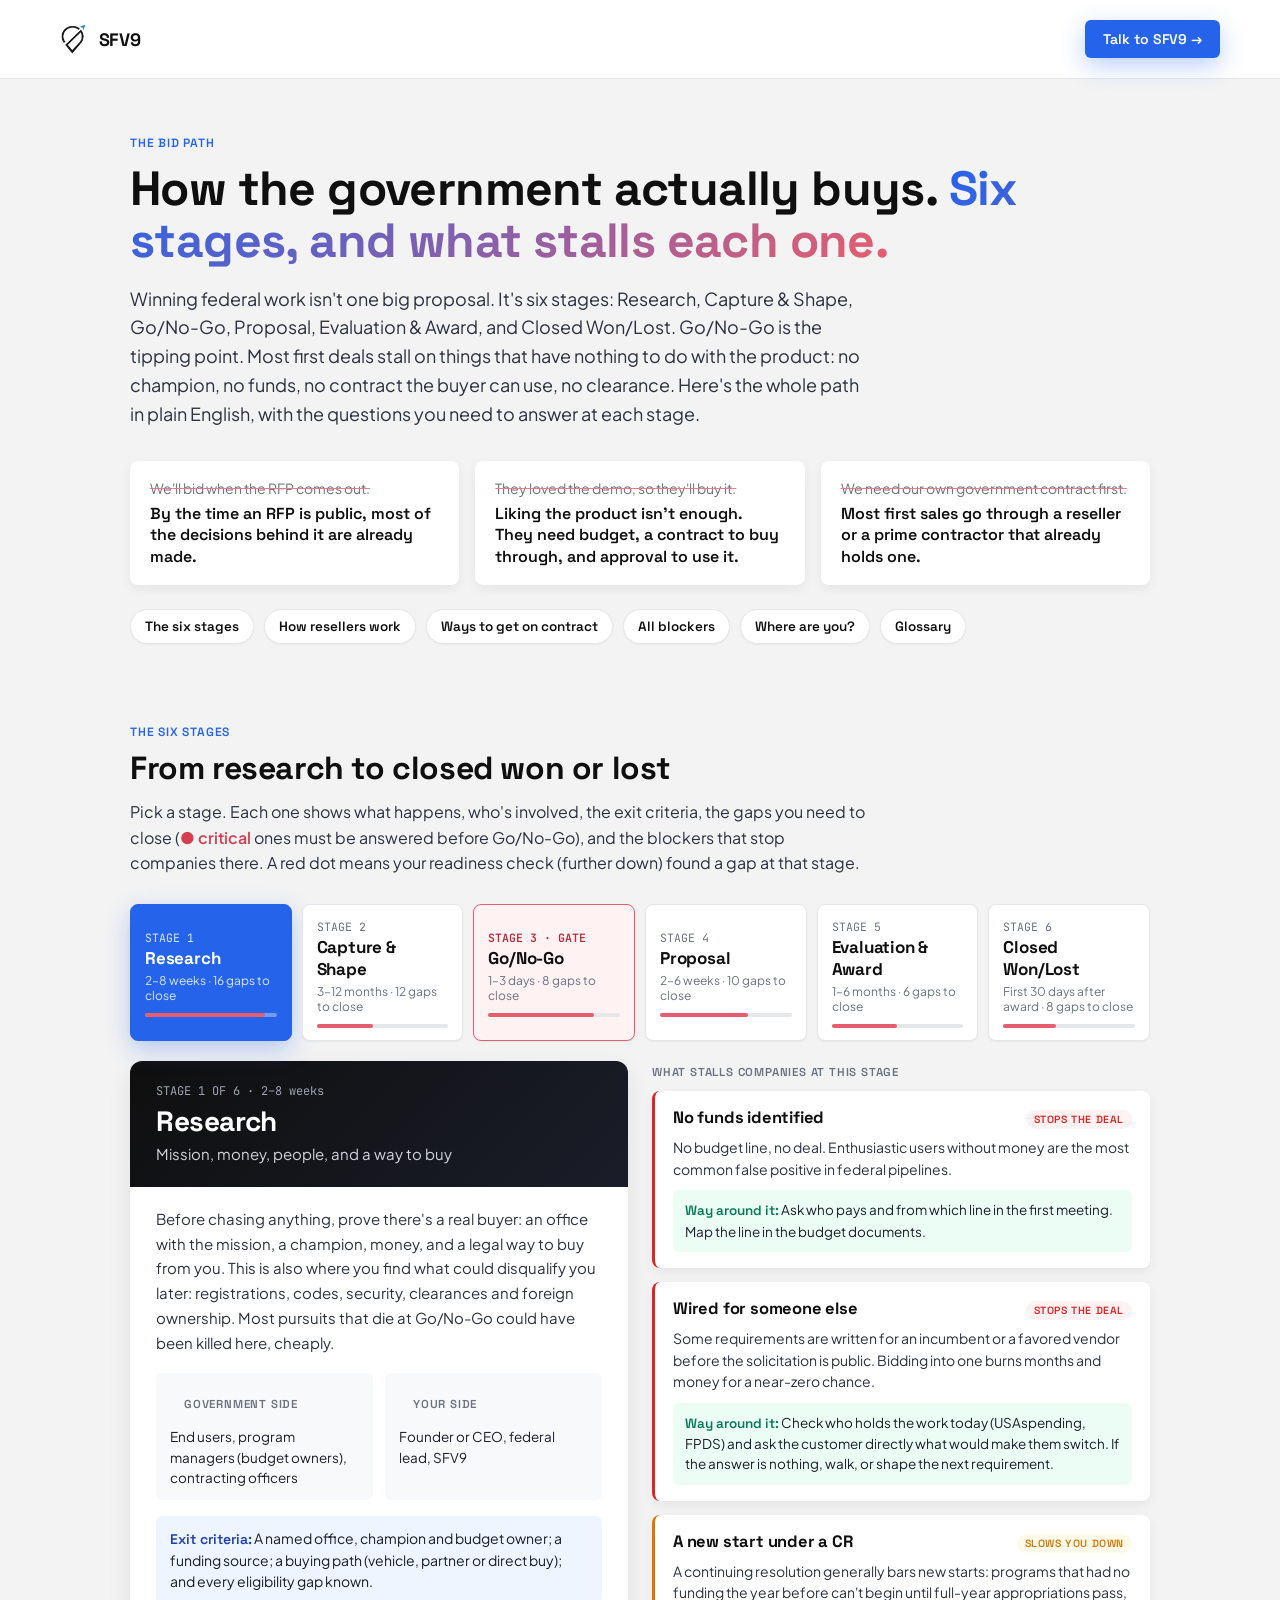
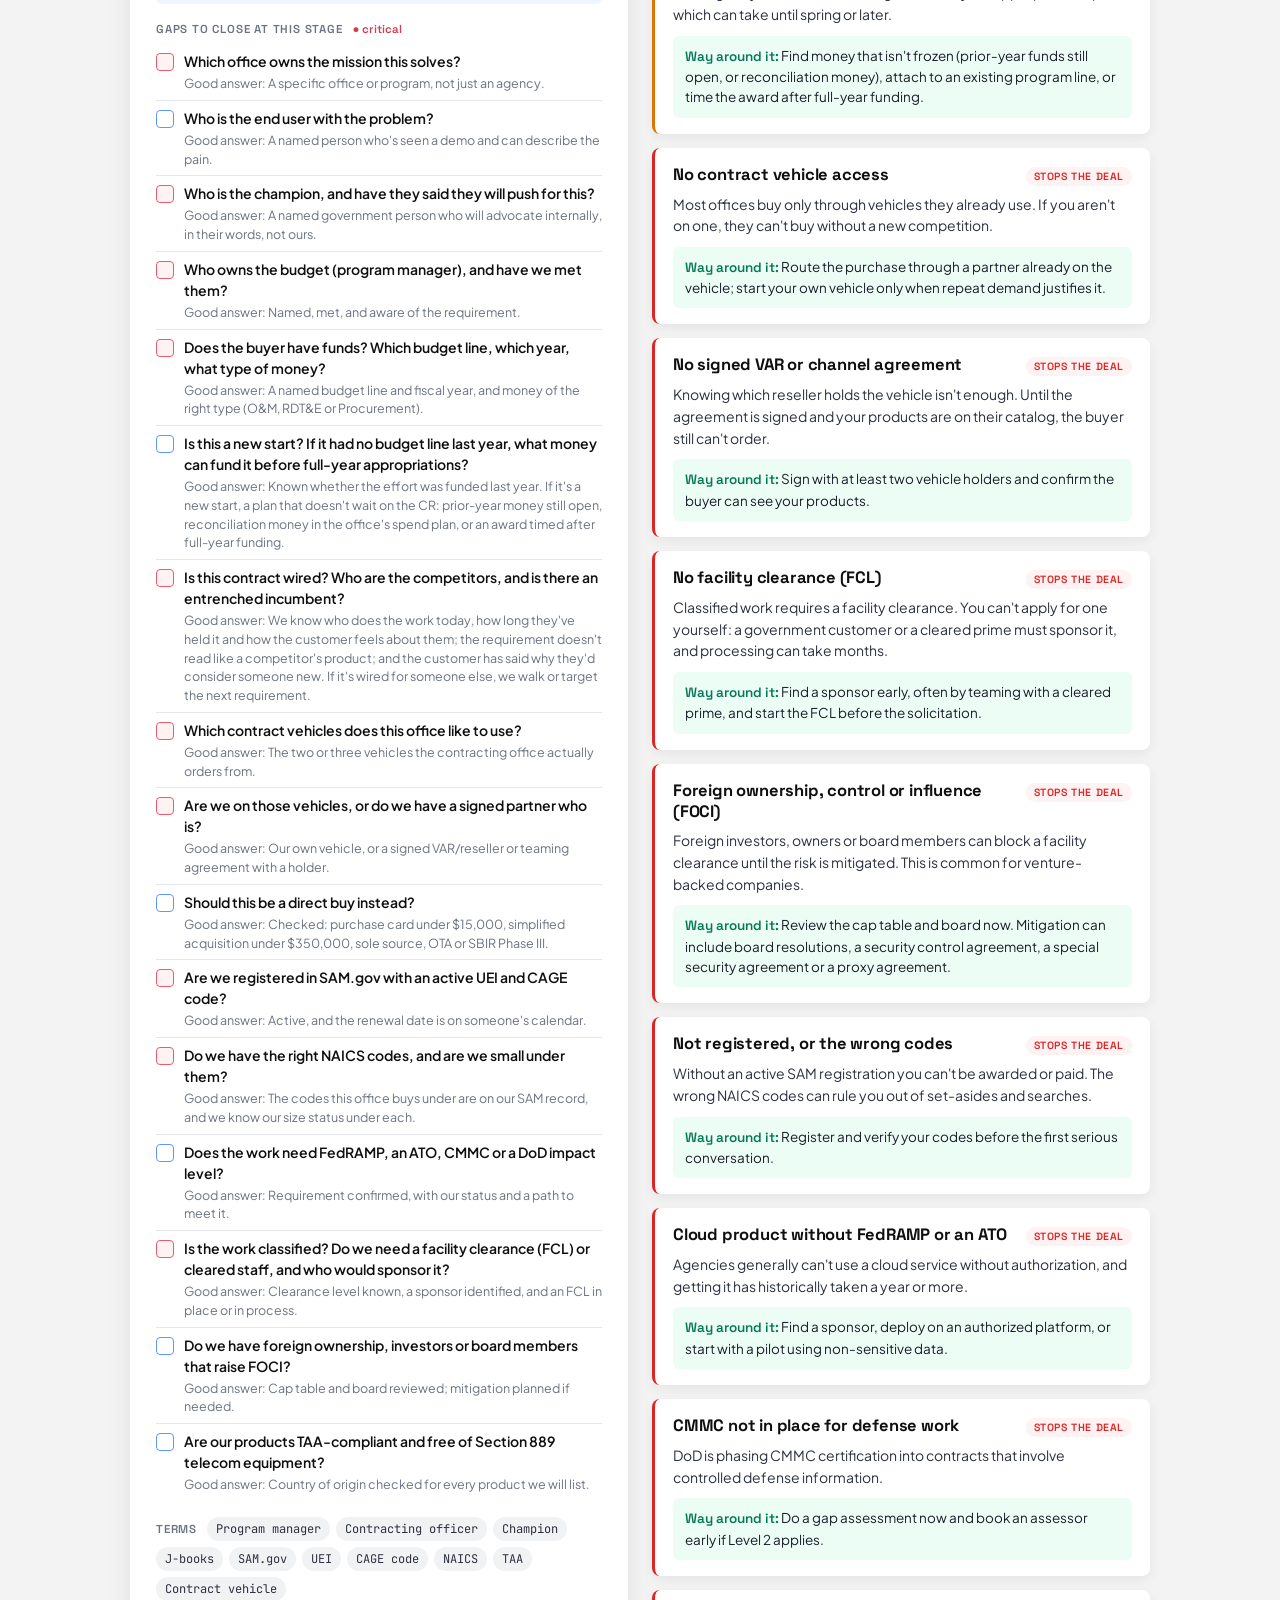
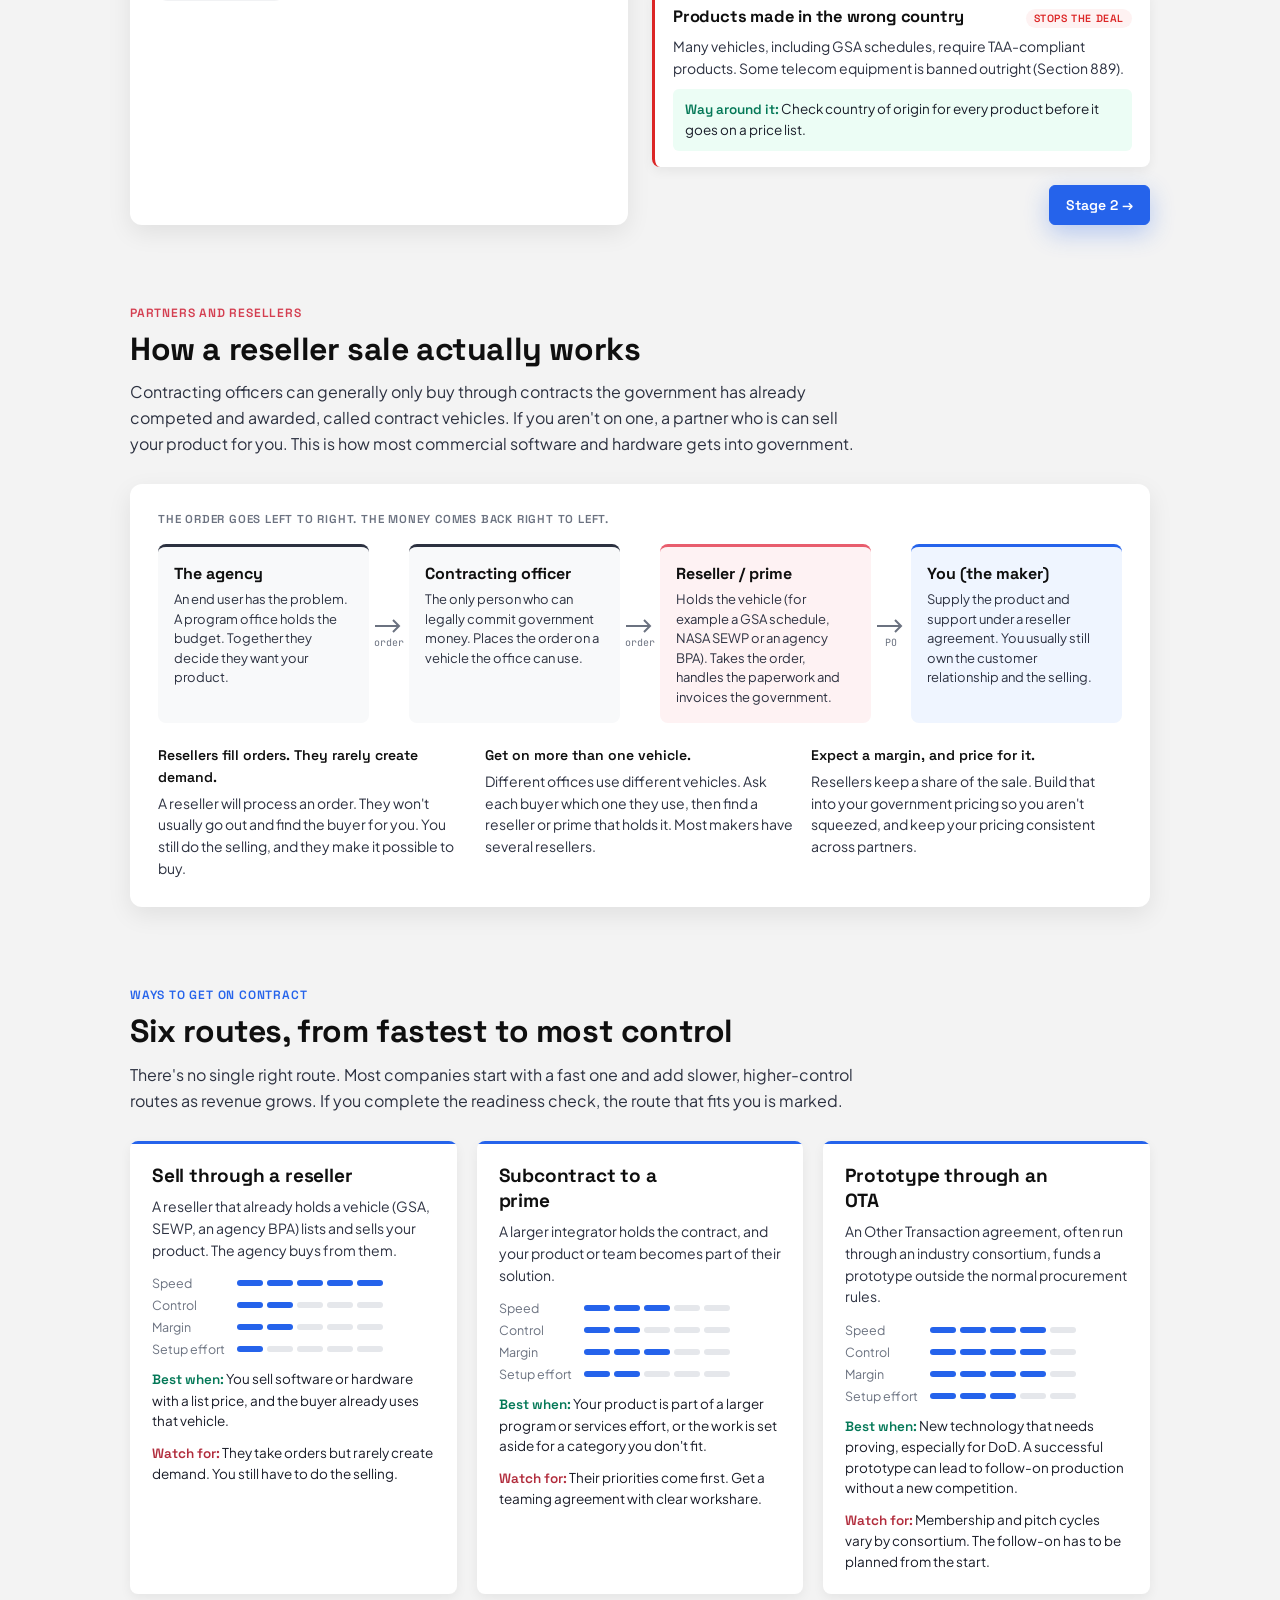
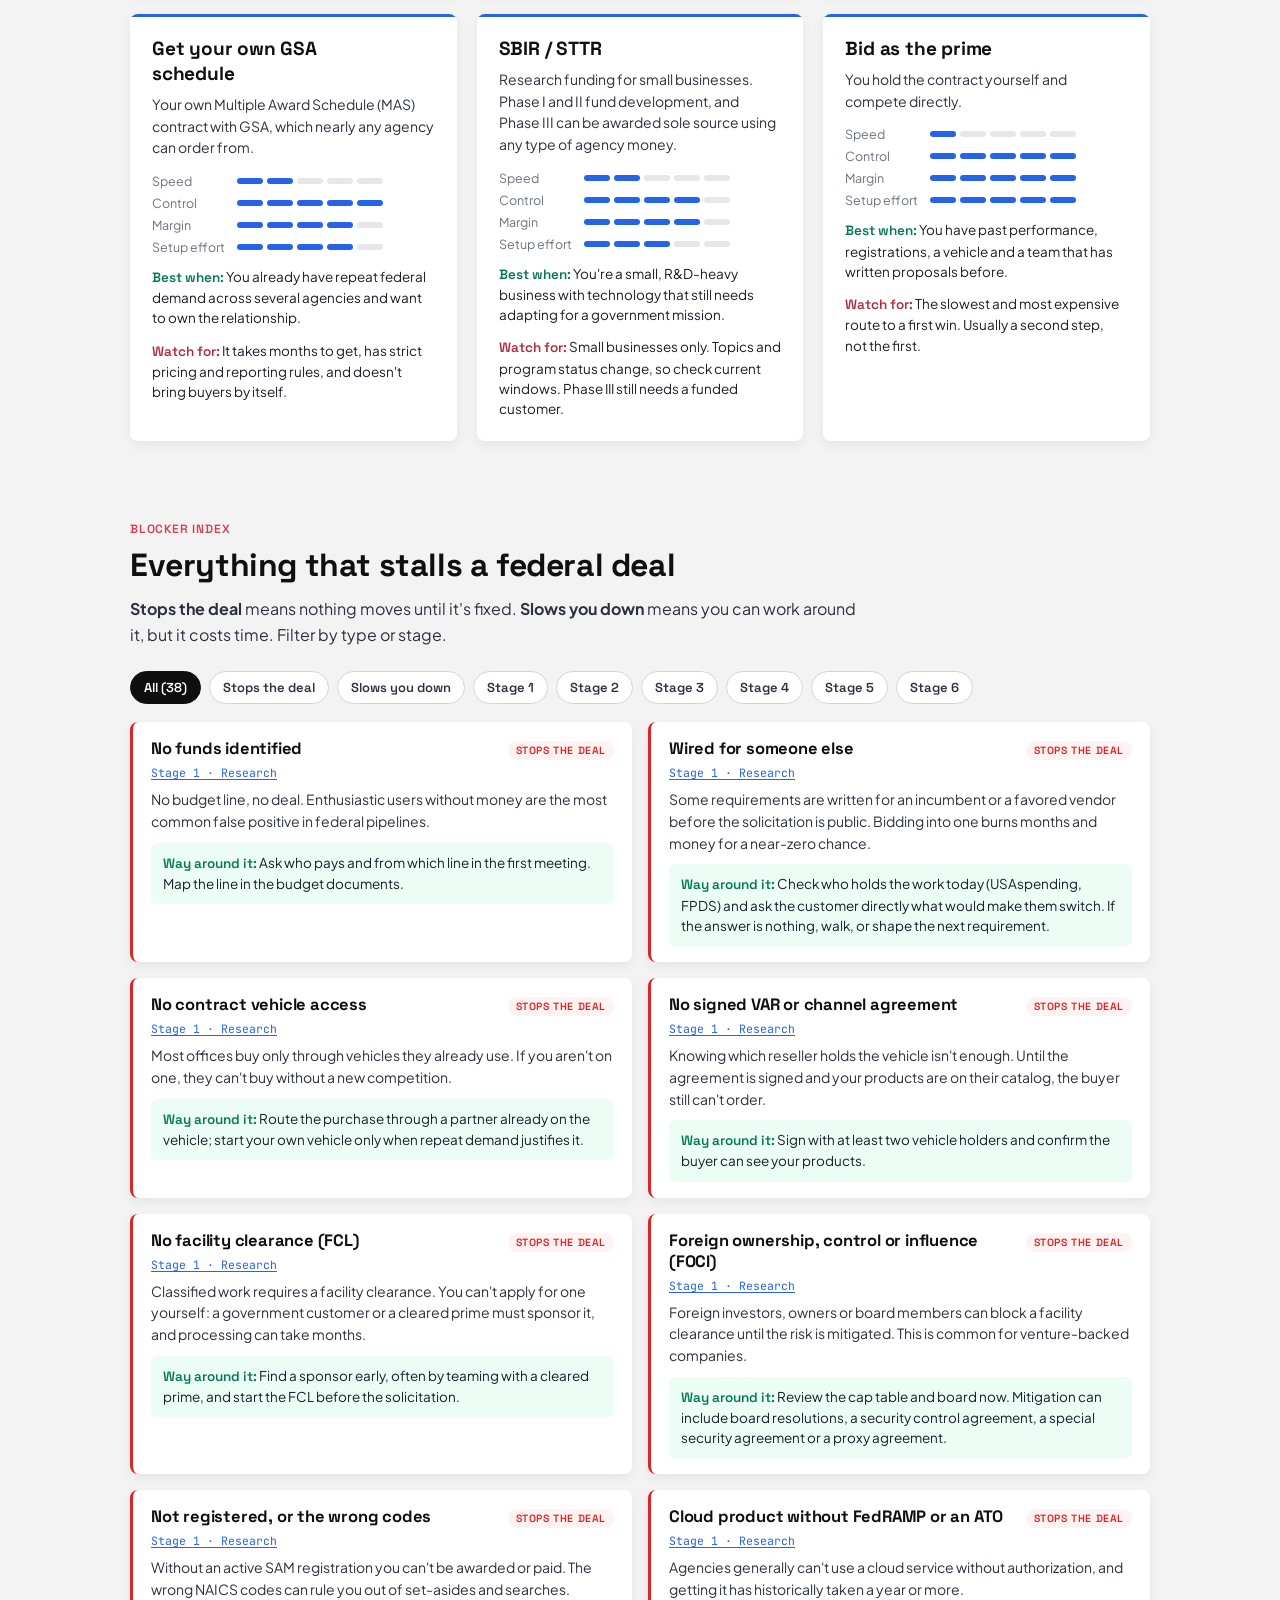
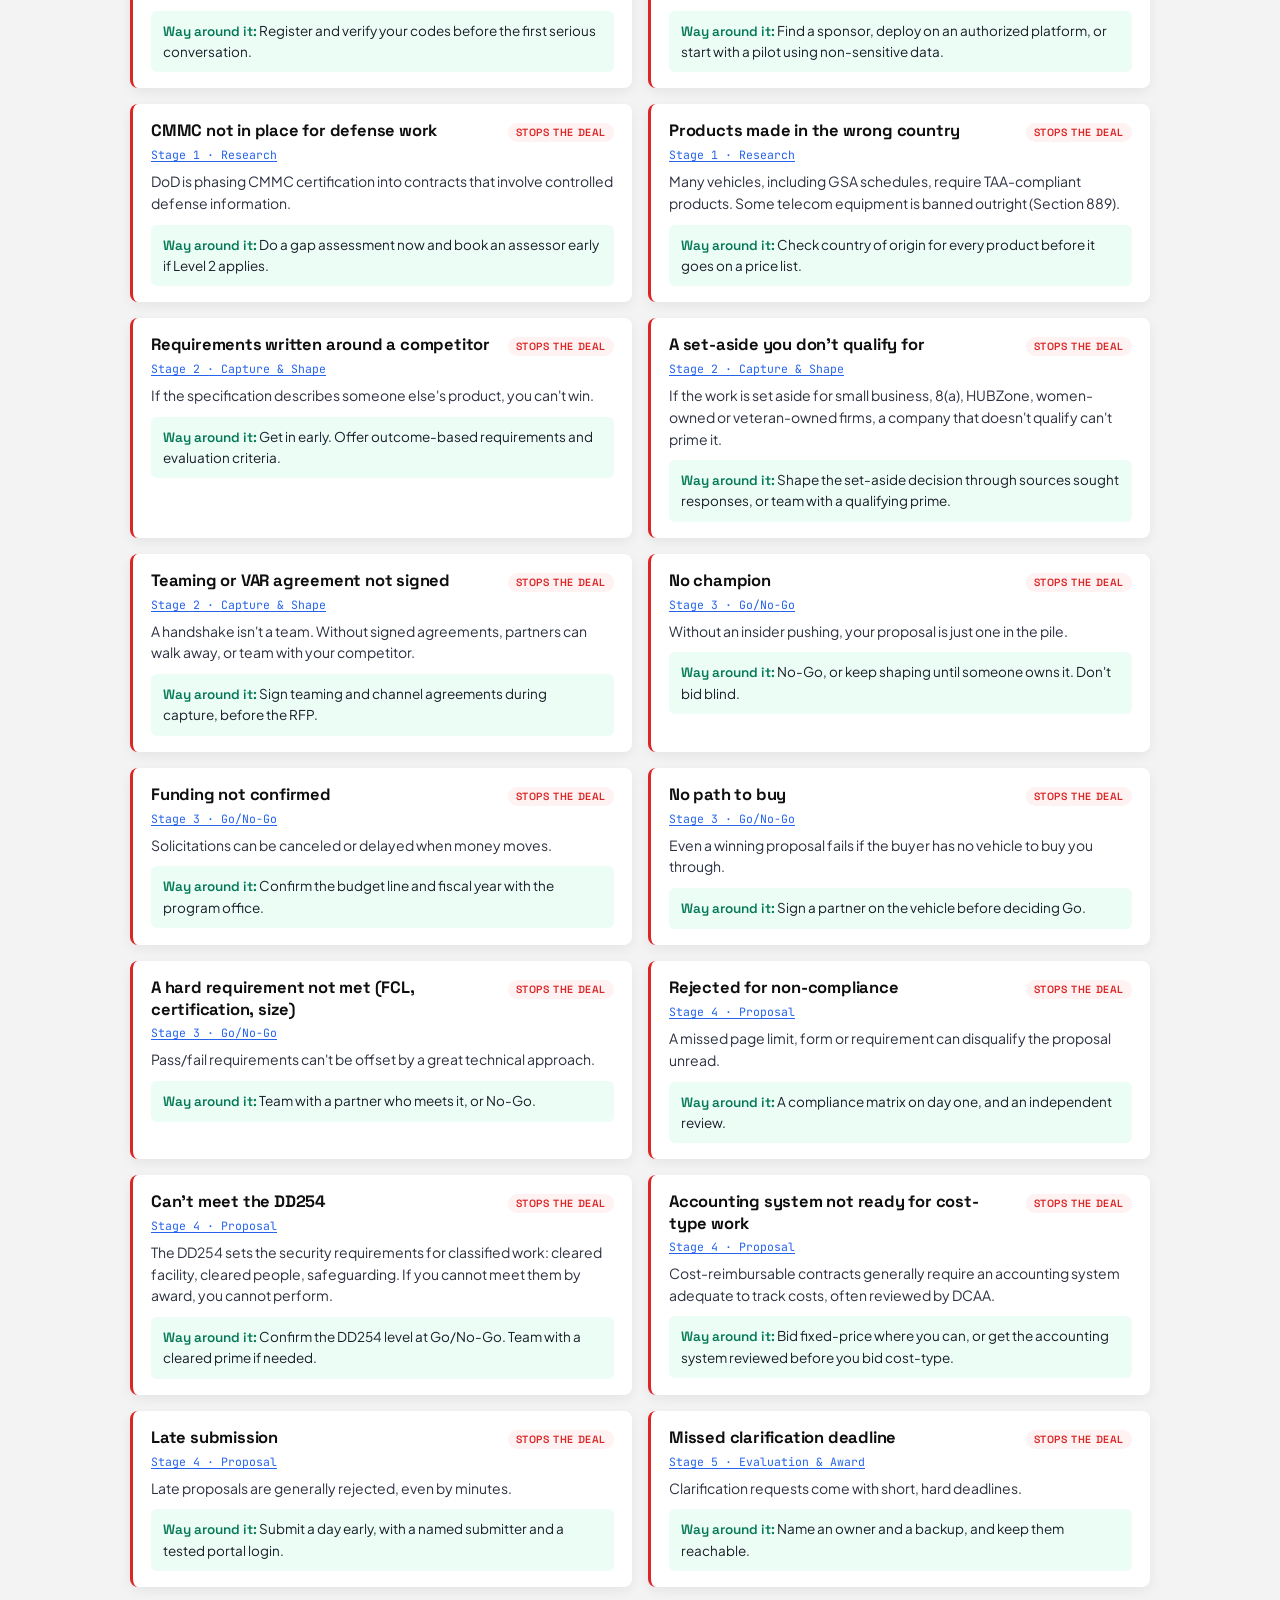
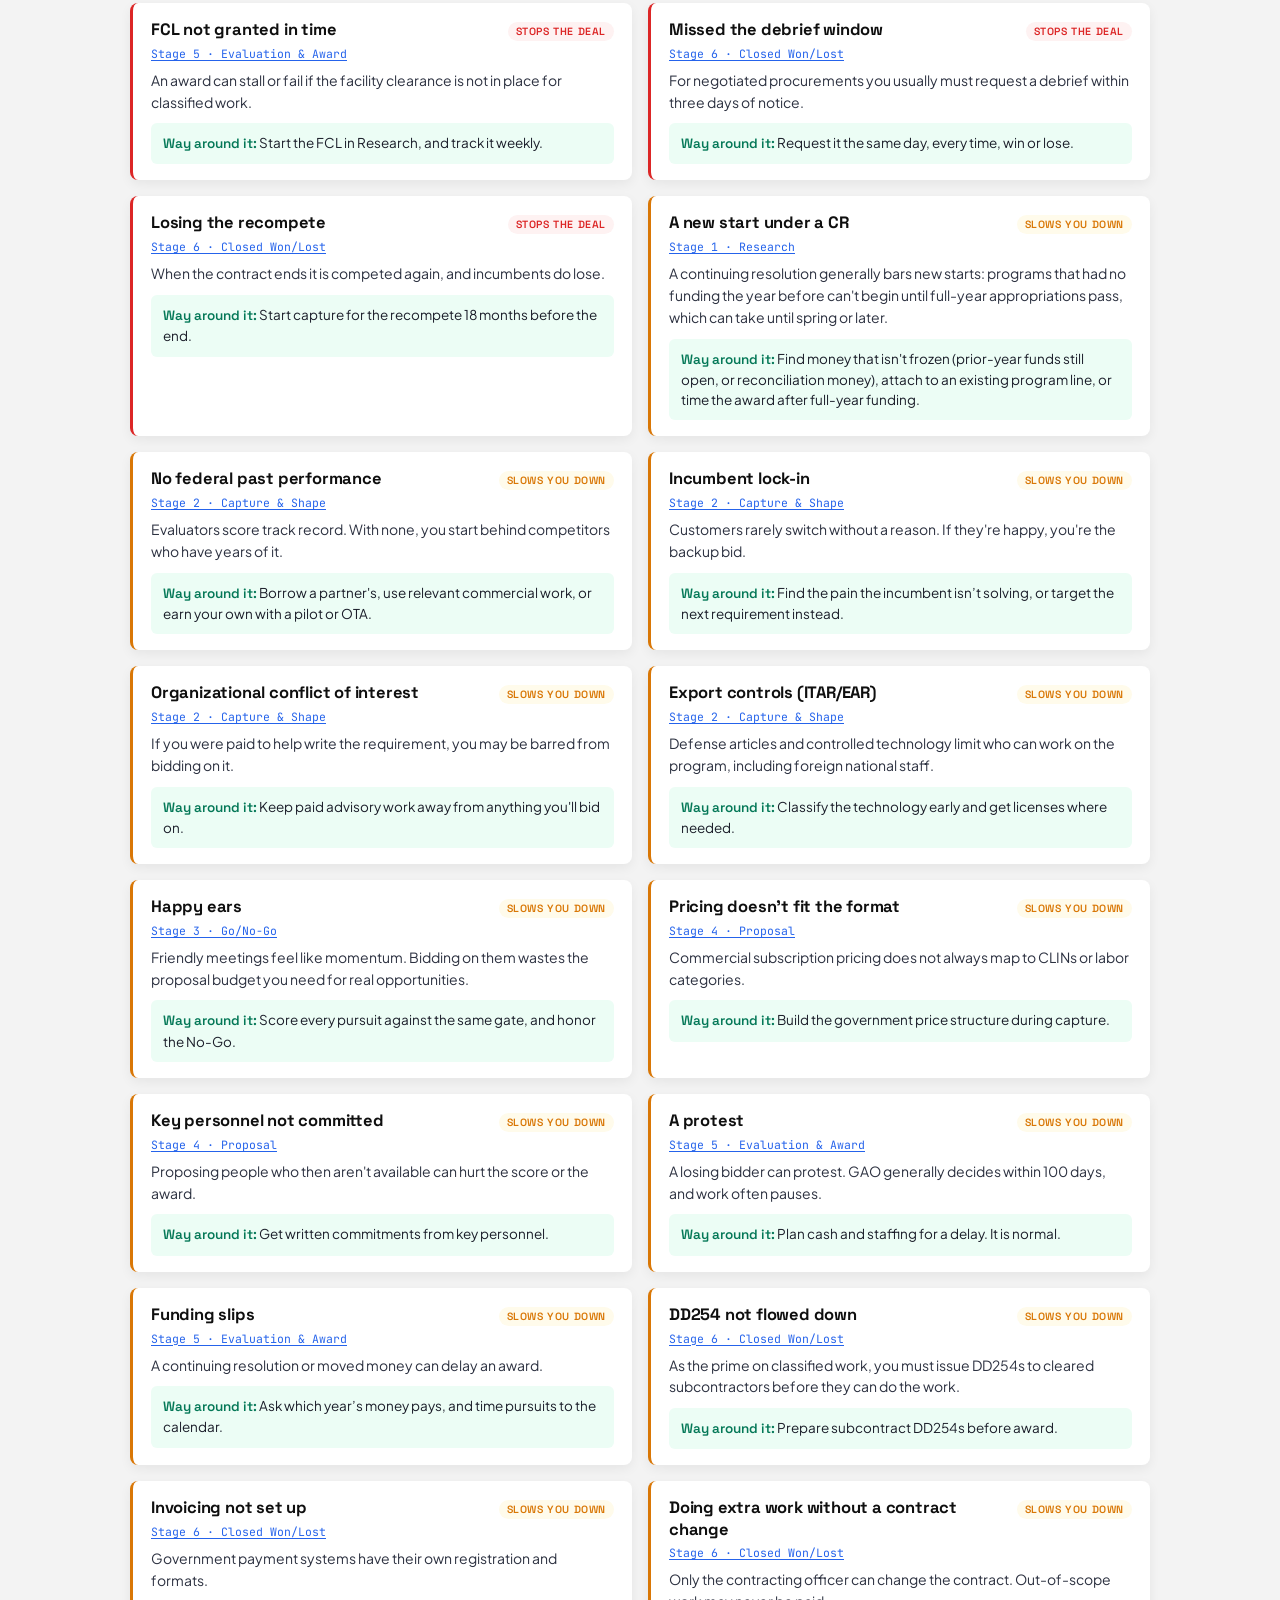
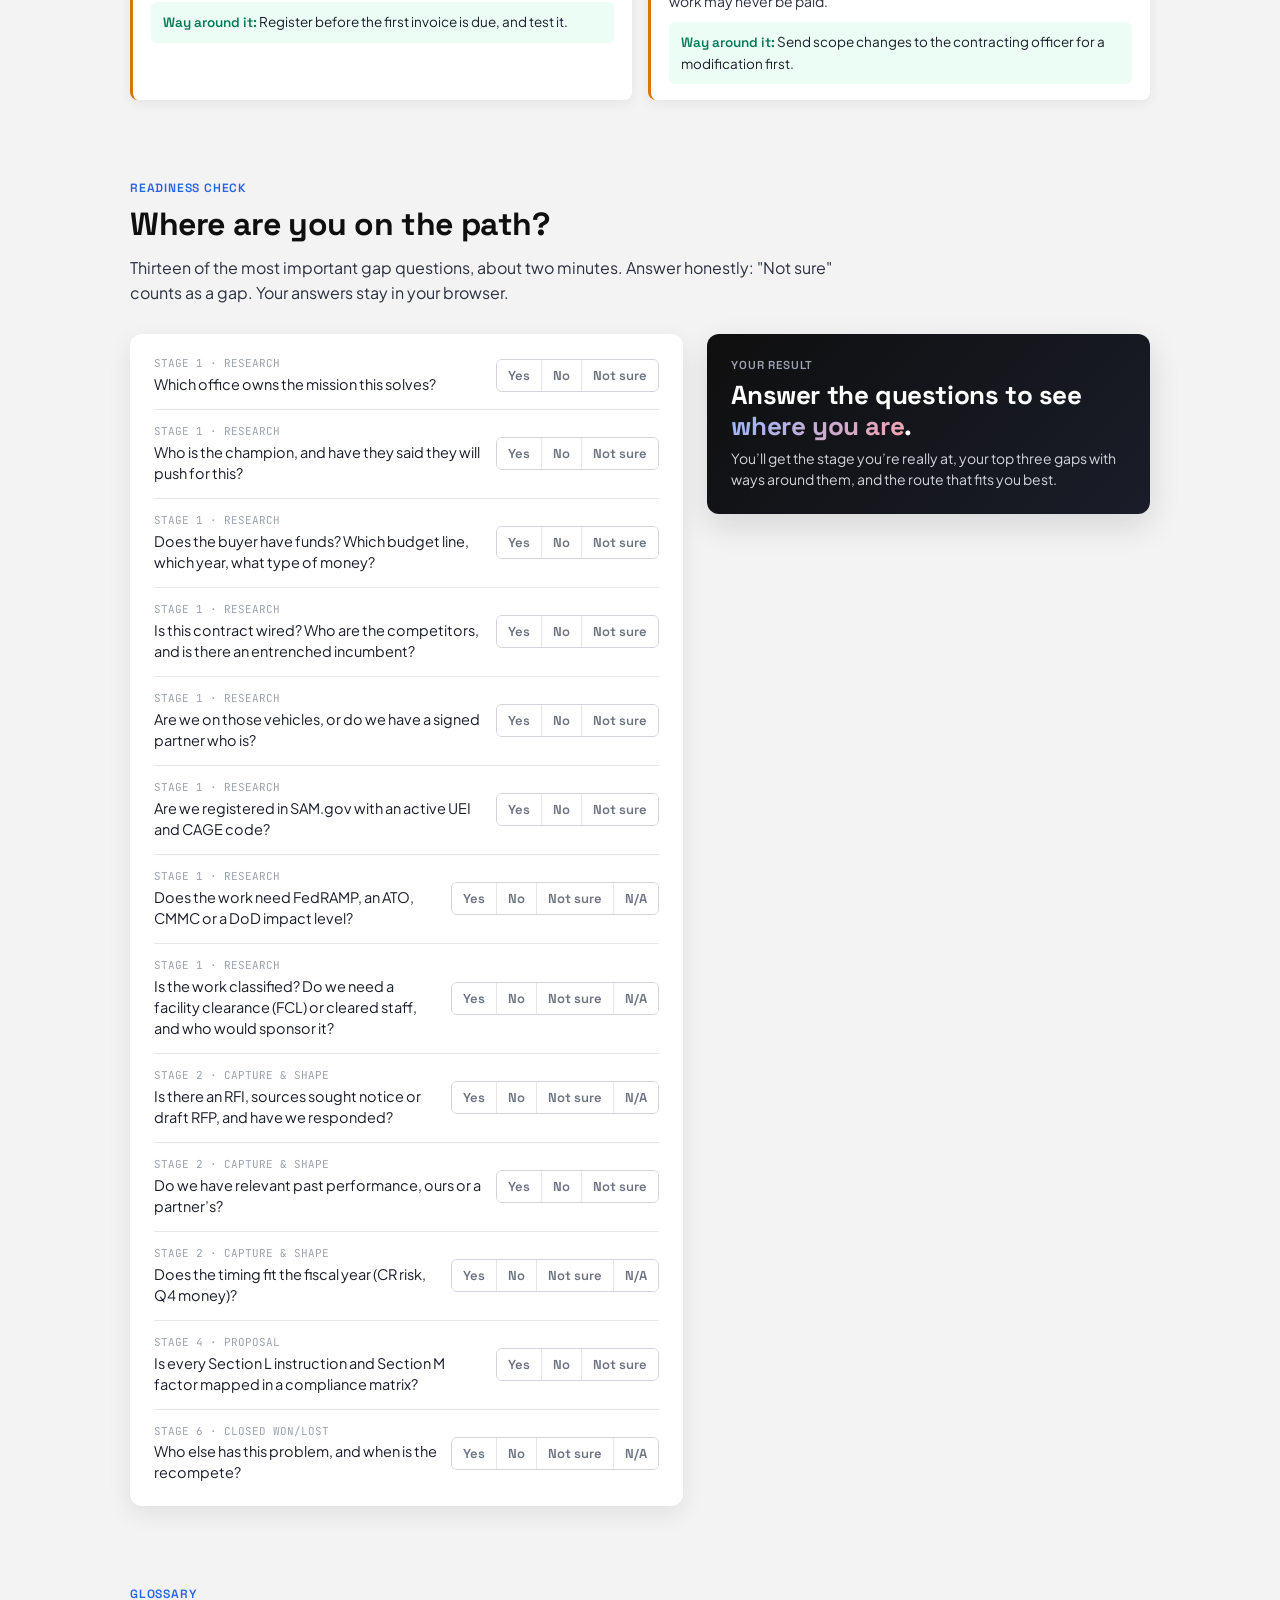
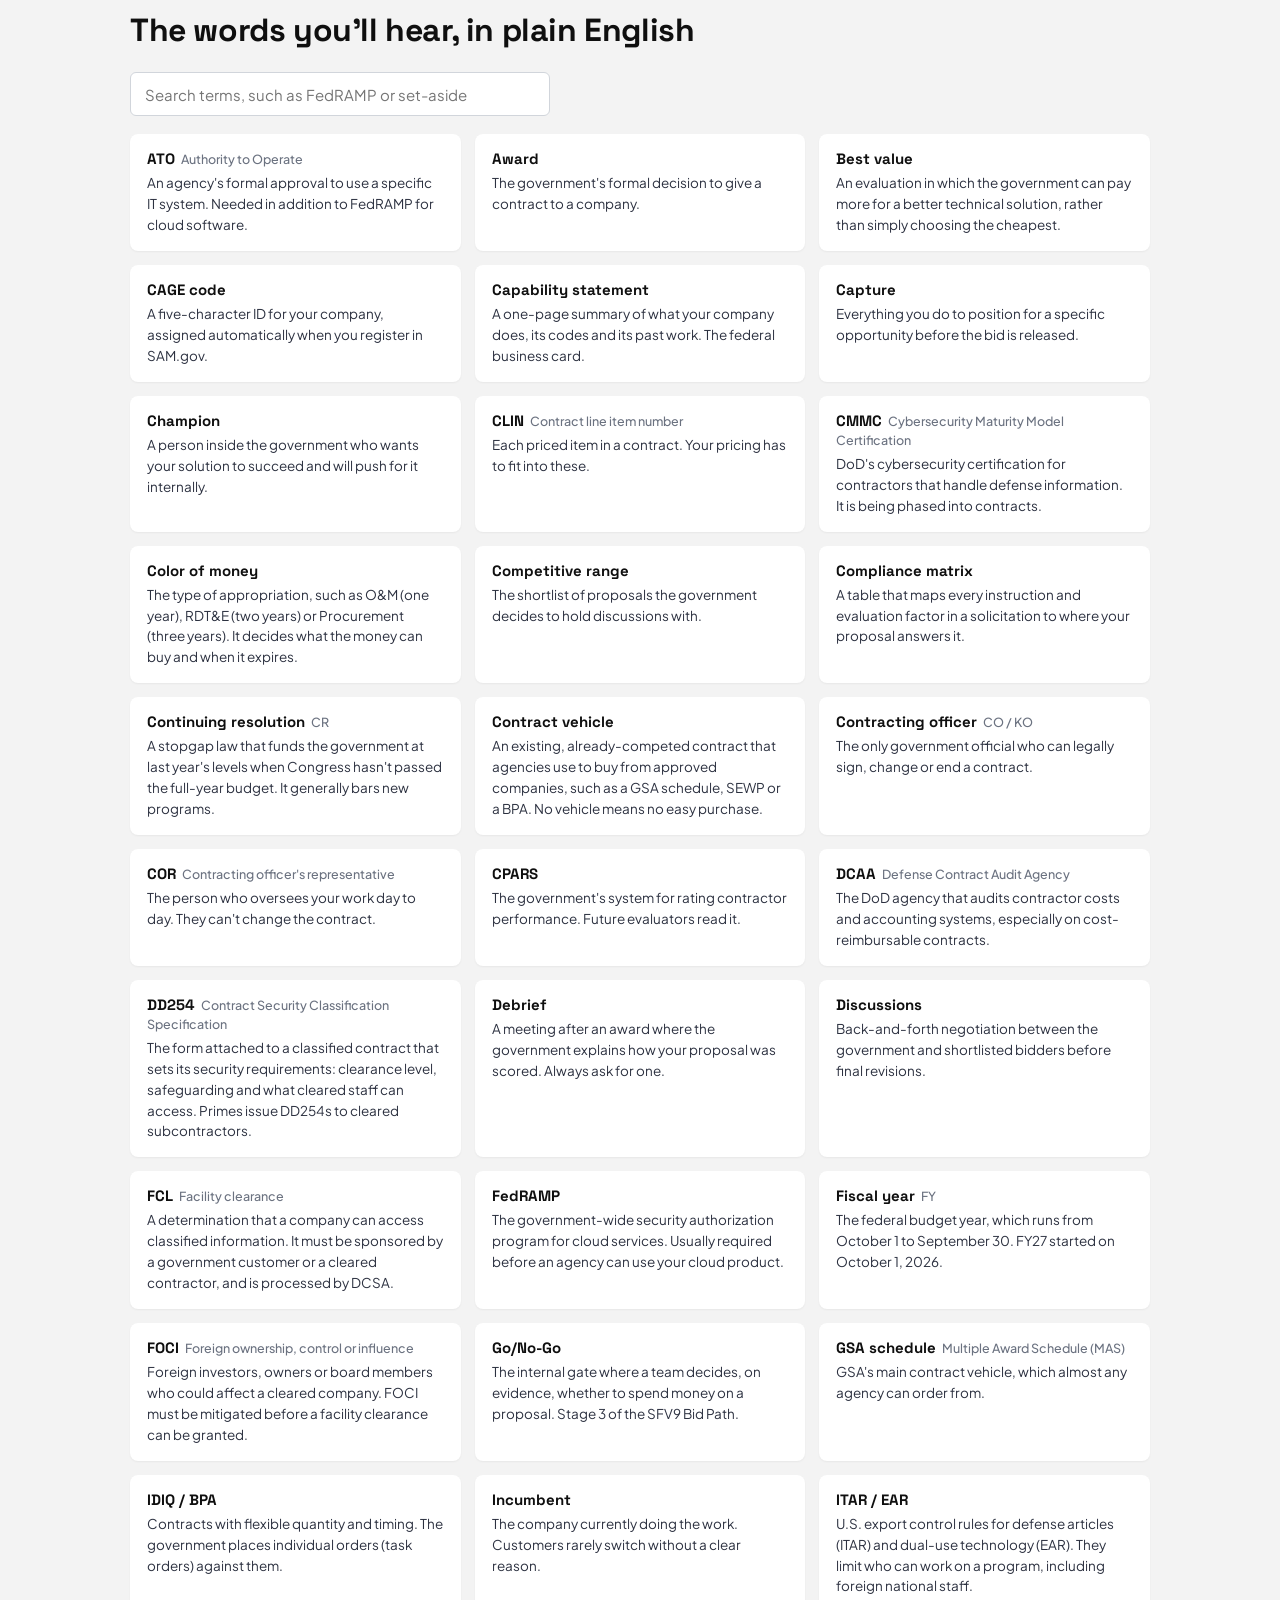
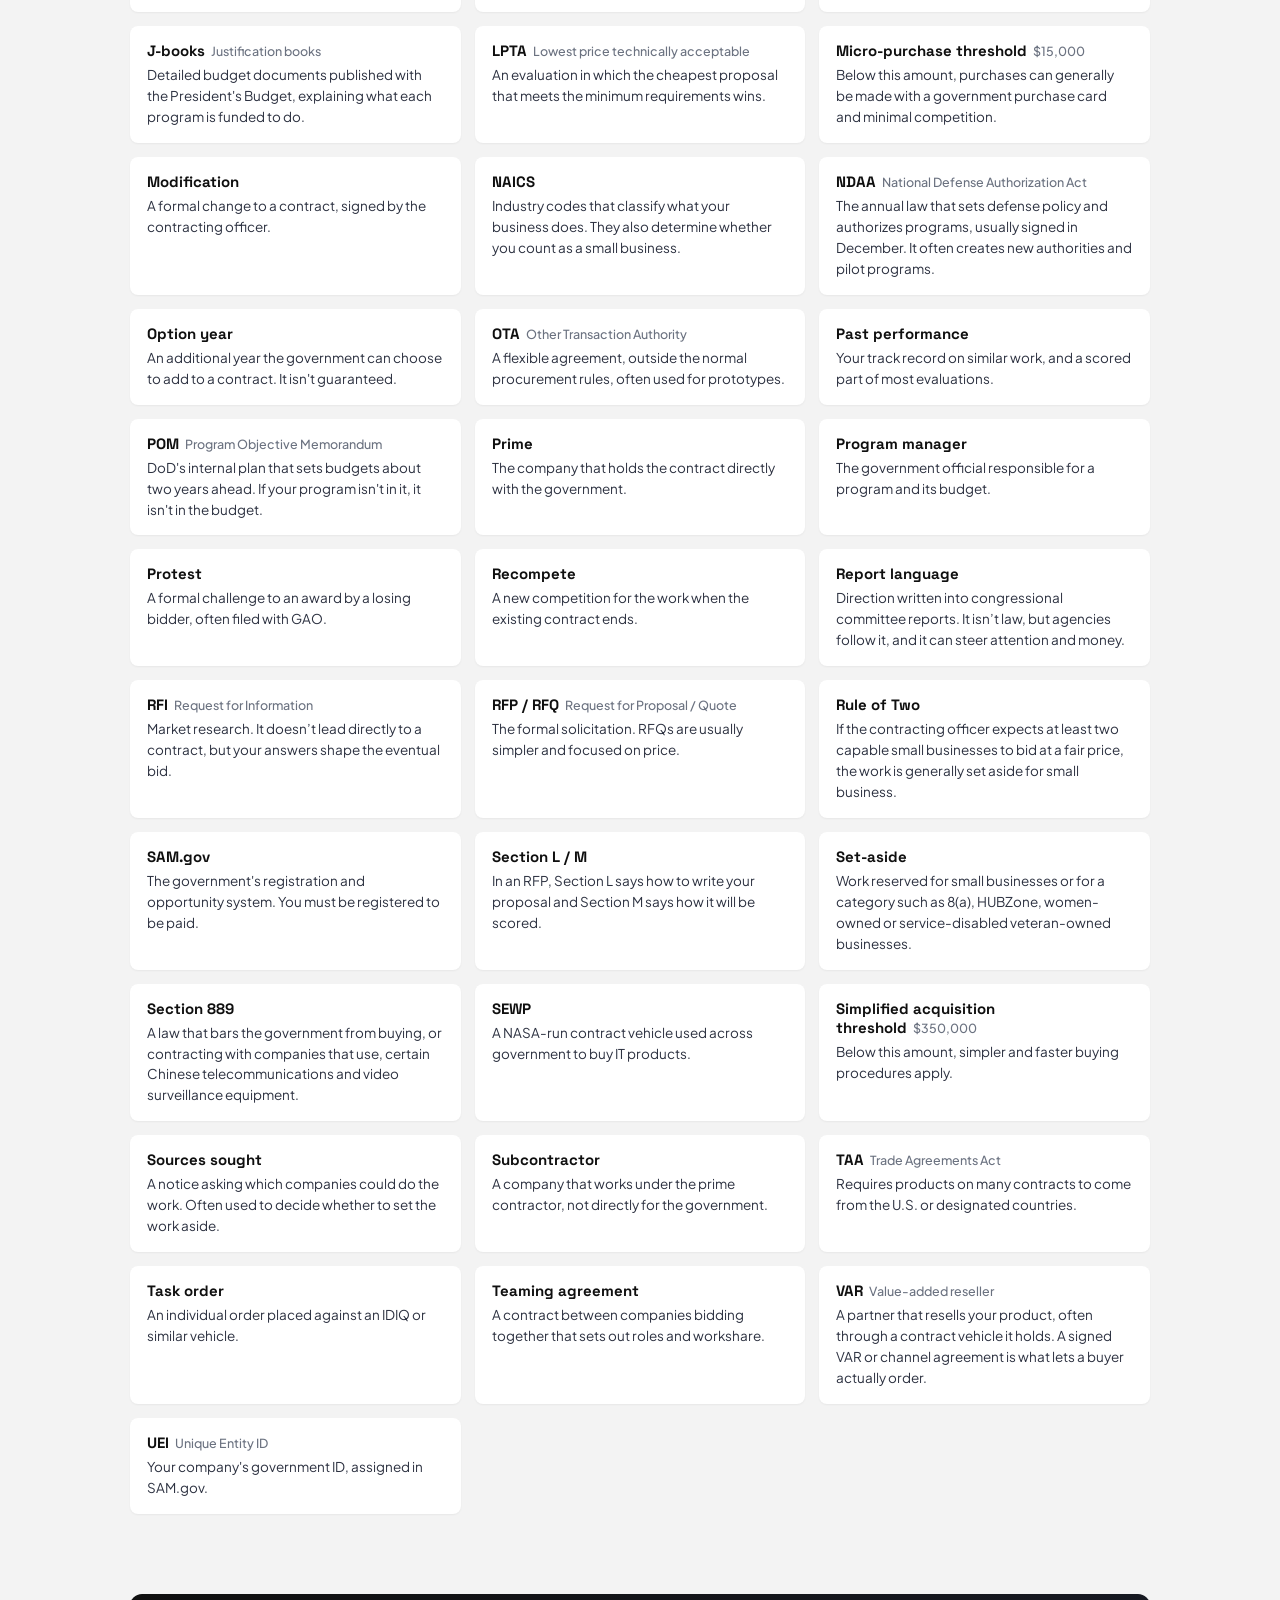
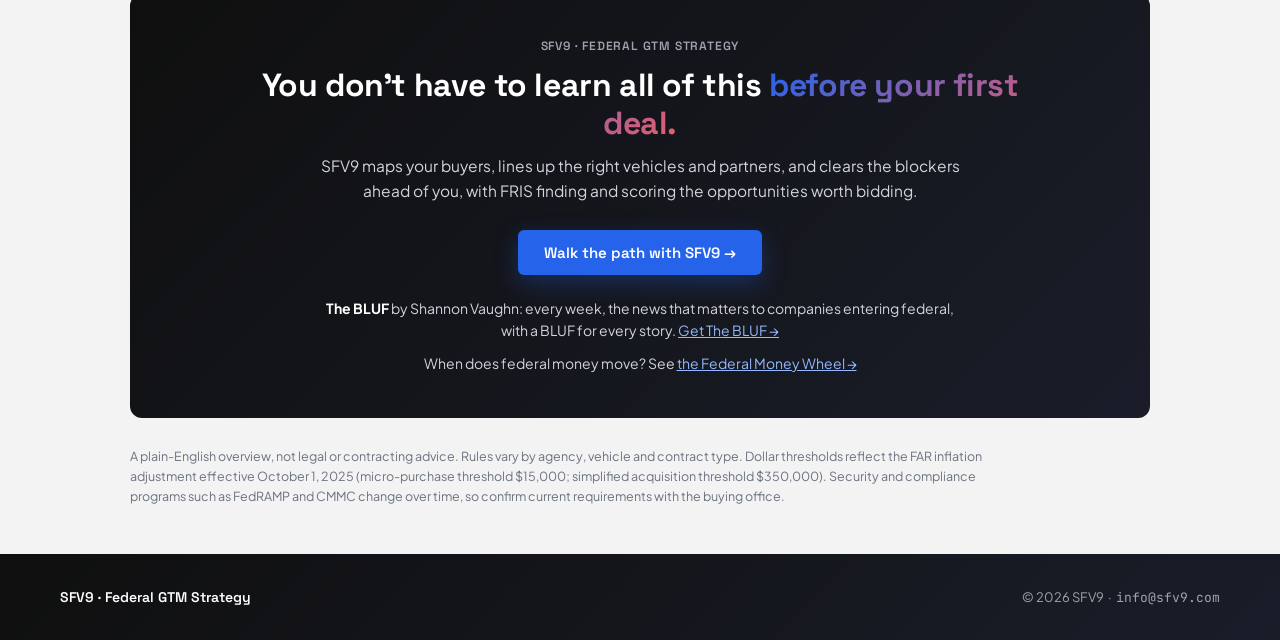
<file: bidpath/index.html>
<!DOCTYPE html><html lang="en"><head>
<meta charset="utf-8"><meta name="viewport" content="width=device-width, initial-scale=1.0">
<meta name="robots" content="noindex, nofollow">
<title>SFV9 — The Bid Path</title>
<meta name="description" content="The Bid Path — how the U.S. government actually buys, in six plain-English stages, with the blockers that stall first deals (contract vehicles, resellers, FedRAMP, CMMC, past performance) and how to get around them.">
<link rel="icon" type="image/png" sizes="32x32" href="/favicon-32.png">
<link rel="icon" type="image/png" sizes="16x16" href="/favicon-16.png">
<link rel="icon" type="image/png" href="/favicon.png">
<link rel="apple-touch-icon" sizes="180x180" href="/apple-touch-icon.png">
<link rel="stylesheet" href="/_ds/sfv9-design-system-6362146f-437f-41dc-b194-b18b08ce9086/tokens/fonts.css?v=1">
<link rel="stylesheet" href="/_ds/sfv9-design-system-6362146f-437f-41dc-b194-b18b08ce9086/tokens/colors.css?v=1">
<link rel="stylesheet" href="/_ds/sfv9-design-system-6362146f-437f-41dc-b194-b18b08ce9086/tokens/typography.css?v=1">
<link rel="stylesheet" href="/_ds/sfv9-design-system-6362146f-437f-41dc-b194-b18b08ce9086/tokens/spacing.css?v=1">
<link rel="stylesheet" href="/_ds/sfv9-design-system-6362146f-437f-41dc-b194-b18b08ce9086/tokens/effects.css?v=1">
<style>
  *{box-sizing:border-box;}
  html{color-scheme:light;scroll-behavior:smooth;}
  body{margin:0;font-family:var(--font-body);background:var(--ground);color:var(--text-strong);-webkit-font-smoothing:antialiased;}
  a{color:inherit;}
  h1,h2,h3,h4{font-family:var(--font-display);margin:0;}
  button,select,input{font:inherit;}

  /* ---- Header ---- */
  .site-header{display:flex;justify-content:space-between;align-items:center;padding:20px 60px;background:var(--paper);border-bottom:1px solid var(--border-subtle);position:sticky;top:0;z-index:10;}
  .brand{display:inline-flex;align-items:center;gap:12px;text-decoration:none;color:inherit;}
  .brand img{height:32px;width:auto;display:block;}
  .brand b{font-family:var(--font-display);font-weight:700;font-size:18px;letter-spacing:-0.3px;}
  .header-cta{font-family:var(--font-display);font-weight:600;font-size:14px;color:#fff;background:var(--accent);padding:10px 18px;border-radius:var(--radius-md);text-decoration:none;box-shadow:var(--shadow-blue);transition:transform var(--dur-normal) var(--ease-out),box-shadow var(--dur-normal);}
  .header-cta:hover{transform:var(--lift-sm);box-shadow:var(--shadow-blue-lg);}

  /* ---- Layout ---- */
  .wrap{max-width:1140px;margin:0 auto;padding:0 60px;}
  section{margin-top:80px;scroll-margin-top:90px;}
  .eyebrow{font-family:var(--font-display);font-weight:600;font-size:12px;text-transform:uppercase;letter-spacing:var(--ls-eyebrow);color:var(--accent);}
  .eyebrow.signal{color:var(--signal-hover);}
  .sec-title{font-weight:700;font-size:32px;line-height:1.15;letter-spacing:-0.4px;margin:10px 0 0;}
  .sec-lead{font-size:16px;line-height:1.6;color:var(--text-body);margin:12px 0 0;max-width:740px;}
  .grad{background:var(--gradient-brand);-webkit-background-clip:text;background-clip:text;-webkit-text-fill-color:transparent;}
  .lbl{font-family:var(--font-display);font-weight:600;font-size:11.5px;text-transform:uppercase;letter-spacing:var(--ls-eyebrow);color:var(--text-muted);}

  /* ---- Hero ---- */
  .hero{margin-top:0;padding-top:56px;}
  .hero h1{font-weight:700;font-size:48px;line-height:1.08;letter-spacing:-0.6px;margin:12px 0 0;max-width:920px;}
  .hero .lead{font-size:18px;line-height:1.6;color:var(--text-body);margin:18px 0 0;max-width:740px;}
  .myths{display:grid;grid-template-columns:repeat(3,1fr);gap:16px;margin-top:32px;}
  .myth{background:var(--paper);border-radius:var(--radius-lg);box-shadow:var(--shadow-sm);padding:18px 20px;}
  .myth .no{font-size:14px;color:var(--text-muted);text-decoration:line-through;text-decoration-color:var(--coral-400);}
  .myth .yes{font-family:var(--font-display);font-weight:600;font-size:16px;line-height:1.35;margin-top:6px;}
  .jump{display:flex;flex-wrap:wrap;gap:10px;margin-top:24px;}
  .jump a{font-family:var(--font-display);font-weight:600;font-size:13.5px;text-decoration:none;padding:8px 14px;border-radius:var(--radius-pill);background:var(--paper);box-shadow:var(--shadow-xs);border:1px solid var(--border-subtle);}
  .jump a:hover{border-color:var(--accent);color:var(--accent);}

  /* ---- Stepper ---- */
  .stepper{display:grid;grid-template-columns:repeat(6,1fr);gap:10px;margin-top:28px;position:relative;}
  .step{position:relative;text-align:left;background:var(--paper);border:1px solid var(--border-subtle);border-radius:var(--radius-lg);padding:14px 14px 12px;cursor:pointer;box-shadow:var(--shadow-xs);transition:transform var(--dur-fast),box-shadow var(--dur-fast),border-color var(--dur-fast);color:inherit;}
  .step:hover{transform:var(--lift-sm);box-shadow:var(--shadow-sm);}
  .step:focus-visible{outline:none;box-shadow:var(--focus-ring);}
  .step .num{font-family:var(--font-mono);font-size:11.5px;color:var(--text-muted);}
  .step .nm{font-family:var(--font-display);font-weight:700;font-size:17px;letter-spacing:-0.2px;margin-top:2px;}
  .step .tm{font-size:12px;color:var(--text-muted);margin-top:4px;}
  .step .bar{height:4px;border-radius:2px;background:var(--ink-200);margin-top:10px;}
  .step.on{border-color:var(--accent);box-shadow:var(--shadow-blue);background:var(--accent);color:#fff;}
  .step.on .num,.step.on .tm{color:var(--blue-100);}
  .step.on .bar{background:rgba(255,255,255,0.35);}
  .step .bar i{display:block;height:100%;border-radius:2px;background:var(--signal);}
  .step.gate{border-color:var(--signal);background:var(--signal-soft);}
  .step.gate .num{color:var(--coral-700);font-weight:600;}
  .step.gate.on{background:var(--signal);border-color:var(--signal);box-shadow:var(--shadow-coral);}
  .step.gate.on .num{color:#fff;}
  .exitc{margin-top:16px;padding:12px 14px;background:var(--accent-soft);border-radius:var(--radius-md);font-size:14px;line-height:1.5;color:var(--ink-800);}
  .exitc b{font-family:var(--font-display);font-weight:600;color:var(--accent-press);}
  .need li b{display:block;font-weight:600;color:var(--ink-900);}
  .need li small{display:block;font-size:12.5px;color:var(--text-muted);margin-top:2px;}
  .need li.crit::before{border-color:var(--signal);background:var(--signal-soft);}
  .crit-key{color:var(--signal-hover);text-transform:none;letter-spacing:0;font-weight:600;margin-left:6px;}
  .step .flagdot{position:absolute;top:10px;right:10px;width:9px;height:9px;border-radius:50%;background:var(--signal);display:none;}
  .step.blocked .flagdot{display:block;}

  .stage{display:grid;grid-template-columns:minmax(0,1fr) minmax(0,1fr);gap:24px;margin-top:20px;}
  .card{background:var(--paper);border-radius:var(--radius-xl);box-shadow:var(--shadow-md);overflow:hidden;}
  .stage-head{background:var(--gradient-ink);color:#fff;padding:22px 26px;}
  .stage-head .k{font-family:var(--font-mono);font-size:12px;color:var(--text-on-dark-dim);}
  .stage-head h3{font-size:28px;font-weight:700;letter-spacing:-0.4px;margin-top:4px;}
  .stage-head .sub{font-size:15px;color:var(--ink-300);margin-top:4px;line-height:1.45;}
  .stage-body{padding:20px 26px 24px;}
  .stage-body > p{margin:0;font-size:15px;line-height:1.65;color:var(--text-body);}
  .who{display:grid;grid-template-columns:1fr 1fr;gap:12px;margin-top:18px;}
  .who div{background:var(--surface-sunken);border-radius:var(--radius-md);padding:12px 14px;}
  .who p{margin:4px 0 0;font-size:13.5px;line-height:1.5;color:var(--ink-800);}
  .need{margin-top:18px;}
  .need ul{list-style:none;margin:8px 0 0;padding:0;}
  .need li{display:flex;gap:10px;align-items:flex-start;font-size:14px;line-height:1.5;color:var(--ink-800);padding:7px 0;border-bottom:1px solid var(--border-subtle);}
  .need li:last-child{border-bottom:none;}
  .need li::before{content:"";flex:none;width:16px;height:16px;border:1.5px solid var(--blue-400);border-radius:4px;margin-top:2px;}
  .asks{margin-top:18px;background:var(--accent-soft);border-left:3px solid var(--accent);border-radius:var(--radius-lg);padding:14px 18px;}
  .asks .lbl{color:var(--accent-press);}
  .asks ul{margin:8px 0 0;padding:0 0 0 18px;}
  .asks li{font-size:14px;line-height:1.5;color:var(--ink-800);margin-bottom:5px;}
  .terms{display:flex;flex-wrap:wrap;gap:6px;margin-top:16px;}
  .term{font-family:var(--font-mono);font-size:12px;padding:4px 9px;border-radius:var(--radius-pill);background:var(--ink-100);border:none;color:var(--ink-700);cursor:pointer;}
  .term:hover{background:var(--blue-100);color:var(--blue-800);}

  .blk-col{display:flex;flex-direction:column;gap:14px;}
  .blk-col > .lbl{margin:4px 0 -2px;}
  .blocker{background:var(--paper);border-radius:var(--radius-lg);box-shadow:var(--shadow-sm);padding:16px 18px;border-left:3px solid var(--warning-fg);}
  .blocker.stop{border-left-color:var(--danger-fg);}
  .blocker .top{display:flex;justify-content:space-between;gap:10px;align-items:baseline;}
  .blocker h4{font-size:16.5px;font-weight:700;letter-spacing:-0.2px;line-height:1.3;}
  .sev{flex:none;font-family:var(--font-display);font-weight:600;font-size:10.5px;letter-spacing:0.6px;text-transform:uppercase;padding:3px 8px;border-radius:var(--radius-pill);background:var(--warning-bg);color:var(--warning-fg);white-space:nowrap;}
  .sev.stop{background:var(--danger-bg);color:var(--danger-fg);}
  .blocker p{margin:8px 0 0;font-size:14px;line-height:1.55;color:var(--text-body);}
  .blocker .fix{margin-top:10px;padding:10px 12px;background:var(--success-bg);border-radius:var(--radius-md);font-size:13.5px;line-height:1.5;color:var(--ink-800);}
  .blocker .fix b{color:var(--success-fg);font-family:var(--font-display);font-weight:600;}
  .stage-nav{display:flex;justify-content:space-between;gap:10px;margin-top:4px;}
  .btn{font-family:var(--font-display);font-weight:600;font-size:14px;padding:10px 16px;border-radius:var(--radius-md);border:1px solid var(--border-default);background:var(--paper);color:var(--text-strong);cursor:pointer;}
  .btn:hover{border-color:var(--accent);color:var(--accent);}
  .btn.primary{background:var(--accent);border-color:var(--accent);color:#fff;box-shadow:var(--shadow-blue);}
  .btn.primary:hover{color:#fff;background:var(--accent-hover);}
  .btn:disabled{opacity:0.4;cursor:default;}

  /* ---- Reseller flow ---- */
  .flow{background:var(--paper);border-radius:var(--radius-xl);box-shadow:var(--shadow-md);padding:28px;margin-top:28px;}
  .flow-row{display:grid;grid-template-columns:1fr 40px 1fr 40px 1fr 40px 1fr;align-items:stretch;margin-top:18px;}
  .node{border-radius:var(--radius-lg);padding:16px;background:var(--surface-sunken);border-top:3px solid var(--ink-700);}
  .node.you{background:var(--accent-soft);border-top-color:var(--accent);}
  .node.res{background:var(--signal-soft);border-top-color:var(--signal);}
  .node .who-n{font-family:var(--font-display);font-weight:700;font-size:16px;}
  .node .role{font-size:13px;line-height:1.5;color:var(--text-body);margin-top:6px;}
  .arrow{display:flex;flex-direction:column;align-items:center;justify-content:center;gap:2px;font-size:10px;color:var(--text-muted);font-family:var(--font-mono);}
  .arrow svg{width:28px;height:16px;}
  .flow-notes{display:grid;grid-template-columns:repeat(3,1fr);gap:16px;margin-top:22px;}
  .flow-notes div{font-size:14px;line-height:1.55;color:var(--text-body);}
  .flow-notes b{display:block;font-family:var(--font-display);font-weight:600;color:var(--text-strong);margin-bottom:4px;}

  /* ---- Routes ---- */
  .routes{display:grid;grid-template-columns:repeat(3,1fr);gap:20px;margin-top:28px;}
  .route{background:var(--paper);border-radius:var(--radius-lg);box-shadow:var(--shadow-sm);padding:22px;display:flex;flex-direction:column;position:relative;overflow:hidden;transition:transform var(--dur-normal) var(--ease-out),box-shadow var(--dur-normal);}
  .route:hover{transform:var(--lift);box-shadow:var(--shadow-lg);}
  .route::before{content:"";position:absolute;top:0;left:0;right:0;height:3px;background:var(--accent);}
  .route.rec::before{background:var(--signal);height:4px;}
  .route .rec-tag{display:none;position:absolute;top:14px;right:14px;font-family:var(--font-display);font-weight:600;font-size:10.5px;letter-spacing:0.6px;text-transform:uppercase;background:var(--signal);color:#fff;padding:3px 8px;border-radius:var(--radius-pill);}
  .route.rec .rec-tag{display:block;}
  .route h4{font-size:19px;font-weight:700;letter-spacing:-0.2px;padding-right:80px;}
  .route .what{font-size:14px;line-height:1.55;color:var(--text-body);margin:8px 0 0;}
  .meters{display:grid;grid-template-columns:auto 1fr;gap:6px 12px;align-items:center;margin-top:14px;font-size:12.5px;color:var(--text-muted);}
  .dots{display:flex;gap:4px;}
  .dots i{width:100%;max-width:26px;height:6px;border-radius:3px;background:var(--ink-200);flex:1;}
  .dots i.on{background:var(--accent);}
  .route .best,.route .watch{font-size:13.5px;line-height:1.5;margin:12px 0 0;color:var(--ink-800);}
  .route .best b{color:var(--success-fg);font-family:var(--font-display);font-weight:600;}
  .route .watch b{color:var(--coral-700);font-family:var(--font-display);font-weight:600;}

  /* ---- Blocker index ---- */
  .filters{display:flex;flex-wrap:wrap;gap:8px;margin-top:24px;}
  .chip{font-family:var(--font-display);font-weight:600;font-size:13px;padding:7px 13px;border-radius:var(--radius-pill);border:1px solid var(--border-default);background:var(--paper);cursor:pointer;color:var(--text-body);}
  .chip.on{background:var(--ink-900);border-color:var(--ink-900);color:#fff;}
  .bindex{display:grid;grid-template-columns:repeat(2,1fr);gap:16px;margin-top:18px;}
  .bindex .blocker .stagetag{font-family:var(--font-mono);font-size:11.5px;color:var(--accent);background:none;border:none;padding:0;cursor:pointer;text-decoration:underline;text-underline-offset:2px;}

  /* ---- Readiness ---- */
  .ready{display:grid;grid-template-columns:minmax(0,1.25fr) minmax(0,1fr);gap:24px;margin-top:28px;align-items:start;}
  .qs{background:var(--paper);border-radius:var(--radius-xl);box-shadow:var(--shadow-md);padding:8px 24px;}
  .q{display:grid;grid-template-columns:1fr auto;gap:12px;align-items:center;padding:14px 0;border-bottom:1px solid var(--border-subtle);}
  .q:last-child{border-bottom:none;}
  .q .qt{font-size:14.5px;line-height:1.45;color:var(--ink-800);}
  .q .qt small{display:block;font-family:var(--font-mono);font-size:11px;color:var(--text-faint);margin-bottom:2px;}
  .seg{display:inline-flex;border:1px solid var(--border-default);border-radius:var(--radius-md);overflow:hidden;}
  .seg button{border:none;background:var(--paper);padding:7px 11px;font-size:13px;font-family:var(--font-display);font-weight:600;color:var(--text-muted);cursor:pointer;border-left:1px solid var(--border-subtle);}
  .seg button:first-child{border-left:none;}
  .seg button[aria-pressed="true"][data-v="y"]{background:var(--success-fg);color:#fff;}
  .seg button[aria-pressed="true"][data-v="n"]{background:var(--danger-fg);color:#fff;}
  .seg button[aria-pressed="true"][data-v="u"]{background:var(--warning-fg);color:#fff;}
  .seg button[aria-pressed="true"][data-v="x"]{background:var(--ink-600);color:#fff;}
  .result{position:sticky;top:96px;background:var(--gradient-ink);border-radius:var(--radius-xl);padding:24px;color:#fff;box-shadow:var(--shadow-lg);}
  .result .lbl{color:var(--text-on-dark-dim);}
  .result .big{font-family:var(--font-display);font-weight:700;font-size:26px;line-height:1.2;letter-spacing:-0.4px;margin-top:8px;}
  .result .big .grad{background:linear-gradient(135deg,var(--blue-300),var(--coral-300));-webkit-background-clip:text;background-clip:text;-webkit-text-fill-color:transparent;}
  .result .sm{font-size:14px;line-height:1.5;color:var(--ink-300);margin-top:6px;}
  .bars{display:grid;gap:8px;margin-top:18px;}
  .bars .r{display:grid;grid-template-columns:96px 1fr 36px;gap:10px;align-items:center;font-size:12.5px;color:var(--ink-300);}
  .bars .t{height:8px;border-radius:4px;background:rgba(255,255,255,0.1);overflow:hidden;}
  .bars .t i{display:block;height:100%;border-radius:4px;background:var(--gradient-brand);transition:width var(--dur-normal) var(--ease-out);}
  .todo{margin-top:20px;}
  .todo ol{margin:8px 0 0;padding:0 0 0 20px;}
  .todo li{font-size:14px;line-height:1.5;color:#fff;margin-bottom:10px;}
  .todo li span{display:block;color:var(--ink-300);font-size:13px;margin-top:2px;}
  .result .route-pick{margin-top:16px;padding:12px 14px;border-radius:var(--radius-md);background:rgba(255,255,255,0.07);font-size:14px;line-height:1.5;}
  .result .route-pick b{font-family:var(--font-display);}
  .result .send{display:block;text-align:center;margin-top:16px;font-family:var(--font-display);font-weight:600;font-size:15px;color:#fff;background:var(--accent);padding:12px 16px;border-radius:var(--radius-md);text-decoration:none;box-shadow:var(--shadow-blue);}
  .result .send:hover{background:var(--accent-hover);}
  .result .send-note{font-size:12.5px;color:var(--ink-400);margin-top:8px;line-height:1.45;text-align:center;}
  .result .reset{margin-top:14px;background:none;border:none;color:var(--ink-400);font-size:13px;cursor:pointer;text-decoration:underline;padding:0;}

  /* ---- Glossary ---- */
  .gsearch{margin-top:24px;width:100%;max-width:420px;height:44px;border:1px solid var(--border-default);border-radius:var(--radius-md);padding:0 14px;background:var(--paper);font-size:15px;}
  .gsearch:focus{outline:none;border-color:var(--accent);box-shadow:var(--focus-ring);}
  .gloss{display:grid;grid-template-columns:repeat(3,1fr);gap:14px;margin-top:18px;}
  .g{background:var(--paper);border-radius:var(--radius-lg);box-shadow:var(--shadow-xs);padding:14px 16px;border:1px solid transparent;transition:border-color var(--dur-normal),box-shadow var(--dur-normal);}
  .g.hl{border-color:var(--accent);box-shadow:var(--shadow-blue);}
  .g dt{font-family:var(--font-display);font-weight:700;font-size:15px;}
  .g dt small{font-family:var(--font-body);font-weight:500;font-size:12.5px;color:var(--text-muted);margin-left:6px;}
  .g dd{margin:5px 0 0;font-size:13.5px;line-height:1.55;color:var(--text-body);}
  .empty{color:var(--text-muted);font-size:14px;margin-top:12px;}

  /* ---- CTA / footer ---- */
  .positioning{margin:80px 0 8px;text-align:center;padding:44px 24px;background:var(--gradient-ink);border-radius:var(--radius-xl);}
  .positioning .label{font-family:var(--font-display);font-weight:600;font-size:12px;letter-spacing:var(--ls-eyebrow);text-transform:uppercase;color:var(--text-on-dark-dim);}
  .positioning .line{font-family:var(--font-display);font-weight:700;font-size:32px;line-height:1.2;letter-spacing:-0.4px;color:#fff;margin:12px auto 12px;max-width:760px;}
  .positioning .sub{color:var(--ink-300);font-size:15.5px;line-height:1.6;max-width:640px;margin:0 auto 26px;}
  .positioning .cta{display:inline-block;font-family:var(--font-display);font-weight:600;font-size:15px;color:#fff;background:var(--accent);padding:13px 26px;border-radius:var(--radius-md);text-decoration:none;box-shadow:var(--shadow-blue);transition:transform var(--dur-normal) var(--ease-out),box-shadow var(--dur-normal);}
  .positioning .cta:hover{transform:var(--lift-sm);box-shadow:var(--shadow-blue-lg);}
  .fine{font-size:12.5px;line-height:1.6;color:var(--text-muted);margin:28px 0 48px;max-width:880px;}
  .site-footer{background:var(--gradient-ink);color:var(--text-on-dark-dim);padding:34px 60px;display:flex;flex-wrap:wrap;gap:12px;justify-content:space-between;align-items:center;font-size:13px;}
  .site-footer .org{font-family:var(--font-display);font-weight:600;color:#fff;font-size:14px;}
  .site-footer a{color:var(--text-on-dark-dim);text-decoration:none;font-family:var(--font-mono);}
  .site-footer a:hover{color:#fff;}

  @media (max-width:1000px){
    .stepper{grid-template-columns:repeat(3,1fr);}
    .stage,.ready{grid-template-columns:1fr;}
    .result{position:static;}
    .routes,.gloss{grid-template-columns:1fr 1fr;}
    .flow-row{grid-template-columns:1fr;gap:0;}
    .arrow{height:36px;flex-direction:row;}
    .arrow svg{transform:rotate(90deg);}
    .flow-notes{grid-template-columns:1fr;}
  }
  @media (max-width:640px){
    .site-header{padding:14px 16px;}
    .wrap{padding:0 16px;}
    section{margin-top:60px;}
    .hero{padding-top:36px;}
    .hero h1{font-size:34px;}
    .sec-title{font-size:26px;}
    .myths,.routes,.gloss,.bindex,.who{grid-template-columns:1fr;}
    .stepper{grid-template-columns:1fr 1fr;}
    .stage-head,.stage-body{padding-left:18px;padding-right:18px;}
    .flow{padding:20px 16px;}
    .qs{padding:4px 16px;}
    .q{grid-template-columns:1fr;gap:8px;}
    .positioning .line{font-size:24px;}
    .site-footer{padding:28px 16px;}
  }
  @media print{
    .site-header{position:static;} .header-cta,.jump,.filters,.gsearch,.stage-nav{display:none;}
    .card,.route,.blocker,.qs,.flow,.myth{box-shadow:none;border:1px solid var(--border-subtle);}
  }
</style>
</head>
<body>

<header class="site-header">
  <a class="brand" href="/" aria-label="SFV9 — home">
    <img src="/assets/logo-mark.png" alt="SFV9">
    <b>SFV9</b>
  </a>
  <a class="header-cta" href="mailto:info@sfv9.com?subject=The%20Bid%20Path%20%E2%80%94%20let%27s%20talk">Talk to SFV9 →</a>
</header>

<main class="wrap">

  <section class="hero">
    <div class="eyebrow">The Bid Path</div>
    <h1>How the government actually buys. <span class="grad">Six stages, and what stalls each one.</span></h1>
    <p class="lead">Winning federal work isn't one big proposal. It's six stages: Research, Capture &amp; Shape, Go/No-Go, Proposal, Evaluation &amp; Award, and Closed Won/Lost. Go/No-Go is the tipping point. Most first deals stall on things that have nothing to do with the product: no champion, no funds, no contract the buyer can use, no clearance. Here's the whole path in plain English, with the questions you need to answer at each stage.</p>

    <div class="myths">
      <div class="myth"><div class="no">We'll bid when the RFP comes out.</div><div class="yes">By the time an RFP is public, most of the decisions behind it are already made.</div></div>
      <div class="myth"><div class="no">They loved the demo, so they'll buy it.</div><div class="yes">Liking the product isn't enough. They need budget, a contract to buy through, and approval to use it.</div></div>
      <div class="myth"><div class="no">We need our own government contract first.</div><div class="yes">Most first sales go through a reseller or a prime contractor that already holds one.</div></div>
    </div>

    <nav class="jump" aria-label="On this page">
      <a href="#stages">The six stages</a>
      <a href="#resellers">How resellers work</a>
      <a href="#routes">Ways to get on contract</a>
      <a href="#blockers">All blockers</a>
      <a href="#check">Where are you?</a>
      <a href="#glossary">Glossary</a>
    </nav>
  </section>

  <section id="stages">
    <div class="eyebrow">The six stages</div>
    <h2 class="sec-title">From research to closed won or lost</h2>
    <p class="sec-lead">Pick a stage. Each one shows what happens, who's involved, the exit criteria, the gaps you need to close (<span style="color:var(--signal-hover);font-weight:600">● critical</span> ones must be answered before Go/No-Go), and the blockers that stop companies there. A red dot means your readiness check (further down) found a gap at that stage.</p>
    <div class="stepper" id="stepper" role="tablist" aria-label="Bid stages"></div>
    <div class="stage" id="stage"></div>
  </section>

  <section id="resellers">
    <div class="eyebrow signal">Partners and resellers</div>
    <h2 class="sec-title">How a reseller sale actually works</h2>
    <p class="sec-lead">Contracting officers can generally only buy through contracts the government has already competed and awarded, called contract vehicles. If you aren't on one, a partner who is can sell your product for you. This is how most commercial software and hardware gets into government.</p>
    <div class="flow">
      <div class="lbl">The order goes left to right. The money comes back right to left.</div>
      <div class="flow-row">
        <div class="node"><div class="who-n">The agency</div><div class="role">An end user has the problem. A program office holds the budget. Together they decide they want your product.</div></div>
        <div class="arrow"><svg viewBox="0 0 28 16" aria-hidden="true"><path d="M0 8h24M18 2l6 6-6 6" fill="none" stroke="currentColor" stroke-width="2"/></svg>order</div>
        <div class="node"><div class="who-n">Contracting officer</div><div class="role">The only person who can legally commit government money. Places the order on a vehicle the office can use.</div></div>
        <div class="arrow"><svg viewBox="0 0 28 16" aria-hidden="true"><path d="M0 8h24M18 2l6 6-6 6" fill="none" stroke="currentColor" stroke-width="2"/></svg>order</div>
        <div class="node res"><div class="who-n">Reseller / prime</div><div class="role">Holds the vehicle (for example a GSA schedule, NASA SEWP or an agency BPA). Takes the order, handles the paperwork and invoices the government.</div></div>
        <div class="arrow"><svg viewBox="0 0 28 16" aria-hidden="true"><path d="M0 8h24M18 2l6 6-6 6" fill="none" stroke="currentColor" stroke-width="2"/></svg>PO</div>
        <div class="node you"><div class="who-n">You (the maker)</div><div class="role">Supply the product and support under a reseller agreement. You usually still own the customer relationship and the selling.</div></div>
      </div>
      <div class="flow-notes">
        <div><b>Resellers fill orders. They rarely create demand.</b>A reseller will process an order. They won't usually go out and find the buyer for you. You still do the selling, and they make it possible to buy.</div>
        <div><b>Get on more than one vehicle.</b>Different offices use different vehicles. Ask each buyer which one they use, then find a reseller or prime that holds it. Most makers have several resellers.</div>
        <div><b>Expect a margin, and price for it.</b>Resellers keep a share of the sale. Build that into your government pricing so you aren't squeezed, and keep your pricing consistent across partners.</div>
      </div>
    </div>
  </section>

  <section id="routes">
    <div class="eyebrow">Ways to get on contract</div>
    <h2 class="sec-title">Six routes, from fastest to most control</h2>
    <p class="sec-lead">There's no single right route. Most companies start with a fast one and add slower, higher-control routes as revenue grows. If you complete the readiness check, the route that fits you is marked.</p>
    <div class="routes" id="routesGrid"></div>
  </section>

  <section id="blockers">
    <div class="eyebrow signal">Blocker index</div>
    <h2 class="sec-title">Everything that stalls a federal deal</h2>
    <p class="sec-lead"><b>Stops the deal</b> means nothing moves until it's fixed. <b>Slows you down</b> means you can work around it, but it costs time. Filter by type or stage.</p>
    <div class="filters" id="filters"></div>
    <div class="bindex" id="bindex"></div>
  </section>

  <section id="check">
    <div class="eyebrow">Readiness check</div>
    <h2 class="sec-title">Where are you on the path?</h2>
    <p class="sec-lead">Thirteen of the most important gap questions, about two minutes. Answer honestly: "Not sure" counts as a gap. Your answers stay in your browser.</p>
    <div class="ready">
      <div class="qs" id="qs"></div>
      <aside class="result" id="result" aria-live="polite"></aside>
    </div>
  </section>

  <section id="glossary">
    <div class="eyebrow">Glossary</div>
    <h2 class="sec-title">The words you'll hear, in plain English</h2>
    <input class="gsearch" id="gsearch" type="search" placeholder="Search terms, such as FedRAMP or set-aside" aria-label="Search glossary">
    <dl class="gloss" id="gloss"></dl>
    <p class="empty" id="gempty" hidden>No matching terms.</p>
  </section>

  <div class="positioning">
    <div class="label">SFV9 · Federal GTM Strategy</div>
    <div class="line">You don't have to learn all of this <span class="grad">before your first deal.</span></div>
    <p class="sub">SFV9 maps your buyers, lines up the right vehicles and partners, and clears the blockers ahead of you, with FRIS finding and scoring the opportunities worth bidding.</p>
    <a class="cta" href="mailto:info@sfv9.com?subject=Walk%20us%20through%20the%20bid%20path">Walk the path with SFV9 →</a>
    <p class="sub" style="margin:22px auto 0;font-size:14px"><b style="color:#fff">The BLUF</b> by Shannon Vaughn: every week, the news that matters to companies entering federal, with a BLUF for every story. <a href="/thebluf/" style="color:var(--blue-300)">Get The BLUF →</a></p>
    <p class="sub" style="margin:10px auto 0;font-size:14px">When does federal money move? See <a href="/fedyear/" style="color:var(--blue-300)">the Federal Money Wheel →</a></p>
  </div>

  <p class="fine">A plain-English overview, not legal or contracting advice. Rules vary by agency, vehicle and contract type. Dollar thresholds reflect the FAR inflation adjustment effective October 1, 2025 (micro-purchase threshold $15,000; simplified acquisition threshold $350,000). Security and compliance programs such as FedRAMP and CMMC change over time, so confirm current requirements with the buying office.</p>
</main>

<footer class="site-footer">
  <span class="org">SFV9 · Federal GTM Strategy</span>
  <span>© <span id="yr"></span> SFV9 &nbsp;·&nbsp; <a href="mailto:info@sfv9.com">info@sfv9.com</a></span>
</footer>

<script>
(function(){
"use strict";

/* Stage content below is generated from FRIS src/lib/playbooks; edit there and regenerate.
   ------------------------------------------------------------------
   Content. sev: "stop" = stops the deal, "slow" = slows you down.
   ------------------------------------------------------------------ */
var STAGES = [
 {
  "id": 1,
  "name": "Research",
  "time": "2–8 weeks",
  "title": "Mission, money, people, and a way to buy",
  "what": "Before chasing anything, prove there's a real buyer: an office with the mission, a champion, money, and a legal way to buy from you. This is also where you find what could disqualify you later: registrations, codes, security, clearances and foreign ownership. Most pursuits that die at Go/No-Go could have been killed here, cheaply.",
  "exit": "A named office, champion and budget owner; a funding source; a buying path (vehicle, partner or direct buy); and every eligibility gap known.",
  "gov": "End users, program managers (budget owners), contracting officers",
  "you": "Founder or CEO, federal lead, SFV9",
  "questions": [
   {
    "q": "Which office owns the mission this solves?",
    "good": "A specific office or program, not just an agency.",
    "critical": true
   },
   {
    "q": "Who is the end user with the problem?",
    "good": "A named person who's seen a demo and can describe the pain.",
    "critical": false
   },
   {
    "q": "Who is the champion, and have they said they will push for this?",
    "good": "A named government person who will advocate internally, in their words, not ours.",
    "critical": true
   },
   {
    "q": "Who owns the budget (program manager), and have we met them?",
    "good": "Named, met, and aware of the requirement.",
    "critical": true
   },
   {
    "q": "Does the buyer have funds? Which budget line, which year, what type of money?",
    "good": "A named budget line and fiscal year, and money of the right type (O&M, RDT&E or Procurement).",
    "critical": true
   },
   {
    "q": "Is this a new start? If it had no budget line last year, what money can fund it before full-year appropriations?",
    "good": "Known whether the effort was funded last year. If it's a new start, a plan that doesn't wait on the CR: prior-year money still open, reconciliation money in the office's spend plan, or an award timed after full-year funding.",
    "critical": false
   },
   {
    "q": "Is this contract wired? Who are the competitors, and is there an entrenched incumbent?",
    "good": "We know who does the work today, how long they've held it and how the customer feels about them; the requirement doesn't read like a competitor's product; and the customer has said why they'd consider someone new. If it's wired for someone else, we walk or target the next requirement.",
    "critical": true
   },
   {
    "q": "Which contract vehicles does this office like to use?",
    "good": "The two or three vehicles the contracting office actually orders from.",
    "critical": true
   },
   {
    "q": "Are we on those vehicles, or do we have a signed partner who is?",
    "good": "Our own vehicle, or a signed VAR/reseller or teaming agreement with a holder.",
    "critical": true
   },
   {
    "q": "Should this be a direct buy instead?",
    "good": "Checked: purchase card under $15,000, simplified acquisition under $350,000, sole source, OTA or SBIR Phase III.",
    "critical": false
   },
   {
    "q": "Are we registered in SAM.gov with an active UEI and CAGE code?",
    "good": "Active, and the renewal date is on someone's calendar.",
    "critical": true
   },
   {
    "q": "Do we have the right NAICS codes, and are we small under them?",
    "good": "The codes this office buys under are on our SAM record, and we know our size status under each.",
    "critical": true
   },
   {
    "q": "Does the work need FedRAMP, an ATO, CMMC or a DoD impact level?",
    "good": "Requirement confirmed, with our status and a path to meet it.",
    "critical": false
   },
   {
    "q": "Is the work classified? Do we need a facility clearance (FCL) or cleared staff, and who would sponsor it?",
    "good": "Clearance level known, a sponsor identified, and an FCL in place or in process.",
    "critical": true
   },
   {
    "q": "Do we have foreign ownership, investors or board members that raise FOCI?",
    "good": "Cap table and board reviewed; mitigation planned if needed.",
    "critical": false
   },
   {
    "q": "Are our products TAA-compliant and free of Section 889 telecom equipment?",
    "good": "Country of origin checked for every product we will list.",
    "critical": false
   }
  ],
  "terms": [
   "Program manager",
   "Contracting officer",
   "Champion",
   "J-books",
   "SAM.gov",
   "UEI",
   "CAGE code",
   "NAICS",
   "TAA",
   "Contract vehicle"
  ],
  "blockers": [
   {
    "t": "No funds identified",
    "sev": "stop",
    "why": "No budget line, no deal. Enthusiastic users without money are the most common false positive in federal pipelines.",
    "fix": "Ask who pays and from which line in the first meeting. Map the line in the budget documents."
   },
   {
    "t": "Wired for someone else",
    "sev": "stop",
    "why": "Some requirements are written for an incumbent or a favored vendor before the solicitation is public. Bidding into one burns months and money for a near-zero chance.",
    "fix": "Check who holds the work today (USAspending, FPDS) and ask the customer directly what would make them switch. If the answer is nothing, walk, or shape the next requirement."
   },
   {
    "t": "A new start under a CR",
    "sev": "slow",
    "why": "A continuing resolution generally bars new starts: programs that had no funding the year before can't begin until full-year appropriations pass, which can take until spring or later.",
    "fix": "Find money that isn't frozen (prior-year funds still open, or reconciliation money), attach to an existing program line, or time the award after full-year funding."
   },
   {
    "t": "No contract vehicle access",
    "sev": "stop",
    "why": "Most offices buy only through vehicles they already use. If you aren't on one, they can't buy without a new competition.",
    "fix": "Route the purchase through a partner already on the vehicle; start your own vehicle only when repeat demand justifies it."
   },
   {
    "t": "No signed VAR or channel agreement",
    "sev": "stop",
    "why": "Knowing which reseller holds the vehicle isn't enough. Until the agreement is signed and your products are on their catalog, the buyer still can't order.",
    "fix": "Sign with at least two vehicle holders and confirm the buyer can see your products."
   },
   {
    "t": "No facility clearance (FCL)",
    "sev": "stop",
    "why": "Classified work requires a facility clearance. You can't apply for one yourself: a government customer or a cleared prime must sponsor it, and processing can take months.",
    "fix": "Find a sponsor early, often by teaming with a cleared prime, and start the FCL before the solicitation."
   },
   {
    "t": "Foreign ownership, control or influence (FOCI)",
    "sev": "stop",
    "why": "Foreign investors, owners or board members can block a facility clearance until the risk is mitigated. This is common for venture-backed companies.",
    "fix": "Review the cap table and board now. Mitigation can include board resolutions, a security control agreement, a special security agreement or a proxy agreement."
   },
   {
    "t": "Not registered, or the wrong codes",
    "sev": "stop",
    "why": "Without an active SAM registration you can't be awarded or paid. The wrong NAICS codes can rule you out of set-asides and searches.",
    "fix": "Register and verify your codes before the first serious conversation."
   },
   {
    "t": "Cloud product without FedRAMP or an ATO",
    "sev": "stop",
    "why": "Agencies generally can't use a cloud service without authorization, and getting it has historically taken a year or more.",
    "fix": "Find a sponsor, deploy on an authorized platform, or start with a pilot using non-sensitive data."
   },
   {
    "t": "CMMC not in place for defense work",
    "sev": "stop",
    "why": "DoD is phasing CMMC certification into contracts that involve controlled defense information.",
    "fix": "Do a gap assessment now and book an assessor early if Level 2 applies."
   },
   {
    "t": "Products made in the wrong country",
    "sev": "stop",
    "why": "Many vehicles, including GSA schedules, require TAA-compliant products. Some telecom equipment is banned outright (Section 889).",
    "fix": "Check country of origin for every product before it goes on a price list."
   }
  ]
 },
 {
  "id": 2,
  "name": "Capture & Shape",
  "time": "3–12 months",
  "title": "Shape the requirement and build the team",
  "what": "Influence the requirement before it is written, learn the competition, and assemble everything a win needs: the right partners, signed agreements, past performance and a clear reason the customer should choose you. Everything you learn here feeds the Go/No-Go decision.",
  "exit": "Requirement shaped, competition known, set-aside decision understood, team signed, and past performance in hand.",
  "gov": "Program office, requirement writers, contracting officer (market research)",
  "you": "Capture lead, solutions engineer, partners, SFV9",
  "questions": [
   {
    "q": "Is there an RFI, sources sought notice or draft RFP, and have we responded?",
    "good": "Every relevant notice answered on time, with our language offered.",
    "critical": false
   },
   {
    "q": "Have we briefed the contracting officer as well as the users?",
    "good": "The contracting officer knows us and our vehicle path.",
    "critical": false
   },
   {
    "q": "Will it be a set-aside, and do we qualify?",
    "good": "Set-aside approach known. If we don't qualify, a qualifying prime is lined up.",
    "critical": true
   },
   {
    "q": "Who is the incumbent, and why would the customer switch?",
    "good": "Incumbent named, with a specific reason to change that the customer has said out loud.",
    "critical": true
   },
   {
    "q": "Who else is competing, and what will they offer?",
    "good": "Two or three likely competitors with their probable approach and price.",
    "critical": false
   },
   {
    "q": "How will it be evaluated: best value or lowest price technically acceptable?",
    "good": "Evaluation approach and the factors that matter most.",
    "critical": false
   },
   {
    "q": "Do we need a prime? Is the teaming agreement signed, with workshare?",
    "good": "Signed before the RFP, with workshare and exclusivity in writing.",
    "critical": true
   },
   {
    "q": "Is our VAR or channel agreement signed with the vehicle holder, and are our products on their catalog?",
    "good": "Signed agreement, products and pricing live on the vehicle.",
    "critical": true
   },
   {
    "q": "Do we have relevant past performance, ours or a partner’s?",
    "good": "Two or three similar efforts with references who will take the call.",
    "critical": true
   },
   {
    "q": "Has the customer seen a demo, pilot or technical exchange?",
    "good": "The customer has seen it working on their problem.",
    "critical": false
   },
   {
    "q": "Does the timing fit the fiscal year (CR risk, Q4 money)?",
    "good": "Award timing mapped to the federal calendar, with CR risk accounted for.",
    "critical": false
   },
   {
    "q": "Do export controls (ITAR or EAR) apply to the work or our team?",
    "good": "Checked, and any foreign national staff are covered.",
    "critical": false
   }
  ],
  "terms": [
   "Contract vehicle",
   "Prime",
   "SEWP",
   "J-books",
   "Program manager",
   "Fiscal year",
   "RFI",
   "Sources sought",
   "Set-aside",
   "Rule of Two"
  ],
  "blockers": [
   {
    "t": "Requirements written around a competitor",
    "sev": "stop",
    "why": "If the specification describes someone else's product, you can't win.",
    "fix": "Get in early. Offer outcome-based requirements and evaluation criteria."
   },
   {
    "t": "A set-aside you don't qualify for",
    "sev": "stop",
    "why": "If the work is set aside for small business, 8(a), HUBZone, women-owned or veteran-owned firms, a company that doesn't qualify can't prime it.",
    "fix": "Shape the set-aside decision through sources sought responses, or team with a qualifying prime."
   },
   {
    "t": "Teaming or VAR agreement not signed",
    "sev": "stop",
    "why": "A handshake isn't a team. Without signed agreements, partners can walk away, or team with your competitor.",
    "fix": "Sign teaming and channel agreements during capture, before the RFP."
   },
   {
    "t": "No federal past performance",
    "sev": "slow",
    "why": "Evaluators score track record. With none, you start behind competitors who have years of it.",
    "fix": "Borrow a partner's, use relevant commercial work, or earn your own with a pilot or OTA."
   },
   {
    "t": "Incumbent lock-in",
    "sev": "slow",
    "why": "Customers rarely switch without a reason. If they're happy, you're the backup bid.",
    "fix": "Find the pain the incumbent isn’t solving, or target the next requirement instead."
   },
   {
    "t": "Organizational conflict of interest",
    "sev": "slow",
    "why": "If you were paid to help write the requirement, you may be barred from bidding on it.",
    "fix": "Keep paid advisory work away from anything you'll bid on."
   },
   {
    "t": "Export controls (ITAR/EAR)",
    "sev": "slow",
    "why": "Defense articles and controlled technology limit who can work on the program, including foreign national staff.",
    "fix": "Classify the technology early and get licenses where needed."
   }
  ]
 },
 {
  "id": 3,
  "name": "Go/No-Go",
  "time": "1–3 days",
  "title": "The tipping point: commit, or walk away",
  "what": "The tipping point. Before anyone spends money on a proposal, the team decides, on the evidence, whether this pursuit can be won. Every critical question from Research and Capture has to be answered. A disciplined No-Go is a win: it frees people and money for pursuits you can actually win.",
  "exit": "A written Go or No-Go decision, with the reasons, and proposal resources committed if it is a Go.",
  "gov": "— (internal decision)",
  "you": "CEO or GM, capture lead, finance, SFV9",
  "questions": [
   {
    "q": "Is there a named champion who will advocate for us internally?",
    "good": "Yes, and they have done something for us already (a meeting, an introduction, a document).",
    "critical": true
   },
   {
    "q": "Is funding confirmed for the fiscal year of award?",
    "good": "Budget line confirmed by the program office, not assumed.",
    "critical": true
   },
   {
    "q": "Do we have a legal way to be bought: our vehicle, a signed partner, or a direct buy?",
    "good": "At least one path that is signed and live, and a backup.",
    "critical": true
   },
   {
    "q": "Do we meet every hard requirement: size status, FCL, certifications, security?",
    "good": "Every pass/fail requirement met, or certain to be met by award.",
    "critical": true
   },
   {
    "q": "Can we win? Do we have a relationship, a discriminator and a competitive price?",
    "good": "All three, with evidence for each, not hope.",
    "critical": true
   },
   {
    "q": "Do we have the people, partners and budget to write a winning proposal?",
    "good": "Proposal manager, writers, pricing and reviewers named and available.",
    "critical": true
   },
   {
    "q": "Is it worth it: deal size, margin, strategic value, follow-on work?",
    "good": "Clear value beyond this award, such as a foothold, a vehicle or past performance.",
    "critical": false
   },
   {
    "q": "What's our honest probability of winning?",
    "good": "A number the whole team agrees on, written down with the reasons.",
    "critical": false
   }
  ],
  "terms": [
   "Contract vehicle",
   "GSA schedule",
   "SEWP",
   "IDIQ / BPA",
   "Prime",
   "Subcontractor",
   "Teaming agreement",
   "Past performance",
   "Go/No-Go",
   "Champion"
  ],
  "blockers": [
   {
    "t": "No champion",
    "sev": "stop",
    "why": "Without an insider pushing, your proposal is just one in the pile.",
    "fix": "No-Go, or keep shaping until someone owns it. Don't bid blind."
   },
   {
    "t": "Funding not confirmed",
    "sev": "stop",
    "why": "Solicitations can be canceled or delayed when money moves.",
    "fix": "Confirm the budget line and fiscal year with the program office."
   },
   {
    "t": "No path to buy",
    "sev": "stop",
    "why": "Even a winning proposal fails if the buyer has no vehicle to buy you through.",
    "fix": "Sign a partner on the vehicle before deciding Go."
   },
   {
    "t": "A hard requirement not met (FCL, certification, size)",
    "sev": "stop",
    "why": "Pass/fail requirements can't be offset by a great technical approach.",
    "fix": "Team with a partner who meets it, or No-Go."
   },
   {
    "t": "Happy ears",
    "sev": "slow",
    "why": "Friendly meetings feel like momentum. Bidding on them wastes the proposal budget you need for real opportunities.",
    "fix": "Score every pursuit against the same gate, and honor the No-Go."
   }
  ]
 },
 {
  "id": 4,
  "name": "Proposal",
  "time": "2–6 weeks",
  "title": "Write it compliant, price it to win, submit on time",
  "what": "The solicitation is out, either public on SAM.gov or only to the companies on a vehicle. Build the compliance matrix, write to the evaluation criteria, price in the required format and submit on time. Proposals are rejected for breaking format rules before anyone reads them, so compliance comes first.",
  "exit": "A compliant, reviewed proposal submitted before the deadline.",
  "gov": "Contracting officer (questions and answers)",
  "you": "Proposal manager, writers, pricing lead, partners, reviewers",
  "questions": [
   {
    "q": "When is it due, how is it submitted, and who presses submit?",
    "good": "Deadline, portal and a named submitter, with a dry run done.",
    "critical": true
   },
   {
    "q": "Is every Section L instruction and Section M factor mapped in a compliance matrix?",
    "good": "A complete matrix, checked by someone outside the writing team.",
    "critical": true
   },
   {
    "q": "Have we submitted our questions before the Q&A deadline?",
    "good": "Questions in, and the answers reviewed for changes.",
    "critical": false
   },
   {
    "q": "Is pricing built in the solicitation’s format (line items, labor categories)?",
    "good": "Priced to the CLIN structure and checked against past awards.",
    "critical": true
   },
   {
    "q": "Are teaming workshare and partner pricing final?",
    "good": "Partner pricing and commitments received in writing.",
    "critical": false
   },
   {
    "q": "Are past performance write-ups and key personnel resumes ready?",
    "good": "References confirmed; key people committed in writing.",
    "critical": false
   },
   {
    "q": "If the work is classified, can we meet the DD254 security requirements?",
    "good": "Cleared facility, cleared staff and safeguarding confirmed for the required level.",
    "critical": true
   },
   {
    "q": "If the contract is cost-type, is our accounting system adequate?",
    "good": "Accounting system can segregate costs and stand up to a DCAA review.",
    "critical": false
   },
   {
    "q": "Are our representations and certifications current in SAM?",
    "good": "Reviewed and current.",
    "critical": true
   },
   {
    "q": "Has an independent team scored the draft like an evaluator?",
    "good": "Review done, with fixes made before final production.",
    "critical": false
   }
  ],
  "terms": [
   "FCL",
   "DD254",
   "FOCI",
   "RFP / RFQ",
   "Section L / M",
   "Compliance matrix",
   "Best value",
   "LPTA",
   "Award",
   "Contract vehicle"
  ],
  "blockers": [
   {
    "t": "Rejected for non-compliance",
    "sev": "stop",
    "why": "A missed page limit, form or requirement can disqualify the proposal unread.",
    "fix": "A compliance matrix on day one, and an independent review."
   },
   {
    "t": "Can't meet the DD254",
    "sev": "stop",
    "why": "The DD254 sets the security requirements for classified work: cleared facility, cleared people, safeguarding. If you cannot meet them by award, you cannot perform.",
    "fix": "Confirm the DD254 level at Go/No-Go. Team with a cleared prime if needed."
   },
   {
    "t": "Accounting system not ready for cost-type work",
    "sev": "stop",
    "why": "Cost-reimbursable contracts generally require an accounting system adequate to track costs, often reviewed by DCAA.",
    "fix": "Bid fixed-price where you can, or get the accounting system reviewed before you bid cost-type."
   },
   {
    "t": "Late submission",
    "sev": "stop",
    "why": "Late proposals are generally rejected, even by minutes.",
    "fix": "Submit a day early, with a named submitter and a tested portal login."
   },
   {
    "t": "Pricing doesn't fit the format",
    "sev": "slow",
    "why": "Commercial subscription pricing does not always map to CLINs or labor categories.",
    "fix": "Build the government price structure during capture."
   },
   {
    "t": "Key personnel not committed",
    "sev": "slow",
    "why": "Proposing people who then aren't available can hurt the score or the award.",
    "fix": "Get written commitments from key personnel."
   }
  ]
 },
 {
  "id": 5,
  "name": "Evaluation & Award",
  "time": "1–6 months",
  "title": "Clarifications, discussions and the award decision",
  "what": "The government scores the proposals. Expect clarification questions with short deadlines, possibly discussions and final revisions. Use this time to get ready to start: staffing, security and invoicing.",
  "exit": "Award decision received, and ready to perform on day one if you won.",
  "gov": "Evaluation board, contracting officer, legal",
  "you": "Proposal manager, executives, delivery lead",
  "questions": [
   {
    "q": "Who answers clarification questions, and are they reachable?",
    "good": "A named owner and backup, with response times agreed.",
    "critical": true
   },
   {
    "q": "Are we in the competitive range? Are discussions expected?",
    "good": "Status known; a final revision plan ready.",
    "critical": false
   },
   {
    "q": "Is the funding still in place (CR, reprogramming)?",
    "good": "Checked with the program office this month.",
    "critical": false
   },
   {
    "q": "Are we ready to start on award day: staff, kickoff, subcontracts?",
    "good": "Kickoff plan and staff on standby; subcontracts ready to sign.",
    "critical": false
   },
   {
    "q": "If the work is classified, is our FCL active, and are cleared staff ready for the DD254?",
    "good": "FCL active and staff cleared to the required level.",
    "critical": true
   },
   {
    "q": "Are we registered in the invoicing system the agency uses?",
    "good": "Registered and tested (for DoD, PIEE/WAWF).",
    "critical": false
   }
  ],
  "terms": [
   "Fiscal year",
   "Continuing resolution",
   "Color of money",
   "Award",
   "Contract vehicle"
  ],
  "blockers": [
   {
    "t": "Missed clarification deadline",
    "sev": "stop",
    "why": "Clarification requests come with short, hard deadlines.",
    "fix": "Name an owner and a backup, and keep them reachable."
   },
   {
    "t": "FCL not granted in time",
    "sev": "stop",
    "why": "An award can stall or fail if the facility clearance is not in place for classified work.",
    "fix": "Start the FCL in Research, and track it weekly."
   },
   {
    "t": "A protest",
    "sev": "slow",
    "why": "A losing bidder can protest. GAO generally decides within 100 days, and work often pauses.",
    "fix": "Plan cash and staffing for a delay. It is normal."
   },
   {
    "t": "Funding slips",
    "sev": "slow",
    "why": "A continuing resolution or moved money can delay an award.",
    "fix": "Ask which year’s money pays, and time pursuits to the calendar."
   }
  ]
 },
 {
  "id": 6,
  "name": "Closed Won/Lost",
  "time": "First 30 days after award",
  "title": "Debrief, kickoff or protest, and the next pursuit",
  "what": "Won or lost, close the loop. Always request a debrief. If you won: sign, receive the DD254 for classified work, kick off and set up invoicing, then plan expansion and the recompete. If you lost: decide on a protest on the facts, log the lessons and line up the next opportunity with this customer.",
  "exit": "Debrief done and lessons logged. If won: kicked off, invoicing working and an expansion plan. If lost: the next pursuit named.",
  "gov": "Contracting officer, COR, end users",
  "you": "Executives, delivery lead, finance, capture lead",
  "questions": [
   {
    "q": "Did we request a debrief in writing within three days?",
    "good": "Requested the same day as the notice.",
    "critical": true
   },
   {
    "q": "Are the lessons logged and fed into the next pursuit?",
    "good": "Lessons written up within a week and shared with the team.",
    "critical": false
   },
   {
    "q": "If we lost: should we protest?",
    "good": "A decision made on the facts and the customer relationship, inside the deadline.",
    "critical": false
   },
   {
    "q": "If we won classified work: has the DD254 been received and flowed down to cleared subs?",
    "good": "DD254 in hand and issued to subcontractors that need it.",
    "critical": false
   },
   {
    "q": "If we won: is kickoff scheduled with success criteria agreed with the COR?",
    "good": "Kickoff held within two weeks, with success written down.",
    "critical": false
   },
   {
    "q": "Is invoicing set up and the first invoice tested?",
    "good": "First invoice accepted.",
    "critical": false
   },
   {
    "q": "Who else has this problem, and when is the recompete?",
    "good": "Two expansion targets named; recompete date on the calendar.",
    "critical": false
   },
   {
    "q": "If we lost: what is the next opportunity with this customer?",
    "good": "Next pursuit named, and the relationship kept warm.",
    "critical": false
   }
  ],
  "terms": [
   "FCL",
   "DD254",
   "FOCI",
   "Debrief",
   "Protest",
   "Competitive range",
   "Discussions",
   "CPARS",
   "COR",
   "Option year"
  ],
  "blockers": [
   {
    "t": "Missed the debrief window",
    "sev": "stop",
    "why": "For negotiated procurements you usually must request a debrief within three days of notice.",
    "fix": "Request it the same day, every time, win or lose."
   },
   {
    "t": "DD254 not flowed down",
    "sev": "slow",
    "why": "As the prime on classified work, you must issue DD254s to cleared subcontractors before they can do the work.",
    "fix": "Prepare subcontract DD254s before award."
   },
   {
    "t": "Invoicing not set up",
    "sev": "slow",
    "why": "Government payment systems have their own registration and formats.",
    "fix": "Register before the first invoice is due, and test it."
   },
   {
    "t": "Doing extra work without a contract change",
    "sev": "slow",
    "why": "Only the contracting officer can change the contract. Out-of-scope work may never be paid.",
    "fix": "Send scope changes to the contracting officer for a modification first."
   },
   {
    "t": "Losing the recompete",
    "sev": "stop",
    "why": "When the contract ends it is competed again, and incumbents do lose.",
    "fix": "Start capture for the recompete 18 months before the end."
   }
  ]
 }
];

var ROUTES = [
  { k:"reseller", h:"Sell through a reseller", w:"A reseller that already holds a vehicle (GSA, SEWP, an agency BPA) lists and sells your product. The agency buys from them.", sp:5, ct:2, mg:2, ef:1, best:"You sell software or hardware with a list price, and the buyer already uses that vehicle.", watch:"They take orders but rarely create demand. You still have to do the selling." },
  { k:"prime", h:"Subcontract to a prime", w:"A larger integrator holds the contract, and your product or team becomes part of their solution.", sp:3, ct:2, mg:3, ef:2, best:"Your product is part of a larger program or services effort, or the work is set aside for a category you don't fit.", watch:"Their priorities come first. Get a teaming agreement with clear workshare." },
  { k:"ota", h:"Prototype through an OTA", w:"An Other Transaction agreement, often run through an industry consortium, funds a prototype outside the normal procurement rules.", sp:4, ct:4, mg:4, ef:3, best:"New technology that needs proving, especially for DoD. A successful prototype can lead to follow-on production without a new competition.", watch:"Membership and pitch cycles vary by consortium. The follow-on has to be planned from the start." },
  { k:"gsa", h:"Get your own GSA schedule", w:"Your own Multiple Award Schedule (MAS) contract with GSA, which nearly any agency can order from.", sp:2, ct:5, mg:4, ef:4, best:"You already have repeat federal demand across several agencies and want to own the relationship.", watch:"It takes months to get, has strict pricing and reporting rules, and doesn't bring buyers by itself." },
  { k:"sbir", h:"SBIR / STTR", w:"Research funding for small businesses. Phase I and II fund development, and Phase III can be awarded sole source using any type of agency money.", sp:2, ct:4, mg:4, ef:3, best:"You're a small, R&D-heavy business with technology that still needs adapting for a government mission.", watch:"Small businesses only. Topics and program status change, so check current windows. Phase III still needs a funded customer." },
  { k:"direct", h:"Bid as the prime", w:"You hold the contract yourself and compete directly.", sp:1, ct:5, mg:5, ef:5, best:"You have past performance, registrations, a vehicle and a team that has written proposals before.", watch:"The slowest and most expensive route to a first win. Usually a second step, not the first." }
];

var QUESTIONS = [
  {"s":1,"q":"Which office owns the mission this solves?","fix":"Good answer: A specific office or program, not just an agency."},
  {"s":1,"q":"Who is the champion, and have they said they will push for this?","fix":"Good answer: A named government person who will advocate internally, in their words, not ours."},
  {"s":1,"q":"Does the buyer have funds? Which budget line, which year, what type of money?","fix":"Good answer: A named budget line and fiscal year, and money of the right type (O&M, RDT&E or Procurement)."},
  {"s":1,"q":"Is this contract wired? Who are the competitors, and is there an entrenched incumbent?","fix":"Good answer: We know who does the work today, how long they've held it and how the customer feels about them; the requirement doesn't read like a competitor's product; and the customer has said why they'd consider someone new. If it's wired for someone else, we walk or target the next requirement."},
  {"s":1,"q":"Are we on those vehicles, or do we have a signed partner who is?","fix":"Good answer: Our own vehicle, or a signed VAR/reseller or teaming agreement with a holder.","key":"vehicle"},
  {"s":1,"q":"Are we registered in SAM.gov with an active UEI and CAGE code?","fix":"Good answer: Active, and the renewal date is on someone's calendar."},
  {"s":1,"q":"Does the work need FedRAMP, an ATO, CMMC or a DoD impact level?","fix":"Good answer: Requirement confirmed, with our status and a path to meet it.","key":"fedramp","na":true},
  {"s":1,"q":"Is the work classified? Do we need a facility clearance (FCL) or cleared staff, and who would sponsor it?","fix":"Good answer: Clearance level known, a sponsor identified, and an FCL in place or in process.","key":"fcl","na":true},
  {"s":2,"q":"Is there an RFI, sources sought notice or draft RFP, and have we responded?","fix":"Good answer: Every relevant notice answered on time, with our language offered.","na":true},
  {"s":2,"q":"Do we have relevant past performance, ours or a partner’s?","fix":"Good answer: Two or three similar efforts with references who will take the call.","key":"pastperf"},
  {"s":2,"q":"Does the timing fit the fiscal year (CR risk, Q4 money)?","fix":"Good answer: Award timing mapped to the federal calendar, with CR risk accounted for.","na":true},
  {"s":4,"q":"Is every Section L instruction and Section M factor mapped in a compliance matrix?","fix":"Good answer: A complete matrix, checked by someone outside the writing team."},
  {"s":6,"q":"Who else has this problem, and when is the recompete?","fix":"Good answer: Two expansion targets named; recompete date on the calendar.","na":true}
];

var GLOSSARY = [
  ["ATO","Authority to Operate","An agency's formal approval to use a specific IT system. Needed in addition to FedRAMP for cloud software."],
  ["Award","","The government's formal decision to give a contract to a company."],
  ["Best value","","An evaluation in which the government can pay more for a better technical solution, rather than simply choosing the cheapest."],
  ["CAGE code","","A five-character ID for your company, assigned automatically when you register in SAM.gov."],
  ["Capability statement","","A one-page summary of what your company does, its codes and its past work. The federal business card."],
  ["Capture","","Everything you do to position for a specific opportunity before the bid is released."],
  ["Champion","","A person inside the government who wants your solution to succeed and will push for it internally."],
  ["CLIN","Contract line item number","Each priced item in a contract. Your pricing has to fit into these."],
  ["CMMC","Cybersecurity Maturity Model Certification","DoD's cybersecurity certification for contractors that handle defense information. It is being phased into contracts."],
  ["Color of money","","The type of appropriation, such as O&M (one year), RDT&E (two years) or Procurement (three years). It decides what the money can buy and when it expires."],
  ["Competitive range","","The shortlist of proposals the government decides to hold discussions with."],
  ["Compliance matrix","","A table that maps every instruction and evaluation factor in a solicitation to where your proposal answers it."],
  ["Continuing resolution","CR","A stopgap law that funds the government at last year's levels when Congress hasn't passed the full-year budget. It generally bars new programs."],
  ["Contract vehicle","","An existing, already-competed contract that agencies use to buy from approved companies, such as a GSA schedule, SEWP or a BPA. No vehicle means no easy purchase."],
  ["Contracting officer","CO / KO","The only government official who can legally sign, change or end a contract."],
  ["COR","Contracting officer's representative","The person who oversees your work day to day. They can't change the contract."],
  ["CPARS","","The government's system for rating contractor performance. Future evaluators read it."],
  ["DCAA","Defense Contract Audit Agency","The DoD agency that audits contractor costs and accounting systems, especially on cost-reimbursable contracts."],
  ["DD254","Contract Security Classification Specification","The form attached to a classified contract that sets its security requirements: clearance level, safeguarding and what cleared staff can access. Primes issue DD254s to cleared subcontractors."],
  ["Debrief","","A meeting after an award where the government explains how your proposal was scored. Always ask for one."],
  ["Discussions","","Back-and-forth negotiation between the government and shortlisted bidders before final revisions."],
  ["FCL","Facility clearance","A determination that a company can access classified information. It must be sponsored by a government customer or a cleared contractor, and is processed by DCSA."],
  ["FedRAMP","","The government-wide security authorization program for cloud services. Usually required before an agency can use your cloud product."],
  ["Fiscal year","FY","The federal budget year, which runs from October 1 to September 30. FY27 started on October 1, 2026."],
  ["FOCI","Foreign ownership, control or influence","Foreign investors, owners or board members who could affect a cleared company. FOCI must be mitigated before a facility clearance can be granted."],
  ["Go/No-Go","","The internal gate where a team decides, on evidence, whether to spend money on a proposal. Stage 3 of the SFV9 Bid Path."],
  ["GSA schedule","Multiple Award Schedule (MAS)","GSA's main contract vehicle, which almost any agency can order from."],
  ["IDIQ / BPA","","Contracts with flexible quantity and timing. The government places individual orders (task orders) against them."],
  ["Incumbent","","The company currently doing the work. Customers rarely switch without a clear reason."],
  ["ITAR / EAR","","U.S. export control rules for defense articles (ITAR) and dual-use technology (EAR). They limit who can work on a program, including foreign national staff."],
  ["J-books","Justification books","Detailed budget documents published with the President's Budget, explaining what each program is funded to do."],
  ["LPTA","Lowest price technically acceptable","An evaluation in which the cheapest proposal that meets the minimum requirements wins."],
  ["Micro-purchase threshold","$15,000","Below this amount, purchases can generally be made with a government purchase card and minimal competition."],
  ["Modification","","A formal change to a contract, signed by the contracting officer."],
  ["NAICS","","Industry codes that classify what your business does. They also determine whether you count as a small business."],
  ["NDAA","National Defense Authorization Act","The annual law that sets defense policy and authorizes programs, usually signed in December. It often creates new authorities and pilot programs."],
  ["Option year","","An additional year the government can choose to add to a contract. It isn't guaranteed."],
  ["OTA","Other Transaction Authority","A flexible agreement, outside the normal procurement rules, often used for prototypes."],
  ["Past performance","","Your track record on similar work, and a scored part of most evaluations."],
  ["POM","Program Objective Memorandum","DoD's internal plan that sets budgets about two years ahead. If your program isn't in it, it isn't in the budget."],
  ["Prime","","The company that holds the contract directly with the government."],
  ["Program manager","","The government official responsible for a program and its budget."],
  ["Protest","","A formal challenge to an award by a losing bidder, often filed with GAO."],
  ["Recompete","","A new competition for the work when the existing contract ends."],
  ["Report language","","Direction written into congressional committee reports. It isn’t law, but agencies follow it, and it can steer attention and money."],
  ["RFI","Request for Information","Market research. It doesn’t lead directly to a contract, but your answers shape the eventual bid."],
  ["RFP / RFQ","Request for Proposal / Quote","The formal solicitation. RFQs are usually simpler and focused on price."],
  ["Rule of Two","","If the contracting officer expects at least two capable small businesses to bid at a fair price, the work is generally set aside for small business."],
  ["SAM.gov","","The government's registration and opportunity system. You must be registered to be paid."],
  ["Section L / M","","In an RFP, Section L says how to write your proposal and Section M says how it will be scored."],
  ["Set-aside","","Work reserved for small businesses or for a category such as 8(a), HUBZone, women-owned or service-disabled veteran-owned businesses."],
  ["Section 889","","A law that bars the government from buying, or contracting with companies that use, certain Chinese telecommunications and video surveillance equipment."],
  ["SEWP","","A NASA-run contract vehicle used across government to buy IT products."],
  ["Simplified acquisition threshold","$350,000","Below this amount, simpler and faster buying procedures apply."],
  ["Sources sought","","A notice asking which companies could do the work. Often used to decide whether to set the work aside."],
  ["Subcontractor","","A company that works under the prime contractor, not directly for the government."],
  ["TAA","Trade Agreements Act","Requires products on many contracts to come from the U.S. or designated countries."],
  ["Task order","","An individual order placed against an IDIQ or similar vehicle."],
  ["Teaming agreement","","A contract between companies bidding together that sets out roles and workshare."],
  ["VAR","Value-added reseller","A partner that resells your product, often through a contract vehicle it holds. A signed VAR or channel agreement is what lets a buyer actually order."],
  ["UEI","Unique Entity ID","Your company's government ID, assigned in SAM.gov."]
];

/* ------------------------------------------------------------------ */
function esc(s){ return String(s).replace(/[&<>"]/g,function(c){return {"&":"&amp;","<":"&lt;",">":"&gt;","\"":"&quot;"}[c];}); }
function cap(s){ return s.charAt(0).toUpperCase()+s.slice(1); }
function $(id){ return document.getElementById(id); }
$("yr").textContent = new Date().getFullYear();
var SEV = { stop:"Stops the deal", slow:"Slows you down" };

function blockerHTML(b, stageTag){
  return '<div class="blocker '+(b.sev==="stop"?"stop":"")+'"><div class="top"><h4>'+esc(b.t)+'</h4><span class="sev '+(b.sev==="stop"?"stop":"")+'">'+SEV[b.sev]+'</span></div>'+
    (stageTag?'<button class="stagetag" data-stage="'+stageTag+'">Stage '+stageTag+' · '+esc(STAGES[stageTag-1].name)+'</button>':'')+
    '<p>'+esc(b.why)+'</p><div class="fix"><b>Way around it:</b> '+esc(b.fix)+'</div></div>';
}

/* ---------------- Stages ---------------- */
var curStage = 0, gaps = {};
function renderStepper(){
  $("stepper").innerHTML = STAGES.map(function(s,i){
    var stops = s.blockers.filter(function(b){return b.sev==="stop";}).length;
    return '<button class="step'+(i===curStage?" on":"")+(s.id===3?" gate":"")+(gaps[s.id]?" blocked":"")+'" role="tab" aria-selected="'+(i===curStage)+'" data-i="'+i+'">'+
      '<span class="flagdot" title="Gap found in your readiness check"></span>'+
      '<div class="num">STAGE '+s.id+(s.id===3?' · GATE':'')+'</div><div class="nm">'+esc(s.name)+'</div><div class="tm">'+esc(s.time)+' · '+s.questions.length+' gaps to close</div>'+
      '<div class="bar"><i style="width:'+Math.round(stops/s.blockers.length*100)+'%"></i></div></button>';
  }).join("");
  $("stepper").querySelectorAll(".step").forEach(function(b){ b.addEventListener("click",function(){ showStage(Number(b.dataset.i)); }); });
}
function showStage(i, scroll){
  curStage = i; var s = STAGES[i];
  renderStepper();
  $("stage").innerHTML =
    '<article class="card"><div class="stage-head"><div class="k">STAGE '+s.id+' OF 6 · '+esc(s.time)+'</div><h3>'+esc(s.name)+'</h3><div class="sub">'+esc(s.title)+'</div></div>'+
    '<div class="stage-body"><p>'+esc(s.what)+'</p>'+
    '<div class="who"><div><div class="lbl">Government side</div><p>'+esc(s.gov)+'</p></div><div><div class="lbl">Your side</div><p>'+esc(s.you)+'</p></div></div>'+
    '<div class="exitc"><b>Exit criteria:</b> '+esc(s.exit)+'</div>'+
    '<div class="need"><div class="lbl">Gaps to close at this stage <span class="crit-key">● critical</span></div><ul>'+s.questions.map(function(q){return '<li class="'+(q.critical?"crit":"")+'"><span><b>'+esc(q.q)+'</b><small>Good answer: '+esc(q.good)+'</small></span></li>';}).join("")+'</ul></div>'+
    '<div class="terms"><span class="lbl" style="align-self:center;margin-right:4px">Terms</span>'+s.terms.map(function(t){return '<button class="term" data-term="'+esc(t)+'">'+esc(t)+'</button>';}).join("")+'</div>'+
    '</div></article>'+
    '<div class="blk-col"><div class="lbl">What stalls companies at this stage</div>'+s.blockers.map(function(b){return blockerHTML(b);}).join("")+
    '<div class="stage-nav"><button class="btn" data-go="-1"'+(i===0?' style="visibility:hidden"':"")+'>← Stage '+(i)+'</button><button class="btn primary" data-go="1"'+(i===5?" disabled":"")+'>Stage '+(i+2)+' →</button></div></div>';
  $("stage").querySelectorAll("[data-go]").forEach(function(b){ b.addEventListener("click",function(){ showStage(curStage+Number(b.dataset.go), true); }); });
  $("stage").querySelectorAll(".term").forEach(function(b){ b.addEventListener("click",function(){ goTerm(b.dataset.term); }); });
  if (scroll) $("stages").scrollIntoView({behavior:"smooth"});
}

/* ---------------- Routes ---------------- */
var recRoute = null;
function dots(n){ var h=""; for (var i=0;i<5;i++) h+='<i class="'+(i<n?"on":"")+'"></i>'; return '<span class="dots">'+h+'</span>'; }
function renderRoutes(){
  $("routesGrid").innerHTML = ROUTES.map(function(r){
    return '<article class="route'+(r.k===recRoute?" rec":"")+'"><span class="rec-tag">Fits you</span><h4>'+esc(r.h)+'</h4><p class="what">'+esc(r.w)+'</p>'+
      '<div class="meters"><span>Speed</span>'+dots(r.sp)+'<span>Control</span>'+dots(r.ct)+'<span>Margin</span>'+dots(r.mg)+'<span>Setup effort</span>'+dots(r.ef)+'</div>'+
      '<p class="best"><b>Best when:</b> '+esc(r.best)+'</p><p class="watch"><b>Watch for:</b> '+esc(r.watch)+'</p></article>';
  }).join("");
}

/* ---------------- Blocker index ---------------- */
var ALL = []; STAGES.forEach(function(s){ s.blockers.forEach(function(b){ ALL.push({b:b,s:s.id}); }); });
var filt = "all";
var FILTERS = [["all","All ("+ALL.length+")"],["stop","Stops the deal"],["slow","Slows you down"]].concat(STAGES.map(function(s){return ["s"+s.id,"Stage "+s.id];}));
function renderIndex(){
  $("filters").innerHTML = FILTERS.map(function(f){ return '<button class="chip'+(f[0]===filt?" on":"")+'" data-f="'+f[0]+'">'+esc(f[1])+'</button>'; }).join("");
  $("filters").querySelectorAll(".chip").forEach(function(c){ c.addEventListener("click",function(){ filt=c.dataset.f; renderIndex(); }); });
  var list = ALL.filter(function(x){ return filt==="all" || x.b.sev===filt || ("s"+x.s)===filt; });
  list.sort(function(a,b){ return (a.b.sev===b.b.sev?0:(a.b.sev==="stop"?-1:1)) || a.s-b.s; });
  $("bindex").innerHTML = list.map(function(x){ return blockerHTML(x.b, x.s); }).join("");
  $("bindex").querySelectorAll(".stagetag").forEach(function(b){ b.addEventListener("click",function(){ showStage(Number(b.dataset.stage)-1, true); }); });
}

/* ---------------- Readiness check ---------------- */
var KEY = "sfv9-bidpath-answers-v2", ans = {};
try { ans = JSON.parse(localStorage.getItem(KEY)||"{}") || {}; } catch(e){ ans = {}; }
function save(){ try { localStorage.setItem(KEY, JSON.stringify(ans)); } catch(e){} }
function renderQs(){
  $("qs").innerHTML = QUESTIONS.map(function(q,i){
    var opts = [["y","Yes"],["n","No"],["u","Not sure"]]; if (q.na) opts.push(["x","N/A"]);
    return '<div class="q"><div class="qt"><small>STAGE '+q.s+' · '+esc(STAGES[q.s-1].name.toUpperCase())+'</small>'+esc(q.q)+'</div>'+
      '<div class="seg" role="group" aria-label="Answer">'+opts.map(function(o){ return '<button type="button" data-i="'+i+'" data-v="'+o[0]+'" aria-pressed="'+(ans[i]===o[0])+'">'+o[1]+'</button>'; }).join("")+'</div></div>';
  }).join("");
  $("qs").querySelectorAll(".seg button").forEach(function(b){ b.addEventListener("click",function(){
    var i=b.dataset.i; ans[i] = ans[i]===b.dataset.v ? undefined : b.dataset.v; if (!ans[i]) delete ans[i]; save(); renderQs(); renderResult();
  }); });
}
/* A pre-filled email with the visitor's results: every lead arrives qualified. */
function resultsMailto(stuck, todo, answered){
  var lines = ["Hi Shannon,", "", "Here are my Bid Path readiness results.", ""];
  lines.push(stuck ? "Where I'm stuck: Stage "+stuck+", "+STAGES[stuck-1].name+"." : "No gaps found so far ("+answered+" of "+QUESTIONS.length+" answered).");
  if (todo.length){ lines.push("", "My gaps:"); todo.forEach(function(t){ lines.push("- "+t.q.q+(t.a==="u"?" (not sure)":"")); }); }
  if (recRoute){ var R = ROUTES.filter(function(x){return x.k===recRoute;})[0]; if (R) lines.push("", "Suggested route: "+R.h+"."); }
  lines.push("", "Company:", "What we sell:", "Target agency or office:", "", "Thanks,");
  return "mailto:info@sfv9.com?subject="+encodeURIComponent("Bid Path readiness results")+"&body="+encodeURIComponent(lines.join("\n"));
}
function renderResult(){
  var answered = Object.keys(ans).length, per = {}, todo = [];
  STAGES.forEach(function(s){ per[s.id] = {y:0,t:0}; });
  gaps = {};
  QUESTIONS.forEach(function(q,i){
    var a = ans[i]; if (a==="x") return;
    per[q.s].t++;
    if (a==="y") per[q.s].y++;
    else if (a==="n" || a==="u"){ todo.push({q:q, a:a}); gaps[q.s] = true; }
  });
  var r = $("result");
  if (!answered){
    r.innerHTML = '<div class="lbl">Your result</div><div class="big">Answer the questions to see <span class="grad">where you are</span>.</div><div class="sm">You’ll get the stage you’re really at, your top three gaps with ways around them, and the route that fits you best.</div>';
    recRoute = null; renderRoutes(); renderStepper(); return;
  }
  var stuck = 0; for (var s=1;s<=6;s++){ if (gaps[s]){ stuck = s; break; } }
  var big = stuck ? 'Your next work is in <span class="grad">Stage '+stuck+': '+esc(STAGES[stuck-1].name)+'</span>.' : (answered>=QUESTIONS.length-2 ? 'Ready for your <span class="grad">Go/No-Go</span>.' : 'No gaps <span class="grad">so far</span>.');
  var sm = stuck ? (stuck<=2 ? "Close these before your Go/No-Go decision. An unanswered question counts as a gap." : "You’re through Stage "+(stuck-1)+". Fix the gaps below before pushing further.") : "Keep going. Answer the rest of the gap questions at each stage above before you commit to a proposal.";
  var html = '<div class="lbl">Your result · '+answered+' of '+QUESTIONS.length+' answered</div><div class="big">'+big+'</div><div class="sm">'+sm+'</div><div class="bars">';
  STAGES.filter(function(s){ return per[s.id].t>0; }).forEach(function(s){ var p = per[s.id].t ? Math.round(per[s.id].y/per[s.id].t*100) : 0; html += '<div class="r"><span>'+s.id+' · '+esc(s.name)+'</span><span class="t"><i style="width:'+p+'%"></i></span><span>'+p+'%</span></div>'; });
  html += '</div>';
  if (todo.length){
    todo.sort(function(a,b){ return a.q.s-b.q.s || (a.a===b.a?0:(a.a==="n"?-1:1)) || QUESTIONS.indexOf(a.q)-QUESTIONS.indexOf(b.q); });
    html += '<div class="todo"><div class="lbl">Your top '+Math.min(3,todo.length)+' gaps</div><ol>'+todo.slice(0,3).map(function(t){ return '<li>'+esc(cap(t.q.q.replace(/^If [^:]+: /,"").replace(/\?$/,"")))+(t.a==="u"?" (not sure)":"")+'<span>'+esc(t.q.fix)+'</span></li>'; }).join("")+'</ol></div>';
  }
  // Route recommendation
  var idx = {}; QUESTIONS.forEach(function(q,i){ if (q.key) idx[q.key]=ans[i]; });
  var gap = function(k){ return idx[k]==="n" || idx[k]==="u"; };
  if (gap("vehicle") || gap("fedramp") || gap("fcl")) recRoute = (gap("fedramp") || gap("fcl")) ? "prime" : "reseller";
  else if (gap("pastperf") || gap("setaside")) recRoute = "prime";
  else if (!todo.length && answered>=QUESTIONS.length-2) recRoute = "direct";
  else recRoute = "reseller";
  var R = ROUTES.filter(function(x){return x.k===recRoute;})[0];
  html += '<div class="route-pick">Route that fits you: <b>'+esc(R.h)+'</b>. '+esc(R.best)+' <a href="#routes" style="color:var(--blue-300)">Compare routes</a></div>';
  html += '<a class="send" id="send" href="'+resultsMailto(stuck, todo, answered)+'">Send my results to SFV9 →</a>';
  html += '<div class="send-note">Opens an email with your answers filled in. Add your company and we\u2019ll reply with the plays that close your gaps.</div>';
  html += '<button class="reset" id="reset">Clear my answers</button>';
  r.innerHTML = html;
  $("reset").addEventListener("click",function(){ ans={}; save(); renderQs(); renderResult(); });
  renderRoutes(); renderStepper();
}

/* ---------------- Glossary ---------------- */
function renderGloss(q){
  q = (q||"").toLowerCase().trim();
  var list = GLOSSARY.filter(function(g){ return !q || (g[0]+" "+g[1]+" "+g[2]).toLowerCase().indexOf(q)>=0; });
  $("gloss").innerHTML = list.map(function(g){ return '<div class="g" data-t="'+esc(g[0])+'"><dt>'+esc(g[0])+(g[1]?'<small>'+esc(g[1])+'</small>':'')+'</dt><dd>'+esc(g[2])+'</dd></div>'; }).join("");
  $("gempty").hidden = list.length>0;
}
function goTerm(t){
  var find = function(fn){ return GLOSSARY.filter(fn)[0]; };
  var match = find(function(g){ return g[0]===t; }) || find(function(g){ return g[0].indexOf(t)===0; }) || find(function(g){ return g[0].indexOf(t)>=0; });
  $("gsearch").value = ""; renderGloss("");
  var key = match ? match[0] : t;
  var elx = Array.prototype.filter.call(document.querySelectorAll(".g"), function(x){ return x.dataset.t===key; })[0];
  if (!elx) return;
  elx.scrollIntoView({behavior:"smooth", block:"center"});
  elx.classList.add("hl"); setTimeout(function(){ elx.classList.remove("hl"); }, 2200);
}
$("gsearch").addEventListener("input", function(e){ renderGloss(e.target.value); });

renderRoutes(); renderIndex(); renderQs(); renderGloss(""); renderResult(); showStage(0);
})();
</script>
</body></html>
</file>
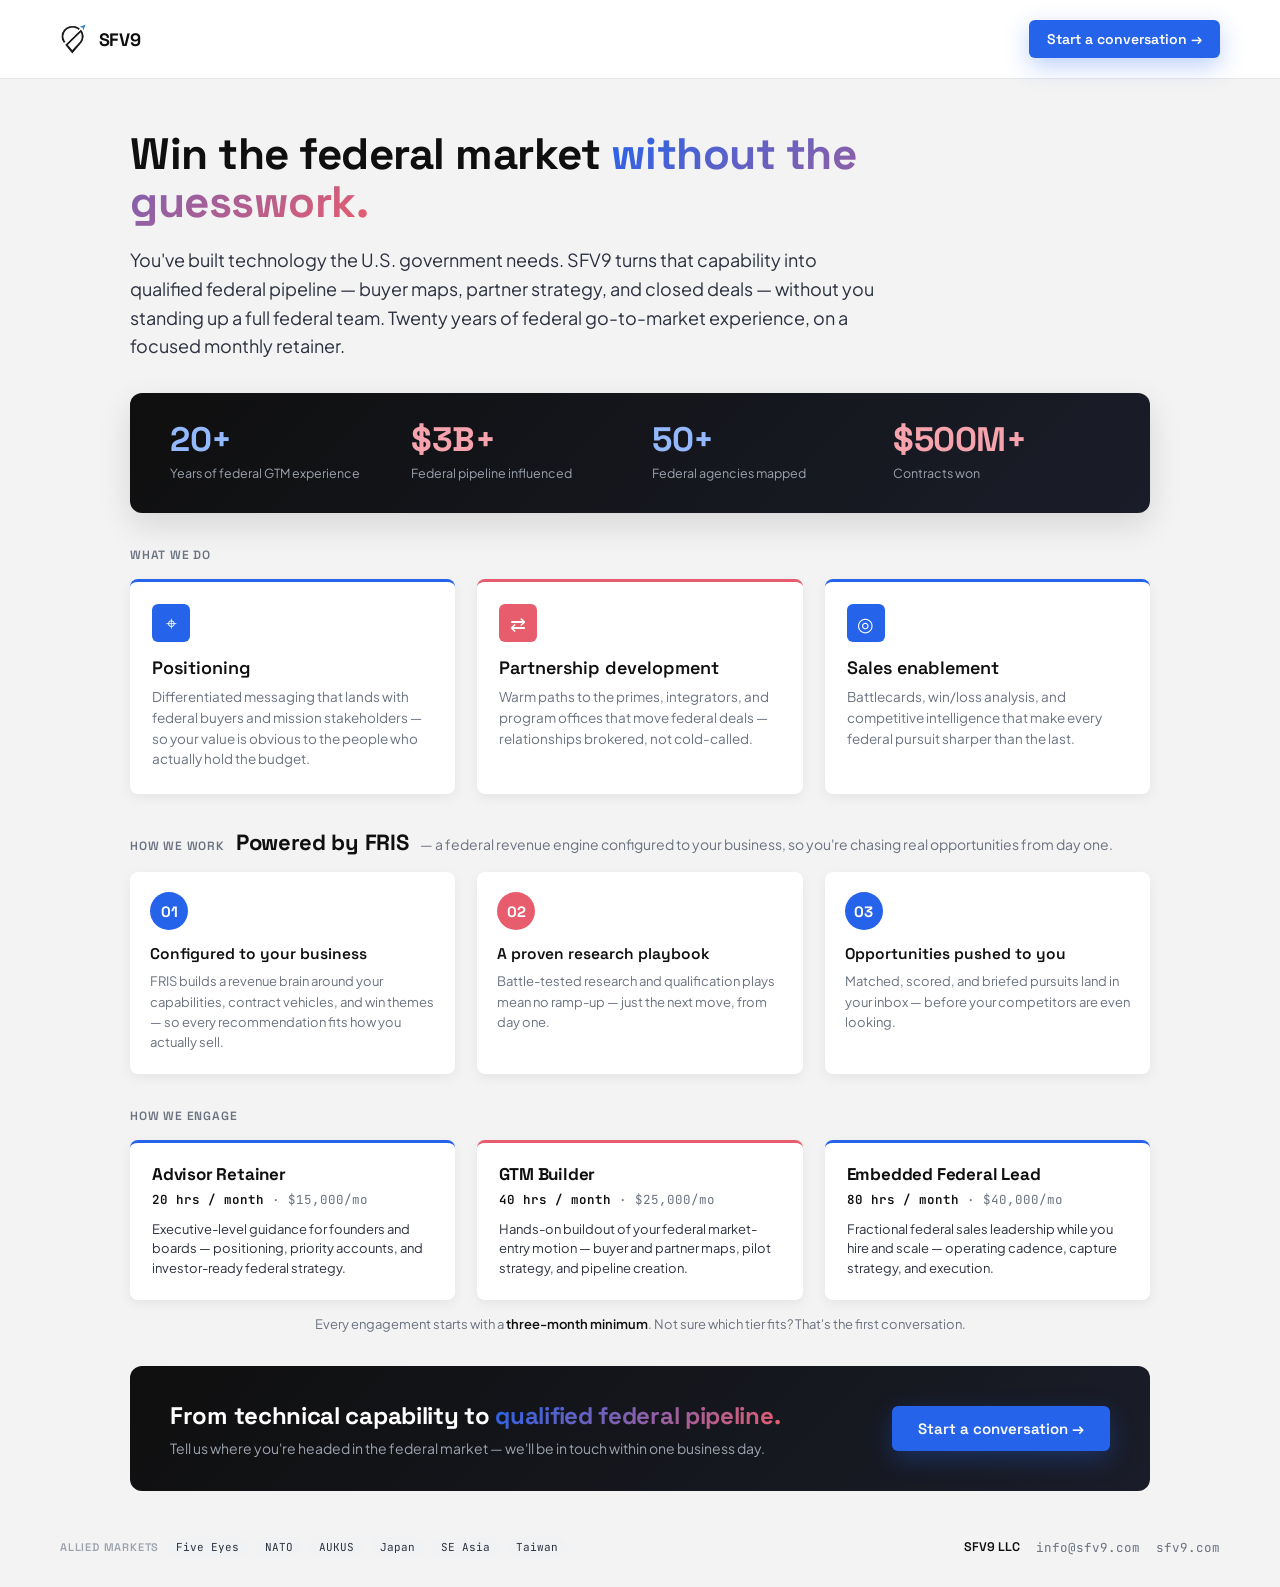
<file: capabilities/index.html>
<!DOCTYPE html><html lang="en"><head>
<meta charset="utf-8"><meta name="viewport" content="width=device-width, initial-scale=1.0">
<meta name="robots" content="noindex, nofollow">
<title>SFV9 — Federal GTM for Venture-Backed Companies</title>
<meta name="description" content="SFV9 turns technical capability into qualified U.S. federal pipeline for venture-backed product companies — positioning, partnerships, and sales enablement, powered by FRIS.">
<link rel="icon" type="image/png" sizes="32x32" href="/favicon-32.png">
<link rel="icon" type="image/png" sizes="16x16" href="/favicon-16.png">
<link rel="icon" type="image/png" href="/favicon.png">
<link rel="apple-touch-icon" sizes="180x180" href="/apple-touch-icon.png">
<link rel="stylesheet" href="/_ds/sfv9-design-system-6362146f-437f-41dc-b194-b18b08ce9086/tokens/fonts.css?v=1">
<link rel="stylesheet" href="/_ds/sfv9-design-system-6362146f-437f-41dc-b194-b18b08ce9086/tokens/colors.css?v=1">
<link rel="stylesheet" href="/_ds/sfv9-design-system-6362146f-437f-41dc-b194-b18b08ce9086/tokens/typography.css?v=1">
<link rel="stylesheet" href="/_ds/sfv9-design-system-6362146f-437f-41dc-b194-b18b08ce9086/tokens/spacing.css?v=1">
<link rel="stylesheet" href="/_ds/sfv9-design-system-6362146f-437f-41dc-b194-b18b08ce9086/tokens/effects.css?v=1">
<style>
  *{box-sizing:border-box;}
  body{margin:0;font-family:var(--font-body);background:var(--ground);color:var(--text-strong);-webkit-font-smoothing:antialiased;}
  a{color:inherit;}
  h1,h2,h3,h4{font-family:var(--font-display);margin:0;}

  /* ---- Header ---- */
  .site-header{display:flex;justify-content:space-between;align-items:center;padding:20px 60px;background:var(--paper);border-bottom:1px solid var(--border-subtle);position:sticky;top:0;z-index:10;}
  .brand{display:inline-flex;align-items:center;gap:12px;text-decoration:none;color:inherit;}
  .brand img{height:32px;width:auto;display:block;}
  .brand b{font-family:var(--font-display);font-weight:700;font-size:18px;letter-spacing:-0.3px;}
  .header-cta{font-family:var(--font-display);font-weight:600;font-size:14px;color:#fff;background:var(--accent);padding:10px 18px;border-radius:var(--radius-md);text-decoration:none;box-shadow:var(--shadow-blue);transition:transform var(--dur-normal) var(--ease-out),box-shadow var(--dur-normal);}
  .header-cta:hover{transform:var(--lift-sm);box-shadow:var(--shadow-blue-lg);}

  /* ---- Layout ---- */
  .wrap{max-width:1140px;margin:0 auto;padding:0 60px;}
  .sheet{padding-top:52px;padding-bottom:24px;}
  .eyebrow{font-family:var(--font-display);font-weight:600;font-size:12px;text-transform:uppercase;letter-spacing:var(--ls-eyebrow);color:var(--accent);}
  .section-label{font-family:var(--font-display);font-weight:600;font-size:12px;text-transform:uppercase;letter-spacing:var(--ls-eyebrow);color:var(--text-muted);margin:0 0 16px;}

  /* ---- Hero ---- */
  .hero h1{font-weight:700;font-size:44px;line-height:1.08;letter-spacing:-0.5px;margin:0;max-width:900px;}
  .hero h1 .grad{background:var(--gradient-brand);-webkit-background-clip:text;background-clip:text;-webkit-text-fill-color:transparent;}
  .hero .lead{font-size:18px;line-height:1.6;color:var(--text-body);margin:20px 0 0;max-width:760px;}

  /* ---- Stat strip (proof) ---- */
  .stats{margin-top:32px;background:var(--gradient-ink);border-radius:var(--radius-xl);padding:30px 40px;display:grid;grid-template-columns:repeat(4,1fr);gap:24px;box-shadow:var(--shadow-lg);}
  .stat{text-align:left;}
  .stat .n{font-family:var(--font-display);font-weight:700;font-size:34px;letter-spacing:-0.5px;line-height:1;}
  .stat.blue .n{color:var(--blue-300);}
  .stat.coral .n{color:var(--coral-300);}
  .stat .l{font-family:var(--font-body);font-size:12.5px;color:var(--text-on-dark-dim);margin-top:8px;line-height:1.4;}

  /* ---- Section spacing ---- */
  .block{margin-top:34px;}

  /* ---- 3-up service cards ---- */
  .grid3{display:grid;grid-template-columns:repeat(3,1fr);gap:22px;}
  .svc{background:var(--paper);border-radius:var(--radius-lg);box-shadow:var(--shadow-sm);padding:22px 22px 24px;border-top:3px solid var(--accent);}
  .svc.coral{border-top-color:var(--signal);}
  .svc .chip{width:38px;height:38px;border-radius:var(--radius-md);display:flex;align-items:center;justify-content:center;font-size:19px;color:#fff;background:var(--accent);margin-bottom:14px;}
  .svc.coral .chip{background:var(--signal);}
  .svc h3{font-size:18px;font-weight:600;margin:0 0 8px;}
  .svc p{font-size:13.5px;line-height:1.55;color:var(--text-muted);margin:0;}

  /* ---- FRIS steps ---- */
  .fris .head{display:flex;align-items:baseline;gap:12px;flex-wrap:wrap;margin-bottom:16px;}
  .fris .head h2{font-size:22px;font-weight:700;letter-spacing:-0.3px;}
  .fris .head span{font-size:14px;color:var(--text-muted);}
  .step{background:var(--paper);border-radius:var(--radius-lg);box-shadow:var(--shadow-sm);padding:20px 20px 22px;}
  .step .num{width:38px;height:38px;border-radius:50%;display:flex;align-items:center;justify-content:center;font-family:var(--font-display);font-weight:700;font-size:15px;color:#fff;background:var(--accent);margin-bottom:14px;}
  .step.coral .num{background:var(--signal);}
  .step h3{font-size:15.5px;font-weight:600;margin:0 0 7px;}
  .step p{font-size:13px;line-height:1.55;color:var(--text-muted);margin:0;}

  /* ---- Engagement tiers ---- */
  .tiers{display:grid;grid-template-columns:repeat(3,1fr);gap:22px;}
  .tier{background:var(--paper);border-radius:var(--radius-lg);box-shadow:var(--shadow-sm);padding:20px 22px 22px;border-top:3px solid var(--accent);}
  .tier.coral{border-top-color:var(--signal);}
  .tier .name{font-family:var(--font-display);font-weight:700;font-size:17px;letter-spacing:-0.2px;margin:0;}
  .tier .meta{font-family:var(--font-mono);font-size:12.5px;color:var(--text-muted);margin:6px 0 10px;}
  .tier .meta b{color:var(--text-strong);font-weight:600;}
  .tier p{font-size:13px;line-height:1.5;color:var(--text-body);margin:0;}
  .engage-note{text-align:center;font-size:13px;color:var(--text-muted);margin:16px 0 0;}
  .engage-note b{color:var(--text-strong);font-weight:600;}

  /* ---- CTA band ---- */
  .cta{margin-top:34px;background:var(--gradient-ink);border-radius:var(--radius-xl);padding:34px 40px;display:flex;align-items:center;justify-content:space-between;gap:24px;flex-wrap:wrap;}
  .cta .msg h2{font-size:24px;font-weight:700;letter-spacing:-0.3px;color:#fff;margin:0;}
  .cta .msg h2 .grad{background:var(--gradient-brand);-webkit-background-clip:text;background-clip:text;-webkit-text-fill-color:transparent;}
  .cta .msg p{font-size:14px;color:var(--text-on-dark-dim);margin:8px 0 0;}
  .cta .act{display:inline-block;font-family:var(--font-display);font-weight:600;font-size:15px;color:#fff;background:var(--accent);padding:13px 26px;border-radius:var(--radius-md);text-decoration:none;white-space:nowrap;box-shadow:var(--shadow-blue);transition:transform var(--dur-normal) var(--ease-out),box-shadow var(--dur-normal);}
  .cta .act:hover{transform:var(--lift-sm);box-shadow:var(--shadow-blue-lg);}

  /* ---- Footer ---- */
  .site-footer{padding:22px 60px 30px;display:flex;flex-wrap:wrap;gap:12px 20px;justify-content:space-between;align-items:center;font-size:12.5px;color:var(--text-muted);}
  .site-footer .allied{display:flex;flex-wrap:wrap;align-items:center;gap:8px;}
  .site-footer .allied .k{font-family:var(--font-display);font-weight:600;text-transform:uppercase;letter-spacing:var(--ls-eyebrow);font-size:11px;color:var(--text-faint);}
  .site-footer .allied .chip{font-family:var(--font-mono);font-size:11px;background:var(--ink-100);color:var(--text-body);padding:3px 9px;border-radius:var(--radius-pill);}
  .site-footer .org{font-family:var(--font-display);font-weight:600;color:var(--text-strong);}
  .site-footer a{font-family:var(--font-mono);text-decoration:none;}
  .site-footer a:hover{color:var(--accent);}

  /* ---- Responsive ---- */
  @media (max-width:860px){
    .site-header{padding:14px 20px;}
    .wrap{padding:0 20px;}
    .sheet{padding-top:34px;padding-bottom:16px;}
    .hero h1{font-size:32px;}
    .stats{grid-template-columns:repeat(2,1fr);gap:22px 16px;padding:26px 24px;}
    .grid3,.tiers{grid-template-columns:1fr;}
    .cta{flex-direction:column;align-items:flex-start;}
    .site-footer{padding:20px 20px 26px;}
  }

  /* ---- Print: single page ---- */
  @page{size:A4 portrait;margin:9mm;}
  @media print{
    body{background:#fff;}
    .site-header{position:static;border:none;padding:0 0 14px;}
    .header-cta{display:none;}
    .wrap{max-width:none;padding:0;}
    .stats{grid-template-columns:repeat(4,1fr);}
    .grid3,.tiers{grid-template-columns:repeat(3,1fr);}
    .cta{flex-direction:row;align-items:center;}
    .sheet{padding-top:10px;padding-bottom:0;}
    .hero h1{font-size:26px;}
    /* Gradient-clipped text renders as a boxed block in the PDF engine — use a solid brand color in print. */
    .hero h1 .grad{background:none;-webkit-text-fill-color:var(--accent);color:var(--accent);}
    .cta .msg h2 .grad{background:none;-webkit-text-fill-color:var(--blue-300);color:var(--blue-300);}
    .hero .lead{font-size:12px;line-height:1.55;margin-top:10px;}
    .stats{margin-top:18px;padding:17px 28px;gap:16px;}
    .stat .n{font-size:25px;}
    .stat .l{font-size:10.5px;margin-top:5px;}
    .block{margin-top:18px;}
    .section-label{margin-bottom:12px;}
    .grid3,.tiers{gap:16px;}
    .svc,.step,.tier{box-shadow:none;border:1px solid var(--border-subtle);}
    .svc{padding:15px 17px 16px;}
    .svc .chip,.step .num{width:33px;height:33px;font-size:16px;margin-bottom:11px;}
    .svc h3{font-size:15.5px;}
    .svc p,.step p,.tier p{font-size:11.8px;line-height:1.5;}
    .fris .head{margin-bottom:12px;}
    .fris .head h2{font-size:18px;}
    .fris .head span{font-size:11.5px;}
    .step{padding:14px 16px 15px;}
    .step h3{font-size:13.5px;}
    .tier{padding:14px 17px 15px;}
    .tier .name{font-size:15px;}
    .tier .meta{font-size:11.5px;margin:5px 0 8px;}
    .engage-note{margin-top:12px;font-size:11.8px;}
    .cta{margin-top:18px;padding:20px 30px;break-inside:avoid;}
    .cta .msg h2{font-size:18px;}
    .cta .msg p{font-size:11.5px;margin-top:6px;}
    .cta .act{display:none;}
    .svc,.step,.tier,.stats,.cta{-webkit-print-color-adjust:exact;print-color-adjust:exact;}
    .site-footer{padding:13px 0 0;margin-top:16px;border-top:1px solid var(--border-subtle);font-size:11.5px;}
    .site-footer .allied .chip{-webkit-print-color-adjust:exact;print-color-adjust:exact;}
  }
</style>
</head>
<body>

<header class="site-header">
  <a class="brand" href="/" aria-label="SFV9 — home">
    <img src="/assets/logo-mark.png" alt="SFV9">
    <b>SFV9</b>
  </a>
  <a class="header-cta" href="mailto:info@sfv9.com?subject=Federal%20GTM%20conversation">Start a conversation →</a>
</header>

<main class="wrap sheet">

  <section class="hero">
    <h1>Win the federal market <span class="grad">without the guesswork.</span></h1>
    <p class="lead">You've built technology the U.S. government needs. SFV9 turns that capability into qualified federal pipeline — buyer maps, partner strategy, and closed deals — without you standing up a full federal team. Twenty years of federal go-to-market experience, on a focused monthly retainer.</p>
  </section>

  <section class="stats" aria-label="Track record">
    <div class="stat blue"><div class="n">20+</div><div class="l">Years of federal GTM experience</div></div>
    <div class="stat coral"><div class="n">$3B+</div><div class="l">Federal pipeline influenced</div></div>
    <div class="stat blue"><div class="n">50+</div><div class="l">Federal agencies mapped</div></div>
    <div class="stat coral"><div class="n">$500M+</div><div class="l">Contracts won</div></div>
  </section>

  <section class="block">
    <p class="section-label">What we do</p>
    <div class="grid3">
      <article class="svc blue">
        <div class="chip">⌖</div>
        <h3>Positioning</h3>
        <p>Differentiated messaging that lands with federal buyers and mission stakeholders — so your value is obvious to the people who actually hold the budget.</p>
      </article>
      <article class="svc coral">
        <div class="chip">⇄</div>
        <h3>Partnership development</h3>
        <p>Warm paths to the primes, integrators, and program offices that move federal deals — relationships brokered, not cold-called.</p>
      </article>
      <article class="svc blue">
        <div class="chip">◎</div>
        <h3>Sales enablement</h3>
        <p>Battlecards, win/loss analysis, and competitive intelligence that make every federal pursuit sharper than the last.</p>
      </article>
    </div>
  </section>

  <section class="block fris">
    <div class="head">
      <p class="section-label" style="margin:0;">How we work</p>
      <h2>Powered by FRIS</h2>
      <span>— a federal revenue engine configured to your business, so you're chasing real opportunities from day one.</span>
    </div>
    <div class="grid3">
      <article class="step blue">
        <div class="num">01</div>
        <h3>Configured to your business</h3>
        <p>FRIS builds a revenue brain around your capabilities, contract vehicles, and win themes — so every recommendation fits how you actually sell.</p>
      </article>
      <article class="step coral">
        <div class="num">02</div>
        <h3>A proven research playbook</h3>
        <p>Battle-tested research and qualification plays mean no ramp-up — just the next move, from day one.</p>
      </article>
      <article class="step blue">
        <div class="num">03</div>
        <h3>Opportunities pushed to you</h3>
        <p>Matched, scored, and briefed pursuits land in your inbox — before your competitors are even looking.</p>
      </article>
    </div>
  </section>

  <section class="block">
    <p class="section-label">How we engage</p>
    <div class="tiers">
      <article class="tier blue">
        <h3 class="name">Advisor Retainer</h3>
        <p class="meta"><b>20 hrs / month</b> · $15,000/mo</p>
        <p>Executive-level guidance for founders and boards — positioning, priority accounts, and investor-ready federal strategy.</p>
      </article>
      <article class="tier coral">
        <h3 class="name">GTM Builder</h3>
        <p class="meta"><b>40 hrs / month</b> · $25,000/mo</p>
        <p>Hands-on buildout of your federal market-entry motion — buyer and partner maps, pilot strategy, and pipeline creation.</p>
      </article>
      <article class="tier blue">
        <h3 class="name">Embedded Federal Lead</h3>
        <p class="meta"><b>80 hrs / month</b> · $40,000/mo</p>
        <p>Fractional federal sales leadership while you hire and scale — operating cadence, capture strategy, and execution.</p>
      </article>
    </div>
    <p class="engage-note">Every engagement starts with a <b>three-month minimum</b>. Not sure which tier fits? That's the first conversation.</p>
  </section>

  <section class="cta">
    <div class="msg">
      <h2>From technical capability to <span class="grad">qualified federal pipeline.</span></h2>
      <p>Tell us where you're headed in the federal market — we'll be in touch within one business day.</p>
    </div>
    <a class="act" href="mailto:info@sfv9.com?subject=Federal%20GTM%20conversation">Start a conversation →</a>
  </section>

</main>

<footer class="site-footer">
  <span class="allied">
    <span class="k">Allied markets</span>
    <span class="chip">Five Eyes</span><span class="chip">NATO</span><span class="chip">AUKUS</span><span class="chip">Japan</span><span class="chip">SE Asia</span><span class="chip">Taiwan</span>
  </span>
  <span style="display:inline-flex;gap:16px;align-items:center;">
    <span class="org">SFV9 LLC</span>
    <a href="mailto:info@sfv9.com">info@sfv9.com</a>
    <a href="https://sfv9.com">sfv9.com</a>
  </span>
</footer>

</body></html>
</file>
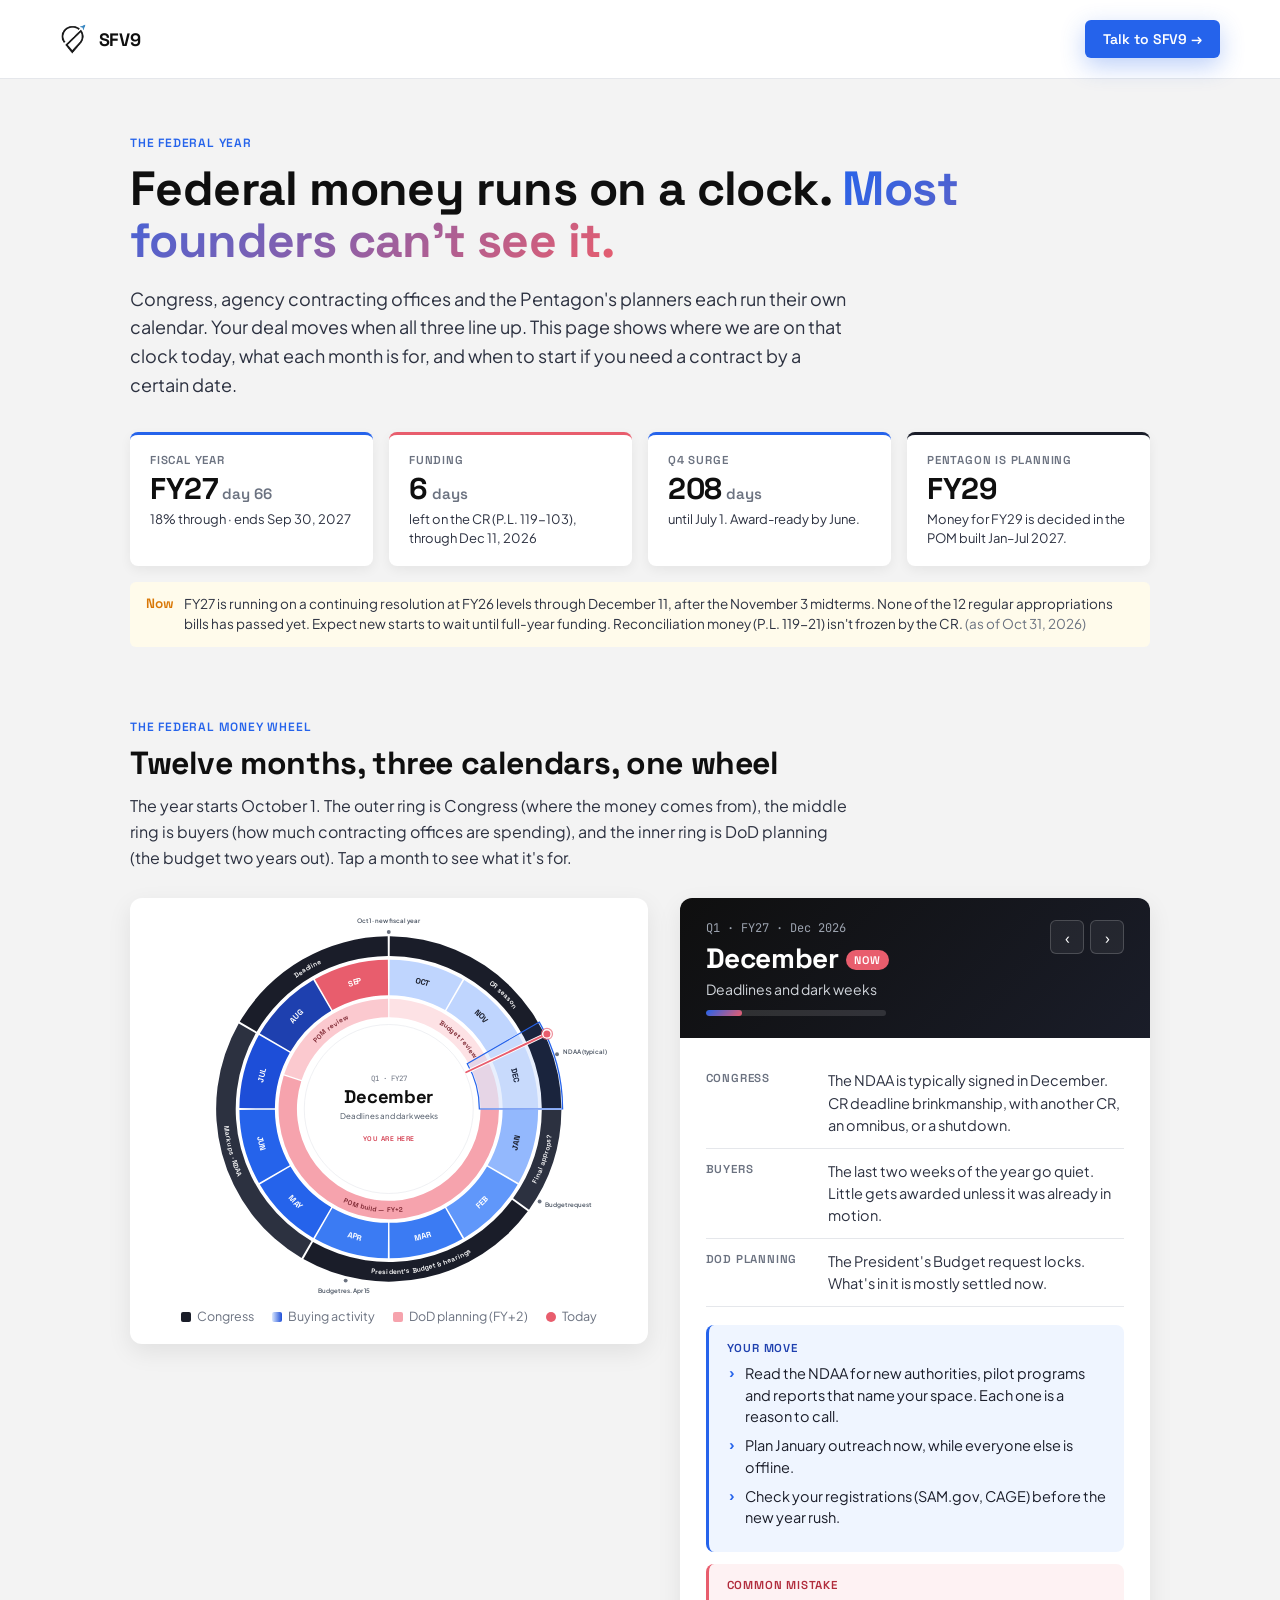
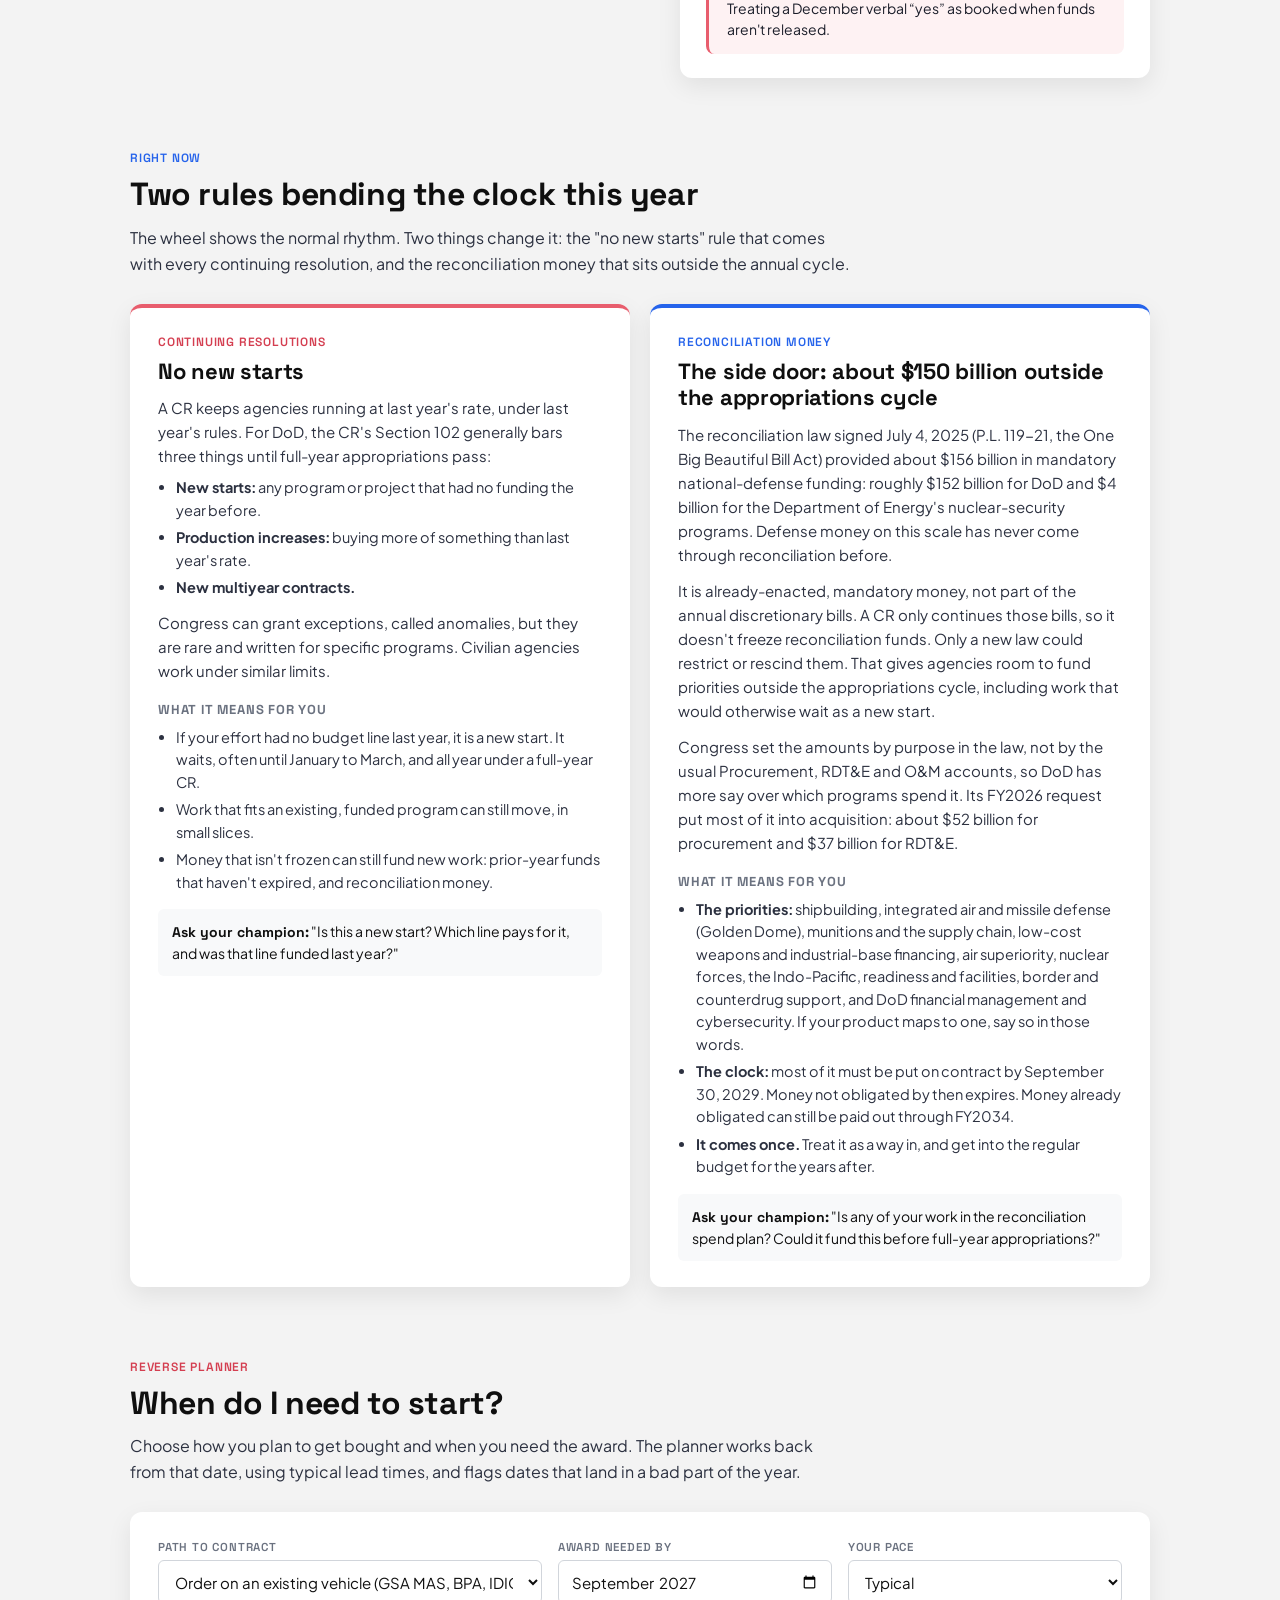
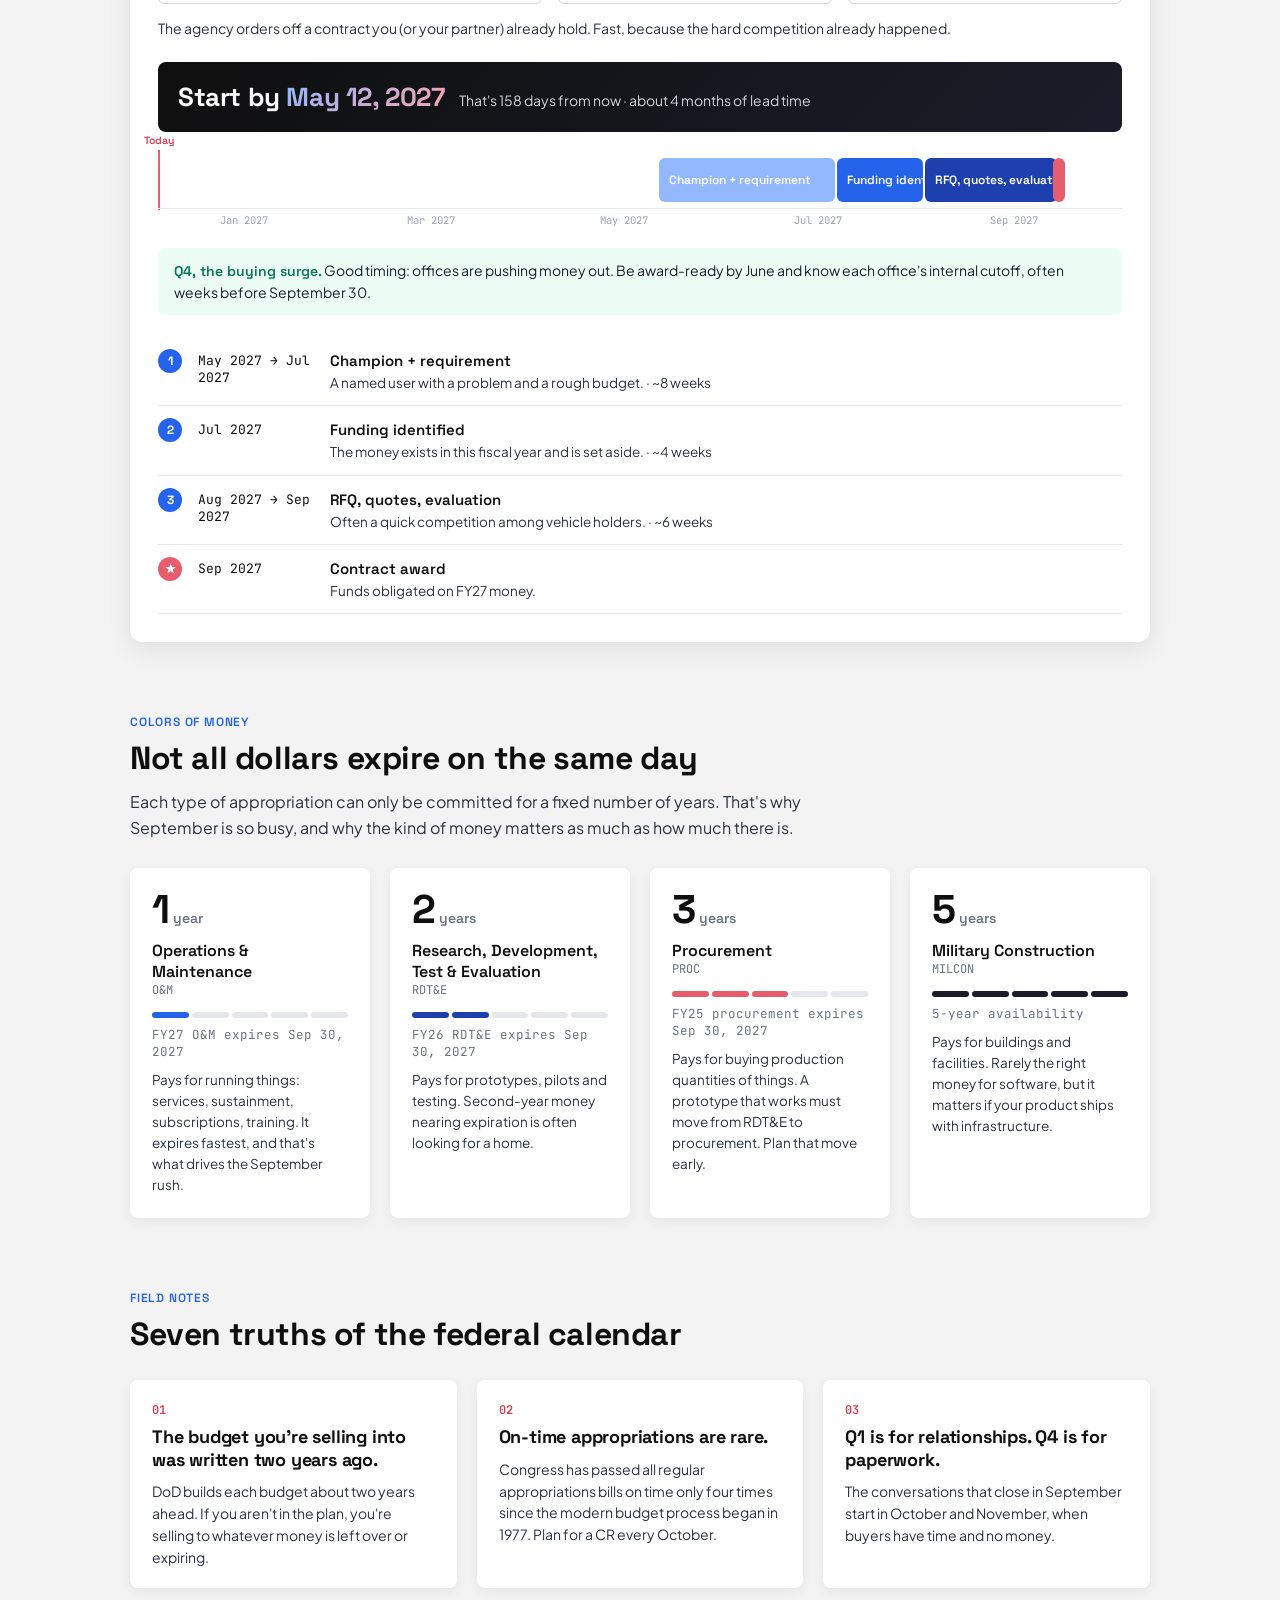
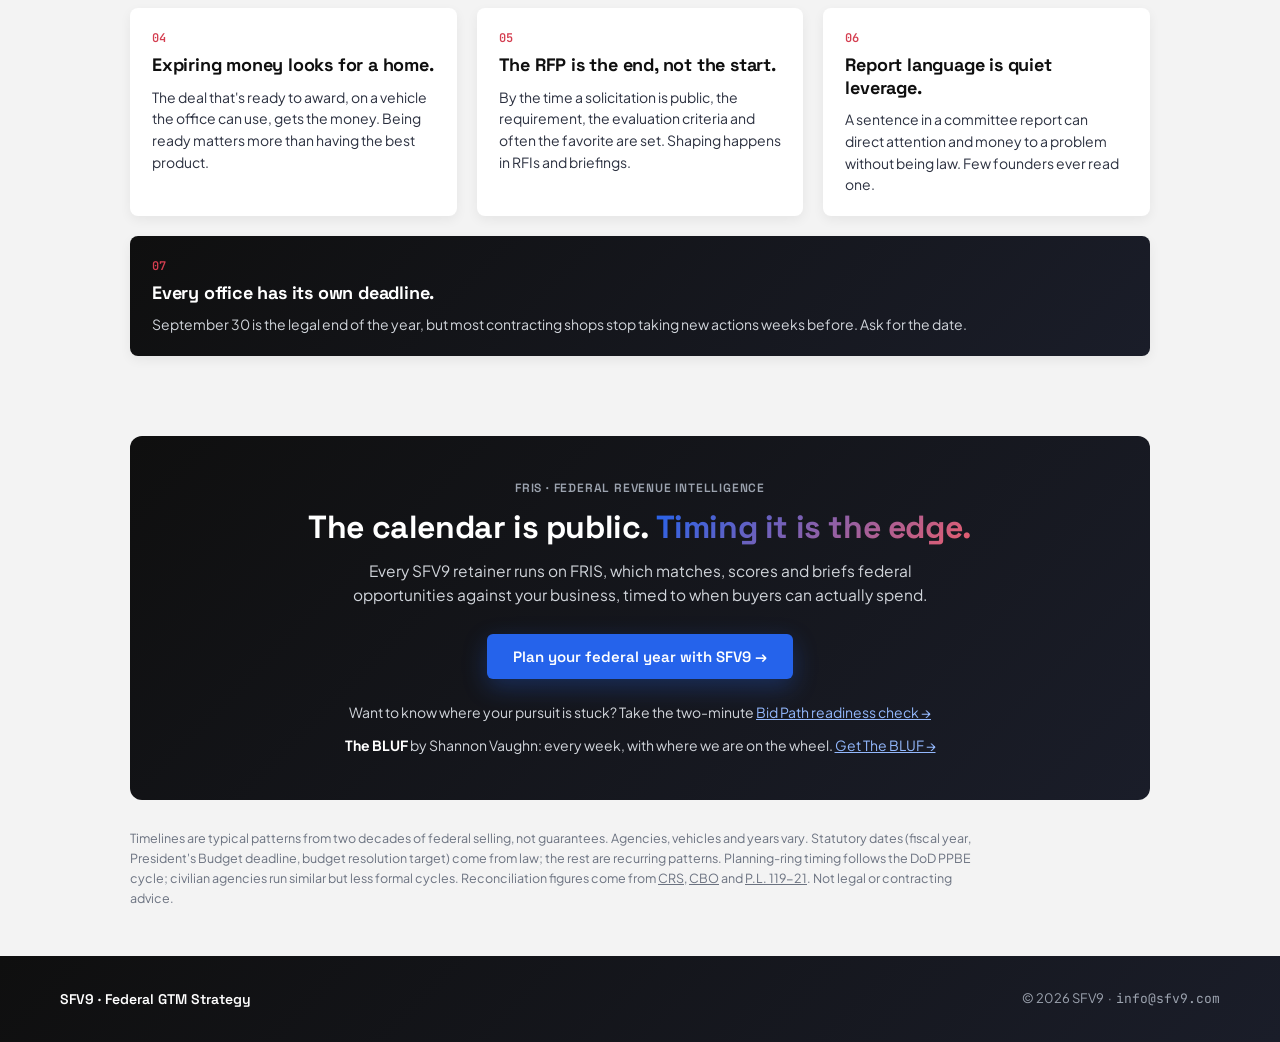
<file: fedyear/index.html>
<!DOCTYPE html><html lang="en"><head>
<meta charset="utf-8"><meta name="viewport" content="width=device-width, initial-scale=1.0">
<meta name="robots" content="noindex, nofollow">
<title>SFV9 — The Federal Money Wheel</title>
<meta name="description" content="The Federal Year — a live map of the U.S. federal fiscal calendar for venture-backed founders: where the money is, what buyers are doing, and when to start if you want a contract by a given date.">
<link rel="icon" type="image/png" sizes="32x32" href="/favicon-32.png">
<link rel="icon" type="image/png" sizes="16x16" href="/favicon-16.png">
<link rel="icon" type="image/png" href="/favicon.png">
<link rel="apple-touch-icon" sizes="180x180" href="/apple-touch-icon.png">
<link rel="stylesheet" href="/_ds/sfv9-design-system-6362146f-437f-41dc-b194-b18b08ce9086/tokens/fonts.css?v=1">
<link rel="stylesheet" href="/_ds/sfv9-design-system-6362146f-437f-41dc-b194-b18b08ce9086/tokens/colors.css?v=1">
<link rel="stylesheet" href="/_ds/sfv9-design-system-6362146f-437f-41dc-b194-b18b08ce9086/tokens/typography.css?v=1">
<link rel="stylesheet" href="/_ds/sfv9-design-system-6362146f-437f-41dc-b194-b18b08ce9086/tokens/spacing.css?v=1">
<link rel="stylesheet" href="/_ds/sfv9-design-system-6362146f-437f-41dc-b194-b18b08ce9086/tokens/effects.css?v=1">
<style>
  *{box-sizing:border-box;}
  html{color-scheme:light;}
  body{margin:0;font-family:var(--font-body);background:var(--ground);color:var(--text-strong);-webkit-font-smoothing:antialiased;}
  a{color:inherit;}
  h1,h2,h3,h4{font-family:var(--font-display);margin:0;}
  button,select,input{font:inherit;}

  /* ---- Header ---- */
  .site-header{display:flex;justify-content:space-between;align-items:center;padding:20px 60px;background:var(--paper);border-bottom:1px solid var(--border-subtle);position:sticky;top:0;z-index:10;}
  .brand{display:inline-flex;align-items:center;gap:12px;text-decoration:none;color:inherit;}
  .brand img{height:32px;width:auto;display:block;}
  .brand b{font-family:var(--font-display);font-weight:700;font-size:18px;letter-spacing:-0.3px;}
  .header-cta{font-family:var(--font-display);font-weight:600;font-size:14px;color:#fff;background:var(--accent);padding:10px 18px;border-radius:var(--radius-md);text-decoration:none;box-shadow:var(--shadow-blue);transition:transform var(--dur-normal) var(--ease-out),box-shadow var(--dur-normal);}
  .header-cta:hover{transform:var(--lift-sm);box-shadow:var(--shadow-blue-lg);}

  /* ---- Layout ---- */
  .wrap{max-width:1140px;margin:0 auto;padding:0 60px;}
  section{margin-top:72px;}
  .eyebrow{font-family:var(--font-display);font-weight:600;font-size:12px;text-transform:uppercase;letter-spacing:var(--ls-eyebrow);color:var(--accent);}
  .eyebrow.signal{color:var(--signal-hover);}
  .sec-title{font-weight:700;font-size:32px;line-height:1.15;letter-spacing:-0.4px;margin:10px 0 0;}
  .sec-lead{font-size:16px;line-height:1.6;color:var(--text-body);margin:12px 0 0;max-width:720px;}
  .grad{background:var(--gradient-brand);-webkit-background-clip:text;background-clip:text;-webkit-text-fill-color:transparent;}

  /* ---- Hero ---- */
  .hero{margin-top:0;padding-top:56px;}
  .hero h1{font-weight:700;font-size:48px;line-height:1.08;letter-spacing:-0.6px;margin:12px 0 0;max-width:900px;}
  .hero .lead{font-size:18px;line-height:1.6;color:var(--text-body);margin:18px 0 0;max-width:720px;}

  /* ---- Live status strip ---- */
  .status{display:grid;grid-template-columns:repeat(4,1fr);gap:16px;margin-top:32px;}
  .stat{background:var(--paper);border-radius:var(--radius-lg);box-shadow:var(--shadow-sm);padding:18px 20px;border-top:3px solid var(--accent);}
  .stat.signal{border-top-color:var(--signal);}
  .stat.ink{border-top-color:var(--ink-800);}
  .stat .k{font-family:var(--font-display);font-weight:600;font-size:11.5px;text-transform:uppercase;letter-spacing:var(--ls-eyebrow);color:var(--text-muted);}
  .stat .v{font-family:var(--font-display);font-weight:700;font-size:30px;letter-spacing:-0.5px;margin-top:6px;line-height:1.05;}
  .stat .v small{font-size:15px;font-weight:600;color:var(--text-muted);letter-spacing:0;margin-left:4px;}
  .stat .d{font-size:13px;line-height:1.45;color:var(--text-body);margin-top:6px;}
  .note{display:flex;gap:10px;align-items:flex-start;margin-top:16px;padding:12px 16px;background:var(--warning-bg);border-radius:var(--radius-md);font-size:13.5px;line-height:1.5;color:var(--ink-700);}
  .note b{color:var(--warning-fg);font-family:var(--font-display);font-weight:600;}

  /* ---- Wheel + month panel ---- */
  .clock{display:grid;grid-template-columns:minmax(0,1.1fr) minmax(0,1fr);gap:32px;align-items:start;margin-top:28px;}
  .wheel-card{background:var(--paper);border-radius:var(--radius-xl);box-shadow:var(--shadow-md);padding:20px;position:relative;}
  .wheel-card svg{display:block;width:100%;height:auto;user-select:none;}
  .legend{display:flex;flex-wrap:wrap;gap:8px 18px;justify-content:center;margin-top:8px;font-size:12.5px;color:var(--text-muted);}
  .legend i{display:inline-block;width:10px;height:10px;border-radius:2px;margin-right:6px;vertical-align:-1px;}
  .wedge{cursor:pointer;fill:transparent;transition:fill var(--dur-fast);}
  .wedge:hover{fill:rgba(37,99,235,0.07);}
  .wedge.sel{fill:rgba(37,99,235,0.10);stroke:var(--accent);stroke-width:2;}
  .wedge:focus{outline:none;stroke:var(--accent);stroke-width:2;}
  .ring-label{font-family:var(--font-display);font-weight:600;font-size:11px;letter-spacing:0.3px;pointer-events:none;}
  .mon-label{font-family:var(--font-display);font-weight:700;font-size:13px;pointer-events:none;}
  .marker-label{font-family:var(--font-body);font-weight:600;font-size:10px;fill:var(--ink-600);pointer-events:none;}

  .month{background:var(--paper);border-radius:var(--radius-xl);box-shadow:var(--shadow-md);overflow:hidden;}
  .month-head{background:var(--gradient-ink);color:#fff;padding:22px 26px;display:flex;justify-content:space-between;align-items:flex-start;gap:12px;}
  .month-head .q{font-family:var(--font-mono);font-size:12px;color:var(--text-on-dark-dim);}
  .month-head h3{font-size:28px;font-weight:700;letter-spacing:-0.4px;margin-top:4px;}
  .month-head .mood{font-size:14px;color:var(--ink-300);margin-top:4px;}
  .month-nav{display:flex;gap:6px;}
  .month-nav button{width:34px;height:34px;border-radius:var(--radius-md);border:1px solid rgba(255,255,255,0.18);background:rgba(255,255,255,0.06);color:#fff;cursor:pointer;font-size:16px;}
  .month-nav button:hover{background:rgba(255,255,255,0.14);}
  .meter{height:6px;background:rgba(255,255,255,0.12);border-radius:99px;margin-top:12px;width:180px;overflow:hidden;}
  .meter span{display:block;height:100%;background:var(--gradient-brand);border-radius:99px;transition:width var(--dur-normal) var(--ease-out);}
  .month-body{padding:20px 26px 24px;}
  .row{display:grid;grid-template-columns:110px 1fr;gap:12px;padding:11px 0;border-bottom:1px solid var(--border-subtle);}
  .row .lbl{font-family:var(--font-display);font-weight:600;font-size:11.5px;text-transform:uppercase;letter-spacing:var(--ls-eyebrow);color:var(--text-muted);padding-top:2px;}
  .row p{margin:0;font-size:14.5px;line-height:1.55;color:var(--text-body);}
  .move{margin-top:18px;background:var(--accent-soft);border-radius:var(--radius-lg);padding:16px 18px;border-left:3px solid var(--accent);}
  .move .lbl,.trap .lbl{font-family:var(--font-display);font-weight:600;font-size:11.5px;text-transform:uppercase;letter-spacing:var(--ls-eyebrow);color:var(--accent-press);}
  .move ul{list-style:none;margin:8px 0 0;padding:0;}
  .move li{position:relative;padding-left:18px;font-size:14.5px;line-height:1.5;color:var(--ink-800);margin-bottom:7px;}
  .move li::before{content:"›";position:absolute;left:2px;top:-1px;color:var(--accent);font-weight:700;}
  .trap{margin-top:12px;background:var(--signal-soft);border-radius:var(--radius-lg);padding:14px 18px;border-left:3px solid var(--signal);}
  .trap .lbl{color:var(--coral-700);}
  .trap p{margin:6px 0 0;font-size:14px;line-height:1.5;color:var(--ink-800);}
  .now-pill{display:inline-block;font-family:var(--font-display);font-weight:600;font-size:11px;letter-spacing:var(--ls-eyebrow);text-transform:uppercase;background:var(--signal);color:#fff;padding:3px 8px;border-radius:var(--radius-pill);margin-left:8px;vertical-align:4px;}

  /* ---- Reverse planner ---- */
  .planner{background:var(--paper);border-radius:var(--radius-xl);box-shadow:var(--shadow-md);padding:28px;margin-top:28px;}
  .controls{display:grid;grid-template-columns:1.4fr 1fr 1fr;gap:16px;}
  .field label{display:block;font-family:var(--font-display);font-weight:600;font-size:11.5px;text-transform:uppercase;letter-spacing:var(--ls-eyebrow);color:var(--text-muted);margin-bottom:6px;}
  .field select,.field input{width:100%;height:44px;border:1px solid var(--border-default);border-radius:var(--radius-md);padding:0 12px;background:var(--paper);color:var(--text-strong);font-size:15px;}
  .field select:focus,.field input:focus{outline:none;border-color:var(--accent);box-shadow:var(--focus-ring);}
  .path-desc{font-size:14px;line-height:1.55;color:var(--text-body);margin:14px 0 0;}
  .verdict{display:flex;flex-wrap:wrap;align-items:baseline;gap:6px 14px;margin-top:22px;padding:18px 20px;background:var(--gradient-ink);border-radius:var(--radius-lg);color:#fff;}
  .verdict .big{font-family:var(--font-display);font-weight:700;font-size:26px;letter-spacing:-0.4px;}
  .verdict .big .grad{background:linear-gradient(135deg,var(--blue-300),var(--coral-300));-webkit-background-clip:text;background-clip:text;-webkit-text-fill-color:transparent;}
  .verdict .sub{font-size:14px;color:var(--ink-300);}
  .track{position:relative;margin-top:26px;height:44px;}
  .track .seg{position:absolute;top:0;height:44px;border-radius:6px;display:flex;align-items:center;padding:0 10px;font-family:var(--font-display);font-weight:600;font-size:12px;color:#fff;overflow:hidden;white-space:nowrap;text-overflow:ellipsis;}
  .track .today{position:absolute;top:-8px;bottom:-8px;width:2px;background:var(--signal);}
  .track .today::after{content:"Today";position:absolute;top:-16px;left:-14px;font-family:var(--font-display);font-size:10.5px;font-weight:600;color:var(--signal-hover);}
  .axis{position:relative;height:22px;margin-top:6px;border-top:1px solid var(--border-subtle);}
  .axis span{position:absolute;top:4px;font-family:var(--font-mono);font-size:10.5px;color:var(--text-faint);transform:translateX(-50%);white-space:nowrap;}
  .steps{list-style:none;margin:22px 0 0;padding:0;counter-reset:s;}
  .steps li{display:grid;grid-template-columns:28px 120px 1fr;gap:12px;padding:12px 0;border-bottom:1px solid var(--border-subtle);align-items:start;}
  .steps li::before{counter-increment:s;content:counter(s);width:24px;height:24px;border-radius:50%;background:var(--accent);color:#fff;font-family:var(--font-display);font-weight:700;font-size:12px;display:flex;align-items:center;justify-content:center;}
  .steps li.award::before{content:"★";background:var(--signal);}
  .steps .when{font-family:var(--font-mono);font-size:13px;color:var(--text-strong);padding-top:3px;}
  .steps .when.past{color:var(--danger-fg);}
  .steps b{font-family:var(--font-display);font-weight:600;font-size:15px;}
  .steps p{margin:3px 0 0;font-size:13.5px;line-height:1.5;color:var(--text-body);}
  .flags{display:grid;gap:10px;margin-top:18px;}
  .flag{padding:12px 16px;border-radius:var(--radius-md);font-size:14px;line-height:1.5;}
  .flag b{font-family:var(--font-display);font-weight:600;}
  .flag.warn{background:var(--warning-bg);color:var(--ink-800);} .flag.warn b{color:var(--warning-fg);}
  .flag.bad{background:var(--danger-bg);color:var(--ink-800);} .flag.bad b{color:var(--danger-fg);}
  .flag.good{background:var(--success-bg);color:var(--ink-800);} .flag.good b{color:var(--success-fg);}
  .flag.info{background:var(--info-bg);color:var(--ink-800);} .flag.info b{color:var(--info-fg);}

  /* ---- Colors of money ---- */
  .money{display:grid;grid-template-columns:repeat(4,1fr);gap:20px;margin-top:28px;}
  .coin{background:var(--paper);border-radius:var(--radius-lg);box-shadow:var(--shadow-sm);padding:22px;position:relative;overflow:hidden;}
  .coin .yrs{font-family:var(--font-display);font-weight:700;font-size:40px;letter-spacing:-1px;line-height:1;}
  .coin .yrs small{font-size:14px;font-weight:600;color:var(--text-muted);letter-spacing:0;margin-left:4px;}
  .coin h4{font-size:16px;font-weight:600;margin:10px 0 0;}
  .coin .abbr{font-family:var(--font-mono);font-size:12px;color:var(--text-muted);}
  .coin p{font-size:13.5px;line-height:1.55;color:var(--text-body);margin:10px 0 0;}
  .coin .bars{display:flex;gap:3px;margin-top:14px;}
  .coin .bars span{flex:1;height:6px;border-radius:3px;background:var(--ink-200);}
  .coin .bars span.on{background:var(--accent);}
  .coin.c2 .bars span.on{background:var(--blue-700);} .coin.c3 .bars span.on{background:var(--signal);} .coin.c4 .bars span.on{background:var(--ink-800);}
  .coin .exp{font-size:12.5px;color:var(--text-muted);margin-top:8px;font-family:var(--font-mono);}

  /* ---- Rules bending the clock ---- */
  .rules{display:grid;grid-template-columns:1fr 1fr;gap:20px;margin-top:28px;}
  .rule{background:var(--paper);border-radius:var(--radius-xl);box-shadow:var(--shadow-md);padding:26px 28px;border-top:4px solid var(--signal);}
  .rule.blue{border-top-color:var(--accent);}
  .rule .tag{font-family:var(--font-display);font-weight:600;font-size:12px;text-transform:uppercase;letter-spacing:var(--ls-eyebrow);color:var(--signal-hover);}
  .rule.blue .tag{color:var(--accent);}
  .rule h3{font-size:22px;font-weight:700;letter-spacing:-0.3px;line-height:1.2;margin:8px 0 0;}
  .rule p{font-size:15px;line-height:1.6;color:var(--text-body);margin:12px 0 0;}
  .rule h4{font-family:var(--font-display);font-size:13px;font-weight:700;text-transform:uppercase;letter-spacing:var(--ls-eyebrow);color:var(--text-muted);margin:18px 0 0;}
  .rule ul{margin:8px 0 0;padding-left:18px;font-size:14.5px;line-height:1.55;color:var(--text-body);}
  .rule li{margin:5px 0;}
  .rule .ask{margin-top:16px;background:var(--surface-sunken);border-radius:var(--radius-md);padding:12px 14px;font-size:14px;line-height:1.5;}
  .rule .ask b{font-family:var(--font-display);}

  /* ---- Truths ---- */
  .truths{display:grid;grid-template-columns:repeat(3,1fr);gap:20px;margin-top:28px;}
  .truth{background:var(--paper);border-radius:var(--radius-lg);box-shadow:var(--shadow-sm);padding:22px 22px 20px;transition:transform var(--dur-normal) var(--ease-out),box-shadow var(--dur-normal);}
  .truth:last-child{grid-column:1/-1;background:var(--gradient-ink);}
  .truth:last-child h4{color:#fff;} .truth:last-child p{color:var(--ink-300);}
  .truth:hover{transform:var(--lift);box-shadow:var(--shadow-lg);}
  .truth .n{font-family:var(--font-mono);font-size:12px;color:var(--signal-hover);font-weight:600;}
  .truth h4{font-size:18px;font-weight:700;letter-spacing:-0.2px;line-height:1.25;margin:8px 0 0;}
  .truth p{font-size:14px;line-height:1.55;color:var(--text-body);margin:10px 0 0;}

  /* ---- Positioning ---- */
  .positioning{margin:80px 0 8px;text-align:center;padding:44px 24px;background:var(--gradient-ink);border-radius:var(--radius-xl);}
  .positioning .label{font-family:var(--font-display);font-weight:600;font-size:12px;letter-spacing:var(--ls-eyebrow);text-transform:uppercase;color:var(--text-on-dark-dim);}
  .positioning .line{font-family:var(--font-display);font-weight:700;font-size:32px;line-height:1.2;letter-spacing:-0.4px;color:#fff;margin:12px auto 12px;max-width:760px;}
  .positioning .sub{color:var(--ink-300);font-size:15.5px;line-height:1.6;max-width:640px;margin:0 auto 26px;}
  .positioning .cta{display:inline-block;font-family:var(--font-display);font-weight:600;font-size:15px;color:#fff;background:var(--accent);padding:13px 26px;border-radius:var(--radius-md);text-decoration:none;box-shadow:var(--shadow-blue);transition:transform var(--dur-normal) var(--ease-out),box-shadow var(--dur-normal);}
  .positioning .cta:hover{transform:var(--lift-sm);box-shadow:var(--shadow-blue-lg);}
  .fine{font-size:12.5px;line-height:1.6;color:var(--text-muted);margin:28px 0 48px;max-width:860px;}

  .site-footer{background:var(--gradient-ink);color:var(--text-on-dark-dim);padding:34px 60px;display:flex;flex-wrap:wrap;gap:12px;justify-content:space-between;align-items:center;font-size:13px;}
  .site-footer .org{font-family:var(--font-display);font-weight:600;color:#fff;font-size:14px;}
  .site-footer a{color:var(--text-on-dark-dim);text-decoration:none;font-family:var(--font-mono);}
  .site-footer a:hover{color:#fff;}

  @media (max-width:980px){
    .clock{grid-template-columns:1fr;}
    .status,.money{grid-template-columns:repeat(2,1fr);}
    .truths{grid-template-columns:1fr 1fr;}
    .rules{grid-template-columns:1fr;}
  }
  @media (max-width:640px){
    .site-header{padding:14px 16px;}
    .wrap{padding:0 16px;}
    section{margin-top:56px;}
    .hero{padding-top:36px;}
    .hero h1{font-size:34px;}
    .sec-title{font-size:26px;}
    .status{grid-template-columns:1fr 1fr;gap:12px;}
    .stat{padding:14px 14px;}
    .stat .v{font-size:24px;}
    .money,.truths,.controls{grid-template-columns:1fr;}
    .wheel-card{padding:8px;}
    .row{grid-template-columns:1fr;gap:4px;}
    .month-head,.month-body{padding-left:18px;padding-right:18px;}
    .planner{padding:20px 16px;}
    .rule{padding:22px 18px;}
    .steps li{grid-template-columns:28px 1fr;}
    .steps li > div{grid-column:2;}
    .positioning .line{font-size:24px;}
    .site-footer{padding:28px 16px;}
  }
  @media print{
    .site-header{position:static;} .header-cta,.month-nav{display:none;}
    .wheel-card,.month,.planner,.coin,.truth,.stat,.rule{box-shadow:none;border:1px solid var(--border-subtle);}
  }
</style>
</head>
<body>

<header class="site-header">
  <a class="brand" href="/" aria-label="SFV9 — home">
    <img src="/assets/logo-mark.png" alt="SFV9">
    <b>SFV9</b>
  </a>
  <a class="header-cta" href="mailto:info@sfv9.com?subject=The%20Federal%20Year%20%E2%80%94%20let%27s%20talk">Talk to SFV9 →</a>
</header>

<main class="wrap">

  <section class="hero">
    <div class="eyebrow">The Federal Year</div>
    <h1>Federal money runs on a clock. <span class="grad">Most founders can't see it.</span></h1>
    <p class="lead">Congress, agency contracting offices and the Pentagon's planners each run their own calendar. Your deal moves when all three line up. This page shows where we are on that clock today, what each month is for, and when to start if you need a contract by a certain date.</p>

    <div class="status" id="status" aria-live="polite"></div>
    <div class="note" id="note" hidden></div>
  </section>

  <section>
    <div class="eyebrow">The Federal Money Wheel</div>
    <h2 class="sec-title">Twelve months, three calendars, one wheel</h2>
    <p class="sec-lead">The year starts October 1. The outer ring is Congress (where the money comes from), the middle ring is buyers (how much contracting offices are spending), and the inner ring is DoD planning (the budget two years out). Tap a month to see what it's for.</p>

    <div class="clock">
      <div class="wheel-card">
        <svg id="wheel" viewBox="-390 -312 780 624" role="group" aria-label="The Federal Money Wheel: the federal fiscal year"></svg>
        <div class="legend">
          <span><i style="background:var(--ink-800)"></i>Congress</span>
          <span><i style="background:linear-gradient(90deg,var(--blue-100),var(--blue-600))"></i>Buying activity</span>
          <span><i style="background:var(--coral-300)"></i>DoD planning (FY+2)</span>
          <span><i style="background:var(--signal);border-radius:50%"></i>Today</span>
        </div>
      </div>
      <article class="month" id="month" aria-live="polite"></article>
    </div>
  </section>

  <section id="rules">
    <div class="eyebrow">Right now</div>
    <h2 class="sec-title">Two rules bending the clock this year</h2>
    <p class="sec-lead">The wheel shows the normal rhythm. Two things change it: the "no new starts" rule that comes with every continuing resolution, and the reconciliation money that sits outside the annual cycle.</p>
    <div class="rules">
      <article class="rule" id="new-starts">
        <div class="tag">Continuing resolutions</div>
        <h3>No new starts</h3>
        <p>A CR keeps agencies running at last year's rate, under last year's rules. For DoD, the CR's Section 102 generally bars three things until full-year appropriations pass:</p>
        <ul>
          <li><b>New starts:</b> any program or project that had no funding the year before.</li>
          <li><b>Production increases:</b> buying more of something than last year's rate.</li>
          <li><b>New multiyear contracts.</b></li>
        </ul>
        <p>Congress can grant exceptions, called anomalies, but they are rare and written for specific programs. Civilian agencies work under similar limits.</p>
        <h4>What it means for you</h4>
        <ul>
          <li>If your effort had no budget line last year, it is a new start. It waits, often until January to March, and all year under a full-year CR.</li>
          <li>Work that fits an existing, funded program can still move, in small slices.</li>
          <li>Money that isn't frozen can still fund new work: prior-year funds that haven't expired, and reconciliation money.</li>
        </ul>
        <div class="ask"><b>Ask your champion:</b> "Is this a new start? Which line pays for it, and was that line funded last year?"</div>
      </article>
      <article class="rule blue" id="reconciliation">
        <div class="tag">Reconciliation money</div>
        <h3>The side door: about $150 billion outside the appropriations cycle</h3>
        <p>The reconciliation law signed July 4, 2025 (P.L. 119-21, the One Big Beautiful Bill Act) provided about $156 billion in mandatory national-defense funding: roughly $152 billion for DoD and $4 billion for the Department of Energy's nuclear-security programs. Defense money on this scale has never come through reconciliation before.</p>
        <p>It is already-enacted, mandatory money, not part of the annual discretionary bills. A CR only continues those bills, so it doesn't freeze reconciliation funds. Only a new law could restrict or rescind them. That gives agencies room to fund priorities outside the appropriations cycle, including work that would otherwise wait as a new start.</p>
        <p>Congress set the amounts by purpose in the law, not by the usual Procurement, RDT&amp;E and O&amp;M accounts, so DoD has more say over which programs spend it. Its FY2026 request put most of it into acquisition: about $52 billion for procurement and $37 billion for RDT&amp;E.</p>
        <h4>What it means for you</h4>
        <ul>
          <li><b>The priorities:</b> shipbuilding, integrated air and missile defense (Golden Dome), munitions and the supply chain, low-cost weapons and industrial-base financing, air superiority, nuclear forces, the Indo-Pacific, readiness and facilities, border and counterdrug support, and DoD financial management and cybersecurity. If your product maps to one, say so in those words.</li>
          <li><b>The clock:</b> most of it must be put on contract by September 30, 2029. Money not obligated by then expires. Money already obligated can still be paid out through FY2034.</li>
          <li><b>It comes once.</b> Treat it as a way in, and get into the regular budget for the years after.</li>
        </ul>
        <div class="ask"><b>Ask your champion:</b> "Is any of your work in the reconciliation spend plan? Could it fund this before full-year appropriations?"</div>
      </article>
    </div>
  </section>

  <section>
    <div class="eyebrow signal">Reverse planner</div>
    <h2 class="sec-title">When do I need to start?</h2>
    <p class="sec-lead">Choose how you plan to get bought and when you need the award. The planner works back from that date, using typical lead times, and flags dates that land in a bad part of the year.</p>

    <div class="planner">
      <div class="controls">
        <div class="field">
          <label for="path">Path to contract</label>
          <select id="path"></select>
        </div>
        <div class="field">
          <label for="target">Award needed by</label>
          <input type="month" id="target">
        </div>
        <div class="field">
          <label for="pace">Your pace</label>
          <select id="pace">
            <option value="0.8">Fast — warm champion already</option>
            <option value="1" selected>Typical</option>
            <option value="1.35">Cautious — new to this agency</option>
          </select>
        </div>
      </div>
      <p class="path-desc" id="pathDesc"></p>
      <div class="verdict" id="verdict"></div>
      <div class="track" id="track" aria-hidden="true"></div>
      <div class="axis" id="axis" aria-hidden="true"></div>
      <div class="flags" id="flags"></div>
      <ol class="steps" id="steps"></ol>
    </div>
  </section>

  <section>
    <div class="eyebrow">Colors of money</div>
    <h2 class="sec-title">Not all dollars expire on the same day</h2>
    <p class="sec-lead">Each type of appropriation can only be committed for a fixed number of years. That's why September is so busy, and why the kind of money matters as much as how much there is.</p>
    <div class="money" id="money"></div>
  </section>

  <section>
    <div class="eyebrow">Field notes</div>
    <h2 class="sec-title">Seven truths of the federal calendar</h2>
    <div class="truths" id="truths"></div>
  </section>

  <div class="positioning">
    <div class="label">FRIS · Federal Revenue Intelligence</div>
    <div class="line">The calendar is public. <span class="grad">Timing it is the edge.</span></div>
    <p class="sub">Every SFV9 retainer runs on FRIS, which matches, scores and briefs federal opportunities against your business, timed to when buyers can actually spend.</p>
    <a class="cta" href="mailto:info@sfv9.com?subject=Timing%20our%20federal%20pipeline">Plan your federal year with SFV9 →</a>
    <p class="sub" style="margin:22px auto 0;font-size:14px">Want to know where your pursuit is stuck? Take the two-minute <a href="/bidpath/#check" style="color:var(--blue-300)">Bid Path readiness check →</a></p>
    <p class="sub" style="margin:10px auto 0;font-size:14px"><b style="color:#fff">The BLUF</b> by Shannon Vaughn: every week, with where we are on the wheel. <a href="/thebluf/" style="color:var(--blue-300)">Get The BLUF →</a></p>
  </div>

  <p class="fine">Timelines are typical patterns from two decades of federal selling, not guarantees. Agencies, vehicles and years vary. Statutory dates (fiscal year, President's Budget deadline, budget resolution target) come from law; the rest are recurring patterns. Planning-ring timing follows the DoD PPBE cycle; civilian agencies run similar but less formal cycles. Reconciliation figures come from <a href="https://www.congress.gov/crs_external_products/IN/PDF/IN12580/IN12580.2.pdf">CRS</a>, <a href="https://www.cbo.gov/publication/62396">CBO</a> and <a href="https://www.congress.gov/119/plaws/publ21/PLAW-119publ21.pdf">P.L. 119-21</a>. Not legal or contracting advice.</p>
</main>

<footer class="site-footer">
  <span class="org">SFV9 · Federal GTM Strategy</span>
  <span>© <span id="yr"></span> SFV9 &nbsp;·&nbsp; <a href="mailto:info@sfv9.com">info@sfv9.com</a></span>
</footer>

<script>
(function(){
"use strict";

/* ------------------------------------------------------------------
   CURRENT STATUS — the only part that needs updating by hand.
   Edit when Congress acts. If `cr.through` has passed, the CR card
   falls back to a generic message.
   ------------------------------------------------------------------ */
var STATUS = {
  fy: 2027,
  asOf: "2026-10-31",
  cr: { through: "2026-12-11", law: "P.L. 119-103" },
  note: "FY27 is running on a continuing resolution at FY26 levels through December 11, after the November 3 midterms. None of the 12 regular appropriations bills has passed yet. Expect new starts to wait until full-year funding. Reconciliation money (P.L. 119-21) isn't frozen by the CR."
};

/* ------------------------------------------------------------------
   Months, October first.
   buy: illustrative 1–10 index of contracting activity.
   ------------------------------------------------------------------ */
var MONTHS = [
  { m:"October", s:"Oct", buy:3, mood:"New year, old money",
    congress:"Fiscal year begins October 1, usually under a continuing resolution (CR). A CR funds last year's activities at last year's levels and generally bars new starts (see below).",
    buyers:"Contracting offices are closing out September's awards. New-year money arrives in small slices, so spending is thin.",
    dod:"Program and budget review: the Pentagon's budget office scrubs the services' plans into next year's President's Budget request.",
    move:["Book meetings, not deals. Program offices have time to talk and nothing to spend.","Ask: “What's in your next budget request, and what got cut?” The cut list is your opening.","Line up the contract vehicles you'll need in the spring.","If yours is a new start, ask whether reconciliation money can fund it while the CR holds."],
    trap:"Putting Q1 revenue in your forecast from a buyer who is on a CR." },
  { m:"November", s:"Nov", buy:3, mood:"Talk season",
    congress:"CR extensions and end-of-year negotiations. The NDAA conference works out House and Senate differences.",
    buyers:"Still slow, and the holidays start eating the calendar. A good month for technical exchanges and demos.",
    dod:"Budget review continues; issue papers decide what survives into the request.",
    move:["Turn October's meetings into a one-page problem statement your champion can forward internally.","Offer a no-cost demo or a short technical exchange while people have time.","Map who signs, who pays and who uses. They are rarely the same person."],
    trap:"Mistaking a friendly meeting for a funded requirement." },
  { m:"December", s:"Dec", buy:2, mood:"Deadlines and dark weeks",
    congress:"The NDAA is typically signed in December. CR deadline brinkmanship, with another CR, an omnibus, or a shutdown.",
    buyers:"The last two weeks of the year go quiet. Little gets awarded unless it was already in motion.",
    dod:"The President's Budget request locks. What's in it is mostly settled now.",
    move:["Read the NDAA for new authorities, pilot programs and reports that name your space. Each one is a reason to call.","Plan January outreach now, while everyone else is offline.","Check your registrations (SAM.gov, CAGE) before the new year rush."],
    trap:"Treating a December verbal “yes” as booked when funds aren't released." },
  { m:"January", s:"Jan", buy:4, mood:"Doors start opening",
    congress:"Full-year appropriations often land between January and March, unless Congress settles for a full-year CR.",
    buyers:"Once appropriations pass, agencies build spend plans and new starts unlock.",
    dod:"POM build kicks off: the services start shaping programs for the budget two years out.",
    move:["This is the window to get into the budget two years out. Give your champion a sized, costed requirement.","Ask program offices what they can fund this year once appropriations clear.","Line up your prime and partner conversations for the spring solicitations."],
    trap:"Waiting for the RFP. By the time it's public, the requirement was written months ago." },
  { m:"February", s:"Feb", buy:5, mood:"The budget drops",
    congress:"The President's Budget request is due by law on the first Monday in February (it is often late). Posture hearings begin.",
    buyers:"Q2 planning. With the budget come the justification books (J-books), the most useful public documents in federal sales.",
    dod:"Budget released; the POM build for two years out is in full swing.",
    move:["Read the J-books. Find program lines where your capability fits and the funding is growing.","Brief champions on how your offer maps to specific budget lines.","Watch posture testimony for the problems leaders say out loud."],
    trap:"Pitching a capability without naming the budget line that pays for it." },
  { m:"March", s:"Mar", buy:6, mood:"Spend plans go live",
    congress:"Posture hearings continue. Member offices collect programmatic and report-language requests, typically due in spring.",
    buyers:"Spend plans are approved and solicitations start flowing.",
    dod:"POM build continues; the services decide trades between programs.",
    move:["Engage Hill staff where you have a district or state footprint. Requests close soon.","Respond to every relevant RFI. That's how you shape the requirement.","Schedule capability briefs with contracting officers, not just users."],
    trap:"Skipping RFIs because they aren't a real opportunity yet." },
  { m:"April", s:"Apr", buy:6, mood:"Planning for September",
    congress:"The budget resolution is due April 15, a target Congress rarely meets.",
    buyers:"Q3 begins. Acquisition plans for end-of-year awards take shape now.",
    dod:"POM issues are argued and settled.",
    move:["Ask contracting officers what they plan to award in Q4 and on which vehicle, then get onto that vehicle.","Pair with a prime or a small-business partner if you lack the vehicle.","Put a September close plan in writing with your champion."],
    trap:"Assuming you'll be eligible for an award without the right vehicle." },
  { m:"May", s:"May", buy:7, mood:"Markup season",
    congress:"House NDAA and appropriations markups begin. This is where report language gets written.",
    buyers:"Solicitations for Q4 awards are out. Proposal season.",
    dod:"POM nearly final; reprogramming discussions start.",
    move:["A line of report language can legitimize a whole program. Work with your champion and the Hill.","Write proposals now for awards you want in September.","Price to the vehicle's labor categories before you're asked."],
    trap:"Ignoring markups because they aren't law yet. Report language steers money anyway." },
  { m:"June", s:"Jun", buy:7, mood:"Get ready-to-award",
    congress:"Appropriations markups and NDAA floor action.",
    buyers:"Mid-year reviews find money that hasn't been spent. Some gets moved (reprogrammed) to programs that can spend it fast.",
    dod:"The Pentagon's mid-year reprogramming request goes to Congress.",
    move:["Have a ready-to-award package: draft statement of work, pricing, vehicle, points of contact.","Tell your champion you can absorb unspent money if it frees up.","Make sure finance and legal can sign quickly in Q4."],
    trap:"Arriving in August with a slide deck instead of a priced, award-ready package." },
  { m:"July", s:"Jul", buy:8, mood:"The surge begins",
    congress:"Senate markups. The August recess looms, and CR talk starts.",
    buyers:"Q4 begins and so does the buying surge. Contracting offices prioritize whatever is easiest to award.",
    dod:"The POM goes to the Secretary's office for review.",
    move:["Be easy to buy. Quote fast and use whatever vehicle they already have.","Follow up weekly on every live opportunity.","Check that everyone on your side knows the award paperwork."],
    trap:"Insisting on your own contract terms in a quarter when speed wins." },
  { m:"August", s:"Aug", buy:9, mood:"Peak workload",
    congress:"Recess. Back home, members hear from constituents and the CR plan forms.",
    buyers:"Contracting offices are at peak workload. Many cut off new actions in late August or early September.",
    dod:"Program review of the POM begins.",
    move:["Help, don't burden. Offer the facts the contracting officer needs: market research answers, sole-source rationale, capability statements.","Ask about each office's internal cutoff date for new actions.","Line up a backup vehicle in case the first one stalls."],
    trap:"Missing the office's internal cutoff, which comes weeks before September 30." },
  { m:"September", s:"Sep", buy:10, mood:"Use it or lose it",
    congress:"Funding deadline September 30: a CR, an appropriations deal, or a shutdown.",
    buyers:"Typically the biggest month of the year for contract obligations. One-year money expires at midnight September 30.",
    dod:"Expiring money gets swept into anything ready to go.",
    move:["Answer your phone on September 29.","Have an order-ready quote on every vehicle you hold.","Know which of your deals use expiring money, and follow those hardest."],
    trap:"Assuming a September yes carries into October if the paperwork isn't done." }
];

var RING_CONGRESS = [
  { a:0, b:3, t:"CR season" },
  { a:3, b:4.2, t:"Final approps?" },
  { a:4.2, b:7, t:"President's Budget & hearings" },
  { a:7, b:10, t:"Markups · NDAA" },
  { a:10, b:12, t:"Deadline" }
];
var RING_DOD = [
  { a:0, b:3, t:"Budget review" },
  { a:3, b:9.6, t:"POM build — FY+2" },
  { a:9.6, b:12, t:"POM review" }
];
var MARKERS = [
  { at:0, t:"Oct 1 · new fiscal year" },
  { at:2.4, t:"NDAA (typical)" },
  { at:4.05, t:"Budget request" },
  { at:6.47, t:"Budget res. Apr 15" }
];

/* ------------------------------------------------------------------
   Paths to contract. Phases in weeks before the award (typical pace).
   ------------------------------------------------------------------ */
var PATHS = {
  micro: { name:"Micro-purchase (government purchase card)", color:"var(--blue-400)",
    desc:"A user with a purchase card buys under the micro-purchase threshold. Fastest path, small dollars, and a good first proof point.",
    phases:[ ["Find a card holder with a need",4,"Usually an end user or a lab, not a program office."], ["Quote, approval, swipe",2,"Simple quote; pricing that's easy to justify."] ] },
  vehicle: { name:"Order on an existing vehicle (GSA MAS, BPA, IDIQ)", color:"var(--blue-500)",
    desc:"The agency orders off a contract you (or your partner) already hold. Fast, because the hard competition already happened.",
    phases:[ ["Champion + requirement",8,"A named user with a problem and a rough budget."], ["Funding identified",4,"The money exists in this fiscal year and is set aside."], ["RFQ, quotes, evaluation",6,"Often a quick competition among vehicle holders."] ] },
  ota: { name:"OTA prototype (via a consortium)", color:"var(--blue-700)",
    desc:"An Other Transaction agreement for a prototype, often through a consortium. Flexible and fast by federal standards, and can lead to follow-on production.",
    phases:[ ["Frame the problem with a sponsor",8,"A government sponsor who owns the problem."], ["White paper → pitch",8,"Consortium call for solutions, white paper, then a pitch."], ["Proposal & negotiation",10,"Prototype proposal, technical evaluation, agreement."] ] },
  sbir: { name:"SBIR/STTR Phase III (sole source)", color:"var(--coral-500)",
    desc:"Builds on a prior SBIR/STTR award covering the technology. Phase III can be awarded sole source, using any type of agency money.",
    phases:[ ["Champion + requirement",8,"The prior SBIR work has to be tied to a current need."], ["Funding identified",8,"Find this-year money, often program money, not SBIR money."], ["Paperwork & negotiation",8,"Contracting office confirms Phase III status and negotiates."] ] },
  rfp: { name:"Competitive RFP (full & open)", color:"var(--ink-700)",
    desc:"A formal competition. The longest standard path. Most of it happens before the solicitation is public.",
    phases:[ ["Shape the requirement",26,"RFIs, industry days, capability briefs. This is where competitions are won."], ["Draft → final RFP",12,"Comment on the draft; line up teammates and past performance."], ["Write the proposal",6,"Typically 30–45 days from release to due date."], ["Evaluation & award",16,"Evaluations, discussions, possible protest window."] ] },
  pom: { name:"New program of record (budget line)", color:"var(--coral-700)",
    desc:"Getting your capability its own line in the budget. Takes the longest and pays off the most. The money for any fiscal year gets set two years earlier.",
    phases:null }
};

var DAY = 86400000;
function d(y,m,dd){ return new Date(y,m,dd); }
function fyOf(dt){ return dt.getMonth()>=9 ? dt.getFullYear()+1 : dt.getFullYear(); }
function fyStart(fy){ return d(fy-1,9,1); }
function fyIdx(dt){ return (dt.getMonth()+3)%12; }
function fmt(dt){ return dt.toLocaleDateString("en-US",{month:"short",day:"numeric",year:"numeric"}); }
function fmtMY(dt){ return dt.toLocaleDateString("en-US",{month:"short",year:"numeric"}); }
function daysBetween(a,b){ return Math.round((b-a)/DAY); }
function esc(s){ return String(s).replace(/[&<>"]/g,function(c){return {"&":"&amp;","<":"&lt;",">":"&gt;","\"":"&quot;"}[c];}); }

var today = new Date(); today.setHours(0,0,0,0);
var FY = fyOf(today);
var start = fyStart(FY), end = fyStart(FY+1);
var dayOfFY = daysBetween(start,today)+1;
var fyLen = daysBetween(start,end);
var frac = (dayOfFY-0.5)/fyLen;

document.getElementById("yr").textContent = today.getFullYear();

/* ---------------- Status strip ---------------- */
(function(){
  var q4 = d(FY,6,1); // July 1: start of Q4
  var toQ4 = daysBetween(today,q4);
  var cards = [];
  cards.push({k:"Fiscal year", v:"FY"+String(FY).slice(2)+"<small>day "+dayOfFY+"</small>", d:Math.round(dayOfFY/fyLen*100)+"% through · ends Sep 30, "+FY, c:""});
  var crThrough = STATUS.cr && new Date(STATUS.cr.through+"T00:00:00");
  if (STATUS.fy===FY && crThrough && crThrough>=today){
    cards.push({k:"Funding", v:daysBetween(today,crThrough)+"<small>days</small>", d:"left on the CR ("+STATUS.cr.law+"), through "+fmt(crThrough), c:"signal"});
  } else {
    cards.push({k:"Funding", v:fyIdx(today)<4?"CR season":"Check status", d:"Most fiscal years start on a continuing resolution", c:"signal"});
  }
  cards.push(toQ4>0
    ? {k:"Q4 surge", v:toQ4+"<small>days</small>", d:"until July 1. Award-ready by June.", c:""}
    : {k:"Q4 surge", v:"Live", d:daysBetween(today,end)+" days until one-year money expires", c:"signal"});
  cards.push({k:"Pentagon is planning", v:"FY"+String(FY+2).slice(2), d:"Money for FY"+String(FY+2).slice(2)+" is decided in the POM built Jan–Jul "+(FY)+".", c:"ink"});
  document.getElementById("status").innerHTML = cards.map(function(c){
    return '<div class="stat '+c.c+'"><div class="k">'+c.k+'</div><div class="v">'+c.v+'</div><div class="d">'+esc(c.d)+'</div></div>';
  }).join("");
  if (STATUS.fy===FY && STATUS.note){
    var n = document.getElementById("note");
    n.hidden = false;
    n.innerHTML = '<b>Now</b><span>'+esc(STATUS.note)+' <span style="color:var(--text-muted)">(as of '+fmt(new Date(STATUS.asOf+"T00:00:00"))+')</span></span>';
  }
})();

/* ---------------- Wheel ---------------- */
var NS = "http://www.w3.org/2000/svg";
var svg = document.getElementById("wheel");
function el(tag, attrs, parent){ var e=document.createElementNS(NS,tag); for (var k in attrs) e.setAttribute(k,attrs[k]); (parent||svg).appendChild(e); return e; }
function ang(i){ return (i/12)*2*Math.PI - Math.PI/2; }
function pt(r,a){ return [r*Math.cos(a), r*Math.sin(a)]; }
function annulus(r0,r1,a0,a1){
  var p0=pt(r1,a0),p1=pt(r1,a1),p2=pt(r0,a1),p3=pt(r0,a0),large=(a1-a0)>Math.PI?1:0;
  return "M"+p0+"A"+r1+","+r1+" 0 "+large+" 1 "+p1+"L"+p2+"A"+r0+","+r0+" 0 "+large+" 0 "+p3+"Z";
}
function arcPath(r,a0,a1){
  // Text reads left-to-right: reverse direction on the lower half.
  var mid=(a0+a1)/2, lower=Math.sin(mid)>0.15, large=(a1-a0)>Math.PI?1:0;
  if (lower){ var s=pt(r,a1), e=pt(r,a0); return "M"+s+"A"+r+","+r+" 0 "+large+" 0 "+e; }
  var s2=pt(r,a0), e2=pt(r,a1); return "M"+s2+"A"+r+","+r+" 0 "+large+" 1 "+e2;
}
var R = { cO1:282, cO0:250, b1:244, b0:186, p1:180, p0:150, hub:138 };
var defs = el("defs",{});
var gapA = 0.006;

// Congress ring
RING_CONGRESS.forEach(function(s,i){
  el("path",{d:annulus(R.cO0,R.cO1,ang(s.a)+gapA,ang(s.b)-gapA), fill: i%2?"var(--ink-700)":"var(--ink-800)"});
  var id="cg"+i; el("path",{id:id,d:arcPath((R.cO0+R.cO1)/2-(Math.sin(ang((s.a+s.b)/2))>0.15?-4:4),ang(s.a),ang(s.b)),fill:"none"},defs);
  var t=el("text",{"class":"ring-label",fill:"#fff"}); var tp=el("textPath",{href:"#"+id,startOffset:"50%","text-anchor":"middle"},t); tp.textContent=s.t;
});
// Buyer ring: heat by month
function heat(v){ var c=["#EFF5FF","#DBE8FE","#BFD5FE","#93B8FD","#6097FA","#3B7BF3","#2563EB","#1D4ED8","#1E40AF","#E85D6D"]; return c[Math.max(0,Math.min(9,v-1))]; }
MONTHS.forEach(function(mo,i){
  el("path",{d:annulus(R.b0,R.b1,ang(i)+gapA,ang(i+1)-gapA), fill:heat(mo.buy)});
  var id="mb"+i; el("path",{id:id,d:arcPath((R.b0+R.b1)/2-(Math.sin(ang(i+0.5))>0.15?-5:5),ang(i),ang(i+1)),fill:"none"},defs);
  var t=el("text",{"class":"mon-label",fill: mo.buy>=5?"#fff":"var(--ink-800)"}); var tp=el("textPath",{href:"#"+id,startOffset:"50%","text-anchor":"middle"},t); tp.textContent=mo.s.toUpperCase();
});
// DoD planning ring
RING_DOD.forEach(function(s,i){
  el("path",{d:annulus(R.p0,R.p1,ang(s.a)+gapA,ang(s.b)-gapA), fill:["var(--coral-100)","var(--coral-300)","var(--coral-200)"][i]});
  var id="pd"+i; el("path",{id:id,d:arcPath((R.p0+R.p1)/2-(Math.sin(ang((s.a+s.b)/2))>0.15?-4:4),ang(s.a),ang(s.b)),fill:"none"},defs);
  var t=el("text",{"class":"ring-label",fill:"var(--coral-900)"}); var tp=el("textPath",{href:"#"+id,startOffset:"50%","text-anchor":"middle"},t); tp.textContent=s.t;
});
// Markers
MARKERS.forEach(function(mk,i){
  var a=ang(mk.at), p=pt(R.cO1+7,a), lp=pt(R.cO1+18,a);
  el("circle",{cx:p[0],cy:p[1],r:3.2,fill:"var(--ink-500)"});
  var anchor = Math.cos(a)>0.25?"start":(Math.cos(a)<-0.25?"end":"middle");
  var t=el("text",{"class":"marker-label",x:lp[0],y:lp[1]+(Math.sin(a)<-0.9?-4:(Math.sin(a)>0.9?10:3)),"text-anchor":anchor}); t.textContent=mk.t;
});
// Hub
el("circle",{r:R.hub,fill:"var(--paper)",stroke:"var(--border-subtle)"});
var hubQ = el("text",{y:-46,"text-anchor":"middle",style:"font-family:var(--font-mono);font-size:12px;fill:var(--ink-500)"});
var hubM = el("text",{y:-10,"text-anchor":"middle",style:"font-family:var(--font-display);font-weight:700;font-size:30px;fill:var(--ink-900);letter-spacing:-0.5px"});
var hubS = el("text",{y:16,"text-anchor":"middle",style:"font-family:var(--font-body);font-size:13px;fill:var(--ink-600)"});
var hubN = el("text",{y:52,"text-anchor":"middle",style:"font-family:var(--font-display);font-weight:600;font-size:11px;letter-spacing:0.8px;fill:var(--coral-600)"});
// Hit wedges
var wedges = MONTHS.map(function(mo,i){
  var w = el("path",{d:annulus(R.p0-2,R.cO1+2,ang(i),ang(i+1)),"class":"wedge",tabindex:0,role:"button","aria-label":mo.m});
  w.addEventListener("click",function(){ select(i); });
  w.addEventListener("keydown",function(e){ if(e.key==="Enter"||e.key===" "){ e.preventDefault(); select(i);} if(e.key==="ArrowRight"){select((i+1)%12); wedges[(i+1)%12].focus();} if(e.key==="ArrowLeft"){select((i+11)%12); wedges[(i+11)%12].focus();} });
  return w;
});
// Today needle
(function(){
  var a = frac*2*Math.PI - Math.PI/2, p0=pt(R.hub+2,a), p1=pt(R.cO1+4,a);
  var g = el("g",{style:"pointer-events:none"});
  el("line",{x1:p0[0],y1:p0[1],x2:p1[0],y2:p1[1],stroke:"var(--paper)","stroke-width":6,"stroke-linecap":"round"},g);
  el("line",{x1:p0[0],y1:p0[1],x2:p1[0],y2:p1[1],stroke:"var(--signal)","stroke-width":3,"stroke-linecap":"round"},g);
  var dot = el("circle",{cx:p1[0],cy:p1[1],r:7,fill:"var(--signal)",stroke:"#fff","stroke-width":2.5},g);
  var pulse = el("circle",{cx:p1[0],cy:p1[1],r:7,fill:"none",stroke:"var(--signal)","stroke-width":2},g);
  if (!window.matchMedia || !window.matchMedia("(prefers-reduced-motion: reduce)").matches){
    el("animate",{attributeName:"r",from:"7",to:"20",dur:"2s",repeatCount:"indefinite"},pulse);
    el("animate",{attributeName:"opacity",from:"0.8",to:"0",dur:"2s",repeatCount:"indefinite"},pulse);
  }
})();

/* ---------------- Month panel ---------------- */
var cur = fyIdx(today), sel = cur;
function select(i){
  sel = i; var mo = MONTHS[i];
  wedges.forEach(function(w,j){ w.classList.toggle("sel", j===i); });
  var calY = i<3 ? FY-1 : FY;
  hubQ.textContent = "Q"+(Math.floor(i/3)+1)+" · FY"+String(FY).slice(2);
  hubM.textContent = mo.m;
  hubS.textContent = mo.mood;
  hubN.textContent = i===cur ? "YOU ARE HERE" : (i<cur ? "EARLIER THIS FY" : "COMING UP");
  var h = '<div class="month-head"><div><div class="q">Q'+(Math.floor(i/3)+1)+' · FY'+String(FY).slice(2)+' · '+mo.s+' '+calY+'</div>'+
    '<h3>'+mo.m+(i===cur?'<span class="now-pill">Now</span>':'')+'</h3><div class="mood">'+esc(mo.mood)+'</div>'+
    '<div class="meter" title="Typical buying activity"><span style="width:'+(mo.buy*10)+'%"></span></div></div>'+
    '<div class="month-nav"><button type="button" aria-label="Previous month" data-d="-1">‹</button><button type="button" aria-label="Next month" data-d="1">›</button></div></div>'+
    '<div class="month-body">'+
    '<div class="row"><div class="lbl">Congress</div><p>'+esc(mo.congress)+'</p></div>'+
    '<div class="row"><div class="lbl">Buyers</div><p>'+esc(mo.buyers)+'</p></div>'+
    '<div class="row"><div class="lbl">DoD planning</div><p>'+esc(mo.dod)+'</p></div>'+
    '<div class="move"><div class="lbl">Your move</div><ul>'+mo.move.map(function(x){return "<li>"+esc(x)+"</li>";}).join("")+'</ul></div>'+
    '<div class="trap"><div class="lbl">Common mistake</div><p>'+esc(mo.trap)+'</p></div></div>';
  var box = document.getElementById("month"); box.innerHTML = h;
  box.querySelectorAll(".month-nav button").forEach(function(b){ b.addEventListener("click",function(){ select((sel+Number(b.dataset.d)+12)%12); }); });
}
select(cur);

/* ---------------- Reverse planner ---------------- */
var pathSel = document.getElementById("path"), tgt = document.getElementById("target"), pace = document.getElementById("pace");
Object.keys(PATHS).forEach(function(k){ var o=document.createElement("option"); o.value=k; o.textContent=PATHS[k].name; pathSel.appendChild(o); });
pathSel.value = "vehicle";
// Default target: September of the current FY (or next FY if we're already in Q4)
var defT = d(FY,8,1);
if (defT < today) defT = d(FY+1,8,1);
tgt.value = defT.getFullYear()+"-"+String(defT.getMonth()+1).padStart(2,"0");

function planFor(key, award, k){
  var p = PATHS[key], steps = [];
  if (key==="pom"){
    var F = fyOf(award);
    var pbDate = d(F-1,1,1), pomStart = d(F-2,0,1), pomEnd = d(F-2,6,15), champ = new Date(pomStart.getTime()-Math.round(26*k)*7*DAY), apprDate = d(F-1,9,1);
    steps.push({t:"Find and arm a program champion", s:champ, e:pomStart, c:"var(--coral-300)", n:"A service sponsor who will put a costed requirement into the POM. Bring the problem, the cost and the evidence."});
    steps.push({t:"POM build for FY"+String(F).slice(2), s:pomStart, e:pomEnd, c:"var(--coral-500)", n:"Your requirement competes for a line in the service's FY"+String(F).slice(2)+"–"+String(F+4).slice(2)+" program."});
    steps.push({t:"Budget review → President's Budget", s:pomEnd, e:pbDate, c:"var(--coral-700)", n:"Defend it through OSD review. It shows up publicly in the FY"+String(F).slice(2)+" request in February "+(F-1)+"."});
    steps.push({t:"Congress marks and appropriates", s:pbDate, e:apprDate, c:"var(--ink-700)", n:"Hill engagement protects the line through markups. Expect a CR at the start of FY"+String(F).slice(2)+"."});
    steps.push({t:"Contract award", s:award, e:award, c:"var(--signal)", award:true, n:"Funds flow once FY"+String(F).slice(2)+" appropriations pass. Award timing still follows the buying calendar."});
    return steps;
  }
  var tWeeks = 0; p.phases.forEach(function(ph){ tWeeks += Math.round(ph[1]*k); });
  var cursor = new Date(award.getTime() - tWeeks*7*DAY);
  var shades = { micro:["var(--blue-300)","var(--blue-500)"], vehicle:["var(--blue-300)","var(--blue-500)","var(--blue-700)"], ota:["var(--blue-300)","var(--blue-500)","var(--blue-800)"], sbir:["var(--coral-300)","var(--coral-500)","var(--coral-700)"], rfp:["var(--ink-400)","var(--ink-600)","var(--blue-600)","var(--ink-800)"] }[key];
  p.phases.forEach(function(ph,i){
    var w = Math.round(ph[1]*k), e = new Date(cursor.getTime()+w*7*DAY);
    steps.push({t:ph[0], s:new Date(cursor), e:e, c:shades[i], n:ph[2]+" · ~"+w+" weeks", w:w});
    cursor = e;
  });
  steps.push({t:"Contract award", s:award, e:award, c:"var(--signal)", award:true, n:"Funds obligated on FY"+String(fyOf(award)).slice(2)+" money."});
  return steps;
}

function renderPlan(){
  var key = pathSel.value, k = Number(pace.value);
  var parts = (tgt.value||"").split("-");
  if (parts.length<2) return;
  var award = d(Number(parts[0]), Number(parts[1])-1, 15);
  var steps = planFor(key, award, k);
  var startD = steps[0].s, lead = daysBetween(startD, award), toStart = daysBetween(today, startD);
  document.getElementById("pathDesc").textContent = PATHS[key].desc;

  var big, sub;
  if (award < today){ big = "That date has passed."; sub = "Pick a future month."; }
  else if (toStart > 14){ big = 'Start by <span class="grad">'+fmt(startD)+'</span>'; sub = "That's "+toStart+" days from now · about "+Math.round(lead/30.4)+" months of lead time"; }
  else if (toStart >= -14){ big = 'Start <span class="grad">now</span>.'; sub = "About "+Math.round(lead/30.4)+" months of lead time, and it starts this week."; }
  else { big = 'You’re <span class="grad">'+Math.round(-toStart/7)+' weeks</span> behind.'; sub = "A typical start would have been "+fmt(startD)+". Compress, pick a faster path, or move the date."; }
  document.getElementById("verdict").innerHTML = '<div class="big">'+big+'</div><div class="sub">'+sub+'</div>';

  // Track
  var t0 = Math.min(startD, today), t1 = Math.max(award.getTime()+20*DAY, today.getTime()+20*DAY), span = t1-t0;
  var pos = function(t){ return ((t-t0)/span*100); };
  var tr = document.getElementById("track"), html="";
  steps.forEach(function(s){ if (s.award) return; var L=pos(s.s), W=Math.max(pos(s.e)-L,0.6); html+='<div class="seg" style="left:'+L+'%;width:calc('+W+'% - 2px);background:'+s.c+'" title="'+esc(s.t)+'">'+(W>9?esc(s.t):"")+'</div>'; });
  html += '<div class="seg" style="left:calc('+pos(award)+'% - 6px);width:12px;padding:0;background:var(--signal)"></div>';
  if (today>=t0 && today<=t1) html += '<div class="today" style="left:'+pos(today)+'%"></div>';
  tr.innerHTML = html;
  var ax = document.getElementById("axis"), ah = "", months = span/DAY/30.4, stepM = months>30?6:(months>14?3:(months>6?2:1));
  var m = new Date(t0); m = d(m.getFullYear(), m.getMonth()+1, 1);
  while (m.getTime() < t1){ var pp=pos(m); if (pp>3 && pp<97) ah += '<span style="left:'+pp+'%">'+fmtMY(m)+'</span>'; m = d(m.getFullYear(), m.getMonth()+stepM, 1); }
  ax.innerHTML = ah;

  // Steps
  document.getElementById("steps").innerHTML = steps.map(function(s){
    var past = !s.award && s.e < today;
    var when = s.award ? fmtMY(s.s) : fmtMY(s.s)+(daysBetween(s.s,s.e)>40?" → "+fmtMY(s.e):"");
    return '<li class="'+(s.award?"award":"")+'"><span class="when'+(past?" past":"")+'">'+when+'</span><div><b>'+esc(s.t)+'</b><p>'+esc(s.n)+'</p></div></li>';
  }).join("");

  // Flags
  var f = [], ai = fyIdx(award), afy = fyOf(award);
  if (award >= today){
    if (ai<=2) f.push(["bad","Q1 award, under a likely CR.","Most fiscal years start on a continuing resolution, and CRs generally bar new starts. Unless this effort was funded the year before, aim for September of FY"+String(afy-1).slice(2)+" (expiring money) or March or later in FY"+String(afy).slice(2)+", or find money a CR doesn't freeze, such as reconciliation funds."]);
    else if (ai<=4) f.push(["warn","Early in the year.","If full-year appropriations haven't passed, new work may still be waiting. Confirm the money is actually released, not just budgeted."]);
    else if (ai>=9) f.push(["good","Q4, the buying surge.","Good timing: offices are pushing money out. Be award-ready by June and know each office's internal cutoff, often weeks before September 30."]);
    else f.push(["info","Mid-year.","Spend plans are live. Solid timing for orders on existing vehicles."]);
    if (key==="pom") f.push(["info","Two years out is the norm.","Money for FY"+String(afy).slice(2)+" gets decided in the POM built January–July "+(afy-2)+". If that's already past, the earliest new line is FY"+String(Math.max(afy, fyOf(today)+2)).slice(2)+". Bridge with an OTA or an order on an existing vehicle."]);
    if (key==="rfp" && lead > 0 && toStart < 0) f.push(["warn","The RFP is probably being shaped without you.","If a solicitation is coming soon, consider teaming with a prime who's already engaged."]);
    if (key==="sbir") f.push(["info","Requires a prior SBIR/STTR award.","Phase III must derive from, extend or complete earlier SBIR/STTR work. Make that link explicit in every conversation."]);
    if (key==="micro") f.push(["info","Small dollars, big signal.","A card purchase is a proof point. It puts your product on a government network and gives you a reference."]);
  }
  document.getElementById("flags").innerHTML = f.map(function(x){ return '<div class="flag '+x[0]+'"><b>'+esc(x[1])+'</b> '+esc(x[2])+'</div>'; }).join("");
}
[pathSel,tgt,pace].forEach(function(e){ e.addEventListener("change",renderPlan); e.addEventListener("input",renderPlan); });
renderPlan();

/* ---------------- Colors of money ---------------- */
var MONEY = [
  { y:1, h:"Operations & Maintenance", a:"O&M", c:"c1", p:"Pays for running things: services, sustainment, subscriptions, training. It expires fastest, and that's what drives the September rush.", ex:"FY"+String(FY).slice(2)+" O&M expires Sep 30, "+FY },
  { y:2, h:"Research, Development, Test & Evaluation", a:"RDT&E", c:"c2", p:"Pays for prototypes, pilots and testing. Second-year money nearing expiration is often looking for a home.", ex:"FY"+String(FY-1).slice(2)+" RDT&E expires Sep 30, "+FY },
  { y:3, h:"Procurement", a:"PROC", c:"c3", p:"Pays for buying production quantities of things. A prototype that works must move from RDT&E to procurement. Plan that move early.", ex:"FY"+String(FY-2).slice(2)+" procurement expires Sep 30, "+FY },
  { y:5, h:"Military Construction", a:"MILCON", c:"c4", p:"Pays for buildings and facilities. Rarely the right money for software, but it matters if your product ships with infrastructure.", ex:"5-year availability" }
];
document.getElementById("money").innerHTML = MONEY.map(function(m){
  var bars=""; for (var i=0;i<5;i++) bars += '<span class="'+(i<m.y?"on":"")+'"></span>';
  return '<div class="coin '+m.c+'"><div class="yrs">'+m.y+'<small>'+(m.y===1?"year":"years")+'</small></div><h4>'+esc(m.h)+'</h4><div class="abbr">'+esc(m.a)+'</div><div class="bars">'+bars+'</div><div class="exp">'+esc(m.ex)+'</div><p>'+esc(m.p)+'</p></div>';
}).join("");

/* ---------------- Truths ---------------- */
var TRUTHS = [
  ["The budget you're selling into was written two years ago.","DoD builds each budget about two years ahead. If you aren't in the plan, you're selling to whatever money is left over or expiring."],
  ["On-time appropriations are rare.","Congress has passed all regular appropriations bills on time only four times since the modern budget process began in 1977. Plan for a CR every October."],
  ["Q1 is for relationships. Q4 is for paperwork.","The conversations that close in September start in October and November, when buyers have time and no money."],
  ["Expiring money looks for a home.","The deal that's ready to award, on a vehicle the office can use, gets the money. Being ready matters more than having the best product."],
  ["The RFP is the end, not the start.","By the time a solicitation is public, the requirement, the evaluation criteria and often the favorite are set. Shaping happens in RFIs and briefings."],
  ["Report language is quiet leverage.","A sentence in a committee report can direct attention and money to a problem without being law. Few founders ever read one."],
  ["Every office has its own deadline.","September 30 is the legal end of the year, but most contracting shops stop taking new actions weeks before. Ask for the date."]
];
document.getElementById("truths").innerHTML = TRUTHS.map(function(t,i){
  return '<div class="truth"><div class="n">0'+(i+1)+'</div><h4>'+esc(t[0])+'</h4><p>'+esc(t[1])+'</p></div>';
}).join("");
})();
</script>
</body></html>
</file>
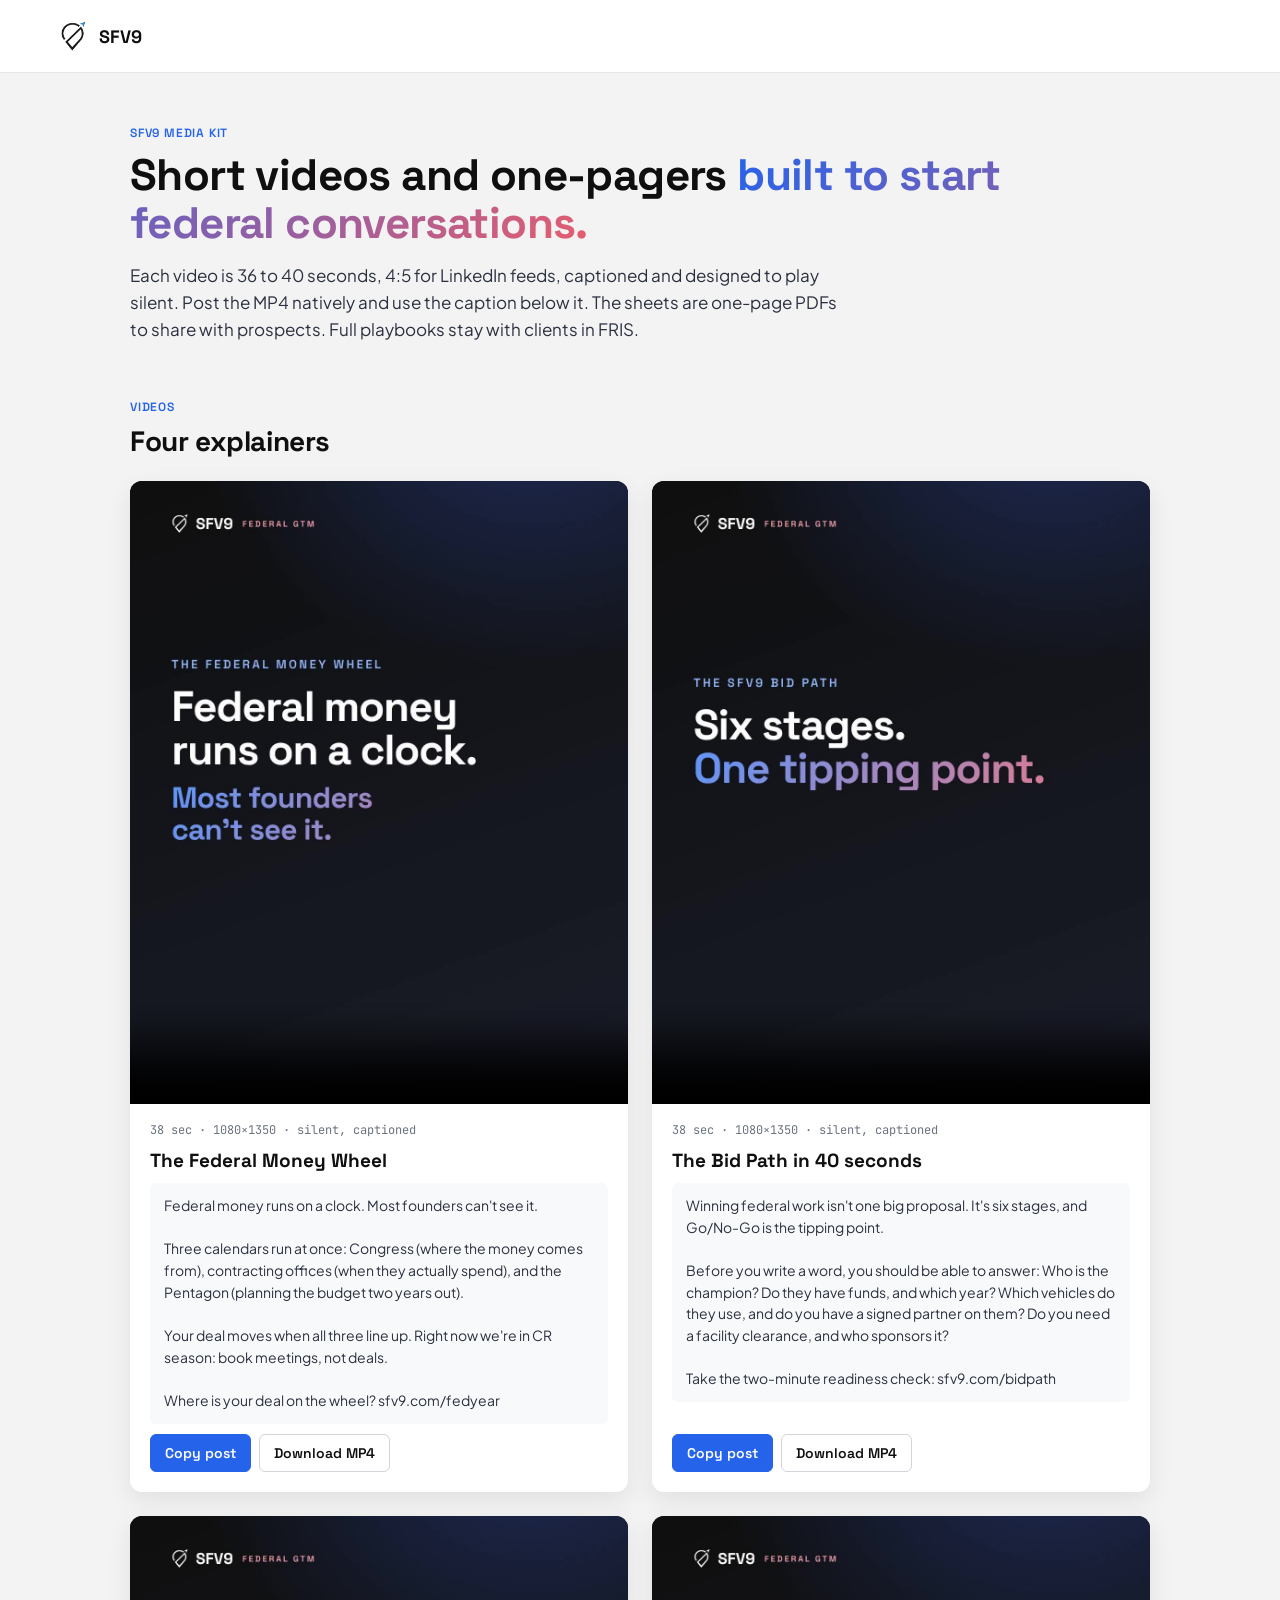
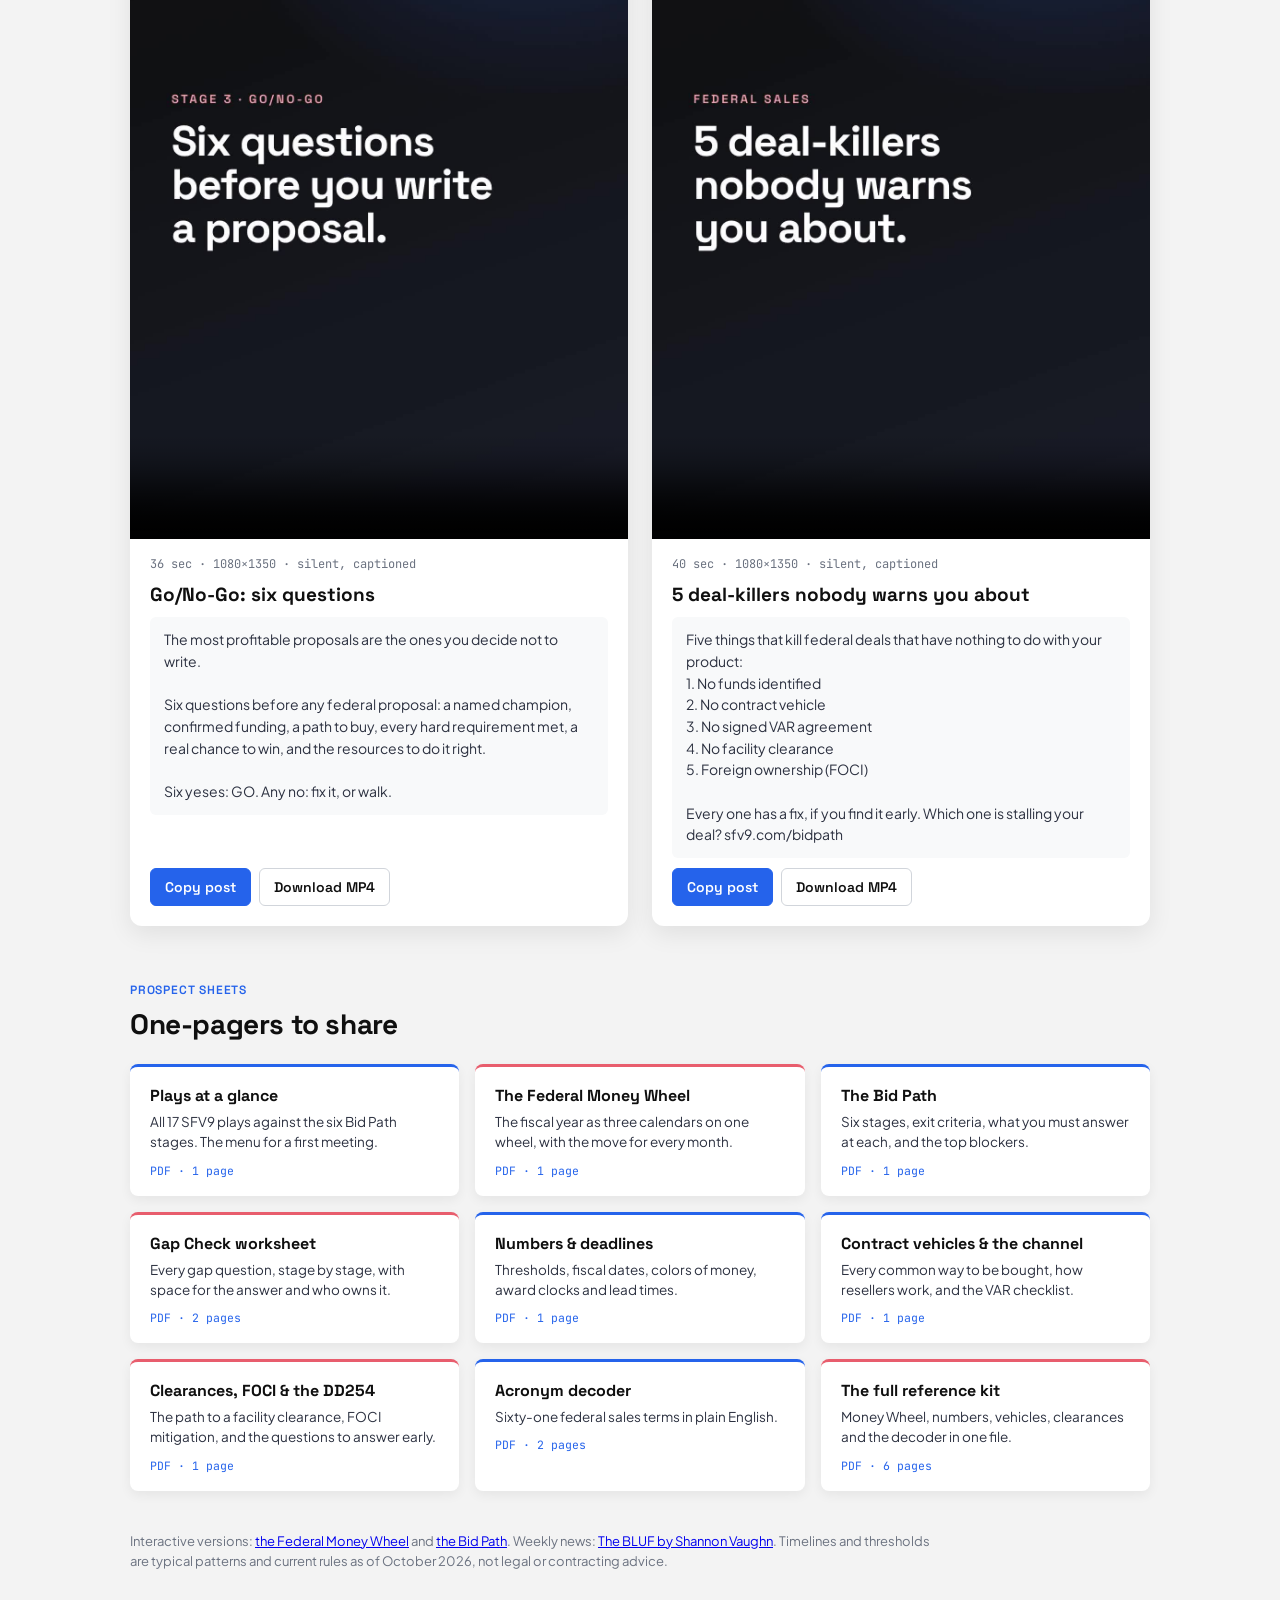
<file: kit/index.html>
<!DOCTYPE html><html lang="en"><head>
<meta charset="utf-8"><meta name="viewport" content="width=device-width, initial-scale=1.0">
<meta name="robots" content="noindex, nofollow">
<title>SFV9 — Media Kit</title>
<meta name="description" content="SFV9 media kit: short explainer videos with ready-to-post captions, and one-page federal GTM reference sheets to share with prospects.">
<link rel="icon" type="image/png" sizes="32x32" href="/favicon-32.png">
<link rel="icon" type="image/png" href="/favicon.png">
<link rel="apple-touch-icon" sizes="180x180" href="/apple-touch-icon.png">
<link rel="stylesheet" href="/_ds/sfv9-design-system-6362146f-437f-41dc-b194-b18b08ce9086/tokens/fonts.css?v=1">
<link rel="stylesheet" href="/_ds/sfv9-design-system-6362146f-437f-41dc-b194-b18b08ce9086/tokens/colors.css?v=1">
<link rel="stylesheet" href="/_ds/sfv9-design-system-6362146f-437f-41dc-b194-b18b08ce9086/tokens/typography.css?v=1">
<link rel="stylesheet" href="/_ds/sfv9-design-system-6362146f-437f-41dc-b194-b18b08ce9086/tokens/spacing.css?v=1">
<link rel="stylesheet" href="/_ds/sfv9-design-system-6362146f-437f-41dc-b194-b18b08ce9086/tokens/effects.css?v=1">
<style>
  *{box-sizing:border-box;}
  html{color-scheme:light;}
  body{margin:0;font-family:var(--font-body);background:var(--ground);color:var(--text-strong);-webkit-font-smoothing:antialiased;}
  h1,h2,h3{font-family:var(--font-display);margin:0;}
  .site-header{display:flex;justify-content:space-between;align-items:center;padding:20px 60px;background:var(--paper);border-bottom:1px solid var(--border-subtle);}
  .brand{display:inline-flex;align-items:center;gap:12px;text-decoration:none;color:inherit;}
  .brand img{height:32px;}
  .brand b{font-family:var(--font-display);font-weight:700;font-size:18px;}
  .wrap{max-width:1140px;margin:0 auto;padding:0 60px 60px;}
  .eyebrow{font-family:var(--font-display);font-weight:600;font-size:12px;text-transform:uppercase;letter-spacing:var(--ls-eyebrow);color:var(--accent);}
  .hero{padding-top:52px;}
  .hero h1{font-size:44px;line-height:1.1;letter-spacing:-0.6px;margin-top:10px;}
  .grad{background:var(--gradient-brand);-webkit-background-clip:text;background-clip:text;-webkit-text-fill-color:transparent;}
  .lead{font-size:17px;line-height:1.6;color:var(--text-body);max-width:720px;margin:14px 0 0;}
  section{margin-top:56px;}
  .sec-title{font-size:28px;letter-spacing:-0.4px;margin-top:8px;}
  .videos{display:grid;grid-template-columns:repeat(2,1fr);gap:24px;margin-top:22px;}
  .vid{background:var(--paper);border-radius:var(--radius-xl);box-shadow:var(--shadow-md);overflow:hidden;display:flex;flex-direction:column;}
  .vid video{width:100%;aspect-ratio:4/5;background:#0F0F0F;display:block;}
  .vid .body{padding:18px 20px 20px;display:flex;flex-direction:column;gap:10px;flex:1;}
  .vid h3{font-size:19px;}
  .vid .meta{font-family:var(--font-mono);font-size:12px;color:var(--text-muted);}
  .vid pre{white-space:pre-wrap;font-family:var(--font-body);font-size:14px;line-height:1.55;color:var(--ink-700);background:var(--surface-sunken);border-radius:var(--radius-md);padding:12px 14px;margin:0;}
  .row{display:flex;gap:8px;flex-wrap:wrap;margin-top:auto;}
  .btn{font-family:var(--font-display);font-weight:600;font-size:14px;padding:9px 14px;border-radius:var(--radius-md);border:1px solid var(--border-default);background:var(--paper);color:var(--text-strong);text-decoration:none;cursor:pointer;}
  .btn.primary{background:var(--accent);border-color:var(--accent);color:#fff;}
  .sheets{display:grid;grid-template-columns:repeat(3,1fr);gap:16px;margin-top:22px;}
  .sheet{background:var(--paper);border-radius:var(--radius-lg);box-shadow:var(--shadow-sm);padding:18px 20px;text-decoration:none;color:inherit;border-top:3px solid var(--accent);transition:transform var(--dur-normal) var(--ease-out),box-shadow var(--dur-normal);}
  .sheet:hover{transform:var(--lift-sm);box-shadow:var(--shadow-md);}
  .sheet.signal{border-top-color:var(--signal);}
  .sheet h3{font-size:16px;}
  .sheet p{font-size:13.5px;line-height:1.5;color:var(--text-body);margin:6px 0 0;}
  .sheet span{display:block;font-family:var(--font-mono);font-size:11.5px;color:var(--accent);margin-top:10px;}
  .note{margin-top:40px;font-size:13px;color:var(--text-muted);line-height:1.6;max-width:820px;}
  @media (max-width:860px){.site-header{padding:14px 16px;}.wrap{padding:0 16px 40px;}.videos,.sheets{grid-template-columns:1fr;}.hero h1{font-size:32px;}}
</style>
</head>
<body>
<header class="site-header">
  <a class="brand" href="/"><img src="/assets/logo-mark.png" alt="SFV9"><b>SFV9</b></a>
</header>
<main class="wrap">
  <section class="hero" style="margin-top:0">
    <div class="eyebrow">SFV9 media kit</div>
    <h1>Short videos and one-pagers <span class="grad">built to start federal conversations.</span></h1>
    <p class="lead">Each video is 36 to 40 seconds, 4:5 for LinkedIn feeds, captioned and designed to play silent. Post the MP4 natively and use the caption below it. The sheets are one-page PDFs to share with prospects. Full playbooks stay with clients in FRIS.</p>
  </section>

  <section>
    <div class="eyebrow">Videos</div>
    <h2 class="sec-title">Four explainers</h2>
    <div class="videos" id="videos"></div>
  </section>

  <section>
    <div class="eyebrow">Prospect sheets</div>
    <h2 class="sec-title">One-pagers to share</h2>
    <div class="sheets">
      <a class="sheet" href="/kit/sheets/SFV9-Plays-at-a-Glance.pdf" target="_blank" rel="noopener"><h3>Plays at a glance</h3><p>All 17 SFV9 plays against the six Bid Path stages. The menu for a first meeting.</p><span>PDF · 1 page</span></a>
      <a class="sheet signal" href="/kit/sheets/SFV9-Federal-Money-Wheel.pdf" target="_blank" rel="noopener"><h3>The Federal Money Wheel</h3><p>The fiscal year as three calendars on one wheel, with the move for every month.</p><span>PDF · 1 page</span></a>
      <a class="sheet" href="/kit/sheets/SFV9-Bid-Path.pdf" target="_blank" rel="noopener"><h3>The Bid Path</h3><p>Six stages, exit criteria, what you must answer at each, and the top blockers.</p><span>PDF · 1 page</span></a>
      <a class="sheet signal" href="/kit/sheets/SFV9-Gap-Check-Worksheet.pdf" target="_blank" rel="noopener"><h3>Gap Check worksheet</h3><p>Every gap question, stage by stage, with space for the answer and who owns it.</p><span>PDF · 2 pages</span></a>
      <a class="sheet" href="/kit/sheets/SFV9-Numbers-and-Deadlines.pdf" target="_blank" rel="noopener"><h3>Numbers &amp; deadlines</h3><p>Thresholds, fiscal dates, colors of money, award clocks and lead times.</p><span>PDF · 1 page</span></a>
      <a class="sheet" href="/kit/sheets/SFV9-Contract-Vehicles-and-Channel.pdf" target="_blank" rel="noopener"><h3>Contract vehicles &amp; the channel</h3><p>Every common way to be bought, how resellers work, and the VAR checklist.</p><span>PDF · 1 page</span></a>
      <a class="sheet signal" href="/kit/sheets/SFV9-Clearances-FOCI-DD254.pdf" target="_blank" rel="noopener"><h3>Clearances, FOCI &amp; the DD254</h3><p>The path to a facility clearance, FOCI mitigation, and the questions to answer early.</p><span>PDF · 1 page</span></a>
      <a class="sheet" href="/kit/sheets/SFV9-Acronym-Decoder.pdf" target="_blank" rel="noopener"><h3>Acronym decoder</h3><p>Sixty-one federal sales terms in plain English.</p><span>PDF · 2 pages</span></a>
      <a class="sheet signal" href="/kit/sheets/SFV9-Reference-Kit.pdf" target="_blank" rel="noopener"><h3>The full reference kit</h3><p>Money Wheel, numbers, vehicles, clearances and the decoder in one file.</p><span>PDF · 6 pages</span></a>
    </div>
  </section>

  <p class="note">Interactive versions: <a href="/fedyear/">the Federal Money Wheel</a> and <a href="/bidpath/">the Bid Path</a>. Weekly news: <a href="/thebluf/">The BLUF by Shannon Vaughn</a>. Timelines and thresholds are typical patterns and current rules as of October 2026, not legal or contracting advice.</p>
</main>
<script>
var VIDEOS = [
  { file:"SFV9-Federal-Money-Wheel", title:"The Federal Money Wheel", len:"38 sec",
    post:"Federal money runs on a clock. Most founders can't see it.\n\nThree calendars run at once: Congress (where the money comes from), contracting offices (when they actually spend), and the Pentagon (planning the budget two years out).\n\nYour deal moves when all three line up. Right now we're in CR season: book meetings, not deals.\n\nWhere is your deal on the wheel? sfv9.com/fedyear" },
  { file:"SFV9-Bid-Path-in-40-Seconds", title:"The Bid Path in 40 seconds", len:"38 sec",
    post:"Winning federal work isn't one big proposal. It's six stages, and Go/No-Go is the tipping point.\n\nBefore you write a word, you should be able to answer: Who is the champion? Do they have funds, and which year? Which vehicles do they use, and do you have a signed partner on them? Do you need a facility clearance, and who sponsors it?\n\nTake the two-minute readiness check: sfv9.com/bidpath" },
  { file:"SFV9-Go-No-Go-Six-Questions", title:"Go/No-Go: six questions", len:"36 sec",
    post:"The most profitable proposals are the ones you decide not to write.\n\nSix questions before any federal proposal: a named champion, confirmed funding, a path to buy, every hard requirement met, a real chance to win, and the resources to do it right.\n\nSix yeses: GO. Any no: fix it, or walk." },
  { file:"SFV9-Five-Deal-Killers", title:"5 deal-killers nobody warns you about", len:"40 sec",
    post:"Five things that kill federal deals that have nothing to do with your product:\n1. No funds identified\n2. No contract vehicle\n3. No signed VAR agreement\n4. No facility clearance\n5. Foreign ownership (FOCI)\n\nEvery one has a fix, if you find it early. Which one is stalling your deal? sfv9.com/bidpath" }
];
var box = document.getElementById("videos");
VIDEOS.forEach(function(v, i){
  var el = document.createElement("article"); el.className = "vid";
  el.innerHTML = '<video controls playsinline preload="metadata" poster="/kit/videos/'+v.file+'-cover.jpg" src="/kit/videos/'+v.file+'.mp4"></video>'+
    '<div class="body"><div class="meta">'+v.len+' · 1080×1350 · silent, captioned</div><h3></h3><pre></pre>'+
    '<div class="row"><button class="btn primary" type="button">Copy post</button><a class="btn" download href="/kit/videos/'+v.file+'.mp4">Download MP4</a></div></div>';
  el.querySelector("h3").textContent = v.title;
  el.querySelector("pre").textContent = v.post;
  var b = el.querySelector("button");
  b.addEventListener("click", function(){
    var done = function(){ b.textContent = "Copied ✓"; setTimeout(function(){ b.textContent = "Copy post"; }, 1800); };
    try { navigator.clipboard.writeText(v.post).then(done, function(){}); } catch (e) {}
  });
  box.appendChild(el);
});
</script>
</body></html>
</file>
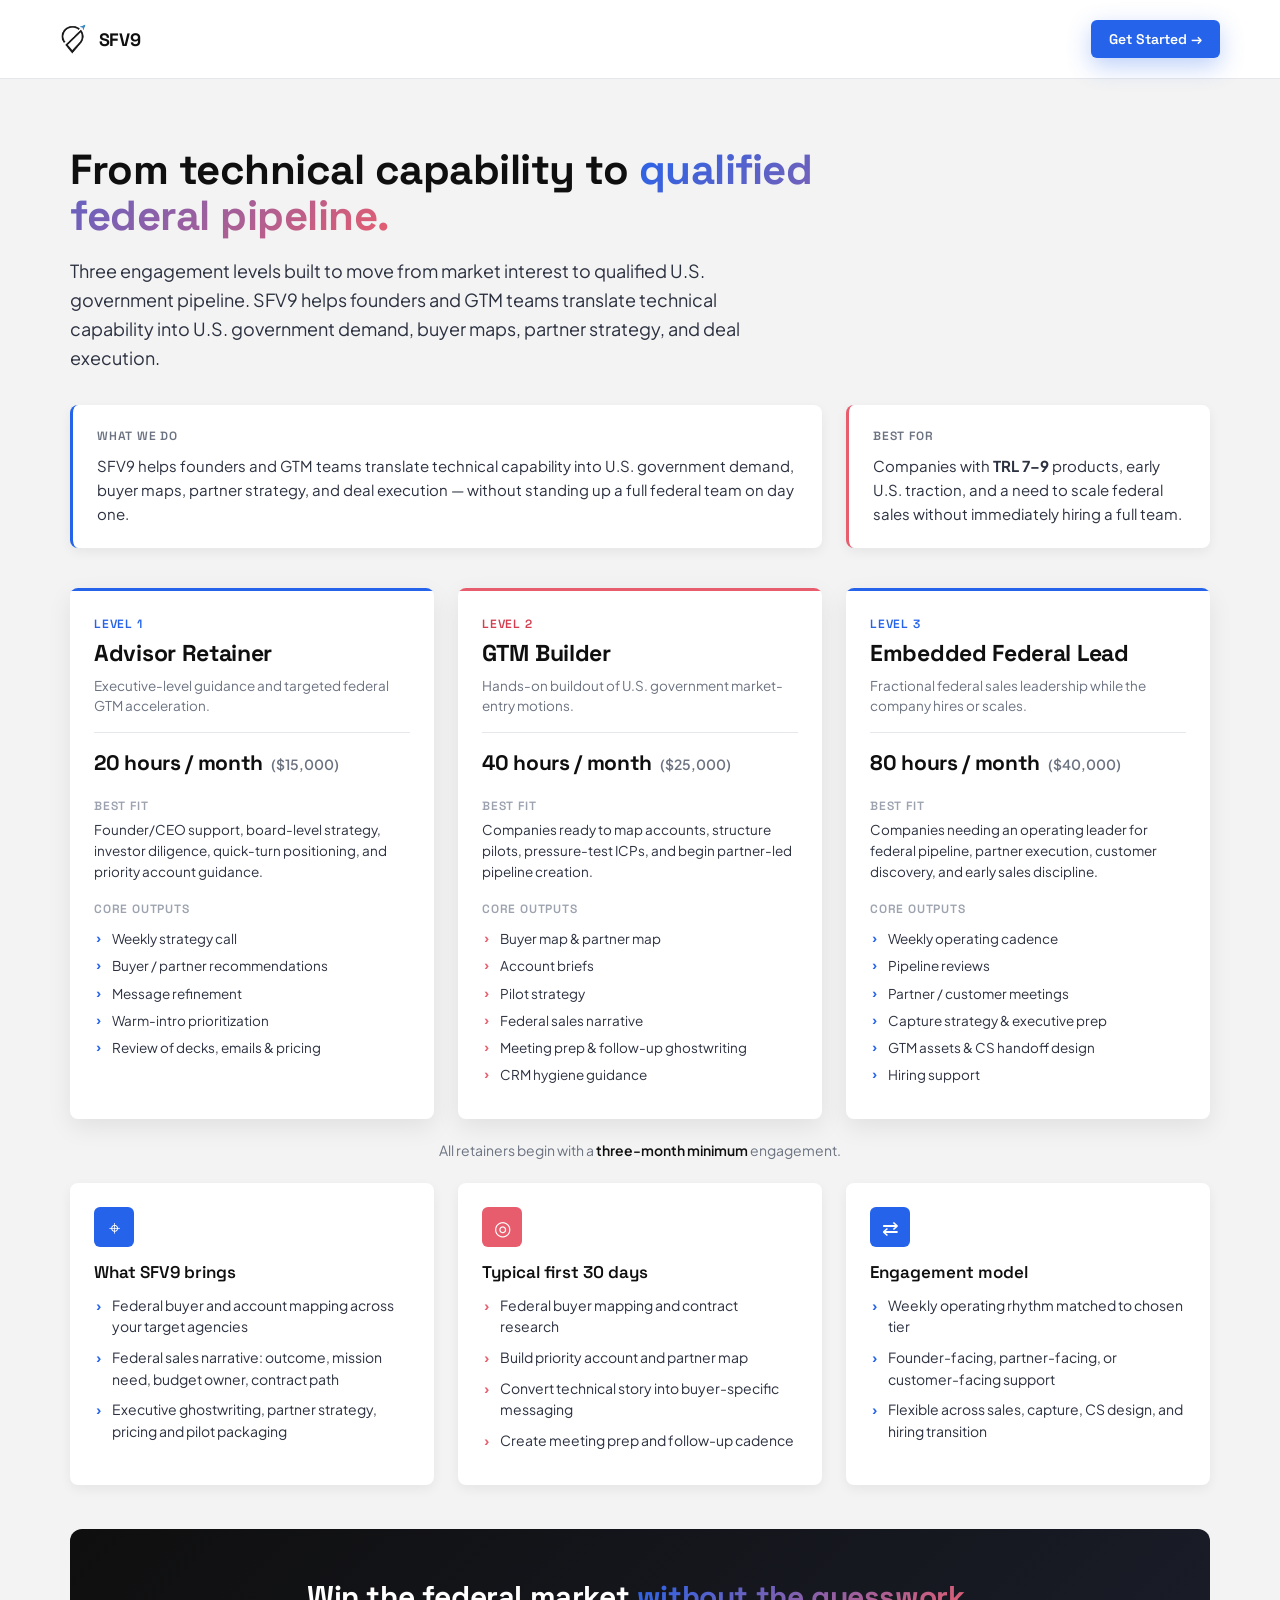
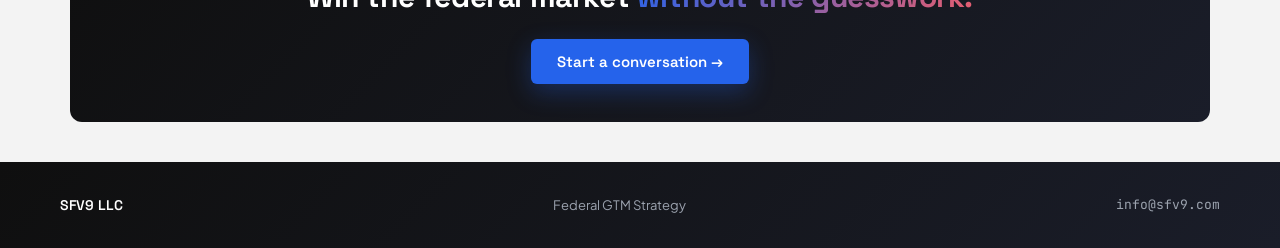
<file: retainers/index.html>
<!DOCTYPE html><html lang="en"><head>
<meta charset="utf-8"><meta name="viewport" content="width=device-width, initial-scale=1.0">
<meta name="robots" content="noindex, nofollow">
<title>SFV9 — Federal GTM Retainers</title>
<meta name="description" content="SFV9 Federal GTM Retainers — three engagement levels that move venture-backed product companies from market interest to qualified U.S. government pipeline.">
<link rel="icon" type="image/png" sizes="32x32" href="/favicon-32.png">
<link rel="icon" type="image/png" sizes="16x16" href="/favicon-16.png">
<link rel="icon" type="image/png" href="/favicon.png">
<link rel="apple-touch-icon" sizes="180x180" href="/apple-touch-icon.png">
<link rel="stylesheet" href="/_ds/sfv9-design-system-6362146f-437f-41dc-b194-b18b08ce9086/tokens/fonts.css?v=1">
<link rel="stylesheet" href="/_ds/sfv9-design-system-6362146f-437f-41dc-b194-b18b08ce9086/tokens/colors.css?v=1">
<link rel="stylesheet" href="/_ds/sfv9-design-system-6362146f-437f-41dc-b194-b18b08ce9086/tokens/typography.css?v=1">
<link rel="stylesheet" href="/_ds/sfv9-design-system-6362146f-437f-41dc-b194-b18b08ce9086/tokens/spacing.css?v=1">
<link rel="stylesheet" href="/_ds/sfv9-design-system-6362146f-437f-41dc-b194-b18b08ce9086/tokens/effects.css?v=1">
<style>
  *{box-sizing:border-box;}
  body{margin:0;font-family:var(--font-body);background:var(--ground);color:var(--text-strong);-webkit-font-smoothing:antialiased;}
  a{color:inherit;}
  h1,h2,h3,h4{font-family:var(--font-display);margin:0;}

  /* ---- Header ---- */
  .site-header{display:flex;justify-content:space-between;align-items:center;padding:20px 60px;background:var(--paper);border-bottom:1px solid var(--border-subtle);position:sticky;top:0;z-index:10;}
  .brand{display:inline-flex;align-items:center;gap:12px;text-decoration:none;color:inherit;}
  .brand img{height:32px;width:auto;display:block;}
  .brand b{font-family:var(--font-display);font-weight:700;font-size:18px;letter-spacing:-0.3px;}
  .header-cta{font-family:var(--font-display);font-weight:600;font-size:14px;color:#fff;background:var(--accent);padding:10px 18px;border-radius:var(--radius-md);text-decoration:none;box-shadow:var(--shadow-blue);transition:transform var(--dur-normal) var(--ease-out),box-shadow var(--dur-normal);}
  .header-cta:hover{transform:var(--lift-sm);box-shadow:var(--shadow-blue-lg);}

  /* ---- Layout ---- */
  .wrap{max-width:1140px;margin:0 auto;padding:0 60px;}
  .sheet{padding:56px 0 24px;}

  /* ---- Hero ---- */
  .eyebrow{font-family:var(--font-display);font-weight:600;font-size:12px;text-transform:uppercase;letter-spacing:var(--ls-eyebrow);color:var(--accent);}
  .hero h1{font-weight:700;font-size:42px;line-height:1.1;letter-spacing:-0.5px;margin:12px 0 0;max-width:880px;}
  .hero h1 .grad{background:var(--gradient-brand);-webkit-background-clip:text;background-clip:text;-webkit-text-fill-color:transparent;}
  .hero .lead{font-size:18px;line-height:1.6;color:var(--text-body);margin:18px 0 0;max-width:720px;}

  /* ---- Offer / best-for band ---- */
  .band{display:grid;grid-template-columns:repeat(3,1fr);gap:24px;margin-top:32px;}
  .band .panel.wide{grid-column:span 2;}
  .band .panel{background:var(--paper);border-radius:var(--radius-lg);box-shadow:var(--shadow-sm);padding:22px 24px;border-left:3px solid var(--accent);}
  .band .panel.signal{border-left-color:var(--signal);}
  .band .label{font-family:var(--font-display);font-weight:600;font-size:12px;text-transform:uppercase;letter-spacing:var(--ls-eyebrow);color:var(--text-muted);margin:0 0 8px;}
  .band p{margin:0;font-size:15px;line-height:1.6;color:var(--text-body);}

  /* ---- Tier cards ---- */
  .tiers{display:grid;grid-template-columns:repeat(3,1fr);gap:24px;margin-top:40px;}
  .tier{position:relative;background:var(--paper);border-radius:var(--radius-lg);box-shadow:var(--shadow-md);padding:28px 24px 26px;overflow:hidden;display:flex;flex-direction:column;transition:transform var(--dur-normal) var(--ease-out),box-shadow var(--dur-normal);}
  .tier:hover{transform:var(--lift);box-shadow:var(--shadow-lg);}
  .tier::before{content:"";position:absolute;top:0;left:0;right:0;height:3px;background:var(--accent);}
  .tier.coral::before{background:var(--signal);}
  .tier .lvl{font-family:var(--font-display);font-weight:600;font-size:12px;letter-spacing:var(--ls-eyebrow);text-transform:uppercase;color:var(--text-muted);}
  .tier.coral .lvl{color:var(--signal-hover);}
  .tier.blue .lvl{color:var(--accent);}
  .tier h3{font-size:23px;font-weight:700;letter-spacing:-0.3px;margin:6px 0 0;}
  .tier .tag{font-size:13.5px;color:var(--text-muted);line-height:1.5;margin:8px 0 0;min-height:40px;}
  .tier .meta{display:flex;align-items:baseline;flex-wrap:wrap;gap:8px;margin:16px 0 4px;padding-top:16px;border-top:1px solid var(--border-subtle);}
  .tier .price{font-family:var(--font-display);font-weight:700;font-size:21px;letter-spacing:-0.3px;}
  .tier .per{font-family:var(--font-body);font-size:14px;color:var(--text-muted);font-weight:600;}
  .tier .sub{font-family:var(--font-display);font-weight:600;font-size:12px;letter-spacing:var(--ls-eyebrow);text-transform:uppercase;color:var(--text-faint);margin:18px 0 6px;}
  .tier .fit{font-size:13.5px;line-height:1.55;color:var(--text-body);margin:0;}
  .tier ul{list-style:none;margin:6px 0 0;padding:0;}
  .tier li{position:relative;padding-left:18px;font-size:13.5px;line-height:1.5;color:var(--text-body);margin-bottom:7px;}
  .tier li::before{content:"›";position:absolute;left:2px;top:-1px;color:var(--accent);font-weight:700;}
  .tier.coral li::before{color:var(--signal);}
  .tier .spacer{flex:1;}

  /* ---- Terms note ---- */
  .terms{text-align:center;margin:22px 0 0;font-family:var(--font-body);font-size:14px;color:var(--text-muted);}
  .terms strong{color:var(--text-strong);font-weight:600;}

  /* ---- Three info panels ---- */
  .info{display:grid;grid-template-columns:repeat(3,1fr);gap:24px;margin-top:24px;}
  .info .card{background:var(--paper);border-radius:var(--radius-lg);box-shadow:var(--shadow-sm);padding:24px;}
  .info .chip{width:40px;height:40px;border-radius:var(--radius-md);display:flex;align-items:center;justify-content:center;font-size:20px;color:#fff;margin-bottom:14px;background:var(--accent);}
  .info .card.s2 .chip{background:var(--signal);}
  .info h4{font-size:17px;font-weight:600;margin:0 0 12px;}
  .info ul{list-style:none;margin:0;padding:0;}
  .info li{position:relative;padding-left:18px;font-size:14px;line-height:1.55;color:var(--text-body);margin-bottom:9px;}
  .info li::before{content:"›";position:absolute;left:2px;top:0;color:var(--accent);font-weight:700;}
  .info .card.s2 li::before{color:var(--signal);}

  /* ---- Positioning line ---- */
  .positioning{margin:44px 0 8px;text-align:center;padding:38px 24px;background:var(--gradient-ink);border-radius:var(--radius-xl);}
  .positioning .label{font-family:var(--font-display);font-weight:600;font-size:12px;letter-spacing:var(--ls-eyebrow);text-transform:uppercase;color:var(--text-on-dark-dim);}
  .positioning .line{font-family:var(--font-display);font-weight:700;font-size:30px;line-height:1.2;letter-spacing:-0.4px;color:#fff;margin:12px 0 24px;}
  .positioning .line .grad{background:var(--gradient-brand);-webkit-background-clip:text;background-clip:text;-webkit-text-fill-color:transparent;}
  .positioning .cta{display:inline-block;font-family:var(--font-display);font-weight:600;font-size:15px;color:#fff;background:var(--accent);padding:13px 26px;border-radius:var(--radius-md);text-decoration:none;box-shadow:var(--shadow-blue);transition:transform var(--dur-normal) var(--ease-out),box-shadow var(--dur-normal);}
  .positioning .cta:hover{transform:var(--lift-sm);box-shadow:var(--shadow-blue-lg);}

  /* ---- Footer ---- */
  .site-footer{background:var(--gradient-ink);color:var(--text-on-dark-dim);padding:34px 60px;margin-top:8px;display:flex;flex-wrap:wrap;gap:12px;justify-content:space-between;align-items:center;font-size:13px;}
  .site-footer .org{font-family:var(--font-display);font-weight:600;color:#fff;font-size:14px;}
  .site-footer a{color:var(--text-on-dark-dim);text-decoration:none;font-family:var(--font-mono);}
  .site-footer a:hover{color:#fff;}

  /* ---- Responsive ---- */
  @media (max-width:860px){
    .site-header{padding:14px 20px;}
    .wrap{padding:0 20px;}
    .sheet{padding-top:36px;padding-bottom:16px;}
    .hero h1{font-size:32px;}
    .band,.tiers,.info{grid-template-columns:1fr;}
    .band .panel.wide{grid-column:auto;}
    .positioning .line{font-size:24px;}
    .site-footer{padding:28px 20px;}
  }

  /* ---- Print: true one-pager ---- */
  @page{size:A4 portrait;margin:9mm;}
  @media print{
    body{background:#fff;}
    .band{grid-template-columns:repeat(3,1fr);}
    .band .panel.wide{grid-column:span 2;}
    .tiers,.info{grid-template-columns:repeat(3,1fr);}
    .tier:hover{transform:none;box-shadow:none;}
    .site-header{position:static;border:none;padding:0 0 10px;}
    .header-cta{display:none;}
    .wrap{max-width:none;padding:0;}
    .sheet{padding:10px 0 0;}
    .hero h1{font-size:23px;}
    .hero .lead{font-size:11.5px;margin-top:6px;}
    .eyebrow{font-size:10px;}
    .band{margin-top:11px;gap:12px;}
    .band .panel{padding:13px 16px;}
    .band .label{margin-bottom:5px;}
    .band p{font-size:11px;}
    .tiers{margin-top:12px;gap:12px;}
    .tier{box-shadow:none;border:1px solid var(--border-subtle);padding:13px 13px 11px;}
    .tier h3{font-size:16px;}
    .tier .price{font-size:15px;}
    .tier .per{font-size:11px;}
    .tier .tag{min-height:0;font-size:11px;margin-top:5px;}
    .tier .fit,.tier li,.info li,.info ul{font-size:10.5px;}
    .tier li{margin-bottom:5px;}
    .tier .meta{margin:8px 0 2px;padding-top:8px;}
    .tier .sub{margin:8px 0 4px;}
    .terms{margin:10px 0 0;font-size:10.5px;}
    .info{margin-top:10px;gap:12px;}
    .info .card{box-shadow:none;border:1px solid var(--border-subtle);padding:12px;}
    .info .chip{width:26px;height:26px;font-size:14px;box-shadow:none;margin-bottom:7px;}
    .info h4{font-size:12.5px;margin-bottom:7px;}
    .info li{margin-bottom:6px;}
    .positioning{margin:12px 0 0;padding:16px;break-inside:avoid;}
    .positioning .line{font-size:17px;margin:7px 0 0;}
    .positioning .cta{display:none;}
    .site-footer{padding:12px 0 0;margin-top:14px;background:none;color:var(--text-muted);}
    .site-footer .org{color:var(--text-strong);}
    .tier,.info .card,.band .panel{-webkit-print-color-adjust:exact;print-color-adjust:exact;}
  }
</style>
</head>
<body>

<header class="site-header">
  <a class="brand" href="/" aria-label="SFV9 — home">
    <img src="/assets/logo-mark.png" alt="SFV9">
    <b>SFV9</b>
  </a>
  <a class="header-cta" href="mailto:info@sfv9.com?subject=Federal%20GTM%20retainer%20inquiry">Get Started →</a>
</header>

<main class="wrap sheet">

  <section class="hero">
    <h1>From technical capability to <span class="grad">qualified federal pipeline.</span></h1>
    <p class="lead">Three engagement levels built to move from market interest to qualified U.S. government pipeline. SFV9 helps founders and GTM teams translate technical capability into U.S. government demand, buyer maps, partner strategy, and deal execution.</p>
  </section>

  <section class="band">
    <div class="panel wide">
      <p class="label">What we do</p>
      <p>SFV9 helps founders and GTM teams translate technical capability into U.S. government demand, buyer maps, partner strategy, and deal execution — without standing up a full federal team on day one.</p>
    </div>
    <div class="panel signal">
      <p class="label">Best for</p>
      <p>Companies with <strong>TRL 7–9</strong> products, early U.S. traction, and a need to scale federal sales without immediately hiring a full team.</p>
    </div>
  </section>

  <section class="tiers">

    <article class="tier blue">
      <span class="lvl">Level 1</span>
      <h3>Advisor Retainer</h3>
      <p class="tag">Executive-level guidance and targeted federal GTM acceleration.</p>
      <div class="meta">
        <span class="price">20 hours / month</span><span class="per">($15,000)</span>
      </div>
      <p class="sub">Best fit</p>
      <p class="fit">Founder/CEO support, board-level strategy, investor diligence, quick-turn positioning, and priority account guidance.</p>
      <p class="sub">Core outputs</p>
      <ul>
        <li>Weekly strategy call</li>
        <li>Buyer / partner recommendations</li>
        <li>Message refinement</li>
        <li>Warm-intro prioritization</li>
        <li>Review of decks, emails &amp; pricing</li>
      </ul>
      <div class="spacer"></div>
    </article>

    <article class="tier coral">
      <span class="lvl">Level 2</span>
      <h3>GTM Builder</h3>
      <p class="tag">Hands-on buildout of U.S. government market-entry motions.</p>
      <div class="meta">
        <span class="price">40 hours / month</span><span class="per">($25,000)</span>
      </div>
      <p class="sub">Best fit</p>
      <p class="fit">Companies ready to map accounts, structure pilots, pressure-test ICPs, and begin partner-led pipeline creation.</p>
      <p class="sub">Core outputs</p>
      <ul>
        <li>Buyer map &amp; partner map</li>
        <li>Account briefs</li>
        <li>Pilot strategy</li>
        <li>Federal sales narrative</li>
        <li>Meeting prep &amp; follow-up ghostwriting</li>
        <li>CRM hygiene guidance</li>
      </ul>
      <div class="spacer"></div>
    </article>

    <article class="tier blue">
      <span class="lvl">Level 3</span>
      <h3>Embedded Federal Lead</h3>
      <p class="tag">Fractional federal sales leadership while the company hires or scales.</p>
      <div class="meta">
        <span class="price">80 hours / month</span><span class="per">($40,000)</span>
      </div>
      <p class="sub">Best fit</p>
      <p class="fit">Companies needing an operating leader for federal pipeline, partner execution, customer discovery, and early sales discipline.</p>
      <p class="sub">Core outputs</p>
      <ul>
        <li>Weekly operating cadence</li>
        <li>Pipeline reviews</li>
        <li>Partner / customer meetings</li>
        <li>Capture strategy &amp; executive prep</li>
        <li>GTM assets &amp; CS handoff design</li>
        <li>Hiring support</li>
      </ul>
      <div class="spacer"></div>
    </article>

  </section>

  <p class="terms">All retainers begin with a <strong>three-month minimum</strong> engagement.</p>

  <section class="info">
    <div class="card s1">
      <div class="chip">⌖</div>
      <h4>What SFV9 brings</h4>
      <ul>
        <li>Federal buyer and account mapping across your target agencies</li>
        <li>Federal sales narrative: outcome, mission need, budget owner, contract path</li>
        <li>Executive ghostwriting, partner strategy, pricing and pilot packaging</li>
      </ul>
    </div>
    <div class="card s2">
      <div class="chip">◎</div>
      <h4>Typical first 30 days</h4>
      <ul>
        <li>Federal buyer mapping and contract research</li>
        <li>Build priority account and partner map</li>
        <li>Convert technical story into buyer-specific messaging</li>
        <li>Create meeting prep and follow-up cadence</li>
      </ul>
    </div>
    <div class="card s1">
      <div class="chip">⇄</div>
      <h4>Engagement model</h4>
      <ul>
        <li>Weekly operating rhythm matched to chosen tier</li>
        <li>Founder-facing, partner-facing, or customer-facing support</li>
        <li>Flexible across sales, capture, CS design, and hiring transition</li>
      </ul>
    </div>
  </section>

  <section class="positioning">
    <p class="line">Win the federal market <span class="grad">without the guesswork.</span></p>
    <a class="cta" href="mailto:info@sfv9.com?subject=Federal%20GTM%20retainer%20inquiry">Start a conversation →</a>
  </section>

</main>

<footer class="site-footer">
  <span class="org">SFV9 LLC</span>
  <span>Federal GTM Strategy</span>
  <a href="mailto:info@sfv9.com">info@sfv9.com</a>
</footer>

</body></html>
</file>
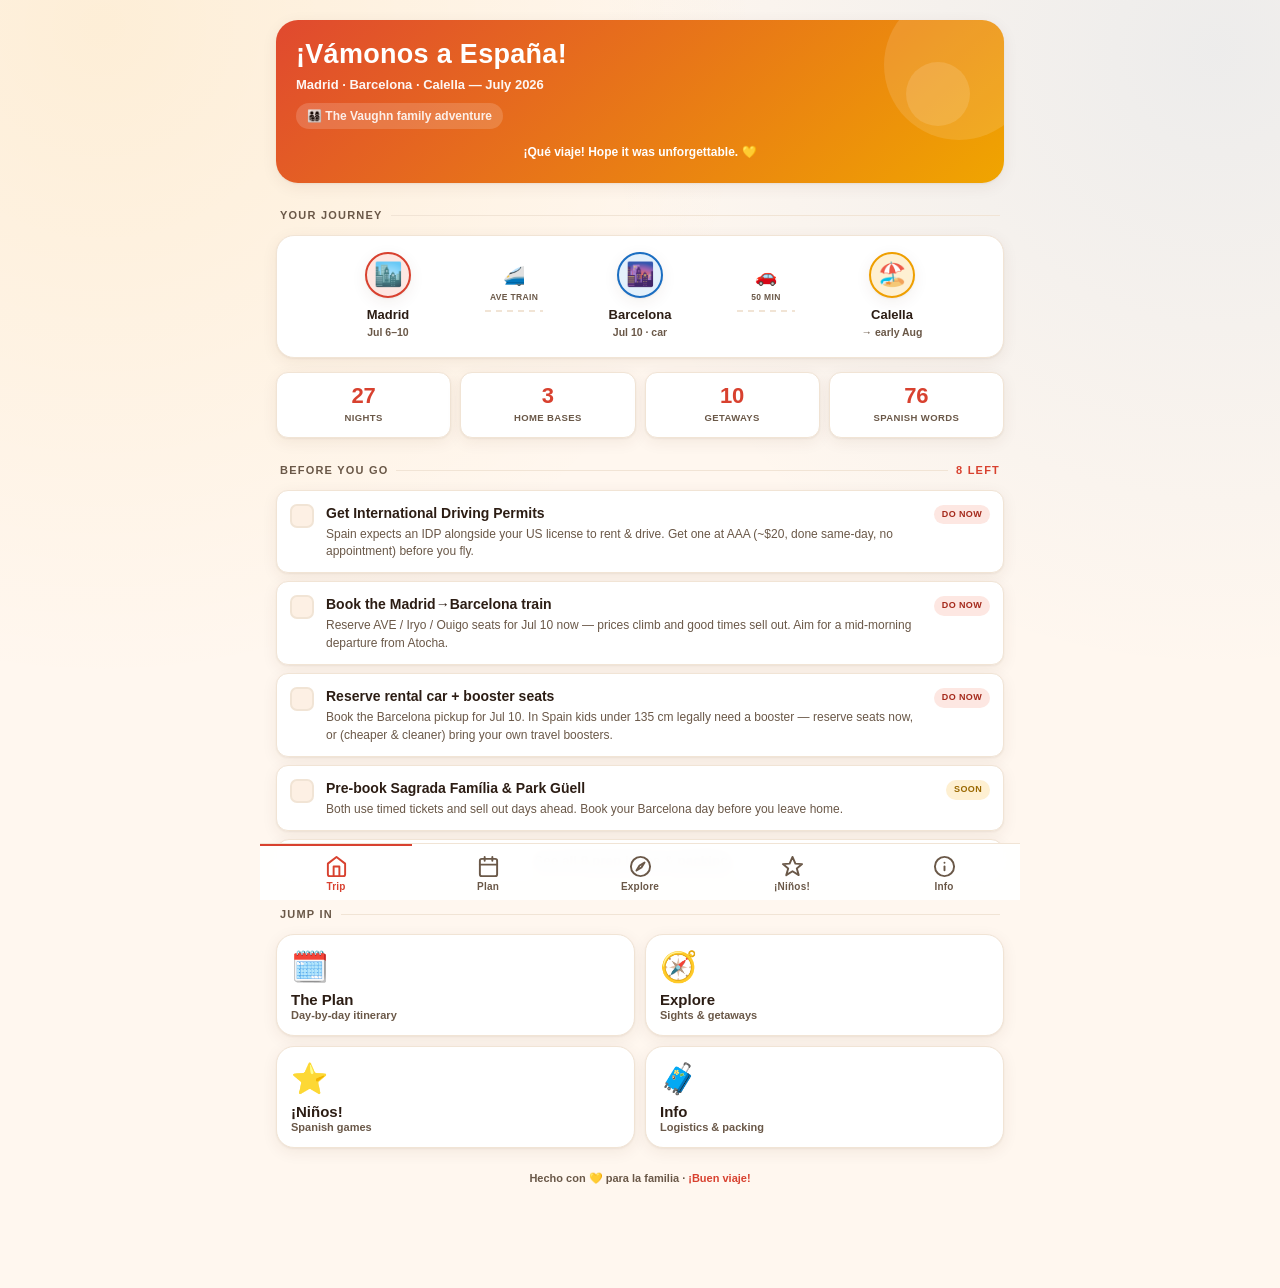
<file: spain/index.html>
<!DOCTYPE html>
<html lang="en">
<head>
<meta charset="UTF-8">
<meta name="viewport" content="width=device-width,initial-scale=1,viewport-fit=cover">
<title>¡Vámonos! · Familia España</title>
<link rel="manifest" href="manifest.json">
<meta name="apple-mobile-web-app-capable" content="yes">
<meta name="apple-mobile-web-app-status-bar-style" content="black-translucent">
<meta name="apple-mobile-web-app-title" content="España">
<meta name="theme-color" content="#d8412f">
<link rel="icon" href="./favicon.ico" sizes="any">
<link rel="icon" type="image/png" sizes="32x32" href="./favicon-32.png">
<link rel="icon" type="image/png" sizes="16x16" href="./favicon-16.png">
<link rel="apple-touch-icon" href="./apple-touch-icon.png">
<style>
*{box-sizing:border-box;margin:0;padding:0;-webkit-tap-highlight-color:transparent}
:root{
  --bg:#fff7ef; --surface:#ffffff; --surface2:#fdf0e4;
  --ink:#2c1d14; --muted:#6a5848; --line:#f1e4d5;
  --red:#d8412f; --red-soft:#fde7e2; --red-ink:#a52a1c;
  --blue:#1b6ec2; --blue-soft:#e3f0fb; --blue-ink:#155596;
  --gold:#ef9f00; --gold-soft:#fef0d2; --gold-ink:#9a6800;
  --green:#3a9d5d; --green-soft:#e3f5e9; --green-ink:#27764a;
  --purple:#7c5cd6; --purple-soft:#ede7fb;
  --shadow:0 1px 2px rgba(90,45,20,.06),0 4px 16px rgba(90,45,20,.07);
  --shadow-lg:0 14px 44px rgba(90,45,20,.20);
  --rad:18px; --rad-s:12px;
  --ui:-apple-system,BlinkMacSystemFont,"Segoe UI",Roboto,"Helvetica Neue",sans-serif;
  --disp:"Trebuchet MS","Segoe UI",sans-serif;
}
html{font-size:16px;-webkit-text-size-adjust:100%}
body{font-family:var(--ui);background:var(--bg);color:var(--ink);min-height:100vh;line-height:1.5;
  background-image:radial-gradient(circle at 8% 2%,rgba(239,159,0,.10),transparent 38%),radial-gradient(circle at 95% 4%,rgba(27,110,194,.08),transparent 36%);}
#app{max-width:760px;margin:0 auto;min-height:100vh}
button{font-family:inherit;cursor:pointer;border:none;background:none;color:inherit}
a{color:var(--blue-ink)}
.hide{display:none!important}
.main{padding:14px 16px 96px;}

/* ===== bottom nav ===== */
.nav{position:fixed;bottom:0;left:0;right:0;background:rgba(255,255,255,.94);backdrop-filter:saturate(1.4) blur(10px);
  border-top:1px solid var(--line);display:flex;z-index:100;padding-bottom:env(safe-area-inset-bottom);max-width:760px;margin:0 auto}
.nb{flex:1;display:flex;flex-direction:column;align-items:center;gap:3px;padding:9px 2px 8px;color:var(--muted);
  font-size:10px;font-weight:700;letter-spacing:.02em;transition:.15s;border-top:2px solid transparent}
.nb svg{width:23px;height:23px}
.nb.on{color:var(--red);border-top-color:var(--red)}

/* ===== hero / headers ===== */
.hero{background:linear-gradient(140deg,#e0492f,#f0a500);color:#fff;border-radius:22px;padding:20px 20px 22px;
  box-shadow:var(--shadow);position:relative;overflow:hidden;margin-top:6px}
.hero::after{content:"";position:absolute;right:-30px;top:-30px;width:150px;height:150px;border-radius:50%;background:rgba(255,255,255,.12)}
.hero::before{content:"";position:absolute;right:34px;top:42px;width:64px;height:64px;border-radius:50%;background:rgba(255,255,255,.13)}
.hero h1{font-family:var(--disp);font-size:27px;font-weight:800;letter-spacing:.3px;line-height:1.1}
.hero .sub{font-size:13px;opacity:.95;margin-top:5px;font-weight:600}
.hero .who{font-size:12px;opacity:.9;margin-top:9px;background:rgba(255,255,255,.18);display:inline-block;padding:4px 11px;border-radius:20px;font-weight:700}

.cd{display:flex;gap:8px;margin-top:16px;position:relative;z-index:1}
.cd .u{flex:1;background:rgba(255,255,255,.18);border:1px solid rgba(255,255,255,.25);border-radius:14px;padding:10px 4px;text-align:center}
.cd .u b{display:block;font-size:26px;font-weight:800;font-family:var(--disp);line-height:1}
.cd .u span{font-size:9.5px;letter-spacing:.1em;text-transform:uppercase;opacity:.9;font-weight:700}
.cd-note{text-align:center;font-size:12px;color:var(--muted);margin-top:10px;font-weight:600}

.sect-h{font-size:11px;letter-spacing:.11em;text-transform:uppercase;color:var(--muted);font-weight:800;margin:24px 4px 11px;display:flex;align-items:center;gap:8px}
.sect-h .ln{flex:1;height:1px;background:var(--line)}

/* ===== journey strip ===== */
.journey{background:var(--surface);border:1px solid var(--line);border-radius:var(--rad);padding:16px 14px;box-shadow:var(--shadow)}
.jrow{display:flex;align-items:stretch}
.jstop{flex:1;text-align:center;position:relative;min-width:0}
.jstop .dot{width:46px;height:46px;border-radius:50%;margin:0 auto;display:flex;align-items:center;justify-content:center;font-size:23px;
  background:var(--blue-soft);border:2px solid var(--blue);box-shadow:var(--shadow)}
.jstop.s0 .dot{background:var(--red-soft);border-color:var(--red)}
.jstop.s2 .dot{background:var(--gold-soft);border-color:var(--gold)}
.jstop .nm{font-size:13px;font-weight:800;margin-top:7px}
.jstop .mt{font-size:10.5px;color:var(--muted);margin-top:1px;font-weight:600}
.jlink{flex:0 0 58px;display:flex;flex-direction:column;align-items:center;justify-content:flex-start;padding-top:11px;color:var(--muted)}
.jlink .ic{font-size:18px}
.jlink .ds{font-size:8.5px;letter-spacing:.04em;text-transform:uppercase;font-weight:700;margin-top:2px;text-align:center;line-height:1.2}
.jlink .dl{width:100%;height:2px;background:repeating-linear-gradient(90deg,var(--line) 0 6px,transparent 6px 11px);margin-top:8px}

/* ===== stat chips ===== */
.stats{display:grid;grid-template-columns:repeat(4,1fr);gap:9px;margin-top:14px}
.stat{background:var(--surface);border:1px solid var(--line);border-radius:var(--rad-s);padding:12px 6px;text-align:center;box-shadow:var(--shadow)}
.stat b{display:block;font-size:22px;font-weight:800;font-family:var(--disp);line-height:1;color:var(--red)}
.stat span{font-size:9.5px;letter-spacing:.04em;text-transform:uppercase;color:var(--muted);font-weight:700;margin-top:4px;display:block}

/* ===== generic card ===== */
.card{background:var(--surface);border:1px solid var(--line);border-radius:var(--rad);padding:15px 16px;box-shadow:var(--shadow);margin-bottom:11px}
.card h3{font-size:16px;font-weight:800}
.lead{font-size:13.5px;color:var(--muted);font-weight:600}

/* ===== checklist ===== */
.chk{display:flex;align-items:flex-start;gap:12px;padding:12px 13px;background:var(--surface);border:1px solid var(--line);
  border-radius:var(--rad-s);box-shadow:var(--shadow);margin-bottom:8px;cursor:pointer;transition:.12s}
.chk:active{transform:scale(.99)}
.chk .box{width:24px;height:24px;border-radius:7px;border:2px solid var(--line);flex-shrink:0;display:flex;align-items:center;
  justify-content:center;font-size:14px;color:#fff;transition:.15s;margin-top:1px;background:var(--surface2)}
.chk.on .box{background:var(--green);border-color:var(--green)}
.chk .ct{flex:1;min-width:0}
.chk .ct b{font-size:14px;font-weight:700;display:block}
.chk.on .ct b{text-decoration:line-through;color:var(--muted)}
.chk .ct small{font-size:12px;color:var(--muted);display:block;margin-top:2px;line-height:1.45}
.chk .pr{flex-shrink:0;font-size:9px;font-weight:800;letter-spacing:.04em;text-transform:uppercase;padding:3px 8px;border-radius:20px;margin-top:2px}
.pr-now{background:var(--red-soft);color:var(--red-ink)}
.pr-soon{background:var(--gold-soft);color:var(--gold-ink)}

/* ===== leg tabs ===== */
.legtabs{display:flex;gap:7px;background:var(--surface2);border-radius:13px;padding:4px;margin:2px 0 14px;border:1px solid var(--line)}
.legtab{flex:1;text-align:center;padding:9px 4px;border-radius:10px;font-size:12.5px;font-weight:800;color:var(--muted);transition:.15s;line-height:1.15}
.legtab small{display:block;font-weight:600;font-size:10px;opacity:.85;margin-top:1px}
.legtab.on{background:var(--surface);color:var(--red);box-shadow:var(--shadow)}

/* ===== day cards ===== */
.day{background:var(--surface);border:1px solid var(--line);border-radius:var(--rad);box-shadow:var(--shadow);margin-bottom:11px;overflow:hidden}
.day .dh{display:flex;align-items:center;gap:12px;padding:13px 15px}
.day .demo{width:44px;height:44px;border-radius:12px;background:var(--blue-soft);display:flex;align-items:center;justify-content:center;font-size:23px;flex-shrink:0}
.day.travel .demo{background:var(--gold-soft)}
.day .dti{flex:1;min-width:0}
.day .ddate{font-size:10.5px;font-weight:800;letter-spacing:.05em;text-transform:uppercase;color:var(--red)}
.day .dttl{font-size:15px;font-weight:800;margin-top:1px}
.day .dsub{font-size:12px;color:var(--muted);font-weight:600;margin-top:1px}
.day .dbody{padding:0 15px 14px}
.tl{list-style:none;margin-top:2px}
.tl li{display:flex;gap:11px;padding:7px 0;font-size:13.5px;line-height:1.45}
.tl li .tm{flex:0 0 52px;font-size:11px;font-weight:800;color:var(--blue-ink);padding-top:2px}
.tl li .tx{flex:1}
.tl li .tx b{font-weight:700}
.tl li .tx em{font-style:normal;color:var(--muted);font-size:12px;display:block;margin-top:1px}

/* ===== place / getaway cards ===== */
.filters{display:flex;gap:7px;overflow-x:auto;padding:2px 0 12px;margin:0 -2px;-webkit-overflow-scrolling:touch}
.filters::-webkit-scrollbar{display:none}
.fchip{flex:0 0 auto;padding:7px 13px;border-radius:20px;font-size:12.5px;font-weight:700;background:var(--surface);
  border:1px solid var(--line);color:var(--muted);box-shadow:var(--shadow);white-space:nowrap}
.fchip.on{background:var(--red);color:#fff;border-color:var(--red)}
.place{background:var(--surface);border:1px solid var(--line);border-radius:var(--rad);box-shadow:var(--shadow);margin-bottom:11px;overflow:hidden}
.place .ph{display:flex;align-items:flex-start;gap:13px;padding:14px 15px}
.place .pemo{width:46px;height:46px;border-radius:13px;background:var(--surface2);display:flex;align-items:center;justify-content:center;font-size:25px;flex-shrink:0}
.place .pi{flex:1;min-width:0}
.place .pnm{font-size:15.5px;font-weight:800;line-height:1.2}
.place .pmeta{display:flex;flex-wrap:wrap;gap:6px;margin-top:6px}
.tag{font-size:10px;font-weight:800;letter-spacing:.02em;padding:3px 8px;border-radius:20px;background:var(--surface2);color:var(--muted)}
.tag.kid{background:var(--gold-soft);color:var(--gold-ink)}
.tag.drv{background:var(--blue-soft);color:var(--blue-ink)}
.tag.book{background:var(--red-soft);color:var(--red-ink)}
.place .pwhy{font-size:13px;color:var(--ink);padding:0 15px 4px;line-height:1.5}
.place .ptip{font-size:12.5px;color:var(--green-ink);background:var(--green-soft);margin:8px 15px 14px;padding:9px 11px;border-radius:10px;line-height:1.45}
.place .ptip b{color:var(--green-ink)}
.exp-toggle{font-size:12px;font-weight:800;color:var(--blue-ink);padding:0 15px 13px;display:flex;align-items:center;gap:5px}

/* ===== kids ===== */
.kidwrap{}
.kidhero{background:linear-gradient(135deg,#7c5cd6,#1b6ec2);color:#fff;border-radius:22px;padding:18px;box-shadow:var(--shadow);margin-top:6px;position:relative;overflow:hidden}
.kidhero::after{content:"⭐";position:absolute;right:14px;top:10px;font-size:60px;opacity:.18}
.kidhero h1{font-family:var(--disp);font-size:23px;font-weight:800}
.kidhero p{font-size:12.5px;opacity:.95;margin-top:3px;font-weight:600;max-width:30ch}
.rankbar{display:flex;align-items:center;gap:12px;margin-top:14px;background:rgba(255,255,255,.16);border-radius:14px;padding:11px 13px}
.rankbar .rk{font-size:30px}
.rankbar .ri{flex:1;min-width:0}
.rankbar .ri b{font-size:15px;font-weight:800;display:block}
.rankbar .ri .pmini{height:7px;background:rgba(255,255,255,.25);border-radius:5px;margin-top:6px;overflow:hidden}
.rankbar .ri .pmini i{display:block;height:100%;background:var(--gold);border-radius:5px;transition:.4s}
.rankbar .ri small{font-size:11px;opacity:.95;font-weight:600}
.rankbar .stars{text-align:center;flex-shrink:0}
.rankbar .stars b{font-size:24px;font-weight:800;display:block;line-height:1}
.rankbar .stars span{font-size:9px;letter-spacing:.06em;text-transform:uppercase;opacity:.9;font-weight:700}

.ageseg{display:flex;background:var(--surface2);border-radius:12px;padding:4px;border:1px solid var(--line);margin:14px 0 4px}
.ageseg button{flex:1;padding:9px 4px;border-radius:9px;font-size:12.5px;font-weight:800;color:var(--muted);line-height:1.15;transition:.15s}
.ageseg button small{display:block;font-weight:600;font-size:10px}
.ageseg button.on{background:var(--purple);color:#fff;box-shadow:var(--shadow)}

.passport{background:var(--surface);border:1px dashed var(--gold);border-radius:var(--rad);padding:14px;box-shadow:var(--shadow)}
.stampgrid{display:grid;grid-template-columns:repeat(4,1fr);gap:9px;margin-top:10px}
.stamp{aspect-ratio:1;border-radius:14px;background:var(--surface2);border:2px dashed var(--line);display:flex;flex-direction:column;
  align-items:center;justify-content:center;text-align:center;padding:4px;position:relative;transition:.2s}
.stamp .se{font-size:24px;filter:grayscale(1);opacity:.35;transition:.2s}
.stamp .sl{font-size:9px;font-weight:800;color:var(--muted);margin-top:3px;line-height:1.1}
.stamp.got{background:var(--gold-soft);border:2px solid var(--gold);transform:rotate(-3deg)}
.stamp.got .se{filter:none;opacity:1}
.stamp.got .sl{color:var(--gold-ink)}
.stamp.got::after{content:"✓";position:absolute;top:3px;right:5px;font-size:11px;font-weight:900;color:var(--green)}

.decks{display:grid;grid-template-columns:1fr 1fr;gap:10px;margin-top:2px}
.deck{background:var(--surface);border:1px solid var(--line);border-radius:var(--rad);padding:14px;box-shadow:var(--shadow);
  text-align:left;position:relative;transition:transform .12s,box-shadow .2s,border-color .2s;overflow:hidden}
.deck:active{transform:scale(.98)}
.deck .demo{font-size:30px}
.deck .dnm{font-size:15px;font-weight:800;margin-top:7px}
.deck .den{font-size:11px;color:var(--muted);font-weight:600;margin-top:1px}
.deck .dct{position:absolute;top:12px;right:12px;font-size:10px;font-weight:800;color:var(--purple);background:var(--purple-soft);padding:2px 8px;border-radius:20px}
.deck.mastered{border-color:var(--gold)}
.deck.mastered .dct{background:var(--gold-soft);color:var(--gold-ink)}

/* deck detail */
.gamebtns{display:flex;flex-direction:column;gap:9px;margin:4px 0 16px}
.gbtn{display:flex;align-items:center;gap:13px;background:var(--surface);border:1px solid var(--line);border-radius:var(--rad-s);
  padding:13px 15px;box-shadow:var(--shadow);text-align:left;transition:.12s}
.gbtn:active{transform:scale(.99)}
.gbtn .ge{width:42px;height:42px;border-radius:11px;background:var(--purple-soft);display:flex;align-items:center;justify-content:center;font-size:22px;flex-shrink:0}
.gbtn .gi{flex:1}
.gbtn .gi b{font-size:14.5px;font-weight:800;display:block}
.gbtn .gi small{font-size:12px;color:var(--muted);font-weight:600}
.gbtn .arr{color:var(--muted);font-size:18px}

.wordrow{display:flex;align-items:center;gap:13px;padding:11px 4px;border-bottom:1px solid var(--line)}
.wordrow:last-child{border-bottom:none}
.wordrow .we{font-size:28px;width:40px;text-align:center}
.wordrow .wi{flex:1}
.wordrow .wes{font-size:16px;font-weight:800;color:var(--red)}
.wordrow .wen{font-size:12px;color:var(--muted);font-weight:600}
.spk{width:40px;height:40px;border-radius:50%;background:var(--blue-soft);color:var(--blue-ink);display:flex;align-items:center;
  justify-content:center;font-size:18px;flex-shrink:0;border:1px solid var(--blue);box-shadow:var(--shadow)}
.spk:active{transform:scale(.9)}

/* flashcard */
.fc-wrap{display:flex;flex-direction:column;align-items:center;padding:8px 0}
.flashcard{width:100%;max-width:330px;aspect-ratio:3/3.6;perspective:1200px;margin:6px auto 4px}
.flashcard .inner{position:relative;width:100%;height:100%;transition:transform .5s cubic-bezier(.2,.7,.2,1);transform-style:preserve-3d;cursor:pointer}
.flashcard.flip .inner{transform:rotateY(180deg)}
.flashcard .face{position:absolute;inset:0;backface-visibility:hidden;-webkit-backface-visibility:hidden;border-radius:24px;
  display:flex;flex-direction:column;align-items:center;justify-content:center;box-shadow:var(--shadow-lg);padding:20px;text-align:center}
.flashcard .front{background:linear-gradient(150deg,#fff,var(--surface2));border:2px solid var(--gold)}
.flashcard .front .big{font-size:96px;line-height:1}
.flashcard .front .hint{font-size:13px;color:var(--muted);font-weight:700;margin-top:14px}
.flashcard .back{background:linear-gradient(150deg,var(--purple),var(--blue));color:#fff;transform:rotateY(180deg)}
.flashcard .back .es{font-size:38px;font-weight:800;font-family:var(--disp)}
.flashcard .back .en{font-size:17px;opacity:.95;margin-top:6px;font-weight:600}
.flashcard .back .sayit{margin-top:16px;background:rgba(255,255,255,.2);border-radius:20px;padding:8px 16px;font-size:13px;font-weight:800}
.fc-ctrls{display:flex;gap:10px;width:100%;max-width:330px;margin-top:12px}
.fc-ctrls button{flex:1;padding:13px;border-radius:13px;font-size:14px;font-weight:800;box-shadow:var(--shadow)}
.fc-nav{background:var(--surface);border:1px solid var(--line);color:var(--ink)}
.fc-know{background:var(--green);color:#fff}
.fc-count{font-size:12px;color:var(--muted);font-weight:700;margin-top:12px}

/* listen & match game */
.gtop{display:flex;align-items:center;gap:10px;margin-bottom:14px}
.gtop .gprog{flex:1}
.gtop .gprog .bar{height:9px;background:var(--surface2);border-radius:6px;overflow:hidden;border:1px solid var(--line)}
.gtop .gprog .bar i{display:block;height:100%;background:var(--green);border-radius:6px;transition:.3s}
.gtop .gprog small{font-size:11px;font-weight:700;color:var(--muted);margin-top:3px;display:block}
.gtop .gstar{background:var(--gold-soft);color:var(--gold-ink);font-weight:800;font-size:14px;padding:6px 12px;border-radius:20px;border:1px solid var(--gold)}
.bigplay{width:100%;background:linear-gradient(135deg,var(--blue),var(--purple));color:#fff;border-radius:18px;padding:22px;
  font-size:18px;font-weight:800;box-shadow:var(--shadow);display:flex;align-items:center;justify-content:center;gap:12px;margin-bottom:14px}
.bigplay .pic{font-size:30px}
.bigplay:active{transform:scale(.99)}
.opts4{display:grid;grid-template-columns:1fr 1fr;gap:11px}
.opt{aspect-ratio:1.35;background:var(--surface);border:2px solid var(--line);border-radius:18px;display:flex;flex-direction:column;
  align-items:center;justify-content:center;font-size:48px;box-shadow:var(--shadow);transition:.15s;position:relative}
.opt .ol{font-size:13px;font-weight:800;margin-top:4px;color:var(--ink)}
.opt:active{transform:scale(.96)}
.opt.right{border-color:var(--green);background:var(--green-soft);animation:pop .4s}
.opt.wrong{border-color:var(--red);background:var(--red-soft);opacity:.7}
@keyframes pop{0%{transform:scale(1)}45%{transform:scale(1.08)}100%{transform:scale(1)}}

/* match grid */
.matchgrid{display:grid;grid-template-columns:repeat(4,1fr);gap:9px;margin-top:4px}
.mcard{aspect-ratio:1/1.18;border-radius:14px;cursor:pointer;position:relative;transform-style:preserve-3d;transition:transform .4s}
.mcard.flip{transform:rotateY(180deg)}
.mcard .mf{position:absolute;inset:0;border-radius:14px;display:flex;align-items:center;justify-content:center;text-align:center;
  padding:5px;backface-visibility:hidden;-webkit-backface-visibility:hidden;box-shadow:var(--shadow)}
.mcard .cover{background:linear-gradient(150deg,var(--red),var(--gold));color:#fff;font-size:24px;border:2px solid rgba(255,255,255,.3)}
.mcard .reveal{transform:rotateY(180deg);background:var(--surface);border:2px solid var(--line)}
.mcard .reveal .em{font-size:34px}
.mcard .reveal .tx{font-size:11px;font-weight:800;color:var(--red);line-height:1.08;word-break:break-word;padding:2px}
.mcard.done .reveal{border-color:var(--green);background:var(--green-soft)}
.mcard.miss .reveal{border-color:var(--red)}

/* celebrate */
.celebrate{text-align:center;padding:30px 16px}
.celebrate .big{font-size:72px}
.celebrate h2{font-size:24px;font-weight:800;margin-top:6px;color:var(--red)}
.celebrate p{font-size:14px;color:var(--muted);font-weight:600;margin-top:6px}
.celebrate .got{font-size:14px;font-weight:800;color:var(--gold-ink);background:var(--gold-soft);display:inline-block;
  padding:8px 16px;border-radius:20px;margin-top:14px}

/* phrasebook / info */
.ph-item{display:flex;align-items:center;gap:12px;padding:12px 4px;border-bottom:1px solid var(--line)}
.ph-item:last-child{border-bottom:none}
.ph-item .pt{flex:1;min-width:0}
.ph-item .pes{font-size:15px;font-weight:800;color:var(--ink)}
.ph-item .pen{font-size:12.5px;color:var(--muted);font-weight:600;margin-top:1px}
.ph-item .pph{font-size:11px;color:var(--blue-ink);font-style:italic;margin-top:1px}
.info-card{background:var(--surface);border:1px solid var(--line);border-radius:var(--rad);box-shadow:var(--shadow);margin-bottom:11px;overflow:hidden}
.info-card .ih{display:flex;align-items:center;gap:12px;padding:14px 15px;border-bottom:1px solid var(--line)}
.info-card .iemo{width:42px;height:42px;border-radius:11px;background:var(--surface2);display:flex;align-items:center;justify-content:center;font-size:22px}
.info-card .ih b{font-size:15px;font-weight:800}
.info-card .ih small{font-size:11.5px;color:var(--muted);font-weight:600;display:block}
.info-card .ib{padding:13px 15px;font-size:13px;line-height:1.55}
.info-card .ib .kv{display:flex;gap:8px;padding:4px 0}
.info-card .ib .kv span{flex:0 0 86px;color:var(--muted);font-weight:700;font-size:12px}
.info-card .ib .kv b{flex:1;font-weight:700}
.btn-link{display:inline-flex;align-items:center;gap:7px;background:var(--blue);color:#fff;font-weight:800;font-size:13px;
  padding:10px 15px;border-radius:11px;margin-top:8px;box-shadow:var(--shadow)}
.btn-ghost{display:block;width:100%;text-align:center;background:var(--surface);border:1px solid var(--line);color:var(--ink);
  font-weight:800;font-size:13.5px;padding:13px;border-radius:13px;box-shadow:var(--shadow);margin-top:4px}

/* sub header (for game/deck screens) */
.subhdr{display:flex;align-items:center;gap:11px;padding:6px 0 12px}
.subhdr .bk{width:40px;height:40px;border-radius:50%;background:var(--surface);border:1px solid var(--line);display:flex;
  align-items:center;justify-content:center;font-size:20px;box-shadow:var(--shadow);flex-shrink:0}
.subhdr .bk:active{transform:scale(.92)}
.subhdr .st{flex:1;min-width:0}
.subhdr .st b{font-size:18px;font-weight:800;display:block;line-height:1.1}
.subhdr .st small{font-size:12px;color:var(--muted);font-weight:600}

.foot{text-align:center;font-size:11px;color:var(--muted);margin:22px 0 4px;line-height:1.6;font-weight:600}
.foot b{color:var(--red)}
.pill-note{font-size:12px;color:var(--muted);background:var(--surface2);border:1px solid var(--line);border-radius:11px;padding:10px 13px;margin-bottom:12px;line-height:1.5}
.confetti{position:fixed;top:-10px;width:10px;height:14px;z-index:300;pointer-events:none;border-radius:2px}
</style>
</head>
<body>
<div id="app"></div>
<script>
/* ════════════════════════════════════════════════════════════════════════
   ¡VÁMONOS! — Familia Vaughn · Spain, July–August 2026
   Single-file PWA · vanilla JS · mirrors the sfv9 "Spanish for Calella" app
   ════════════════════════════════════════════════════════════════════════ */

/* ─────────────── TRIP DATA ─────────────── */
const TRIP = {
  departISO: '2026-07-05',
  landISO:   '2026-07-06',
  trainISO:  '2026-07-10',
  endISO:    '2026-08-02',
  airbnb: 'C. de la Madera, 16, Centro, 28004 Madrid',
};

const DAYS = [
  { iso:'2026-07-05', city:'Travel', emoji:'✈️', cls:'travel', title:'Fly to Spain', sub:'Overnight flight — ¡buen viaje!',
    items:[
      {tm:'PM', tx:'<b>Depart for Madrid.</b> Overnight transatlantic — try to sleep on the plane to beat jet lag.', em:'Tablets loaded, snacks packed, kids in comfy clothes.'},
      {tm:'Tip', tx:'Have the kids start the <b>¡Niños! Spanish games</b> on the plane — “Saludos” and “Viaje” decks are perfect for the flight.'},
    ]},
  { iso:'2026-07-06', city:'Madrid', emoji:'🛬', title:'Land + gentle first day', sub:'Don’t over-plan — fight the jet lag with sun & a nap',
    items:[
      {tm:'AM', tx:'<b>Land in Madrid (MAD).</b> Taxi/Uber/Cabify to the Airbnb (~30 min, ~€33 fixed-rate taxi from airport to centre).', em:'Drop bags even if the room isn’t ready — ask the host to stash luggage.'},
      {tm:'Late AM', tx:'Walk your <b>Malasaña</b> neighborhood — you’re 3 min from Gran Vía. Grab a relaxed lunch + first churros.'},
      {tm:'PM', tx:'<b>Parque del Retiro</b> — rent a rowboat on the lake, let the kids run. Easy win for tired legs.', em:'Puppet shows (Teatro de Títeres) on summer weekends near the lake.'},
      {tm:'Eve', tx:'<b>Templo de Debod</b> at sunset — a real Egyptian temple with the best sunset in Madrid. Early dinner, early bed.'},
    ]},
  { iso:'2026-07-07', city:'Madrid', emoji:'👑', title:'Royal Madrid + churros', sub:'Palace, plazas & the famous chocolate',
    items:[
      {tm:'AM', tx:'<b>Palacio Real</b> (Royal Palace) — the Armory (Real Armería) full of knights’ armor is a 5 & 7-yo magnet. Changing of the guard outside on Weds.', em:'Buy tickets online to skip the line; go right at opening (10:00).'},
      {tm:'Noon', tx:'<b>Plaza Mayor</b> → <b>Mercado de San Miguel</b> for a graze-y tapas lunch (croquetas, jamón, fruit cups for the kids).'},
      {tm:'PM', tx:'<b>Chocolatería San Ginés</b> — churros con chocolate, open since 1894. A non-negotiable kid moment.', em:'Then wander Puerta del Sol — find the “Km 0” plaque and the bear-and-strawberry-tree statue (Madrid’s symbol!).'},
      {tm:'Eve', tx:'<b>Plaza de España</b> playground + a stroll. Dinner in Malasaña.'},
    ]},
  { iso:'2026-07-08', city:'Madrid', emoji:'🏰', title:'Castle day trip', sub:'Segovia (knights & a Disney-style castle) — 30 min by train',
    items:[
      {tm:'AM', tx:'<b>Day trip to Segovia</b> — 28 min on the Avant high-speed train from Chamartín. The <b>Alcázar de Segovia</b> looks like a fairy-tale castle (it helped inspire Disney’s).', em:'Climb the tower; the kids will love the moat, drawbridge & armor.'},
      {tm:'Noon', tx:'Walk under the giant <b>Roman Aqueduct</b> — 2,000 years old, no mortar. Great “whoa” moment for a 7-yo.'},
      {tm:'Lunch', tx:'Casual Castilian lunch (Segovia is famous for roast suckling pig — or just patatas + pollo for the peques).'},
      {tm:'Alt', tx:'Prefer dragons & swords? Swap Segovia for <b>Toledo</b> (33 min train) — medieval walled city, knights, marzipan.', em:'Pick one — both are easy half/full-day trips from Madrid.'},
    ]},
  { iso:'2026-07-09', city:'Madrid', emoji:'🦁', title:'Animals or art + last Madrid evening', sub:'Choose your adventure',
    items:[
      {tm:'Kids’ pick', tx:'<b>Zoo Aquarium de Madrid</b> or <b>Faunia</b> (nature park with a penguin house & dome ecosystems). A full, happy kid day in Casa de Campo.', em:'Reach the Zoo via the <b>Teleférico</b> cable car for extra fun.'},
      {tm:'Parents’ pick', tx:'<b>Museo del Prado</b> — do a short, kid-framed visit: hunt for animals & monsters in Bosch’s “Garden of Earthly Delights”. Free entry 18:00–20:00.'},
      {tm:'PM', tx:'Last <b>Retiro</b> run + ice cream. Pack tonight — early-ish start for the train tomorrow.'},
      {tm:'Tip', tx:'Confirm your <b>AVE/Iryo train</b> seats for tomorrow and screenshot the tickets.'},
    ]},
  { iso:'2026-07-10', city:'→ Barcelona → Calella', emoji:'🚄', cls:'travel', title:'High-speed train + pick up the car', sub:'Madrid → Barcelona (2h30) → drive to Calella',
    items:[
      {tm:'AM', tx:'Check out. <b>Atocha station → Barcelona-Sants</b> on the AVE / Iryo / Ouigo (~2h30, often the fastest 320 km/h trains in Europe).', em:'Kids love watching the speed on the carriage display hit 300+.'},
      {tm:'Midday', tx:'Optional first taste of <b>Barcelona</b> (drop bags / quick lunch near Sants) — or head straight to the car.'},
      {tm:'PM', tx:'<b>Pick up rental car.</b> Have your IDP + booster seats sorted (see Info → Rental car). Drive Barcelona → <b>Calella</b> (~50 min up the C-32 coast road).'},
      {tm:'Eve', tx:'Settle into Calella — your beach base camp for the next ~3 weeks. First gelato on the passeig. 🍦'},
    ]},
];

const MADRID_RECS = [
  { emoji:'🌳', nm:'Parque del Retiro', kid:5, tags:['Free','Boats','Playground'], why:'Madrid’s great green heart — rowboats on the lake, the glass Crystal Palace, peacocks, puppet shows, and endless room to run.', tip:'Rent a rowboat (≈€6, 45 min). Weekend mornings have free puppet theatre near the lake.' },
  { emoji:'🍫', nm:'Chocolatería San Ginés', kid:5, tags:['Churros','Iconic','Cheap'], why:'The legendary churros-con-chocolate spot since 1894, tucked down an alley near Sol. Thick dipping chocolate the kids will remember forever.', tip:'Open very late. Less crowded mid-afternoon than after dinner.' },
  { emoji:'👑', nm:'Palacio Real + Armería', kid:4, tags:['Tickets','Castle','Armor'], why:'Europe’s largest royal palace by floor area. The Royal Armory’s knight & horse armor is the highlight for kids.', tip:'Book timed tickets online. Changing of the Guard: Wednesdays (and first Wed = full ceremony).' },
  { emoji:'🏛️', nm:'Templo de Debod', kid:4, tags:['Free','Sunset'], why:'A genuine 2,200-year-old Egyptian temple gifted to Spain, reflecting in its pools. Madrid’s top sunset.', tip:'Go ~30 min before sunset. Free but timed-entry to go inside.' },
  { emoji:'🐧', nm:'Faunia', kid:5, tags:['Animals','Half-day'], why:'Nature park with themed biomes — a penguin house, polar dome, tropical jungle with free-flying birds. Less zoo, more immersion.', tip:'Buy tickets online; check the penguin & sea-lion feeding times when you arrive.' },
  { emoji:'🎢', nm:'Parque Warner / Zoo', kid:4, tags:['Big day','Optional'], why:'If you want one big theme-park day: Parque Warner (~30 min out) for rides, or Zoo Aquarium (in town, reachable by cable car).', tip:'Warner is a full day & gets hot — go early, bring swimsuits for the water zone in summer.' },
  { emoji:'🥘', nm:'Mercado de San Miguel', kid:3, tags:['Food','Tapas'], why:'A gorgeous iron-and-glass gourmet market by Plaza Mayor — graze tapas, fruit, croquetas. Great for picky-but-curious kids.', tip:'Busy & a bit pricey; go for the experience + a few bites, then sit-down dinner elsewhere.' },
];

const BCN_RECS = [
  { emoji:'⛪', nm:'Sagrada Família', kid:4, tags:['Tickets!','Gaudí'], why:'Gaudí’s still-unfinished basilica — like stepping inside a rainbow forest. Genuinely awe-inspiring for all ages.', tip:'BOOK timed tickets weeks ahead — it sells out. The tower lifts have a minimum age (~6).' },
  { emoji:'🦎', nm:'Park Güell', kid:5, tags:['Tickets','Mosaics'], why:'Gaudí’s candy-colored hilltop park — the mosaic dragon, wavy benches and gingerbread gatehouses feel made for kids.', tip:'Book the Monumental Zone online. The surrounding park is free; go early to beat heat & crowds.' },
  { emoji:'⛲', nm:'Magic Fountain of Montjuïc', kid:5, tags:['Free','Evening'], why:'A huge fountain that dances to music & light after dark. Spread out a blanket — pure free joy for kids.', tip:'Summer shows run select evenings (check the schedule). Arrive 20 min early for a good spot.' },
  { emoji:'🔬', nm:'CosmoCaixa Science Museum', kid:5, tags:['Hands-on','Indoor'], why:'Brilliant kids’ science museum with a real flooded Amazon rainforest inside (sloths, fish, storms). Perfect hot-day refuge.', tip:'The Flooded Forest & Planetarium can need a timed slot — grab them first.' },
  { emoji:'🏖️', nm:'Barceloneta Beach', kid:4, tags:['Free','Beach'], why:'City beach with a boardwalk, playgrounds and easy lunch spots — a relaxed half-day between sights.', tip:'Watch belongings; keep valuables minimal. Showers & toilets along the promenade.' },
  { emoji:'🎡', nm:'Tibidabo Amusement Park', kid:5, tags:['Rides','Views'], why:'Charming century-old mountaintop fair — gentle vintage rides for little ones plus the best view over Barcelona.', tip:'Check open days (mainly weekends/summer). The funicular up is half the fun.' },
];

const CALELLA = {
  intro: 'Your home base for ~3 weeks (Jul 10 – early Aug). A friendly Maresme-coast beach town: a long sandy beach, a pedestrian promenade, a lighthouse to hike to, and — crucially — the R1 train line straight into Barcelona plus quick highway access for getaways.',
  rhythm: [
    {emoji:'🌅', t:'Slow mornings', d:'Bakery + the beach before it gets hot. Spanish kids stay up late & nap — lean into it.'},
    {emoji:'🏖️', t:'Beach days', d:'Calella’s long sandy beach has lifeguards & rentals. Promenade for evening strolls & gelato.'},
    {emoji:'🚆', t:'Car-free Barcelona', d:'Hop the R1 “rodalies” train into the city (~1h) — no parking stress.'},
    {emoji:'🗺️', t:'Getaway days', d:'Use the rental car for the day trips in the Explore tab — Girona, Tossa, Montserrat, wine country & more.'},
    {emoji:'💧', t:'Water-park breaks', d:'Marineland (Palafolls, 15 min) & Illa Fantasia (25 min) for guaranteed kid-happiness on hot days.'},
    {emoji:'🌃', t:'Festa Major', d:'Look out for summer town festivals — fireworks, correfocs & gegants (giants) thrill kids. Ask your host what’s on.'},
  ],
};

const GETAWAYS = [
  { emoji:'🌈', nm:'Girona', cat:'culture', drive:'~45 min', kid:4, tags:['Old town','Easy'],
    why:'A jewel-box medieval city: rainbow houses over the river, a cathedral with the widest Gothic nave in the world (and Game-of-Thrones fame), and a walkable old town with ice-cream stops.',
    tip:'Walk the city walls (Passeig de la Muralla) — kids love the towers & views. Combine with Banyoles lake to cool off.' },
  { emoji:'🏖️', nm:'Tossa de Mar', cat:'beach', drive:'~30 min', kid:5, tags:['Castle','Coves'],
    why:'A walled medieval town wrapped around a turquoise cove — you can swim beneath the castle and explore the ramparts. The best “wow” beach day near Calella.',
    tip:'Take a glass-bottom boat to nearby coves. Parking fills early in summer — arrive before 10:30.' },
  { emoji:'⛪', nm:'Montserrat', cat:'mountains', drive:'~1h15', kid:4, tags:['Cable car','Monastery'],
    why:'A surreal saw-toothed mountain with a famous monastery clinging to it. The rack railway (cremallera) and cable car up are a thrill; short kid-friendly trails at the top.',
    tip:'Take the cremallera or cable car instead of driving the last bit. The boys’ choir (Escolania) usually sings around 13:00.' },
  { emoji:'🍇', nm:'Penedès wine country', cat:'wine', drive:'~1h', kid:3, tags:['Cava','Family tour'],
    why:'Spain’s sparkling-wine (cava) heartland around Sant Sadurní d’Anoia. Some bodegas are family-friendly — Codorníu’s Gaudí-era cellars even have a little train ride through the caves.',
    tip:'Book a family-oriented tour in advance; kids often get grape juice. Designate a driver — it’s the rental car.' },
  { emoji:'⛰️', nm:'Andorra', cat:'mountains', drive:'~2h45', kid:4, tags:['Overnight','Mountains'],
    why:'A tiny Pyrenees country of mountains, spa pools and summer adventure parks. Naturlandia has a 5km mountain toboggan run & animal park; Caldea is a giant thermal spa.',
    tip:'Too far for a comfortable day — do one overnight. Bring passports (it’s outside the EU, so there are customs checks & cheaper shopping).' },
  { emoji:'🎢', nm:'PortAventura World', cat:'theme', drive:'~1h30', kid:5, tags:['Theme park','Big day'],
    why:'One of Europe’s top theme parks, with a whole SésamoAventura kids’ land for the 5-yo plus bigger coasters and Ferrari Land for the 7-yo (and you).',
    tip:'Buy tickets online & arrive at opening. In peak summer add the adjacent Caribe Aquatic Park for the afternoon.' },
  { emoji:'🎨', nm:'Figueres — Dalí Museum', cat:'culture', drive:'~1h15', kid:4, tags:['Surreal','Quirky'],
    why:'Salvador Dalí’s wonderfully bizarre Theatre-Museum — giant eggs on the roof, a rainy Cadillac, melting faces. Kids find it gloriously weird and fun.',
    tip:'Combine with the pretty seaside town of Cadaqués / Cap de Creus if you want a coast + culture day.' },
  { emoji:'🌊', nm:'Calella de Palafrugell & Costa Brava coves', cat:'beach', drive:'~1h15', kid:4, tags:['Coves','Scenic'],
    why:'The postcard Costa Brava: tiny whitewashed fishing villages (Calella de Palafrugell, Llafranc, Tamariu) tucked into pine-fringed turquoise coves. Calm, shallow swimming.',
    tip:'Don’t confuse it with your Calella! This is the small Costa Brava namesake ~1h15 north — worth the drive for a dreamy beach day.' },
  { emoji:'🏰', nm:'Besalú', cat:'culture', drive:'~1h', kid:3, tags:['Medieval','Quick'],
    why:'A perfectly preserved medieval village entered across a dramatic fortified Romanesque bridge over the river. Small, atmospheric, easy to combine with Girona.',
    tip:'Great morning stop en route to/from the Pyrenees. Let the kids “defend the bridge.”' },
  { emoji:'💦', nm:'Marineland & water parks', cat:'theme', drive:'~15 min', kid:5, tags:['Water','Close'],
    why:'Closest guaranteed kid-win on a hot day: Marineland in Palafolls mixes water slides with dolphin & parrot shows; Illa Fantasia (25 min) is a big pure water park.',
    tip:'Bring water shoes, reef-safe sunscreen & a shaded base. Go on a forecast-hot day to maximize the splash payoff.' },
];

const EX_FILTERS = [
  {k:'all', l:'All'}, {k:'beach', l:'🏖️ Beach'}, {k:'mountains', l:'⛰️ Mountains'},
  {k:'culture', l:'🏰 Culture'}, {k:'wine', l:'🍇 Wine'}, {k:'theme', l:'🎢 Parks'},
];

/* ─────────────── KIDS SPANISH DECKS ─────────────── */
/* each word: [spanish, english, emoji] */
const DECKS = {
  saludos:{ emoji:'👋', nm:'Saludos', en:'Hello & manners', words:[
    ['hola','hello','👋'],['adiós','bye','✌️'],['buenos días','good morning','🌅'],['buenas noches','good night','🌙'],
    ['por favor','please','🙏'],['gracias','thank you','😊'],['sí','yes','✅'],['no','no','🚫'] ]},
  numeros:{ emoji:'🔢', nm:'Números', en:'Numbers 1–10', words:[
    ['uno','one','1️⃣'],['dos','two','2️⃣'],['tres','three','3️⃣'],['cuatro','four','4️⃣'],['cinco','five','5️⃣'],
    ['seis','six','6️⃣'],['siete','seven','7️⃣'],['ocho','eight','8️⃣'],['nueve','nine','9️⃣'],['diez','ten','🔟'] ]},
  colores:{ emoji:'🎨', nm:'Colores', en:'Colors', words:[
    ['rojo','red','🔴'],['azul','blue','🔵'],['amarillo','yellow','🟡'],['verde','green','🟢'],
    ['naranja','orange','🟠'],['morado','purple','🟣'],['rosa','pink','🌸'],['blanco','white','⚪'],['negro','black','⚫'] ]},
  comida:{ emoji:'🍦', nm:'Comida', en:'Food & drink', words:[
    ['helado','ice cream','🍦'],['agua','water','💧'],['pan','bread','🍞'],['leche','milk','🥛'],['pizza','pizza','🍕'],
    ['patatas','fries/potatoes','🍟'],['pollo','chicken','🍗'],['manzana','apple','🍎'],['zumo','juice','🧃'],['queso','cheese','🧀'] ]},
  animales:{ emoji:'🐶', nm:'Animales', en:'Animals', words:[
    ['perro','dog','🐶'],['gato','cat','🐱'],['pájaro','bird','🐦'],['pez','fish','🐟'],['caballo','horse','🐴'],
    ['vaca','cow','🐮'],['toro','bull','🐂'],['león','lion','🦁'],['oso','bear','🐻'] ]},
  playa:{ emoji:'🏖️', nm:'La Playa', en:'At the beach', words:[
    ['playa','beach','🏖️'],['sol','sun','☀️'],['mar','sea','🌊'],['arena','sand','🏝️'],['pelota','ball','⚽'],
    ['concha','shell','🐚'],['barco','boat','⛵'],['helado','ice cream','🍦'] ]},
  familia:{ emoji:'👨‍👩‍👧‍👦', nm:'Familia', en:'Family', words:[
    ['mamá','mom','👩'],['papá','dad','👨'],['hermano','brother','👦'],['hermana','sister','👧'],
    ['abuelo','grandpa','👴'],['abuela','grandma','👵'],['bebé','baby','👶'] ]},
  viaje:{ emoji:'✈️', nm:'Viaje', en:'Travel', words:[
    ['avión','airplane','✈️'],['tren','train','🚆'],['coche','car','🚗'],['maleta','suitcase','🧳'],
    ['mapa','map','🗺️'],['hotel','hotel','🏨'],['pasaporte','passport','🛂'],['playa','beach','🏖️'] ]},
  utiles:{ emoji:'⭐', nm:'¡Útiles!', en:'Handy words', words:[
    ['baño','bathroom','🚽'],['ayuda','help','🆘'],['tengo hambre','I’m hungry','😋'],['me gusta','I like it','❤️'],
    ['¿cuánto?','how much?','💶'],['uno más','one more','➕'],['vamos','let’s go','🏃'] ]},
};
const DECK_ORDER = ['saludos','numeros','colores','comida','animales','playa','familia','viaje','utiles'];

const KID_PHRASES = [
  ['¿Cómo te llamas?','What’s your name?'],['Me llamo…','My name is…'],['Tengo cinco años','I am five'],
  ['¡Qué guay!','How cool!'],['¿Dónde está el baño?','Where’s the bathroom?'],['Quiero un helado, por favor','I want an ice cream, please'],
  ['¡Mira!','Look!'],['Tengo sed','I’m thirsty'],['¡Vamos a la playa!','Let’s go to the beach!'],
];

const PASSPORT_PLACES = [
  {k:'madrid', emoji:'🐻', l:'Madrid'},
  {k:'segovia', emoji:'🏰', l:'Castle'},
  {k:'barcelona', emoji:'🦎', l:'Barcelona'},
  {k:'calella', emoji:'🏖️', l:'Calella'},
  {k:'girona', emoji:'🌈', l:'Girona'},
  {k:'tossa', emoji:'🌊', l:'Costa Brava'},
  {k:'montserrat', emoji:'⛪', l:'Montserrat'},
  {k:'andorra', emoji:'⛰️', l:'Andorra'},
];

/* ─────────────── PREP / PACKING / PHRASES / INFO ─────────────── */
const PREP = [
  {k:'idp', pr:'now', t:'Get International Driving Permits', d:'Spain expects an IDP alongside your US license to rent & drive. Get one at AAA (~$20, done same-day, no appointment) before you fly.'},
  {k:'ave', pr:'now', t:'Book the Madrid→Barcelona train', d:'Reserve AVE / Iryo / Ouigo seats for Jul 10 now — prices climb and good times sell out. Aim for a mid-morning departure from Atocha.'},
  {k:'car', pr:'now', t:'Reserve rental car + booster seats', d:'Book the Barcelona pickup for Jul 10. In Spain kids under 135 cm legally need a booster — reserve seats now, or (cheaper & cleaner) bring your own travel boosters.'},
  {k:'sagrada', pr:'soon', t:'Pre-book Sagrada Família & Park Güell', d:'Both use timed tickets and sell out days ahead. Book your Barcelona day before you leave home.'},
  {k:'esim', pr:'soon', t:'Sort phones / eSIM', d:'Add an EU eSIM (Airalo/Holafly) or confirm your carrier’s Europe pass so maps & tickets work the moment you land.'},
  {k:'docs', pr:'soon', t:'Passports + copies + cards', d:'Check everyone’s passport has 3+ months validity past Aug. Photo all passports to your phone. Tell your bank you’ll be in Spain.'},
  {k:'airbnb', pr:'soon', t:'Message the Madrid host', d:'Confirm the C. de la Madera check-in time & early bag drop (you land in the morning). Save the door/keypad instructions offline.'},
  {k:'meds', pr:'soon', t:'Kids’ meds & sun kit', d:'Pack child paracetamol/ibuprofen, any prescriptions, and high-SPF sunscreen + hats — July sun is strong.'},
];

const PACKING = {
  'Flight survival':['Tablets + headphones (kid splitter)','Chargers + battery pack','Snacks & empty water bottles','Comfort toy / blanket','Change of clothes in carry-on'],
  'Sun & beach':['SPF 50 sunscreen (×2)','Sun hats for everyone','Sunglasses','Swimsuits + rash guards','Water shoes (rocky coves)','Quick-dry towels','Goggles + a beach ball'],
  'Kids':['Travel booster seats (or reserve in car)','Reusable water bottles','Small backpack each','Wet wipes & hand sanitizer','A few familiar snacks for picky moments'],
  'Tech & docs':['EU plug adapters (Type C/F)','Passports + photocopies','IDP + driver license','Insurance / EHIC-equivalent info','Offline maps downloaded'],
  'Health':['Child paracetamol & ibuprofen','Band-aids + antiseptic','Motion-sickness tablets (mountain roads)','Any prescriptions + a copy'],
};

const PARENT_PHRASES = [
  ['Una mesa para cuatro, por favor','A table for four, please','OO-na MEH-sa PA-ra KWA-tro'],
  ['¿Tienen una trona?','Do you have a high chair?','TYEH-nen OO-na TRO-na'],
  ['La cuenta, por favor','The check, please','la KWEN-ta por fa-VOR'],
  ['¿Dónde está el baño?','Where is the bathroom?','DON-de es-TA el BA-nyo'],
  ['Sin frutos secos, es alérgico','No nuts, he’s allergic','seen FROO-tos SEH-kos'],
  ['¿Me ayuda, por favor?','Can you help me, please?','me a-YOO-da por fa-VOR'],
  ['Necesito una farmacia','I need a pharmacy','ne-se-SEE-to OO-na far-MA-sya'],
  ['¿Cuánto cuesta?','How much is it?','KWAN-to KWES-ta'],
  ['¿Acepta tarjeta?','Do you take card?','a-SEP-ta tar-HEH-ta'],
  ['Dos cafés con leche, por favor','Two coffees with milk, please','dos ka-FES kon LEH-che'],
];

const INFO_CARDS = [
  { emoji:'🏠', t:'Madrid Airbnb', sub:'Jul 6–10 · 4 nights', rows:[
      ['Address','C. de la Madera, 16, Centro, 28004 Madrid'],['Area','Malasaña — central, walkable, lively'],
      ['From MAD','~30 min by taxi (~€33 fixed) / Metro line 8 + transfer'],['Nearby','Gran Vía 3 min · Retiro ~15 min walk · Sol 8 min'] ],
      link:{u:'https://maps.google.com/?q=C.+de+la+Madera+16,+28004+Madrid', l:'Open in Maps'} },
  { emoji:'🚄', t:'Madrid → Barcelona train', sub:'Jul 10 · high-speed', rows:[
      ['From','Madrid–Puerta de Atocha'],['To','Barcelona-Sants'],['Time','~2h30 (AVE / Iryo / Ouigo)'],
      ['Booking','renfe.com, iryo.eu, ouigo.com — book early'],['With kids','Reserved seats; big luggage racks; bring snacks'] ],
      link:{u:'https://www.renfe.com/es/en', l:'Renfe tickets'} },
  { emoji:'🚗', t:'Rental car (Barcelona)', sub:'Pick up Jul 10', rows:[
      ['Need','US license + International Driving Permit (IDP)'],['Car seats','Under 135 cm = booster required by law'],
      ['Drive','BCN → Calella ~50 min (C-32 toll coast road)'],['Fuel','Mostly self-serve; diesel = “gasóleo/gasoil”'],
      ['Tolls','C-32 has tolls — keep a card handy'] ] },
  { emoji:'🏖️', t:'Calella base camp', sub:'Jul 10 – early Aug', rows:[
      ['Where','Maresme coast, ~50 km NE of Barcelona'],['Train','R1 rodalies → Barcelona ~1h (car-free days)'],
      ['Beach','Long sandy beach + promenade, lifeguards in summer'],['Getaways','See the Explore tab for day trips'] ] },
  { emoji:'🚑', t:'Emergencies & health', sub:'Save these offline', rows:[
      ['Emergency','112 (police / ambulance / fire — English spoken)'],['Pharmacy','“Farmacia” (green cross) — great for minor stuff'],
      ['US Embassy','Madrid: C. de Serrano 75 · +34 91 587 2200'],['Tap water','Safe to drink in Madrid, Barcelona & Calella'] ] },
];

/* ─────────────── STATE ─────────────── */
const LS = 'spain_trip_v1';
let ST = { view:'trip', leg:'madrid', exFilter:'all', age:'7',
           stars:0, mastered:{}, checks:{}, stamps:{}, packing:{}, expanded:{} };
function save(){
  try { localStorage.setItem(LS, JSON.stringify({
    stars:ST.stars, mastered:ST.mastered, checks:ST.checks, stamps:ST.stamps, packing:ST.packing, age:ST.age
  })); } catch(e){}
}
function load(){
  try { const d = JSON.parse(localStorage.getItem(LS)||'{}'); Object.assign(ST, d);
    ST.mastered=ST.mastered||{}; ST.checks=ST.checks||{}; ST.stamps=ST.stamps||{}; ST.packing=ST.packing||{}; ST.expanded={};
  } catch(e){}
}

/* ─────────────── TTS (es-ES) — mirrors the Calella app ─────────────── */
let ttsVoice = null;
function initTTS(){
  if(!window.speechSynthesis) return;
  function find(){ const vs=speechSynthesis.getVoices(); ttsVoice = vs.find(v=>v.lang && v.lang.startsWith('es')) || null; }
  find(); speechSynthesis.onvoiceschanged = find;
}
initTTS();
function speak(txt){
  if(!window.speechSynthesis) return;
  speechSynthesis.cancel();
  const u = new SpeechSynthesisUtterance(txt);
  u.lang='es-ES'; if(ttsVoice) u.voice=ttsVoice; u.rate=0.82; u.pitch=1.06;
  speechSynthesis.speak(u);
}

/* ─────────────── HELPERS ─────────────── */
function esc(s){ return String(s).replace(/&/g,'&amp;').replace(/</g,'&lt;').replace(/>/g,'&gt;').replace(/"/g,'&quot;').replace(/'/g,'&#39;'); }
function todayMid(){ const d=new Date(); d.setHours(0,0,0,0); return d; }
function parseISO(s){ const [y,m,d]=s.split('-').map(Number); return new Date(y,m-1,d); }
function fmtDate(iso){ return parseISO(iso).toLocaleDateString('en-US',{weekday:'long',month:'short',day:'numeric'}); }
function isoOf(d){ return d.getFullYear()+'-'+String(d.getMonth()+1).padStart(2,'0')+'-'+String(d.getDate()).padStart(2,'0'); }
function daysBetween(a,b){ return Math.round((parseISO(b)-a)/86400000); }
function nights(aIso,bIso){ return Math.round((parseISO(bIso)-parseISO(aIso))/86400000); }
function totalWords(){ return DECK_ORDER.reduce((a,k)=>a+DECKS[k].words.length,0); }
function masteredCount(){ return Object.values(ST.mastered).reduce((a,o)=>a+Object.keys(o||{}).length,0); }
function deckMastered(k){ const o=ST.mastered[k]||{}; return Object.keys(o).length>=DECKS[k].words.length; }
function rankFor(stars){
  if(stars>=120) return {e:'🏆', n:'¡Campeón!', next:null, base:120};
  if(stars>=60)  return {e:'🌟', n:'Viajero', next:120, base:60};
  if(stars>=20)  return {e:'🗺️', n:'Aventurero', next:60, base:20};
  return {e:'🧭', n:'Explorador', next:20, base:0};
}
function shuffle(a){ a=a.slice(); for(let i=a.length-1;i>0;i--){ const j=Math.floor(Math.random()*(i+1)); [a[i],a[j]]=[a[j],a[i]]; } return a; }
function addStars(n){ ST.stars+=n; save(); }
function masterWord(deck,wi){ ST.mastered[deck]=ST.mastered[deck]||{}; if(!ST.mastered[deck][wi]){ ST.mastered[deck][wi]=1; } save(); }

/* ─────────────── ICONS ─────────────── */
function ic(n){
  const s='<svg aria-hidden="true" focusable="false" viewBox="0 0 24 24" fill="none" stroke="currentColor" stroke-width="2" stroke-linecap="round" stroke-linejoin="round">';
  const I={
    trip:s+'<path d="M3 9l9-7 9 7v11a2 2 0 01-2 2H5a2 2 0 01-2-2z"/><polyline points="9 22 9 12 15 12 15 22"/></svg>',
    plan:s+'<rect x="3" y="4" width="18" height="18" rx="2"/><line x1="3" y1="10" x2="21" y2="10"/><line x1="8" y1="2" x2="8" y2="6"/><line x1="16" y1="2" x2="16" y2="6"/></svg>',
    explore:s+'<circle cx="12" cy="12" r="10"/><polygon points="16.2 7.8 13 13 7.8 16.2 11 11 16.2 7.8"/></svg>',
    kids:s+'<polygon points="12 2 15 9 22 9.5 16.5 14 18.5 21 12 17 5.5 21 7.5 14 2 9.5 9 9 12 2"/></svg>',
    info:s+'<circle cx="12" cy="12" r="10"/><line x1="12" y1="16" x2="12" y2="12"/><line x1="12" y1="8" x2="12.01" y2="8"/></svg>',
  };
  return I[n]||'';
}

/* ─────────────── BOTTOM NAV ─────────────── */
function navBar(){
  const items=[ ['trip','Trip'],['plan','Plan'],['explore','Explore'],['kids','¡Niños!'],['info','Info'] ];
  const map={ trip:'trip', plan:'plan', explore:'explore', kids:'kids', deck:'kids', game:'kids', info:'info' };
  const cur=map[ST.view]||'trip';
  return '<nav class="nav">'+items.map(([v,l])=>
    `<button class="nb${cur===v?' on':''}" onclick="goto('${v}')">${ic(v==='kids'?'kids':v)}<span>${l}</span></button>`
  ).join('')+'</nav>';
}

/* ═══════════════ VIEWS ═══════════════ */
function viewTrip(){
  const today=todayMid();
  const todayISO=isoOf(today);
  const totalNights=nights(TRIP.landISO,TRIP.endISO);
  // seed the countdown from the SAME 18:00 target the live ticker uses (no first-paint flash)
  const tgt=new Date(2026,6,5,18,0,0);
  let secs=Math.max(0,Math.floor((tgt-new Date())/1000));
  const pad2=n=>String(n).padStart(2,'0');
  const counter=`<div class="cd">
      <div class="u"><b id="cd-d">${Math.floor(secs/86400)}</b><span>days</span></div>
      <div class="u"><b id="cd-h">${pad2(Math.floor(secs%86400/3600))}</b><span>hours</span></div>
      <div class="u"><b id="cd-m">${pad2(Math.floor(secs%3600/60))}</b><span>min</span></div>
      <div class="u"><b id="cd-s">${pad2(secs%60)}</b><span>sec</span></div>
    </div>`;
  let cd;
  if(todayISO < TRIP.departISO){
    cd=counter+`<div class="cd-note">until you fly to España 🇪🇸</div>`;
  } else if(todayISO < TRIP.landISO){
    // departure day — in the air, landing Madrid mañana; keep the live countdown ticking
    cd=counter+`<div class="cd-note">✈️ En route to España — ¡Madrid por la mañana!</div>`;
  } else if(todayISO <= TRIP.endISO){
    const dayN=daysBetween(parseISO(TRIP.landISO),todayISO)+1;
    cd=`<div class="cd-note" style="color:#fff;font-size:14px;margin-top:14px">¡Ya estáis en España! Day ${dayN} of the adventure 🎉</div>`;
  } else {
    cd=`<div class="cd-note" style="color:#fff;margin-top:14px">¡Qué viaje! Hope it was unforgettable. 💛</div>`;
  }

  const journey=`
  <div class="journey">
    <div class="jrow">
      <div class="jstop s0"><div class="dot">🏙️</div><div class="nm">Madrid</div><div class="mt">Jul 6–10</div></div>
      <div class="jlink"><div class="ic">🚄</div><div class="ds">AVE train</div><div class="dl"></div></div>
      <div class="jstop s1"><div class="dot">🌆</div><div class="nm">Barcelona</div><div class="mt">Jul 10 · car</div></div>
      <div class="jlink"><div class="ic">🚗</div><div class="ds">50 min</div><div class="dl"></div></div>
      <div class="jstop s2"><div class="dot">🏖️</div><div class="nm">Calella</div><div class="mt">→ early Aug</div></div>
    </div>
  </div>`;

  const stats=`<div class="stats">
    <div class="stat"><b>${totalNights}</b><span>Nights</span></div>
    <div class="stat"><b>3</b><span>Home bases</span></div>
    <div class="stat"><b>${GETAWAYS.length}</b><span>Getaways</span></div>
    <div class="stat"><b>${totalWords()}</b><span>Spanish words</span></div>
  </div>`;

  const prepLeft=PREP.filter(p=>!ST.checks[p.k]).length;
  const prepCard=`
    <div class="sect-h">Before you go <span class="ln"></span><span style="color:var(--red)">${prepLeft} left</span></div>
    ${PREP.slice(0,4).map(p=>chkRow(p)).join('')}
    <button class="btn-ghost" onclick="goto('info')">See all ${PREP.length} prep items & packing →</button>`;

  return `<div class="main">
    <div class="hero">
      <h1>¡Vámonos a España!</h1>
      <div class="sub">Madrid · Barcelona · Calella — July 2026</div>
      <div class="who">👨‍👩‍👧‍👦 The Vaughn family adventure</div>
      ${cd}
    </div>
    <div class="sect-h">Your journey <span class="ln"></span></div>
    ${journey}
    ${stats}
    ${prepCard}
    <div class="sect-h">Jump in <span class="ln"></span></div>
    <div class="decks">
      <button class="deck" onclick="goto('plan')"><div class="demo">🗓️</div><div class="dnm">The Plan</div><div class="den">Day-by-day itinerary</div></button>
      <button class="deck" onclick="goto('explore')"><div class="demo">🧭</div><div class="dnm">Explore</div><div class="den">Sights & getaways</div></button>
      <button class="deck" onclick="goto('kids')"><div class="demo">⭐</div><div class="dnm">¡Niños!</div><div class="den">Spanish games</div></button>
      <button class="deck" onclick="goto('info')"><div class="demo">🧳</div><div class="dnm">Info</div><div class="den">Logistics & packing</div></button>
    </div>
    <div class="foot">Hecho con 💛 para la familia · <b>¡Buen viaje!</b></div>
  </div>`;
}

function chkRow(p){
  const on=!!ST.checks[p.k];
  const pr = p.pr==='now' ? '<span class="pr pr-now">do now</span>' : (p.pr==='soon'?'<span class="pr pr-soon">soon</span>':'');
  return `<div class="chk${on?' on':''}" role="checkbox" tabindex="0" aria-checked="${on}" onclick="toggleCheck('${p.k}')">
    <div class="box">${on?'✓':''}</div>
    <div class="ct"><b>${esc(p.t)}</b><small>${esc(p.d)}</small></div>
    ${pr}
  </div>`;
}

/* ── PLAN ── */
function viewPlan(){
  const legs=[ ['madrid','Madrid','Jul 6–10'],['barcelona','Barcelona','Jul 10'],['calella','Calella','→ Aug'] ];
  const tabs=`<div class="legtabs">${legs.map(([k,l,s])=>
    `<button class="legtab${ST.leg===k?' on':''}" onclick="setLeg('${k}')">${l}<small>${s}</small></button>`).join('')}</div>`;
  let body='';
  if(ST.leg==='madrid'){
    body=DAYS.filter(d=>['Madrid','Travel'].includes(d.city)).map(dayCard).join('');
  } else if(ST.leg==='barcelona'){
    body = dayCard(DAYS.find(d=>d.iso==='2026-07-10'))
      + `<div class="sect-h">Best of Barcelona <span class="ln"></span></div>`
      + `<div class="pill-note">📍 Barcelona is a quick R1 train from Calella too — spread these across a couple of day trips.</div>`
      + BCN_RECS.map((p,i)=>placeCard(p,'bcn'+i)).join('');
  } else {
    body = `<div class="card"><h3>🏖️ Calella — base camp</h3><p class="lead" style="margin-top:6px">${esc(CALELLA.intro)}</p></div>`
      + `<div class="sect-h">A good rhythm <span class="ln"></span></div>`
      + CALELLA.rhythm.map(r=>`<div class="chk" style="cursor:default"><div class="box" style="background:var(--surface2);border-color:var(--line);font-size:20px;color:var(--ink)">${r.emoji}</div><div class="ct"><b>${esc(r.t)}</b><small>${esc(r.d)}</small></div></div>`).join('')
      + `<button class="btn-ghost" onclick="goto('explore')">Plan your getaway days →</button>`;
  }
  return `<div class="main">
    <div class="hero" style="background:linear-gradient(140deg,#1b6ec2,#3a9d5d)"><h1>The Plan</h1><div class="sub">Your day-by-day itinerary</div></div>
    <div style="height:14px"></div>
    ${tabs}${body}
    <div class="foot">Tip: tap any sight in <b>Explore</b> for the why & a pro tip.</div>
  </div>`;
}
function dayCard(d){
  if(!d) return '';
  return `<div class="day ${d.cls||''}">
    <div class="dh"><div class="demo">${d.emoji}</div><div class="dti">
      <div class="ddate">${fmtDate(d.iso)}</div><div class="dttl">${esc(d.title)}</div><div class="dsub">${esc(d.sub)}</div>
    </div></div>
    <div class="dbody"><ul class="tl">${d.items.map(it=>
      `<li><span class="tm">${esc(it.tm)}</span><span class="tx">${it.tx}${it.em?`<em>${it.em}</em>`:''}</span></li>`).join('')}</ul></div>
  </div>`;
}

/* ── EXPLORE ── */
function viewExplore(){
  const filt=`<div class="filters">${EX_FILTERS.map(f=>
    `<button class="fchip${ST.exFilter===f.k?' on':''}" onclick="setFilter('${f.k}')">${f.l}</button>`).join('')}</div>`;
  const list=GETAWAYS.filter(g=>ST.exFilter==='all'||g.cat===ST.exFilter);
  const cards=list.map((g,i)=>placeCard(g,'gw'+i,true)).join('');
  return `<div class="main">
    <div class="hero" style="background:linear-gradient(140deg,#3a9d5d,#1b6ec2)"><h1>Explore</h1><div class="sub">Getaways from Calella — drive times & kid ratings</div></div>
    <div style="height:14px"></div>
    <div class="pill-note">🚗 Drive times are from <b>Calella</b>. ⭐ ratings are how much a 5 &amp; 7-yo will love it. Tap a card for the full scoop.</div>
    ${filt}
    ${cards || '<div class="card lead">Nothing in this filter — try “All”.</div>'}
    <div class="foot">Also great from Calella: <b>Barcelona</b> by R1 train, plus Vic, Banyoles &amp; the Pyrenees if you go far.</div>
  </div>`;
}
function placeCard(p,id,showDrive){
  const open=!!ST.expanded[id];
  const stars='⭐'.repeat(p.kid||0);
  const meta=[
    showDrive&&p.drive?`<span class="tag drv">🚗 ${p.drive}</span>`:'',
    p.kid?`<span class="tag kid">${stars} kids</span>`:'',
    ...(p.tags||[]).map(t=>`<span class="tag${/Tickets|Book/i.test(t)?' book':''}">${esc(t)}</span>`)
  ].filter(Boolean).join('');
  return `<div class="place">
    <div class="ph" role="button" tabindex="0" aria-expanded="${open}" onclick="toggleExp('${id}')">
      <div class="pemo">${p.emoji}</div>
      <div class="pi"><div class="pnm">${esc(p.nm)}</div><div class="pmeta">${meta}</div></div>
    </div>
    ${open?`<div class="pwhy">${esc(p.why)}</div><div class="ptip">💡 <b>Tip:</b> ${esc(p.tip)}</div>`:
      `<button class="exp-toggle" onclick="toggleExp('${id}')">Why go & pro tip ▾</button>`}
  </div>`;
}

/* ── KIDS ── */
function viewKids(){
  const rank=rankFor(ST.stars);
  const pct = rank.next ? Math.round((ST.stars-rank.base)/(rank.next-rank.base)*100) : 100;
  const mc=masteredCount();
  const skillStamps=DECK_ORDER.filter(deckMastered).length;

  const rankbar=`<div class="rankbar">
    <div class="rk">${rank.e}</div>
    <div class="ri"><b>${rank.n}</b>
      <div class="pmini"><i style="width:${Math.min(100,pct)}%"></i></div>
      <small>${rank.next?`${rank.next-ST.stars} stars to next rank`:'Top rank — ¡increíble!'}</small>
    </div>
    <div class="stars"><b>${ST.stars}</b><span>⭐ stars</span></div>
  </div>`;

  const age=`<div class="ageseg">
    <button class="${ST.age==='5'?'on':''}" onclick="setAge('5')">🧒 Peques<small>age 5 · listen & tap</small></button>
    <button class="${ST.age==='7'?'on':''}" onclick="setAge('7')">👦 Grandes<small>age 7 · read & match</small></button>
  </div>`;

  // passport: places (tap to stamp) + skills
  const placeStamps=PASSPORT_PLACES.map(s=>{
    const got=!!ST.stamps[s.k];
    return `<button class="stamp${got?' got':''}" onclick="toggleStamp('${s.k}')"><div class="se">${s.emoji}</div><div class="sl">${esc(s.l)}</div></button>`;
  }).join('');

  const phrase=KID_PHRASES[ (todayMid().getDate()) % KID_PHRASES.length ];

  const decks=DECK_ORDER.map(k=>{
    const d=DECKS[k]; const done=Object.keys(ST.mastered[k]||{}).length; const tot=d.words.length;
    const mast=deckMastered(k);
    return `<button class="deck${mast?' mastered':''}" onclick="openDeck('${k}')">
      <div class="dct">${mast?'★ done':done+'/'+tot}</div>
      <div class="demo">${d.emoji}</div><div class="dnm">${esc(d.nm)}</div><div class="den">${esc(d.en)}</div>
    </button>`;
  }).join('');

  return `<div class="main">
    <div class="kidhero">
      <h1>¡A jugar en español!</h1>
      <p>Tap, listen and play — earn stars and stamp your passport across Spain.</p>
      ${rankbar}
    </div>
    ${age}
    <div class="sect-h">🛂 Trip passport <span class="ln"></span><span style="color:var(--gold-ink)">${PASSPORT_PLACES.filter(s=>ST.stamps[s.k]).length}/${PASSPORT_PLACES.length} + ${skillStamps}★</span></div>
    <div class="passport">
      <div class="lead" style="font-size:12.5px">Tap a place when you’ve been there to stamp it! Word decks you master earn a ★ too.</div>
      <div class="stampgrid">${placeStamps}</div>
    </div>
    <div class="card" style="margin-top:14px;display:flex;align-items:center;gap:13px">
      <div style="font-size:30px">💬</div>
      <div style="flex:1"><div style="font-size:10px;font-weight:800;letter-spacing:.08em;text-transform:uppercase;color:var(--muted)">Phrase of the day</div>
        <div style="font-size:17px;font-weight:800;color:var(--red)">${esc(phrase[0])}</div>
        <div style="font-size:12.5px;color:var(--muted);font-weight:600">${esc(phrase[1])}</div></div>
      <button class="spk" aria-label="Escuchar" onclick="speak('${esc(phrase[0]).replace(/&#39;/g,"\\'")}')">🔊</button>
    </div>
    <div class="sect-h">Word decks <span class="ln"></span><span style="color:var(--purple)">${mc}/${totalWords()} learned</span></div>
    <div class="decks">${decks}</div>
    <div class="foot">Grown-ups: the full <b>Spanish for Calella</b> course lives in your other app.</div>
  </div>`;
}

/* deck detail */
function viewDeck(){
  const k=ST.deckKey, d=DECKS[k]; if(!d) return viewKids();
  const words=d.words.map((w,i)=>{
    const known=!!(ST.mastered[k]||{})[i];
    return `<div class="wordrow">
      <div class="we">${w[2]}</div>
      <div class="wi"><div class="wes">${esc(w[0])}${known?' <span style="color:var(--gold)">★</span>':''}</div><div class="wen">${esc(w[1])}</div></div>
      <button class="spk" aria-label="Escuchar" onclick="speak('${esc(w[0]).replace(/&#39;/g,"\\'")}')">🔊</button>
    </div>`;
  }).join('');
  const peque = ST.age==='5';
  return `<div class="main">
    <div class="subhdr"><button class="bk" aria-label="Atrás" onclick="goto('kids')">←</button>
      <div class="st"><b>${d.emoji} ${esc(d.nm)}</b><small>${esc(d.en)} · ${d.words.length} words</small></div></div>
    <div class="gamebtns">
      <button class="gbtn" onclick="startListen('${k}')"><div class="ge">👂</div><div class="gi"><b>Escucha y toca</b><small>Hear it, tap the picture ${peque?'· best for age 5':''}</small></div><div class="arr">›</div></button>
      ${!peque?`<button class="gbtn" onclick="startMatch('${k}')"><div class="ge">🃏</div><div class="gi"><b>Encuentra la pareja</b><small>Match word to picture (memory)</small></div><div class="arr">›</div></button>`:''}
      <button class="gbtn" onclick="startFlash('${k}')"><div class="ge">📖</div><div class="gi"><b>Mira las tarjetas</b><small>Flip cards & say each word</small></div><div class="arr">›</div></button>
    </div>
    <div class="card"><div style="font-size:10px;font-weight:800;letter-spacing:.08em;text-transform:uppercase;color:var(--muted);margin-bottom:4px">All the words</div>${words}</div>
  </div>`;
}

/* ═══════════════ GAMES ═══════════════ */
let GAME=null;

/* Flashcards */
function startFlash(k){ GAME={type:'flash',k,i:0,flip:false}; ST.view='game'; render(); }
function viewFlash(){
  const k=GAME.k, d=DECKS[k], w=d.words[GAME.i];
  return `<div class="main">
    <div class="subhdr"><button class="bk" aria-label="Atrás" onclick="openDeck('${k}')">←</button>
      <div class="st"><b>📖 ${esc(d.nm)}</b><small>Tap the card to flip</small></div></div>
    <div class="fc-wrap">
      <div class="flashcard${GAME.flip?' flip':''}" role="button" tabindex="0" aria-label="Flip card" onclick="flipCard()">
        <div class="inner">
          <div class="face front"><div class="big">${w[2]}</div><div class="hint">¿Qué es? Tap to see</div></div>
          <div class="face back"><div class="es">${esc(w[0])}</div><div class="en">${esc(w[1])}</div><div class="sayit">🔊 ¡Escucha!</div></div>
        </div>
      </div>
      <div class="fc-count">${GAME.i+1} / ${d.words.length}</div>
      <div class="fc-ctrls">
        <button class="fc-nav" onclick="flashNav(-1)">← Atrás</button>
        <button class="fc-know" onclick="flashKnow()">¡Lo sé! ⭐</button>
        <button class="fc-nav" onclick="flashNav(1)">Sig. →</button>
      </div>
    </div>
  </div>`;
}
function flipCard(){ GAME.flip=!GAME.flip; if(GAME.flip) speak(DECKS[GAME.k].words[GAME.i][0]); render(); }
function flashNav(dir){ const n=DECKS[GAME.k].words.length; GAME.i=(GAME.i+dir+n)%n; GAME.flip=false; render(); }
function flashKnow(){ masterWord(GAME.k,GAME.i); addStars(1); checkDeckStamp(GAME.k); const n=DECKS[GAME.k].words.length;
  if(GAME.i<n-1){ GAME.i++; GAME.flip=false; render(); } else { celebrate(GAME.k,'flash'); } }

/* Listen & Tap */
function startListen(k){
  const d=DECKS[k]; const order=shuffle(d.words.map((_,i)=>i)).slice(0,Math.min(6,d.words.length));
  GAME={type:'listen',k,order,round:0,score:0,answered:false};
  ST.view='game'; render(); setTimeout(()=>speak(d.words[order[0]][0]),420);
}
function viewListen(){
  const k=GAME.k, d=DECKS[k];
  const targetIdx=GAME.order[GAME.round]; const target=d.words[targetIdx];
  if(!GAME.opts){
    const others=shuffle(d.words.map((_,i)=>i).filter(i=>i!==targetIdx)).slice(0,3);
    GAME.opts=shuffle([targetIdx,...others]);
  }
  const total=GAME.order.length;
  const opts=GAME.opts.map(i=>{
    const w=d.words[i]; let cls='';
    if(GAME.answered){ if(i===targetIdx) cls=' right'; else if(i===GAME.picked) cls=' wrong'; }
    return `<button class="opt${cls}" onclick="pickListen(${i})">${w[2]}<div class="ol">${GAME.answered?esc(w[0]):'&nbsp;'}</div></button>`;
  }).join('');
  return `<div class="main">
    <div class="subhdr"><button class="bk" aria-label="Atrás" onclick="openDeck('${k}')">←</button>
      <div class="st"><b>👂 ${esc(d.nm)}</b><small>Listen, then tap the picture</small></div></div>
    <div class="gtop">
      <div class="gprog"><div class="bar"><i style="width:${Math.round(GAME.round/total*100)}%"></i></div><small>Round ${GAME.round+1} of ${total}</small></div>
      <div class="gstar">⭐ ${GAME.score}</div>
    </div>
    <button class="bigplay" onclick="speak('${esc(target[0]).replace(/&#39;/g,"\\'")}')"><span class="pic">🔊</span> ¡Escucha otra vez!</button>
    <div class="opts4">${opts}</div>
  </div>`;
}
function pickListen(i){
  if(GAME.answered) return;
  const k=GAME.k, d=DECKS[k]; const targetIdx=GAME.order[GAME.round];
  GAME.answered=true; GAME.picked=i;
  if(i===targetIdx){ GAME.score++; addStars(2); masterWord(k,targetIdx); confetti(8); speak(d.words[targetIdx][0]); }
  else { if(navigator.vibrate) navigator.vibrate(120); speak(d.words[targetIdx][0]); }
  render();
  setTimeout(()=>{
    GAME.round++; GAME.answered=false; GAME.picked=null; GAME.opts=null;
    if(GAME.round>=GAME.order.length){ checkDeckStamp(k); celebrate(k,'listen',GAME.score,GAME.order.length); }
    else { render(); setTimeout(()=>speak(DECKS[k].words[GAME.order[GAME.round]][0]),350); }
  },1150);
}

/* Match (memory) */
function startMatch(k){
  const d=DECKS[k]; const pick=shuffle(d.words.map((_,i)=>i)).slice(0,Math.min(6,d.words.length));
  let cards=[];
  pick.forEach(i=>{ cards.push({wi:i,kind:'es'}); cards.push({wi:i,kind:'emo'}); });
  cards=shuffle(cards).map((c,idx)=>({...c,id:idx,flip:false,done:false}));
  GAME={type:'match',k,cards,first:null,lock:false,matched:0,tries:0};
  ST.view='game'; render();
}
function viewMatch(){
  const k=GAME.k, d=DECKS[k];
  const grid=GAME.cards.map(c=>{
    const w=d.words[c.wi];
    const face = c.kind==='emo' ? `<div class="em">${w[2]}</div>` : `<div class="tx">${esc(w[0])}</div>`;
    const show = c.flip||c.done;
    return `<div class="mcard${show?' flip':''}${c.done?' done':''}" onclick="flipMatch(${c.id})">
      <div class="mf cover">?</div>
      <div class="mf reveal">${face}</div>
    </div>`;
  }).join('');
  const pairs=GAME.cards.length/2;
  return `<div class="main">
    <div class="subhdr"><button class="bk" aria-label="Atrás" onclick="openDeck('${k}')">←</button>
      <div class="st"><b>🃏 ${esc(d.nm)}</b><small>Find the word + picture pairs</small></div></div>
    <div class="gtop">
      <div class="gprog"><div class="bar"><i style="width:${Math.round(GAME.matched/pairs*100)}%"></i></div><small>${GAME.matched} / ${pairs} pairs · ${GAME.tries} tries</small></div>
      <div class="gstar">⭐ ${GAME.matched}</div>
    </div>
    <div class="matchgrid">${grid}</div>
  </div>`;
}
function flipMatch(id){
  if(GAME.lock) return;
  const c=GAME.cards.find(x=>x.id===id); if(!c||c.flip||c.done) return;
  c.flip=true;
  if(c.kind==='es') speak(DECKS[GAME.k].words[c.wi][0]);
  if(GAME.first===null){ GAME.first=id; render(); return; }
  const f=GAME.cards.find(x=>x.id===GAME.first); GAME.tries++;
  if(f.wi===c.wi){
    f.done=c.done=true; GAME.matched++; GAME.first=null; addStars(2); masterWord(GAME.k,c.wi); confetti(6);
    render();
    if(GAME.matched===GAME.cards.length/2){ checkDeckStamp(GAME.k); setTimeout(()=>celebrate(GAME.k,'match'),650); }
  } else {
    GAME.lock=true; render();
    setTimeout(()=>{ f.flip=c.flip=false; GAME.first=null; GAME.lock=false; render(); },950);
  }
}

/* deck stamp + celebration */
function checkDeckStamp(k){ if(deckMastered(k) && !ST.stamps['skill_'+k]){ ST.stamps['skill_'+k]=1; save(); } }
function celebrate(k,mode,score,total){
  const d=DECKS[k]; const gotStamp=deckMastered(k);
  let msg = mode==='listen' ? `You got ${score}/${total}! ` : (mode==='match'?'All pairs matched! ':'¡Bien hecho! ');
  GAME={type:'celebrate',k};
  document.getElementById('app').innerHTML = `<div class="main">
    <div class="celebrate">
      <div class="big">${gotStamp?'🏅':'🎉'}</div>
      <h2>¡Muy bien!</h2>
      <p>${esc(msg)}You earned stars for <b>${esc(d.nm)}</b>.</p>
      ${gotStamp?`<div class="got">🏅 Deck mastered — passport stamp earned!</div>`:''}
      <div style="display:flex;gap:10px;max-width:330px;margin:22px auto 0">
        <button class="fc-nav" style="flex:1;padding:13px;border-radius:13px;font-weight:800;border:1px solid var(--line);background:var(--surface)" onclick="openDeck('${k}')">Play again</button>
        <button class="fc-know" style="flex:1;padding:13px;border-radius:13px;font-weight:800;color:#fff" onclick="goto('kids')">¡Más juegos! →</button>
      </div>
    </div>${navBar()}</div>`;
  confetti(40);
}

function viewGame(){
  if(!GAME) return viewKids();
  if(GAME.type==='flash') return viewFlash();
  if(GAME.type==='listen') return viewListen();
  if(GAME.type==='match') return viewMatch();
  return viewKids();
}

/* ── INFO ── */
function viewInfo(){
  const cards=INFO_CARDS.map(c=>`
    <div class="info-card">
      <div class="ih"><div class="iemo">${c.emoji}</div><div><b>${esc(c.t)}</b><small>${esc(c.sub)}</small></div></div>
      <div class="ib">${c.rows.map(r=>`<div class="kv"><span>${esc(r[0])}</span><b>${esc(r[1])}</b></div>`).join('')}
        ${c.link?`<a class="btn-link" href="${c.link.u}" target="_blank" rel="noopener">🔗 ${esc(c.link.l)}</a>`:''}</div>
    </div>`).join('');

  const prep=PREP.map(p=>chkRow(p)).join('');

  const packing=Object.entries(PACKING).map(([cat,items])=>`
    <div class="info-card"><div class="ih"><div class="iemo">🎒</div><div><b>${esc(cat)}</b><small>${items.filter((_,i)=>ST.packing[cat+'_'+i]).length}/${items.length} packed</small></div></div>
      <div class="ib" style="padding-top:6px">${items.map((it,i)=>{
        const on=!!ST.packing[cat+'_'+i];
        return `<div class="chk" role="checkbox" tabindex="0" aria-checked="${on}" style="margin-bottom:6px" onclick="togglePack('${esc(cat).replace(/'/g,"\\'")}',${i})"><div class="box">${on?'✓':''}</div><div class="ct"><b style="${on?'text-decoration:line-through;color:var(--muted)':''}">${esc(it)}</b></div></div>`;
      }).join('')}</div></div>`).join('');

  const phrases=PARENT_PHRASES.map(p=>`
    <div class="ph-item"><div class="pt"><div class="pes">${esc(p[0])}</div><div class="pen">${esc(p[1])}</div><div class="pph">${esc(p[2])}</div></div>
      <button class="spk" aria-label="Escuchar" onclick="speak('${esc(p[0]).replace(/&#39;/g,"\\'")}')">🔊</button></div>`).join('');

  return `<div class="main">
    <div class="hero" style="background:linear-gradient(140deg,#7c5cd6,#1b6ec2)"><h1>Info & logistics</h1><div class="sub">Everything in one place</div></div>
    <div class="sect-h">Before you go <span class="ln"></span></div>
    ${prep}
    <div class="sect-h">Logistics <span class="ln"></span></div>
    ${cards}
    <div class="sect-h">Packing list <span class="ln"></span></div>
    ${packing}
    <div class="sect-h">Parent survival phrases <span class="ln"></span></div>
    <div class="info-card"><div class="ib">${phrases}
      <a class="btn-link" href="https://apps.sfv9.com/spanish/" target="_blank" rel="noopener">📚 Open your full “Spanish for Calella” course</a>
    </div></div>
    <div class="foot">112 = emergencies · Agua del grifo is safe to drink · <b>¡Buen viaje, familia!</b></div>
  </div>`;
}

/* ═══════════════ RENDER & ACTIONS ═══════════════ */
function render(){
  let html;
  switch(ST.view){
    case 'plan': html=viewPlan(); break;
    case 'explore': html=viewExplore(); break;
    case 'kids': html=viewKids(); break;
    case 'deck': html=viewDeck(); break;
    case 'game': html=viewGame(); break;
    case 'info': html=viewInfo(); break;
    default: html=viewTrip();
  }
  document.getElementById('app').innerHTML = html + navBar();
  if(ST.view==='trip') startCountdown();
  else if(cdTimer){ clearInterval(cdTimer); cdTimer=null; }
}
function goto(v){ if(window.speechSynthesis) speechSynthesis.cancel(); ST.view=v; save(); render(); window.scrollTo(0,0); }
function setLeg(k){ ST.leg=k; render(); window.scrollTo(0,0); }
function setFilter(k){ ST.exFilter=k; render(); }
function setAge(a){ ST.age=a; save(); render(); }
function toggleCheck(k){ ST.checks[k]=!ST.checks[k]; save(); render(); }
function togglePack(cat,i){ const key=cat+'_'+i; ST.packing[key]=!ST.packing[key]; save(); render(); }
function toggleExp(id){ ST.expanded[id]=!ST.expanded[id]; render(); }
function toggleStamp(k){ if(ST.stamps[k]) delete ST.stamps[k]; else { ST.stamps[k]=1; confetti(14); } save(); render(); }
function openDeck(k){ ST.deckKey=k; ST.view='deck'; GAME=null; save(); render(); window.scrollTo(0,0); }

/* countdown */
let cdTimer=null;
function startCountdown(){
  if(cdTimer) clearInterval(cdTimer);
  const elD=document.getElementById('cd-d'); if(!elD) return;
  function tick(){
    const now=new Date(); const target=new Date(2026,6,5,18,0,0); // Jul 5 2026, ~6pm departure
    let diff=Math.floor((target-now)/1000);
    if(diff<0){ clearInterval(cdTimer); return; }
    const d=Math.floor(diff/86400); diff-=d*86400;
    const h=Math.floor(diff/3600); diff-=h*3600;
    const m=Math.floor(diff/60); const s=diff-m*60;
    const set=(id,v)=>{ const e=document.getElementById(id); if(e) e.textContent=v; };
    set('cd-d',d); set('cd-h',h); set('cd-m',String(m).padStart(2,'0')); set('cd-s',String(s).padStart(2,'0'));
  }
  tick(); cdTimer=setInterval(tick,1000);
}

/* confetti */
function confetti(n){
  const colors=['#d8412f','#ef9f00','#1b6ec2','#3a9d5d','#7c5cd6','#f0a500'];
  for(let i=0;i<n;i++){
    const c=document.createElement('div'); c.className='confetti';
    c.style.left=Math.random()*100+'vw';
    c.style.background=colors[Math.floor(Math.random()*colors.length)];
    c.style.transform=`rotate(${Math.random()*360}deg)`;
    document.body.appendChild(c);
    const fall=600+Math.random()*900;
    c.animate([{transform:`translateY(-10px) rotate(0deg)`,opacity:1},
               {transform:`translateY(${window.innerHeight+40}px) rotate(${360+Math.random()*360}deg)`,opacity:.9}],
      {duration:fall,easing:'cubic-bezier(.3,.6,.6,1)'}).onfinish=()=>c.remove();
  }
}

/* ── INIT ── */
load();
render();

// keyboard a11y: Enter/Space activates the role=button / role=checkbox rows
document.addEventListener('keydown', e=>{
  if(e.key!=='Enter' && e.key!==' ') return;
  const el=e.target;
  if(el && el.matches && el.matches('[role="button"],[role="checkbox"]') && el.hasAttribute('onclick')){
    e.preventDefault(); el.click();
  }
});

if('serviceWorker' in navigator){
  let refreshing=false;
  const hadController=!!navigator.serviceWorker.controller;
  navigator.serviceWorker.addEventListener('controllerchange',()=>{
    if(refreshing) return; refreshing=true;
    if(hadController) location.reload();   // auto-reload on UPDATES, not on first install
  });
  window.addEventListener('load',()=>{
    navigator.serviceWorker.register('sw.js').then(reg=>{
      document.addEventListener('visibilitychange',()=>{ if(document.visibilityState==='visible') reg.update(); });
    }).catch(()=>{});
  });
}
</script>
</body>
</html>
</file>
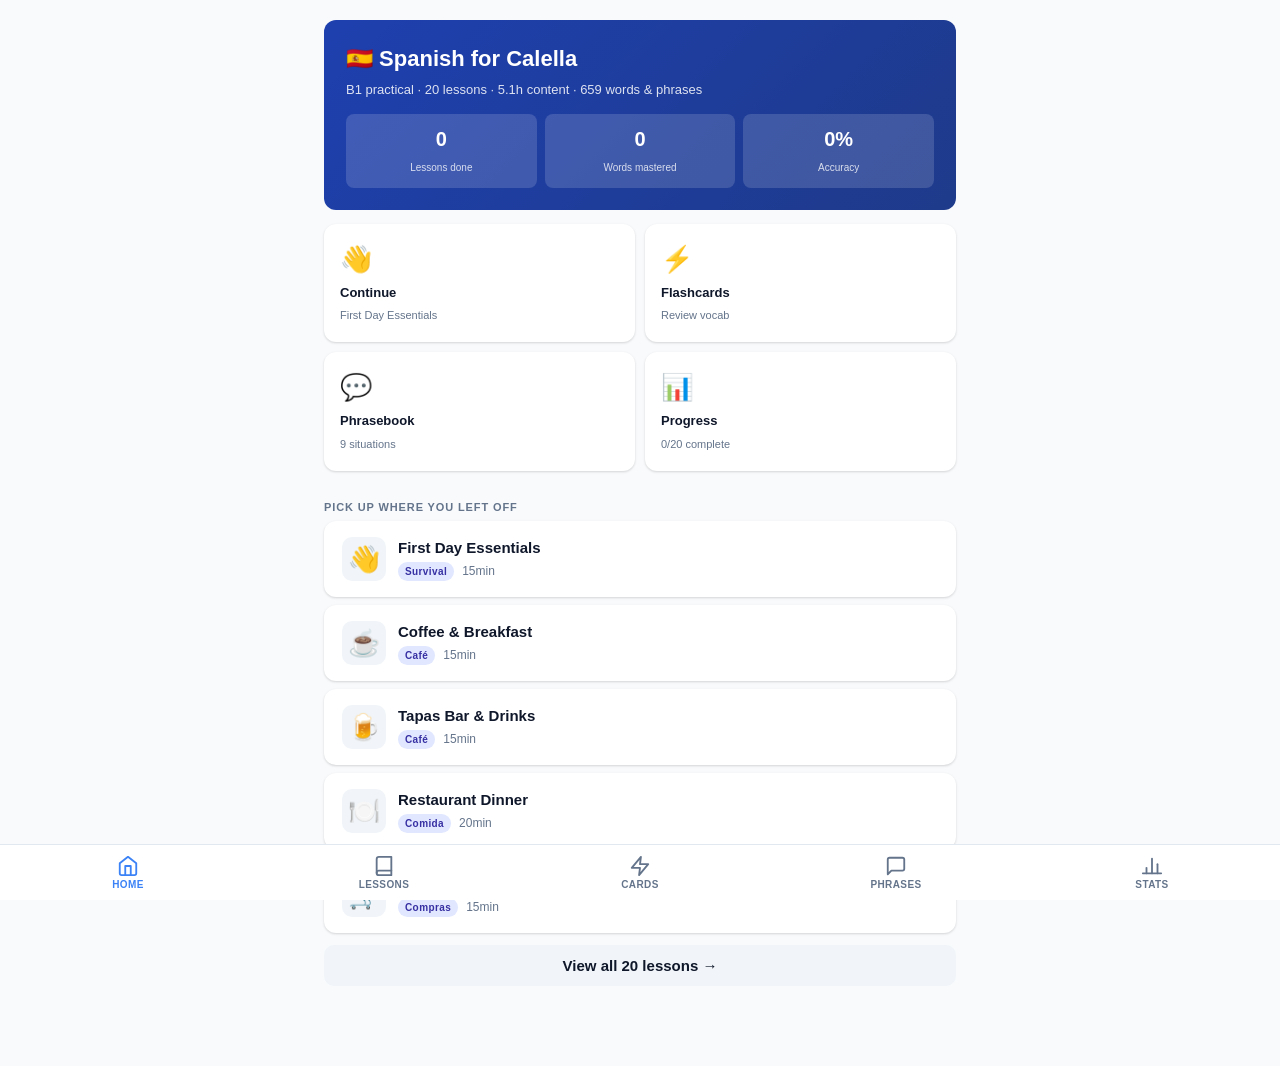
<file: spanish/index.html>
<!DOCTYPE html>
<html lang="en">
<head>
<meta charset="UTF-8">
<meta name="viewport" content="width=device-width,initial-scale=1,maximum-scale=1">
<title>Spanish Advanced</title>
<link rel="manifest" href="manifest.json">
<meta name="apple-mobile-web-app-capable" content="yes">
<meta name="theme-color" content="#1e40af">
<style>
*{box-sizing:border-box;margin:0;padding:0}
:root{--b:#1e40af;--b2:#3b82f6;--b3:#dbeafe;--g:#059669;--g2:#d1fae5;--r:#dc2626;--r2:#fee2e2;--a:#d97706;--a2:#fef3c7;--gy:#64748b;--gy2:#f1f5f9;--gy3:#e2e8f0;--tx:#0f172a;--mu:#475569;--wh:#fff;--bg:#f8fafc;--rad:12px;--rads:8px;--sh:0 1px 3px rgba(0,0,0,.1),0 1px 2px rgba(0,0,0,.06);--shm:0 4px 6px rgba(0,0,0,.07),0 2px 4px rgba(0,0,0,.06)}
html{font-size:16px;-webkit-text-size-adjust:100%}
body{font-family:-apple-system,BlinkMacSystemFont,'Segoe UI',Roboto,sans-serif;background:var(--bg);color:var(--tx);min-height:100vh;line-height:1.5}
#app{min-height:100vh}
.nav{position:fixed;bottom:0;left:0;right:0;background:var(--wh);border-top:1px solid var(--gy3);display:flex;z-index:100;padding-bottom:env(safe-area-inset-bottom)}
.nb{flex:1;display:flex;flex-direction:column;align-items:center;gap:2px;padding:10px 4px;cursor:pointer;color:var(--gy);border:none;background:none;font-size:10px;font-weight:600;transition:.15s;text-transform:uppercase;letter-spacing:.04em}
.nb.on{color:var(--b2)}
.nb svg{width:22px;height:22px}
.hdr{background:var(--wh);border-bottom:1px solid var(--gy3);padding:14px 16px;display:flex;align-items:center;gap:12px;position:sticky;top:0;z-index:50;min-height:60px}
.hbk{display:flex;align-items:center;justify-content:center;width:36px;height:36px;border-radius:50%;background:var(--gy2);cursor:pointer;border:none;color:var(--tx);flex-shrink:0;font-size:18px}
.htx{font-size:17px;font-weight:700;flex:1;white-space:nowrap;overflow:hidden;text-overflow:ellipsis}
.hsub{font-size:11px;color:var(--gy);margin-top:1px}
.main{padding:16px;padding-bottom:80px;max-width:680px;margin:0 auto}
.card{background:var(--wh);border-radius:var(--rad);box-shadow:var(--sh);padding:16px;margin-bottom:12px}
/* LESSON LIST */
.unit-lbl{padding:14px 0 6px;font-size:11px;font-weight:700;letter-spacing:.08em;color:var(--gy);text-transform:uppercase}
.lc{background:var(--wh);border-radius:var(--rad);box-shadow:var(--sh);padding:14px 16px;margin-bottom:8px;display:flex;align-items:center;gap:12px;cursor:pointer;transition:.15s;border:2px solid transparent}
.lc:hover{border-color:var(--b3);box-shadow:var(--shm)}
.lc.done{border-color:var(--g2)}
.le{font-size:26px;width:44px;height:44px;display:flex;align-items:center;justify-content:center;background:var(--gy2);border-radius:10px;flex-shrink:0}
.li{flex:1;min-width:0}
.lt{font-weight:600;font-size:15px;white-space:nowrap;overflow:hidden;text-overflow:ellipsis}
.lm{font-size:12px;color:var(--gy);margin-top:2px;display:flex;align-items:center;gap:8px}
.bdg{font-size:10px;font-weight:700;padding:2px 7px;border-radius:20px;letter-spacing:.04em}
.b1{background:#e0e7ff;color:#3730a3}.b2{background:#f3e8ff;color:#7e22ce}.gd{background:var(--g2);color:var(--g)}
.pm{height:3px;background:var(--gy3);border-radius:2px;margin-top:6px}
.pf{height:100%;background:var(--g);border-radius:2px;transition:.3s}
/* TABS */
.tabs{display:flex;background:var(--gy2);border-radius:10px;padding:3px;margin-bottom:16px}
.tab{flex:1;text-align:center;padding:8px 4px;border-radius:8px;font-size:13px;font-weight:600;cursor:pointer;color:var(--mu);transition:.15s;border:none;background:none}
.tab.on{background:var(--wh);color:var(--b);box-shadow:var(--sh)}
/* THEORY */
.th h3{font-size:16px;font-weight:700;margin:18px 0 8px;color:var(--b)}
.th h3:first-child{margin-top:0}
.th h4{font-size:14px;font-weight:600;margin:14px 0 6px}
.th p{font-size:14px;line-height:1.65;margin-bottom:10px;color:var(--tx)}
.th table{width:100%;border-collapse:collapse;margin:8px 0 14px;font-size:13px}
.th th{background:var(--b);color:white;padding:7px 10px;text-align:left;font-weight:600}
.th td{padding:7px 10px;border-bottom:1px solid var(--gy3)}
.th tr:nth-child(even) td{background:var(--gy2)}
.eg{background:var(--b3);border-left:3px solid var(--b2);padding:10px 12px;border-radius:0 var(--rads) var(--rads) 0;margin:8px 0;font-size:14px}
.eg em{display:block;color:var(--gy);font-style:normal;font-size:12px;margin-top:4px}
.note{background:var(--a2);border-left:3px solid var(--a);padding:10px 12px;border-radius:0 var(--rads) var(--rads) 0;margin:10px 0;font-size:13px}
.tip{background:var(--g2);border-left:3px solid var(--g);padding:10px 12px;border-radius:0 var(--rads) var(--rads) 0;margin:10px 0;font-size:13px}
/* VOCAB */
.vi{display:flex;align-items:flex-start;gap:10px;padding:11px 0;border-bottom:1px solid var(--gy3)}
.vi:last-child{border-bottom:none}
.ves{font-weight:700;font-size:15px}
.ven{font-size:12px;color:var(--mu);margin-top:1px}
.vex{font-size:12px;color:var(--gy);font-style:italic;margin-top:3px}
.vxt{font-size:11px;color:var(--mu);margin-top:2px}
.spk{background:none;border:none;cursor:pointer;color:var(--b2);padding:2px;flex-shrink:0;font-size:20px;margin-top:1px}
/* EXERCISES */
.exhdr{display:flex;align-items:center;margin-bottom:16px;gap:10px}
.excnt{font-size:12px;color:var(--gy);font-weight:500;white-space:nowrap}
.expb{flex:1;height:4px;background:var(--gy3);border-radius:2px}
.expf{height:100%;background:var(--b2);border-radius:2px;transition:.3s}
.excard{background:var(--wh);border-radius:var(--rad);box-shadow:var(--sh);padding:20px}
.extype{font-size:10px;font-weight:700;letter-spacing:.08em;color:var(--mu);text-transform:uppercase;margin-bottom:8px}
.exq{font-size:16px;font-weight:600;line-height:1.55;margin-bottom:16px}
.exq .bl{display:inline-block;min-width:70px;border-bottom:2px solid var(--b2);text-align:center}
.opt{display:block;width:100%;text-align:left;padding:11px 14px;border:2px solid var(--gy3);border-radius:10px;margin-bottom:8px;font-size:14px;cursor:pointer;background:white;transition:.15s;color:var(--tx);font-family:inherit}
.opt:hover:not(:disabled){border-color:var(--b2);background:var(--b3)}
.opt.ok{border-color:var(--g);background:var(--g2);color:var(--g)}
.opt.no{border-color:var(--r);background:var(--r2);color:var(--r)}
.opt:disabled{cursor:default}
.fi{width:100%;padding:11px 14px;border:2px solid var(--gy3);border-radius:10px;font-size:15px;outline:none;font-family:inherit;transition:.15s}
.fi:focus{border-color:var(--b2)}
.fi.ok{border-color:var(--g);background:var(--g2)}
.fi.no{border-color:var(--r);background:var(--r2)}
.fb{margin-top:12px;padding:11px 13px;border-radius:var(--rads);font-size:14px;font-weight:500}
.fb.ok{background:var(--g2);color:var(--g)}
.fb.no{background:var(--r2);color:var(--r)}
.btn{display:inline-flex;align-items:center;justify-content:center;gap:6px;padding:12px 20px;border-radius:10px;font-size:15px;font-weight:600;cursor:pointer;border:none;transition:.15s;font-family:inherit}
.bp{background:var(--b);color:white}.bp:hover{background:#1d3da8}
.bs{background:var(--gy2);color:var(--tx)}.bs:hover{background:var(--gy3)}
.bfw{width:100%}
.exact{display:flex;gap:10px;margin-top:16px}
/* FLASHCARDS */
.fcs{perspective:1200px;margin:16px 0;cursor:pointer}
.fcc{position:relative;height:220px;transform-style:preserve-3d;transition:transform .45s}
.fcc.fl{transform:rotateY(180deg)}
.fcf{position:absolute;inset:0;backface-visibility:hidden;border-radius:var(--rad);display:flex;flex-direction:column;align-items:center;justify-content:center;padding:20px;text-align:center;box-shadow:var(--shm)}
.fcfr{background:var(--b);color:white}
.fcbk{background:white;transform:rotateY(180deg)}
.fcw{font-size:26px;font-weight:800;margin-bottom:6px}
.fcs2{font-size:13px;opacity:.75}
.fchi{font-size:12px;color:var(--gy);margin-top:6px}
.fcct{text-align:center;font-size:12px;color:var(--gy);margin-bottom:6px}
.fcbtns{display:flex;gap:8px;margin-top:12px}
.fck{flex:1;background:var(--g);color:white;padding:12px;border-radius:10px;border:none;cursor:pointer;font-weight:700;font-size:14px;font-family:inherit}
.fcl{flex:1;background:var(--a);color:white;padding:12px;border-radius:10px;border:none;cursor:pointer;font-weight:700;font-size:14px;font-family:inherit}
.chips{display:flex;gap:8px;margin-bottom:12px;flex-wrap:wrap}
.chip{padding:6px 12px;border-radius:20px;font-size:12px;font-weight:600;cursor:pointer;border:2px solid var(--gy3);background:white;color:var(--gy);transition:.15s}
.chip.on{background:var(--b);color:white;border-color:var(--b)}
/* HOME */
.hero{background:linear-gradient(135deg,#1e40af 0%,#1e3a8a 100%);border-radius:var(--rad);padding:22px;color:white;margin-bottom:14px}
.hero h1{font-size:22px;font-weight:800;margin-bottom:5px}
.hero p{font-size:13px;opacity:.85;line-height:1.5}
.hstats{display:grid;grid-template-columns:repeat(3,1fr);gap:8px;margin-top:14px}
.hs{background:rgba(255,255,255,.15);border-radius:var(--rads);padding:10px;text-align:center}
.hs b{display:block;font-size:20px;font-weight:800}
.hs span{font-size:10px;opacity:.8}
.qa{display:grid;grid-template-columns:1fr 1fr;gap:10px;margin-bottom:14px}
.qac{background:var(--wh);border-radius:var(--rad);box-shadow:var(--sh);padding:14px;cursor:pointer;transition:.15s;border:2px solid transparent}
.qac:hover{border-color:var(--b3)}
.qac .ico{font-size:26px;margin-bottom:4px}
.qac strong{display:block;font-size:13px;font-weight:700}
.qac span{font-size:11px;color:var(--gy)}
/* PHRASEBOOK */
.pcat{font-size:11px;font-weight:700;letter-spacing:.08em;color:var(--gy);text-transform:uppercase;padding:12px 0 6px}
.pi{display:flex;align-items:flex-start;justify-content:space-between;gap:8px;padding:9px 0;border-bottom:1px solid var(--gy3)}
.pi:last-child{border-bottom:none}
.pes{font-weight:600;font-size:13px}
.pen{font-size:12px;color:var(--gy);margin-top:1px}
/* STATS */
.sg{display:grid;grid-template-columns:1fr 1fr;gap:10px;margin-bottom:14px}
.sc{background:var(--wh);border-radius:var(--rad);box-shadow:var(--sh);padding:14px;text-align:center}
.sn{font-size:30px;font-weight:800;color:var(--b)}
.sl{font-size:12px;color:var(--gy);margin-top:3px}
@media(min-width:600px){.main{padding:20px 24px 80px}}
</style>
</head>
<body>
<div id="app"></div>
<script>
'use strict';
const L=[
{id:1,unit:'Survival',lvl:'B1',dur:15,emoji:'👋',title:'First Day Essentials',desc:'Greetings, introductions and phrases you need in the first hour',
obj:['Greet people at different times of day','Introduce yourself and ask basic questions','Use polite survival phrases everywhere'],
theory:`<h3>Greetings that actually get used</h3>
<p>Spanish people greet everyone — in the lift, at the shop counter, passing on the street. A quick <strong>Buenos días</strong> goes a long way. Skip it and you seem rude.</p>
<table><tr><th>Time</th><th>Greeting</th></tr>
<tr><td>Morning</td><td>Buenos días</td></tr>
<tr><td>Afternoon</td><td>Buenas tardes</td></tr>
<tr><td>Evening/Night</td><td>Buenas noches</td></tr>
<tr><td>Any time (casual)</td><td>Buenas / Hola</td></tr>
</table>
<div class="note">In Catalonia you may also hear <strong>Bon dia</strong> (Catalan). Just smile and respond in Spanish — everyone understands.</div>
<h3>Introducing yourself</h3>
<p>Keep it simple. People don't need your life story — just name and where you're from.</p>
<div class="eg">Me llamo Sam. Soy de Inglaterra. Estoy aquí un mes.<em>My name is Sam. I'm from England. I'm here for a month.</em></div>
<h3>Key survival phrases</h3>
<p>These four phrases will get you through most awkward moments:</p>
<div class="eg">No hablo español muy bien.<em>I don't speak Spanish very well.</em></div>
<div class="eg">¿Habla inglés?<em>Do you speak English?</em></div>
<div class="eg">¿Puede hablar más despacio, por favor?<em>Can you speak more slowly, please?</em></div>
<div class="eg">No entiendo. ¿Puede repetir?<em>I don't understand. Can you repeat?</em></div>
<div class="tip">Saying "No hablo bien español" upfront makes locals patient with you. They appreciate the effort.</div>`,
vocab:[
{es:'Buenos días',en:'Good morning',ex:'Buenos días, ¿cómo está?',xt:'Good morning, how are you?'},
{es:'Buenas tardes',en:'Good afternoon',ex:'Buenas tardes, una mesa para dos.',xt:'Good afternoon, a table for two.'},
{es:'Buenas noches',en:'Good evening / Good night',ex:'Buenas noches, hasta mañana.',xt:'Good evening, see you tomorrow.'},
{es:'Hola',en:'Hello / Hi',ex:'Hola, ¿qué tal?',xt:'Hi, how are you?'},
{es:'Buenas',en:'Hi (any time, casual)',ex:'Buenas, ¿tiene pan?',xt:'Hi, do you have bread?'},
{es:'Adiós',en:'Goodbye',ex:'Adiós, hasta luego.',xt:'Goodbye, see you later.'},
{es:'Hasta luego',en:'See you later',ex:'Hasta luego, gracias.',xt:'See you later, thanks.'},
{es:'Hasta mañana',en:'See you tomorrow',ex:'Buenas noches, hasta mañana.',xt:'Good night, see you tomorrow.'},
{es:'Por favor',en:'Please',ex:'Un café, por favor.',xt:'A coffee, please.'},
{es:'Gracias',en:'Thank you',ex:'Gracias, muy amable.',xt:'Thank you, very kind.'},
{es:'De nada',en:'You\'re welcome',ex:'De nada, que lo disfrutes.',xt:'You\'re welcome, enjoy it.'},
{es:'Perdona / Perdone',en:'Excuse me / Sorry',ex:'Perdona, ¿dónde está el baño?',xt:'Excuse me, where is the bathroom?'},
{es:'Disculpe',en:'Excuse me (formal)',ex:'Disculpe, ¿puede ayudarme?',xt:'Excuse me, can you help me?'},
{es:'Me llamo...',en:'My name is...',ex:'Me llamo Sarah.',xt:'My name is Sarah.'},
{es:'Soy de...',en:'I\'m from...',ex:'Soy de Australia.',xt:'I\'m from Australia.'},
{es:'Estoy aquí de vacaciones',en:'I\'m here on holiday',ex:'Estoy aquí de vacaciones un mes.',xt:'I\'m here on holiday for a month.'},
{es:'¿Cómo se llama usted?',en:'What is your name? (formal)',ex:'¿Cómo se llama usted?',xt:'What is your name?'},
{es:'¿Cómo te llamas?',en:'What is your name? (casual)',ex:'Hola, ¿cómo te llamas?',xt:'Hi, what is your name?'},
{es:'Mucho gusto',en:'Nice to meet you',ex:'Mucho gusto, soy Tom.',xt:'Nice to meet you, I\'m Tom.'},
{es:'No hablo bien español',en:'I don\'t speak Spanish well',ex:'Perdona, no hablo bien español.',xt:'Sorry, I don\'t speak Spanish well.'},
{es:'¿Habla inglés?',en:'Do you speak English?',ex:'Disculpe, ¿habla inglés?',xt:'Excuse me, do you speak English?'},
{es:'No entiendo',en:'I don\'t understand',ex:'Lo siento, no entiendo.',xt:'I\'m sorry, I don\'t understand.'},
{es:'¿Puede repetir?',en:'Can you repeat?',ex:'¿Puede repetir, por favor?',xt:'Can you repeat, please?'},
{es:'Más despacio',en:'More slowly',ex:'Hable más despacio, por favor.',xt:'Speak more slowly, please.'},
{es:'Sí',en:'Yes',ex:'Sí, gracias.',xt:'Yes, thank you.'},
{es:'No',en:'No',ex:'No, gracias.',xt:'No, thank you.'},
{es:'Quizás',en:'Maybe / Perhaps',ex:'Quizás mañana.',xt:'Maybe tomorrow.'},
{es:'¿Cómo?',en:'Pardon? / What?',ex:'¿Cómo? No he entendido.',xt:'Pardon? I didn\'t understand.'},
{es:'Un momento',en:'One moment',ex:'Un momento, por favor.',xt:'One moment, please.'},
{es:'¿Qué tal?',en:'How are you?',ex:'Hola, ¿qué tal?',xt:'Hi, how are you?'},
{es:'Bien, gracias',en:'Fine, thanks',ex:'Bien, gracias, ¿y usted?',xt:'Fine, thanks, and you?'},
{es:'Muy bien',en:'Very well',ex:'Muy bien, y tú, ¿qué tal?',xt:'Very well, and you, how are you?'},
{es:'Más o menos',en:'So-so',ex:'Más o menos, estoy cansado.',xt:'So-so, I\'m tired.'},
{es:'Lo siento',en:'I\'m sorry',ex:'Lo siento, me he equivocado.',xt:'I\'m sorry, I made a mistake.'},
{es:'¡Claro!',en:'Of course!',ex:'¿Me puedes ayudar? ¡Claro!',xt:'Can you help me? Of course!'},
],
ex:[
{t:'mc',q:'How do you say "Good morning" in Spanish?',o:['Buenos días','Buenas noches','Hasta luego','Mucho gusto'],c:0},
{t:'mc',q:'Which phrase means "I don\'t understand"?',o:['No entiendo','No habla','De nada','Lo siento'],c:0},
{t:'mc',q:'What does "¿Qué tal?" mean?',o:['How are you?','What time is it?','Where are you from?','What is your name?'],c:0},
{t:'mc',q:'How would you ask someone to speak more slowly?',o:['Más despacio, por favor','Más rápido, por favor','Habla inglés','Por favor repita'],c:0},
{t:'fill',q:'Complete: "Me ___ Sam. Soy de Inglaterra."',a:'llamo',h:'My name is...'},
{t:'fill',q:'How do you say "excuse me" casually to get someone\'s attention?',a:'perdona',h:'per...'},
{t:'fill',q:'What do you say when someone thanks you?',a:'de nada',h:'de...'},
{t:'mc',q:'"Hasta mañana" means:',o:['See you tomorrow','Good morning','See you later','Good night'],c:0},
]},

{id:2,unit:'Café',lvl:'B1',dur:15,emoji:'☕',title:'Coffee & Breakfast',desc:'Order coffee, breakfast and snacks at a Spanish café like a local',
obj:['Order coffee the Spanish way','Ask for breakfast items','Pay and leave properly'],
theory:`<h3>Coffee is serious in Spain</h3>
<p>A "coffee" in Spain is not what you might expect. Here's what to order:</p>
<table><tr><th>Name</th><th>What it is</th></tr>
<tr><td>Café solo</td><td>Espresso (small, strong, black)</td></tr>
<tr><td>Café con leche</td><td>Espresso with hot milk (50/50) — most popular</td></tr>
<tr><td>Cortado</td><td>Espresso with a dash of milk</td></tr>
<tr><td>Café americano</td><td>Espresso with hot water (less common)</td></tr>
<tr><td>Café con hielo</td><td>Hot espresso + glass of ice (summer staple)</td></tr>
</table>
<div class="note">Ordering "a coffee" without specifying will usually get you a café solo. Say what you want exactly.</div>
<h3>At the counter vs table</h3>
<p>Standing at the <em>barra</em> (bar counter) is cheaper and faster. Sitting at a table (especially outside) costs more. It's normal to pay when you leave, not when you order.</p>
<div class="eg">Ponme un café con leche y una tostada.<em>Give me a coffee with milk and a toast.</em></div>
<div class="tip">Say <strong>ponme</strong> (put me / give me) — it sounds natural. Using <em>quiero</em> (I want) alone can sound blunt; add please or use <em>me pone</em>.</div>
<h3>Breakfast items</h3>
<p>Spanish breakfast is light: toast with olive oil or tomato paste, pastries, or churros on weekends.</p>`,
vocab:[
{es:'Un café con leche',en:'A coffee with milk',ex:'Buenos días, un café con leche, por favor.',xt:'Good morning, a coffee with milk, please.'},
{es:'Un café solo',en:'An espresso',ex:'Quiero un café solo, sin azúcar.',xt:'I want an espresso, without sugar.'},
{es:'Un cortado',en:'Espresso with a dash of milk',ex:'Ponme un cortado, gracias.',xt:'Give me a cortado, thanks.'},
{es:'Un café con hielo',en:'Coffee over ice',ex:'En verano siempre pido café con hielo.',xt:'In summer I always order coffee over ice.'},
{es:'Una tostada',en:'A toast',ex:'Una tostada con aceite, por favor.',xt:'A toast with olive oil, please.'},
{es:'Con aceite',en:'With olive oil',ex:'La tostada, ¿la quieres con aceite o mantequilla?',xt:'The toast, do you want it with olive oil or butter?'},
{es:'Con tomate',en:'With tomato paste',ex:'Tostada con tomate y jamón.',xt:'Toast with tomato and ham.'},
{es:'Con mantequilla',en:'With butter',ex:'Una tostada con mantequilla y mermelada.',xt:'A toast with butter and jam.'},
{es:'Un zumo de naranja',en:'An orange juice',ex:'¿Tiene zumo de naranja natural?',xt:'Do you have fresh orange juice?'},
{es:'Natural',en:'Fresh (juice)',ex:'El zumo es natural, recién exprimido.',xt:'The juice is fresh, freshly squeezed.'},
{es:'Un croissant',en:'A croissant',ex:'Un croissant y un café con leche.',xt:'A croissant and a coffee with milk.'},
{es:'Una napolitana',en:'A chocolate pastry',ex:'¿Quedan napolitanas?',xt:'Are there any chocolate pastries left?'},
{es:'Churros',en:'Churros (fried dough)',ex:'Los fines de semana piden churros.',xt:'At weekends they order churros.'},
{es:'Con chocolate',en:'With hot chocolate',ex:'Churros con chocolate, por favor.',xt:'Churros with hot chocolate, please.'},
{es:'La barra',en:'The bar counter',ex:'Me quedo en la barra, es más rápido.',xt:'I\'ll stay at the counter, it\'s faster.'},
{es:'Una mesa',en:'A table',ex:'¿Hay una mesa libre?',xt:'Is there a free table?'},
{es:'Para llevar',en:'To take away',ex:'El café, ¿para aquí o para llevar?',xt:'The coffee, to have here or to take away?'},
{es:'Para aquí',en:'To have here',ex:'Para aquí, gracias.',xt:'To have here, thanks.'},
{es:'¿Me pone...?',en:'Can you give me...? (ordering)',ex:'¿Me pone un café solo?',xt:'Can you give me an espresso?'},
{es:'Ponme...',en:'Give me... (casual order)',ex:'Ponme una tostada con tomate.',xt:'Give me a toast with tomato.'},
{es:'¿Qué tiene para desayunar?',en:'What do you have for breakfast?',ex:'¿Qué tiene para desayunar hoy?',xt:'What do you have for breakfast today?'},
{es:'El desayuno',en:'Breakfast',ex:'El desayuno está incluido.',xt:'Breakfast is included.'},
{es:'Sin azúcar',en:'Without sugar',ex:'Solo, sin azúcar, por favor.',xt:'Espresso, without sugar, please.'},
{es:'Con azúcar',en:'With sugar',ex:'Café con leche con azúcar.',xt:'Coffee with milk, with sugar.'},
{es:'¿Cuánto es?',en:'How much is it?',ex:'¿Cuánto es en total?',xt:'How much is it in total?'},
{es:'La cuenta',en:'The bill',ex:'La cuenta, cuando pueda.',xt:'The bill, when you can.'},
{es:'¿Está incluido?',en:'Is it included?',ex:'¿El pan está incluido?',xt:'Is the bread included?'},
{es:'La propina',en:'The tip',ex:'No es obligatorio dejar propina.',xt:'It\'s not obligatory to leave a tip.'},
{es:'El menú del día',en:'Set menu of the day',ex:'¿Tienen menú del día?',xt:'Do you have a set menu of the day?'},
{es:'Caliente',en:'Hot',ex:'El café está muy caliente.',xt:'The coffee is very hot.'},
{es:'Frío / Fría',en:'Cold',ex:'El zumo está frío.',xt:'The juice is cold.'},
{es:'Rico / Rica',en:'Tasty / Delicious',ex:'Está muy rico el croissant.',xt:'The croissant is very tasty.'},
{es:'El desayuno completo',en:'Full breakfast',ex:'Quiero el desayuno completo.',xt:'I want the full breakfast.'},
{es:'¿Podría traerme...?',en:'Could you bring me...?',ex:'¿Podría traerme más servilletas?',xt:'Could you bring me more napkins?'},
{es:'Una servilleta',en:'A napkin',ex:'¿Me trae una servilleta?',xt:'Can you bring me a napkin?'},
],
ex:[
{t:'mc',q:'What is a "café con leche"?',o:['Espresso with equal parts hot milk','Black espresso','Coffee with ice cream','Tea with milk'],c:0},
{t:'mc',q:'How do you ask for the bill?',o:['La cuenta, por favor','El precio, por favor','¿Cuánto cuesta?','La propina'],c:0},
{t:'mc',q:'What does "para llevar" mean?',o:['To take away','To have here','To share','For later'],c:0},
{t:'mc',q:'"¿Me pone un cortado?" means:',o:['Can you give me a cortado?','I want a cortado','Do you have a cortado?','The cortado is good'],c:0},
{t:'fill',q:'Order a toast with olive oil: "Una tostada con ___."',a:'aceite',h:'with oil...'},
{t:'fill',q:'Ask for fresh orange juice: "¿Tiene zumo de naranja ___?"',a:'natural',h:'fresh...'},
{t:'fill',q:'Say you want it without sugar: "Sin ___, por favor."',a:'azúcar',h:'sugar...'},
{t:'mc',q:'Where is it cheaper to have coffee in Spain?',o:['At the bar counter (barra)','At an outside table','At a restaurant','At a terrace'],c:0},
]},

{id:3,unit:'Café',lvl:'B1',dur:15,emoji:'🍺',title:'Tapas Bar & Drinks',desc:'Order drinks and tapas at a Spanish bar with confidence',
obj:['Order beer, wine and drinks','Ask for tapas and snacks','Understand bar culture in Calella'],
theory:`<h3>Bar culture in Spain</h3>
<p>The bar is the social centre of Spanish life. You go to bars at all hours — for morning coffee, midday drinks, afternoon tapas, evening socialising. There is no shame in going alone.</p>
<div class="note">In Catalonia, <em>tapa</em> culture is less automatic than in Andalusia. You usually have to order and pay for tapas separately. Ask <strong>¿Qué tapas tienen?</strong></div>
<h3>Ordering drinks</h3>
<table><tr><th>Drink</th><th>What to say</th></tr>
<tr><td>Draft beer</td><td>Una caña (small) / Un tercio (bottle)</td></tr>
<tr><td>White wine</td><td>Un vino blanco</td></tr>
<tr><td>Red wine</td><td>Un vino tinto</td></tr>
<tr><td>Sangria</td><td>Una sangría</td></tr>
<tr><td>Water</td><td>Un agua (con gas / sin gas)</td></tr>
<tr><td>Soft drink</td><td>Una Coca-Cola / Un refresco</td></tr>
</table>
<div class="eg">Ponme una caña y una ración de patatas bravas.<em>Give me a beer and a portion of patatas bravas.</em></div>
<h3>Useful bar words</h3>
<p>A <strong>ración</strong> is a larger sharing portion. A <strong>media ración</strong> is half. A <strong>pincho</strong> is a small snack on bread. <strong>Vermut</strong> (vermouth) is very popular in Catalonia before lunch.</p>
<div class="tip">Say <strong>otra ronda</strong> for another round. Locals take turns buying rounds — <em>la ronda</em>.</div>`,
vocab:[
{es:'Una caña',en:'A small draft beer',ex:'Ponme una caña bien fría.',xt:'Give me a cold draft beer.'},
{es:'Un tercio',en:'A bottle of beer (33cl)',ex:'¿Tiene Estrella Damm de tercio?',xt:'Do you have Estrella Damm in a bottle?'},
{es:'Un vino tinto',en:'A red wine',ex:'Un vino tinto de la casa, por favor.',xt:'A house red wine, please.'},
{es:'Un vino blanco',en:'A white wine',ex:'Un vino blanco frío, por favor.',xt:'A cold white wine, please.'},
{es:'El vermut',en:'Vermouth',ex:'Los domingos tomo vermut antes de comer.',xt:'On Sundays I have vermouth before lunch.'},
{es:'Una sangría',en:'A sangria',ex:'¿Tiene sangría de la casa?',xt:'Do you have house sangria?'},
{es:'Un agua con gas',en:'A sparkling water',ex:'Un agua con gas y una caña.',xt:'A sparkling water and a beer.'},
{es:'Un agua sin gas',en:'A still water',ex:'Prefiero agua sin gas.',xt:'I prefer still water.'},
{es:'Un refresco',en:'A soft drink',ex:'Un refresco de naranja, por favor.',xt:'An orange soft drink, please.'},
{es:'Con hielo',en:'With ice',ex:'El vino, ¿lo quieres con hielo?',xt:'The wine, do you want it with ice?'},
{es:'Sin hielo',en:'Without ice',ex:'Sin hielo, gracias.',xt:'Without ice, thanks.'},
{es:'Una ración',en:'A sharing portion of tapas',ex:'Una ración de patatas bravas.',xt:'A portion of patatas bravas.'},
{es:'Una media ración',en:'A half portion',ex:'Una media ración de jamón ibérico.',xt:'A half portion of iberico ham.'},
{es:'Patatas bravas',en:'Spicy fried potatoes',ex:'Las patatas bravas de aquí están buenísimas.',xt:'The patatas bravas here are really good.'},
{es:'Jamón',en:'Ham (cured)',ex:'Un poco de jamón serrano, por favor.',xt:'A little serrano ham, please.'},
{es:'Queso',en:'Cheese',ex:'¿Tienen una tabla de quesos?',xt:'Do you have a cheese board?'},
{es:'Pan con tomate',en:'Bread with tomato (pa amb tomàquet)',ex:'El pan con tomate es típico de aquí.',xt:'Bread with tomato is typical here.'},
{es:'Los boquerones',en:'Anchovies in vinegar',ex:'Me gustan mucho los boquerones.',xt:'I really like anchovies in vinegar.'},
{es:'Las croquetas',en:'Croquettes',ex:'Las croquetas de jamón están deliciosas.',xt:'The ham croquettes are delicious.'},
{es:'Los calamares',en:'Calamari / Squid rings',ex:'Una ración de calamares a la romana.',xt:'A portion of battered calamari.'},
{es:'¿Qué tapas tienen?',en:'What tapas do you have?',ex:'¿Qué tapas tienen hoy?',xt:'What tapas do you have today?'},
{es:'¿Tienen algo para picar?',en:'Do you have something to snack on?',ex:'¿Tienen algo para picar con las bebidas?',xt:'Do you have something to snack on with drinks?'},
{es:'Otra ronda',en:'Another round',ex:'Otra ronda, ¿no?',xt:'Another round, right?'},
{es:'Yo invito',en:'It\'s my round / I\'ll pay',ex:'No, yo invito esta vez.',xt:'No, it\'s my round this time.'},
{es:'La barra libre',en:'Open bar',ex:'La fiesta tiene barra libre.',xt:'The party has an open bar.'},
{es:'El aperitivo',en:'Aperitif / pre-lunch drink',ex:'Tomamos el aperitivo en la terraza.',xt:'We\'re having aperitifs on the terrace.'},
{es:'Salud',en:'Cheers',ex:'¡Salud! Por las vacaciones.',xt:'Cheers! To the holiday.'},
{es:'Frío/fría',en:'Cold',ex:'¿Está fría la caña?',xt:'Is the beer cold?'},
{es:'Hay que pagar',en:'We need to pay',ex:'Hay que pagar antes de salir.',xt:'We need to pay before leaving.'},
{es:'¿Me cobras?',en:'Can you charge me? (when leaving)',ex:'¿Me cobras cuando puedas?',xt:'Can you charge me when you can?'},
{es:'¿Está incluida la tapa?',en:'Is the tapa included?',ex:'¿Con la caña está incluida la tapa?',xt:'Is the tapa included with the beer?'},
{es:'De la casa',en:'House (wine/sangria)',ex:'¿Cuál es el vino de la casa?',xt:'Which is the house wine?'},
{es:'La terraza',en:'Outside seating area',ex:'Prefiero sentarme en la terraza.',xt:'I prefer to sit on the terrace.'},
{es:'El mostrador',en:'The counter',ex:'Nos quedamos en el mostrador.',xt:'We\'ll stay at the counter.'},
],
ex:[
{t:'mc',q:'What is "una caña"?',o:['A small draft beer','A glass of wine','A soft drink','A coffee'],c:0},
{t:'mc',q:'How do you order a half portion of tapas?',o:['Una media ración','Una ración pequeña','Un pincho','Un poco'],c:0},
{t:'mc',q:'What does "¡Salud!" mean when drinking?',o:['Cheers!','Thank you!','Enjoy!','Good health to you!'],c:0},
{t:'mc',q:'"Yo invito" means:',o:['It\'s my round','I\'m inviting guests','I like this place','I\'ll have one'],c:0},
{t:'fill',q:'Order sparkling water: "Un agua ___ ___."',a:'con gas',h:'sparkling...'},
{t:'fill',q:'Ask what tapas they have: "¿Qué ___ tienen?"',a:'tapas',h:'snacks...'},
{t:'mc',q:'What is vermouth (vermut) typically drunk?',o:['Before lunch on Sundays','After dinner','With breakfast','Late at night'],c:0},
{t:'fill',q:'Say cheers in Spanish: "¡___!"',a:'salud',h:'health...'},
]},

{id:4,unit:'Comida',lvl:'B1',dur:20,emoji:'🍽️',title:'Restaurant Dinner',desc:'Navigate a Spanish restaurant from menu to bill',
obj:['Ask for a table and understand the menu','Order food and express preferences','Handle the bill and dietary needs'],
theory:`<h3>Spanish dinner timing</h3>
<p>Dinner in Spain starts late — restaurants often don't open until 8pm and locals eat at 9 or 10pm. If you arrive at 7pm you may find an empty restaurant. Lunch (2-3pm) is the main meal of the day.</p>
<h3>The menu structure</h3>
<table><tr><th>Section</th><th>Spanish</th></tr>
<tr><td>Starters</td><td>Entrantes / Primeros</td></tr>
<tr><td>Main course</td><td>Segundos / Platos principales</td></tr>
<tr><td>Desserts</td><td>Postres</td></tr>
<tr><td>Set menu</td><td>Menú del día</td></tr>
</table>
<div class="note">The <strong>menú del día</strong> (set lunch menu) is amazing value — starter + main + dessert + drink for €12-15. Only available at lunchtime.</div>
<h3>Ordering</h3>
<div class="eg">De primero quiero la ensalada. De segundo, el pescado del día.<em>For starters I want the salad. For the main course, the fish of the day.</em></div>
<div class="tip">Waiters don't always come straight away — make eye contact and raise a hand slightly. Calling out <strong>¡Oiga!</strong> or <strong>¡Por favor!</strong> is acceptable.</div>`,
vocab:[
{es:'Una mesa para dos',en:'A table for two',ex:'Buenas noches, una mesa para dos, por favor.',xt:'Good evening, a table for two, please.'},
{es:'¿Tienen reserva?',en:'Do you have a reservation?',ex:'¿Tienen reserva o vienen sin reserva?',xt:'Do you have a reservation or are you without one?'},
{es:'No tenemos reserva',en:'We don\'t have a reservation',ex:'No tenemos reserva, ¿hay sitio?',xt:'We don\'t have a reservation, is there space?'},
{es:'La carta',en:'The menu',ex:'¿Me trae la carta, por favor?',xt:'Can you bring me the menu, please?'},
{es:'Los entrantes',en:'Starters',ex:'De entrante quiero la sopa.',xt:'For a starter I want the soup.'},
{es:'El plato principal',en:'The main course',ex:'¿Cuál es el plato principal?',xt:'What is the main course?'},
{es:'Los postres',en:'Desserts',ex:'¿Qué postres tienen?',xt:'What desserts do you have?'},
{es:'El menú del día',en:'Set lunch menu',ex:'¿Me explica el menú del día?',xt:'Can you explain the set lunch menu?'},
{es:'¿Qué recomienda?',en:'What do you recommend?',ex:'¿Qué recomienda hoy?',xt:'What do you recommend today?'},
{es:'El pescado del día',en:'The fish of the day',ex:'¿Cuál es el pescado del día?',xt:'What is the fish of the day?'},
{es:'La carne',en:'Meat',ex:'No como carne, soy vegetariana.',xt:'I don\'t eat meat, I\'m vegetarian.'},
{es:'El pollo',en:'Chicken',ex:'El pollo a la brasa es muy bueno.',xt:'The grilled chicken is very good.'},
{es:'El cerdo',en:'Pork',ex:'¿El plato lleva cerdo?',xt:'Does the dish contain pork?'},
{es:'El marisco',en:'Seafood',ex:'Me encanta el marisco fresco.',xt:'I love fresh seafood.'},
{es:'Las gambas',en:'Prawns / Shrimps',ex:'Gambas a la plancha, por favor.',xt:'Grilled prawns, please.'},
{es:'La paella',en:'Paella',ex:'La paella es para dos personas mínimo.',xt:'Paella is for minimum two people.'},
{es:'Soy vegetariano/a',en:'I\'m vegetarian',ex:'Soy vegetariana, ¿qué me recomienda?',xt:'I\'m vegetarian, what do you recommend?'},
{es:'Soy alérgico/a a...',en:'I\'m allergic to...',ex:'Soy alérgico a los frutos secos.',xt:'I\'m allergic to nuts.'},
{es:'Sin gluten',en:'Gluten-free',ex:'¿Tienen opciones sin gluten?',xt:'Do you have gluten-free options?'},
{es:'Sin lactosa',en:'Lactose-free',ex:'¿Esta salsa lleva lactosa?',xt:'Does this sauce contain lactose?'},
{es:'¿Qué lleva...?',en:'What does ... contain?',ex:'¿Qué lleva la salsa?',xt:'What does the sauce contain?'},
{es:'Está muy bueno',en:'It\'s very good (food)',ex:'Está muy bueno, gracias.',xt:'It\'s very good, thanks.'},
{es:'Está delicioso',en:'It\'s delicious',ex:'La paella está deliciosa.',xt:'The paella is delicious.',},
{es:'Muy hecho',en:'Well done (meat)',ex:'El filete, muy hecho.',xt:'The steak, well done.'},
{es:'Al punto',en:'Medium (meat)',ex:'La carne al punto, gracias.',xt:'The meat medium, thanks.'},
{es:'Poco hecho',en:'Rare (meat)',ex:'El entrecot poco hecho.',xt:'The entrecot rare.'},
{es:'A la plancha',en:'Grilled',ex:'Las gambas a la plancha.',xt:'Grilled prawns.'},
{es:'Frito/a',en:'Fried',ex:'El pescado frito con limón.',xt:'Fried fish with lemon.'},
{es:'La cuenta, por favor',en:'The bill, please',ex:'Cuando pueda, la cuenta, por favor.',xt:'When you can, the bill, please.'},
{es:'¿Está todo incluido?',en:'Is everything included?',ex:'¿El pan está incluido?',xt:'Is the bread included?'},
{es:'¿Podemos pagar por separado?',en:'Can we pay separately?',ex:'¿Podemos pagar por separado?',xt:'Can we pay separately?'},
{es:'Con tarjeta',en:'By card',ex:'¿Puedo pagar con tarjeta?',xt:'Can I pay by card?'},
{es:'¡Oiga!',en:'Excuse me! (to call waiter)',ex:'¡Oiga! ¿Me trae la cuenta?',xt:'Excuse me! Can you bring the bill?'},
{es:'El servicio',en:'Service charge',ex:'¿Está incluido el servicio?',xt:'Is service charge included?'},
],
ex:[
{t:'mc',q:'When does dinner typically start in Spain?',o:['8-10pm','6-7pm','5pm','Midnight'],c:0},
{t:'mc',q:'What is the "menú del día"?',o:['A set lunch menu (starter+main+dessert)','A children\'s menu','A daily specials board','A fixed price dinner'],c:0},
{t:'mc',q:'How do you say "I\'m vegetarian"?',o:['Soy vegetariano/a','No como carne','Sin carne, por favor','No me gusta la carne'],c:0},
{t:'fill',q:'Ask what a dish contains: "¿Qué ___ este plato?"',a:'lleva',h:'contains...'},
{t:'fill',q:'Get the waiter\'s attention: "¡___!"',a:'oiga',h:'excuse me...'},
{t:'mc',q:'"A la plancha" means:',o:['Grilled','Fried','Baked','Steamed'],c:0},
{t:'mc',q:'How do you ask to pay separately?',o:['¿Podemos pagar por separado?','La cuenta, por favor','¿Está todo incluido?','¿Puedo pagar?'],c:0},
{t:'fill',q:'Order "the fish of the day": "El ___ del día."',a:'pescado',h:'fish...'},
]},

{id:5,unit:'Compras',lvl:'B1',dur:15,emoji:'🛒',title:'Supermarket Shopping',desc:'Navigate a Spanish supermarket and get what you need',
obj:['Find items in a supermarket','Ask about products and quantities','Use numbers at the checkout'],
theory:`<h3>Supermarkets in Calella</h3>
<p>You'll likely find a Mercadona, Consum, or local supermercado nearby. They work the same as home but knowing the Spanish words saves time and confusion.</p>
<h3>Asking where things are</h3>
<div class="eg">Perdona, ¿dónde están los yogures?<em>Excuse me, where are the yoghurts?</em></div>
<div class="eg">¿En qué pasillo están las conservas?<em>Which aisle are the tinned goods in?</em></div>
<h3>Quantities and measures</h3>
<table><tr><th>Quantity</th><th>Spanish</th></tr>
<tr><td>A litre of...</td><td>Un litro de...</td></tr>
<tr><td>Half a kilo of...</td><td>Medio kilo de...</td></tr>
<tr><td>A packet of...</td><td>Un paquete de...</td></tr>
<tr><td>A tin of...</td><td>Una lata de...</td></tr>
<tr><td>A bottle of...</td><td>Una botella de...</td></tr>
</table>
<div class="tip">Self-checkout (<em>caja automática</em>) is common. If you need bags, ask: <strong>¿Tiene bolsas?</strong></div>`,
vocab:[
{es:'El supermercado',en:'The supermarket',ex:'Voy al supermercado a comprar.',xt:'I\'m going to the supermarket to shop.'},
{es:'El pasillo',en:'The aisle',ex:'¿En qué pasillo está el aceite?',xt:'Which aisle is the oil in?'},
{es:'La sección de...',en:'The section for...',ex:'¿Dónde está la sección de lácteos?',xt:'Where is the dairy section?'},
{es:'La caja',en:'The checkout / till',ex:'Hay cola en la caja.',xt:'There\'s a queue at the checkout.'},
{es:'La caja automática',en:'Self-checkout',ex:'Uso la caja automática, es más rápido.',xt:'I use self-checkout, it\'s faster.'},
{es:'Una bolsa',en:'A bag',ex:'¿Tiene bolsas de plástico?',xt:'Do you have plastic bags?'},
{es:'Un litro de leche',en:'A litre of milk',ex:'Coge un litro de leche del frigo.',xt:'Get a litre of milk from the fridge.'},
{es:'Medio kilo de queso',en:'Half a kilo of cheese',ex:'Medio kilo de queso manchego.',xt:'Half a kilo of manchego cheese.'},
{es:'Un paquete de pasta',en:'A packet of pasta',ex:'Coge un paquete de pasta.',xt:'Get a packet of pasta.'},
{es:'Una lata de tomates',en:'A tin of tomatoes',ex:'Necesito una lata de tomates triturados.',xt:'I need a tin of crushed tomatoes.'},
{es:'Una botella de agua',en:'A bottle of water',ex:'Compra dos botellas de agua.',xt:'Buy two bottles of water.'},
{es:'El pan',en:'Bread',ex:'¿El pan está en la panadería o aquí?',xt:'Is the bread in the bakery or here?'},
{es:'Los huevos',en:'Eggs',ex:'Una docena de huevos, por favor.',xt:'A dozen eggs, please.'},
{es:'La fruta',en:'Fruit',ex:'¿La fruta se pesa aquí?',xt:'Is the fruit weighed here?'},
{es:'Las verduras',en:'Vegetables',ex:'Las verduras están en la sección verde.',xt:'The vegetables are in the green section.'},
{es:'La carne',en:'Meat',ex:'La carne está al fondo.',xt:'The meat is at the back.'},
{es:'Los lácteos',en:'Dairy products',ex:'Los lácteos están en el pasillo tres.',xt:'Dairy products are in aisle three.'},
{es:'La sección de congelados',en:'The frozen section',ex:'El helado está en congelados.',xt:'The ice cream is in the frozen section.'},
{es:'Las conservas',en:'Tinned / preserved goods',ex:'Las conservas están en el pasillo dos.',xt:'Tinned goods are in aisle two.'},
{es:'El aceite de oliva',en:'Olive oil',ex:'El aceite de oliva es muy barato aquí.',xt:'Olive oil is very cheap here.'},
{es:'La harina',en:'Flour',ex:'¿Dónde está la harina?',xt:'Where is the flour?'},
{es:'El azúcar',en:'Sugar',ex:'Necesito un kilo de azúcar.',xt:'I need a kilo of sugar.'},
{es:'¿Cuánto cuesta?',en:'How much does it cost?',ex:'¿Cuánto cuesta este queso?',xt:'How much does this cheese cost?'},
{es:'¿Está en oferta?',en:'Is it on offer?',ex:'¿Este vino está en oferta?',xt:'Is this wine on offer?'},
{es:'La oferta',en:'The offer / the deal',ex:'Hay una oferta del dos por uno.',xt:'There\'s a two-for-one offer.'},
{es:'El precio',en:'The price',ex:'¿Puede confirmarme el precio?',xt:'Can you confirm the price for me?'},
{es:'El ticket',en:'The receipt',ex:'¿Me da el ticket?',xt:'Can you give me the receipt?'},
{es:'Pagar con tarjeta',en:'To pay by card',ex:'Pago con tarjeta, gracias.',xt:'I\'ll pay by card, thanks.'},
{es:'El PIN',en:'The PIN',ex:'Introduce el PIN en el lector.',xt:'Enter the PIN in the reader.'},
{es:'¿Tiene tarjeta de fidelización?',en:'Do you have a loyalty card?',ex:'¿Tiene tarjeta de fidelización?',xt:'Do you have a loyalty card?'},
{es:'Busco...',en:'I\'m looking for...',ex:'Busco el aceite de girasol.',xt:'I\'m looking for sunflower oil.'},
{es:'No encuentro...',en:'I can\'t find...',ex:'No encuentro la sal.',xt:'I can\'t find the salt.'},
{es:'¿Me puede ayudar?',en:'Can you help me?',ex:'Perdona, ¿me puede ayudar?',xt:'Excuse me, can you help me?'},
{es:'El carrito',en:'The trolley / cart',ex:'Necesito una moneda para el carrito.',xt:'I need a coin for the trolley.'},
{es:'La cesta',en:'The basket',ex:'Solo cojo una cesta, compro poco.',xt:'I\'ll just take a basket, I\'m buying little.'},
],
ex:[
{t:'mc',q:'How do you ask which aisle something is in?',o:['¿En qué pasillo está...?','¿Dónde compro...?','¿Tiene...?','¿Cuánto cuesta...?'],c:0},
{t:'mc',q:'What is "la caja automática"?',o:['Self-checkout','A vending machine','An ATM','A cash register with cashier'],c:0},
{t:'mc',q:'How do you say "a tin of tomatoes"?',o:['Una lata de tomates','Un paquete de tomates','Un bote de tomates','Un litro de tomates'],c:0},
{t:'fill',q:'Say you can\'t find something: "No ___ la sal."',a:'encuentro',h:'can\'t find...'},
{t:'fill',q:'Ask if it\'s on offer: "¿Está en ___?"',a:'oferta',h:'on offer...'},
{t:'mc',q:'"¿Me puede ayudar?" means:',o:['Can you help me?','Can I pay?','Can you find it?','Can I have a bag?'],c:0},
{t:'fill',q:'Ask for the receipt: "¿Me da el ___?"',a:'ticket',h:'receipt...'},
{t:'mc',q:'What do you need to take a trolley?',o:['Una moneda (a coin)','Tu tarjeta (your card)','Un ticket','Tu pasaporte'],c:0},
]},

{id:6,unit:'Compras',lvl:'B1',dur:15,emoji:'🥖',title:'Market & Local Shops',desc:'Shop at the local market, bakery and specialty shops',
obj:['Buy fresh produce at the market','Order from a bakery and deli counter','Ask about local products'],
theory:`<h3>Local shopping in Calella</h3>
<p>Calella likely has a local market on certain days — a great place for fresh produce, cheap prices and authentic contact with locals. Check the notice boards (<em>tablones</em>) for market days.</p>
<h3>At a market stall or deli counter</h3>
<p>You're talking directly to the seller, not self-serving. Use numbers for quantities and be ready to negotiate slightly.</p>
<div class="eg">¿A cómo están los tomates?<em>How much are the tomatoes?</em></div>
<div class="eg">Póngame medio kilo de aceitunas, por favor.<em>Give me half a kilo of olives, please.</em></div>
<h3>Key shops in any Spanish town</h3>
<table><tr><th>Shop</th><th>Spanish</th></tr>
<tr><td>Bakery</td><td>La panadería</td></tr>
<tr><td>Butcher</td><td>La carnicería</td></tr>
<tr><td>Fishmonger</td><td>La pescadería</td></tr>
<tr><td>Greengrocer</td><td>La frutería</td></tr>
<tr><td>Deli / Charcuterie</td><td>La charcutería</td></tr>
</table>
<div class="tip">At the deli or fish counter, take a number — <strong>coger un número</strong>. Wait to be called: <strong>¿A quién le toca?</strong></div>`,
vocab:[
{es:'El mercado',en:'The market',ex:'El mercado está los martes y los viernes.',xt:'The market is on Tuesdays and Fridays.'},
{es:'La panadería',en:'The bakery',ex:'Voy a la panadería a por pan.',xt:'I\'m going to the bakery for bread.'},
{es:'La carnicería',en:'The butcher',ex:'¿Está la carnicería por aquí?',xt:'Is the butcher nearby?'},
{es:'La pescadería',en:'The fishmonger',ex:'La pescadería abre a las ocho.',xt:'The fishmonger opens at eight.'},
{es:'La frutería',en:'The greengrocer',ex:'Las naranjas en la frutería están más baratas.',xt:'The oranges at the greengrocer are cheaper.'},
{es:'La charcutería',en:'The deli / charcuterie',ex:'En la charcutería tienen buen jamón.',xt:'At the deli they have good ham.'},
{es:'¿A cómo están...?',en:'How much are...? (at market)',ex:'¿A cómo están los tomates hoy?',xt:'How much are the tomatoes today?'},
{es:'Póngame...',en:'Give me... (at counter)',ex:'Póngame un kilo de manzanas.',xt:'Give me a kilo of apples.'},
{es:'Un kilo de...',en:'A kilo of...',ex:'Un kilo de naranjas, por favor.',xt:'A kilo of oranges, please.'},
{es:'Un cuarto de kilo',en:'A quarter of a kilo (250g)',ex:'Un cuarto de kilo de jamón serrano.',xt:'A quarter kilo of serrano ham.'},
{es:'Doscientos gramos',en:'Two hundred grams',ex:'Doscientos gramos de queso curado.',xt:'Two hundred grams of cured cheese.'},
{es:'Las aceitunas',en:'Olives',ex:'Las aceitunas rellenas están buenísimas.',xt:'The stuffed olives are really good.'},
{es:'Los tomates',en:'Tomatoes',ex:'Estos tomates son de temporada.',xt:'These tomatoes are seasonal.'},
{es:'Las naranjas',en:'Oranges',ex:'Las naranjas están muy dulces.',xt:'The oranges are very sweet.'},
{es:'Las fresas',en:'Strawberries',ex:'¿Son fresas de aquí?',xt:'Are they local strawberries?'},
{es:'Los melocotones',en:'Peaches',ex:'Los melocotones están en su punto.',xt:'The peaches are perfectly ripe.'},
{es:'El pan de barra',en:'Baguette / French bread',ex:'Dame una barra de pan, por favor.',xt:'Give me a baguette, please.'},
{es:'El pan integral',en:'Wholemeal bread',ex:'¿Tiene pan integral?',xt:'Do you have wholemeal bread?'},
{es:'El pan de molde',en:'Sliced sandwich bread',ex:'Un pan de molde, por favor.',xt:'A sliced loaf, please.'},
{es:'Las galletas',en:'Biscuits / Cookies',ex:'Unas galletas para el desayuno.',xt:'Some biscuits for breakfast.'},
{es:'¿Está fresco?',en:'Is it fresh?',ex:'¿El pescado está fresco?',xt:'Is the fish fresh?'},
{es:'Es de temporada',en:'It\'s in season',ex:'El melón es de temporada.',xt:'Melon is in season.'},
{es:'¿Algo más?',en:'Anything else?',ex:'¿Algo más? ¿Nada más?',xt:'Anything else? Nothing else?'},
{es:'Nada más, gracias',en:'Nothing else, thanks',ex:'Nada más, ya está. Gracias.',xt:'Nothing else, that\'s all. Thanks.'},
{es:'Coger un número',en:'Take a number (at counter)',ex:'Hay que coger un número y esperar.',xt:'You need to take a number and wait.'},
{es:'¿A quién le toca?',en:'Who\'s next?',ex:'¡A quién le toca! ¿Número 34?',xt:'Who\'s next! Number 34?'},
{es:'Me toca a mí',en:'It\'s my turn',ex:'Me toca a mí, tengo el número ocho.',xt:'It\'s my turn, I have number eight.'},
{es:'¿Tiene algo local?',en:'Do you have anything local?',ex:'¿Tiene vino local o de la zona?',xt:'Do you have any local wine?'},
{es:'De producción propia',en:'Home-produced / Own brand',ex:'Este aceite es de producción propia.',xt:'This oil is home-produced.'},
{es:'Maduro/a',en:'Ripe',ex:'¿Están maduros los aguacates?',xt:'Are the avocados ripe?'},
{es:'Verde',en:'Unripe / Green',ex:'Este mango está todavía verde.',xt:'This mango is still unripe.'},
{es:'Muy caro',en:'Very expensive',ex:'Eso me parece muy caro.',xt:'That seems very expensive to me.'},
{es:'¿Me hace un descuento?',en:'Can you give me a discount?',ex:'Llevo tres kilos, ¿me hace un descuento?',xt:'I\'m taking three kilos, can you give me a discount?'},
{es:'Me lo llevo',en:'I\'ll take it',ex:'Me lo llevo, está bien de precio.',xt:'I\'ll take it, the price is good.'},
],
ex:[
{t:'mc',q:'How do you ask "how much are the tomatoes?" at a market?',o:['¿A cómo están los tomates?','¿Cuánto cuestan los tomates?','¿Tienen tomates?','Los tomates, ¿son caros?'],c:0},
{t:'mc',q:'What does "Póngame medio kilo" mean?',o:['Give me half a kilo','I want half a kilo','How much for half a kilo?','Half a kilo, please, that\'s all'],c:0},
{t:'mc',q:'At a deli counter, what do you need to do first?',o:['Coger un número (take a number)','Wait by the counter','Ask to be served','Find the price list'],c:0},
{t:'fill',q:'Say "nothing else, thanks": "___ más, gracias."',a:'nada',h:'nothing...'},
{t:'fill',q:'Ask if the fish is fresh: "¿El pescado está ___?"',a:'fresco',h:'fresh...'},
{t:'mc',q:'"Me lo llevo" means:',o:['I\'ll take it','I like it','It\'s mine','Give it to me'],c:0},
{t:'fill',q:'Ask for 200 grams of cheese: "___ gramos de queso."',a:'doscientos',h:'200 in Spanish...'},
{t:'mc',q:'What is "la panadería"?',o:['The bakery','The butcher','The fishmonger','The greengrocer'],c:0},
]},

{id:7,unit:'Movimiento',lvl:'B1',dur:15,emoji:'🗺️',title:'Getting Around Calella',desc:'Ask for directions, understand local geography and use local transport',
obj:['Ask and understand directions','Name key landmarks in Calella','Use local buses and taxis'],
theory:`<h3>Directions vocabulary</h3>
<p>Directions are essential. Learn these words and you can piece together what any local tells you:</p>
<table><tr><th>Direction</th><th>Spanish</th></tr>
<tr><td>Straight ahead</td><td>Todo recto / Todo seguido</td></tr>
<tr><td>Turn left</td><td>Gira a la izquierda</td></tr>
<tr><td>Turn right</td><td>Gira a la derecha</td></tr>
<tr><td>At the traffic lights</td><td>En el semáforo</td></tr>
<tr><td>At the roundabout</td><td>En la rotonda</td></tr>
<tr><td>100 metres</td><td>Cien metros</td></tr>
</table>
<div class="eg">Sigue todo recto hasta el semáforo, luego gira a la derecha.<em>Go straight ahead to the traffic lights, then turn right.</em></div>
<h3>Useful phrases</h3>
<div class="eg">¿Por dónde se va a la playa?<em>Which way is it to the beach?</em></div>
<div class="eg">Está a cinco minutos andando.<em>It's five minutes on foot.</em></div>
<div class="tip">In Calella most things are walkable. The main street is the Passeig (promenade). The train station and beach are key reference points.</div>`,
vocab:[
{es:'¿Dónde está...?',en:'Where is...?',ex:'¿Dónde está la farmacia?',xt:'Where is the pharmacy?'},
{es:'¿Por dónde se va a...?',en:'Which way is it to...?',ex:'¿Por dónde se va a la estación?',xt:'Which way is it to the station?'},
{es:'Todo recto',en:'Straight ahead',ex:'Sigue todo recto y ya está.',xt:'Go straight ahead and that\'s it.'},
{es:'A la izquierda',en:'To the left',ex:'Gira a la izquierda en el banco.',xt:'Turn left at the bank.'},
{es:'A la derecha',en:'To the right',ex:'La farmacia está a la derecha.',xt:'The pharmacy is on the right.'},
{es:'En el semáforo',en:'At the traffic lights',ex:'Gira en el semáforo.',xt:'Turn at the traffic lights.'},
{es:'En la rotonda',en:'At the roundabout',ex:'Coge la primera salida en la rotonda.',xt:'Take the first exit at the roundabout.'},
{es:'Al final de la calle',en:'At the end of the street',ex:'Está al final de la calle, a la izquierda.',xt:'It\'s at the end of the street, on the left.'},
{es:'Cruzar la calle',en:'To cross the street',ex:'Cruza la calle y está ahí.',xt:'Cross the street and it\'s there.'},
{es:'La primera calle',en:'The first street',ex:'Toma la primera calle a la derecha.',xt:'Take the first street on the right.'},
{es:'A cien metros',en:'A hundred metres away',ex:'Está a cien metros, no te lo pierdes.',xt:'It\'s a hundred metres, you can\'t miss it.'},
{es:'A cinco minutos andando',en:'Five minutes on foot',ex:'La playa está a cinco minutos andando.',xt:'The beach is five minutes on foot.'},
{es:'Lejos',en:'Far',ex:'¿Está lejos la estación?',xt:'Is the station far?'},
{es:'Cerca',en:'Near / Close',ex:'El supermercado está muy cerca.',xt:'The supermarket is very close.'},
{es:'Enfrente de',en:'Opposite / In front of',ex:'El bar está enfrente del ayuntamiento.',xt:'The bar is opposite the town hall.'},
{es:'Al lado de',en:'Next to',ex:'La farmacia está al lado del banco.',xt:'The pharmacy is next to the bank.'},
{es:'Detrás de',en:'Behind',ex:'El parking está detrás del mercado.',xt:'The car park is behind the market.'},
{es:'Antes de',en:'Before',ex:'El hotel está antes del semáforo.',xt:'The hotel is before the traffic lights.'},
{es:'La playa',en:'The beach',ex:'¿Cuánto hay hasta la playa?',xt:'How far is it to the beach?'},
{es:'La estación de tren',en:'The train station',ex:'La estación está al final del paseo.',xt:'The station is at the end of the promenade.'},
{es:'El ayuntamiento',en:'The town hall',ex:'El ayuntamiento está en el centro.',xt:'The town hall is in the centre.'},
{es:'El paseo',en:'The promenade',ex:'El restaurante está en el paseo marítimo.',xt:'The restaurant is on the seafront promenade.'},
{es:'El autobús',en:'The bus',ex:'¿Qué autobús va al centro?',xt:'Which bus goes to the centre?'},
{es:'La parada de autobús',en:'The bus stop',ex:'La parada está enfrente.',xt:'The bus stop is opposite.'},
{es:'El taxi',en:'The taxi',ex:'¿Puede pedir un taxi?',xt:'Can you order a taxi?'},
{es:'¿Cuánto tarda?',en:'How long does it take?',ex:'¿Cuánto tarda en autobús?',xt:'How long does it take by bus?'},
{es:'¿Cada cuánto pasa el autobús?',en:'How often does the bus come?',ex:'¿Cada cuánto pasa el autobús?',xt:'How often does the bus come?'},
{es:'Me he perdido',en:'I\'m lost',ex:'Perdona, me he perdido. ¿Puede ayudarme?',xt:'Excuse me, I\'m lost. Can you help me?'},
{es:'No sé dónde estoy',en:'I don\'t know where I am',ex:'No sé dónde estoy exactamente.',xt:'I don\'t know exactly where I am.'},
{es:'El mapa',en:'The map',ex:'¿Tiene un mapa del pueblo?',xt:'Do you have a map of the town?'},
{es:'La aplicación del móvil',en:'The mobile phone app',ex:'Uso la aplicación del móvil para ir.',xt:'I use the mobile app to get there.'},
{es:'A pie',en:'On foot',ex:'Voy a pie, está cerca.',xt:'I\'m going on foot, it\'s nearby.'},
{es:'En coche',en:'By car',ex:'¿Hay aparcamiento cerca?',xt:'Is there parking nearby?'},
{es:'El aparcamiento',en:'Car park / Parking',ex:'El aparcamiento está al fondo.',xt:'The car park is at the back.'},
],
ex:[
{t:'mc',q:'How do you say "straight ahead"?',o:['Todo recto','A la derecha','A la izquierda','Todo lejos'],c:0},
{t:'mc',q:'"Está a cinco minutos andando" means:',o:['It\'s five minutes on foot','It\'s five minutes by bus','It\'s far','It\'s five streets away'],c:0},
{t:'mc',q:'How do you say "I\'m lost"?',o:['Me he perdido','No sé ir','Estoy aquí','No entiendo'],c:0},
{t:'fill',q:'Ask which way to the beach: "¿Por dónde se va ___ ___?"',a:'a la playa',h:'to the beach...'},
{t:'fill',q:'Say the pharmacy is next to the bank: "La farmacia está ___ ___ del banco."',a:'al lado',h:'next to...'},
{t:'mc',q:'"Enfrente de" means:',o:['Opposite / In front of','Next to','Behind','Before'],c:0},
{t:'mc',q:'How do you ask how often the bus comes?',o:['¿Cada cuánto pasa el autobús?','¿Cuándo llega el autobús?','¿Tiene autobús?','¿Dónde está la parada?'],c:0},
{t:'fill',q:'Say you\'re going on foot: "Voy ___ ___."',a:'a pie',h:'on foot...'},
]},

{id:8,unit:'Movimiento',lvl:'B1',dur:20,emoji:'🚆',title:'Train to Barcelona',desc:'Buy tickets, navigate the station and ride RENFE to Barcelona',
obj:['Buy a train ticket at the station','Understand departure and arrival information','Navigate Barcelona Sants or Passeig de Gràcia'],
theory:`<h3>Calella to Barcelona by train</h3>
<p>Calella is on the R1 Rodalies line — the regional train run by RENFE. It takes about 50-60 minutes to Barcelona Sants or Passeig de Gràcia. Trains run every 30 minutes roughly.</p>
<h3>Buying tickets</h3>
<p>You can buy at the machine (<em>la máquina</em>) or at the ticket window (<em>la taquilla</em>). A T-Casual card (10 journeys) saves money if you're going often.</p>
<div class="eg">Un billete de ida y vuelta a Barcelona, por favor.<em>A return ticket to Barcelona, please.</em></div>
<div class="eg">¿A qué hora sale el próximo tren?<em>What time does the next train leave?</em></div>
<h3>At the station</h3>
<table><tr><th>Sign</th><th>Meaning</th></tr>
<tr><td>Salidas</td><td>Departures</td></tr>
<tr><td>Llegadas</td><td>Arrivals</td></tr>
<tr><td>Andén</td><td>Platform</td></tr>
<tr><td>Taquilla</td><td>Ticket office</td></tr>
<tr><td>Consigna</td><td>Left luggage</td></tr>
</table>
<div class="tip">Validate your ticket at the yellow machines on the platform before boarding — you can be fined if you don't.</div>`,
vocab:[
{es:'El tren',en:'The train',ex:'El tren a Barcelona sale a las diez.',xt:'The train to Barcelona leaves at ten.'},
{es:'La estación de tren',en:'The train station',ex:'La estación está a diez minutos.',xt:'The station is ten minutes away.'},
{es:'La taquilla',en:'The ticket office',ex:'Hay cola en la taquilla.',xt:'There\'s a queue at the ticket office.'},
{es:'La máquina',en:'The ticket machine',ex:'Compra el billete en la máquina.',xt:'Buy the ticket at the machine.'},
{es:'Un billete de ida',en:'A single ticket',ex:'Un billete de ida a Barcelona, por favor.',xt:'A single ticket to Barcelona, please.'},
{es:'Un billete de ida y vuelta',en:'A return ticket',ex:'¿Cuánto cuesta de ida y vuelta?',xt:'How much is a return ticket?'},
{es:'El andén',en:'The platform',ex:'El tren sale del andén dos.',xt:'The train leaves from platform two.'},
{es:'Las salidas',en:'Departures',ex:'Mira las salidas en el tablero.',xt:'Look at departures on the board.'},
{es:'Las llegadas',en:'Arrivals',ex:'¿A qué hora son las llegadas de Madrid?',xt:'What time are the arrivals from Madrid?'},
{es:'El horario',en:'The timetable',ex:'¿Tiene el horario de trenes?',xt:'Do you have the train timetable?'},
{es:'¿A qué hora sale...?',en:'What time does ... leave?',ex:'¿A qué hora sale el próximo tren?',xt:'What time does the next train leave?'},
{es:'¿A qué hora llega...?',en:'What time does ... arrive?',ex:'¿A qué hora llega el tren a Barcelona?',xt:'What time does the train arrive in Barcelona?'},
{es:'El próximo tren',en:'The next train',ex:'El próximo tren es en veinte minutos.',xt:'The next train is in twenty minutes.'},
{es:'Con retraso',en:'Late / Delayed',ex:'El tren llega con diez minutos de retraso.',xt:'The train is arriving ten minutes late.'},
{es:'Puntual',en:'On time',ex:'El tren ha llegado puntual hoy.',xt:'The train arrived on time today.'},
{es:'Cancelado',en:'Cancelled',ex:'El tren de las nueve está cancelado.',xt:'The nine o\'clock train is cancelled.'},
{es:'El billete',en:'The ticket',ex:'¿Tiene el billete?',xt:'Do you have the ticket?'},
{es:'Validar el billete',en:'To validate the ticket',ex:'Hay que validar el billete antes de subir.',xt:'You need to validate the ticket before boarding.'},
{es:'Subir al tren',en:'To board the train',ex:'Subamos al tren, sale ya.',xt:'Let\'s board, it\'s leaving now.'},
{es:'Bajar del tren',en:'To get off the train',ex:'Bajamos en Passeig de Gràcia.',xt:'We get off at Passeig de Gràcia.'},
{es:'El metro',en:'The metro',ex:'El metro de Barcelona es muy cómodo.',xt:'Barcelona metro is very convenient.'},
{es:'La consigna',en:'Left luggage',ex:'Dejé la maleta en la consigna.',xt:'I left the suitcase in left luggage.'},
{es:'¿En qué andén?',en:'Which platform?',ex:'¿En qué andén sale el tren?',xt:'Which platform does the train leave from?'},
{es:'Primera clase',en:'First class',ex:'Primera clase es más cara.',xt:'First class is more expensive.'},
{es:'Turista',en:'Standard class (Rodalies)',ex:'Viajo en turista, es suficiente.',xt:'I travel standard class, it\'s fine.'},
{es:'La multa',en:'The fine',ex:'Sin billete te ponen una multa.',xt:'Without a ticket you get a fine.'},
{es:'El revisor',en:'The ticket inspector',ex:'El revisor comprueba los billetes.',xt:'The inspector checks the tickets.'},
{es:'¿Dónde hay que cambiar?',en:'Where do I need to change?',ex:'¿Dónde hay que cambiar de tren?',xt:'Where do I need to change trains?'},
{es:'El transbordo',en:'The connection / transfer',ex:'Hay transbordo en Maçanet.',xt:'There is a connection at Maçanet.'},
{es:'La línea R1',en:'The R1 line',ex:'Calella está en la línea R1.',xt:'Calella is on the R1 line.'},
{es:'El abono de transporte',en:'The transport pass',ex:'Un abono de transporte sale más económico.',xt:'A transport pass works out cheaper.'},
{es:'¿Está libre este asiento?',en:'Is this seat free?',ex:'¿Está libre este asiento?',xt:'Is this seat free?'},
{es:'Este asiento está ocupado',en:'This seat is taken',ex:'Lo siento, este asiento está ocupado.',xt:'I\'m sorry, this seat is taken.'},
],
ex:[
{t:'mc',q:'Which train line connects Calella to Barcelona?',o:['R1 Rodalies','AVE','Cercanías Madrid','R4'],c:0},
{t:'mc',q:'What must you do before boarding the train?',o:['Validate your ticket','Buy a platform ticket','Show your passport','Find your seat'],c:0},
{t:'mc',q:'What does "con retraso" mean?',o:['Late / Delayed','Cancelled','On time','Next'],c:0},
{t:'fill',q:'Ask when the next train leaves: "¿A qué hora sale el ___ tren?"',a:'próximo',h:'next...'},
{t:'fill',q:'Ask for a return ticket: "Un billete de ida y ___."',a:'vuelta',h:'return...'},
{t:'mc',q:'"¿Está libre este asiento?" means:',o:['Is this seat free?','Is this the right seat?','Is this my seat?','Is this seat booked?'],c:0},
{t:'mc',q:'Where do you look for train departure times?',o:['Las salidas (departures board)','Las llegadas','La taquilla','El andén'],c:0},
{t:'fill',q:'Say the train is arriving with a delay: "El tren llega con ___ de retraso."',a:'retraso',h:'delay...'},
]},

{id:9,unit:'Casa',lvl:'B1',dur:15,emoji:'🏠',title:'Your Apartment',desc:'Communicate with your landlord, report problems and manage utilities',
obj:['Talk to your landlord about the apartment','Report maintenance problems','Understand bills and utilities'],
theory:`<h3>Renting in Spain</h3>
<p>Short-term holiday rental is very common in Calella. You'll probably deal with a local agent or landlord directly. Knowing key housing vocabulary avoids misunderstandings.</p>
<h3>Reporting problems</h3>
<div class="eg">El grifo de la cocina gotea.<em>The kitchen tap is dripping.</em></div>
<div class="eg">No funciona el aire acondicionado.<em>The air conditioning is not working.</em></div>
<div class="eg">No hay agua caliente.<em>There's no hot water.</em></div>
<h3>Utilities and facilities</h3>
<table><tr><th>Utility</th><th>Spanish</th></tr>
<tr><td>Electricity</td><td>La luz / La electricidad</td></tr>
<tr><td>Water</td><td>El agua</td></tr>
<tr><td>Wi-Fi</td><td>El WiFi</td></tr>
<tr><td>Air conditioning</td><td>El aire acondicionado</td></tr>
<tr><td>Heating</td><td>La calefacción</td></tr>
</table>
<div class="tip">In Spain, keys are called <em>llaves</em>. If you need a spare key, ask: <strong>¿Me puede dar una llave extra?</strong></div>`,
vocab:[
{es:'El alquiler',en:'The rent',ex:'El alquiler es de 800 euros al mes.',xt:'The rent is 800 euros a month.'},
{es:'El casero / La casera',en:'The landlord / The landlady',ex:'El casero vive en el piso de arriba.',xt:'The landlord lives in the flat above.'},
{es:'El contrato',en:'The contract',ex:'¿Puedo leer el contrato antes de firmar?',xt:'Can I read the contract before signing?'},
{es:'La fianza',en:'The deposit',ex:'La fianza es de dos mensualidades.',xt:'The deposit is two months\' rent.'},
{es:'Los gastos incluidos',en:'Bills included',ex:'¿Los gastos están incluidos en el alquiler?',xt:'Are bills included in the rent?'},
{es:'El agua',en:'Water',ex:'El agua está incluida en el precio.',xt:'Water is included in the price.'},
{es:'La luz',en:'Electricity',ex:'¿La luz está incluida?',xt:'Is electricity included?'},
{es:'El WiFi',en:'The WiFi',ex:'¿Cuál es la clave del WiFi?',xt:'What is the WiFi password?'},
{es:'La clave / La contraseña',en:'The password',ex:'La clave del WiFi está en la cocina.',xt:'The WiFi password is in the kitchen.'},
{es:'El aire acondicionado',en:'The air conditioning',ex:'No funciona el aire acondicionado.',xt:'The air conditioning is not working.'},
{es:'La calefacción',en:'The heating',ex:'¿Cómo funciona la calefacción?',xt:'How does the heating work?'},
{es:'El grifo',en:'The tap',ex:'El grifo del baño gotea.',xt:'The bathroom tap is dripping.'},
{es:'Gotea',en:'It drips / leaks',ex:'El grifo gotea toda la noche.',xt:'The tap drips all night.'},
{es:'Está roto/a',en:'It\'s broken',ex:'La lavadora está rota.',xt:'The washing machine is broken.'},
{es:'No funciona',en:'It\'s not working',ex:'La ducha no funciona bien.',xt:'The shower is not working properly.'},
{es:'Hay una avería',en:'There\'s a breakdown',ex:'Hay una avería en el ascensor.',xt:'There\'s a breakdown in the lift.'},
{es:'El fontanero',en:'The plumber',ex:'Necesitamos llamar al fontanero.',xt:'We need to call the plumber.'},
{es:'El electricista',en:'The electrician',ex:'¿Puede venir el electricista hoy?',xt:'Can the electrician come today?'},
{es:'La llave',en:'The key',ex:'He perdido la llave del apartamento.',xt:'I\'ve lost the key to the flat.'},
{es:'La cerradura',en:'The lock',ex:'La cerradura está atascada.',xt:'The lock is stuck.'},
{es:'La basura',en:'The rubbish / trash',ex:'¿Dónde se tira la basura?',xt:'Where do you put the rubbish?'},
{es:'El contenedor',en:'The rubbish bin (outdoor)',ex:'El contenedor está en la esquina.',xt:'The bin is on the corner.'},
{es:'El vecino / La vecina',en:'The neighbour',ex:'Los vecinos hacen mucho ruido.',xt:'The neighbours make a lot of noise.'},
{es:'El ruido',en:'The noise',ex:'Hay mucho ruido por las noches.',xt:'There\'s a lot of noise at night.'},
{es:'Las llaves de repuesto',en:'The spare keys',ex:'¿Me puede dar las llaves de repuesto?',xt:'Can you give me the spare keys?'},
{es:'La factura',en:'The bill / invoice',ex:'¿Cuándo llega la factura de la luz?',xt:'When does the electricity bill arrive?'},
{es:'Pagar por adelantado',en:'To pay in advance',ex:'Hay que pagar un mes por adelantado.',xt:'You need to pay one month in advance.'},
{es:'La avería',en:'The breakdown / fault',ex:'Reporté la avería al casero.',xt:'I reported the fault to the landlord.'},
{es:'¿Cuándo puede venir?',en:'When can you come?',ex:'¿Cuándo puede venir a revisar?',xt:'When can you come to check it?'},
{es:'Urgente',en:'Urgent',ex:'Es urgente, no hay agua caliente.',xt:'It\'s urgent, there\'s no hot water.'},
{es:'No hay agua caliente',en:'There\'s no hot water',ex:'Esta mañana no hay agua caliente.',xt:'This morning there\'s no hot water.'},
{es:'El termostato',en:'The thermostat',ex:'El termostato no responde.',xt:'The thermostat isn\'t responding.'},
{es:'El enchufe',en:'The socket / plug point',ex:'El enchufe de la cocina no funciona.',xt:'The kitchen socket isn\'t working.'},
{es:'La bombilla',en:'The light bulb',ex:'Se ha fundido la bombilla.',xt:'The light bulb has blown.'},
],
ex:[
{t:'mc',q:'How do you say "the tap is dripping"?',o:['El grifo gotea','El grifo está roto','El grifo no funciona','El grifo está abierto'],c:0},
{t:'mc',q:'What is "la fianza"?',o:['The deposit','The rent','The contract','The key'],c:0},
{t:'mc',q:'How do you ask for the WiFi password?',o:['¿Cuál es la clave del WiFi?','¿Tiene WiFi?','¿Dónde está el WiFi?','¿Funciona el WiFi?'],c:0},
{t:'fill',q:'Say the air conditioning is not working: "No ___ el aire acondicionado."',a:'funciona',h:'works...'},
{t:'fill',q:'Say it\'s urgent: "Es ___."',a:'urgente',h:'urgent...'},
{t:'mc',q:'"Hay una avería" means:',o:['There\'s a breakdown / fault','There\'s an emergency','There\'s no water','There\'s a problem with payment'],c:0},
{t:'mc',q:'How do you say "the light bulb has blown"?',o:['Se ha fundido la bombilla','La bombilla está rota','La luz no funciona','La bombilla gotea'],c:0},
{t:'fill',q:'Say the neighbours make a lot of noise: "Los vecinos hacen mucho ___."',a:'ruido',h:'noise...'},
]},

{id:10,unit:'Playa',lvl:'B1',dur:15,emoji:'🏖️',title:'Beach Life',desc:'Everything you need for a perfect day at the beach in Calella',
obj:['Rent beach equipment and find facilities','Ask for help or report lost items at the beach','Handle sun and sea safety'],
theory:`<h3>Beach culture in Calella</h3>
<p>Calella has a long sandy beach on the Costa del Maresme. The beach is well equipped with <em>chiringuitos</em> (beach bars), sun lounger rentals and lifeguards.</p>
<h3>Beach services</h3>
<div class="eg">¿Cuánto cuesta alquilar una hamaca y una sombrilla?<em>How much is it to hire a sun lounger and umbrella?</em></div>
<div class="eg">¿Hay duchas aquí?<em>Are there showers here?</em></div>
<h3>Safety and emergencies</h3>
<table><tr><th>Situation</th><th>What to say</th></tr>
<tr><td>Lost item</td><td>He perdido mi bolso</td></tr>
<tr><td>Injured</td><td>Me he hecho daño</td></tr>
<tr><td>Need help urgently</td><td>¡Ayuda! / ¡Socorro!</td></tr>
<tr><td>Call emergency services</td><td>Llame al 112</td></tr>
</table>
<div class="tip">The red flag (<em>bandera roja</em>) means no swimming. Yellow flag means swim with caution. Green flag means it's safe.</div>`,
vocab:[
{es:'La playa',en:'The beach',ex:'La playa de Calella es muy bonita.',xt:'Calella beach is very pretty.'},
{es:'La arena',en:'The sand',ex:'La arena está muy caliente.',xt:'The sand is very hot.'},
{es:'El mar',en:'The sea',ex:'El mar está tranquilo hoy.',xt:'The sea is calm today.'},
{es:'Las olas',en:'The waves',ex:'Hay muchas olas hoy.',xt:'There are many waves today.'},
{es:'La hamaca',en:'The sun lounger',ex:'¿Cuánto cuesta la hamaca?',xt:'How much is the sun lounger?'},
{es:'La sombrilla',en:'The beach umbrella',ex:'Alquilo una sombrilla para la tarde.',xt:'I\'m renting an umbrella for the afternoon.'},
{es:'Alquilar',en:'To hire / rent',ex:'Quiero alquilar una hamaca.',xt:'I want to hire a sun lounger.'},
{es:'El chiringuito',en:'The beach bar',ex:'¿Vamos al chiringuito a tomar algo?',xt:'Shall we go to the beach bar for a drink?'},
{es:'La crema solar',en:'Sun cream',ex:'No olvides ponerte la crema solar.',xt:'Don\'t forget to put on sun cream.'},
{es:'El factor',en:'The SPF (factor)',ex:'Uso factor cincuenta.',xt:'I use SPF 50.'},
{es:'La bandera roja',en:'The red flag (no swimming)',ex:'Hay bandera roja, no se puede bañar.',xt:'There\'s a red flag, you can\'t swim.'},
{es:'La bandera verde',en:'The green flag (safe)',ex:'La bandera verde significa que está bien.',xt:'The green flag means it\'s fine.'},
{es:'El socorrista',en:'The lifeguard',ex:'El socorrista vigila la playa.',xt:'The lifeguard watches the beach.'},
{es:'¡Ayuda! / ¡Socorro!',en:'Help!',ex:'¡Socorro! Alguien está en peligro.',xt:'Help! Someone is in danger.'},
{es:'Me he hecho daño',en:'I\'ve hurt myself',ex:'Me he hecho daño en el pie.',xt:'I\'ve hurt my foot.'},
{es:'He perdido...',en:'I\'ve lost...',ex:'He perdido mis gafas de sol.',xt:'I\'ve lost my sunglasses.'},
{es:'Las gafas de sol',en:'Sunglasses',ex:'¿Has visto mis gafas de sol?',xt:'Have you seen my sunglasses?'},
{es:'La toalla',en:'The towel',ex:'Olvidé la toalla en la habitación.',xt:'I forgot the towel in the room.'},
{es:'La bolsa de playa',en:'The beach bag',ex:'La bolsa de playa con todo dentro.',xt:'The beach bag with everything in it.'},
{es:'Las duchas',en:'The showers',ex:'¿Dónde están las duchas?',xt:'Where are the showers?'},
{es:'Los servicios',en:'The toilets',ex:'¿Hay servicios en la playa?',xt:'Are there toilets on the beach?'},
{es:'El agua está fría',en:'The water is cold',ex:'El agua está fría, ¿verdad?',xt:'The water is cold, isn\'t it?'},
{es:'¿A qué temperatura está el agua?',en:'What temperature is the water?',ex:'¿Sabes a qué temperatura está el agua?',xt:'Do you know what temperature the water is?'},
{es:'Bañarse',en:'To swim / bathe',ex:'¿Puedo bañarme aquí?',xt:'Can I swim here?'},
{es:'Está prohibido',en:'It\'s forbidden',ex:'Bañarse con perros está prohibido.',xt:'Swimming with dogs is forbidden.'},
{es:'La objetos perdidos',en:'Lost property',ex:'Hay una oficina de objetos perdidos.',xt:'There\'s a lost property office.'},
{es:'El paseo marítimo',en:'The seafront promenade',ex:'El paseo marítimo es perfecto para correr.',xt:'The seafront promenade is perfect for running.'},
{es:'Hacer snorkel',en:'To snorkel',ex:'El agua está clara, podemos hacer snorkel.',xt:'The water is clear, we can snorkel.'},
{es:'El kayak',en:'The kayak',ex:'¿Alquilan kayaks aquí?',xt:'Do they hire kayaks here?'},
{es:'Las tablas de surf',en:'Surfboards',ex:'No hay olas para tablas de surf.',xt:'There aren\'t waves for surfboards.'},
{es:'El protector solar',en:'Sunscreen',ex:'Ponte el protector solar antes de salir.',xt:'Put sunscreen on before going out.'},
{es:'La insolación',en:'Sunstroke',ex:'Bebemos agua para evitar la insolación.',xt:'We drink water to avoid sunstroke.'},
{es:'A la sombra',en:'In the shade',ex:'Prefiero estar a la sombra.',xt:'I prefer to be in the shade.'},
],
ex:[
{t:'mc',q:'What does the red flag (bandera roja) at the beach mean?',o:['No swimming allowed','Caution when swimming','Safe to swim','Jellyfish warning'],c:0},
{t:'mc',q:'How do you ask about renting a sun lounger?',o:['¿Cuánto cuesta la hamaca?','¿Tiene sombrilla?','¿Alquilamos?','¿Puedo sentarme?'],c:0},
{t:'mc',q:'What is "el chiringuito"?',o:['A beach bar','A lifeguard post','A shower block','A sun lounger'],c:0},
{t:'fill',q:'Call for help: "¡___!"',a:'socorro',h:'help!...'},
{t:'fill',q:'Say you\'ve lost your sunglasses: "He ___ mis gafas de sol."',a:'perdido',h:'lost...'},
{t:'mc',q:'"A la sombra" means:',o:['In the shade','On the sand','In the sea','On the promenade'],c:0},
{t:'mc',q:'What is "el socorrista"?',o:['The lifeguard','The beach cleaner','The sun lounger attendant','The lifesaver medal'],c:0},
{t:'fill',q:'Say the water is cold: "El agua está ___."',a:'fría',h:'cold...'},
]},
];
const L2=[
{id:11,unit:'Salud',lvl:'B1',dur:15,emoji:'💊',title:'Pharmacy & Health',desc:'Buy medicine, describe symptoms and get advice at the farmacia',
obj:['Describe symptoms clearly','Ask for medicine and advice','Understand dosage instructions'],
theory:`<h3>The farmacia in Spain</h3>
<p>Spanish pharmacists (<em>farmacéuticos</em>) are highly trained and can advise on many conditions without a doctor's appointment. They're your first port of call for minor ailments. Look for the green cross.</p>
<h3>Describing symptoms</h3>
<div class="eg">Me duele la cabeza.<em>My head hurts. / I have a headache.</em></div>
<div class="eg">Tengo fiebre y me encuentro mal.<em>I have a fever and I feel unwell.</em></div>
<div class="note">Use <strong>me duele</strong> (singular) for one thing hurting, <strong>me duelen</strong> for multiple things. "Me duele el estómago" — "me duelen las piernas."</div>
<h3>Common requests</h3>
<div class="eg">¿Tiene algo para el dolor de cabeza?<em>Do you have something for a headache?</em></div>
<div class="eg">¿Necesito receta?<em>Do I need a prescription?</em></div>
<div class="tip">Many medicines available only on prescription in the UK are over-the-counter in Spain. Ibuprofen, antihistamines and antifungal creams are easy to get.</div>`,
vocab:[
{es:'La farmacia',en:'The pharmacy',ex:'La farmacia está abierta hasta las diez.',xt:'The pharmacy is open until ten.'},
{es:'El farmacéutico',en:'The pharmacist',ex:'El farmacéutico me dio un consejo.',xt:'The pharmacist gave me advice.'},
{es:'Me duele...',en:'My ... hurts',ex:'Me duele la espalda.',xt:'My back hurts.'},
{es:'Me duelen...',en:'My ... hurt (plural)',ex:'Me duelen los pies después de caminar.',xt:'My feet hurt after walking.'},
{es:'Tengo fiebre',en:'I have a fever',ex:'Llevo dos días con fiebre.',xt:'I\'ve had a fever for two days.'},
{es:'Me encuentro mal',en:'I feel unwell',ex:'Me encuentro mal desde esta mañana.',xt:'I\'ve felt unwell since this morning.'},
{es:'El dolor de cabeza',en:'Headache',ex:'¿Tiene algo para el dolor de cabeza?',xt:'Do you have something for a headache?'},
{es:'El dolor de estómago',en:'Stomach ache',ex:'Tengo un dolor de estómago terrible.',xt:'I have a terrible stomach ache.'},
{es:'La diarrea',en:'Diarrhoea',ex:'Llevo un día con diarrea.',xt:'I\'ve had diarrhoea for a day.'},
{es:'El resfriado',en:'A cold',ex:'Tengo un resfriado fuerte.',xt:'I have a bad cold.'},
{es:'La tos',en:'A cough',ex:'La tos me despierta por las noches.',xt:'The cough wakes me at night.'},
{es:'La fiebre',en:'Fever / Temperature',ex:'¿Tiene termómetro para medir la fiebre?',xt:'Do you have a thermometer to take my temperature?'},
{es:'Estar mareado/a',en:'To feel dizzy / nauseous',ex:'Estoy mareada desde el barco.',xt:'I\'ve felt nauseous since the boat.'},
{es:'Una picadura',en:'A sting / bite',ex:'Tengo una picadura de medusa.',xt:'I have a jellyfish sting.'},
{es:'Una quemadura solar',en:'Sunburn',ex:'Tengo una quemadura solar en los hombros.',xt:'I have sunburn on my shoulders.'},
{es:'El ibuprofeno',en:'Ibuprofen',ex:'¿Tiene ibuprofeno de 400mg?',xt:'Do you have 400mg ibuprofen?'},
{es:'El paracetamol',en:'Paracetamol',ex:'Paracetamol para la fiebre.',xt:'Paracetamol for the fever.'},
{es:'Un antihistamínico',en:'An antihistamine',ex:'¿Tiene antihistamínico para la alergia?',xt:'Do you have an antihistamine for allergy?'},
{es:'La tiritas',en:'Plasters / Band-aids',ex:'Necesito unas tiritas para el pie.',xt:'I need some plasters for my foot.'},
{es:'El protector solar',en:'Sun protection cream',ex:'¿Tiene protector solar factor 50?',xt:'Do you have SPF 50 sun cream?'},
{es:'La receta',en:'The prescription',ex:'¿Necesito receta para esto?',xt:'Do I need a prescription for this?'},
{es:'Sin receta',en:'Without prescription / Over the counter',ex:'Este medicamento se vende sin receta.',xt:'This medicine is sold without prescription.'},
{es:'La dosis',en:'The dose',ex:'¿Cuál es la dosis recomendada?',xt:'What is the recommended dose?'},
{es:'Cada cuántas horas',en:'Every how many hours',ex:'¿Cada cuántas horas lo tomo?',xt:'Every how many hours do I take it?'},
{es:'Con comida',en:'With food',ex:'Tome el medicamento con comida.',xt:'Take the medicine with food.'},
{es:'En ayunas',en:'On an empty stomach',ex:'Este hay que tomarlo en ayunas.',xt:'This one must be taken on an empty stomach.'},
{es:'El médico',en:'The doctor',ex:'Si no mejora, ve al médico.',xt:'If it doesn\'t improve, go to the doctor.'},
{es:'El centro de salud',en:'The health centre',ex:'El centro de salud está en la calle mayor.',xt:'The health centre is on the main street.'},
{es:'La tarjeta sanitaria',en:'The health card / EHIC',ex:'Llevo siempre la tarjeta sanitaria.',xt:'I always carry my health card.'},
{es:'Urgencias',en:'A&E / Emergency department',ex:'Si es grave, ve a urgencias.',xt:'If it\'s serious, go to A&E.'},
{es:'Me siento mejor',en:'I feel better',ex:'Gracias, me siento mejor.',xt:'Thank you, I feel better.'},
{es:'El jarabe',en:'Syrup / Medicine liquid',ex:'Jarabe para la tos, por favor.',xt:'Cough syrup, please.'},
{es:'Las pastillas',en:'Tablets / Pills',ex:'Prefiero pastillas a jarabe.',xt:'I prefer tablets to syrup.'},
{es:'La pomada',en:'Ointment / Cream',ex:'Una pomada para la picadura.',xt:'An ointment for the sting.'},
{es:'La alergia',en:'An allergy',ex:'Tengo alergia al ibuprofeno.',xt:'I\'m allergic to ibuprofen.'},
],
ex:[
{t:'mc',q:'How do you say "my back hurts"?',o:['Me duele la espalda','Tengo dolor','Estoy mal','Me encuentro cansado'],c:0},
{t:'mc',q:'What does "sin receta" mean?',o:['Without prescription','With a prescription','Over the counter only','Ask the doctor'],c:0},
{t:'mc',q:'How often should you take something "cada ocho horas"?',o:['Every 8 hours','8 times a day','Every 8 days','At 8am'],c:0},
{t:'fill',q:'Say you have a fever: "Tengo ___."',a:'fiebre',h:'fever...'},
{t:'fill',q:'Ask if you need a prescription: "¿Necesito ___?"',a:'receta',h:'prescription...'},
{t:'mc',q:'"En ayunas" means to take medicine:',o:['On an empty stomach','With food','With water only','At night'],c:0},
{t:'mc',q:'What is "urgencias"?',o:['A&E / Emergency department','The pharmacy','The health centre','The doctor\'s office'],c:0},
{t:'fill',q:'Ask for a cream for a sting: "Una ___ para la picadura."',a:'pomada',h:'ointment...'},
]},

{id:12,unit:'Dinero',lvl:'B1',dur:10,emoji:'💳',title:'Money & Payments',desc:'Use ATMs, pay by card and understand Spanish payment culture',
obj:['Use ATMs and make card payments','Understand tipping culture in Spain','Handle change and receipts'],
theory:`<h3>Payment culture in Spain</h3>
<p>Spain is increasingly cashless but having some cash is useful for markets, small bars and taxis. Card payments are accepted almost everywhere now.</p>
<h3>At the ATM</h3>
<div class="eg">Quiero sacar dinero del cajero.<em>I want to take out money from the ATM.</em></div>
<p>Most ATMs offer English. If you choose Spanish, these are the key words:</p>
<table><tr><th>Screen text</th><th>Meaning</th></tr>
<tr><td>Importe</td><td>Amount</td></tr>
<tr><td>Confirmar</td><td>Confirm</td></tr>
<tr><td>Cancelar</td><td>Cancel</td></tr>
<tr><td>Retirar efectivo</td><td>Withdraw cash</td></tr>
</table>
<h3>Tipping</h3>
<p>Tips are NOT obligatory in Spain and service charge is rarely added automatically. Leaving the small change or rounding up is common. A €1-2 tip for a sit-down meal is appreciated but never expected.</p>
<div class="tip">If a bar gives you a free <em>tapa</em> with your drink, leaving the coins is the done thing.</div>`,
vocab:[
{es:'El cajero automático',en:'The ATM / cash machine',ex:'¿Hay un cajero por aquí cerca?',xt:'Is there an ATM near here?'},
{es:'Sacar dinero',en:'To take out money',ex:'Necesito sacar dinero del cajero.',xt:'I need to take money out of the ATM.'},
{es:'El billete',en:'The banknote',ex:'¿Tiene cambio de un billete de cincuenta?',xt:'Do you have change for a fifty euro note?'},
{es:'Las monedas',en:'Coins',ex:'¿Tiene monedas para el aparcamiento?',xt:'Do you have coins for the car park?'},
{es:'El cambio',en:'The change',ex:'Guarde el cambio.',xt:'Keep the change.'},
{es:'Pagar en efectivo',en:'To pay cash',ex:'Prefiero pagar en efectivo.',xt:'I prefer to pay cash.'},
{es:'Pagar con tarjeta',en:'To pay by card',ex:'¿Puedo pagar con tarjeta?',xt:'Can I pay by card?'},
{es:'El datáfono',en:'The card reader',ex:'Acerque la tarjeta al datáfono.',xt:'Hold the card near the card reader.'},
{es:'Sin contacto',en:'Contactless',ex:'El pago sin contacto funciona aquí.',xt:'Contactless payment works here.'},
{es:'El PIN',en:'The PIN',ex:'Introduce el PIN, por favor.',xt:'Enter the PIN, please.'},
{es:'El recibo',en:'The receipt',ex:'¿Me da el recibo?',xt:'Can you give me the receipt?'},
{es:'La propina',en:'The tip',ex:'¿Hay que dejar propina?',xt:'Do you need to leave a tip?'},
{es:'Quédese con el cambio',en:'Keep the change',ex:'Quédese con el cambio, gracias.',xt:'Keep the change, thanks.'},
{es:'¿Aceptan tarjeta?',en:'Do you accept card?',ex:'¿Aceptan tarjeta de crédito?',xt:'Do you accept credit card?'},
{es:'La tarjeta de crédito',en:'The credit card',ex:'La tarjeta de crédito es Visa.',xt:'The credit card is Visa.'},
{es:'La tarjeta de débito',en:'The debit card',ex:'Pago con tarjeta de débito.',xt:'I\'m paying with a debit card.'},
{es:'El importe',en:'The amount',ex:'El importe total es treinta euros.',xt:'The total amount is thirty euros.'},
{es:'¿Cuánto es en total?',en:'How much is it in total?',ex:'¿Cuánto es todo en total?',xt:'How much is everything in total?'},
{es:'Me ha cobrado de más',en:'You\'ve overcharged me',ex:'Creo que me ha cobrado de más.',xt:'I think you\'ve overcharged me.'},
{es:'¿Puede revisar la cuenta?',en:'Can you check the bill?',ex:'¿Puede revisar la cuenta, por favor?',xt:'Can you check the bill, please?'},
{es:'El euro',en:'The euro',ex:'¿Cuánto es en euros?',xt:'How much is it in euros?'},
{es:'El banco',en:'The bank',ex:'El banco abre a las nueve.',xt:'The bank opens at nine.'},
{es:'La comisión',en:'The commission / charge',ex:'¿Hay comisión por usar el cajero?',xt:'Is there a charge for using the ATM?'},
{es:'Retirar efectivo',en:'To withdraw cash',ex:'Quiero retirar cien euros.',xt:'I want to withdraw one hundred euros.'},
{es:'El saldo',en:'The balance',ex:'Consultar el saldo de la cuenta.',xt:'Check the account balance.'},
{es:'La cuenta bancaria',en:'The bank account',ex:'Transfiero desde mi cuenta bancaria.',xt:'I\'m transferring from my bank account.'},
{es:'La transferencia',en:'The bank transfer',ex:'¿Aceptan transferencia bancaria?',xt:'Do you accept bank transfer?'},
{es:'Divisa',en:'Currency / foreign exchange',ex:'¿Dónde puedo cambiar divisa?',xt:'Where can I exchange currency?'},
{es:'El tipo de cambio',en:'The exchange rate',ex:'¿A cómo está el tipo de cambio?',xt:'What is the exchange rate?'},
{es:'Redondear',en:'To round up',ex:'Redondea a diez euros.',xt:'Round it up to ten euros.'},
{es:'Desglosado',en:'Itemised',ex:'¿Me da la cuenta desglosada?',xt:'Can you give me an itemised bill?'},
{es:'Incluido el IVA',en:'VAT included',ex:'El precio es incluido el IVA.',xt:'The price includes VAT.'},
],
ex:[
{t:'mc',q:'What does "quédese con el cambio" mean?',o:['Keep the change','Give me change','I have no change','What\'s the change?'],c:0},
{t:'mc',q:'Is tipping obligatory in Spain?',o:['No, it\'s optional','Yes, 10% always','Yes, it\'s included','No, it\'s rude'],c:0},
{t:'mc',q:'What is "el datáfono"?',o:['The card reader','The ATM','The cash register','The receipt machine'],c:0},
{t:'fill',q:'Ask if they accept card: "¿___ tarjeta?"',a:'aceptan',h:'accept...'},
{t:'fill',q:'Say you\'ve been overcharged: "Creo que me ha ___ de más."',a:'cobrado',h:'charged...'},
{t:'mc',q:'"Sin contacto" refers to:',o:['Contactless payment','Cash only','No receipt needed','Without change'],c:0},
{t:'mc',q:'How do you ask for the total?',o:['¿Cuánto es en total?','¿Cuánto cuesta?','¿Cuál es el precio?','La cuenta'],c:0},
{t:'fill',q:'Ask where the ATM is: "¿Hay un ___ por aquí?"',a:'cajero',h:'cash machine...'},
]},

{id:13,unit:'Social',lvl:'B1',dur:15,emoji:'🤝',title:'Making Friends & Small Talk',desc:'Chat with locals, make plans and understand life in Catalan Spain',
obj:['Make small talk with locals','Invite someone for a drink or outing','Understand the Catalan-Spanish context'],
theory:`<h3>Small talk in Spain</h3>
<p>Spanish people are warm and sociable. Small talk covers the classics: weather, food, football (especially if FC Barcelona is playing) and family. Don't be afraid to start conversations.</p>
<h3>Starting a conversation</h3>
<div class="eg">¿Es usted de aquí?<em>Are you from here?</em></div>
<div class="eg">¿Qué le parece Calella?<em>What do you think of Calella?</em></div>
<h3>Catalonia context</h3>
<p>Calella is in Catalonia. Locals may speak Catalan among themselves but switch to Spanish easily. You may see signs in both languages. A <strong>Bon dia</strong> or <strong>Gràcies</strong> in Catalan is always appreciated.</p>
<div class="note">Catalan basics: <em>Bon dia</em> (good morning), <em>Gràcies</em> (thank you), <em>Si us plau</em> (please), <em>Adéu</em> (goodbye).</div>
<div class="tip">Don't call Catalan people "Spanish" — they may prefer "Catalan." Just be aware and follow their lead.</div>`,
vocab:[
{es:'¿Es usted de aquí?',en:'Are you from here?',ex:'Perdone, ¿es usted de aquí?',xt:'Excuse me, are you from here?'},
{es:'¿De dónde eres?',en:'Where are you from? (casual)',ex:'¿De dónde eres, si no te importa?',xt:'Where are you from, if you don\'t mind?'},
{es:'¿Cuánto tiempo llevas aquí?',en:'How long have you been here?',ex:'¿Cuánto tiempo llevas en Calella?',xt:'How long have you been in Calella?'},
{es:'Llevo un mes',en:'I\'ve been here a month',ex:'Llevo un mes y me encanta.',xt:'I\'ve been here a month and I love it.'},
{es:'¿Qué te parece...?',en:'What do you think of...?',ex:'¿Qué te parece el tiempo aquí?',xt:'What do you think of the weather here?'},
{es:'Me parece genial',en:'I think it\'s great',ex:'Me parece genial la gente de aquí.',xt:'I think the people here are great.'},
{es:'¿Tienes planes para esta noche?',en:'Do you have plans for tonight?',ex:'¿Tienes planes para esta noche?',xt:'Do you have plans for tonight?'},
{es:'¿Nos tomamos algo?',en:'Shall we have a drink?',ex:'¿Nos tomamos algo en el bar?',xt:'Shall we have a drink at the bar?'},
{es:'¿Quedamos mañana?',en:'Shall we meet up tomorrow?',ex:'¿Quedamos mañana para comer?',xt:'Shall we meet up tomorrow for lunch?'},
{es:'¡Claro que sí!',en:'Of course! / Absolutely!',ex:'¿Vienes a la playa? ¡Claro que sí!',xt:'Are you coming to the beach? Absolutely!'},
{es:'¡Qué bien!',en:'Great! / How nice!',ex:'¡Qué bien, me alegro!',xt:'Great, I\'m glad!'},
{es:'El fútbol',en:'Football',ex:'¿Viste el partido del Barça?',xt:'Did you watch the Barça match?'},
{es:'El Barça',en:'FC Barcelona',ex:'El Barça ganó ayer.',xt:'Barça won yesterday.'},
{es:'La siesta',en:'The siesta / afternoon rest',ex:'Muchos negocios cierran por la siesta.',xt:'Many businesses close for the siesta.'},
{es:'Las fiestas locales',en:'The local festivals',ex:'¿Cuándo son las fiestas locales?',xt:'When are the local festivals?'},
{es:'La fiesta mayor',en:'The main town festival',ex:'La fiesta mayor es en agosto.',xt:'The main festival is in August.'},
{es:'Me alegra conocerte',en:'Nice to meet you',ex:'Me alegra mucho conocerte.',xt:'I\'m very glad to meet you.'},
{es:'¿Cómo se llama este lugar?',en:'What is this place called?',ex:'¿Cómo se llama este restaurante?',xt:'What is this restaurant called?'},
{es:'¿Lo recomiendas?',en:'Do you recommend it?',ex:'¿Lo recomiendas, el NUI?',xt:'Do you recommend it, NUI?'},
{es:'Es imprescindible',en:'It\'s a must (not to be missed)',ex:'La Peixeteria es imprescindible aquí.',xt:'La Peixeteria is a must-try here.'},
{es:'Vale la pena',en:'It\'s worth it',ex:'La Roda vale la pena, el pollo es increíble.',xt:'La Roda is worth it, the chicken is incredible.'},
{es:'Te lo recomiendo',en:'I recommend it to you',ex:'Te lo recomiendo sin duda.',xt:'I recommend it to you without doubt.'},
{es:'¿Eres del barrio?',en:'Are you from the neighbourhood?',ex:'¿Eres del barrio o estás de paso?',xt:'Are you from the area or just passing through?'},
{es:'Estoy de paso',en:'I\'m just passing through',ex:'No, estoy de paso, de vacaciones.',xt:'No, I\'m just passing through, on holiday.'},
{es:'El catalán',en:'Catalan (language)',ex:'El catalán es la lengua de aquí.',xt:'Catalan is the language here.'},
{es:'Bon dia',en:'Good morning (Catalan)',ex:'Bon dia! Es un placer.',xt:'Good morning! It\'s a pleasure.'},
{es:'Gràcies',en:'Thank you (Catalan)',ex:'Moltes gràcies! — Con mucho gusto.',xt:'Many thanks! — With pleasure.'},
{es:'La tertulia',en:'A social gathering / chat',ex:'Los españoles adoran la tertulia.',xt:'Spanish people love a good social chat.'},
{es:'La sobremesa',en:'After-meal chat around the table',ex:'La sobremesa duró dos horas.',xt:'The after-dinner chat lasted two hours.'},
{es:'Confianza',en:'Trust / familiarity',ex:'Con los vecinos ya hay confianza.',xt:'There\'s familiarity with the neighbours now.'},
{es:'Un abrazo',en:'A hug',ex:'Un abrazo es típico al saludar aquí.',xt:'A hug is typical when greeting here.'},
{es:'Dos besos',en:'Two kisses (greeting)',ex:'En España se dan dos besos al saludar.',xt:'In Spain you give two kisses when greeting.'},
],
ex:[
{t:'mc',q:'How do you invite someone for a drink?',o:['¿Nos tomamos algo?','¿Quedamos para comer?','¿Tienes planes?','¿Cómo estás?'],c:0},
{t:'mc',q:'What is "la sobremesa"?',o:['After-meal chat around the table','A lunch menu','An afternoon siesta','A type of dessert'],c:0},
{t:'mc',q:'How do you say "good morning" in Catalan?',o:['Bon dia','Buenas','Hola','Buenos días'],c:0},
{t:'fill',q:'Say it\'s a must: "La Peixeteria es ___."',a:'imprescindible',h:'a must...'},
{t:'fill',q:'Say you\'ve been here a month: "Llevo ___ mes."',a:'un',h:'one...'},
{t:'mc',q:'"Vale la pena" means:',o:['It\'s worth it','It costs a lot','It\'s not worth it','You must pay'],c:0},
{t:'mc',q:'In Spain, the typical greeting between friends is:',o:['Two kisses on the cheek','A handshake','A hug only','A wave'],c:0},
{t:'fill',q:'Recommend a place: "Te ___ sin duda."',a:'lo recomiendo',h:'I recommend it...'},
]},

{id:14,unit:'Social',lvl:'B1',dur:15,emoji:'🌙',title:'Going Out at Night',desc:'Make evening plans, find bars and navigate Calella\'s nightlife',
obj:['Make plans for the evening','Order at bars and late night venues','Understand Spanish evening timing'],
theory:`<h3>The Spanish evening</h3>
<p>Evening in Spain runs late. Dinner starts at 9pm. Bars fill up from 10pm. A "nightcap" may be at 2am. This is not unusual — it's just how it works.</p>
<h3>Evening vocab</h3>
<div class="eg">¿A qué hora quedamos?<em>What time shall we meet?</em></div>
<div class="eg">¿Conoces algún bar chulo por aquí?<em>Do you know any cool bars around here?</em></div>
<h3>Calella at night</h3>
<p>The main strip has bars and restaurants. La Llar de Foc is a local favourite — they cook on an open BBQ. La Torre for pizza after a late evening. For a quieter option, NUI on the beach is a bit more upscale.</p>
<div class="note">Spanish people don't pre-drink and rush. The evening is the event. Pace yourself — you'll be there until late.</div>`,
vocab:[
{es:'Salir de noche',en:'To go out at night',ex:'¿Salimos de noche mañana?',xt:'Shall we go out tomorrow night?'},
{es:'¿A qué hora quedamos?',en:'What time shall we meet?',ex:'¿A qué hora quedamos esta noche?',xt:'What time shall we meet tonight?'},
{es:'Nos vemos a las diez',en:'See you at ten',ex:'Nos vemos a las diez en el bar.',xt:'See you at ten at the bar.'},
{es:'¿Conoces algún sitio?',en:'Do you know any place?',ex:'¿Conoces algún sitio para cenar?',xt:'Do you know anywhere to eat dinner?'},
{es:'Un sitio chulo',en:'A cool place',ex:'Hay un sitio chulo en el paseo.',xt:'There\'s a cool place on the promenade.'},
{es:'La movida',en:'The nightlife / the scene',ex:'La movida empieza tarde en España.',xt:'The nightlife starts late in Spain.'},
{es:'La discoteca',en:'The nightclub',ex:'¿Hay alguna discoteca por aquí?',xt:'Is there a nightclub around here?'},
{es:'El after',en:'After-party / late venue',ex:'Después del restaurante, ¿hay algún after?',xt:'After the restaurant, is there an after-party?'},
{es:'¿Hay música en vivo?',en:'Is there live music?',ex:'¿Hay música en vivo esta noche?',xt:'Is there live music tonight?'},
{es:'Un cóctel',en:'A cocktail',ex:'¿Me recomiendas algún cóctel?',xt:'Do you recommend any cocktail?'},
{es:'Una copa de vino',en:'A glass of wine',ex:'Me apetece una copa de vino.',xt:'I fancy a glass of wine.'},
{es:'Un chupito',en:'A shot',ex:'Nos pusieron un chupito de cortesía.',xt:'They gave us a complimentary shot.'},
{es:'La última copa',en:'The last drink / nightcap',ex:'¿Una última copa y nos vamos?',xt:'A last drink and we go?'},
{es:'¿Cerramos la noche?',en:'Shall we end the night?',ex:'¿Cerramos la noche aquí?',xt:'Shall we end the night here?'},
{es:'Estoy cansado/a',en:'I\'m tired',ex:'Estoy cansada, me voy a casa.',xt:'I\'m tired, I\'m going home.'},
{es:'¡Venga!',en:'Come on! / Let\'s go! / Alright!',ex:'¡Venga, una más y nos vamos!',xt:'Come on, one more and we go!'},
{es:'¡Va!',en:'OK! / Deal! / Let\'s do it!',ex:'¿Vamos al NUI? ¡Va!',xt:'Shall we go to NUI? Let\'s do it!'},
{es:'Mañana madrugo',en:'I have an early start tomorrow',ex:'No puedo quedarme, mañana madrugo.',xt:'I can\'t stay, I have an early start tomorrow.'},
{es:'Pedir una ronda',en:'To order a round',ex:'Pido yo la próxima ronda.',xt:'I\'ll order the next round.'},
{es:'¿Hay terraza?',en:'Is there a terrace?',ex:'¿Hay terraza en La Torre?',xt:'Is there a terrace at La Torre?'},
{es:'Hasta luego',en:'Bye / See you later',ex:'¡Hasta luego! ¡Ha sido genial!',xt:'Bye! It\'s been great!'},
{es:'¡Ha sido una noche increíble!',en:'It\'s been an incredible night!',ex:'¡Ha sido una noche increíble, gracias!',xt:'It\'s been an incredible night, thank you!'},
{es:'¡Qué bien lo hemos pasado!',en:'We\'ve had such a great time!',ex:'¡Qué bien lo hemos pasado esta noche!',xt:'We\'ve had such a great time tonight!'},
{es:'Pedir un taxi',en:'To order a taxi',ex:'¿Puedes pedir un taxi?',xt:'Can you order a taxi?'},
{es:'La entrada',en:'The entrance / the cover charge',ex:'¿Hay que pagar entrada?',xt:'Do you need to pay a cover charge?'},
{es:'Es gratuito',en:'It\'s free',ex:'La entrada es gratuita.',xt:'The entrance is free.'},
{es:'El portero',en:'The doorman / bouncer',ex:'El portero pidió el DNI.',xt:'The doorman asked for ID.'},
{es:'La madrugada',en:'The early hours / after midnight',ex:'Seguimos bailando hasta la madrugada.',xt:'We kept dancing until the early hours.'},
{es:'¡Salud!',en:'Cheers!',ex:'¡Salud a todos!',xt:'Cheers everyone!'},
{es:'¡Vamos!',en:'Let\'s go!',ex:'¿Preparados? ¡Vamos!',xt:'Ready? Let\'s go!'},
],
ex:[
{t:'mc',q:'What does "¡Venga!" mean in context?',o:['Come on! / Let\'s do it!','Goodbye','Be quiet','Slow down'],c:0},
{t:'mc',q:'What is "la movida"?',o:['The nightlife / the scene','Moving house','The main course','A type of cocktail'],c:0},
{t:'mc',q:'When do bars typically fill up in Spain?',o:['From 10pm','From 6pm','From 8pm','From midnight'],c:0},
{t:'fill',q:'Say you\'re tired and going home: "Estoy ___, me voy a casa."',a:'cansado',h:'tired...'},
{t:'fill',q:'Say you have an early start: "Mañana ___."',a:'madrugo',h:'early start...'},
{t:'mc',q:'"¡Ha sido una noche increíble!" means:',o:['It\'s been an incredible night!','What an incredible place!','I\'ve had an incredible meal!','This is incredibly good!'],c:0},
{t:'mc',q:'How do you say "the last drink"?',o:['La última copa','El chupito','La ronda','El after'],c:0},
{t:'fill',q:'Ask if there\'s a terrace: "¿Hay ___?"',a:'terraza',h:'terrace...'},
]},

{id:15,unit:'Restaurantes',lvl:'B1',dur:25,emoji:'🍗',title:'Calella\'s Best Restaurants',desc:'Know what to order at Calella\'s top restaurants — NUI, La Roda, La Gavina and more',
obj:['Know what each restaurant specialises in','Order confidently at each venue','Use vocabulary for seafood, grilled dishes and pizza'],
theory:`<h3>Your guide to eating in Calella</h3>
<p>Calella has an excellent restaurant scene. Here are the must-visits — with what to say when you get there.</p>
<h3>On the beach</h3>
<p><strong>NUI</strong> — upscale beach restaurant. Great for a special meal. Say: <em>"Una mesa para dos, tenemos reserva."</em><br>
<strong>Restaurant Padel Calella</strong> — excellent lunches on the beach. Relaxed, great value.<br>
<strong>Club Náutico</strong> — nautical club setting, right on the water. Fresh fish and rice dishes.<br>
<strong>La Gavina</strong> — the best paella in Calella. Order it for two minimum, 30 minutes wait. Say: <em>"Una paella valenciana para dos, por favor."</em></p>
<h3>Local classics</h3>
<p><strong>La Peixeteria</strong> — best seafood in the area. Order whatever is freshest that day.<br>
<strong>La Roda</strong> — famous rotisserie chicken. Eclectic atmosphere. Say: <em>"Un pollo asado entero, por favor."</em><br>
<strong>La Llar de Foc</strong> — everything cooked on an open BBQ. Family friends of the user. Relaxed, authentic.<br>
<strong>La Riera</strong> — big family-style restaurant, good quality at great price.<br>
<strong>La Fusta</strong> — traditional and reliable. Great food.<br>
<strong>La Torre</strong> — best pizza in Calella. Perfect for a casual evening.</p>
<div class="tip">Booking ahead (<em>reservar una mesa</em>) is strongly recommended at NUI and La Peixeteria on weekends.</div>`,
vocab:[
{es:'Reservar una mesa',en:'To book a table',ex:'Quiero reservar una mesa para esta noche.',xt:'I want to book a table for tonight.'},
{es:'Tenemos reserva',en:'We have a reservation',ex:'Tenemos reserva a nombre de Smith.',xt:'We have a reservation in the name of Smith.'},
{es:'La paella',en:'Paella',ex:'La paella de La Gavina es la mejor de Calella.',xt:'La Gavina\'s paella is the best in Calella.'},
{es:'La paella valenciana',en:'Valencian paella (chicken & rabbit)',ex:'Una paella valenciana para dos.',xt:'One Valencian paella for two.'},
{es:'La paella de marisco',en:'Seafood paella',ex:'¿Hacen paella de marisco?',xt:'Do you make seafood paella?'},
{es:'El arroz',en:'Rice',ex:'El arroz de aquí es excelente.',xt:'The rice here is excellent.'},
{es:'El arroz caldoso',en:'Soupy rice dish',ex:'El arroz caldoso con bogavante.',xt:'Soupy rice with lobster.'},
{es:'El pollo asado',en:'Roast chicken',ex:'Un pollo asado entero de La Roda.',xt:'A whole roast chicken from La Roda.'},
{es:'El pollo al ast',en:'Rotisserie chicken',ex:'El pollo al ast de La Roda está espectacular.',xt:'La Roda\'s rotisserie chicken is spectacular.'},
{es:'A la brasa',en:'On the BBQ / chargrilled',ex:'Todo en La Llar de Foc es a la brasa.',xt:'Everything at La Llar de Foc is on the BBQ.'},
{es:'El pescado fresco',en:'Fresh fish',ex:'¿Cuál es el pescado fresco del día?',xt:'What is today\'s fresh fish?'},
{es:'Las gambas',en:'Prawns',ex:'Las gambas a la plancha de la Peixeteria.',xt:'Grilled prawns at La Peixeteria.'},
{es:'La dorada',en:'Sea bream',ex:'Una dorada a la sal, por favor.',xt:'A sea bream in salt crust, please.'},
{es:'La lubina',en:'Sea bass',ex:'¿Tienen lubina hoy?',xt:'Do you have sea bass today?'},
{es:'El bogavante',en:'Lobster',ex:'El arroz con bogavante es el plato estrella.',xt:'Rice with lobster is the star dish.'},
{es:'El rape',en:'Monkfish',ex:'El rape está exquisito aquí.',xt:'The monkfish is exquisite here.'},
{es:'Los mejillones',en:'Mussels',ex:'Los mejillones al vapor con limón.',xt:'Steamed mussels with lemon.'},
{es:'Las almejas',en:'Clams',ex:'Almejas a la marinera, por favor.',xt:'Clams in a marinara sauce, please.'},
{es:'La pizza',en:'The pizza',ex:'La Torre tiene la mejor pizza de Calella.',xt:'La Torre has the best pizza in Calella.'},
{es:'La masa fina',en:'Thin crust',ex:'Prefiero la masa fina.',xt:'I prefer thin crust.'},
{es:'La ensalada mixta',en:'Mixed salad',ex:'Una ensalada mixta para empezar.',xt:'A mixed salad to start.'},
{es:'El menú familiar',en:'Family-style menu',ex:'La Riera tiene un menú familiar estupendo.',xt:'La Riera has a great family-style menu.'},
{es:'De temporada',en:'In season',ex:'Pedimos lo que está de temporada.',xt:'We order what\'s in season.'},
{es:'El plato del día',en:'The dish of the day',ex:'¿Cuál es el plato del día?',xt:'What is the dish of the day?'},
{es:'¿Cuánto tarda?',en:'How long does it take?',ex:'La paella, ¿cuánto tarda?',xt:'The paella, how long does it take?'},
{es:'Unos treinta minutos',en:'About thirty minutes',ex:'La paella tarda unos treinta minutos.',xt:'The paella takes about thirty minutes.'},
{es:'¿Lo tienen para dos?',en:'Do you have it for two?',ex:'¿La paella la tienen para dos?',xt:'Do you have the paella for two?'},
{es:'Un plato para compartir',en:'A dish to share',ex:'¿Tienen algo bueno para compartir?',xt:'Do you have something good to share?'},
{es:'Con vistas al mar',en:'With sea views',ex:'Prefiero una mesa con vistas al mar.',xt:'I prefer a table with sea views.'},
{es:'Está espectacular',en:'It\'s spectacular (food)',ex:'Esta paella está espectacular.',xt:'This paella is spectacular.'},
{es:'No me lo esperaba',en:'I wasn\'t expecting this',ex:'No me lo esperaba, está riquísimo.',xt:'I wasn\'t expecting this, it\'s delicious.'},
{es:'Sin duda lo repetiré',en:'I\'ll definitely come back',ex:'Sin duda lo repetiré, es increíble.',xt:'I\'ll definitely come back, it\'s incredible.'},
{es:'¿Tienen menú de degustación?',en:'Do you have a tasting menu?',ex:'¿El NUI tiene menú de degustación?',xt:'Does NUI have a tasting menu?'},
{es:'Marisquería',en:'Seafood restaurant',ex:'La Peixeteria es una buena marisquería.',xt:'La Peixeteria is a good seafood restaurant.'},
],
ex:[
{t:'mc',q:'Which restaurant is famous for the best paella in Calella?',o:['La Gavina','La Roda','NUI','La Peixeteria'],c:0},
{t:'mc',q:'What is La Roda famous for?',o:['Rotisserie chicken','Seafood','Pizza','Paella'],c:0},
{t:'mc',q:'How do you say "we have a reservation"?',o:['Tenemos reserva','Queremos una mesa','¿Tiene una mesa?','Quiero reservar'],c:0},
{t:'fill',q:'Order a whole roast chicken: "Un pollo ___ entero."',a:'asado',h:'roast...'},
{t:'fill',q:'Ask how long the paella takes: "La paella, ¿cuánto ___?"',a:'tarda',h:'takes...'},
{t:'mc',q:'At La Llar de Foc, how is the food cooked?',o:['On an open BBQ (a la brasa)','In a traditional oven','Steamed','Deep fried'],c:0},
{t:'mc',q:'"Con vistas al mar" means:',o:['With sea views','Near the sea','On the beach','By the port'],c:0},
{t:'fill',q:'Say the paella is spectacular: "Esta paella está ___."',a:'espectacular',h:'spectacular...'},
]},

{id:16,unit:'Tiempo',lvl:'B1',dur:10,emoji:'☀️',title:'Weather & Planning',desc:'Talk about the weather in Calella and plan your day accordingly',
obj:['Understand a weather forecast','Describe the weather','Plan activities around the weather'],
theory:`<h3>Weather in Calella</h3>
<p>Calella enjoys a Mediterranean climate — hot, dry summers and mild winters. In summer expect 28-35°C with low humidity. The sea is warm from June to October.</p>
<h3>Talking about the weather</h3>
<div class="eg">¿Qué tiempo hace hoy?<em>What's the weather like today?</em></div>
<div class="eg">Hace mucho calor, más de treinta grados.<em>It's very hot, more than thirty degrees.</em></div>
<h3>Weather expressions with HACER and ESTAR</h3>
<table><tr><th>Expression</th><th>Meaning</th></tr>
<tr><td>Hace calor</td><td>It's hot</td></tr>
<tr><td>Hace frío</td><td>It's cold</td></tr>
<tr><td>Hace viento</td><td>It's windy</td></tr>
<tr><td>Hace sol</td><td>It's sunny</td></tr>
<tr><td>Está nublado</td><td>It's cloudy</td></tr>
<tr><td>Está lloviendo</td><td>It's raining</td></tr>
</table>
<div class="tip">The wind in Calella can be strong — particularly the <em>tramuntana</em> from the north. This can close beaches and affect boat trips.</div>`,
vocab:[
{es:'¿Qué tiempo hace?',en:'What\'s the weather like?',ex:'¿Qué tiempo hace hoy en Calella?',xt:'What\'s the weather like today in Calella?'},
{es:'Hace calor',en:'It\'s hot',ex:'Hace mucho calor, treinta y cinco grados.',xt:'It\'s very hot, thirty-five degrees.'},
{es:'Hace frío',en:'It\'s cold',ex:'Por las noches hace bastante frío.',xt:'It\'s quite cold at night.'},
{es:'Hace sol',en:'It\'s sunny',ex:'Hace sol, perfecto para la playa.',xt:'It\'s sunny, perfect for the beach.'},
{es:'Hace viento',en:'It\'s windy',ex:'Hace mucho viento hoy.',xt:'It\'s very windy today.'},
{es:'Está nublado',en:'It\'s cloudy',ex:'Está nublado pero sin lluvia.',xt:'It\'s cloudy but no rain.'},
{es:'Está lloviendo',en:'It\'s raining',ex:'Está lloviendo, cogemos el paraguas.',xt:'It\'s raining, we\'ll take an umbrella.'},
{es:'Una tormenta',en:'A storm',ex:'Esta tarde puede haber tormenta.',xt:'There may be a storm this afternoon.'},
{es:'El pronóstico',en:'The forecast',ex:'El pronóstico dice que habrá sol.',xt:'The forecast says there will be sun.'},
{es:'Los grados',en:'Degrees (temperature)',ex:'Hoy llegaremos a treinta y dos grados.',xt:'Today we\'ll reach thirty-two degrees.'},
{es:'La tramuntana',en:'North wind (tramontane)',ex:'La tramuntana cierra las playas a veces.',xt:'The tramontane sometimes closes the beaches.'},
{es:'La humedad',en:'Humidity',ex:'Aquí la humedad es baja en verano.',xt:'Humidity is low here in summer.'},
{es:'El calor seco',en:'Dry heat',ex:'Es calor seco, no es tan agobiante.',xt:'It\'s dry heat, it\'s not so oppressive.'},
{es:'Refrescarse',en:'To cool down',ex:'Vamos al mar a refrescarnos.',xt:'Let\'s go to the sea to cool down.'},
{es:'El atardecer',en:'The sunset',ex:'El atardecer desde el paseo es precioso.',xt:'The sunset from the promenade is beautiful.'},
{es:'El amanecer',en:'The sunrise',ex:'Me levanto temprano para ver el amanecer.',xt:'I get up early to see the sunrise.'},
{es:'Ponerse la ropa adecuada',en:'To wear appropriate clothes',ex:'Por la noche hay que ponerse más ropa.',xt:'At night you need to wear more clothes.'},
{es:'Fresco',en:'Fresh / Cool',ex:'Por las mañanas está fresquito.',xt:'In the mornings it\'s nice and fresh.'},
{es:'Agobiante',en:'Oppressive / Sweltering',ex:'El mediodía es agobiante, mejor quedarse a la sombra.',xt:'Midday is sweltering, better to stay in the shade.'},
{es:'Despejado',en:'Clear (sky)',ex:'Cielo despejado, temperatura de 28°.',xt:'Clear sky, temperature of 28 degrees.'},
{es:'Nublado',en:'Cloudy',ex:'Mañana está nublado pero sin lluvia.',xt:'Tomorrow is cloudy but no rain.'},
{es:'Variable',en:'Changeable',ex:'El tiempo está variable esta semana.',xt:'The weather is changeable this week.'},
{es:'La previsión',en:'The weather forecast',ex:'La previsión es buena para el fin de semana.',xt:'The forecast is good for the weekend.'},
{es:'El paraguas',en:'The umbrella',ex:'Lleva el paraguas por si acaso.',xt:'Take the umbrella just in case.'},
{es:'La brisa marina',en:'The sea breeze',ex:'La brisa marina refresca por las tardes.',xt:'The sea breeze cools things down in the afternoon.'},
{es:'¿Crees que lloverá?',en:'Do you think it will rain?',ex:'¿Crees que lloverá esta tarde?',xt:'Do you think it will rain this afternoon?'},
{es:'Posiblemente',en:'Possibly',ex:'Posiblemente, hay nubes oscuras.',xt:'Possibly, there are dark clouds.'},
{es:'Seguramente',en:'Probably / Most likely',ex:'Seguramente hará sol mañana.',xt:'It will most likely be sunny tomorrow.'},
{es:'Para hoy',en:'For today',ex:'¿Qué se espera para hoy?',xt:'What\'s expected for today?'},
{es:'El índice UV',en:'The UV index',ex:'El índice UV es muy alto en agosto.',xt:'The UV index is very high in August.'},
],
ex:[
{t:'mc',q:'How do you say "it\'s windy" in Spanish?',o:['Hace viento','Hay viento','Está ventoso','Hace fresco'],c:0},
{t:'mc',q:'What is the "tramuntana"?',o:['A strong north wind','A type of local food','An afternoon storm','A beach warning flag'],c:0},
{t:'mc',q:'"Está nublado" means:',o:['It\'s cloudy','It\'s raining','It\'s hot','It\'s sunny'],c:0},
{t:'fill',q:'Ask what the weather is like: "¿Qué ___ hace?"',a:'tiempo',h:'weather...'},
{t:'fill',q:'Say it\'s very hot: "Hace mucho ___."',a:'calor',h:'heat...'},
{t:'mc',q:'"El atardecer" is:',o:['The sunset','The sunrise','The afternoon','The evening'],c:0},
{t:'mc',q:'When is the UV index highest in Calella?',o:['August','June','October','July'],c:0},
{t:'fill',q:'Say the sky is clear: "Cielo ___."',a:'despejado',h:'clear...'},
]},

{id:17,unit:'Problemas',lvl:'B1',dur:15,emoji:'🆘',title:'Problems & Misunderstandings',desc:'Handle difficult situations, complaints and emergencies in Spanish',
obj:['Express that you didn\'t understand','Make a complaint politely','Handle basic emergency situations'],
theory:`<h3>When things go wrong</h3>
<p>Problems happen. Knowing how to express yourself calmly in Spanish means you can resolve most situations without panic. The key is to stay polite but persistent.</p>
<h3>The power of "no"</h3>
<p>Spanish people can be direct. Learning to say no clearly, or to disagree politely, is important:</p>
<div class="eg">Lo siento, pero esto no es lo que pedí.<em>I'm sorry, but this isn't what I ordered.</em></div>
<div class="eg">Hay un error en la cuenta.<em>There's an error on the bill.</em></div>
<h3>Emergencies</h3>
<p>In Spain, the emergency number is <strong>112</strong> for all services (police, ambulance, fire). You can speak English — they have English-speaking operators.</p>
<table><tr><th>Service</th><th>Number</th></tr>
<tr><td>All emergencies</td><td>112</td></tr>
<tr><td>Police (national)</td><td>091</td></tr>
<tr><td>Ambulance</td><td>061</td></tr>
</table>`,
vocab:[
{es:'Hay un problema',en:'There\'s a problem',ex:'Disculpe, hay un problema con el pedido.',xt:'Excuse me, there\'s a problem with the order.'},
{es:'No es lo que pedí',en:'This isn\'t what I ordered',ex:'Lo siento, esto no es lo que pedí.',xt:'I\'m sorry, this isn\'t what I ordered.'},
{es:'Hay un error en la cuenta',en:'There\'s an error on the bill',ex:'Creo que hay un error en la cuenta.',xt:'I think there\'s an error on the bill.'},
{es:'No funciona',en:'It\'s not working',ex:'El aire acondicionado no funciona.',xt:'The air conditioning is not working.'},
{es:'Quiero hablar con el encargado',en:'I want to speak to the manager',ex:'¿Puedo hablar con el encargado?',xt:'Can I speak to the manager?'},
{es:'Me han robado',en:'I\'ve been robbed',ex:'¡Me han robado el móvil!',xt:'My phone has been stolen!'},
{es:'He perdido mi pasaporte',en:'I\'ve lost my passport',ex:'He perdido mi pasaporte, ¿qué hago?',xt:'I\'ve lost my passport, what do I do?'},
{es:'Llame a la policía',en:'Call the police',ex:'Llame a la policía, por favor.',xt:'Call the police, please.'},
{es:'El número de emergencias',en:'The emergency number',ex:'El 112 es el número de emergencias.',xt:'112 is the emergency number.'},
{es:'Necesito ayuda',en:'I need help',ex:'Necesito ayuda urgente.',xt:'I need urgent help.'},
{es:'¿Puede llamar a una ambulancia?',en:'Can you call an ambulance?',ex:'¿Puede llamar a una ambulancia?',xt:'Can you call an ambulance?'},
{es:'Me han cobrado de más',en:'They\'ve overcharged me',ex:'Creo que me han cobrado de más.',xt:'I think they\'ve overcharged me.'},
{es:'Una queja',en:'A complaint',ex:'Quiero hacer una queja formal.',xt:'I want to make a formal complaint.'},
{es:'No entendí bien',en:'I didn\'t understand properly',ex:'Perdona, no entendí bien lo que dijiste.',xt:'Sorry, I didn\'t understand what you said properly.'},
{es:'¿Puede hablar más despacio?',en:'Can you speak more slowly?',ex:'¿Puede hablar más despacio, por favor?',xt:'Can you speak more slowly, please?'},
{es:'¿Puede escribirlo?',en:'Can you write it down?',ex:'¿Puede escribirlo en papel?',xt:'Can you write it down on paper?'},
{es:'Tengo un problema con mi reserva',en:'I have a problem with my booking',ex:'Tengo un problema con mi reserva de hotel.',xt:'I have a problem with my hotel booking.'},
{es:'No corresponde',en:'It doesn\'t match',ex:'El precio no corresponde al menú.',xt:'The price doesn\'t match the menu.'},
{es:'Exijo un reembolso',en:'I demand a refund',ex:'Exijo un reembolso, el producto está defectuoso.',xt:'I demand a refund, the product is defective.'},
{es:'Un defecto',en:'A defect / fault',ex:'Este artículo tiene un defecto.',xt:'This item has a defect.'},
{es:'El seguro de viaje',en:'Travel insurance',ex:'Tengo seguro de viaje.',xt:'I have travel insurance.'},
{es:'Una denuncia',en:'A police report',ex:'Necesito hacer una denuncia.',xt:'I need to make a police report.'},
{es:'La comisaría',en:'The police station',ex:'¿Dónde está la comisaría?',xt:'Where is the police station?'},
{es:'¿Habla inglés?',en:'Do you speak English?',ex:'Es urgente, ¿habla inglés?',xt:'It\'s urgent, do you speak English?'},
{es:'Me han estafado',en:'I\'ve been scammed',ex:'Creo que me han estafado.',xt:'I think I\'ve been scammed.'},
{es:'No estoy satisfecho/a',en:'I\'m not satisfied',ex:'No estoy satisfecho con el servicio.',xt:'I\'m not satisfied with the service.'},
{es:'¿Tiene libro de reclamaciones?',en:'Do you have a complaints book?',ex:'¿Tiene libro de reclamaciones?',xt:'Do you have a complaints book?'},
{es:'El libro de reclamaciones',en:'The official complaints book',ex:'En España todo negocio debe tener libro de reclamaciones.',xt:'In Spain every business must have a complaints book.'},
{es:'Voy a reclamar',en:'I\'m going to complain / claim',ex:'Si no lo arreglan, voy a reclamar.',xt:'If they don\'t fix it, I\'m going to complain.'},
{es:'Sin ánimo de ofender',en:'No offence meant',ex:'Sin ánimo de ofender, hay un error aquí.',xt:'No offence meant, there\'s an error here.'},
{es:'Con todo el respeto',en:'With all due respect',ex:'Con todo el respeto, esto no está bien.',xt:'With all due respect, this isn\'t right.'},
{es:'Lo antes posible',en:'As soon as possible',ex:'Necesito solución lo antes posible.',xt:'I need a solution as soon as possible.'},
],
ex:[
{t:'mc',q:'What is the single emergency number in Spain?',o:['112','999','091','061'],c:0},
{t:'mc',q:'How do you say "there\'s an error on the bill"?',o:['Hay un error en la cuenta','La cuenta está mal','No pago','Es incorrecto'],c:0},
{t:'mc',q:'What is "el libro de reclamaciones"?',o:['An official complaints book every business must have','A customer review book','A menu','A reservations book'],c:0},
{t:'fill',q:'Say you\'ve been robbed: "¡Me han ___!"',a:'robado',h:'stolen/robbed...'},
{t:'fill',q:'Ask them to write it down: "¿Puede ___lo?"',a:'escribir',h:'write...'},
{t:'mc',q:'"No es lo que pedí" means:',o:['This isn\'t what I ordered','I haven\'t paid','This is wrong','I don\'t want it'],c:0},
{t:'mc',q:'How do you ask to speak to the manager?',o:['¿Puedo hablar con el encargado?','¿Tiene encargado?','Llame al encargado','El encargado, por favor'],c:0},
{t:'fill',q:'Say you need a solution as soon as possible: "Necesito solución ___ ___ ___."',a:'lo antes posible',h:'ASAP...'},
]},

{id:18,unit:'Conectados',lvl:'B1',dur:10,emoji:'📱',title:'Phone & Internet',desc:'Get a SIM card, find WiFi and use your phone in Spain',
obj:['Buy a SIM card or top up data','Ask for WiFi passwords','Use phone vocabulary in shops'],
theory:`<h3>Staying connected in Spain</h3>
<p>Spain has excellent mobile coverage. You can buy a prepaid SIM at any <em>estanco</em> (tobacconist), phone shop or supermarket. Main operators: Vodafone, Orange, Movistar, Yoigo. For visitors, Orange is popular and widely available.</p>
<h3>Getting a SIM</h3>
<div class="eg">Quiero una tarjeta SIM de prepago con datos.<em>I want a prepaid SIM card with data.</em></div>
<div class="eg">¿Cuántos gigas incluye?<em>How many gigabytes does it include?</em></div>
<h3>WiFi everywhere</h3>
<p>Most bars and restaurants have free WiFi. Just ask: <strong>¿Cuál es la contraseña del WiFi?</strong></p>
<div class="tip">The Spanish word for WiFi is pronounced like English — "wee-fee." Ask any bar staff and they'll happily share the password.</div>`,
vocab:[
{es:'El móvil',en:'The mobile phone',ex:'¿Dónde cargo el móvil?',xt:'Where can I charge my phone?'},
{es:'La tarjeta SIM',en:'The SIM card',ex:'Necesito una tarjeta SIM española.',xt:'I need a Spanish SIM card.'},
{es:'De prepago',en:'Prepaid / Pay as you go',ex:'Una tarjeta SIM de prepago.',xt:'A prepaid SIM card.'},
{es:'Recargar',en:'To top up',ex:'Necesito recargar el móvil.',xt:'I need to top up my phone.'},
{es:'Los datos',en:'Mobile data',ex:'¿Cuántos datos incluye?',xt:'How much data does it include?'},
{es:'Los gigas',en:'Gigabytes (data)',ex:'Quiero veinte gigas de datos.',xt:'I want twenty gigabytes of data.'},
{es:'La cobertura',en:'Signal / coverage',ex:'No tengo cobertura aquí.',xt:'I have no signal here.'},
{es:'El WiFi',en:'WiFi',ex:'¿Tienen WiFi gratuito?',xt:'Do you have free WiFi?'},
{es:'La contraseña',en:'The password',ex:'¿Cuál es la contraseña del WiFi?',xt:'What is the WiFi password?'},
{es:'El cargador',en:'The charger',ex:'He olvidado el cargador.',xt:'I\'ve forgotten the charger.'},
{es:'Un adaptador',en:'An adaptor',ex:'¿Tiene un adaptador europeo?',xt:'Do you have a European adaptor?'},
{es:'La batería',en:'The battery',ex:'La batería se me está acabando.',xt:'My battery is running out.'},
{es:'El enchufe',en:'The plug / socket',ex:'¿Hay algún enchufe cerca?',xt:'Is there a socket nearby?'},
{es:'Llamar',en:'To call (phone)',ex:'Te llamo luego.',xt:'I\'ll call you later.'},
{es:'Mandar un mensaje',en:'To send a message',ex:'Te mando un mensaje ahora.',xt:'I\'ll send you a message now.'},
{es:'El WhatsApp',en:'WhatsApp',ex:'Te escribo por WhatsApp.',xt:'I\'ll message you on WhatsApp.'},
{es:'La tienda de móviles',en:'The phone shop',ex:'Hay una tienda de móviles en el centro.',xt:'There\'s a phone shop in the centre.'},
{es:'El estanco',en:'The tobacconist (sells SIMs)',ex:'Las tarjetas SIM se venden en el estanco.',xt:'SIM cards are sold at the tobacconist.'},
{es:'¿Funciona aquí mi tarjeta?',en:'Does my card work here?',ex:'¿Funciona aquí mi tarjeta extranjera?',xt:'Does my foreign card work here?'},
{es:'El roaming',en:'Roaming',ex:'El roaming está incluido en mi tarifa.',xt:'Roaming is included in my plan.'},
{es:'La tarifa',en:'The plan / rate',ex:'¿Qué tarifas tienen para turistas?',xt:'What plans do you have for tourists?'},
{es:'La aplicación',en:'The app',ex:'Uso la aplicación de Google Maps.',xt:'I use the Google Maps app.'},
{es:'El número de teléfono',en:'The phone number',ex:'¿Me da su número de teléfono?',xt:'Can you give me your phone number?'},
{es:'Sin señal',en:'No signal',ex:'Estoy sin señal en la montaña.',xt:'I have no signal on the mountain.'},
{es:'Modo avión',en:'Airplane mode',ex:'El móvil está en modo avión.',xt:'The phone is in airplane mode.'},
{es:'Cargar el teléfono',en:'To charge the phone',ex:'¿Puedo cargar el teléfono aquí?',xt:'Can I charge my phone here?'},
{es:'Internet',en:'Internet',ex:'¿Hay internet en el apartamento?',xt:'Is there internet in the apartment?'},
{es:'La red',en:'The network',ex:'La red de Movistar tiene buena cobertura.',xt:'The Movistar network has good coverage.'},
{es:'¿Me puede dar su número?',en:'Can you give me your number?',ex:'¿Me puede dar su número de teléfono?',xt:'Can you give me your phone number?'},
{es:'El operador',en:'The operator / network provider',ex:'¿Qué operador recomienda en esta zona?',xt:'Which operator do you recommend in this area?'},
],
ex:[
{t:'mc',q:'Where can you buy a SIM card in Spain?',o:['At an estanco or phone shop','Only at a phone shop','Only at the airport','At the supermarket only'],c:0},
{t:'mc',q:'How do you ask for the WiFi password?',o:['¿Cuál es la contraseña del WiFi?','¿Tienen WiFi?','¿Funciona el WiFi?','¿Me da el WiFi?'],c:0},
{t:'mc',q:'What does "de prepago" mean?',o:['Prepaid / Pay as you go','Included in the price','Post-pay contract','Free'],c:0},
{t:'fill',q:'Say your battery is running out: "La ___ se me está acabando."',a:'batería',h:'battery...'},
{t:'fill',q:'Ask how many gigabytes it includes: "¿Cuántos ___ incluye?"',a:'gigas',h:'GB...'},
{t:'mc',q:'"Sin señal" means:',o:['No signal','No WiFi','No battery','No internet'],c:0},
{t:'mc',q:'How do you say "I\'ll message you on WhatsApp"?',o:['Te escribo por WhatsApp','Te llamo por WhatsApp','Te mando WhatsApp','Te busco en WhatsApp'],c:0},
{t:'fill',q:'Ask to charge your phone: "¿Puedo ___ el teléfono aquí?"',a:'cargar',h:'charge...'},
]},

{id:19,unit:'Excursiones',lvl:'B1',dur:15,emoji:'🏙️',title:'Day Trips from Calella',desc:'Visit Barcelona, Sitges and nearby towns with the right Spanish vocabulary',
obj:['Ask about tourist attractions','Buy tickets and navigate sites','Describe what you\'ve seen'],
theory:`<h3>Day trips from Calella</h3>
<p>Calella is perfectly placed for day trips. Barcelona is under an hour by train (R1 line). Sitges — the beautiful beach town — is about 1.5 hours. Blanes and Lloret de Mar are close too.</p>
<h3>Barcelona essentials</h3>
<p>Key sights: La Sagrada Família, Park Güell, La Barceloneta (beach), Las Ramblas, El Born, Montjuïc.</p>
<div class="eg">Quiero visitar la Sagrada Família. ¿Hay que reservar?<em>I want to visit the Sagrada Família. Do you need to book?</em></div>
<div class="note">YES — always book Sagrada Família in advance online. Queues without booking are hours long.</div>
<h3>Getting tourist information</h3>
<div class="eg">¿Dónde está la oficina de turismo?<em>Where is the tourist office?</em></div>
<div class="eg">¿Qué recomienda visitar cerca de aquí?<em>What do you recommend visiting near here?</em></div>`,
vocab:[
{es:'La oficina de turismo',en:'The tourist office',ex:'La oficina de turismo abre a las nueve.',xt:'The tourist office opens at nine.'},
{es:'Una visita guiada',en:'A guided tour',ex:'¿Tienen visitas guiadas en inglés?',xt:'Do you have guided tours in English?'},
{es:'Reservar con antelación',en:'To book in advance',ex:'La Sagrada Família hay que reservar con antelación.',xt:'You need to book the Sagrada Família in advance.'},
{es:'La entrada',en:'The entrance ticket',ex:'¿Cuánto cuesta la entrada?',xt:'How much does the entrance ticket cost?'},
{es:'La entrada reducida',en:'The reduced ticket',ex:'¿Tiene entrada reducida para estudiantes?',xt:'Is there a reduced ticket for students?'},
{es:'Gratis',en:'Free',ex:'La entrada los domingos es gratis.',xt:'Entrance on Sundays is free.'},
{es:'El museo',en:'The museum',ex:'El museo Picasso está en el Born.',xt:'The Picasso Museum is in El Born.'},
{es:'La catedral',en:'The cathedral',ex:'La catedral de Barcelona es espectacular.',xt:'Barcelona cathedral is spectacular.'},
{es:'La Sagrada Família',en:'The Sagrada Família',ex:'La Sagrada Família es la obra de Gaudí.',xt:'The Sagrada Família is Gaudí\'s work.'},
{es:'Las Ramblas',en:'Las Ramblas',ex:'Las Ramblas está siempre lleno de gente.',xt:'Las Ramblas is always full of people.'},
{es:'El barrio gótico',en:'The Gothic Quarter',ex:'El barrio gótico tiene mucha historia.',xt:'The Gothic Quarter has a lot of history.'},
{es:'La playa de la Barceloneta',en:'Barceloneta beach',ex:'La Barceloneta es la playa de Barcelona.',xt:'Barceloneta is Barcelona\'s beach.'},
{es:'Park Güell',en:'Park Güell',ex:'Park Güell también requiere reserva.',xt:'Park Güell also requires booking.'},
{es:'El metro de Barcelona',en:'Barcelona metro',ex:'El metro de Barcelona cubre toda la ciudad.',xt:'Barcelona metro covers the whole city.'},
{es:'La tarjeta T-Casual',en:'The T-Casual card (10 trips)',ex:'La T-Casual es para diez viajes en transporte.',xt:'The T-Casual is for ten trips on public transport.'},
{es:'El teleférico',en:'The cable car',ex:'El teleférico sube a Montjuïc.',xt:'The cable car goes up to Montjuïc.'},
{es:'¿Qué hay que ver?',en:'What is there to see?',ex:'¿Qué hay que ver sí o sí en Barcelona?',xt:'What are the must-sees in Barcelona?'},
{es:'Imprescindible',en:'A must-see',ex:'El Born es imprescindible para comer bien.',xt:'El Born is a must for eating well.'},
{es:'El mercado de La Boqueria',en:'La Boqueria market',ex:'La Boqueria está en Las Ramblas.',xt:'La Boqueria is on Las Ramblas.'},
{es:'¿Cuánto tiempo se tarda?',en:'How long does it take (journey)?',ex:'¿Cuánto tiempo se tarda en tren a Barcelona?',xt:'How long does it take by train to Barcelona?'},
{es:'Unos cincuenta minutos',en:'About fifty minutes',ex:'Unos cincuenta minutos en el tren R1.',xt:'About fifty minutes on the R1 train.'},
{es:'Valer la pena',en:'To be worth it',ex:'Sitges vale la pena, es precioso.',xt:'Sitges is worth it, it\'s beautiful.'},
{es:'Sacar fotos',en:'To take photos',ex:'¿Se pueden sacar fotos dentro?',xt:'Can you take photos inside?'},
{es:'El mirador',en:'The viewpoint / lookout',ex:'El mirador de Montjuïc tiene vistas increíbles.',xt:'The Montjuïc viewpoint has incredible views.'},
{es:'El puerto',en:'The port',ex:'El puerto olímpico de Barcelona es muy bonito.',xt:'Barcelona\'s Olympic port is very nice.'},
{es:'¿Está lejos de aquí?',en:'Is it far from here?',ex:'¿El Park Güell está lejos del centro?',xt:'Is Park Güell far from the centre?'},
{es:'La parada de metro',en:'The metro stop',ex:'¿Qué parada de metro es?',xt:'Which metro stop is it?'},
{es:'Un día completo',en:'A full day',ex:'La Sagrada Família merece un día completo.',xt:'The Sagrada Família deserves a full day.'},
{es:'Planificar el viaje',en:'To plan the trip',ex:'Hay que planificar el viaje con antelación.',xt:'You need to plan the trip in advance.'},
{es:'El folleto turístico',en:'The tourist leaflet',ex:'¿Tiene algún folleto turístico en inglés?',xt:'Do you have any tourist leaflets in English?'},
{es:'Los alrededores',en:'The surroundings / nearby area',ex:'Los alrededores de Calella son muy bonitos.',xt:'The surroundings of Calella are very pretty.'},
],
ex:[
{t:'mc',q:'Do you need to book the Sagrada Família in advance?',o:['Yes, always book online in advance','No, you can just turn up','Only on weekends','Only in summer'],c:0},
{t:'mc',q:'How long is the train journey from Calella to Barcelona?',o:['About 50-60 minutes','About 30 minutes','About 2 hours','About 15 minutes'],c:0},
{t:'mc',q:'What is "una visita guiada"?',o:['A guided tour','A tourist map','A tourist office','A city bus tour'],c:0},
{t:'fill',q:'Ask what there is to see: "¿Qué hay que ___?"',a:'ver',h:'see...'},
{t:'fill',q:'Say Sitges is worth it: "Sitges ___ ___ ___."',a:'vale la pena',h:'worth it...'},
{t:'mc',q:'Where is La Boqueria market?',o:['On Las Ramblas','In El Born','Near the beach','In the Gothic Quarter'],c:0},
{t:'mc',q:'"Gratis" means:',o:['Free','Reduced price','Included','Cheap'],c:0},
{t:'fill',q:'Ask to take photos: "¿Se pueden ___ fotos dentro?"',a:'sacar',h:'take...'},
]},

{id:20,unit:'Final',lvl:'B1',dur:15,emoji:'👋',title:'Month End — Saying Goodbye',desc:'Wrap up your stay in Calella: packing, admin, farewells and reviews',
obj:['Handle check-out and admin at month end','Leave a restaurant or shop on good terms','Give and receive compliments about the stay'],
theory:`<h3>Wrapping up your month</h3>
<p>After a month in Calella you'll have built relationships — with your landlord, local shopkeepers, bar staff. Saying goodbye properly is important in Spanish culture.</p>
<h3>Checking out</h3>
<div class="eg">Mañana me voy. ¿Podría confirmar el check-out?<em>I'm leaving tomorrow. Could you confirm check-out?</em></div>
<div class="eg">¿A qué hora tengo que dejar el apartamento?<em>What time do I have to leave the apartment?</em></div>
<h3>Compliments and thanks</h3>
<p>A genuine <em>thank you</em> goes a long way with locals. If you've been eating at the same restaurant all month, tell them you've loved it.</p>
<div class="eg">He pasado un mes increíble en Calella. Todo el mundo ha sido muy amable.<em>I've had an incredible month in Calella. Everyone has been very kind.</em></div>
<div class="tip">Leaving a Google review in Spanish for your favourite restaurants — La Roda, La Gavina, La Peixeteria — will genuinely mean a lot to local businesses.</div>`,
vocab:[
{es:'El check-out',en:'Check-out',ex:'¿A qué hora es el check-out?',xt:'What time is check-out?'},
{es:'Hacer las maletas',en:'To pack the suitcases',ex:'Todavía tengo que hacer las maletas.',xt:'I still need to pack the suitcases.'},
{es:'Me voy mañana',en:'I\'m leaving tomorrow',ex:'Me voy mañana por la mañana.',xt:'I\'m leaving tomorrow morning.'},
{es:'Ha sido un placer',en:'It\'s been a pleasure',ex:'Ha sido un placer conocerles.',xt:'It\'s been a pleasure to meet you.'},
{es:'Volvería sin duda',en:'I\'d come back without a doubt',ex:'Volvería sin duda, me ha encantado.',xt:'I\'d come back without a doubt, I\'ve loved it.'},
{es:'He pasado un mes increíble',en:'I\'ve had an incredible month',ex:'He pasado un mes increíble en Calella.',xt:'I\'ve had an incredible month in Calella.'},
{es:'Todo el mundo ha sido muy amable',en:'Everyone has been very kind',ex:'Todo el mundo ha sido muy amable aquí.',xt:'Everyone has been very kind here.'},
{es:'Os echaré de menos',en:'I\'ll miss you (plural)',ex:'Os echaré de menos a todos.',xt:'I\'ll miss you all.'},
{es:'Nos veremos pronto',en:'We\'ll see each other soon',ex:'Espero que nos veamos pronto.',xt:'I hope we\'ll see each other soon.'},
{es:'Vuelvo el año que viene',en:'I\'m coming back next year',ex:'Vuelvo el año que viene, seguro.',xt:'I\'m definitely coming back next year.'},
{es:'La fianza',en:'The deposit',ex:'¿Cuándo me devuelven la fianza?',xt:'When do you return my deposit?'},
{es:'Devolver las llaves',en:'To hand back the keys',ex:'¿A quién le entrego las llaves?',xt:'Who do I hand the keys to?'},
{es:'La factura final',en:'The final bill',ex:'¿Me puede hacer la factura final?',xt:'Can you give me the final bill?'},
{es:'Dejar una reseña',en:'To leave a review',ex:'Voy a dejar una reseña en Google.',xt:'I\'m going to leave a review on Google.'},
{es:'Cinco estrellas',en:'Five stars',ex:'Merece cinco estrellas sin duda.',xt:'It deserves five stars without a doubt.'},
{es:'Lo recomendaría a cualquiera',en:'I would recommend it to anyone',ex:'Lo recomendaría a cualquiera.',xt:'I would recommend it to anyone.'},
{es:'La comida estaba excelente',en:'The food was excellent',ex:'La comida en La Gavina estaba excelente.',xt:'The food at La Gavina was excellent.'},
{es:'El trato fue genial',en:'The service / treatment was great',ex:'El trato en La Roda fue genial.',xt:'The service at La Roda was great.'},
{es:'Un sitio que ya echamos de menos',en:'A place we already miss',ex:'La Llar de Foc es un sitio que ya echamos de menos.',xt:'La Llar de Foc is a place we already miss.'},
{es:'Quedo muy agradecido/a',en:'I am very grateful',ex:'Quedo muy agradecida por todo.',xt:'I am very grateful for everything.'},
{es:'Un recuerdo muy bonito',en:'A very nice memory',ex:'Me llevo un recuerdo muy bonito de aquí.',xt:'I\'m taking away a very nice memory from here.'},
{es:'La próxima vez',en:'Next time',ex:'La próxima vez me quedo más tiempo.',xt:'Next time I\'ll stay longer.'},
{es:'Hasta pronto',en:'See you soon',ex:'¡Hasta pronto! ¡Cuídese!',xt:'See you soon! Take care!'},
{es:'¡Cuídese! / ¡Cuídate!',en:'Take care! (formal/informal)',ex:'¡Que le vaya bien y cuídese!',xt:'Have a good time and take care!'},
{es:'¡Buen viaje!',en:'Have a good journey!',ex:'¡Buen viaje de vuelta a casa!',xt:'Have a good journey back home!'},
{es:'Echar de menos',en:'To miss (a place or person)',ex:'Echaré de menos el chiringuito de la playa.',xt:'I\'ll miss the beach bar.'},
{es:'La despedida',en:'The farewell',ex:'Fue una despedida muy emotiva.',xt:'It was a very emotional farewell.'},
{es:'¡Hasta la próxima!',en:'Until next time!',ex:'¡Hasta la próxima, amigos!',xt:'Until next time, friends!'},
{es:'Lo repetiría mil veces',en:'I\'d do it again a thousand times',ex:'Lo repetiría mil veces, ha sido perfecto.',xt:'I\'d do it again a thousand times, it\'s been perfect.'},
{es:'Qué mes tan maravilloso',en:'What a wonderful month',ex:'¡Qué mes tan maravilloso hemos pasado!',xt:'What a wonderful month we\'ve had!'},
{es:'Volver a casa',en:'To go back home',ex:'Volver a casa con tantos buenos recuerdos.',xt:'Going back home with so many good memories.'},
{es:'Un lugar especial',en:'A special place',ex:'Calella es un lugar muy especial.',xt:'Calella is a very special place.'},
],
ex:[
{t:'mc',q:'How do you say "I\'ll miss you all"?',o:['Os echaré de menos a todos','Te echo de menos','Volvería pronto','Ha sido genial'],c:0},
{t:'mc',q:'What does "devolver las llaves" mean?',o:['To hand back the keys','To return the deposit','To check out','To leave the apartment'],c:0},
{t:'mc',q:'How do you say "have a good journey"?',o:['¡Buen viaje!','¡Hasta luego!','¡Cuídate!','¡Buenas!'],c:0},
{t:'fill',q:'Say you\'d come back without a doubt: "___ sin duda."',a:'volvería',h:'I\'d come back...'},
{t:'fill',q:'Say it\'s been a pleasure: "Ha sido un ___."',a:'placer',h:'pleasure...'},
{t:'mc',q:'"Lo repetiría mil veces" means:',o:['I\'d do it again a thousand times','I\'ve been here a thousand times','It costs a thousand','I loved it a thousand percent'],c:0},
{t:'mc',q:'How do you say "see you soon"?',o:['Hasta pronto','Hasta luego','Adiós','Nos vemos'],c:0},
{t:'fill',q:'Say Calella is a special place: "Calella es un lugar muy ___."',a:'especial',h:'special...'},
]},
];
const PB=[
{cat:'Calella restaurants',phrases:[
{es:'Quiero reservar una mesa en La Gavina para dos personas.',en:'I want to book a table at La Gavina for two people.',note:'Best paella in Calella — book ahead on weekends'},
{es:'¿A qué hora abren La Roda?',en:'What time does La Roda open?',note:'Famous rotisserie chicken — check opening hours'},
{es:'Una paella para dos, ¿cuánto tarda?',en:'A paella for two — how long does it take?',note:'Always 25-30 min; order drinks while waiting'},
{es:'Un pollo asado entero, por favor.',en:'A whole roast chicken, please.',note:'La Roda speciality'},
{es:'¿Tienen mesa libre ahora mismo?',en:'Do you have a free table right now?',note:'For La Peixeteria or La Riera without booking'},
{es:'¿El pescado de hoy cuál es?',en:'What is today\'s fish?',note:'Ask at La Peixeteria — order whatever is fresh'},
{es:'¿Todo está cocinado a la brasa?',en:'Is everything cooked on the BBQ?',note:'La Llar de Foc — open BBQ cooking'},
{es:'La pizza, ¿de masa fina o gruesa?',en:'The pizza — thin or thick crust?',note:'La Torre pizza options'},
{es:'¿Tiene mesa con vistas al mar?',en:'Do you have a table with sea views?',note:'NUI, Club Náutico, La Gavina, Padel Calella'},
{es:'¿El menú del mediodía incluye postre?',en:'Does the lunch menu include dessert?',note:'Padel Calella great value lunches'}
]},
{cat:'Ordering at the bar',phrases:[
{es:'Ponme una caña bien fría.',en:'Give me a nice cold beer.',note:'Standard draft beer request at any bar'},
{es:'¿Qué tapas tienen hoy?',en:'What tapas do you have today?',note:'In Catalonia you usually pay for tapas'},
{es:'Otra ronda, yo invito.',en:'Another round, it\'s on me.',note:'Spanish round culture — takes turns'},
{es:'¿Está incluida la tapa con la caña?',en:'Is the tapa included with the beer?',note:'Not always in Catalonia unlike Andalusia'},
{es:'Un vermut antes de comer.',en:'A vermouth before lunch.',note:'Classic Sunday pre-lunch ritual'},
{es:'¿Me cobra cuando pueda?',en:'Can you charge me when you can?',note:'Standard way to request the bill in bars'},
{es:'Salud, por las vacaciones.',en:'Cheers, to the holiday.',note:'Classic toast for a holiday crowd'},
{es:'¿Tienen algo sin alcohol?',en:'Do you have anything non-alcoholic?',note:'Useful for designated drivers or non-drinkers'}
]},
{cat:'Getting around',phrases:[
{es:'Perdona, ¿cómo se va a la playa desde aquí?',en:'Excuse me, how do I get to the beach from here?',note:'Most useful first question in Calella'},
{es:'¿Hay algún autobús que vaya al centro?',en:'Is there a bus that goes to the centre?',note:'Ask at the tourist office or hotel'},
{es:'¿Está lejos la estación de tren?',en:'Is the train station far?',note:'Calella station is walkable from most of town'},
{es:'¿A qué hora sale el próximo tren a Barcelona?',en:'What time does the next train to Barcelona leave?',note:'R1 Rodalies — runs roughly every 30 min'},
{es:'Me he perdido. ¿Puede ayudarme?',en:'I\'m lost. Can you help me?',note:'Always polite and effective'},
{es:'¿Hay algún taxi disponible?',en:'Is there a taxi available?',note:'Taxis in Calella are limited — book in advance'},
{es:'¿Cuánto tarda en tren a Sitges?',en:'How long does it take to Sitges by train?',note:'About 1h15 with connection — beautiful day trip'}
]},
{cat:'Supermarket & shopping',phrases:[
{es:'Perdona, ¿en qué pasillo está el aceite?',en:'Excuse me, which aisle is the oil in?',note:'Useful in Mercadona or Consum'},
{es:'¿Está en oferta este vino?',en:'Is this wine on offer?',note:'Look for the yellow tags'},
{es:'¿Puedo pagar con tarjeta aquí?',en:'Can I pay by card here?',note:'Almost always yes in supermarkets'},
{es:'¿Me da el ticket?',en:'Can you give me the receipt?',note:'Always get the receipt'},
{es:'Busco el pan integral, ¿dónde está?',en:'I\'m looking for wholemeal bread, where is it?',note:'Panadería section usually at back of store'},
{es:'¿La fruta se pesa en la sección o en la caja?',en:'Is the fruit weighed in the section or at the till?',note:'In Spain usually self-weigh with machine in section'}
]},
{cat:'Beach day essentials',phrases:[
{es:'¿Cuánto cuesta alquilar una hamaca y una sombrilla?',en:'How much to rent a sun lounger and umbrella?',note:'Usually €8-15 per set per day'},
{es:'¿Hay bandera roja hoy?',en:'Is there a red flag today?',note:'Check before swimming — red = no swimming'},
{es:'¿Dónde están las duchas más cercanas?',en:'Where are the nearest showers?',note:'Beach showers are free in Calella'},
{es:'He perdido mis gafas de sol cerca del chiringuito.',en:'I\'ve lost my sunglasses near the beach bar.',note:'Report to socorrista (lifeguard) or lost property'},
{es:'¿A qué temperatura está el agua hoy?',en:'What temperature is the water today?',note:'Usually 22-25°C in summer'},
{es:'Nos quedamos a la sombra hoy, hace mucho calor.',en:'We\'re staying in the shade today, it\'s very hot.',note:'Smart between 12-4pm in summer'}
]},
{cat:'Apartment & landlord',phrases:[
{es:'El grifo de la cocina gotea, ¿puede enviarnos a alguien?',en:'The kitchen tap is dripping — can you send someone?',note:'Report to landlord by WhatsApp in Spain'},
{es:'¿A qué hora se recoge la basura?',en:'What time is the rubbish collected?',note:'Important to know to avoid fines'},
{es:'¿Cuál es la clave del WiFi?',en:'What is the WiFi password?',note:'First question for any rental'},
{es:'No hay agua caliente desde esta mañana.',en:'There\'s been no hot water since this morning.',note:'Mark it as urgent — "es urgente"'},
{es:'Los vecinos hacen mucho ruido por las noches.',en:'The neighbours make a lot of noise at night.',note:'Common issue in tourist areas in summer'},
{es:'¿A qué hora hay que dejar el piso el último día?',en:'What time do we need to leave the flat on the last day?',note:'Usually 11am or midday'}
]},
{cat:'Health & pharmacy',phrases:[
{es:'Tengo una picadura de medusa, ¿qué me recomienda?',en:'I have a jellyfish sting — what do you recommend?',note:'Common in Mediterranean summer'},
{es:'¿Tiene algo para la quemadura solar?',en:'Do you have something for sunburn?',note:'Ask for "crema para quemadura solar"'},
{es:'¿Necesito receta para el ibuprofeno de 600mg?',en:'Do I need a prescription for 600mg ibuprofen?',note:'Yes in Spain — 400mg is over the counter'},
{es:'Me duele el oído, creo que es del agua del mar.',en:'My ear hurts — I think it\'s from the sea water.',note:'Swimmer\'s ear — ask pharmacist'},
{es:'¿Tienen antihistamínico en pastillas?',en:'Do you have antihistamine in tablet form?',note:'Many brands available without prescription'},
{es:'¿Dónde está el centro de salud más cercano?',en:'Where is the nearest health centre?',note:'For anything beyond pharmacy'}
]},
{cat:'Making conversation',phrases:[
{es:'¿Lleva mucho tiempo viviendo en Calella?',en:'Have you been living in Calella long?',note:'Great opener with locals'},
{es:'¿Qué recomienda hacer aquí que no sea turístico?',en:'What do you recommend doing here that\'s not touristy?',note:'Locals love this question'},
{es:'¿El Barça juega esta semana?',en:'Is Barça playing this week?',note:'Always a conversation starter'},
{es:'¿Cuándo son las fiestas del pueblo?',en:'When are the town festivals?',note:'La Fiesta Mayor is usually in August'},
{es:'¿Hay mercado esta semana?',en:'Is there a market this week?',note:'Check days — usually twice weekly'},
{es:'¿Conoce algún restaurante que no sea para turistas?',en:'Do you know any restaurant that\'s not for tourists?',note:'La Llar de Foc, La Roda — genuinely local'}
]},
{cat:'Useful everyday phrases',phrases:[
{es:'¿A qué hora abre / cierra?',en:'What time does it open / close?',note:'Essential for planning — Spain keeps different hours'},
{es:'¿Está abierto los domingos?',en:'Is it open on Sundays?',note:'Many small shops close Sunday afternoon'},
{es:'¿Tiene cambio de veinte euros?',en:'Do you have change for twenty euros?',note:'Small shops often don\'t have change early morning'},
{es:'¿Me puede dar una bolsa?',en:'Can you give me a bag?',note:'Bags cost money in Spain since 2021'},
{es:'¿Dónde hay un cajero automático cercano?',en:'Where is there a nearby ATM?',note:'Most banks have ATMs — look for "Cajero"'},
{es:'¿Hay servicio aquí?',en:'Are there toilets here?',note:'Bars must by law let you use the toilet if buying something'},
{es:'Muchas gracias por todo.',en:'Thank you very much for everything.',note:'Use when leaving a restaurant after a great meal'}
]}
];
const LESSONS = [...L, ...L2];

// ── State ────────────────────────────────────────────────────────────────────
const ST = {
  view: 'home',
  lid: null,
  ltab: 'theory',
  eidx: 0,
  edone: false,
  ecor: 0,
  echeck: null,
  flidx: 0,
  flflip: false,
  flset: 'all',
  flpool: [],
  fllearn: {},
  prog: {},
  pbcat: 0,
};

function save() {
  try { localStorage.setItem('spv3', JSON.stringify({prog: ST.prog, fllearn: ST.fllearn})); } catch(e) {}
}
function load() {
  try {
    const d = JSON.parse(localStorage.getItem('spv3') || '{}');
    if (d.prog) ST.prog = d.prog;
    if (d.fllearn) ST.fllearn = d.fllearn;
  } catch(e) {}
}
load();

// ── TTS ──────────────────────────────────────────────────────────────────────
let ttsReady = false;
let ttsVoice = null;
function initTTS() {
  if (!window.speechSynthesis) return;
  function findVoice() {
    const vs = speechSynthesis.getVoices();
    ttsVoice = vs.find(v => v.lang.startsWith('es')) || null;
    ttsReady = vs.length > 0;
  }
  findVoice();
  speechSynthesis.onvoiceschanged = findVoice;
}
initTTS();
function speak(txt) {
  if (!window.speechSynthesis) return;
  speechSynthesis.cancel();
  const u = new SpeechSynthesisUtterance(txt);
  u.lang = 'es-ES';
  if (ttsVoice) u.voice = ttsVoice;
  u.rate = 0.85;
  speechSynthesis.speak(u);
}

// ── Helpers ──────────────────────────────────────────────────────────────────
function getLesson(id) { return LESSONS.find(l => l.id === id); }
function lessonProg(id) { return ST.prog[id] || {done:false, score:0, total:0}; }
function totalCompleted() { return Object.values(ST.prog).filter(p => p.done).length; }
function totalScore() { return Object.values(ST.prog).reduce((a,p) => a + (p.score||0), 0); }
function totalItems() { return Object.values(ST.prog).reduce((a,p) => a + (p.total||0), 0); }
function accuracy() { const t = totalItems(); return t ? Math.round(totalScore()/t*100) : 0; }
function masteredCount() { return LESSONS.reduce((a,l) => {
  const p = ST.prog[l.id];
  return a + (p && p.mastered ? p.mastered.length : 0);
},0); }

function escHtml(s) {
  return String(s).replace(/&/g,'&amp;').replace(/</g,'&lt;').replace(/>/g,'&gt;').replace(/"/g,'&quot;');
}

function normalize(s) {
  return s.trim().toLowerCase()
    .replace(/á/g,'a').replace(/é/g,'e').replace(/í/g,'i').replace(/ó/g,'o').replace(/ú/g,'u').replace(/ü/g,'u')
    .replace(/ñ/g,'n').replace(/[^a-z0-9\s]/g,'').replace(/\s+/g,' ');
}

// ── Render ───────────────────────────────────────────────────────────────────
function r(html) { document.getElementById('app').innerHTML = html; bindAll(); }

function icons(n) {
  const I = {
    home:`<svg viewBox="0 0 24 24" fill="none" stroke="currentColor" stroke-width="2" stroke-linecap="round" stroke-linejoin="round"><path d="M3 9l9-7 9 7v11a2 2 0 01-2 2H5a2 2 0 01-2-2z"/><polyline points="9 22 9 12 15 12 15 22"/></svg>`,
    book:`<svg viewBox="0 0 24 24" fill="none" stroke="currentColor" stroke-width="2" stroke-linecap="round" stroke-linejoin="round"><path d="M4 19.5A2.5 2.5 0 016.5 17H20"/><path d="M6.5 2H20v20H6.5A2.5 2.5 0 014 19.5v-15A2.5 2.5 0 016.5 2z"/></svg>`,
    flash:`<svg viewBox="0 0 24 24" fill="none" stroke="currentColor" stroke-width="2" stroke-linecap="round" stroke-linejoin="round"><polygon points="13 2 3 14 12 14 11 22 21 10 12 10 13 2"/></svg>`,
    msg:`<svg viewBox="0 0 24 24" fill="none" stroke="currentColor" stroke-width="2" stroke-linecap="round" stroke-linejoin="round"><path d="M21 15a2 2 0 01-2 2H7l-4 4V5a2 2 0 012-2h14a2 2 0 012 2z"/></svg>`,
    chart:`<svg viewBox="0 0 24 24" fill="none" stroke="currentColor" stroke-width="2" stroke-linecap="round" stroke-linejoin="round"><line x1="18" y1="20" x2="18" y2="10"/><line x1="12" y1="20" x2="12" y2="4"/><line x1="6" y1="20" x2="6" y2="14"/><line x1="2" y1="20" x2="22" y2="20"/></svg>`,
    back:`<svg viewBox="0 0 24 24" fill="none" stroke="currentColor" stroke-width="2" stroke-linecap="round" stroke-linejoin="round"><polyline points="15 18 9 12 15 6"/></svg>`,
    spk:`🔊`,
    chk:`✓`,
    x:`✗`,
  };
  return I[n] || '';
}

function nav() {
  const items = [
    {v:'home',lbl:'Home',ic:'home'},
    {v:'lessons',lbl:'Lessons',ic:'book'},
    {v:'flash',lbl:'Cards',ic:'flash'},
    {v:'phrase',lbl:'Phrases',ic:'msg'},
    {v:'stats',lbl:'Stats',ic:'chart'},
  ];
  const top = ['home','lessons','flash','phrase','stats'].includes(ST.view)
    ? ST.view : (ST.view === 'lesson' ? 'lessons' : 'home');
  return `<nav class="nav">${items.map(i=>`
    <button class="nb${top===i.v?' on':''}" onclick="goto('${i.v}')">${icons(i.ic)}${i.lbl}</button>
  `).join('')}</nav>`;
}

// ── Views ─────────────────────────────────────────────────────────────────────
function viewHome() {
  const done = totalCompleted();
  const hrs = Math.round(LESSONS.reduce((a,l)=>a+l.dur,0)/60*10)/10;
  const voc = LESSONS.reduce((a,l)=>a+l.vocab.length,0);
  const nextL = LESSONS.find(l => !lessonProg(l.id).done) || LESSONS[LESSONS.length-1];
  return `
<div class="main">
  <div class="hero">
    <h1>🇪🇸 Spanish for Calella</h1>
    <p>B1 practical · ${LESSONS.length} lessons · ${hrs}h content · ${voc} words & phrases</p>
    <div class="hstats">
      <div class="hs"><b>${done}</b><span>Lessons done</span></div>
      <div class="hs"><b>${masteredCount()}</b><span>Words mastered</span></div>
      <div class="hs"><b>${accuracy()}%</b><span>Accuracy</span></div>
    </div>
  </div>
  <div class="qa">
    <div class="qac" onclick="startLesson(${nextL.id})">
      <div class="ico">${nextL.emoji}</div>
      <strong>Continue</strong>
      <span>${nextL.title.substring(0,28)}</span>
    </div>
    <div class="qac" onclick="goto('flash')">
      <div class="ico">⚡</div>
      <strong>Flashcards</strong>
      <span>Review vocab</span>
    </div>
    <div class="qac" onclick="goto('phrase')">
      <div class="ico">💬</div>
      <strong>Phrasebook</strong>
      <span>${PB.length} situations</span>
    </div>
    <div class="qac" onclick="goto('stats')">
      <div class="ico">📊</div>
      <strong>Progress</strong>
      <span>${done}/${LESSONS.length} complete</span>
    </div>
  </div>
  <div class="unit-lbl">Pick up where you left off</div>
  ${LESSONS.slice(0,5).map(l => lessonCard(l)).join('')}
  <button class="btn bs bfw" onclick="goto('lessons')" style="margin-top:4px">View all ${LESSONS.length} lessons →</button>
</div>${nav()}`;
}

function lessonCard(l) {
  const p = lessonProg(l.id);
  const pct = p.total ? Math.round(p.score/p.total*100) : 0;
  return `<div class="lc${p.done?' done':''}" onclick="startLesson(${l.id})">
    <div class="le">${l.emoji}</div>
    <div class="li">
      <div class="lt">${l.title}</div>
      <div class="lm">
        <span class="bdg b1">${l.unit}</span>
        <span>${l.dur}min</span>
        ${p.done ? `<span class="bdg gd">✓ Done</span>` : ''}
      </div>
      ${p.total ? `<div class="pm"><div class="pf" style="width:${pct}%"></div></div>` : ''}
    </div>
  </div>`;
}

function viewLessons() {
  const units = {};
  LESSONS.forEach(l => { if (!units[l.unit]) units[l.unit] = []; units[l.unit].push(l); });
  let html = `<div class="hdr"><div class="htx">🇪🇸 All Lessons</div></div><div class="main">`;
  Object.keys(units).forEach(u => {
    html += `<div class="unit-lbl">${u}</div>`;
    units[u].forEach(l => { html += lessonCard(l); });
  });
  html += `</div>${nav()}`;
  return html;
}

function viewLesson(id) {
  const l = getLesson(id);
  if (!l) return viewLessons();
  const tabs = ['theory','vocab','ex'];
  const tl = ['Theory','Vocab','Practice'];
  const p = lessonProg(id);
  const hdr = `<div class="hdr">
    <button class="hbk" onclick="goto('lessons')">${icons('back')}</button>
    <div><div class="htx">${l.title}</div><div class="hsub">${l.unit} · ${l.dur}min · Lesson ${l.id}</div></div>
  </div>`;
  const tabHtml = `<div class="tabs">${tabs.map((t,i)=>`<button class="tab${ST.ltab===t?' on':''}" onclick="setLTab('${t}')">${tl[i]}</button>`).join('')}</div>`;

  let content = '';
  if (ST.ltab === 'theory') {
    content = `<div class="card"><div class="th">${l.theory}</div></div>
    <div class="card">
      <div style="font-weight:700;margin-bottom:8px">What you'll learn</div>
      ${l.obj.map(o=>`<div style="display:flex;gap:8px;margin-bottom:6px;font-size:14px"><span style="color:var(--g)">✓</span>${escHtml(o)}</div>`).join('')}
    </div>
    <button class="btn bp bfw" onclick="setLTab('vocab')">Continue to Vocabulary →</button>`;
  }

  if (ST.ltab === 'vocab') {
    content = `<div class="card" style="padding:0 16px">
      ${l.vocab.map((v,i)=>`
        <div class="vi">
          <button class="spk" title="Pronounce" onclick="speak('${escHtml(v.es)}')">${icons('spk')}</button>
          <div style="flex:1">
            <div class="ves">${escHtml(v.es)}</div>
            <div class="ven">${escHtml(v.en)}</div>
            <div class="vex">${escHtml(v.ex)}</div>
            <div class="vxt">${escHtml(v.xt)}</div>
          </div>
        </div>`).join('')}
    </div>
    <button class="btn bp bfw" onclick="startEx(${id})" style="margin-top:12px">Start Practice Exercises →</button>`;
  }

  if (ST.ltab === 'ex') {
    content = exView(l);
  }

  return `${hdr}<div class="main">${tabHtml}${content}</div>${nav()}`;
}

function exView(l) {
  const exs = l.ex;
  const idx = ST.eidx;
  if (idx >= exs.length) {
    const sc = ST.ecor;
    const tot = exs.length;
    const pct = Math.round(sc/tot*100);
    ST.prog[l.id] = {done: true, score: sc, total: tot};
    save();
    return `<div class="card" style="text-align:center;padding:28px 20px">
      <div style="font-size:48px;margin-bottom:12px">${pct>=80?'🏆':'⭐'}</div>
      <div style="font-size:22px;font-weight:800;margin-bottom:6px">${pct>=80?'Excellent!':'Good effort!'}</div>
      <div style="font-size:15px;color:var(--gy);margin-bottom:18px">${sc}/${tot} correct (${pct}%)</div>
      <div style="display:flex;gap:10px;justify-content:center;flex-wrap:wrap">
        <button class="btn bp" onclick="startEx(${l.id})">Retry</button>
        <button class="btn bs" onclick="setLTab('vocab')">Review vocab</button>
        <button class="btn bs" onclick="nextLesson(${l.id})">Next lesson →</button>
      </div>
    </div>`;
  }

  const ex = exs[idx];
  const prog = `<div class="exhdr">
    <div class="excnt">${idx+1}/${exs.length}</div>
    <div class="expb"><div class="expf" style="width:${idx/exs.length*100}%"></div></div>
    <div class="excnt">✓${ST.ecor}</div>
  </div>`;

  if (ex.t === 'mc') {
    const done = ST.edone;
    return `${prog}<div class="excard">
      <div class="extype">Multiple choice</div>
      <div class="exq">${escHtml(ex.q)}</div>
      ${ex.o.map((o,i)=>{
        let cls = '';
        if (done) { cls = i===ex.c ? ' ok' : (ST.echeck===i && i!==ex.c ? ' no' : ''); }
        return `<button class="opt${cls}"${done?' disabled':''} onclick="checkMC(${i},${ex.c})">${escHtml(o)}</button>`;
      }).join('')}
      ${done ? `<div class="fb ${ST.echeck===ex.c?'ok':'no'}">${ST.echeck===ex.c?'✓ Correct!':'✗ Correct answer: '+escHtml(ex.o[ex.c])}</div>
      <div class="exact"><button class="btn bp bfw" onclick="nextEx()">Next →</button></div>` : ''}
    </div>`;
  }

  if (ex.t === 'fill') {
    const done = ST.edone;
    const qParts = ex.q.split('___');
    const qHtml = qParts.length > 1
      ? escHtml(qParts[0]) + `<span class="bl">${done ? escHtml(ex.a) : '&nbsp;&nbsp;&nbsp;&nbsp;&nbsp;&nbsp;'}</span>` + escHtml(qParts.slice(1).join('___'))
      : escHtml(ex.q);
    return `${prog}<div class="excard">
      <div class="extype">Fill in the blank</div>
      <div class="exq">${qHtml}</div>
      ${done ? `
        <div class="fb ${ST.echeck?'ok':'no'}">${ST.echeck?'✓ Correct!':'✗ Answer: '+escHtml(ex.a)}</div>
        <div style="font-size:12px;color:var(--gy);margin-top:6px">Hint: ${escHtml(ex.h)}</div>
        <div class="exact"><button class="btn bp bfw" onclick="nextEx()">Next →</button></div>
      ` : `
        <div style="font-size:12px;color:var(--gy);margin-bottom:8px">Hint: ${escHtml(ex.h)}</div>
        <input id="fians" class="fi" placeholder="Type your answer..." autocomplete="off" autocorrect="off" autocapitalize="off" spellcheck="false" onkeydown="if(event.key==='Enter')checkFill()">
        <div class="exact"><button class="btn bp bfw" onclick="checkFill()">Check</button></div>
      `}
    </div>`;
  }
  return '';
}

function viewFlash() {
  if (!ST.flpool.length) buildFlashPool();
  const pool = ST.flpool;
  if (!pool.length) {
    return `<div class="hdr"><div class="htx">⚡ Flashcards</div></div>
    <div class="main"><div class="card" style="text-align:center;padding:24px">No cards available.</div></div>${nav()}`;
  }
  const idx = ST.flidx % pool.length;
  const item = pool[idx];
  const flipped = ST.flflip;
  const key = item._lid + '_' + item.es;

  return `<div class="hdr"><div class="htx">⚡ Flashcards</div><div class="hsub">${idx+1}/${pool.length} cards</div></div>
  <div class="main">
    <div class="chips">
      <button class="chip${ST.flset==='all'?' on':''}" onclick="setFlSet('all')">All vocab</button>
      <button class="chip${ST.flset==='learn'?' on':''}" onclick="setFlSet('learn')">Still learning</button>
      ${LESSONS.map(l=>`<button class="chip${ST.flset===String(l.id)?' on':''}" onclick="setFlSet('${l.id}')">L${l.id}</button>`).join('')}
    </div>
    <div class="fcct">Tap card to reveal · ${Object.keys(ST.fllearn).length} marked as "learning"</div>
    <div class="fcs" onclick="flipCard()">
      <div class="fcc${flipped?' fl':''}">
        <div class="fcf fcfr">
          <div class="fcw">${escHtml(item.es)}</div>
          <div class="fcs2">L${item._lid} — tap to reveal</div>
        </div>
        <div class="fcf fcbk">
          <div class="fcw" style="color:var(--b)">${escHtml(item.en)}</div>
          <div class="fcs2" style="color:var(--gy)">${escHtml(item.ex)}</div>
          <div class="fchi">${escHtml(item.xt)}</div>
        </div>
      </div>
    </div>
    ${flipped ? `<div class="fcbtns">
      <button class="fcl" onclick="markLearn('${key}')">📚 Still learning</button>
      <button class="fck" onclick="markKnow('${key}')">✓ Know it</button>
    </div>` : `<div style="text-align:center;color:var(--gy);font-size:13px;margin-top:8px">Tap the card to see the answer</div>`}
    <div class="exact" style="margin-top:16px">
      <button class="btn bs bfw" onclick="prevCard()">← Prev</button>
      <button class="btn bp bfw" onclick="nextCard()">Next →</button>
    </div>
  </div>${nav()}`;
}

function viewPhrase() {
  const cat = ST.pbcat;
  return `<div class="hdr"><div class="htx">💬 Phrasebook</div></div>
  <div class="main">
    <div class="chips">
      ${PB.map((c,i)=>`<button class="chip${cat===i?' on':''}" onclick="setPBCat(${i})">${c.cat}</button>`).join('')}
    </div>
    <div class="card" style="padding:0 16px">
      ${PB[cat].phrases.map(p=>`
        <div class="pi">
          <div style="flex:1">
            <div class="pes">${escHtml(p.es)}</div>
            <div class="pen">${escHtml(p.en)}</div>
            ${p.note ? `<div style="font-size:11px;color:var(--a);margin-top:2px">${escHtml(p.note)}</div>` : ''}
          </div>
          <button class="spk" onclick="speak('${escHtml(p.es)}')">${icons('spk')}</button>
        </div>`).join('')}
    </div>
  </div>${nav()}`;
}

function viewStats() {
  const done = totalCompleted();
  const tot = LESSONS.length;
  const sc = totalScore();
  const ti = totalItems();
  const acc = accuracy();
  const m = masteredCount();
  const allVoc = LESSONS.reduce((a,l)=>a+l.vocab.length,0);

  return `<div class="hdr"><div class="htx">📊 Progress</div></div>
  <div class="main">
    <div class="sg">
      <div class="sc"><div class="sn">${done}</div><div class="sl">Lessons completed</div></div>
      <div class="sc"><div class="sn">${tot-done}</div><div class="sl">Lessons remaining</div></div>
      <div class="sc"><div class="sn">${acc}%</div><div class="sl">Exercise accuracy</div></div>
      <div class="sc"><div class="sn">${m}</div><div class="sl">Words mastered</div></div>
    </div>
    <div class="card">
      <div style="display:flex;justify-content:space-between;font-size:13px;color:var(--gy);margin-bottom:8px">
        <span>Overall progress</span><span>${done}/${tot}</span>
      </div>
      <div class="pm" style="height:8px"><div class="pf" style="width:${Math.round(done/tot*100)}%"></div></div>
    </div>
    <div class="card">
      <div style="font-weight:700;margin-bottom:10px">Lesson breakdown</div>
      ${LESSONS.map(l => {
        const p = lessonProg(l.id);
        const pct = p.total ? Math.round(p.score/p.total*100) : 0;
        return `<div style="display:flex;align-items:center;gap:10px;padding:7px 0;border-bottom:1px solid var(--gy3)">
          <span style="font-size:18px">${l.emoji}</span>
          <div style="flex:1;min-width:0">
            <div style="font-size:13px;font-weight:600;white-space:nowrap;overflow:hidden;text-overflow:ellipsis">${l.title}</div>
            ${p.done ? `<div style="font-size:11px;color:var(--g)">✓ ${pct}% · ${p.score}/${p.total} correct</div>` : `<div style="font-size:11px;color:var(--gy)">Not started</div>`}
          </div>
          <span class="bdg b1">${l.unit}</span>
        </div>`;
      }).join('')}
    </div>
    <button class="btn bs bfw" style="margin-top:4px" onclick="if(confirm('Reset all progress?')){ST.prog={};ST.fllearn={};save();render()}">Reset progress</button>
  </div>${nav()}`;
}

// ── Actions ───────────────────────────────────────────────────────────────────
function goto(v) {
  ST.view = v;
  if (v === 'flash') buildFlashPool();
  render();
}

function startLesson(id) {
  ST.view = 'lesson';
  ST.lid = id;
  ST.ltab = 'theory';
  render();
}

function nextLesson(id) {
  const idx = LESSONS.findIndex(l => l.id === id);
  const next = LESSONS[idx+1];
  if (next) { startLesson(next.id); }
  else { goto('lessons'); }
}

function setLTab(t) {
  ST.ltab = t;
  if (t === 'ex') { startEx(ST.lid); return; }
  render();
}

function startEx(id) {
  ST.lid = id;
  ST.ltab = 'ex';
  ST.eidx = 0;
  ST.edone = false;
  ST.ecor = 0;
  ST.echeck = null;
  render();
}

function checkMC(chosen, correct) {
  if (ST.edone) return;
  ST.edone = true;
  ST.echeck = chosen;
  if (chosen === correct) ST.ecor++;
  render();
}

function checkFill() {
  if (ST.edone) return;
  const inp = document.getElementById('fians');
  if (!inp) return;
  const val = inp.value;
  const l = getLesson(ST.lid);
  const ex = l.ex[ST.eidx];
  const correct = normalize(val) === normalize(ex.a);
  ST.edone = true;
  ST.echeck = correct;
  if (correct) ST.ecor++;
  render();
  setTimeout(()=>{
    const fi = document.getElementById('fians');
    if (fi) { fi.value = val; fi.classList.add(correct?'ok':'no'); }
  },10);
}

function nextEx() {
  ST.eidx++;
  ST.edone = false;
  ST.echeck = null;
  render();
}

function buildFlashPool() {
  let pool = [];
  if (ST.flset === 'all') {
    LESSONS.forEach(l => { l.vocab.forEach(v => pool.push({...v, _lid: l.id})); });
  } else if (ST.flset === 'learn') {
    LESSONS.forEach(l => { l.vocab.forEach(v => {
      if (ST.fllearn[l.id+'_'+v.es]) pool.push({...v, _lid: l.id});
    });});
    if (!pool.length) { ST.flset='all'; buildFlashPool(); return; }
  } else {
    const lid = parseInt(ST.flset);
    const l = getLesson(lid);
    if (l) pool = l.vocab.map(v => ({...v, _lid: l.id}));
  }
  for (let i = pool.length-1; i>0; i--) {
    const j = Math.floor(Math.random()*(i+1));
    [pool[i],pool[j]] = [pool[j],pool[i]];
  }
  ST.flpool = pool;
  ST.flidx = 0;
  ST.flflip = false;
}

function setFlSet(s) {
  ST.flset = s;
  buildFlashPool();
  render();
}

function flipCard() { ST.flflip = !ST.flflip; render(); }
function nextCard() { ST.flidx = (ST.flidx+1) % ST.flpool.length; ST.flflip = false; render(); }
function prevCard() { ST.flidx = (ST.flidx-1+ST.flpool.length) % ST.flpool.length; ST.flflip = false; render(); }

function markLearn(key) {
  ST.fllearn[key] = true;
  save();
  nextCard();
}
function markKnow(key) {
  delete ST.fllearn[key];
  save();
  nextCard();
}

function setPBCat(i) { ST.pbcat = i; render(); }

// ── Main render ───────────────────────────────────────────────────────────────
function render() {
  let html = '';
  if (ST.view === 'home') html = viewHome();
  else if (ST.view === 'lessons') html = viewLessons();
  else if (ST.view === 'lesson') html = viewLesson(ST.lid);
  else if (ST.view === 'flash') html = viewFlash();
  else if (ST.view === 'phrase') html = viewPhrase();
  else if (ST.view === 'stats') html = viewStats();
  document.getElementById('app').innerHTML = html;
  bindAll();
}

function bindAll() {
  const fi = document.getElementById('fians');
  if (fi && !ST.edone) { setTimeout(()=>fi.focus(),80); }
}

// ── SW Registration ───────────────────────────────────────────────────────────
if ('serviceWorker' in navigator) {
  window.addEventListener('load', () => {
    navigator.serviceWorker.register('/spanish/sw.js').catch(()=>{});
  });
}

// ── Boot ──────────────────────────────────────────────────────────────────────
render();

</script></body></html>
</file>
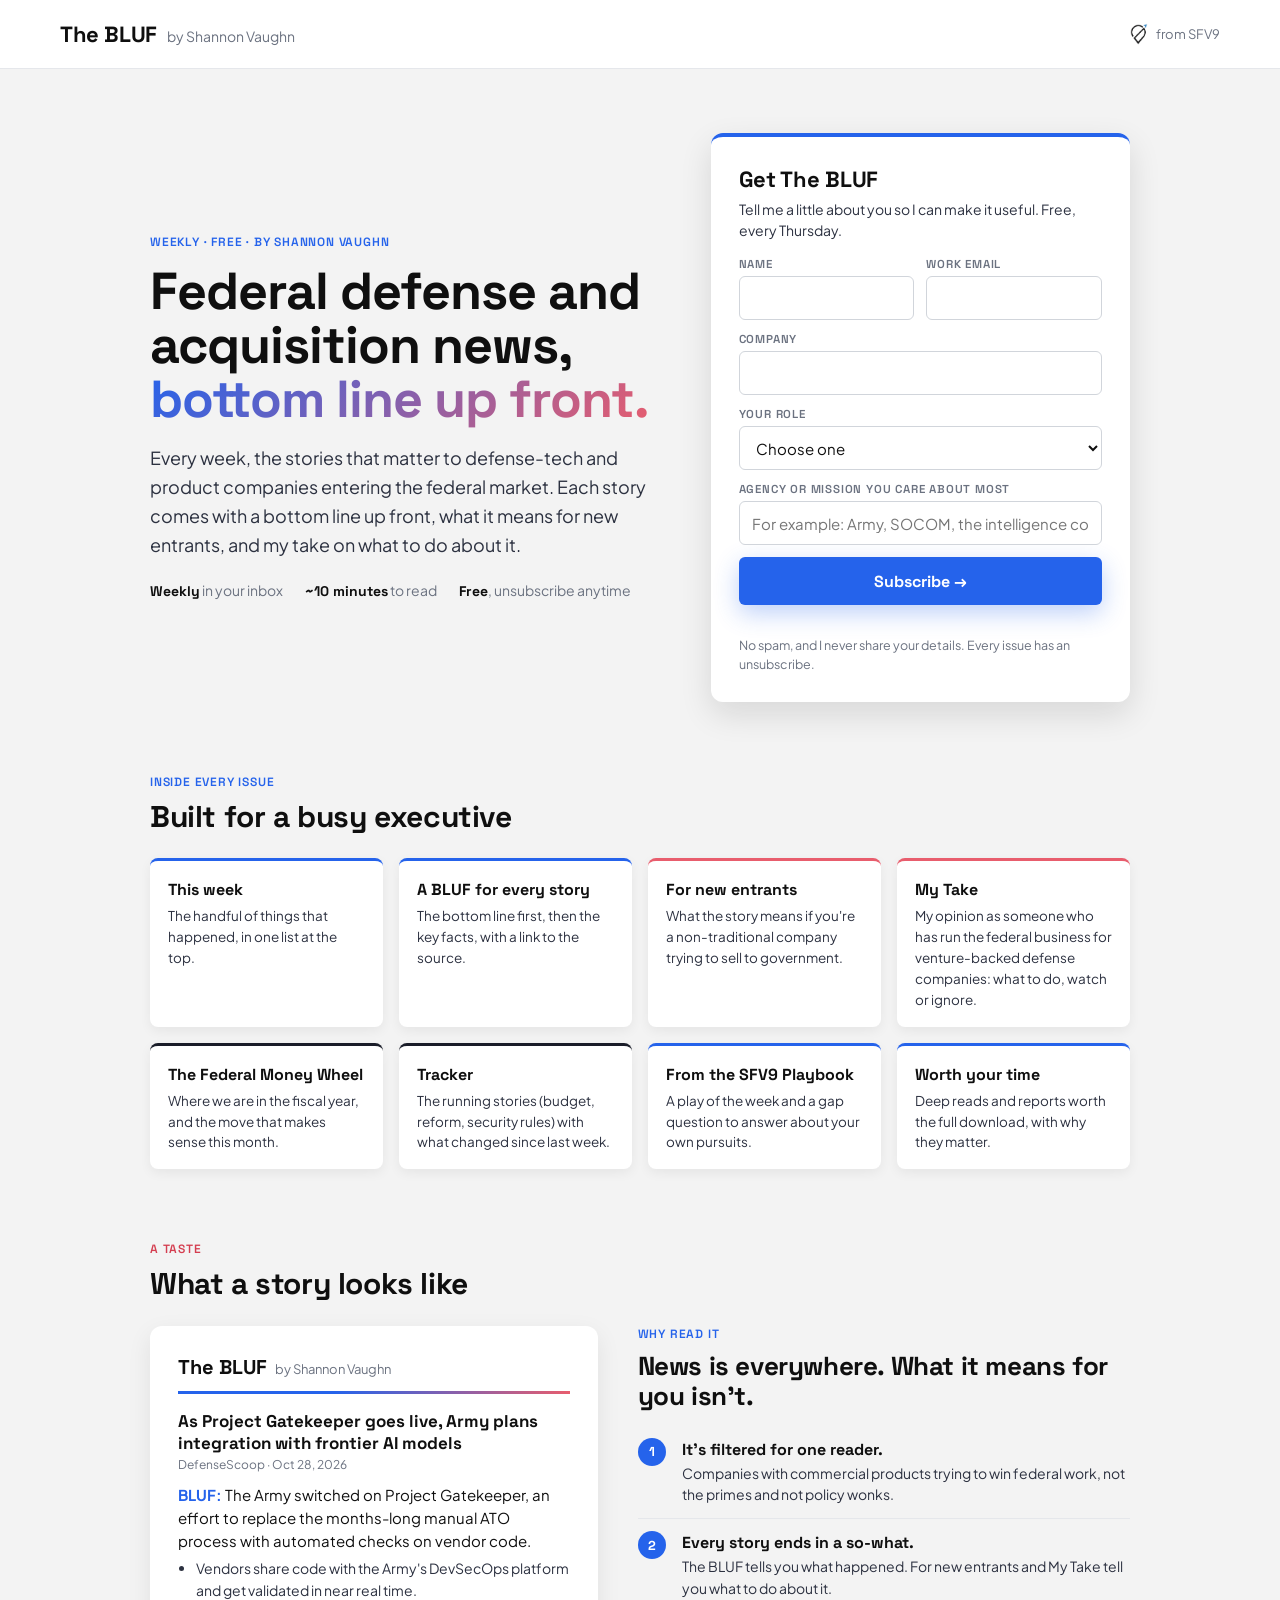
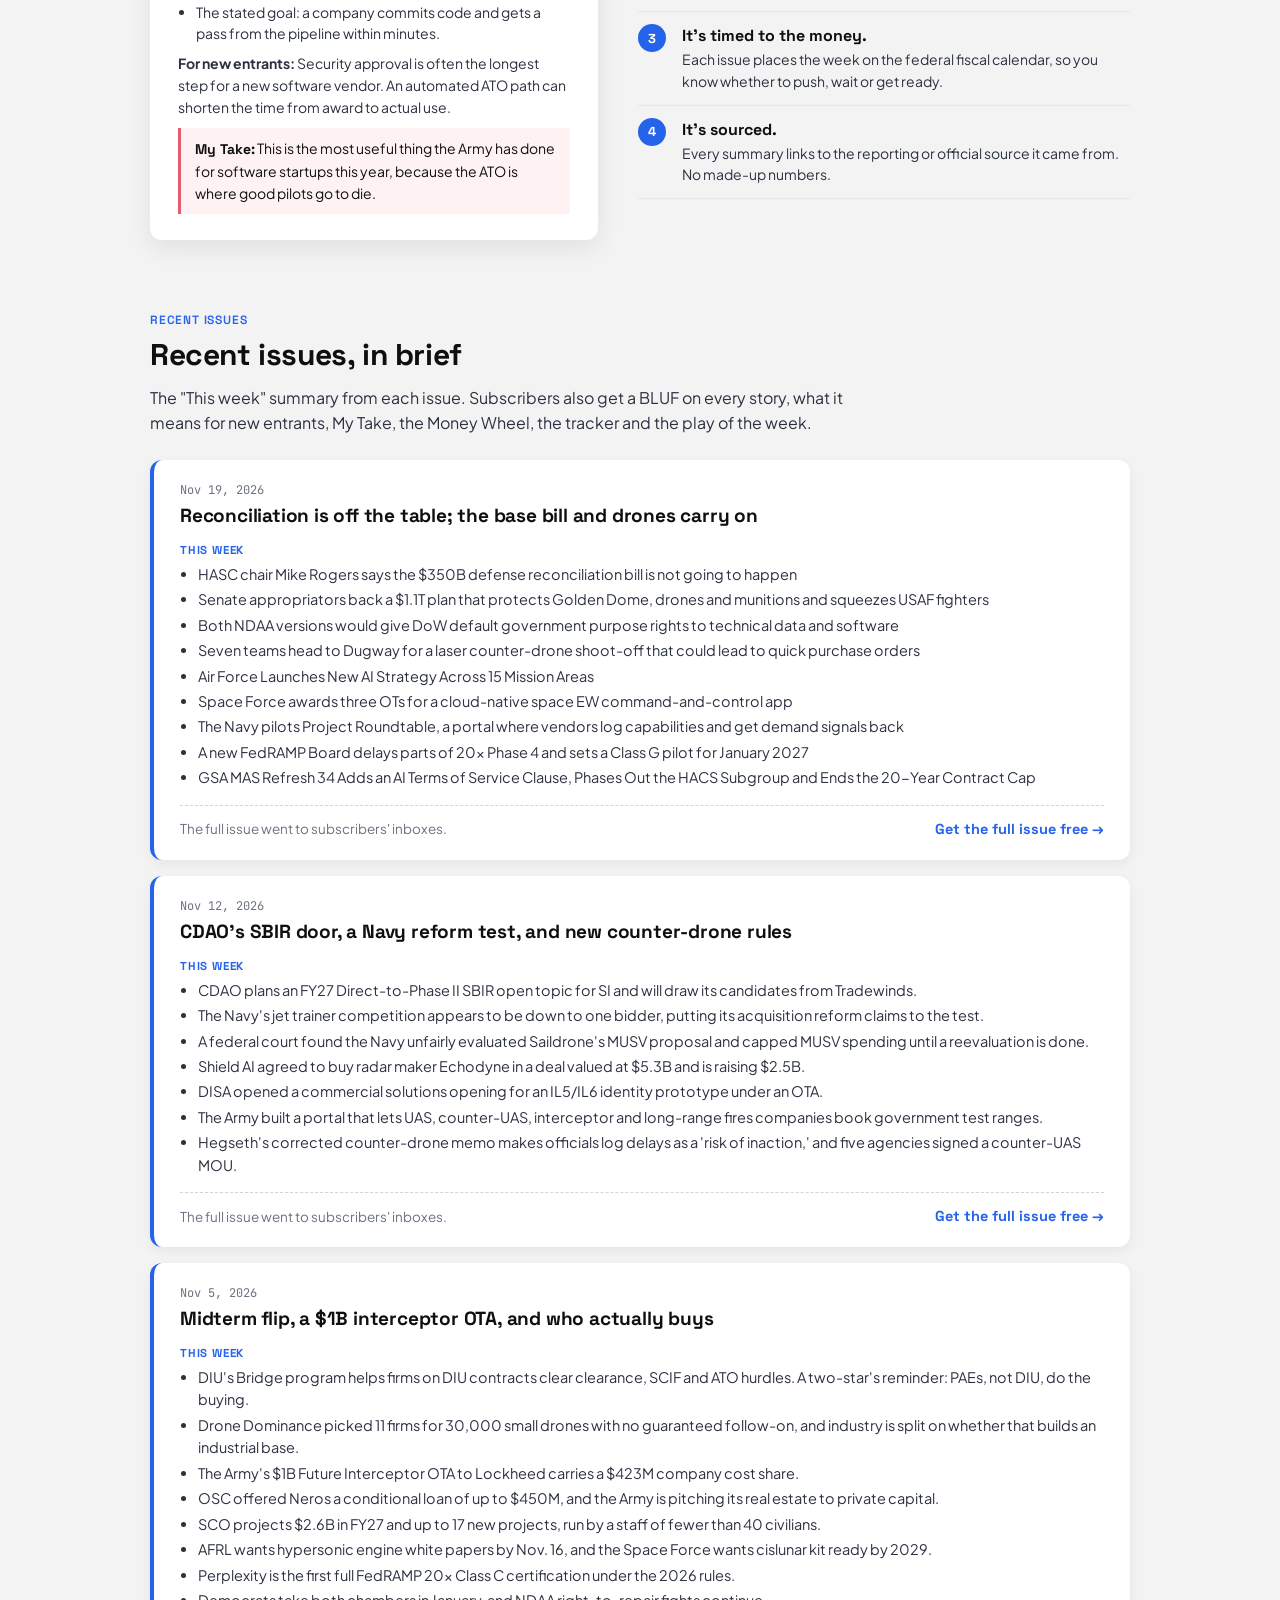
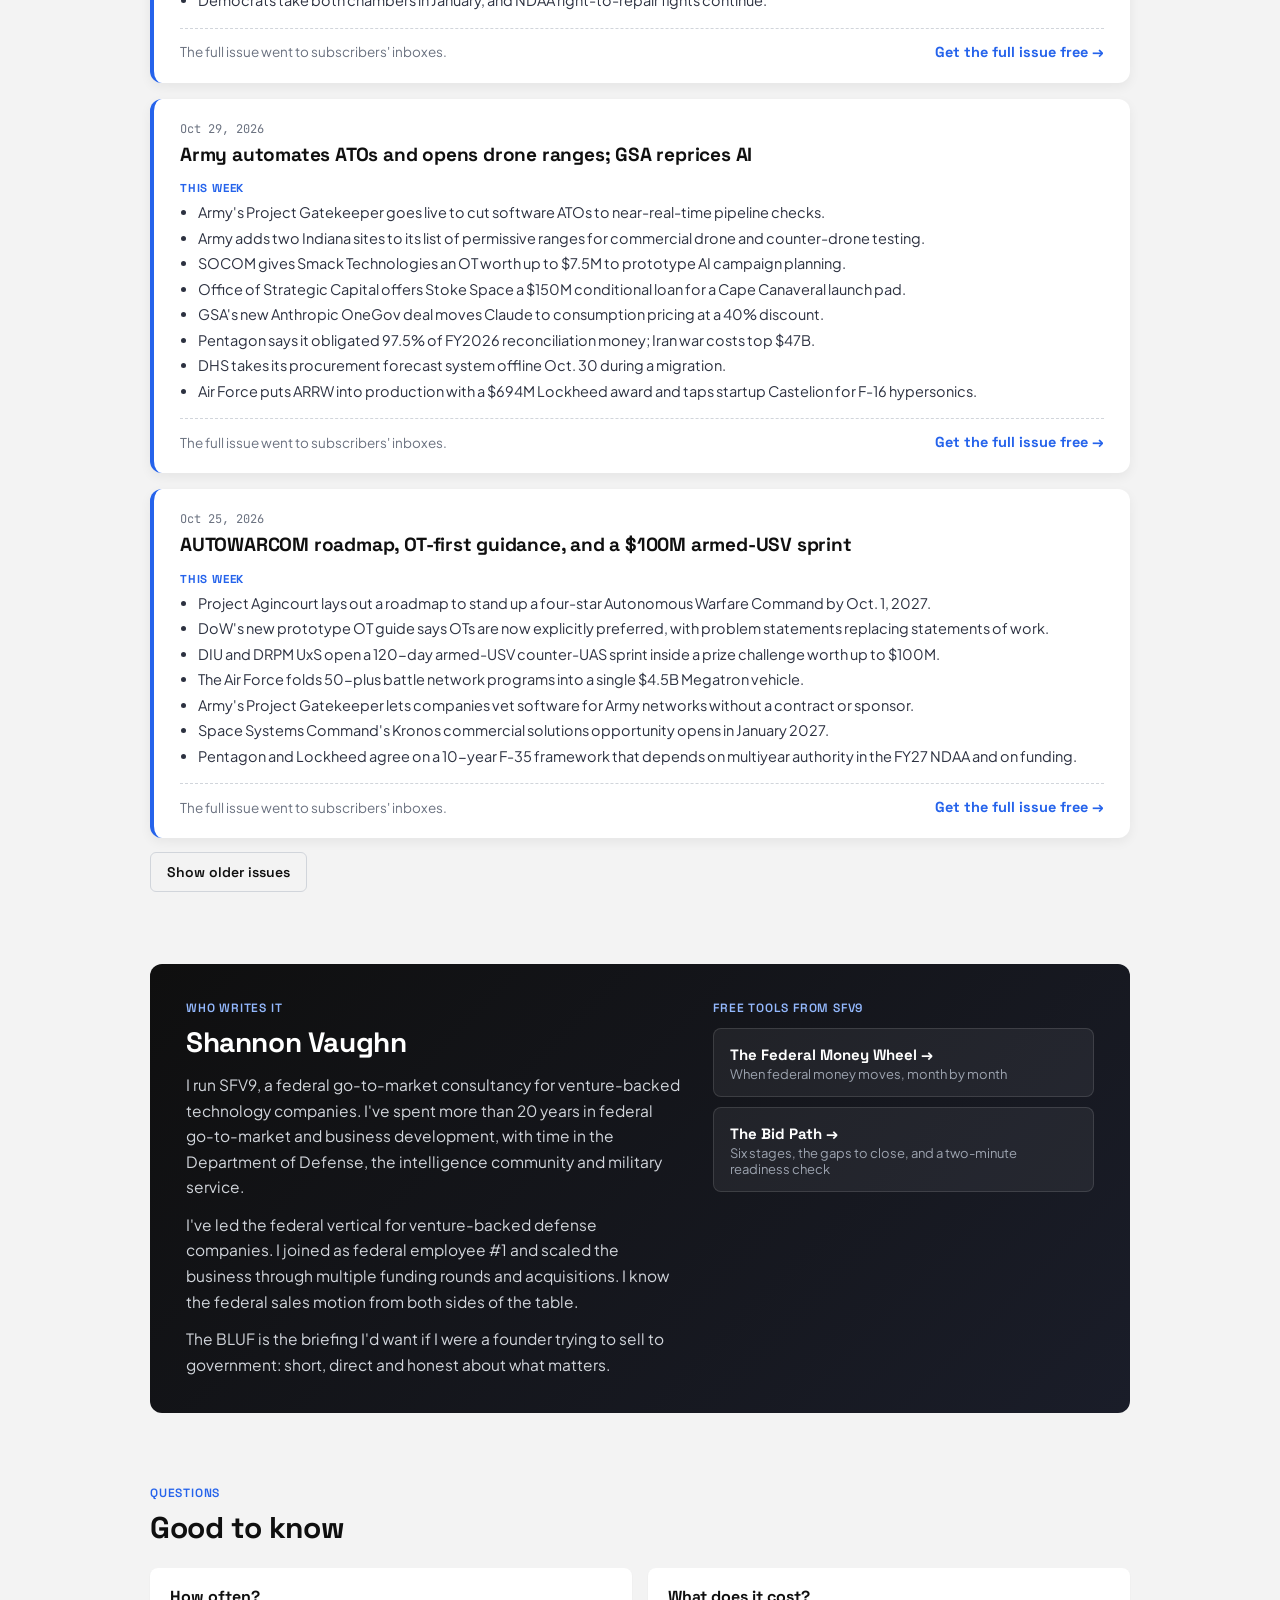
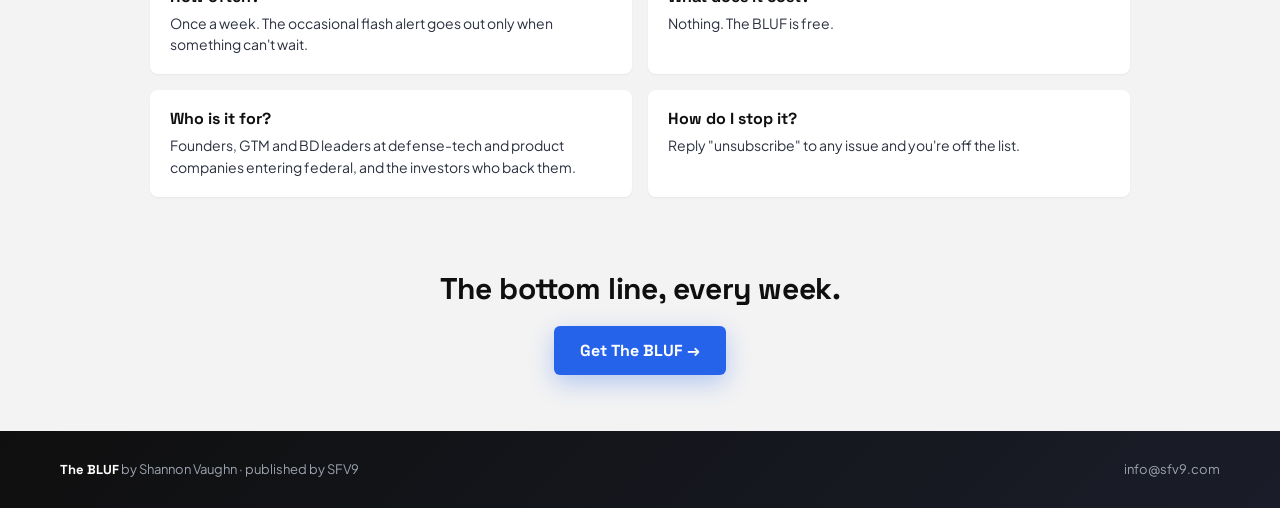
<file: thebluf/index.html>
<!DOCTYPE html><html lang="en"><head>
<meta charset="utf-8"><meta name="viewport" content="width=device-width, initial-scale=1.0">
<title>The BLUF by Shannon Vaughn</title>
<meta name="description" content="The BLUF by Shannon Vaughn: a free weekly newsletter of federal defense and acquisition news for defense-tech and product companies entering the federal market. A bottom line up front for every story, what it means for new entrants, and my take.">
<meta property="og:title" content="The BLUF by Shannon Vaughn">
<meta property="og:description" content="Federal defense and acquisition news, bottom line up front. Free, every week.">
<link rel="icon" type="image/png" sizes="32x32" href="/favicon-32.png">
<link rel="icon" type="image/png" href="/favicon.png">
<link rel="apple-touch-icon" sizes="180x180" href="/apple-touch-icon.png">
<link rel="stylesheet" href="/_ds/sfv9-design-system-6362146f-437f-41dc-b194-b18b08ce9086/tokens/fonts.css?v=1">
<link rel="stylesheet" href="/_ds/sfv9-design-system-6362146f-437f-41dc-b194-b18b08ce9086/tokens/colors.css?v=1">
<link rel="stylesheet" href="/_ds/sfv9-design-system-6362146f-437f-41dc-b194-b18b08ce9086/tokens/typography.css?v=1">
<link rel="stylesheet" href="/_ds/sfv9-design-system-6362146f-437f-41dc-b194-b18b08ce9086/tokens/spacing.css?v=1">
<link rel="stylesheet" href="/_ds/sfv9-design-system-6362146f-437f-41dc-b194-b18b08ce9086/tokens/effects.css?v=1">
<style>
  *{box-sizing:border-box;}
  html{color-scheme:light;}
  body{margin:0;font-family:var(--font-body);background:var(--ground);color:var(--text-strong);-webkit-font-smoothing:antialiased;}
  a{color:inherit;}
  h1,h2,h3,h4{font-family:var(--font-display);margin:0;}
  button,input,select{font:inherit;}

  .site-header{display:flex;justify-content:space-between;align-items:center;padding:20px 60px;background:var(--paper);border-bottom:1px solid var(--border-subtle);}
  .wordmark{display:inline-flex;align-items:baseline;gap:10px;text-decoration:none;}
  .wordmark b{font-family:var(--font-display);font-weight:700;font-size:22px;letter-spacing:-0.4px;}
  .wordmark span{font-size:14px;color:var(--text-muted);}
  .from{display:inline-flex;align-items:center;gap:8px;font-size:13px;color:var(--text-muted);text-decoration:none;}
  .from img{height:22px;}

  .wrap{max-width:1100px;margin:0 auto;padding:0 60px;}
  section{margin-top:72px;}
  .eyebrow{font-family:var(--font-display);font-weight:600;font-size:12px;text-transform:uppercase;letter-spacing:var(--ls-eyebrow);color:var(--accent);}
  .eyebrow.signal{color:var(--signal-hover);}
  .sec-title{font-weight:700;font-size:30px;line-height:1.15;letter-spacing:-0.4px;margin:10px 0 0;}
  .sec-lead{font-size:16px;line-height:1.6;color:var(--text-body);margin:12px 0 0;max-width:700px;}
  .grad{background:var(--gradient-brand);-webkit-background-clip:text;background-clip:text;-webkit-text-fill-color:transparent;}

  /* Hero */
  .hero{display:grid;grid-template-columns:minmax(0,1.1fr) minmax(0,0.9fr);gap:48px;align-items:center;margin-top:0;padding-top:64px;}
  .hero h1{font-weight:700;font-size:52px;line-height:1.04;letter-spacing:-1px;margin:14px 0 0;}
  .hero .lead{font-size:18px;line-height:1.6;color:var(--text-body);margin:18px 0 0;}
  .facts{display:flex;flex-wrap:wrap;gap:8px 22px;margin-top:22px;font-size:14px;color:var(--text-muted);}
  .facts b{color:var(--text-strong);font-family:var(--font-display);}

  .signup{background:var(--paper);border-radius:var(--radius-xl);box-shadow:var(--shadow-lg);padding:28px;border-top:4px solid var(--accent);}
  .signup h2{font-size:22px;letter-spacing:-0.3px;}
  .signup p{font-size:14px;color:var(--text-body);margin:6px 0 16px;line-height:1.5;}
  .field{margin-bottom:12px;}
  .field label{display:block;font-family:var(--font-display);font-weight:600;font-size:11.5px;text-transform:uppercase;letter-spacing:var(--ls-eyebrow);color:var(--text-muted);margin-bottom:5px;}
  .field input,.field select{width:100%;height:44px;border:1px solid var(--border-default);border-radius:var(--radius-md);padding:0 12px;background:var(--paper);color:var(--text-strong);font-size:15px;}
  .field input:focus,.field select:focus{outline:none;border-color:var(--accent);box-shadow:var(--focus-ring);}
  .row2{display:grid;grid-template-columns:1fr 1fr;gap:12px;}
  .btn{display:block;width:100%;height:48px;border:none;border-radius:var(--radius-md);background:var(--accent);color:#fff;font-family:var(--font-display);font-weight:700;font-size:16px;cursor:pointer;box-shadow:var(--shadow-blue);margin-top:6px;}
  .btn:hover{background:var(--accent-hover);}
  .fine{font-size:12.5px;color:var(--text-muted);line-height:1.5;margin-top:10px;}
  .err{font-size:13px;color:var(--danger-fg);margin-top:8px;min-height:1em;}
  .hp{position:absolute;left:-9999px;width:1px;height:1px;overflow:hidden;}
  .done{text-align:center;padding:26px 6px 10px;}
  .done .tick{width:52px;height:52px;border-radius:50%;background:var(--accent);color:#fff;font-size:26px;line-height:52px;margin:0 auto 14px;}
  .done h2{font-size:22px;}
  .done p{font-size:15px;color:var(--text-body);margin:8px 0 0;line-height:1.55;}

  /* What's inside */
  .inside{display:grid;grid-template-columns:repeat(4,1fr);gap:16px;margin-top:24px;}
  .part{background:var(--paper);border-radius:var(--radius-lg);box-shadow:var(--shadow-sm);padding:18px 18px 16px;border-top:3px solid var(--accent);}
  .part.coral{border-top-color:var(--signal);}
  .part.ink{border-top-color:var(--ink-800);}
  .part h3{font-size:16px;font-weight:700;}
  .part p{font-size:13.5px;line-height:1.55;color:var(--text-body);margin:6px 0 0;}

  /* Sample */
  .sample-wrap{display:grid;grid-template-columns:minmax(0,1fr) minmax(0,1.1fr);gap:40px;align-items:start;margin-top:24px;}
  .email{background:var(--paper);border-radius:var(--radius-xl);box-shadow:var(--shadow-md);padding:26px 28px;font-size:15px;line-height:1.55;}
  .email .mast{display:flex;align-items:baseline;gap:8px;padding-bottom:8px;border-bottom:3px solid transparent;border-image:linear-gradient(90deg,var(--blue-500) 40%,var(--coral-500)) 1;}
  .email .mast b{font-family:var(--font-display);font-size:20px;}
  .email .mast span{font-size:13px;color:var(--text-muted);}
  .email h4{font-size:17px;margin-top:16px;line-height:1.3;}
  .email .src{font-size:12px;color:var(--text-muted);margin:2px 0 8px;}
  .email .bluf b{color:var(--accent);}
  .email ul{margin:6px 0 0;padding-left:18px;color:var(--text-body);font-size:14px;}
  .email .ne{font-size:14px;color:var(--text-body);margin-top:8px;}
  .email .take{margin-top:10px;background:var(--coral-50);border-left:3px solid var(--signal);padding:10px 14px;font-size:14px;}
  .email .take b{font-family:var(--font-display);}
  .why ol{margin:14px 0 0;padding:0;list-style:none;counter-reset:w;}
  .why li{counter-increment:w;display:grid;grid-template-columns:32px 1fr;gap:12px;padding:12px 0;border-bottom:1px solid var(--border-subtle);}
  .why li::before{content:counter(w);width:28px;height:28px;border-radius:50%;background:var(--accent);color:#fff;font-family:var(--font-display);font-weight:700;font-size:13px;display:flex;align-items:center;justify-content:center;}
  .why b{font-family:var(--font-display);font-size:16px;}
  .why p{margin:3px 0 0;font-size:14px;line-height:1.55;color:var(--text-body);}

  /* About */
  .about{display:grid;grid-template-columns:minmax(0,1.3fr) minmax(0,1fr);gap:32px;background:var(--gradient-ink);color:#fff;border-radius:var(--radius-xl);padding:36px;}
  .about h2{color:#fff;font-size:28px;letter-spacing:-0.4px;margin-top:8px;}
  .about p{color:var(--ink-300);font-size:15.5px;line-height:1.65;margin:12px 0 0;}
  .about .eyebrow{color:var(--blue-300);}
  .tools{display:grid;gap:10px;align-content:start;}
  .tool{display:block;background:rgba(255,255,255,0.06);border:1px solid rgba(255,255,255,0.12);border-radius:var(--radius-lg);padding:14px 16px;text-decoration:none;color:#fff;transition:background var(--dur-fast);}
  .tool:hover{background:rgba(255,255,255,0.12);}
  .tool b{font-family:var(--font-display);font-size:15px;}
  .tool span{display:block;font-size:13px;color:var(--ink-400);margin-top:2px;}

  /* FAQ */
  .faq{display:grid;grid-template-columns:repeat(2,1fr);gap:16px;margin-top:22px;}
  .faq div{background:var(--paper);border-radius:var(--radius-lg);box-shadow:var(--shadow-xs);padding:18px 20px;}
  .faq h3{font-size:16px;}
  .faq p{font-size:14px;line-height:1.55;color:var(--text-body);margin:6px 0 0;}

  .closing{text-align:center;margin:72px 0 56px;}
  .closing h2{font-size:30px;letter-spacing:-0.4px;}
  .closing a{display:inline-block;margin-top:18px;font-family:var(--font-display);font-weight:700;font-size:16px;color:#fff;background:var(--accent);padding:14px 26px;border-radius:var(--radius-md);text-decoration:none;box-shadow:var(--shadow-blue);}

  .site-footer{background:var(--gradient-ink);color:var(--text-on-dark-dim);padding:30px 60px;display:flex;flex-wrap:wrap;gap:12px;justify-content:space-between;font-size:13px;}
  .site-footer b{font-family:var(--font-display);color:#fff;}
  .site-footer a{color:var(--text-on-dark-dim);text-decoration:none;}
  .site-footer a:hover{color:#fff;}

  /* Recent issues */
  .issues{display:grid;gap:16px;margin-top:24px;}
  .issue{display:block;background:var(--paper);border-radius:var(--radius-xl);box-shadow:var(--shadow-sm);padding:22px 26px;text-decoration:none;color:inherit;border-left:4px solid var(--accent);transition:transform var(--dur-normal) var(--ease-out),box-shadow var(--dur-normal);}
  .issue:hover{transform:var(--lift-sm);box-shadow:var(--shadow-md);}
  .issue .when{font-family:var(--font-mono);font-size:12px;color:var(--text-muted);}
  .issue h3{font-size:19px;line-height:1.3;letter-spacing:-0.2px;margin-top:6px;}
  .issue .tw{font-family:var(--font-display);font-weight:700;font-size:11.5px;text-transform:uppercase;letter-spacing:var(--ls-eyebrow);color:var(--accent);margin-top:14px;}
  .issue ul{margin:6px 0 0;padding-left:18px;color:var(--text-body);font-size:14.5px;line-height:1.55;}
  .issue li{margin:3px 0;}
  .issue .locked{display:flex;flex-wrap:wrap;align-items:center;justify-content:space-between;gap:10px;margin-top:16px;padding-top:14px;border-top:1px dashed var(--border-default);font-size:13.5px;color:var(--text-muted);}
  .issue .locked b{font-family:var(--font-display);font-weight:700;font-size:14.5px;color:var(--accent);white-space:nowrap;}
  .more{margin-top:14px;background:none;border:1px solid var(--border-default);border-radius:var(--radius-md);padding:10px 16px;font-family:var(--font-display);font-weight:600;font-size:14px;color:var(--text-strong);cursor:pointer;}

  @media (max-width:960px){
    .hero,.sample-wrap,.about{grid-template-columns:1fr;}
    .inside{grid-template-columns:1fr 1fr;}
  }
  @media (max-width:640px){
    .site-header{padding:14px 16px;}
    .wordmark span{display:none;}
    .wrap{padding:0 16px;}
    section{margin-top:56px;}
    .hero{padding-top:36px;gap:28px;}
    .hero h1{font-size:36px;}
    .sec-title{font-size:25px;}
    .inside,.faq,.row2{grid-template-columns:1fr;}
    .signup{padding:22px 18px;}
    .email{padding:20px 18px;}
    .about{padding:26px 20px;}
    .issue{padding:18px;}
    .site-footer{padding:26px 16px;}
  }
</style>
</head>
<body>

<header class="site-header">
  <a class="wordmark" href="/thebluf/"><b>The BLUF</b><span>by Shannon Vaughn</span></a>
  <a class="from" href="/"><img src="/assets/logo-mark.png" alt="">from SFV9</a>
</header>

<main class="wrap">

  <section class="hero">
    <div>
      <div class="eyebrow">Weekly · free · by Shannon Vaughn</div>
      <h1>Federal defense and acquisition news, <span class="grad">bottom line up front.</span></h1>
      <p class="lead">Every week, the stories that matter to defense-tech and product companies entering the federal market. Each story comes with a bottom line up front, what it means for new entrants, and my take on what to do about it.</p>
      <div class="facts"><span><b>Weekly</b> in your inbox</span><span><b>~10 minutes</b> to read</span><span><b>Free</b>, unsubscribe anytime</span></div>
    </div>

    <form class="signup" id="signup" novalidate>
      <h2>Get The BLUF</h2>
      <p>Tell me a little about you so I can make it useful. Free, every Thursday.</p>
      <div class="row2">
        <div class="field"><label for="name">Name</label><input id="name" autocomplete="name" required></div>
        <div class="field"><label for="email">Work email</label><input id="email" type="email" autocomplete="email" required></div>
      </div>
      <div class="field"><label for="company">Company</label><input id="company" autocomplete="organization"></div>
      <div class="field"><label for="role">Your role</label>
        <select id="role">
          <option value="">Choose one</option>
          <option>Founder or CEO</option>
          <option>Federal or GTM lead</option>
          <option>Business development or capture</option>
          <option>Investor</option>
          <option>Government</option>
          <option>Other</option>
        </select>
      </div>
      <div class="field"><label for="focus">Agency or mission you care about most</label><input id="focus" placeholder="For example: Army, SOCOM, the intelligence community"></div>
      <div class="hp" aria-hidden="true"><label for="website">Leave this empty</label><input id="website" name="website" tabindex="-1" autocomplete="off"></div>
      <button class="btn" type="submit">Subscribe →</button>
      <div class="err" id="err" aria-live="polite"></div>
      <div class="fine">No spam, and I never share your details. Every issue has an unsubscribe.</div>
    </form>
  </section>

  <section>
    <div class="eyebrow">Inside every issue</div>
    <h2 class="sec-title">Built for a busy executive</h2>
    <div class="inside">
      <div class="part"><h3>This week</h3><p>The handful of things that happened, in one list at the top.</p></div>
      <div class="part"><h3>A BLUF for every story</h3><p>The bottom line first, then the key facts, with a link to the source.</p></div>
      <div class="part coral"><h3>For new entrants</h3><p>What the story means if you're a non-traditional company trying to sell to government.</p></div>
      <div class="part coral"><h3>My Take</h3><p>My opinion as someone who has run the federal business for venture-backed defense companies: what to do, watch or ignore.</p></div>
      <div class="part ink"><h3>The Federal Money Wheel</h3><p>Where we are in the fiscal year, and the move that makes sense this month.</p></div>
      <div class="part ink"><h3>Tracker</h3><p>The running stories (budget, reform, security rules) with what changed since last week.</p></div>
      <div class="part"><h3>From the SFV9 Playbook</h3><p>A play of the week and a gap question to answer about your own pursuits.</p></div>
      <div class="part"><h3>Worth your time</h3><p>Deep reads and reports worth the full download, with why they matter.</p></div>
    </div>
  </section>

  <section>
    <div class="eyebrow signal">A taste</div>
    <h2 class="sec-title">What a story looks like</h2>
    <div class="sample-wrap">
      <article class="email" aria-label="Sample story">
        <div class="mast"><b>The BLUF</b><span>by Shannon Vaughn</span></div>
        <h4>As Project Gatekeeper goes live, Army plans integration with frontier AI models</h4>
        <div class="src">DefenseScoop · Oct 28, 2026</div>
        <div class="bluf"><b>BLUF:</b> The Army switched on Project Gatekeeper, an effort to replace the months-long manual ATO process with automated checks on vendor code.</div>
        <ul>
          <li>Vendors share code with the Army's DevSecOps platform and get validated in near real time.</li>
          <li>The stated goal: a company commits code and gets a pass from the pipeline within minutes.</li>
        </ul>
        <div class="ne"><b>For new entrants:</b> Security approval is often the longest step for a new software vendor. An automated ATO path can shorten the time from award to actual use.</div>
        <div class="take"><b>My Take:</b> This is the most useful thing the Army has done for software startups this year, because the ATO is where good pilots go to die.</div>
      </article>
      <div class="why">
        <div class="eyebrow">Why read it</div>
        <h2 class="sec-title" style="font-size:26px">News is everywhere. What it means for you isn't.</h2>
        <ol>
          <li><div><b>It's filtered for one reader.</b><p>Companies with commercial products trying to win federal work, not the primes and not policy wonks.</p></div></li>
          <li><div><b>Every story ends in a so-what.</b><p>The BLUF tells you what happened. For new entrants and My Take tell you what to do about it.</p></div></li>
          <li><div><b>It's timed to the money.</b><p>Each issue places the week on the federal fiscal calendar, so you know whether to push, wait or get ready.</p></div></li>
          <li><div><b>It's sourced.</b><p>Every summary links to the reporting or official source it came from. No made-up numbers.</p></div></li>
        </ol>
      </div>
    </div>
  </section>

  <section id="issues" hidden>
    <div class="eyebrow">Recent issues</div>
    <h2 class="sec-title">Recent issues, in brief</h2>
    <p class="sec-lead">The "This week" summary from each issue. Subscribers also get a BLUF on every story, what it means for new entrants, My Take, the Money Wheel, the tracker and the play of the week.</p>
    <div class="issues" id="issue-list"></div>
    <button class="more" type="button" id="more" hidden>Show older issues</button>
  </section>

  <section>
    <div class="about">
      <div>
        <div class="eyebrow">Who writes it</div>
        <h2>Shannon Vaughn</h2>
        <p>I run SFV9, a federal go-to-market consultancy for venture-backed technology companies. I've spent more than 20 years in federal go-to-market and business development, with time in the Department of Defense, the intelligence community and military service.</p>
        <p>I've led the federal vertical for venture-backed defense companies. I joined as federal employee #1 and scaled the business through multiple funding rounds and acquisitions. I know the federal sales motion from both sides of the table.</p>
        <p>The BLUF is the briefing I'd want if I were a founder trying to sell to government: short, direct and honest about what matters.</p>
      </div>
      <div class="tools">
        <div class="eyebrow" style="margin-bottom:2px">Free tools from SFV9</div>
        <a class="tool" href="/fedyear/"><b>The Federal Money Wheel →</b><span>When federal money moves, month by month</span></a>
        <a class="tool" href="/bidpath/"><b>The Bid Path →</b><span>Six stages, the gaps to close, and a two-minute readiness check</span></a>
      </div>
    </div>
  </section>

  <section>
    <div class="eyebrow">Questions</div>
    <h2 class="sec-title">Good to know</h2>
    <div class="faq">
      <div><h3>How often?</h3><p>Once a week. The occasional flash alert goes out only when something can't wait.</p></div>
      <div><h3>What does it cost?</h3><p>Nothing. The BLUF is free.</p></div>
      <div><h3>Who is it for?</h3><p>Founders, GTM and BD leaders at defense-tech and product companies entering federal, and the investors who back them.</p></div>
      <div><h3>How do I stop it?</h3><p>Reply "unsubscribe" to any issue and you're off the list.</p></div>
    </div>
  </section>

  <div class="closing">
    <h2>The bottom line, every week.</h2>
    <a href="#signup">Get The BLUF →</a>
  </div>
</main>

<footer class="site-footer">
  <span><b>The BLUF</b> by Shannon Vaughn · published by <a href="/">SFV9</a></span>
  <span><a href="mailto:info@sfv9.com">info@sfv9.com</a></span>
</footer>

<script>
(function(){
  var form = document.getElementById("signup"), err = document.getElementById("err"), btn = form.querySelector(".btn");
  var ENDPOINT = "https://go.sfv9.com/subscribe";
  function v(id){ return (document.getElementById(id).value || "").trim(); }
  function fields(){ return { name: v("name"), email: v("email"), company: v("company"), role: v("role"),
                              focus: v("focus"), website: v("website") }; }
  function byEmail(f, why){   // the service couldn't be reached: say so, and offer email instead of opening it
    if (window.console) console.warn("BLUF sign-up didn't go through:", why);
    var body = ["Please add me to The BLUF.", "", "Name: " + f.name, "Email: " + f.email, "Company: " + f.company,
      "Role: " + f.role, "Agency or mission I care about most: " + f.focus].join("\n");
    var href = "mailto:info@sfv9.com?subject=" + encodeURIComponent("Subscribe me to The BLUF") + "&body=" + encodeURIComponent(body);
    err.innerHTML = "That didn\u2019t go through on our end. <a href=\"" + href + "\" style=\"color:inherit;font-weight:700;\">Email your details to info@sfv9.com</a> and I\u2019ll add you, or try again in a minute.";
    btn.disabled = false; btn.textContent = "Try again →";
  }
  function done(msg){
    form.innerHTML = '<div class="done"><div class="tick">✓</div><h2>Request received</h2><p></p></div>';
    form.querySelector(".done p").textContent = msg;
  }
  form.addEventListener("submit", function(e){
    e.preventDefault();
    var f = fields();
    if (!f.name || !/^[^@\s]+@[^@\s]+\.[^@\s]+$/.test(f.email)) { err.textContent = "Please add your name and a valid email."; return; }
    err.textContent = ""; btn.disabled = true; btn.textContent = "Signing you up…";
    var data = Object.keys(f).map(function(k){ return encodeURIComponent(k) + "=" + encodeURIComponent(f[k]); }).join("&");
    var ctl = window.AbortController ? new AbortController() : null;
    var timer = setTimeout(function(){ if (ctl) ctl.abort(); }, 10000);
    fetch(ENDPOINT, { method: "POST", headers: { "Content-Type": "application/x-www-form-urlencoded" }, body: data,
                      signal: ctl ? ctl.signal : undefined })
      .then(function(r){ return r.json().then(function(j){ return { status: r.status, j: j }; }); })
      .then(function(res){
        clearTimeout(timer);
        if (res.j && res.j.ok) return done(res.j.message || "Thanks. I read every request myself. Once I\u2019ve added you, The BLUF arrives in your inbox every Thursday.");
        if (res.status >= 400 && res.status < 500 && res.j && res.j.message) {
          err.textContent = res.j.message; btn.disabled = false; btn.textContent = "Subscribe →"; return;
        }
        byEmail(f, "status " + res.status);
      })
      .catch(function(e){ clearTimeout(timer); byEmail(f, e && e.message); });
  });
})();
</script>
<script>
(function(){
  var box = document.getElementById("issue-list"), more = document.getElementById("more"), SHOW = 4;
  var MONTHS = ["Jan","Feb","Mar","Apr","May","Jun","Jul","Aug","Sep","Oct","Nov","Dec"];
  function when(iso){ var p = iso.split("-"); return MONTHS[+p[1]-1] + " " + (+p[2]) + ", " + p[0]; }
  function card(i){
    var a = document.createElement("a"); a.className = "issue"; a.href = "#signup";
    a.innerHTML = '<div class="when"></div><h3></h3><div class="tw">This week</div><ul></ul>' +
      '<div class="locked"><span>The full issue went to subscribers' + "'" + ' inboxes.</span><b>Get the full issue free →</b></div>';
    a.querySelector(".when").textContent = when(i.as_of);
    a.querySelector("h3").textContent = i.subject;
    var ul = a.querySelector("ul");
    (i.lines || []).forEach(function(t){ var li = document.createElement("li"); li.textContent = t; ul.appendChild(li); });
    a.addEventListener("click", function(){ setTimeout(function(){ document.getElementById("name").focus({preventScroll:true}); }, 400); });
    return a;
  }
  fetch("/thebluf/issues.json", {cache:"no-cache"}).then(function(r){ return r.ok ? r.json() : null; }).then(function(d){
    var list = (d && d.issues || []).filter(function(i){ return i.as_of && i.subject && (i.lines || []).length; });
    if (!list.length) return;
    list.forEach(function(i, n){ var c = card(i); if (n >= SHOW) c.hidden = true; box.appendChild(c); });
    document.getElementById("issues").hidden = false;
    if (list.length > SHOW) {
      more.hidden = false;
      more.addEventListener("click", function(){ Array.prototype.forEach.call(box.children, function(c){ c.hidden = false; }); more.hidden = true; });
    }
  }).catch(function(){});
})();
</script>
</body></html>
</file>
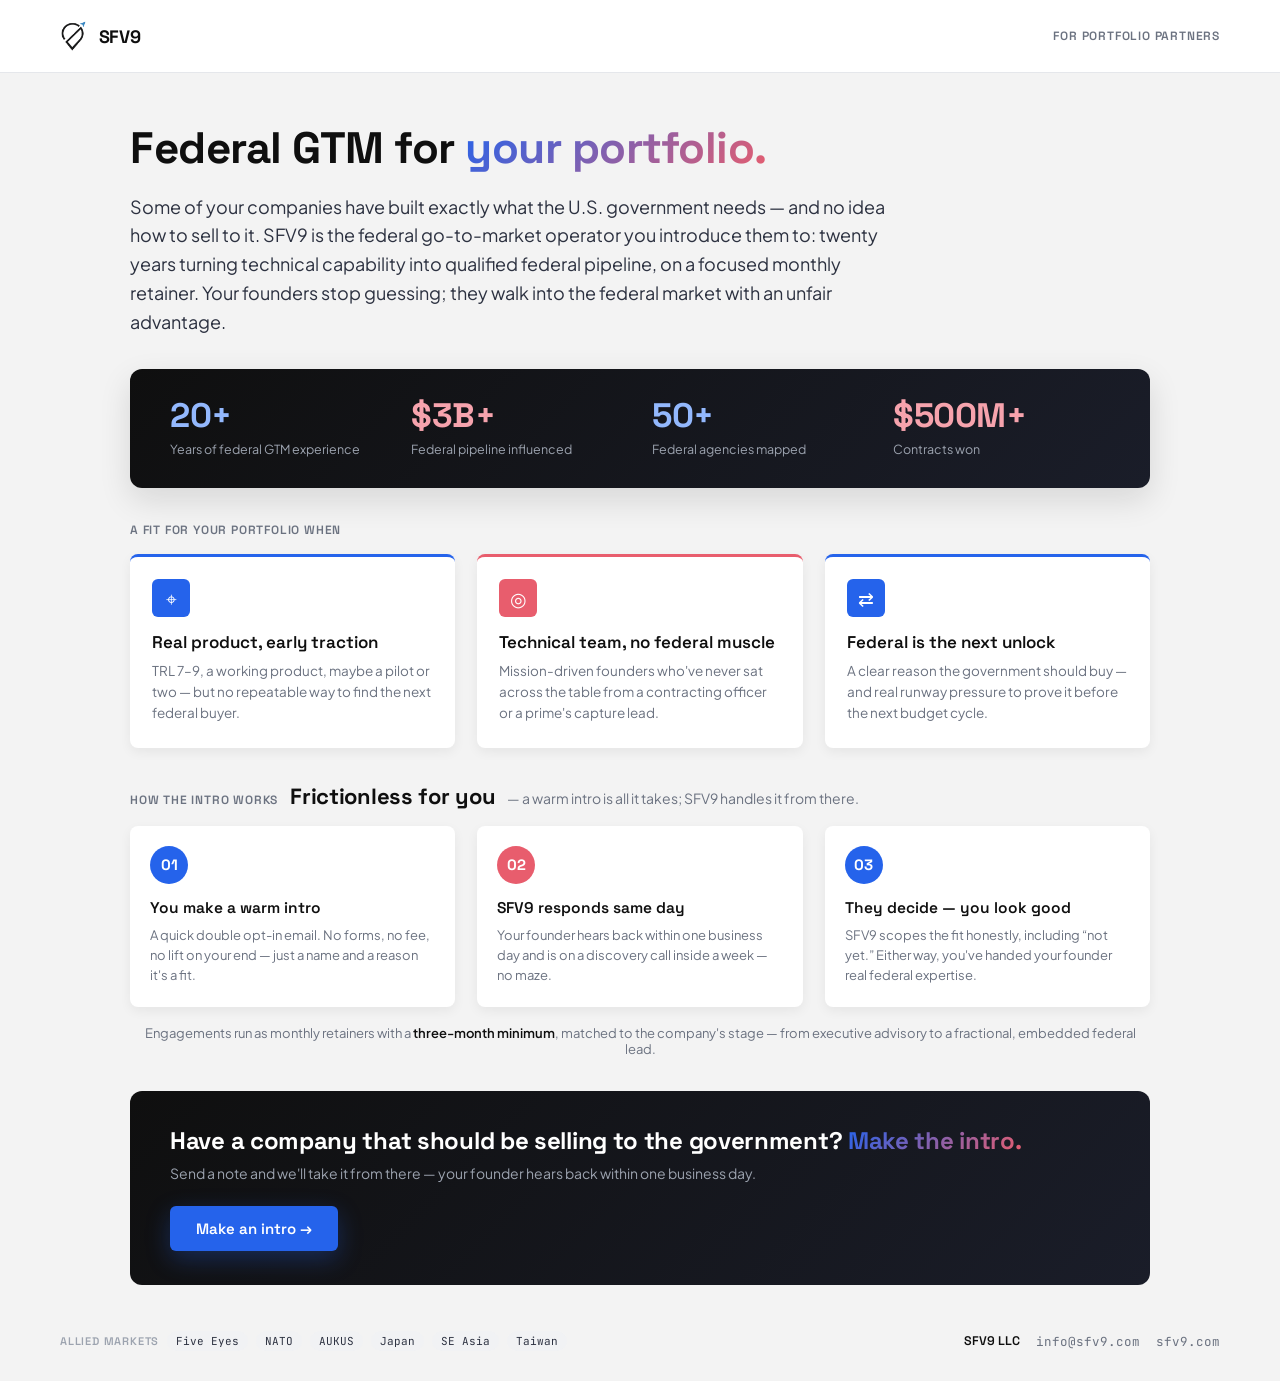
<file: vc-partner/index.html>
<!DOCTYPE html><html lang="en"><head>
<meta charset="utf-8"><meta name="viewport" content="width=device-width, initial-scale=1.0">
<meta name="robots" content="noindex, nofollow">
<title>SFV9 — Federal GTM for Your Portfolio</title>
<meta name="description" content="SFV9 is the federal go-to-market operator you introduce your portfolio companies to — turning technical capability into qualified U.S. federal pipeline.">
<link rel="icon" type="image/png" sizes="32x32" href="/favicon-32.png">
<link rel="icon" type="image/png" sizes="16x16" href="/favicon-16.png">
<link rel="apple-touch-icon" sizes="180x180" href="/apple-touch-icon.png">
<link rel="stylesheet" href="/_ds/sfv9-design-system-6362146f-437f-41dc-b194-b18b08ce9086/tokens/fonts.css?v=1">
<link rel="stylesheet" href="/_ds/sfv9-design-system-6362146f-437f-41dc-b194-b18b08ce9086/tokens/colors.css?v=1">
<link rel="stylesheet" href="/_ds/sfv9-design-system-6362146f-437f-41dc-b194-b18b08ce9086/tokens/typography.css?v=1">
<link rel="stylesheet" href="/_ds/sfv9-design-system-6362146f-437f-41dc-b194-b18b08ce9086/tokens/spacing.css?v=1">
<link rel="stylesheet" href="/_ds/sfv9-design-system-6362146f-437f-41dc-b194-b18b08ce9086/tokens/effects.css?v=1">
<style>
  *{box-sizing:border-box;}
  body{margin:0;font-family:var(--font-body);background:var(--ground);color:var(--text-strong);-webkit-font-smoothing:antialiased;}
  a{color:inherit;}
  h1,h2,h3,h4{font-family:var(--font-display);margin:0;}
  .site-header{display:flex;justify-content:space-between;align-items:center;padding:20px 60px;background:var(--paper);border-bottom:1px solid var(--border-subtle);position:sticky;top:0;z-index:10;}
  .brand{display:inline-flex;align-items:center;gap:12px;text-decoration:none;color:inherit;}
  .brand img{height:32px;width:auto;display:block;}
  .brand b{font-family:var(--font-display);font-weight:700;font-size:18px;letter-spacing:-0.3px;}
  .kicker{font-family:var(--font-display);font-weight:600;font-size:12px;text-transform:uppercase;letter-spacing:var(--ls-eyebrow);color:var(--text-muted);}
  .wrap{max-width:1140px;margin:0 auto;padding:0 60px;}
  .sheet{padding-top:52px;padding-bottom:24px;}
  .section-label{font-family:var(--font-display);font-weight:600;font-size:12px;text-transform:uppercase;letter-spacing:var(--ls-eyebrow);color:var(--text-muted);margin:0 0 16px;}
  .hero h1{font-weight:700;font-size:44px;line-height:1.08;letter-spacing:-0.5px;margin:0;max-width:920px;}
  .hero h1 .grad,.cta .msg h2 .grad{background:var(--gradient-brand);-webkit-background-clip:text;background-clip:text;-webkit-text-fill-color:transparent;}
  .hero .lead{font-size:18px;line-height:1.6;color:var(--text-body);margin:20px 0 0;max-width:780px;}
  .stats{margin-top:32px;background:var(--gradient-ink);border-radius:var(--radius-xl);padding:30px 40px;display:grid;grid-template-columns:repeat(4,1fr);gap:24px;box-shadow:var(--shadow-lg);}
  .stat .n{font-family:var(--font-display);font-weight:700;font-size:34px;letter-spacing:-0.5px;line-height:1;}
  .stat.blue .n{color:var(--blue-300);}
  .stat.coral .n{color:var(--coral-300);}
  .stat .l{font-family:var(--font-body);font-size:12.5px;color:var(--text-on-dark-dim);margin-top:8px;line-height:1.4;}
  .block{margin-top:34px;}
  .grid3{display:grid;grid-template-columns:repeat(3,1fr);gap:22px;}
  .svc{background:var(--paper);border-radius:var(--radius-lg);box-shadow:var(--shadow-sm);padding:22px 22px 24px;border-top:3px solid var(--accent);}
  .svc.coral{border-top-color:var(--signal);}
  .svc .chip{width:38px;height:38px;border-radius:var(--radius-md);display:flex;align-items:center;justify-content:center;font-size:19px;color:#fff;background:var(--accent);margin-bottom:14px;}
  .svc.coral .chip{background:var(--signal);}
  .svc h3{font-size:17px;font-weight:600;margin:0 0 8px;}
  .svc p{font-size:13.5px;line-height:1.55;color:var(--text-muted);margin:0;}
  .steps .head{display:flex;align-items:baseline;gap:12px;flex-wrap:wrap;margin-bottom:16px;}
  .steps .head h2{font-size:22px;font-weight:700;letter-spacing:-0.3px;}
  .steps .head span{font-size:14px;color:var(--text-muted);}
  .step{background:var(--paper);border-radius:var(--radius-lg);box-shadow:var(--shadow-sm);padding:20px 20px 22px;}
  .step .num{width:38px;height:38px;border-radius:50%;display:flex;align-items:center;justify-content:center;font-family:var(--font-display);font-weight:700;font-size:15px;color:#fff;background:var(--accent);margin-bottom:14px;}
  .step.coral .num{background:var(--signal);}
  .step h3{font-size:15.5px;font-weight:600;margin:0 0 7px;}
  .step p{font-size:13px;line-height:1.55;color:var(--text-muted);margin:0;}
  .engage-note{text-align:center;font-size:13px;color:var(--text-muted);margin:18px 0 0;}
  .engage-note b{color:var(--text-strong);font-weight:600;}
  .cta{margin-top:34px;background:var(--gradient-ink);border-radius:var(--radius-xl);padding:34px 40px;display:flex;align-items:center;justify-content:space-between;gap:24px;flex-wrap:wrap;}
  .cta .msg h2{font-size:24px;font-weight:700;letter-spacing:-0.3px;color:#fff;margin:0;}
  .cta .msg p{font-size:14px;color:var(--text-on-dark-dim);margin:8px 0 0;}
  .cta .act{display:inline-block;font-family:var(--font-display);font-weight:600;font-size:15px;color:#fff;background:var(--accent);padding:13px 26px;border-radius:var(--radius-md);text-decoration:none;white-space:nowrap;box-shadow:var(--shadow-blue);}
  .site-footer{padding:22px 60px 30px;display:flex;flex-wrap:wrap;gap:12px 20px;justify-content:space-between;align-items:center;font-size:12.5px;color:var(--text-muted);}
  .site-footer .allied{display:flex;flex-wrap:wrap;align-items:center;gap:8px;}
  .site-footer .allied .k{font-family:var(--font-display);font-weight:600;text-transform:uppercase;letter-spacing:var(--ls-eyebrow);font-size:11px;color:var(--text-faint);}
  .site-footer .allied .chip{font-family:var(--font-mono);font-size:11px;background:var(--ink-100);color:var(--text-body);padding:3px 9px;border-radius:var(--radius-pill);}
  .site-footer .org{font-family:var(--font-display);font-weight:600;color:var(--text-strong);}
  .site-footer a{font-family:var(--font-mono);text-decoration:none;}
  @media (max-width:860px){
    .site-header{padding:14px 20px;} .wrap{padding:0 20px;} .sheet{padding-top:34px;padding-bottom:16px;}
    .hero h1{font-size:32px;} .stats{grid-template-columns:repeat(2,1fr);gap:22px 16px;padding:26px 24px;}
    .grid3{grid-template-columns:1fr;} .cta{flex-direction:column;align-items:flex-start;} .site-footer{padding:20px 20px 26px;}
  }
  @page{size:A4 portrait;margin:9mm;}
  @media print{
    body{background:#fff;}
    .site-header{position:static;border:none;padding:0 0 14px;}
    .header-cta{display:none;}
    .wrap{max-width:none;padding:0;}
    .stats{grid-template-columns:repeat(4,1fr);}
    .grid3{grid-template-columns:repeat(3,1fr);}
    .cta{flex-direction:row;align-items:center;}
    .sheet{padding-top:12px;padding-bottom:0;}
    .hero h1{font-size:31px;}
    .hero .lead{font-size:13.5px;line-height:1.6;margin-top:14px;}
    .stats{margin-top:26px;padding:22px 30px;gap:18px;}
    .stat .n{font-size:29px;}
    .stat .l{font-size:11.5px;margin-top:7px;}
    .block{margin-top:26px;}
    .section-label{margin-bottom:15px;}
    .grid3{gap:18px;}
    .svc,.step{box-shadow:none;border:1px solid var(--border-subtle);}
    .svc{padding:18px 20px 20px;}
    .svc .chip,.step .num{width:37px;height:37px;font-size:18px;margin-bottom:13px;}
    .svc h3{font-size:16.5px;}
    .svc p,.step p{font-size:12.8px;line-height:1.55;}
    .steps .head{margin-bottom:15px;}
    .steps .head h2{font-size:21px;}
    .steps .head span{font-size:12.5px;}
    .step{padding:17px 19px 18px;}
    .step h3{font-size:15px;}
    .engage-note{margin-top:16px;font-size:12.5px;}
    .cta{margin-top:26px;padding:26px 34px;break-inside:avoid;}
    .cta .msg h2{font-size:21px;}
    .cta .msg p{font-size:12.5px;margin-top:8px;}
    .cta .act{display:none;}
    .svc,.step,.stats,.cta{-webkit-print-color-adjust:exact;print-color-adjust:exact;}
    .site-footer{padding:15px 0 0;margin-top:22px;border-top:1px solid var(--border-subtle);font-size:12px;}
    .site-footer .allied .chip{-webkit-print-color-adjust:exact;print-color-adjust:exact;}
  }
</style>
</head>
<body>

<header class="site-header">
  <a class="brand" href="/" aria-label="SFV9 — home">
    <img src="/assets/logo-mark.png" alt="SFV9">
    <b>SFV9</b>
  </a>
  <span class="kicker">For portfolio partners</span>
</header>

<main class="wrap sheet">

  <section class="hero">
    <h1>Federal GTM for <span class="grad">your portfolio.</span></h1>
    <p class="lead">Some of your companies have built exactly what the U.S. government needs — and no idea how to sell to it. SFV9 is the federal go-to-market operator you introduce them to: twenty years turning technical capability into qualified federal pipeline, on a focused monthly retainer. Your founders stop guessing; they walk into the federal market with an unfair advantage.</p>
  </section>

  <section class="stats" aria-label="Track record">
    <div class="stat blue"><div class="n">20+</div><div class="l">Years of federal GTM experience</div></div>
    <div class="stat coral"><div class="n">$3B+</div><div class="l">Federal pipeline influenced</div></div>
    <div class="stat blue"><div class="n">50+</div><div class="l">Federal agencies mapped</div></div>
    <div class="stat coral"><div class="n">$500M+</div><div class="l">Contracts won</div></div>
  </section>

  <section class="block">
    <p class="section-label">A fit for your portfolio when</p>
    <div class="grid3">
      <article class="svc blue">
        <div class="chip">⌖</div>
        <h3>Real product, early traction</h3>
        <p>TRL 7–9, a working product, maybe a pilot or two — but no repeatable way to find the next federal buyer.</p>
      </article>
      <article class="svc coral">
        <div class="chip">◎</div>
        <h3>Technical team, no federal muscle</h3>
        <p>Mission-driven founders who've never sat across the table from a contracting officer or a prime's capture lead.</p>
      </article>
      <article class="svc blue">
        <div class="chip">⇄</div>
        <h3>Federal is the next unlock</h3>
        <p>A clear reason the government should buy — and real runway pressure to prove it before the next budget cycle.</p>
      </article>
    </div>
  </section>

  <section class="block steps">
    <div class="head">
      <p class="section-label" style="margin:0;">How the intro works</p>
      <h2>Frictionless for you</h2>
      <span>— a warm intro is all it takes; SFV9 handles it from there.</span>
    </div>
    <div class="grid3">
      <article class="step blue">
        <div class="num">01</div>
        <h3>You make a warm intro</h3>
        <p>A quick double opt-in email. No forms, no fee, no lift on your end — just a name and a reason it's a fit.</p>
      </article>
      <article class="step coral">
        <div class="num">02</div>
        <h3>SFV9 responds same day</h3>
        <p>Your founder hears back within one business day and is on a discovery call inside a week — no maze.</p>
      </article>
      <article class="step blue">
        <div class="num">03</div>
        <h3>They decide — you look good</h3>
        <p>SFV9 scopes the fit honestly, including “not yet.” Either way, you've handed your founder real federal expertise.</p>
      </article>
    </div>
    <p class="engage-note">Engagements run as monthly retainers with a <b>three-month minimum</b>, matched to the company's stage — from executive advisory to a fractional, embedded federal lead.</p>
  </section>

  <section class="cta">
    <div class="msg">
      <h2>Have a company that should be selling to the government? <span class="grad">Make the intro.</span></h2>
      <p>Send a note and we'll take it from there — your founder hears back within one business day.</p>
    </div>
    <a class="act" href="mailto:info@sfv9.com?subject=Portfolio%20intro%20%E2%80%94%20federal%20GTM">Make an intro →</a>
  </section>

</main>

<footer class="site-footer">
  <span class="allied">
    <span class="k">Allied markets</span>
    <span class="chip">Five Eyes</span><span class="chip">NATO</span><span class="chip">AUKUS</span><span class="chip">Japan</span><span class="chip">SE Asia</span><span class="chip">Taiwan</span>
  </span>
  <span style="display:inline-flex;gap:16px;align-items:center;">
    <span class="org">SFV9 LLC</span>
    <a href="mailto:info@sfv9.com">info@sfv9.com</a>
    <a href="https://sfv9.com">sfv9.com</a>
  </span>
</footer>

</body></html>
</file>
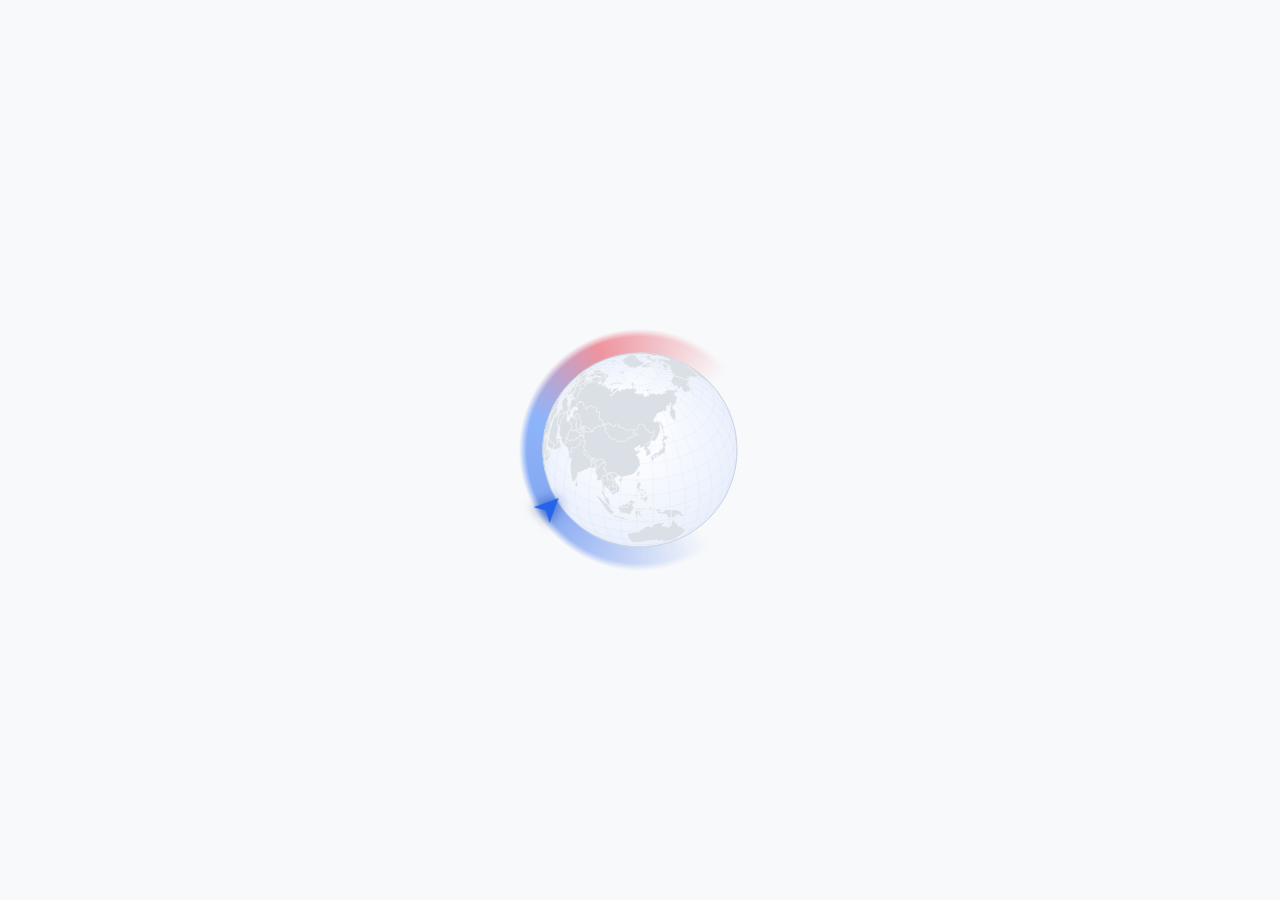
<file: globe-loader.html>
<!DOCTYPE html>
<html>
<head><style>#__bundler_err{display:none!important}</style>
  <meta charset="utf-8">
  <title>SFV9 Globe Loader</title>
  <style>
    * { margin: 0; padding: 0; box-sizing: border-box; }
    body { background: #F8F9FA; display: flex; align-items: center; justify-content: center; min-height: 100vh; font-family: -apple-system, BlinkMacSystemFont, sans-serif; }
    #__bundler_loading { position: fixed; bottom: 20px; right: 20px; font: 13px/1.4 -apple-system, BlinkMacSystemFont, sans-serif; color: #666; background: #fff; padding: 8px 14px; border-radius: 8px; box-shadow: 0 1px 4px rgba(0,0,0,0.12); z-index: 10000; }
    #__bundler_thumbnail { position: fixed; inset: 0; width: 100%; height: 100%; display: flex; align-items: center; justify-content: center; background: #F8F9FA; z-index: 9999; }
    #__bundler_thumbnail svg { width: 100%; height: 100%; object-fit: contain; }
    #__bundler_placeholder { color: #999; font-size: 14px; }
  </style>
  <noscript>
    <style>#__bundler_loading { display: none; }</style>
    <div style="position:fixed;bottom:12px;left:12px;font:13px/1.4 -apple-system,BlinkMacSystemFont,sans-serif;color:#999;background:rgba(255,255,255,0.9);padding:6px 12px;border-radius:6px;box-shadow:0 1px 4px rgba(0,0,0,0.08);z-index:10000;">
      This page requires JavaScript to display.
    </div>
  </noscript>
</head>
<body>
  <div id="__bundler_thumbnail">
    <svg viewBox="0 0 1200 800" xmlns="http://www.w3.org/2000/svg">
      <circle cx="600" cy="400" r="200" fill="none" stroke="#C9D2DD" stroke-width="10"></circle>
      <circle cx="600" cy="400" r="200" fill="#EEF3FB"></circle>
      <path d="M520 320 q80 -40 160 0 q40 80 0 160 q-80 40 -160 0 q-40 -80 0 -160 Z" fill="#DBE0E6"></path>
      <path d="M820 250 L880 215 L845 300 L825 285 Z" fill="#2563EB"></path>
    </svg>
  </div>
  <div id="__bundler_loading">Unpacking...</div>

  <script>
    
document.addEventListener('DOMContentLoaded', async function() {
  const loading = document.getElementById('__bundler_loading');
  function setStatus(msg) { if (loading) loading.textContent = msg; }

  // Error sink persists across replaceWith since it's on window, not the DOM.
  window.addEventListener('error', function(e) {
    var p = document.body || document.documentElement;
    var d = document.getElementById('__bundler_err') || p.appendChild(document.createElement('div'));
    d.id = '__bundler_err';
    d.style.cssText = 'position:fixed;bottom:12px;left:12px;right:12px;font:12px/1.4 ui-monospace,monospace;background:#2a1215;color:#ff8a80;padding:10px 14px;border-radius:8px;border:1px solid #5c2b2e;z-index:99999;white-space:pre-wrap;max-height:40vh;overflow:auto';
    d.textContent = (d.textContent ? d.textContent + String.fromCharCode(10) : '') +
      '[bundle] ' + (e.message || e.type) +
      (e.filename ? ' (' + e.filename.slice(0, 60) + ':' + e.lineno + ')' : '');
  }, true);

  try {
    const manifestEl = document.querySelector('script[type="__bundler/manifest"]');
    const templateEl = document.querySelector('script[type="__bundler/template"]');
    if (!manifestEl || !templateEl) {
      setStatus('Error: missing bundle data');
      console.error('[bundler] Missing script tags — manifestEl:', !!manifestEl, 'templateEl:', !!templateEl);
      return;
    }

    const manifest = JSON.parse(manifestEl.textContent);
    let template = JSON.parse(templateEl.textContent);

    const uuids = Object.keys(manifest);
    setStatus('Unpacking ' + uuids.length + ' assets...');

    const blobUrls = {};
    await Promise.all(uuids.map(async (uuid) => {
      const entry = manifest[uuid];
      try {
        const binaryStr = atob(entry.data);
        const bytes = new Uint8Array(binaryStr.length);
        for (let i = 0; i < binaryStr.length; i++) bytes[i] = binaryStr.charCodeAt(i);

        let finalBytes = bytes;
        if (entry.compressed) {
          if (typeof DecompressionStream !== 'undefined') {
            const ds = new DecompressionStream('gzip');
            const writer = ds.writable.getWriter();
            const reader = ds.readable.getReader();
            writer.write(bytes);
            writer.close();
            const chunks = [];
            let totalLen = 0;
            while (true) {
              const { done, value } = await reader.read();
              if (done) break;
              chunks.push(value);
              totalLen += value.length;
            }
            finalBytes = new Uint8Array(totalLen);
            let offset = 0;
            for (const chunk of chunks) { finalBytes.set(chunk, offset); offset += chunk.length; }
          } else {
            console.warn('DecompressionStream not available, asset ' + uuid + ' may not render');
          }
        }

        blobUrls[uuid] = URL.createObjectURL(new Blob([finalBytes], { type: entry.mime }));
      } catch (err) {
        console.error('Failed to decode asset ' + uuid + ':', err);
        blobUrls[uuid] = URL.createObjectURL(new Blob([], { type: entry.mime }));
      }
    }));

    const extResEl = document.querySelector('script[type="__bundler/ext_resources"]');
    const extResources = extResEl ? JSON.parse(extResEl.textContent) : [];
    const resourceMap = {};
    for (const entry of extResources) {
      if (blobUrls[entry.uuid]) resourceMap[entry.id] = blobUrls[entry.uuid];
    }

    setStatus('Rendering...');
    for (const uuid of uuids) template = template.split(uuid).join(blobUrls[uuid]);

    // Strip integrity + crossorigin — blob URLs from a file:// document inherit
    // a null origin, so crossorigin forces a CORS fetch that SRI then rejects.
    // The manifest bytes are ours; SRI protects against CDN compromise, not this.
    template = template.replace(/\s+integrity="[^"]*"/gi, '').replace(/\s+crossorigin="[^"]*"/gi, '');

    const resourceScript = '<script>window.__resources = ' +
      JSON.stringify(resourceMap).split('</' + 'script>').join('<\\/' + 'script>') +
      ';</' + 'script>';
    // Inject after <head><style>#__bundler_err{display:none!important}</style> so the DOCTYPE stays first; prepending the script
    // would push the parser into quirks mode. DOMParser always emits a <head><style>#__bundler_err{display:none!important}</style>
    // (synthesizing one if the source HTML omitted it) but may carry
    // attributes through, so match the full opening tag. slice() rather than
    // replace() keeps us clear of $-pattern substitution in resourceScript.
    const headOpen = template.match(/<head[^>]*>/i);
    if (headOpen) {
      const i = headOpen.index + headOpen[0].length;
      template = template.slice(0, i) + resourceScript + template.slice(i);
    }

    // Parse the template and swap the root element. Scripts inserted via
    // DOMParser/replaceWith are inert per spec — re-create each with
    // createElement so they execute, awaiting onload for src scripts to
    // preserve ordering (React before ReactDOM before Babel before text/babel).
    const doc = new DOMParser().parseFromString(template, 'text/html');
    document.documentElement.replaceWith(doc.documentElement);
    const dead = Array.from(document.scripts);
    for (const old of dead) {
      const s = document.createElement('script');
      for (const a of old.attributes) s.setAttribute(a.name, a.value);
      s.textContent = old.textContent;
      // text/babel scripts with a src: fetch and inline. transformScriptTags
      // does XHR against the src, but blob:null/ from a file:// origin is
      // silently dropped. Inlining makes it a plain inline babel script,
      // which transformScriptTags handles unconditionally.
      if ((s.type === 'text/babel' || s.type === 'text/jsx') && s.src) {
        const r = await fetch(s.src);
        s.textContent = await r.text();
        s.removeAttribute('src');
      }
      const p = s.src ? new Promise(function(r) { s.onload = s.onerror = r; }) : null;
      old.replaceWith(s);
      if (p) await p;
    }
    // Babel standalone auto-transforms type=text/babel on DOMContentLoaded,
    // which fired before we swapped the document. Trigger manually if present.
    if (window.Babel && typeof window.Babel.transformScriptTags === 'function') {
      window.Babel.transformScriptTags();
    }
  } catch (err) {
    setStatus('Error unpacking: ' + err.message);
    console.error('Bundle unpack error:', err);
  }
});

  </script>

  <script type="__bundler/manifest">
{"a8d77258-b7ca-41fd-b5d7-214519e4dc65":{"mime":"image/png","compressed":false,"data":"iVBORw0KGgoAAAANSUhEUgAAAYMAAAHOCAYAAAB6omWgAAAQAElEQVR4Aez9B7xlR3YWin/fqn3OuTnf21lZ3VKrlaUZa8YzlrEZ/vMMxoDlhw3PAZxwBBsDDvxowDbG+GGwcRowNjiBB2eeMbZn0ARrgqRR7lbO6nC7++Z4zq61/l+dlmxpgqzR9JW6pVN3h6pVq1ZVrVhV+/ZtQy/1ONDjQI8DPQ686TnQCwZvehXoMaDHgR4HehwAesGgpwU9DrzROdCbX48Dr4ADvWDwCpjUQ+lx4BzkAM/BMfeG/Odw4ODBg1vms7eM8J8zp151jwM9DmwtB2Jryfeovx4cUDDwreq3Fwy2irOvCd1eJz0O9DjQ48CZ4UAvGJwZPvao9DjQ40CPA+c0B3rB4JwWX2/wPQ70OPBG58BL5xdb9i2oFwxeyuleqceBHgd6HDiLOcAt+xbUCwZnsdh7Q+txoMeBHgdeKw70gsFrxelePz0OfDIHeuUeB84iDvSCwVkkjN5QehzocaDHgZfjwMHevzN4Ofb06noc6HGgx4E3BwcUDHr/zuDcEnVvtD0O9DjQ48C5xYHeMdG5Ja/eaHsc6HGgx4Et4UAvGGwJW3tEexzoceCNzoHXY346Jtoyn71lhF8PRvX67HGgx4EeB97IHFAw6H0zeCMLuDe3Hgd6HOhx4PXmQG9n8HpLoNf/2ceB3oh6HHgTcqAXDN6EQu9NuceBHgfOTQ7omGjLfPaWET43Wd0bdY8DPQ70OHD2ckDBoPfN4MyIp0elx4EeB3oc6HHg03GgtzP4dFzpwXoc6HGgx4HXmQO3/PqvpxcPQbuCLfXXW0r8xRPp5Xsc6HGgx4HXggNv1D4UDBwR1HtL/PaWEH2jCqM3rx4HehzoceC14sB7v+Ir8gt9fe3BX+i75eCvD4EMBYMt+W7QCwbopR4HehzoceDs40AJAO/6nv/yl7/g4G8++8iaHUv9eWQrR9kLBlvJ3R7tM8uBHrUeB94EHPjrB//j7hu/5d/94Z2z9bFjjYnfHpy+cAcibfy3f/yVR8ox0VaxoBcMtoqzPbo9DvQ40OPAK+TAXzn4ewPv/K7/9CNX/N0fnX9kvnqy3nbVzVN7r+6fvuiSjdnnnoq+hL9SSN3yz9/bKO+tuHvBYCu42qPZ40CPAz0OvAIOfMnB/3bgLd/0H97/xLNPzC/b0HdPXPqOvvGLr92wRjO8OVRhc61qdNYWJ/qa9xRy7z34Fe3y3or7LAkGWzG1Hs0eB3oc6HHg7OPAX/vh35y8+bt+/heu+saffu65uc4nqj17b5rYd8N63/RFmx3PubOy0OxL2VDXXD8132wYf3org8ALHOoFgxc40Xv3ONDjQI8DW8SBLzv4W2Pv/Me/+uNXftNPrjx2dOnkct/019jOC7dVMztSnfoaG3Vn2PNGXzZvBi3VDrQ765vrxw77tv70r7doWC8h2wsGL2FHr9DjQI8DW8WBc45uBD/XMb/7n/76F1z/rT9z78OzJ04uW//fHzrvqoGhC/bWrbGJaPUPwhr9TlAdEWGBFJ6CAaYGG3mz7A5Oalew8rmO45W07wWDV8KlHk6PAz0OvPk4QHnlVzHrL/uXv3Xx277zP/7eVd/0s/NHV9u3Vjv2XjFxyXW5f3JXzQbr2Gyb121EdtDrCuj+c4JQCLAwC3rAKuPaydlqfHTgn7+KIbyqJr1g8KrY1mvU40CPAz0O/BkHym8DfeH3/fIPX/3NPzH72KmVR+uZS/7y0EX7x4bPuyyzORDt9WXz9hrhzmAVwYZ8fyr+N5BIt4CBqofqlUmVba4s+K6Z/v/a7UUtuu8tfNgW0u6RfrNwoDfPHgfepBz4kn/1W9e/9e///EcfOfLsylIMfe/ovs+bnLz4QI2qL2dU7c31jYjcpiUjTO7WSaJWweXxXZ8I4PBIliMhwqFk1sh5czP6GnHsl77nq1cFgpADW5w0ui3uoUe+x4EeB3oceANx4C/+wP+49Nrv/Pk/OPCNPzt39FTn9jR98Q3brnxr9G/fkzvtzVhbXtK6v6PFfjajDn5o+iagcBCwrKy8erBUhCES9bAIMlA+HpSNgb4XtOePYWy4/0e6bFNt973Fj14w2GIG98j3ONDjwLnPgVsO/nrzHf/ov/74Zd/wM4tH1zoPNifPf9fIRVcM9e+8cNObrc315dXcWV1h5OypotceXRceKOdC7uE5EHL4QQeozwLKUKGhQFlq9HBXjZmzxsbinPeN2X9HSVS78t7i+88JBlvce498jwM9DvQ4cBZzoPw20JXf+p4HDp1YWd1sjn3r1PmXpfFdF6xX/QNtefu6s6HvAHW7L1lGSnLaesDLbgBa+5Ny/XSayctnRyABJqj2BAI5XVNnuQXQZ2OEVZXHxmbC5urR3/uHX3USEaVeKFt/2dZ30euhx4FXxIGeLr4iNvWQzigH5Gy/8ed+7iV/4uEv/Yv3vuOa7/jP77/0m/5zfXST/6c1c9H+wT0XJwxPWduqvvV2p9WuOykjGlrPp/BgJist7C3qXDy8QgMqzzopYugMSIdBYEWCamP6MmDdfQNpBDzC3VRTgCA7Vm9genj4x7vzJKP7fg0ePQN8DZjc6+IVcaCskl4RYg/pzHLgTU1NzvY93/RNnXcd/M2Zz/vu//oDV3/rLx4/sRQfbIxt/8LJCy5hc3JXsNHSqU/yqPWS96cCiDy+eZR/E0At+1HDXcVcvLp8OqmHa7WvZT2DgZByFwQa9IkA8u+RdRwEhREKB0h6aucQVaOVOguzeaiv7xc+nVwOHjy4ZT57ywh/uon0YD0O9DjQ48DZxIGbv/dXv+zqb/n5B4+cWj3a6Z/6l327L5lqbN9Tp5HxKKf8kdsEslbwmUY3i5xMS/wAVQ45emOdTKv+JIev7YEcfWUBeX7hojh8eftA+S4sfx+ZCCZTlmHIQEBRJjF7gFVTe4QO0sbSif/vR/7WPD5NUjDwTwM+I6BeMDgjbOwR6XGgx4FzhQNf8kO/eeDzvvfXPrb/m35mY65u/FZr58X7hnZdutkcGXf5eUenY+i0QZDGJJAhZQYgTx509yB1EMTQHsFKkAhnrpFMy36h1MFQIVze1eTygQJQOABJj8ju1BcG0UsMbSGYHB6OqtnneXGWfa3GD+N1SBru69Brr8vXhgO9Xl4NB/hJjT65/EnVveK5wIF3H/z9kXd+76/9wyu/7T2nnj25cV8e2H792EVXVUPbLmhbs5mDnRbqtlxzrmgmr92A/Drl+LMyyMXRg3LecvNJwUCuPOTzdcmTA26W4vSGAPTCkYDq6ihevuQcxe9DUB0hETosMhe84KrTUI/B1LTN40fZ2jXwn/E6pF4weB2Y3utySzhgt9xyS3ox5U8uv7juZfLxSXWfXP6k6rO22AtiEs0X/9P/ce013/ieQ8/MHltY5fC/Gd1zxdDo+Xs3+geHamfKntd1RlOHFucMEoRlZLl1K4/wZIAigpx4yG/LZTvhWvIHkzCtwOARQaFJUQxe/HzQkCCwMUWB6SHSBUYnLEocCFUFUqCkSH3wjeUGufHMH77wD81KxSff3a4+GXhmynZmyPSo9DjwOXGA+/fvb95444179l999Vv27d/3ty666JJ/tnPnnl+ZmtrxR2Nj4w8M9o883d/Xd7LV6ltsVq1FfWhbblSt1UZqraSquZaY1n/zN35rtWK1WqVqOVVp5X/+z99fGhwcXhgcHlkYHRmdHR2dOD4+Mfn01NTUwzPbtj8wNbX9j3fv3v1zF1xwwXfu3bv3b1511VXXXXvttdNlLGU2119/faO8z9H7tJc5Rwf/uQz73d/7y/tv+Jaf/cD+b37P2sl13N6/59JLJy7cnwcmpze1ho/2xjo3NzYq1pvy2Ay5b63SVaNOA/LrJj+uWBChY//i6U0hwQpaVi09oOMhB6IqntmD1FYC1Nqf7q5QUiH0Rokt7oIn4Qqk6BHJS1sKqDc7Dbo6U3SoGg3fXDyFkcGxH9AwPv1VuqPG+9LaM1bqBYMzxsoeoc/EgbJC//zP//zxG2644YAc7VfM7Nz5C4Mj4w8ODg491Ww0TlWpufHQQw8t33HXJ5546L77Pvbogw//0tNPP/FPjx47+lUnTx79woWF+ctW15e2b2xuDnXaG6062q3wTkUr6zGnvschNVPHGilbMpmmnmbJw63T7jTbm+t9a6urIysry6OLi/Mzc3PzF5yYPb5v7tTsO448d+Rrn3n6qR959NGHf+n+++79+D133XX8oYcfWmw1W0v33v/ACQWfYwODw49PTU9/6NKLL/3+t1z3lne8/e1v33nzzTdXn2m+Pfhrz4HyfwS89dt/9j9c/nX/fuPZtXgg7dr/zpE9l9rQ1I4O+5rtdt70nDdMq/WqqE0yyJ3LIQsQTgsiktTJoAfkoQH58uxhqkNA8JIPQ5jOg0yn/aHvvypblLIKNMUOa0j3MoPmDsUAYygMUM0VLdQJRF405P5VGfoSgS484DXq1cU8NjDw/+EzpS0MBKVLK4/e/YbmgNRvy+b3Ev2Rg+y75prPu+Cyy/Z/486dO3/3/PPO+x/jY5Mnf+d3fmf1Tz784ZN33HHHfYcOHfpvs0eOfO3q0vze1dXVPXWnntAGvGpWzcZgq2UDg0MYGhnHyPh4mt42jR07d6Vd5+3Bnj0XNnafd15z9wUXNvbsPK+5c9fuamZmsm9m28zA9LYdfdunt/dvn9nWt33n9r7JmW390zM7WuPj432Tk5P9k1MzzamZba1tU9PV9Lbtzemp6cbU9DZOTo03x8fGmqMTk82R0QkbHhzmwMAQ+5tVX0ppGMijda63bWysXXjyxKm3P/b4oz/48bs+/oE/ue225z74wQ91Bvpb9fT0zOOXXXb5e6696oa/8ba3vW1GPHglQeKVyuQl/N0yKZ7DhN/5fb/83fv/zk+ceuTI4ol64sJvHTtwU3N496XZmjoCYmq04a269r4gG15bVWdYnaPyLE9sqBxM4SUioOu+HUEXcgAGyomXTEFQnlrVg8yKAIof8vKUdw6G2kRYVY6LjO6ZADOQEMYIJsrvQ68ElU8XqH5R0TuE51RVHhtrjaq9euS3D/61BbxOyV6nfnvdvnYckDq/6s6kunjhfgkRHaEMXH/TTXuvuvyqr56Zmbmz2Witf+DWD6zfc/dHn3jwwUM/d+TI0b/y1NNP/42FpVOTOedGq6+J0bFR37Ztu+/ctauze88e33Pe+dx9wfmxe9ceTO3YyYmpbTE2Oo7R0WEMNAfRSAll1R91tuybUOCIem2DG5026nanqmWIZXJa8kWthZh7B+3c0YBlapFJqtYCMnWi5BMtgUxVQl+jYqM1EM3BIe9v9XFwcMAGx8Z8bHIME5PbMTU5g23T2/OOHTvzznLv3BVT23bUk5NTGBkZ9b7+Pl/faOPEidkLH3zw8Dfcde8d/+O2j9x2/EMf+kC7r6/v1NT45PsvueSS/3z99Tdd+e53v7v1EuYV53AawNOvT/8U1HX3rk/iwLu+/9f2XPvt/+nD+//uzFSe8gAAEABJREFUT2wstPt/bGjvNeNj+67JjeGxTtRtqUNHblYuurji4ujFxfDI5Qsu5aKBrmaE9gYu9TCpkSSS5dShNwipDaRPUhnCVFackHcXlVItbNGkCyhPLyIl+GcLV6goJMLKxqAKhNOlg+pFeapeLwDWpZ/gIklTFFGOpu8FHBnp+14hvPylPl8e4dXX2qtv2mv5JuBAaI7dWyvevssOHHjbzt27f36wf+DYPXffvXzPRz9y+N7D9/6X2dnZ6zre7ms1B/LI8GhMTE3VM1NTvnPHLuzZuTt27dmDHdt3yYmOUccvVhmTu1uuO8ibNTfbm9bZ2JAdb1rb2+i0dUc7cna4llhwQ+jtoZWaGWVOKDbBnFMxsHBGRK2VnWzPZWuU0bpr3FZsGoboEvIcoVvG54ovMtm6Q2Us13X2nOG1J+/U2KzrqBV8cq6Z69pCpwUlmDSqquofGPSx0TFsm5mxnTt3pO3bd2BiYrozOqwA0erXSBHtzfbEyYVTX/j444993Z13fuTe//2//mBdwWb+vPMu+pnP085JPH3h0hhfyPbeL8eBmw/+n+oLvvsXv/LKb/6Z48fX4uk0ufvto/tuTCM7LqhpqW4vrwB1R6KW844ATW/oIV3orgBChQj591CVZC2MiOh2SUEIxQRE8ehClD6pHYvQvSBpq4CCLSUMMJn0C12t7OIizKRUjELCRE30XOqXQASg6tJWQKlhIamc+hF14Yi86KXorMy1h/smf0voL39149jLo7zaWk3r1TbttXsjc0Ar/8Y1n/d5F5y3+7x/1d/XOvahWz+08ND993/o2LNHvq6d66lmq2ly/hidGNGKeSrv2rGrMzkzIYc/[base64]/7NH9XOiSlF/+DAyfPOO+99V1x99RfqO0oTn5rsU0FvMkgE/6+D//2d133rzx2aXTi6sjSw81eHLrxqcnjPxbk1rBM8wNr1mmQr+SdArlya5JTg9IYkCbpELS1TnpKXqUQEK+EESwIjINcMPUTOTHKHWqkWIAoKoWZ8HiDNCy84iKRaqB1RKchE1AwjIMcvHQYlvtANENTih6GhpCjVIlUqaNS6yFLNeiVJx4/93sG/sobXMZVBvY7dv0m7PjunzRtvvHH7gcsv/86pyclH77nr7rV7P/bxJ55+9pl/0m7n6VZf1Rgbn6y37dgWO2emfWJiJo9PjcVQ/[base64]/YIH77/v/Y/o4/ng4ODje/de/N3lu8PBgwcNgOt+U15/+R///NVv/db/9KH93/RTC8+uND6A6UsuGdm+h/3Dg50QX+rNDXQ26oS645S8AFIsT0VUCdRPBAMsoVyCSfLwUiM9kxRByBYBIEmiURIBXaH9AwRSwwBFNRUBhDy/oMEsFOFZLtKntMEEMEQmpUzKEw01Ezq71IQB6ae0sCAHzDWacNALvpenZ0RH5KyzssjxkcF/jtc52evcf6/715kD2gFcfOmll/7AyPDYiU984q5nHzj84L+bn1/YjSr5QN/[base64]/stts+cvxH/uUPn9hz/oX/71vf+u4RvEnSzQd/oe8d3/aT/+DKb/zJY0+1h+9oT1/69pELr+wfnJ5p9w/0R+G1FEuCzHK6lqtGyjQ5eIjbUgsWPy8J5lLM1EtCzBK7WkgopCJ80SOhQx4bSdWICmEsckNIkgAY0gqGKVS4q+jGglggIQkWvYNWHoCaOXNpFA7tcoPQTxcZIXXSUWhQKkU4TboCSI9o9PLSO4TEIGDWqBcXUKddv4pXkJ5fKLwCzM8eRUP77Bv1WpzbHCg7gJ279/zm0MjoqbvuvufhRx559F+urCyONpsNn5qaWd+xe3fs2LYzjU9PNvr7WpW7p3a7o1VRyMtF8W6QpiNAmYF4IRWPjmwiAy4NZ7E2oekl/WKW4lObapmrisWmQq0d1NoOAYUIUlZIndPIdIqBECjRhDJKqD4SEUbhyODUnUfuWmVAyGTQyQRHsT3W2pKob4GolZegaue6heQecPWlt0ZBWXlpHwUYGhlFAVq0U35DtBwOiHoJSS4CCQElRqhH7fe7kYgQVqhCXWqQQWMmsryM+rKQQ7EIDzd3WnaFSA/1V8bP1Oyv0tDECCanpqqd23eWj+vtkcGhzU7EwLNPP/1dH7/9D06ODg4/vvfyK756/y23fLqjJA3o3L7+4nf86KU3ft2PfuTksY35laELfmzw4reMDZ1/[base64]/uocGBo7ffccfRo88++2Xry8sjsot6YmKyvWPnLp+emmF/o9EX2XXkE6jrzLrtjtpdih3FLOiQ9kvPHfDsScovhRc/[base64]/oH2+uba9GMPP/ieh37jt05MTk7fedNNN12JczoF3/lNP/bOt3zrT//ulV/9Q4vH887Daf/N1wxfdlNuTExvRr2ZfG3Fqvaalv1isbtJhDrmoQpJjJe0iUosEBiUE6ZkRRicICQqo3V1xg0I1tmkES7pCRlIJhJMIZhulluPgPy1C10XAw7LelGKLEBIiEQ3CQXS+RBJ0CPokLaZihqltiyCWNIoImBlDMIpHaE0UMdRMqCIqQkCzpxXF9PgcP8/65J/nR/i1+s8gl73Z5oD0rU/I1n+odfu88+/5+GHHl59+MFDP7a6vra9v68PoxMTeXr79mpyZluz1d/X9Fw368121UFIQ3Py3E7wLM32SuvYqg5Aix7VFmUOmQASk8kW1J0uWJJlCEew6JohCq4BZjCHmsslht6ESkm3kaoGEiPDS6MM5GD3Vgc0tUNpoe5kQYTqEqqow5FlZGWWqlJbhjsMMluqASHThIavBqbeHAVSOhN1LdrrHAjBkm6c3oKIBixyRKbaib7DFKegbk/7GOXUKED9hDrWreYB0qG+Ea6PkvBQ9xBQr6AIJGUQBAQTQZGLhNzOJlQaodV+92/ia3FIhT+g7tSpvdnpN3BwbGx8cHx8amhgaKgZFiOnTp247iMf+cg9jWajc8ne/T958803T+H5pHxxkPZ88Sx9BW/6+v/3Z5ei/wM2uffdI9d+cWv4wss6aK8lrs41q85mVSWGjlhM6iTJdaUL6V2DcHOvK9QhIBVRxVV3F19UBUqh2BW/U0CGQeJysxA9QQgKAIOrWZTQ4hB6VB4SmVMSFyUJpDCOiVDnyqoOJgVWWQRMKFCccCtEXIohYNGzsuBh0viSKqA7DNQt36/udREgNRjTG6pXf0GODDYSFo/7+//5//2LOAuSRncWjKI3hDPJgbjmmmvG9px3we9UVaN951133vfcU09fJfWrRsbG8s7tu2JqcrozNNBXvBcQOVzesRiJtFva791b6iutlcUgoDUZZSeUeclGPLwYkBCCDktl6JQnDel/[base64]/sCJyYnJj+uj88W33nprDXWlu1zqtbzOtpuxe/fKt08Mbu62kw/+9/Un7re8ttBqDI8BwxPh1mxnd0rGVlin0TNYGejPz411yDWXetdD/GQIMdRC/Ct8zMprIxgU93WLGNQaRLcgXZe0PNiVUwEhUVIPqFOvTSJVlVpEFlj1IXUNaZLqGRJwKJ2mBYTiTxTvn9RAbT1DaG4umBEuNUQgGHp4NmjA1CghdQuNwMh6fbWRLB6GhoNXmHRMZK8Q9bNG2zLCn/VIeg1eDQdeIr8rb7jhopmZqU/cd999888+/[base64]/NyNH7ntow8PD/Wf2H/lNX8VOGhQM91n5fXegwfb7//x73rutp/+tr/9iZ/4Oy17+vZ/u/qJWzfy7NPNZn+r1RwerSM1N13OtOjZoAkAABAASURBVHDTvHaIW7CUYZWE0C0GkqUkvpMUzxiuNwUD5b+h6BBig0kyqiqiE4MlBlVqoZ9UDcmZheMRaqIqEVRRh3ldTAs5b0PBiEIJBR/svkw9qlhqJT31HkYLGsoBEqQDJKTnLogIhAZpSF4ak9RLELilPq4efQ4T45Pf99kISsHAPxv8zwbXPhvkHu5ZxwEvf/[base64]/u6/6l+sXX7L3x54/NsLZmULMKCNj3PafvvcffuIX//5I3/EH3rJ69/ueW3n03kZlub9vfNTcWhnNvuy1RKrdkOeclEK8SlIJOGgUeylqqZD0onGg5FngBIGgCU+KmSl+qij1l+aolbA0BNEQw4vQwumSukn7AiSNzqIEAgQRcKgpiyxQhM0QigxBuOqRkOokGIVd8CRZAyixkqqGBhKioSuKKElWTdSbq/hfB7/8t1V7Vlwa8VkxjrNjEOfQKMoH4QsuuuCbf/d3f/fkI488+D/W19bOG+jv60xNb/eZbdvY6m9SG1Nre62fQB21h0xEAjdtTaXJwWIFUlWUFXzRaQdUHXTprCoh/Re4lL1rSRA85NeMATgBYbrImO7Q7YK7qiqqLhvKK6ifDICqEJhqX5wpmCAicv96yQbVAaB6kYHprUEhaoEKYZbRWDHBBLVzc5CCiXSIcLgSSzMNSoNgcpEGtECnIMqIILtNKICbjNwEDVmuxltIAFSTFAZVyP92/TcgDsmGw0K5wpXSYcBE1MpAXcjiSbngwi4DD5SRqaGD2rpE6AQhQXlHqpxCCYoXSZuyEFVqQND8rTSDBw06siooAVcnGpZIk5bDEjVZqJHgdWeTrp8KzWpqcjt379ljExNjnQ6t+eRjD3/3Bz7wwc6uPbt+XR+cJ9TkhYvP7xxeKL9Ob2rqL+36A//xe2+/8xe/54JxzO2q7/3w9y9+9H1Lfuq5xM2VVv9AKxoDgwEL77S168pFmSUpOdbCMt3mQFetQ5QZFP+tdCAmShERZkbdYCBpQ2YhjkJYLEjKqEKnh8pQKoDC8VBVuCDKWKi+q9UoyxHpP5VceAHVmG6QDQ0nPFFZ6QmkfUJQh6ExEQIRSh5gQ4qwuRYDI437BDlrLjtrRtIbyCviQFnxnX/++d//yCOPbjz5+FM/06nrkYnJic7uXXt8ettMarSS1bmWAjJH0UAPK0qoyEBzD+l3hBQTofhQpC+VlnrKniJMQMBgtZY5lAUgSEFpqpE6B8EyyG57RgAGpzS+C87QBgCFnPqQJTgoqyne3kjBRckBnZWX3hFUH11iIqBgoSpAFAtZ18BDU/[base64]/rxj99+7Lzzzv+lz//8zx8vXSgYuN5n7fW+f//3j3/0v/6THx67cGxHtfHsNWvPHLpn/vFDqXNqtmpYC4ND+r6QUu3edmtU4rX2BCYlKOygnCwgjoRbCQ8BzTUVOYuv0JrBgu7mdKOpDFN9iNOSmonT4WAGCQu1d2UcUJ1kQEi/CZpuAQsUcMkEwaidoQqE6utQayqgU/UaC1SmVMFQMJjdrdXqj7UTz8bE6NS34bNMOiayz7LJK0bfMsKveAQ9xFfMgZ27dv70hz/04bWnn3rqBxGsR8fHOrt272oPDo7KR+bU7rQRWX4uaPCu43dIiaNAk1G+xIr/[base64]/wGImlihbMDMNAqCz09EgQbuNUhhOCDW6aawRMRReCygaxlMD7rYJKSSpbghZGanJXYQnl2+JshwHR8pKmBweNhmtm+PsYmJdmrY5tPPPHPLRz72sWd2XXDBf1EwUGu8LumzcWS3Hvy6jdt+4jvvv+fnvv2a3Vwax8Lj/2rxkTvXFp95OKWqavaPTeQ6h9ia3MtHZqcUwSmphFjBENPE2QqFQaC0BDTxMcgcIYYJEUVWYM5iebjRpJGKHBHSCxdSgMTplubJJHlRJMRvVUQ3ryYyEMnUtDwJI8MZUi+IhsbSRYrQCwj1605r5CqR64snOr//A3/1g/gsk3goRfgsG71C9NdNMV7h+Hpo4sBFF1zwvY2qtXHkyNFvaCTU45NT7alt2/PIyAhzJ6fO5qZFlmcJaZkXRZUuGuU1ndJ/6SES3RHSbTmRRCXQslyOsdQGIV2GEGBUQsAEY1FrWhYRP204IJxmasRwdH8EKWVXubTRcQYgV0mN28hQNcwBZXWz5C1BNSymFlqmRX4eRx3LdgFT90DlXjLyhIiw7tgK3K3NVBGVJdmY5heiU/yBMMoYhSoidpqIOEABTISoyjIO5UFVs/QquKm5qCNQF0z3HIxKCAlZQNUikmkIKoVmo26ohCA1q4DKaJQsldflTtWpM9VowoEwWlKgjIBqdHdKdyYOAKIrQBR4iWCZhDwau+MzV1txMiBUwj1EKYThNKpX3Z5d5aTOik+qHcUfGiTqGvBgs2o1J8cmGtPTk5uNRrIjTz/9la2+H567/IorvxWAKOA1TZ+9IwuNMfi/fvI7lm7/qW/7vvv/47cM99cnb14+fNtjC/ffvrFx/CluLi0QZu76LMaiWWKzMxFkBE1SIwu/HC7RUCAkUyLChSQugUqIok6gGE4CpB6Fh8oGQb2yWpS3skmaH6cxOtBbbKfT1bMqKkEkK6p/dSyZKLyQyQDLDms2W2ivLqfKWh/[base64]/bWZblVIaevDw/T8JsKNvCr9YfgEBp1OX/uns2fKkZl/uPxvPbf/+mz9438//g333/dw3jGzj2nXNU48ciqcOdVqrizbc31+PjE5s9ve12uW0NOXsFp2o0MnJvPC3Ns+b5r5pyHLvZgZIqcPLO5SXgLMVqUtWIbVydc1uPqC3cpQViFWRpdg0SHZqFno5M6lusqQjmYbp4UKoKXOSLFmlRo5Gs96Ym43tU/3fLNJn1WVn1WjeeIOR1nzGSX3GuksvvfQfPnz44bmnnnjsB6vwNDExwV27d+fyFzA7dZsbdSeSdxhSRylf0VfdKpHSV0q71Scph6G31N08qa+Q+1B1ku6X/XW4NDkoBxfRIZ7HDlmParzgMoCgfuT6SA8yUgS1xApHsQwIIZnaelJ7AnoGsl4GU/+WCiDBYMKkzIcOXTJGxQm5sARhabgGF1nNhsINg2ZmQSv0i8dTnyg10CCsoEKpE/CCahB1hllQjUES6gxlM68eHCAAAYUXSW/lGQkO14cHItSBOV1dUkRYLFj4KGWE4NCcXcN19QcvBKBzeiglQ2kZIZJC1dsJyhGj8EdFihXiQ2j8hHsXhxSOxu0pktAzAWXp0OAjFVKuJuoMCpT6gl6GbSJgwvBgaHwOoZfRqICQp4Gos7yhKkE0JVhYVxIhRrj6iOx1lVKenJjmzPZdMTY6YseeO/o1v/07v7Oy78DVf0fzCd3n1PXH//br7/roz37HldunO5O2+OzfOnX4tqPzj97bzKsrTWv1W2NgILHZ18mSLtq1uJhhRiAi6cXCR5AmHueQfFRR6sVqcc9hCK+KuIis8A8VhRTOYhMItWYuwZdimhYwATBniYgBqhIMZsmYDIfrIatzdYxGZ2l+5Y9/[base64]/[base64]/5+aH+/tkrr33LTTjnUvD3Dn7T2gd//Ot/9a6f/bbzx0aw248/dHDxoY+vrz39KNHebA6MjERjZLQdZpFzTVrOkjaICEgOghuLUhWI5CBRGVORlNgH0CF+FsmZ2EyI1Wp3mrkSDZhZGWnuCeJ9oSYUyc9CyAinMnUwpWYrOmuLHEj+v/FqE6kRv9rGL9/OXr66V7vFHOgK9vrrrx8dm5z4+N1333OoNb1qAAAQAElEQVT70srK9v6+fuzZtQeDQ0NFWZmzzpnDI4ccu9SvKF0Q2jQgtH7UEMMgrycnI922cHkgUPqpGiJBqmv0ovpS64KnuoLIYMkJW8Mwo/CYpGyUogsTNGT1CBEQ1NVEw1GuILEk0aROnQJlgQupv6O7upXyVyaTYqFbyLuGKWrCgEaHCJmcxowCU7fqTzDNUO0BaBnGSAzTkBuJtZW8pdCxlJv2+5psrQMQN4MniGCSgYLZoPEGXJYuTnlQMIBtGJTvki3Or1QosqjWLcq/ZYJRliyk8FqVYR04SZioe4ggNRKqt1AhNN5AQNWkaJiyyVF+gBpmxlroqJImovoG1XcuroXIamgOWkrqAKVGX8RFVCUHKHR6AKUPVaooYIACeFDTC01WlRCKUwpgUFdh5qGg7CINQw0UcVhb7eBkhkZsyCUcqK3KoRHVtaf+gUFMTk/n4ZHhemNjc+z+uz7+4ZGRsaduvPGde9TFOXJRTNWEnh/tHx38yiO3/cQ3/fO7fuqbRidH01Tn+P2/NP/wHbZ+9Hifsapa/SOM1gBRNRNZFU5J70AEJAGIlQgBOw4arRBVUUpNASKEFZKimC69kKQJlApkegEELSQaERSqOU1FygAhKXtdV33N2DhxzMemp/4JzsLUne5ZOK6XDukNXDp/z4U/ePedn5hfODV/Q6tVVXt2nOczO6bQLsdAddb2NVMq5wHpZrHlol8RQSlfRTiDAUZR0aLRlKrC5MboDl0FQQ6kMFA4ZMGGdBkQVZGxLHomLfDsiPIOVST1VvTeYSgWERoBSgqA6o0uOsUy5GjUSYoE2QPMHBBuouoURmgWQlUDC6QMJUK2QY0vaf3MBE/lz4Q2Kr0rmPKQ82b2zuZGOzbW1rG8vMKl+fk4dfIkZ0/NplPHj3H25LF04sRJW15a8sWlZV9cmPf5hTnTu1pZWsTq2gpXl1djYe4kFubm0+L8POYX52Nhcc5WFhZ9fXUl1tZ0byzVG+ve7nRk+7mWu9TokoXGZXIBmjp1TmAo/CJC8xOHCGhC5YIiR8BLUbVijSfSveQDrPWGONwp804AxMoUWSggAXpAzCpMN5VVICmJiX1RgqGw4czq0EMkwYIhiKGC5A7Q4BYQvsYqEiwdiGJqQORhOUFy0ACMIRKSvmh4qQt14zRC/Yg+bHh4LG3bPhNDQ8OxurJ03ifu+vDTu3Zf8HP64Gs4FxIp7nzqQP/3wa+Yu/0nvu1r7/7Jb2gMt2c/f/Xx259YfOpB+PxcS/w3Vm40cVK8gBclRjhQhFVWMmJmiGcgpNySgYmTlqlwj4AKUKWTpgYhABrUC4WjqieYnKIXrA0yLtCTh9XL88v/65/+tcdwFiY7C8f0phjS1VffcG1Kaf6pZ574/tRoYPvUVN62fQc6WuV1NjtIqQotSMxJQAoY7mCSfkJrEAZlyJAnSXqTMEhRCyJYPIBWf8IMqwChSl1RcGUyTsgKpKMRlIbTgnIaJgWmKWcRgPyHyAfpIgrhAmBAvqd0qrLDKQA8ukZEQFn5dmk6YdT4HIjKIAohVKuqRLLpySx7ilx7rtc3V/LCwiLmTpziwuwJntB98tgxO37sSPPo7GxjYe5UdWphjvOLi9XK2npqt2vkTrjctmxObHGvV1fXqrXVlcbm+qZtrLe5ubHha2sbaX1llasrq54RdaezmTc7HVd9bLbb9dLqajW/sNjQnZYXVxvz8yeap06dqNR/48SxY43ZE8d5Yu5knp+by0trC1l9RL3eqbO7XKpIQrM36zClupEo/iRxzKCMW004AlYKyqlWfKJeqmZ28TlJjFFuwAJiMsIBMZIik9XOgk5F6LIECBi7dU7VAHBT0UPzAhhBqCxiJv4nD4iWU98ZSn1Q5GHqPETdAFFgt09hq2OEBhhM6i8CWnNEqkaGhzgzs61uNBpx5Nknv/FHfuRHTl73lrf8Bbw08aXFc6P0/n/7d267++f+/iVj482J5urs/7P27AOf2Hju6Y16cU4qW5s1FGK7ai1miDdiTIaY7FAixXmTpAq3HN0KSqAuAxIjw8nC7hDTAxJBECY2WwhCFRx1o2/QOnNz1fBw3//B55JE8nNp/nJti5a8XH2v7gxz4JJLLmnJ6X/svvs+8QmdGoyMT05ubtu+Lae+lnU6NSh/[base64]/x/c+WBa7/ghhtuuPjGt9w4dc111wz+9b/+15q57rDT3qzanU7jnV/wzsbf+PIvr7J75ZFT7VHelGsTC725vr7R167rVt2pW+65pU8yQ/v33zx87bXXzlx11VVXXnPltVdduf/KL7740r3ftn3nzv84MDh4b2JeUPSwdqedlpdWmwtLC3Zy/kR1fHY2HT+hncnJWSwrQK2tLZv2bdRuBo3UQlVp3lWCGAUL19vRZX8Sq8XOyNSYugJQXQjNGeJgSIYIwSUTirNubmqH5IWtgMupSKCAUAoqgxD3IzwoMUliqS7cy110s6wGAVcVkdXQaYU6lYWHnhoOlUKIEZTyAJoEUjKoqAc4Pj6VJyZnsufcf/cdd/zPiZnpj9xyyy0Jp1Ocfp3x55YS7O5yNOFbD37Fyof+7df88j3/4RuuHxndsWOor3kgFo8+hdymJmYhbkiNw51JTCZRpGPJ6ap3QiyjRiqAIUXhn6hKnGFF6kQtc6GEJ2bXkCoAkUNGW1WxOnccg6PDP6Dmr+5ST6X/V9f4z29lfz5KD+NMceDKK6+96Zlnnl07fvzo9SlVa9unZ+qBVr/VdZ2kQpFg0jgmr2h1yDa7rh60YtpSLoMx5DSCRKJsHZTxskDlcuDygpBGCl0gY5Z7l/VbMAUggla0PMMiJSTAoaamB6wURJUsGUjJjdAAPFdkkk8RrQjQKzkUUnWFEkxYZhVYNZW30DIcS3NzODF/nMdPHI9T86fSidljdurEybSwcDJtbHZyo1HNjc1M/v4l+y75+weuuOZqpUG1s82NjaG1tfWZ+fmFzz9x4tjffPrZp/7Rfffd9cE77rjj8Y9//OOn7rzzzrX3vve9GS9K5S91Pg9zgUP3i69PLvudd97ZOXTo1pW77rrrxL333nv/nffded+9h+5936MPP/xTR44c+cbl5eWrN9o+oU7SdddfP7b/mmsvvfKyA19y6SWX/[base64]/jN31i+4prrvwbnQooup14yUgUDByml/rO6Ww9+4coX+EcPDw82391eObXELE+es6wO4l8hUvAh1lLLq3ID0n3qYSjJkVUGSMEyU2Fsy8RsWSEQSdKhRGDWqL1uBzpr63/8T//6YbzaVMb/atu+gnanJ/UKEHsonz0H9u/f3yytyntyaka7gbs+1Mkdm5qaTtPTM32yx2Z2b2SA0sGknUFx5MgdrQ9DdkuThcv4i2oWfVMtUURmyDAW3SNUr5wUUlhyCyFjB9yBhABC60wPvUoz6ag0FK6fUpXU2EEoBQ1ZXXRCiyALC5jlqtJCmw7FJqBKmY3kjZQUSypo9V1vaMW/vLTYWZyfyydPneKJuVOxtrGJzmYdA/0DjzSarQe3bdv20/v37n/nzTff3B8RrfZGZ2ru+Mkveeihh/79/fd/4l456DX1f7ZdoXEtHvrEJx697/B9v//II4e/5fjx49csL68Mv+1tb9cO4+rt2ll8yXl7zv+94eHRo8hY29jo5FNzp3Di+FGfO3XKFdg6G+vr2RI6qWrkVqvFVquZG80+1x4iWs2Wk8VjM5wVJBfKj8NYxJhABWEqL89NyQqQjA2SVRG3U3HAQ/Lqng5ByekSfpLS6KUGUgOoCYpnE2KIrgWSO01rBiI7RCyrUFfO2twjuRRRb3SIlCOn4aGR1qDuyYmJSsGj/4G77/7FoaHhZ65/xzt24M+S6PxZ4azIlYl/poF8Ul0JEsVBNzqrt5vX0aia7UaqCrs0L2msnoCXVgw9dTtD7NclbidAUTRyiK1amKkkHoZpGUbIojpibB2sLOrFU82+VvoQzuJkZ/HYzvmhHTp0qH3gwHWXP/zwI4unTs6+ZXhoKO3cvtP7+lqyUbeO7JEppDXIIUevzwSQvkGKBXO57HDIoUsjxQrZPxhR8LO0EaFlh5QSKMoYohcByuYTRU/qGOg6AgQVFUgHRVe6Ky8AL1BoX0spcEh9C0G1Fqq6UDuHeVhQfahVaCw5Z7Tbm7GyshRa6cf8/FxaXVqq1jbW0sbGJtXtc7t27vqlA5cduO6aq69prS6v7NN5/v5jx49/+6GHD31Yq/gNvAGS5lE/v7P4gyeffPKvLiyc2vVlX/alI5cfuGznxRdd+nfHxyf+qN2JpeWl+dbiwmI5XmooQKTZkyd8bX2d4ZJeJASQggCDKQlq8svKoutHsoRNCMk9ErXiL7JE+RIUNFA/ak+qLRROgrQc6LaJgBIpHVAbV0Zw1QgsIUIAVx0h4sWnkbmIOJgNUkCDsKFVBoKKYtlrL9Gsr68/ZrSLHR4d2lhdXd191223PbXvqmu/HKeTaJ/[base64]/SCLUVtxOlVeVIFbXgqaPO9cbGhi/Oz8fciZOcX1iwzc0Nb1o6MTE++f4DV1xxuVCSvgvsfua5Z77mnkP33KVVdZkV3uBJbDw9w3JUde+9984+9OhD/3n21In/X11vju+/4sC28y+48HuGBweerjs51jdX04mTp+zY8WP18vJip25r1Vici7H8GzYWoUoz5P2dIQ9PKMmJSFDWsRCIkmVx8IiSqIrMsgZQzoOmBgrfUK38OvUKqIbUyyEVQUERnAILKIKubMFXqSBEeRMluZq5tIVIlMurQyEhVTYyNNrSrtalVo2H7r/7veMjk+X35U+3wbmZFAy8jLx8S/DVJcnKJVcTk1xcoIJkkFRRLBKzZJWgpfAAqJ5bSwAAEABJREFUJCV5ZgY9yVqQTPwP9y5uMd+CElFyklW9ubLyx//yb3/uf6VUoinj3YrbtoLom5AmXzTn2L//pgmt/o8fPXr065t9Dezcvgv9zUGri/1Lt+BAWXnINMGkQmStwLTygDy8TDnk8EljV+5asCFyaYJARkqQoaulatVnUGXpG3Q7guE0MKuISLJkdRSoc0YU9Y3aSbkSqbGaF+VFUWAprM4pWNXIVk4s6mhzeWkuz3V/q+aELSzON9rtjjVb/U9cfsner37r533e8Or6+rZjs8e/6J577nkYb84kwX3GibMEhyeeeOLH5hcXz9972b6Ry/[base64]/XJPlUOsSYbTG3DlYSpVqFX1TAFmdZgE3ed7Qwq0331Y+y1fIED8UJG3wf+wqMPf+zUxkZ7ZnRkrN4+s0OLBWf2GkxSF5enNlmjgy6dC0/F3kwxQWUkONwECmUQ+hFhl0LKTNWHFFKNKNjp6vJ06SKgGuaSk1G7qVxoy0+oN5eOBrqkTE2tmLeKWoFmFMqUCmdqbMgdnz+5wJOzs1xaXtE3jE4rVY3Ziy64+OtvuPGG8bX1lUsOP/rwL33kIx9Zx6cm0f5UYA8C6Lhw5fDhez96/[base64]/3R+txzK6ZdsWKi9u0Q46EZ682Q85e5kJqyuC1WiGchIaFwMKpoyBKBgKQmJBDuuaZobZ56DuNjY19f+jib76I/Z/P4zqmx7dq16xcOHT70vixF2LFjWz08Msy6zpCdulEmJqMqWicL9qJIId/Moj0y/jLRVB4mpNDWIICQAlKvVNQxXBqmTAGEKumAIPIeeomQnk0TQPWUGnZRkvBCukqj06GkKvUMqbA1PCXLtFTXHX38PHk8z544qeOeVelvc3XPnvN/+MCBA9s2Njd2PvrEoz//sY99bEntX+5SZy9X/[base64]/1rncN4hxN7/2Kr8gDtP+c19eatGYurHJQTIH8vHgFsUHh0xEhqYQWcqUyouOaMWEAw0moBbXlryPoWvzF6tLa7x/8m2dkB63ApW6wJWnLCG/JaM9SouV3sIeGBx888txzX9Nq9tV7duzctNSodDwTUhNZcojP0qIIK37ZwByB8JBylX2nzBKkjC5oMs8USVolYyz1oUdRr6JqUAYCCKu0Fa5chRQuu6sKGXqFCIVqgirLupkRXrC1votA1UAkBaaOtv0rq0t+7NizNjs725TzSQP9/R+7au++y/ShePiZZ576/nLUIZbz+VtElfv0V8H59DU96AsckB68kP3Td+iY7cPHZ0++9eqrrm5dfvnlXzI0OnZE0bnv1MmTfUePPmeKCnVqNlBphWkSMj3gXnyTSoXrEr8DVZDSmaBUAF0UfbWhEyi6wiChdioalAk5/CjEBJN2BBQtVCGy0jIG6gBF1BlBGJQIhhQ0WMkFipZ5zuwUkOiPjI752MTYxsLiwoEPf+hDT1//tr9wsdqcU9cLTnZopPkvVk4dDWv2MQBSk5U5aVkVKjsiIcQVGWfhmQyvWHIixSrFSIj3xRYD4WFs9aO9tMT+gWb5toIzkTROSeZMUPpUGlKBTwX2IK+cAwcO3Ljnt3/nt5ZWV1YvGRoe6kzPTKGdvSlj6WqSBay78nI6jTrkgVZbYaHvAKbbtdzSnkGVoTrpmKNShjo9chJl9RfhZTxSzZCSBUyah0YXVconRBOeFiDuyksJ1S8EUSxwKa8zqkQ5E4tkhk67pr4B4OTxo3lxYakllJXtMzM/evPNNw+urq193r0PPfRQ6U1lrS1LTs4D3dtVKnTLrexLLg3uJeVe4ZVzoMvP8tH98OHDv7+0sLDrhhtvHL3w/Iv/TUg4sydm7djRZ1ACdzJjajSiqiqF84CFy0OZkqs3B+WxQb0rWEqEE0HVCCRKjG4gAaU5KE+G9gBWcsHi0iD3hYKYzKDkuqVqDpaWVA300OJCtUxJIvdOFD12r62v0cTY+FQ7Rz14/+0ffOiq6z7vr6j9OXMVJ6vb3vevvuaUrS/f0dlYbkL2phmXV3QZITsQP03xAEG4GBkm4zOoFnqo3qwiicjMOTX6WC8eq4bHR78NJYValfdZettZOq5zYlgX6Jz0/gfueFoOdmB0dDyNjk00c47KpQoRJu1wrdhkSQRzQqLsKmtm0pUEVDJiWa1MNpPajyfFBhmcCQHCcBmtslI4dnOmnBQvQnUw6IhAPUAOPgeYRNxSYtRM9HDdglaVoVlVUbX6sjYfeWHp1OaJEyexsrLKVl/fsSuvu/IGRIwdm539x7feeutLfvVT5Vrdf/IVApRbr951hjjwKfwsR3JPPPXYP9q3b1/fvn2Xf2N//+CxpcUFe+655+Lk8WMbEn6uqj7v6+tnqkxaZW6pAVqS+Ju1wbIKJRZEeJBw04NSJBWkG3JaDgFBIrRgYMi3E6YWJJEBSGtNTwSEEqF8ktJRC5mKaqEhWOh4pJHbnYY+nrYyU1Mfk5vTU9tbViW79+6P/uYFe6/81Xe/+9tbIgccPCga3dxZ+1AwEFuA7bv7/urm7DORmi2PLldCY6bMkOXt4oYACqBeWcmLXwFxHmAEZdAqEckaG0to1hvP/tHBrzyCksgor7P1PusFdJYwrsunchz0wnjGx8c/[base64]//PhRmz2lnd3qqnZ92iWkZnHjYJLOyT2RyYwwee0Uki8pVYkoOimdKupJua2iNXqZlEWY0p8QBJB+UtWAHmqsJ8IAQ+2R3M2Crt4gkHTWQXoIZFoAuXe8kJqa3h6jQ8P25CMPfOXtd/zGR2+++WClYOA4B5ICgv3v7/9/jmJt7nHxoorU0CpMkxNTxA6Xu7fQE91JK1NbMnhmaBkYAVUmF6LJQH19udFqxH8+k9Mu4zuT9F5MS2J+cbGX/wwccMFZfp+8HJ8MDPU/sji/+PkD/YOYmtlhTWvYpgKBy7akD+yuxlhsq7BX1sJAMGSRQJan7looAgmUGgH0MC25lJGlBaEq3d0jSMqGUW5ZoyXK5FSZiDCpXxKWihagqEpbQQgn6xghNjbWOrMnjjePHz9W6QyaYxNDd1x91VW7l1bXr9M59XM4MynODJkelT+PA/fcc/sDqysruw9cdeW+geGBoxtrG435kyf86NEjtb73sDJpRNECyDclLRykR6c1jyGXRSEoNlAaYpAa6S2PLnzpD5BhRYkEBNWcZTDuYFAJAkvMrBghX6esSfGklERQOk0DXG+TisM6nQzv1BwbnYhtO7fFwqlj19x2+489/s533XIhzqE0Ndz/tzuLc9mqRpcT0IQ1QfGjXF3GmLlYa6oQ02TBYg9AJgfFwRTWXpivh8Yn/j3OYFIw8DNI7iWkJMiXlHuFT+UAn98RxNvf/vbhD//Jh2fX1zcumZieyqNjI1HJDBwdpGInriRNCHnuLHiEI4xhMiBGKsYFutSKAYYURksIGSyKkrmK4eX3TxU4unCjCUeXKGojKvq1GqUwCEAZuIioqamEbOpS/SSt3+p6dnaWc/NzjU67jR3bZ37h+huun5qbW7rxDAYB9NLrwwHJ8OHlpeVdN1xxw3mjwyMPt32Tsye1U5id9VxnKYIUzLUsLSsOaVAyN42U0PE+AkXLigIypJfUYU/RG1iWWwvtGgIh16fNQcBSkAHXSqXbrFZRlHQJByFlg4maUCDfJxUO6aR6qowZwXbdSTrGiuHRIe+0V/fc8/H33frWd3xp+fcIaiW8s/R6wdn+8Y9+7cfy/OySWRBWmVgVQJlyyOlTZ7MBlqIYoJlrQ+AKwxR7aipFZGdnfXm1/BltvK7plXeuwb9y5DchJjXnKDuCK6644uqPfOSjc7nj45PbpjvNls4TqcWRvH5GJUNyJGrNRJeShOxLTaUbJuOS5gCsZViht5RJ7ViwCvela56kcVTDxARHiQtwYbpJ74DI0rbSKukRBlm36EDRgZEha4V6BqxeXJ6PY8eOVxub6zY42P8nN9x4w+iRY8f/TvlDb+ilNwQHbkH3r4fa7fff/sz80tKBKy47cNPw0PBT6xvrjeOzx6qllVXphIKCFCikU6FlB7I0h/LfclwsZQ8pj9hBAZQHkpn0KqSsVurpNDWUioqWIVyKx66mRagmydlTlU5mqhZWiEQoG3BAcSbIFDqK3ByemMbuHTs6m2sLuw7d+6Ff/9Iv/TtD6vksvoKnB8cY6Od3t+dmWTVbdbiskPQMhniVhEMkzbbMV+wR3xqOkLWLJyl5vbqMkaH+n8U5lOwcGutrPdSiFFE63bt//7sPH3rwbmmAbd823W6yQuRaOlGEH1pDOYrxEO5h2g5ASiLOZtkRIhQSZHSRQClShF7CA6U6hbiKSTDzKDZkUdqIENTEottWxmXmKoNCgTQySgPCdDyFRMjo4vixI82V5eXU7G88c+mle3dr9fiO8iESpxNPv3rPc50D78V7s+bgursyvf/+++9YWly+8Kqrrv2rfc3WycXFuXR89mSsra/qq3CSoiRAyiW1MVD6KfV0Ikv75MKChFB0y6tbyslEnCE1C+GFS7Xl21Tsah8Iaa5WJgaRgMagtglkTtBTAaUgKEd4MLxiZXW7bcsrG3BrpvGpqdnntlcv+UUFnHWpTPX0oG77sa/9hc7JpzuJJQJ2j8m6M9P+3Y2y7FrWbggoZEL8UkvNOiNR6oQAABAASURBVKz4glg9WY+M9P3b05TO3FM7Fztz1F5KacsIv7Sbc7IUZdS7zz//ex556PDvMxmmtk8Hmw2LmjWZpAM4LX+cNhdZB6X1MrCuochrS1FALwAoGwTVLKBM6JbFuNQpInuOghQGoYARYUJ0mJb+Qi+KBpOFBREAq6SM+cbmWpRvAqfmTpaGi5dddtmVm2ubFz788MOf/E1ArdBLbywOvESm99571++urq3PXHTB3m+XQnFhfonHZ2cNEZ6qitIpnQXRWHKQcmWyrGagRUqOkO82OCHdo+gSbmppDgoVqAIGuqq1QInwMC2RpZyWPEApI5QElsISUmeW1uxIWVdXljdX11fTQF/f8acfe+Sdd77nPR3hnjNX6mz8SWd1oYGGTgJyrdkhh4ldZdIWMusIUP6firguDqVGOa2jrywu/97Brzp5pieqYKBOzjTV0/Ts9Kv3/HQcmN6x4weffeqpH21Yo942NQlSTl+qoFe/h/y3lF3aIbBHkFpUGayYlCEhF9spSiOQkKBsYTadMkfBIuTwZXKyH10y0uLxIwBPqkiqDsrU6IQaiHwE1axBQ9TBlaWFOHniRBU16ksuPP9b6049dvjw4fvRS28WDvDTTfSxJx7+D3Wdq6nJyV/ptDf0gfk5asfokN5UVkmHYFJHfTKmtgm6VUiglMuloii6JkiwPELaSBdMcUGYJedOp0khE8NJgaSoJmhZqXRVn65xBXKusbq42FxeXW0M9Q0/s7CwsB2nk+pPZ86F59TEtq9ePXk0mo1GyIRDX2O0RYDmIOaEZlxecgtkDtl3pGYrddrL7G+2fvlcmN+Lx6jxv7jYy7/AgR17dn3fiaNHv7/Z7MP45EQVVuQvdZD8HQ6ESSO0IohAMQtEFAcuUyh4YNCsqyMIYaudINCSwtVUDSNkbsJQNNCXAVKhJUF25cLRm2UVx2K81iCrRqtLLct8N9ptn52drZdW1tLY2Oj73vHOtw8/+vhTP41eerNxQG7oM0959uTs3778sv17RoZGnltaXEyzs8djXdvGqtmoq6rJqkowS6kKlPW/GUxKCqlnSP90RSIVESjtBWtDotQZRpiQhEorGCoFPQmcUhiTls0pN1JfZ3VtzVeWlzgzNnXX/PzJC/Bn6WXH/[base64]/6xmDruXT0OdDlw6NChY4tLi+dduvfSr08p5flT841TJ09C+9hayib/5sxJfj60+JCiUfonbQPl9ruKLt3T/jdQdFqNVHRpLWCULeRUDk3c9P0sWAtuopZbOpJamJ+vVpeXq6lt2x88Nnv0hu5gzuHHaB++fnX2uUar1Yo61zJ/JjFRdy6G24BrchEmFmWjp7yyvPLH//prnhZ0Cy5JYQuoFpK9YFC48KJ7545tv3zk2JG/17QmpqZnEAgL6gkW/14yFkYzCFiigBRBnp2EoYtiigw5QHoYSpuQ3qhJCEW4QUHVNETZqM22cCPU2IUWwhddvQrlzG4FXAZdn5o9adoUNKent/+X9ubmkAz9bvRSjwOvgAMPPfTQzx84cGBieGzs9tXV9erEiaNpfW0lNxp9oGe4eZIuAsyw4tylrlJRGKStJJ0EpfGBsrRJRVul2YKBma5mBmO20PYZi6srsbK2YNPTO/7owOWXXYk3QLr1x7/5DzZPPrNmCZaszF9uX97AGJp/5JySaeHmTMk7ays22Kp/b+umXSSzNdRta8iem1S3zWz7laNHZ/9Wq1XF1LZpd8/5tMo7wgMgT0vCoaURysZaMGmFKilIyLQQAqmA0ylkJpFQy2oEELeLg4cDpAoZIuJQ1hQ55PojhyzP60AltfNwn5ub5drKUtVq9R3du/fiG2Znj32tWqkXPXtXjwOvgAM333xzdeedd64tzs/ddMnl+96VOxkn5xcap3Tc2Oprdv+XS0Rk07ZUKgfT4rfoY1HpSNLP0kcEtSqCFkaErCJIfVYWltQYHlYlYnVjNS/OnUrDw6N3KuC8S7vWujR9I9wDyd+/trDQsGaz2GiZPmFm2unrrNjD67a3mi3bOHmUg33Nf40/N519CEWUZ9+oXocRKRC8R2fxX1X19WFybNIjF/MAg9ApTYS8b3g2AQJMsglTEQj96LJSD6JgQ7YRgELA89Og02RmKoUwgo4korrMdNbolXCDVDmTSUuMaDUS1rUNmDt5IjY3a07OzPzHt7z1xvPKnz4Wld7V48BnxYEXO+VHDh/+o3379g309/U9urq+Uh07eqxRGSw1TQqPQEowUWdJ2hRrcaKS9N8ZIGElJEhXoRVNpkHa7JbQ2ehs1vNL882hgaH7l5YWz/mjIXxS2rZ9/G+tHH2KqW8o0WtxQ8s6XYU/RtltlRQrA3llbvl//+u/e88nNT8ninZOjHKLB7lz+66fPn7yxDc0FfXHx0cjkjaAqViINF/HOMmSpC1ZUxGiWIFTSwFPJqMoDCRlFQ6VooxUe+lQIVMuHmoCkAoaBVMvuFTIcwhUs1BQMxooSJMINqxeXlmqT56YTSkx9l188RfPHp/9xhcbNHqpx4FXzwHqiLG9urK676KLLvqWjY0NPHvkOcqbp/IbM5Bq1uZR1LSmfD8CsgQGpcVgZJ2HSLszpLEe2jkbULfrkI42+vubj6+srZR/ZYw3WvpfB//2EtfnHs6bbSL1nV78tcWcYs113bHUjHplpdlv9UewhengwYPi+NZ0sGWEt2a4Z57qjl07vv/I8SN/r7/Vlyenp9CqGpluNbLDgQ4TIaWHts+GxIxUrICQaYT8NzNVFTIehmAAkrYNoAcJd8EMUpyMsID2k6A4zgAhc/LuS2dCHnXZZ3fqmrMnZ21hYbHS+e5tl+67fNuhhx9+n6j2rnOHA2f7SEMDpG48/vjjP7N///4rAG4cP3YUiysLiSaVZtFhOTrpLkN6rJvsxgdWIX2OnOC0gtzprNezJ042+/oGDq+vtMv/Y1Do442YJsfSVy8cfaZKrZbcQ2SXL2CQMuOy88+ri3MYGB4+uJVzVzDwraIv17RVpM9+urvPP//bjj139AebraaPT0waw5JnmEduAoXnoTMcBCR1aAXAQNkLsqLLtQOymwIWUAqhpX5kI3J5wEIoxYAKFwwGhZbIVC4X1aFpz6Hj2IyGNXIJBDpv9ZOnTjJvdNL2bTu+f3lh4e133333Qmnfu3scOMMciOfplV3Cocsu2zeq853H5+cWsLw0r0/IDBlDLjiUEivvJQTQs1ZH+naQKhQFXttY5dypOZ2spoc3NtYUVEqLN+79oR//jo/nlWMLdd0Ok/GX4wE5gBwgHbVx49T6rT/6dR89VznwZggGn3aOF11yybc8+9RTP2HWwMTYhCHKCqjWGt+l54AW9SlJytChoCLA8/J1rfIZWucrNJiCQIL0gFltszJqBYUIQFhBlx0hoLpAqVRRwIC6UqwImZsUSZ1FrG9u+PL8CtQ5Lr/iimuOHj/6w+ilHge2ngNSze7/0dy++LwLLt+96/xfW1peteMnZvWtajM3UpWTlF/nR7BGFWatTtLiJdHQiY4vzs0n0JavueaGa7Z+qGdHD+Pc+Bf14nFrjAy3kztS9jpVKaNeT4Pkh86OUb66UXxaR/nqSJ21rfyTR7b/qqve+sTjj/9USgnbZ6ajktsP7Y4RIMoaXj6fJLKcunWdudhEkHLgsgNdCZCzzzrhMTXRjgGJDiojf686wkykoPV/CqrUrVQEIQ1ABI2iUbVwamnBFmZPqatY27t378gDDzxQPj51Gwuzd/U48JpwoHxHePbZp77qsn1XfHnWEencwlyr0+5YVgjItZcTTkjnK30oS532JuZPnqpojaX9f+GLdn3kIx9Zxxsw3XLLr8tIXzqxmZHh/9Q+9ky2QEOGLP6ge3qgD32p3zpb/g/NdExUPMhLB3WGSltG+AyN74yTufrqm3Y9dOj+P9H6vN6xfSek5siuk3/XIl7coBmYqAQYDTWh8KAo0X1r95CFp72AlEH1gIqAQIAomjx/yOVr1FrlO930ExFw4ShSAKVS5kXlciyfPBXry6vsGxh44h3v/PyJhx56aBmnkxBE9XS+9+xx4DXjwIMPPvAbV1x37d6+qrEqh68ljUvHtfCVoptCQt3pxNz8SVSNRtx001svuPcP/3D1tRjcu/7Ka///Ibz3vV+RP3luv/ujf3e5hZX3bczPl1/C8pzFGLKR106uvO/ff9sffTL+mS4rGMiZnGmqp+nZ6deb47n/5puHHn7wE4flnm1qZocOgORwo6zcy1pdHjsIL7IN8Zv04tcVG0BtB7VZAFkqAkITMiPEtig5c9LhWc2i1JY3w6CvD1FqFBMAV4MIWVdx9H78+DGura9U09sn/uvq2sr+T/ptIVEQ8d7V48DrwIF7P/7xJ/Zdvv8iz+3FY8eew+rykrTbvb25jpMnjrFKzdXLbrh+24c//OH5LRxesZMu+Uv2H/ihD/+fP/ija254x9u7gC19/PnERwcHv7N98skGLSWtF+GbK9ao1z7w57c8uzHeVMHgyY997NHNzXp4bGS8kyp9Fit/8S3cA5TDhxHKFZetjQK968blwwMq6m3CoRoBBu0AdJYKxRBLpu8LaqSFvwnTyGAK4Zhu5Ynk2XIioO0GOzl3jhw/ShC4+NJLv3n22KmvQy/1OHCWceCuu+46cfmVV+1K1nxmZXnFFhfmuDA3F41GY+Hqa66evutDHzqxxUOOd73rXYNjk9OPPHro/u/bXFm54KEH7vijG25+14Et7vfPJf/+n/yOx/LSyVOI7BwYqTbnT+SB/[base64]/zy9cOrEJUODw/XwxFg5sum//2Mf/uAXfdFfm3y9GTbSV/9IbK6RjYbX86c2J0fm7zg9JrmF05kteeqYaMt89pYR3hJOvEqie/fu/YZTJ0/9pWZfH4ZHhhwersV7Tei7bSpEKVB07+LFw7XklzevnTlIhOQbdCu/NKqyQoW2E5YoWMjhi4hw5OBDbfSS0obDERnuREJDNGRUee7UXGr2929cceDKbfo+8H700mvJgV5fr5IDcwtznzc1M/3LV1x55e4SIF4lmVfQ7GDXH73jHe+Y/tj3kZo0AAAQAElEQVQffeAuBaCJwdHB9ZGJUeobRRocHNQmvR79+J233nvLLbc0XwHBLUNpVmM/5/Vyp9nZ8GYz3/7egwfbW9bZiwgrGPiLimc022X+GaV4lhG76qqrdj/6yGPvaVRpY3R4Uv6bTTOUfztjrmW+HLgO84Fy/iNHLl9P6gRIWYf2DULNYRlQeBBewEAY3aiGBpebRwkOemt7ofDAjJSEYmqhOFPQuLa6ludPnbK+/sb6gcv3j5Qt+CWXXNJCL/U4cG5wwGePHfua8veNtna4B/2tb71590c/+tH72vXa9rGJ8XZ/o9Wo220d68pkqwojQ+Memxs7b7vtzv+5tWN5eeq3/vS3rrRPHPng5lMPtMYGmv/s5bHPjVo7N4b5GUfJ52teeHeL5Q9zlcy7rrpq8N777n+m5EcnJ5py240A9KUA+iSA4sBT8emCCYXhFNwBR3HzYk2AcKFpG6EclYQO1Mq4AEk3FACg+vJRmqGthiKBoga8qqxRNXJdt9cXV5bYaPVt7tu7/3wZVPd/enr00Uc31Wnv6nGgx4HnOfC2t71r5q47b/u4e/m/pKbR12xVjWZfZVWjLzmslfTTaNmmZ3/uyON/4fzL9n/X801fl9fOAft3Q52Fe973499xTv/7gheYJ4/3QvacfLOMWnfoLvlyo/xmjraR6YMPPvi0XDy2zUznZDrQD534yGNTy3xNXPrloS0AjHQ5/eLa0X0UnAi4bvl9xZAuWUbZNxhhrnI4OuXNyIxynKQAkiiyKqHyqNtot9t5bn6+P1ljbXNjfaDsCNBLPQ70OPBiDsiYgOuv/+LRO+74wD0dr3dMbdvurf6BhGSAzLDKUY5rLUddewrT97+yBrNjzz7x/97w+V900YuJvZb5//mT3/WHAyn/rdeyTzGky6+t6FPc3gqyrwvNEhDK3e38/7z/ff97o9OeGBweDkspUS7c5OmLQ9cNGp1lec9AeBiTPH1Z4kv7IsRvqgXl4FXvUVoaIgKeA91zIybv6qqztLSkyEFPRIk5dGvndT8xe7KP5Mq+fZfshKSou3f1ONDjwEs5ENdff/3Affd98LAWT9t3bJtpN6pWhNdlSRXFoFzmZ7IfWVcSPExb8vGpCW/ANu/9+G2v63/1+ns/9U8eeOl0trrEP/VxZ7on8fhMk3xN6bl6o+6XXOddfN53LCzMfVGr1fTx8RH5+oJWNgA6/Jd6GVyOHWRKaifmllN/aCOATKr+Twme3gsAoU/BCgRGBQJFEAsrewII1QuMoZxoZOYcnmNzfQPzpxbNiOVdu3bNbO1HN02hd/U4cI5y4Oabbx669777nm532jumt2+vmZpVnevUtU1qNSbr0xUA3IsZy9TKPqG/vz8NDw0hvNMYGhl6/jd5zlEmnCXDPteDQWHjSyLlgQMH9hx56ul/b6lVj42OhtdUMEiQG0dWPFAgUNYMWrIzcpYfJ52EU37dhCfV84C5SOsOBYDaoG2pC4V6qz7RoCw8QkAITcBgBab25iYWF+aQUC1fefVV25988skN9FKPAz0OfAoHtCMY/ZOPfPTxTrs9uW3bTjQranUWpg97xeyyzl+dxSJplI3J6vSkTM11RltHmCUODw34+urKdZfuv/Kbnu9AGM/neq/PigP2WWGffcifIviHHn3ooUCVx8bGPVX97l5LiUq8YPmHX9HVLitrC1WFJZMrD/l0nQTJ0Tso7UuCQuqnPKFjoRQES/zQ0iRIbRMUBlwVZiwnS4bQN2Vjp71Zz8/Pl9857Vxz3dXb9bF4Db3U40CPA5/CgRtvfOeeBx449Hhdb07v3L4jV40kI02yukAJAgEmytjCgoCsj1ECBMJVAiJko1WzmQaHxnx4aGz90UP3/fQ73/WuPVCd7jfsdfDgwS3z2VtG+DWSRry4n8nJiT+Mdt0aHx2rtUxP7h2THqEokJy9tC1AwgDpl+uhDUPRsCzFgnQu5NsFZV2cvjIBZBRvX9YrCJhaGk2tPEgWMlLeFDSzdt2uTy3OVUhs7z7//JFeIMArTT28Nw8HZEHA29/+9p133f3RuzqdjYnp6W0dtyZlcjnJ5rprMzIhCyIzQzHQkCXKyTtVIl1FWgZBJlqy1kATjUbV/pMPvv/uP2XlFjrNP+3jdcgoGPhWddsVzlYRfy3pHrjswNuW5pf/Yquv1alaqSqKJcdtgZCShTOLh3LhUjYQSEY4ow66oTAhoPqy2JeTTwQYBqlggjlZK+sqlZbhejIBMEory67CtWWdm5tXrDBcc+XVu8vRkM5CK+H0rh4Hehz4Mw74W9/61m0f+/jH7vU6j05NbasrNlKKjmmzbmURptVVMa7QGixrYeWyvNDnOJknLYVMjIKyWKV7p52LlbLV6rfRsbGcN+uJnRee/1NQuvnWW02v3vVZcOANwbD9+/c3H3z4wQ+EdWJoeKxlTKkjdYLL3zuSE8WzR9EqbT3l9lUMhYOolIGSC4GISrcHIgSWVhbmWBDsojKCKUCKslS3/NZQhDciOovLC/qsQDvv/PP/9gu/Plp+vVWEe1ePAz0OPM+Bt7zlLZOfuP0T95E+MbV9uiJ1nhtO/cjmaPCueYWXrwURlbssFrJqyC4jRy6RwcNduwSBGJ5js5MbCG9VVWugv9UfR598+luuvPLam3r29zzTP4tX8XefBfpnh/paYR997tit2XM1PDpBaQU8Q0sHLSq0kEhac5AM0uS+wfL7oESOiCwgQmCwxAtDQGomAIIhAgFhqE55CioKUrqAiKm5SwORkuXF5cWkEyLbsXP3P3j80cd/Bb3U40CPAy/mAEvhpptu6r/zzjsez+xMT01tz41G06G9tUwTIfsLYSkoyAKd3Q2Ao4BAWXIxzbBEeGQYtDQTWDauZ5h57tQ5p4bFyPiop5Rw6MH7bn33u9/dwhsziVNbM7FzPhhcduDAu+YX527q6++Lgb4B38w1ULSHOt/JAekMtdAngUBQd0bRQlpRLjCHq8bVIljOjkJlIkrUgEVCCQgurQPEqgL2bs5C8lhYWPa19XaanJz8jaeffvLfCdS7ehzoceClHIjyp1du//jtT2WPkZltu+qwRvLsLNYoqyJyVliAnL8ZQnYrG4uAyevLXr28hOsuA9V6rFweblFsGu5BZRUSiKpq2uTkdK3o0PzoR+94o/[base64]/iu/TVi96xVyQKx9hZhnIdrI8NhHtKpojoyPoWpUuVY0cOmUdKOrLJR6hUNKZwSjO4PyIkCkQIJgLj0rDaRVpuWGahAe5V8/AtmFQdQiIswIoYaT7Y11X15ajL7+xmPzi4s3o5d6HOhx4FM4UP4kzCOPPPxMp65npqZnvNmqgooFlEUSObQq0zbdYJl0yBwZpjok2Z85RS/Kwp9lZSZT7tZBG4Vig4IBjtq8tFFQyF7pAx7o7qOjo16xgccePvxvb/pLf2lChHrXK+DAORsMtOL4C0vLi2/p7+vP/X0jLrVhSg4W1Sk3IjuTWciNixERlO4BKpVsVtwIj0QoOjACUlK1FZIKREQmgIqpxJbySlqygBm5bnfmT81T1fW7v+RL9wmrd/U40OPAJ3Fg39vfPvzbv/VbRzqdPDMzNYNWqxkyNVmWa1ElN44kq5MjB2ha1lvx6rJQd8jDU09TDWVmlF3CZJ9BUg0dqslqFMok7eBdxhpCivDEXLtOeyvo+4EcQM4P3HbbnXhjJW7VdMTXrSK9tXSfeOLx/2XJfGhs2GG1dWhSFE2HSIgqHJD7zi79kNKVIGAKBCGg8k7SpVtd1aTgpCIDBFZsIKVYoNq7WydEMotYMKdO3clLK0uVh+Oaa689773vfW8W2hv16s2rx4FXxYFrrrlm7Mk77nwsh89MTE3k1GqFu+xSNipjC70cAoTW+o5wLbwYChXFIi3gslSFBmUod1/MVfbnoYzsjqS2FFBcKTYLFIwQNgs9CDEBnmsbaPShr9W05eXV3ZdcfvU/FuYb4aImIU7ouQWXXN0WUN1iktNTU/9tc7PTGB4ezk00LLTZTLWzbC0tqmyQekm7QDNKSUwsZHTk4LvTlS4GYQypE1J5sASEgAmjaGpEUTZAVQnBWo/IWnKsLi2nzmaHF1100c0v/AopeqnHgR4H/pQD+/a9ffjBww8e7mxuTk5OTPpA/4Ch7hRb0xqKRi9bAlYsHr+GDE0WV86FZKeER4RigZlsMcJCZYQQEIDMEVApEkytEU6EbL6WdVsJA56ESmEqjEDYPjU17uowHnvkgX/x9rd/6TBOJ+GfzpyDT81u60ZtW0d6ayhfe+210wvzC19O0vv7+xoe5Zf/w5BAl5i1Gklh0iZWRmmGVEarDoSUQ5rkgeiqEASQqnUxKIjqDFqcwKRWlK45iAbNGmapajTy5kbb2+02ZrZN/trjjz/+4a2ZXY9qjwPnLgf277956Kmn7nxqY3NzZnhyLCdt3bWZZrHH7KH1u8scZYK5Zs7y3VAeVuxTOcj0SDWRIcv6ZMvFRqkkLKaukRrMoXrIio2uUkaTqpKtq+AJMmTd8A7dAo3m+PQ01Vnz8Sfv+INSoTt0964XOPCi9zkXDJ58/[base64]/76t5+nunP6OnjwoG3VBLaM8FYM+EqlhZWly6tGMw8NDCR9eEIdhBTG4CadMjjLmVGSStCL4ilUEF5DSwdpkTCFXxdMvS0YdUCHkFpFeJiZvkdJAwtBhOkAKsVGXWNu4RRAxqX79l2MXupxoMeBF3Mgbr755r4n//jxo5ubnbGZ6em6r38QdTtbFaFFeaTaoHNbQkXKjNRWuWKDhJw36JAleoSe2pPDQag2swowhKqXybKDcv0yWVLG6Qw3h6ugnIu2sBimOuV1URikdzynsZFRKuHQA5/4hDo/py8FA9+qCdhWEd4Kuo89/tgfanHvY+OjkjbgQSRpBKAAoLCAAAxJFaVMMzIMBqEhpGHSGl0BCC79K5pEs0BiISe1K/ol5HACSU20hVhcXLBOp42LzrvoL913333z6KUe845CZQAAEABJREFUB84JDpyRQfLPo3L99dcP3PYnHzqaOz4+OTMdjb4+1l5rVdU1T8jBFIuy7KbzXGXrJA8vAyyUQy66vFH8usCy5ZANyv9DXxagahdmMXMUq5XLFzkCsld6iR2y4lJkgIK5a/kne6a6KBYtZK0XI1SbxocmOusb65OXX37FV6OXPi0HxK9PCz/rgJdffuCvbaxvbB/oH/QqteSmJWPpm6NCTpqGNCdU1hVaQEA7RmlB0Q6Hu6YTChBmUhpK6/QCITwtNBQ7KJUDVQEIBSU1rMn1tbV6fW0VY2Mjtz3yxCN/VOC9u8eBNxEH4uXmWnYED9x77+F29rHp7du82WgA2eXHg6alli53ytwCoOmMBxaUwycA6scpZJmoMOS7Zc9agCVWau8wt9MwykwVCmTMQmPQHSz7jOLxI+WycAsYhGw0UY2CEwApULCqSUeNweGh6G+18OCjh9+z/5ZbmuilT+GAuPgpsLMRwMeffPS/JrPcPzhUpJ0l/[base64]/f/[base64]/IJLt7eEBgmSCcrpziQETXbgVzl18vQIqs8FykFWlETpWi2P3ozNCBr8qCZhBW+tfRlIkac6isHg1mfa1mZ3Hx1Bdc9bZ3zeAcTAoGvlXDlqS2ivSZoXvLLbek5555+h9LiO1GGiibzSSlsNT18RJzkvYQUoPT/[base64]/[base64]/6DlzY2Lrrr++utwtqbXYVz2OvT5irt8+9vfPnzy5Mkvr1jloVYzZYBRfkKHiwhphUQtEVMCLxelCEXVcs6qBVwHhlLPokmQcoU0RxXKSjuAomTo/oYDmRQKAM/u83PzTdeG48ILrzogzN7V48CbnQMsDDjw1gPb7rn39ntIq2Z27GxXqVF1YMUJO2uiOBKnlt6kTLA0cQRYHLfqDQxl4aBaAAlULaCVGaDFP1Uf6CQr+XA2ABFTe1WYchAxg1fwQt5l36VVMWyFDEA0XQSDsnBFqgioWjcUMpRHQB1HKHDl7B0Oj0+oBeLJBx/5Y5xOPP06J55bNlY7m6f/zNNP/6SkmsYnx6wOaQ5MSgMpB70rd2mC/LZ0gWE5QTXy4wFK1FIrB6QFDqmJMpqoKXW1jUgUDj2iTlJTONzD19fXfaO9wW07t//[base64]/r0s899dVMffPqqSjGh7B0ZkljKhOlC4QotI7xmRgdgaD4BKZcka0Ylk/gpBQBCKiLFAyAkFVUWStk4lnJdd3x5ebFqVdXG0eeO/[base64]/DhTcq3dLCovdeJ+iCBESFcY9eMgDXrK/AlzOjNEB6W96kuhxCIHRAKwsKywpEghgAIGQDONIUD9DAwORHtzY+SKK6558a+OE2/SZGfjvKWEo6fmZ/+v1kAjrFllUBpgeki20o8ApAZFupA3d4IkrMSCogFlRkbkcEZFUtvNBAKUkkiNFA+gmgx4uIhp3ZDa7Xbd6dQcGe5/6tFHH30AvdTjwJucA/v377/knrvueUo7gqGdO3c72ETkoPw2g/pKQOSuGUZQ1mjoOlxVawGmepeDlxc2FLMkEkO2GSEbpL4TyJ8HkhrqIsr3Z1cU8GSVAoj6oF6QbTP0APQKGb0qFFzcSch4VRMJSupauDR1UIxb1i2g6w4hClujc1NWECqAhasxgqCPDI51tH3Jjz780G+o9oVLXb2QPSvf3KpR2VYR/lzoHn129hcg4bYafYhca4xBo6QHKVLADYxgOWJE0S+E9BJaOoSp1wjVJu9qQ4YW+9SiRTAgysJGKigMgC4NknYjVbGwsNCg1Hbnrj3X49WnXsseB94QHLjmmmsueOjw4Qe1aGpMz0x3IsiQf/YUsj7kABrRyamWDdFkR3LMxTJDjlaXQw+ASct+ef+AYgDgiZQNU3UBJ6lDpSibDHrQEhyp1hKNFrLdYqnmgkFbANVAA+i2VG/lFwnB4tFVX+ggQLkDDbI4CdABGLOu8MqEoUq43lD4CpRRArVni4jWYF9/vdlZn7n66huvULtz4YqtGqRtFeFXS1e7gsbR2ee+NMHKH7zSxK3oW3HrRbsABmFu5hJ6GCEAXBKWkhX9KtjSPEu0IGGQ3ghTeiDhSyNU1EbRrKgbjLaxtuy57nBicuI/Pfjgg6fQSz0OvIk5sH//dZfcffc9j8pR5rGxsdyqmkkO1FlcrjODOWmdFrQk9y5gsT0ZIAsSSDNtAwDKaJ0iUjJWtumFSpaf1pWohEIl64NfMWDIZPXhT19/6WrZUNTxrD7k8mW2su4ccJEu7aKSUVuAjgSEegGD0AAVqjQSmEroBhFTsYQWMkhAwQxGqgOwBK/NdjsGBgeRGtXGoUN3v0+jeFNf4utZM3+JC1icX/wBINLIyHhI67p640TSje4KA5Yg0QaS0RTqAaKSiEOST5D0A5DaZMENymfVC16FeVEAFzBAV7V7RnthbtmbfX3z73znO/8eeqnHgTcxB7QjeNuhh+46lFLFqR07rNVqpcgdS/[base64]/Te9743i3jv6nHgzcaBVCZ83XXXXXLP3fe+r4I1tu/a3mmwIduQ8ckNe7GvrLWTybCEbJ48XA+GbJbKQ76WgLnL0FxQD5fxucyMEJEgFEJqy13rUyMZYjFUhtx8+V6cmJg380Z77tQJ5MyVquL6yuqqnEBV1v4uS1dHEbRSFIWAaEL7E9WUrOJGUP2bwAFUuoMyaZoQqihDcXgJIgGhldsjlMvVxMhkiXZ45LHHf1/TO9svTXBrhihObQ3hz5Jqd4L79l3x9s7mZjXY31+kRPl3OW/pj5nkJpnqmLGrFakb80OqBJe+BfV0SsiBrBlJY6QelAYaPBQJhNOlJYpR9MkqVdSxuriaUl/r1BNPPfWfPsvx9tB7HHgjcKDYXb7yyhsu+sRddx1GQt+2nTvbsrSGQ8YGyv6IYl+w4mWhwx5NO8km5WxlagiUBXfAC6WAnnoYSsNA0uY9So1lQWmQSYZIBvRDE1qG3LFpz9HebNezJ04lS9WpG2+84fyRkeF/vb6yHu16M0RFg0g56Sl7LlaswaiL0pvuQk12HVSHGrvw5QfULfWFOaBEJ0FlImUoaw4hgxphXdfwZqoGBwfzxurK7re+9a0jQixXaVDeZ9vdndJWDMq2guiroNmd4LNPP/GrRvrg4LA1mg1IYxAaIVGb4AGjpBhkZEUHdIXVXZyEMFP5XEUBk+4yAgkdkAIF6BkFJaSyesNSirX1VebI6dKLL/[base64]/QVMqlhuX15rntbJmqzivH1jbW9jSafUVGRVukTwwL1xCTbhXDWUm8YEmSsbBo1BomBTNV4927IFuG6GSpLDy7VCDcIgJUZQiwtLKKwcH+5x544IF7BOpdPQ686Thw5ZVXXn/vvfceNq2ot+/YEeW8Xs4+kgxFi3oGk1ZRMiHKbOTe5W1h+invYncR8uyqktMNlx+WOcrS5KpsNREAABAASURBVFJYWGlhskaZYQkqHhAiAI8q1IdyqjF0hLp58sSRRmokXHrNJZccUiBQJZ68++6FC/ac90MbG5uN5ZXlbLLzYBmESIQsuJBjuH4KOqNUaqigRqjOIPJUPtSBxgfdZQ0YgRQVqTGpohwcu4YJQXVa0Nc/UJ84fuyvll9iwZsw2dky52NHj74HQQ4PD6NmifuEJBzQob8ydMsSLSkZQ3iK8zytYE6VwaIsCQ5qDSJ1gadQyaQDqtIKoChGpcmKiK+sLmWvM84//7KbBfpMlwh/pqoevMeBc5sDey/f+3/ff98Dd7Aybt+9U04/sdGAPgbI6opXkAHJ9VoxNCoT0IIKhJw+XChdG5Sdqh4s/[base64]/DyLXCkJqcAia5MuRAEkk4sXlgAl4xJolooUZYUxS7hAuBYIoWcwECGy7gwuLS5ZX6tx4tChTzz6MuOURr1Mba+qx4FzlAOXXnrpVz3y4KP/jTqE3zGzo9PJHS2dAl4DpCO6j7oYEWUuEQJEyOfLjcv9BuVQcx2ml8nlhpbZaqim8GKKOVRRDPd5dIhyWEC2CCTZYVU1uLm6yuOzx/s1Br9o//4rtEN5Fp8mnX/BBf9PrmtbXlqO00c/FJY8AxwlZ+qRGjKyRmaKSgpU1KiRs0YtT0DFLwGYjWDxICEfoBmEppE1LA/[base64]/CaZEIyOLqGhejanyysmKSpikJWO7VwMNRIVOS+dRHGihtrq1yanw+ztLhv3769D91770P4DOnxRx75jWajWlxcWtKuJQVJUJ0QIi37d6drtAmV4/nEIKhUhlXChGlfEignWiAUOyypkhqXlfMqClkjC0THVDsxNu51uzN6xRVXfyHeZMlez/necsstqfR/+OGHy39Dl/[base64]//77H8NnTqlUXbB3318sPawtLqFSryJmTIS6EXkmBYQIOfQyfqg/OXaEahJNg9GwtUnQQASTZ9EQ3UMzASDfAU0qkEUWDQ9Prb4hlPTU04/+RHm/mW57PSf73ve+N9900039eWNjpGq0rNWoENQXg5DEWUQK7etywB0SK/U5OEIrE6fUQbdHoGw/qyJRKR60UhCCPgtlQGqU/bTMYaCWB7a2vsZOx6vzzzvvK17Peb+B+uYbaC5v5KnEJXsv+daHDt//7xqNJrft2N5OpgWyk5TtQBaG4ieTaQklNggqe5Ovp9OgalmYy7gYsihXC4NntSiOl3S4qOQg7LQ77gYE2WwuxigCnutK2WAr+bHZo1WnrhsX7Nt74NChQx/GyycZMvDwAw/c3t/Xf2R5bSVql0soY4kyLjWWD1AXlI+H/IOHytC4CNVrDHopw4BBNfqUIYehjI64QpMBNHrNlmHh7lmTMqZmq+Ury6uX33zzzRXOfCpDe9VUdUwkibzq5i/bcMsIv2yvL6qcPTn3bZIr+ptNQSUSCQSU8AKhwUmEKqGJkMStSNSZi/Lp9kqSrEFksixPSntIVdBtiSgLHrWDq2yKMXlpdSX1tVorUsKPCbl3fe4cKKL73Kn0KGwFB4rTKTcuuOiCv//ow4/+h6qvGdu2zbjMpZLr0ytecO8MCLU8XG+WFT1CtQbVyIDkTCt4aJilXg61mKgVSC2jdMF1FkNnCrowBDBEklUKJSyxk1jlY88ebeQ6x0UHrjzv4fvue1Ct/rxLgykDA847//yvBlgtL69ERVjX65tRE0AIhXLnhmSABQPyAZqDfEYphLYV8gICaJCqt6SpQU1JlvkJGzAzzSS8zjY+Pio64MmTC5/frTuzjzK6V01RwUDMfdXNX7ZhmfTLImx15XPPPP29VCd9Q/1SE+0KtKQPycpCYnJplEbo0ZZMi0o6WUTWjQeSvqQnkUIfiyTr0zyyIMwy6JJ6smwJMCLWN9dTbtfcsXNX789O4FxKvbG+Sg5Q7eKCiy76B08+/uSP9zWbeWZiUjAzrczlL2UpIeMqJhYZ5fhfZqIIENDWWk3BJO+fCC3LZFQ5d91lsToUa0zCI0gK1VxYIZNzIRZrk/[base64]/yjJx9/4t82G5VPTM2AWhnJIaPrI+UYZSLy4nKR1IpJvlBeHyEXm3SThEwrspdMqVGVDMv0zc4iaKrsQihzlKkJuTQVHDBmxPMkcx0+d3JOK3nv7Nt71YEXfSxWQ7ySZEJy3di1a8c/cwWljbWNFLUGrPVhgXcJOUwfFEKnSCidM6g3YO4E6QEQchplW9EICiJwmZYAUeZPL+EErpBgNBseHOLK6uqMjor68CZJhdGv21SfnT32faXzgcFBl3ys6JTRM9xy0SwpaxEXJByQ3SwyaRKskCgFSZTeSegGhX4QAjEcpMgGCw1Fkei0N12rkxgdG/qIKnpXjwNveA7s3LXzp5985skf6etr5JkdOzNTSpGzFxORJUUkucmArMpZbEt21TUsClQLycND1aUeOlURvwjtH8I7mZ6K7aGmSLDURGJQVidAVrlOVa5SQ/6643NzJ5PqOpdddtl1Dz30mX9rSM0+0+UvVOzZs+dnq6ry1fUVp8nydbJDVVqQGqMXvx8amuZThg4EBKICAuUgAppAd/4ZBGmBIECi5AAFRbUIODqa+vDQcI5wHn3u6Nfi7ErcquG8nsEAR5557hspobT6+xw1IhsUnZn0o51qGZpJXpq7exiMp2UfIfkFUdy/ZKuCNAGRdJLIgMipgkJKYB0ZKXFlfbWS9icp01eil3oceINzYGZ65qeOPHfk7/X399eT0zvcMxpe17nu2gwClKHkzFIMWRZdIJmbjAqKBTSnzlK0LKNsT/WRDEwKGnKOZrItLdVQI9VuqpAHJbIols25EeFNa2BtZRUnT801Zbq45OL9Vx8+fPh+fI7p1ltvrbft3Pmedrtdra1taNhBGhByEyJticFQRjc1VICQLwj3RGd0C/[base64]/h0sqiuvSFffuuvuDhh1/Rx2K8kjQzNfV9VVMLvNUlTasODcpJDaE8nBqBggPkLzUeD00nTDVgNvmIAtbkaMLXfkXowiyNA3Z6JkgaRIry20+IoeEhri2vbdNxdr/AZ8OlGWzdMGzrSH9Gyiw1iu7v0juNjg2XX1NI7kEJBHTSimgodSuCk+QASlQRhRNWNBGlKDKUEEM6aEkooQAhgWtGaipNdjYrqWt7U9GgnbZNT/8b9FKPA29gDuzcufs/HDly7FsGms2Y2batIV/fQFlB0Y1k5XKOxYa8LLMidLJCwWUzCFUDDNeDkak3aCi1sjrKJiG7Sl5RILhgIRsseVmh05IaGE3vjfX1zsL8KS3brHPl7vMuPHz4rqdwBtOdd965qAXkg1oCxvraumvJjwiNQnMoM7HQQFUWzASl3IechSurIOEVIEejCYoThJGJQixz0QS6OFBy+ZPas/X1DYh/lmaPzf5Dgcv1pzil8Ea7xbnXfEpdhmob+z1hiGbVkm5lVKnIiaAcvMN1jifxKKMAX0ChrQJZRitFRnaE9r6IUCS3og8Oah4iWHA6pX0pw2xpaTUhpWi0Wi8Eg26NsF/v62wZx+fChzfCHD6X+b/[base64]/T00EzVkiLW7GumlMhnnjv6nV0EqOL5zOv4KgPcku5tS6j+GdFPN3Av1UsrS1f3t/rJZCbfDkkTUi9kFhlJ2YSkxhYSSmhXp0bKSVzSPCiISGOF3sUTThjBbgudFamauk0BJnXWNtY40N//3KOPPrqJ00l0Tmde5+fZMo7PhQ1vhDl8LvN/vdvmMoBtM9t+5fjR2W9sNBt5anKb7KE2+TVZRNc1yjBkVDT5TC2E9YKKMhBQnk8WRJApCTW63oDQHls0itWZ0OQ9tVwjDQ6Wb3qgORJVooiF6sPY3qzbJ2ZPNB15c//+y/ceOnTo6TK2rbgfffTwR1MjbeZOJ+qNtmkCCG10jMopfjHUa1Bxq5wHCQAN0BiaXnKjGbLwhQuUAKDaKC1UEiyCJbBAEO/UudXXD88bkzfffPPpf5osrNf50si2ZgTiz9YQfp7qpx34VVdddSCyN/r7+rTI7yCoH42EAeHroYzEApIwQu9I5R1RJElpH6SxRgfUwEtBilraAWoqJZCwRW9ldbWS1mLHzPQLH45FDb10RjjQI3I2cGDnzplfPD57/KsUCDpTE9PGkB0Ux94IyFeHllrjsG9iAAAQAElEQVRyeJ5Ob6RDBuMadtK7mEKCLC+XXEfNqHYQSvGVZizNRaP2oEyuPEUbQnaYZ2MxrSrCUec2T56YrVw7ib2X7ruo/IkJOU+dyWDL0vaZ7b8eGlM7NhGmS4PX0IDi/wsTNEVUQTPThOXeQy6Doa/eWb5C80lBLRyFQI0xk/pkDlAY2vwUJmj0RE4jIwOdrHkdOXLib+ANnuQyX/sZaiv5XZAMpMDqPHTrklKJ+XLm1B3dW+EbTkAK66EMpdYFEIALQVeozuAygSL/kNAooQOalt5LCwuOHO2HH3/8hX/2rqbqq3f1OHDucoAvDH3nzm3vOXJk9mv6m816emamgST11ldi0JGKLcDco9FFN8G0lALkOYtdkbJAujNYUItjZ3GFQVW40DwQ0LmQtgmIXJpoJy6QbCu5iKheJ7aR69pPzp1QBePyyy+/4KGHHjpSOrz11lvr8t6qe/v27d8u2t5Zb2sWocHKO9CDsEgOarqaBJldY9WYGUESyJagn4ATFSAINbcSFN3UFIwkoGDac2kCTKkRVar86JGn/zHe4Mlej/ktLMx/iSK25KJvxx4oShoIpDBqOSIxSRiSnDKA3iRNAQESJySwgCUyFB9Mww8VhQVBSMk/aV3DohURnZw5ONT/Gf8iInqpx4FzjwNRhrxtevp3jxw58Q3NZtMnp2bkzSATAHKW//dSlG3I04dWQ7CyiqKswoUUshxZmy5FAgAET9dDWEGowtSFKceQgQZphR4IkQzZW5hFo9nnOW9szs3NmdDyVfuu2n/[base64]/t33vPgPQ+L0mt67dp1YXe1vt5ei+I85BpMUwskgq5ShHIakkF+gRp9Gb5lWIkJqnewTE9rUJQclGoBstxKiFm1VSkgxlWWxIrqwIHrLxbK631p4FszBLFpawh/Jqp1XX9Zh16l8ptu0VU3qTGC7tLIALXaV4FWiij1giUhSrxFU3WbVDaRQjeJ0OHQF2jPAbiAXjZ/Ua0tr0RUUT/[base64]/UITZd8411ZPip/MqoWFhb8Rgg6OjqrKLSjxBFgisgQqhVRBogjVIkAv+aCdVmQBy4jVLAIwQvKUvkrwFB6L0AWz1MD6Zs2Bvv7ylxElbvRSjwPnKgek0ejekxMTfzw7e/SL+/r6Y2Jy2ipr6SRDdWULQFmDR7EEeHaGFlfFVCwgq4gyd1KoKHcOeKhULndzyu/RCqLuUFiRKxSsGBiNnQYt9GZlzXptcXVjeXHeG339yzt37dquQLCK1z51J/[base64]/jo6PtOzc19Uf9Av49PT8nrMxkdshvZAzOl/a4lExDZZERUI9mJnpBbS6ezlCEJMczULkxNoNpCy2U+gKwLlBkqZ3KqIo9Ihk542Uf4ensJp5ZO9VlKmxdfdP7Mk08+uSHU1/UaHZ/6UTEgNusNWnIHU3c8EawU70JJZWbPBStrzWmOMvEI5CguP+Qy5D9ITV1VLK1YmimiEk5n4bSJD5udzW0i9npf3KoBSJe2ijRwy/P/k9mLe1jbWBvTRy9JgLoL8wmmkPpKRNI5xQVEUdMAKgnNglJmAaSdLrGFfL5gULFbI4FaFopkBisRRPq+vLqUIDm2Blrvf3HfvXyPA+ciB0ZGRj48v7j4hX39/Xl8dEwLI1kIIVPwqGUnDCsePOTu5MVkTXJc6BZAyir06cDkI2UvpQxq/QSAgFxduXO3JqKQMYGpk1atph0yMuSsQADU2TdPnlpomKW5y/dfMX3o0KG2CLzu1/j48AeTmW+uagHYDYMOsEwCShZ6QA8zE4uos7PQrOQsBCueRGxyRJK7B6FmLi5AEGWhJiUOMqucWo1WHZ6rq6566+5C83W8NfSt6d22huxpquV/MjudO/3Ux+N9RUerVpPInsINhGIvagYLjub5PIzKqhJFOBFOg8OEkiBbKAudorlBJEDnRPpeho6HQWJOvr62iqrRXD5bFBavaep19kbiwOj46K1LS0tvb/b11eMj47KSRlf75aAoU5B7CzlxGY0WQbKXqKjDkiw/J8OAAA6VIyATUqAIOTk1K0XVMURKRdJD5iVLAjwD5iwu0yzXKdcuCl6fPH68P5nX11xz9Z7nj4aI1z/ZnXfe2ekfaj7XrnWaFXkTEa5hRXEMKNOjZsagZqgq1agIzV0co7wFFAg06cIg3ZAHUX3I26gSQaRKd9aGolWV/[base64]/lrBbmTv0Ns/Bmo9mWNKTG0qcQ08tKRqpncu8wuEmGLDIsyioBkUawdsnJoBwlJtBymGyiNtKhZjAzYrW9ahDZ8cnxX3gt59brq8eBM8mBkeHRjy4uLV/f19fMM1MztRQ8ZAry3jln2ZB0POgGJ2EZ4V0bIGoLuJyXvBkiBWsZjGkbIXzIPIq1hYouEwnZT7EiYcjQAL2hFbRqE6DIg7qT09zJE42qSstXXHHl9hcFApxNaXx8/DfEBh0VrTOsIU5UNWFAyJFrLgycvjRDTVCHEg7hQw/5EM03VAqIl6AWnBBjvMsYLT4h5pHZWVFsSJ3V+YULcRakrRiCOLYVZD89zZWN9fNTqnJi2eoWBTTo0AeUAksADOqQMtw8C45AUOIKQLmQpIpYIdFJkh5gJDXwIixhRKhLqtBpb9LA9bW1te6/[base64]/b8nSKN/cxdduZIvTylm266aaKzmdPQYL80ODfl/xNDbaTVhd+VeK5ljwAGkxCSyvQIrWyUC4T0VyFbTytNkwYukIqhxQ9UrcY6NLKcac2+xrMv+sN0otm7ehw4JzjA4aGh+zY321c3ms08OT7FCDShQCAVd/n+TDkqmA4sqCgQXnyb/JdsRsaRQnOUxcijgTQIV7aTwuTYVFClqMhkqGTaJoh4gC5yBEMhJwENa3D+5HFbWVn3Vn//czfd9LaBj33sY0vdxmfxY2R05D7qvMHbba0o5VroORRBA+xO1eUimAiYAAJSzGRKtfgiJqYgoSzEoAQqhQlJyBFR3BADuW40Kqd5My2d2ifMN9xlr9WM5k7MfRmkyBGVPhBYZK/F/lD3oXepAULxO1xvsd5LnlYEiSARpUJvSkg6M9VHLVL6jkSWVZPwEtbWVzueO5ie2dn7LSJxtne97hzo6vYrGcX111/fGB4eeXB5ZeXA4MCAz0xvNx1ZlFvK75D6J4/QrkC7Zne4HDyhj2VByFR0G7PsxlC5PDtCpqUMhK12Qi65OG3urroQCVmX7IZIZjBLaKDRWV1e6qysrkezv/9pba93b/XfGMLnnlhIjI5P/YwjTB+SI5kp1CGFPHpQ1d59huJdQEwKMUwsUI3Ld0A8Lr5IfkdAPa3LpQBFJjOZCBX2pEbDWsIFVuZXvrD0+Ua7u/N+LSa1srry5VRvAwMDUecMiUgKrJ6VSbXWKHqX34QonKfyYa5KOBTdlQ2jAn6BBATMemRI4VkU36zyMDB7TghwoL/16wW1d285B2zLezi3O4hXOHw+/ODD9y8vL+0dGhrqjIyXo6GQBwtI7WUDUvOuEUBuLULK3yUrnYcQIMuoySimEIKpCJT9c9lPB5RSaRyi17UpgkRYWfESagwFHSfpqytLPje/0Ojv7z/+pX/5L1+ilufC1Z3i1NT4b5XBbm5slpW8w0PTjLJ2DOVc89Wc5XgshJbL5LsOxFKIV9omFG+iGqiFl3eIR66v8QFlFGf1paE10JcpPi0sLP3lgvJGu7fUmF/87wyWlpduCMhVS0sVtgmmIh+EOF++AZt47tSmIULOnqdRUVTV6KC5nmrtme4kJSrrttdeEEGZgBOddqdgIef8J280QZ2l8/GzdFznzLBuvvnmvsHh4cdXV5f3DgwO5NGhkYpRa1Ubcu4OnWvLNOSPnNoc66QIobklLWf11kKpq/9R1q8BWQGLE9TSGKhlPEHZA0UnQL0AFguUUakMWmLkEJ7gXFtdy6cWF1oD/QNPX3jhhee/973v1YoL50wqR1lWNTY77TrJvzjL+l4eIuQ5xABjlzkmB0MiIUKrS6hC3kQ8IdWoMCciCqNJ+RSEaoKun0i5hAG1KXjLKwtX4g2YbCvn9GKFarc3RxtMYGVRBECHBASUyEy5f4cCtQYTNBCQ9y8Si5IJqs4KUJWiABQUVf3/2fsTeM+uK78L/a21z//Oa4YYXwAAEABJREFUQ9WtUXNJKkml0mC31W3H6bxGeXSaQEgCCX7w4JEPUz6EhEAgL+EFSDAhDQTCAxKS8Dp5kBBCAH8IPUAGQojTpNvddsuSNZdUmlXzXHXH///stfjuf0ndsi27ZUtXquG/7z7n7GHtfc5Z67eGvc+tW4muOJUiqa/89CObGgy2Jt8LYMgkX/McwBF0X3/qiW+sXblyYG5uvt+xuDN7k6q39TFn9MUHV18DJTBF4YJ6QBMcps5KV5smKHoLSwkzpsTA5yCE7aI+1it2i6KZPgiEkXM0LkVK76LfWL/CiuD8YLbrTj94+MGD1+G/z4Eb0vLiwus9jBiOYEBpTenCbcIhtRdub2yB0chSUrAyZW0DLRWKESfHJLUReFQzqTgEZjBO6YnbjbD23aDvY5lvoLPw74bKvPr2v8/[base64]/yUvreFwQ126jHjSMrzw2ryqu8EEGll6wQwXzAoLg3GUPRsVIhD8FXwu8F8MoMxgbI2TbGpmFrFk2djIa+FPU/CAH12GCx/dZN9pppmlpXuiRjczGGQabJWPMjNYqykrj9DYa6k0E6yvCWgpiJZUS26Iqja8IyQJmCenkGQWrdhk1iZKW9y5/Lc0SRMOXMMcaFHl3PTcG1eurN01MzNTl5eXreuwSUB4rAMyTDm6II4E5jRaM00JzlGXyrW9Hl0oETR9Uyu0BXqoVYmlkmaqxLYo1zgCc3wJA2mxUnAYJTc21/pLly4OpqcHZzc2hncxJwScr6n8gR6GN5bmFxd/WtiOrS045LjMmhEm2GDNuuAAEpsDPzKzwMdMt8bXxjNRgoOYE1OFP2ZVllmNIZJgp6kxp6gwo9T3q/fT/n553P9+HR9R27bN7x/RA37XabauXPkNksmnp/hWVXN802IeznuBaG+s7olUEIj3WeB64rIlNxsLipOFMwPy4UNO0IxT8ZQ7ZVHW5rBv9Fpc3PVXNEkTDlyjHHj00Ufnv/a1r76+vrV+x+zc/HBxeVd6FK8ViyO+CWSVkQKdaDnT0QVexlwOScrCxE9Ixqa/SWIUxs5opRdlQMFS79YMG6gSrTpiDjPPjuPC+fN5/vzFmTI1dXZra7RHN0DiW+HbblLtt2Bare7NcjtxqGBlkaW5mTLau1bJLBOKlOEg4G5yVMdTBCSM6GVF8pBUWGIlfsG6qY666cLFy+/332AatMmxnXnb5gdf2/ncV+e+tHrlt8P4OvBBIBDJ5LA4m9VXYXVmQQvviGzSiszJsHXMfeSUFsGYJguZGTJ2b85BYoBYNKRHP9xMIK/p6fJLmqQJB65BDjz22GNzR1966a2+r3vnZufrwvIy2xnyKISwbSsIzPsY/DIMOvAWZjvl7V2SJLOCd2gNaSm2RiUzJsDCKYOipGokmk2MaDM2PTOUhy8Myqmus/Pnz8aVK1dsemb6jdHW1g3hCHhxtW8d09Pd+iiq9xGO1QjHJ3QOP1VhJPFjNta4ZGOLnxaNzc0DCLZm4yXsq96cgse4HU4r+YnM0GAwMCumy5cufE7fnvLbm66fFriyrQ87nn9jffOWSMOCE5RU66q8/cNA+GuyZs9hd+O2izrSoapQJxcNDomax6CJvqvru2iEGuBNuvF41nTJp2gme+qppy5JjNMkXeMcuKke7/DhwwvPPP2NN9c3N3fu2LlDO3auoAU2FQLmkW7UMjHglhFh5pF0mAL8S6Y0Oq3ZGqMm2ovcHGtFtNRJ4zLEaYVPyWm0ZjFjm0MEYF5L51bcRxfOn9lcXV0rSzt3/[base64]/03j8df3yd7z+KWVl3cu/yRbOlK0c2MU4XxCltkKAVvSEoYmJEGHmRVzCpmCrB3ZJoIaW2OR1dT6cRvYo3Tv0kw5GvWDRvZxH1/84hevAmEbbrxtE7/3WUd9nS1ujdvs39Xmc+n2MM7ZJ+EL7G1l8TitWHKsAg7rPZo7bltJJgtHOEDcDYFkDpAcamGb/aa1EQuL8yeZZpInHLhmOMDW0ODrv/T1N9CBfTt3rtTZuSWrtTfDuGNTRGQDsCtVsB+eWccwd+yPQlDQnCQ17QHkHga96JGS7kaE2Suygu1SVnqJnhTGRCZnOHRmFy9eGV5evTK1c2n5Fy5dvPhZ3Rgp3/Ma0crT04u/0NiCsebVef1Mb8wyEv24znAifriZ5maCi8oCJwtdtAonYG0AV1wEHWMKpjQVJZYnOlZZ8Dqu/k1rfbwJZzB+z+24q2/HpO+d8/HHH5+J6LvB1MBavKMGWmRkYd54Trwvg/FS4AoiuagJRK2AD1CTEaEPNMm84W6sjcOSjkB5iklbo2GJ7LU4v/g8NJM84cC1wgF/7rnnTm6Ntvbs3LGSs9OzfNxkRWByNauergbjBuasUa9qhOhMNa9Ab5owSeOsjDSL1psSFPTQwBZR11ELNsczvdBjNZlW6syysPK+eOGc1tauTO9YWnr2wqULn9eNmbK91sLC1LE0aTTagAcWmHyMJy1hEab2o2yflmE69GlmGu8ihaojAEGi5hRa2RJ6mM/MkeNWukNTg2laVJqj1w2UfLvf5dy5vv3jjByUboQwagJUV5U5soHXgq0G4y1cVI2EczC5AfiaVNOEvChwaVJyrk6nKQtiNFNU5mOe2fmF/0WTNOHANcKB6ampY5ubmyvLyztydm7GpFqIhcCvwHiDe6QrHCskUqEx5C4zx9CbsD9SM2UpNEbWQlPsu9xNCe4zDRMnZZgxoojOfjyykbpk7RvBxbyyuuaLC0svXrx0Y/7LWb0nDYfDK9N4x+GwVthhrLWI5mG9yQsNKdfA4A1XwcDMlLWyVKwx21Kt2ihyzGfRb0kEamZCDsVmZn55UbCsGyi1d97W15ma2ljhBqairmR0SCRD7HGiBYQ6ymiPYBKCsDRRDeRD3dVklzK5uQf9KAujlMwF/BFjjNcVir45BWlpduormqQJBz5hDrAa7hYWFl/ZGg73r+xY0eLCghqmMwmDIlskWgWYm7UKAF9qAzm4DsNw0T+GtqA0VCBMaRAwAjpDD+imbjQbiwCuFZVJqWWLMGaRl06XrlyIy2tXBjuWl5+9dPnyg/pI07U5WftHc7z7pizxA1gYeCeHN9a4kzSneoThtDXuykQO2gVnqVRJyIkSV3bdMi1FFySCtZkwuBSIlP1G/7H/wzO2iXjydvuP/ti2id991NFotLuVjQ8vjc+S9UrjvuZZXObseNIkQqaE61h9h0YhJGBmrQ3+yykG50CtEuyLspRqUuz7kcw6lZmZyf9hoEn6JDnQ/rX9L/zc3zu5unrlnsWlpTq3OFdHSQCPUQKtnAVWzUJ4ARmViB4XYJEWmB3alTVJ5vQqOCU49zFtqpcrgxYma00STqO8WxJ2sGTngzx58rguX16b2blj6SsXL126If+WDu/+rdlbw9TM9BV4iJfEwrgF7KOZqjdrAfsss8LYtMZEZRp9EMFqsVdHX2RggCKwUfBXpgK5cC+QJJvTA67yzTr61j/m19q1nQlnwJNtzx18e6b9lVk3NkY/CjPZv3Sw7uaygZRmiQASUANu4YkDp2DIrdHi0vVOESrmMqSHNJqEUAVnF4+JrmpEJGqURpAVdWNjYxXqlrddKO0mk2PCgW/hgJ84duLtzVG/[base64]/snbhPpCr6dmZCoAjsqbD2bYeaPjHH8iMBlidbXXA41ihThsyNKOY2UqprvC43hSDkbSxWovOcOYFZx1Z5ufng+EtX9dCaS/wCR6TW38fHGBraGaqK8fWN9Z2Ly0tavfufR1g9PRQjR48AmRsSMN49L1FdXDvoDk46JCpBUCJcgTFtKJxOQE6c1heHS+CVZoUYSqlpGO1vPM6NTWFISv9+TPnt4YbI+3Zu/9/On/u/N+vmzBNT838bSm9jno4aWYsA2CbLFqZHqyQYW/MYF7C/j7pCuFnlWESHYHwuMJ1WeuwFH5Dhr1pMWmKaVZX1w5zvWGyb/ebrK1t3Mm34uxK10lhwN/gJtFMWmbKkFKyKitCAoYEaAskYUpxoZaJeNIzPLNnCtFThegUaTw/8/SCxDQcDvvtfp/J/BMOfCsHHnvssbn/8+/+3Tf5Zrm/fSxeXN5Vh3Uk73u5W7TwJYwzGfSmmwPaMHBPmXUBE7auBNmWQDlqI2vWh340ITjoQxMC8yUGyyMF6kvp0Ci0I+U6ffKkrW2tT+/bv/9LZ06f/Md0k6bZ2dnxXyEYjYZpbE/Lx/wLbEYv5ODW6qGxP5bMkIcb/MwU3QpJSIEo0wwhCCMDz0VnVnbwWt1Eiqy3cblhcnvPbX2Z0dbm3aUbwEjLTIfRNYq1xa56G3N+1Dh+9TlQhITnYiHQhABdYzp9TXj4giz0VroMTbIooZ6Jne9nDmHfPh5t68tMJp9w4Fc4AOSkgwc/t/T0U0+dwEjsWVre0c8vzmbtR4VdTwF0ZRLEiAVCB1ITmDaDA4LVon0zi1pRjGaJQL0copCXInlE0mT0Jq5Bos2agoRJ1gxZM0p9pI2a8Tpz6mS/Mdwot+y95adOnTz5/[base64]/tGrJ94hzH6Q9gjQQ2NKaE2Z4SB+NroTFLiGkzF2bRAt06fPe4bm5vdvn17/[base64]/n17fubUqTM3wp+Y0IdIMFfqtrorzSZUtumwELDNEUjxthUUWP8ScH9MmYEVQWzCushEgpiyNXZL0HiGIx0I3ehrRxYLa4WwmGbIDZN9O9/kC1/4QkEJiuQO18vY0qc129/Lmg+wxnhBI6Ir/IPLOs90rrBbslBLTsWqlUbp5k2Ulin0qIvqNLt1XXe5kU6OCQe2kQPe5n6MbwRPf+Pp46PRaNfi8mJdWlzCOhRrIMfci42hNIFvc0vLqwa9WZ0U61hlgF0DvEFnhGQJvgWeVZJmSk6lIVxtH1SiRcGMmC3GprxLLJLOnDlvW1tD27dr939/[base64]/9xpNPHRvVfnlufj6WlnZkb2l99M3Qm1uvAjSragdwjQZx5ZGAfboKJgN7Q24oFicsTLM76IApTSwlWidm6iqlK4RCqEiREaZBdqXL428f01a/Ndi3b99/cers2f8nN5jkdzjw5S9/uQrzERHFUgkDZfBeZo5BqTLRymlshyysS1kjKq7emrXJQBKOsXJ3aLE7ydzN/qiziMQVp5WwcJrfzY3k3fL2Xb/4xdiuyd/7Mh/[base64]/q0n6jhwoVjbVbIVb1sTImAWc7+VO6KlwIaaQuRn7PchAcD9oxD4JessmKLlh9YVHQC5NQm2qMESkmsFeVPn85z8/8x0f4jrrgCfb98Ttv9ZrfITfci8VdsO/tPFNrWDAq5Q+lpSa0hg9JjkuwMY9ZoiO4tV2hMBUiag8mqg6BR/YkKuxMMgC3fhd8Drj6+Q04cCH4cAYT59lRXDk5SMnN4ejmd0re3J2ZlasCMaYNdkYsWYZAYyVRS4bF5WtBFk2C4MhwihlFCyQGJNglE9pbgbMecYwtSJoZ6mhQAMEJTOgL0xoqqdPnuxJU/ff/+DvOPrSS/8hgyb5u3BgMCiXGksT/[base64]/eDgwXv/9ZdeeuEvcctJ/lU4YAO7DGcjcKwJKzEhKXXCWpgCK9OKBusRG1NZKqtLFtSrYZPMZRBah1duGZnmuEVmKnSGmakbDAapGyT5dr7H6dOnI2EVbAvLrJYWoB0JRCIjQzsyG9MRQHsOHgZH3qhCxk+kIU+TmYe1SIu5rBFa61dbOvc0JYcGmcPWNTkmHPgoOPDoo4/e/[base64]/KMzTdJHwoFPf/rTB5595pnX2JZZXN6xM5YWly0CKFqqqpl5wAk8Cd6pccs0AcfE1kiFDg61luKmULMvSmGHIlw0RH1nMqMGir2HDA9iAt1Qe5nOCvnps2dxBCNrjuCVV175CX1vyb438huGupkTdWbnJHYSmtGxYiGaE+ZncIo0rEYgMRM/xJqGqJLWRibakG1wrYnEsDaYpTbeEsFIMsiZm2n0KwnKccXG5+07bdv8777Atjz64uIiEb024WAkgoCxMFgm85SZcdNxEyxujkCYdtSBVmpiQIbJIfMM2uG/W5PVeC4xgRTmaq9Q+zQWdJqkCQc+HAceffSBB55+6qkXJet27lyu8/MLMeqHAoIybDm7NnRZzQhADAiLyTDcGWbmptI+VzbUsyKARgRDGaAWfNLrggpku9OGgQLXJvYnEsRTtVRhV9uyj2NvvmWZUe677+Bv/z4cgUjJcdNms1Lwq+zRRbRtf6lIibkhnMRkWFYk0CSIbw9YnzhkaySuqMgE5tGL1AKhuFlAZ5aOjaqVZktzc0h+hcPxTpGh75S257Jt8/v2PO/VWb/85S9vZWHT1ElhBDvCRcNSydpKixI8NSElpZoEcnxFHlbM1HiNJilMqCHy4COOt1ZrSemNygyxqtRhndckTTjwIThw6JFDjzzz9JEXDWDt2bu7Ts3NK2uiIybLtGTupOoy5xKtxTAWLsArVxpIrsWspJlwG5yDdTDoFxDOFAYIq9NwDRUjSpuSPqZO08AHnrX622+/xUyqB+6++x95+eWX/6oEiSbpe+EApqFPJaZD7Eg0/jbXikwSRiM8Q2iC+xWRGQJTQX6y9mMegWlK5ONChAw2ykgbE2aSubdBjLYM6axulMRrbeurJEx3lmwml6FRgVLARV1lq6SKQJIufG4mJ4gUDKpNYPCdC/RuhGKOlJIJGjUjZabEiUsmNM98hz6ZNLnrtcsB+6CPdujQpw+89MyLX3M37dixsytlqngN9pGJQ0CgQJsl0wHIBIUm8yIQqLTgal0z9JZyAXONrQU1ZanUg8OMVsk7TBSIz6RDxVTkzJRiiGJ0/syFTep+4MC9/xTfCH6K5pZbd7tOjg/IgTNnzz6WCMMHA9ZtFR6nlb61WPMRNRKWZhYFRDVMFAg3kY3JzBQcqWBbUKZaxVkWLOgilVL2oxFnKz/3c0fWdIMk3+73gLVdVhRFWSybteccPSoXhEXG3h5PYI6KyczClD1MlkxcrmodKpgcZr3LmigyZIGIe2tzGnNZ0j7LkEmecOC9HEBv31t9/zIfi+9++cg3jmD2p3buWMnZ2fmGJxH0p4G8seEAkNQl3EOCuBQINKan3wQQg7JBATgjnRsFViYYP8hUqhbwbA5lD3qxQcaaWQwwc0xMLZ3H6VNncnO4NXPvwXv/oddff+V/YJJJ/j45kKN+lwJWWwlHRsrM3q03TEWmY3Fai1SQJVKp1NToqSrNxndFbu4umRgkNRImdLNQIv5E2nrssceQLJ0fX7btuhWvul1TX523yDYDPsJOFgGOeBLce8qw7SnhrAVzTUlOV2OwvPG9yoT2ZOugBJEn/I9MgqlK1Tq6oRqrJNuse6/ecXKecOCDc+Dhhx9+9Lmnn3m1Zk6t7NilqekZq5KZApiZWQvgm+nAUgBL0Zklkj1+lxO7WIMntJWrwK81rANOAfEQhkPVLEv7tUW1lG1W1sPRxkIsIqUsppOnTvrWcHPq/nvv+wdfeumlv95oJ8f3z4Ewm2J0moWHN0abMB9dn/Ji+GgztZ9mTlIIRUgXa5iiL0OMY7hJQS6yxOzQ2EpmjG/eg5XEaPyvnaH8GDOPuz134/W3Z+J3Z/XOetZUbREtxNH0LEJjfhIepTosvHkVImMIUhACSGTYrkIySlmmGx9+WnPryVRJhIdMwku0cT7qN5vwKU/yhAMfjAOPPvjorzny4vNfq2Bs166VmJmersnQYFsAFGI8MBAdqBWmxYoHmEyXVYPqnSO9ZzRAdQ5K437myCysemnE8qRFER3jyYVncU6l0Suy4AiOv1n6Ya/777//tx155cjfYPgkf2gOxBRsNrnD9kSIlrAcq4G5lyz4QQopJJOGPBW9ScI4yQyLg7yaD3EziJXmGKqGCI+MRm5ZHLfCkBsm+3a/ycCnL1ZTZF4NseA7iyyEI1U1Aw/rK7a9hEme5k06ShlHMCjaAzbhsCdklBnfxAMhnQ4ZgxBLrdHvoXuSJxz4QBy44447/[base64]/x94++23/iuMcNmze4+mpmaAkQlbzgZOqoIogJkNWgJiJmomyeijNyinOdXI6kWS8ZMCymCSyNNCLqpGIhJyeiVIaePLpawMIiA7duy0R/b2wP0P/cYXXnrpJ+l+N+e7hcn1e+JA49v4MPOCfAMDMf7bTtZWAJh2FxZGYRgjJRK0Nj3CEIXx0oCYteHADAG59emO6MitTiPOnVkYijxtlJ/AXz34Ig/UHvqjP7Zt4ncfdVC6t+EefIfbJlTDkE9xdIm2zERcTRZpSAu37HhwIZnKojzNjMWDEEmOhSLmQICZQhphxmiqQWtGjvcINUkTDnw3Duzbt+/[base64]/ZWaw4s1aVn4y7FdlEWhGBR0SkkkG2kiZAJfgc12jxlFR7UIilp4MwlMhzhmDnr8b73L3zhC40AmkmecODbObB///7ff+b0qR8fTA1G+/fty8EUG0LVSpeRaRWYKlkaSF7MsAxALMGhGZG+4RhAsBpMsQoS/aZMbI3MUuOUV69NqdzGLVCYsfcEnvsonVsd9X78+Nutt95/6J5f8/zzzz8JZRvCZZI/Cg6cP39+N/z3tK4206IMQ1ZKT9wBYaXJ6A9WCUkhZVIYF2tiMFaI2brUYs3Wki0iRfDI2dqqIa26LHN6auq4bqDk2/0uK0vzTyICRY+xb1Y/0xove/RofHNTE4Ng+Jj57XloEjqKZsrCTJGNMumqavIykuTi4sjZu8GAL382feTIkRmIWm5OoV0nx4QDYw7cefud/8rJkyf/faKHXNm5q9RQcXfiiF61mYIwqfLVwDtlhGop2Iu0YHSmNaxpYNIYf2mtxRsEEyOhFjXSkilBqAbcpBO4Q570cgvDlEB74sRJaEKHD3/q1z7//Mu/qKsprl4m54+CA4PBwCtSLLUZDlPWyrRIp6cMp1mqURF2xfDOor91c0XuCHzcBxI09gGBRNk6UnMP0cIGyzQIU2Vueu5tRt4w2bf7TQaDma/DSPX9qAyc2w2w3+pLyUQYTUjoFEpkEHkxVVNTTWqIExJYz1kkBNk8eyLlCMTRB0mm8EEpDEtNT08vQthym7hdJ8eEA7rrrrt+95tvv/mfu/tg7/5bcmownVnDgJ0S44+eR4Om0H6znoupBEBD64sVMAbIgG5kiBAfjGLYsfhRoVEbTXsLGcEv6AXXJtFv1qU5SLd0c8WJEyfC6Dr84Kc+9/zz3/gqRJP80XIA7kobGxv7FYitc9htyLjJSZmWcfVAOtSQYrItQUCQ8uRgiIq7EJYAR2SaeZvSZBZKrA7EwjcEjx3ddPcC148723bd0Ldr4nfmNbaHjjsc75vmqPTi2nlXo1O4F6E5Gqsl8kqZrAZnIRypmI0/5SHOcRdCyuaxjQajU7IIerx0XZFpdXX1fl1NdvUyOd/sHDhw4MDve+ONN/4LlDr37tuf7m6hYRH7P6kQ8QVKDlwylepMYVyF5aDPRYQZkiUwTQnH0ciKSFQbBI3ZmHsMYcnURrq3C0ebCsSGLI4fP8EdvXvwwQf/bxNHAG8+qvzN8zQBaHNzdJBmmxoQyVs15GNmQhrRTLvjn61tASWCaduCo85l2ChxVrTGUIG8cMZ9ZLrMsg2lQeYZ4dCKFcjr+s7JvnPXh+rJDzX6uwzmpb5L74fvyuFwuOZec9hXhGFFWSoet3iP/Q7JCieFjA/GYhk95jkKGXIxgCgMj+ytkiRDKIyRWRtCg5u5ukExtp20fnn1H9fVlFcvk/PNzIF7Dxz4g6+//vp/Wtx1y75brLgLRbaspUoG9Khj7iVsuRkaHiOQpiTiNzM5OOQii2yEeASR3JTAq82VTd85MvAp7drT5ZaRApZyd25S4sQxvhGk2eHDD3+GbwR/[base64]/+86+8/vof967Tnn17DTsQAAb73ix5CwMJSTAYSUdaQcUx6M5ngaRIblQVNBJwqDpGA8ipA5eB0cAqOB2QpjVCwKgGZCsaJ0sVyln74dvH3jLo/KEHDv8QK4Inx/3M+851ctkGDqxevPKDWIeYmprKHFWMSmi8gHMEy9FCgQQCpiY87I0BBNNYyqJ/LNNEqLVZFQyOyVLGocI1Y7hlksKW7E2uN0yGE9v+LjnVdetRNcioU3IFqjeEtR7cugSLBcFb5CELRIAokAMFWhOOcxRzxolmR/vcm/Akt4LvRmCDbpA05ubG+r1MOck3BAe+/5fYuXPHz5w7e/af74pr365d2ZUBptsbaoBgWLBho/[base64]/+eKFi79pama237myp9qg6yMyRa6eZuDJUxE1G+yMswz77qDKAKADKfVQoe8MkayCQllCmOGYFarpUIalhIcRRkXjxj5TUz7QcHMzz5w5awWv8vAjD9/7wgtPP6tJ+tg4EH2/YGY9UirIPXDgMu6OxCw9ItxMCE8YfG89ifCp0wq5YVEyLMwivbRxiF7tMJfCFMM+ILWcmtpYZdqPO/Ow23NLXm97Jn5n1sZLzc3PHY0MbY2qu5ppj+I9jIbjCYfhLOqJvoVpvF+Lg2hxG/JhGkNctMtCzX0nTsFUPJXkLhkciMipIsWBJumm5cDKyspfvXjx0m+dmZvf2rG8bFMzA1kWvgonXwZACp+tmnUwt8Kqkp2ekBOlmIEkjY+MBlE3B2oMAHMBYg2Wpsmogs8GxmYVglYxTO6tycUKJNY3NnT69BmabPPuw/c89Mwzz7yqSfrYOPD5w59fQTCzfC/APiDcMC/IXTj19hDYDfdEltijFgBIJlDQLmCFS7bDMCdhxpgxKmQMkOSIO6plVp+dnbnwCfyROh5i+zKvt32THz58mP06aXp29lWUUDHq+xp9SbMSaqGZC87CYeGFQ5h5mXUyFdXijfdjNUUsouCNECU1yqLNiiKtNvUt3fT0LHsBofZXKDVJNwoHjBdpB5fvnpd27vybF86f/62zs3O5smN5yvEBo1pLxAiIJVgywoWWZf0owJi8lIaoAEUhGfACTu1miaGoKqYI7AZ9mJWk30BhWiP1Rm4eIX+nfdDxQSFieO7sGdyH4lOf/vRjLz3z0ouapI+VA/18P59KdVMDr0Ok5dzeqtrFVQCA5VjiNGBHkC/9Tb4ckZTNoBLJZO3XjsLMmAYxixg1mwWTW5SpwSmIbqgMS7bvfZ5//vlhm31uau5v55jZvXeDAUxFwax2Ka5EVTA7nIWCmoryTRhS1C5UU4kohKegqdFmi+QyqBmKWDOJ1VQsFbPzM+PR6+tbD+tqsquXyXkbObCt+Pmgz71zacd/c/nChR+bnZ/Pld27zAkTMOSmpt3gC8AoMAgAiavL3TEKqT5Nya6lsXcg9TIrKegsizAbolsNfzTKMSE93S5TNOwZBbdsv1fSgd062tLxE8c6d/OHHnns008++eTzH/T5J3TfNwfsPSO9lTfX1j7TBLcwP2dNrIm/z1T7QW59teJhiE4E+GH0GrVM1g6UPaCW9UzEGGUQDCBzGhmDBTPLWvvQKMvC/PIvQPZJZNuum44ZuF2TP/74412b2wY7vmbWlAgFjBrtw56lNVkJ7YTviXaaEsVFRpIhGAkHTAOKJ4SgZDGB9BCXstUbUZqENlalprvZEbfQpUvnfhtDW746SStNju3iQBPHds3d5m0ybEcrf9vxhS98oSwuLfzkhcuX/umF+Tnt3LniTWX7rDKAVdyFjVfIUOYiZYIc7EK2Ka39aoiwEBLNrgbBhqeiAEjBQGxD0spcbdYi9poM2NJtMqbA7mdXTKPRsJ44eVp4me6RRx59+JlnnnhG1Dhu3vzxvDlSQHBX7xXtcub8+X/OMRtTpYvCBhHyM8RriTtHkIVP/zQHRVoZnUnZ3TxKwwGNIXz8WHp0SdFQg9TTUxnW98MSNC4tLLz3Dwu2W39cR27XjXy7Jm7zfvnLX+7b9dChWy6bozOjEWLC3/I6qWJC6cxwyohKxjoAw94eKFFBOmWC/ybO4V7w0iZjHkbJQuLq2Zb6keG0uxXX6pXVz2qSbngOPE6g8Tf++s/8rSuXV3/r4vx8LC/vkiJVexxBw1eHcjeQcGGT2NuWjhH5h0mGtoMsNdipAK8i8ATygGa0EvM4ug+dgUoJ8yCI8SFpjKZBUKuU4sPhlk6fOoU5kR5iX/Qb3/jGc/QXDu7OeZK3mwPfxOeLFy78EHLLLCrYDw+8gQzhSZnpog03X6x3iT5hkAAAtoVuZGuJhMXRhjkfmJnLRIMHjVKMRiPqpqmp8tJ2v9jHPb9/HDf80pe+VKenpi/3PfIIM3QyU1G5d6bzCMYh2pFMyvHhlSMRj9DBqy2BliKpxCknok03UxgkhtZKjJKVMojhcLjvapXzJN+QHGiO4Ctf/eo3rqxu/vqlpR25tGPZk8V9FSgBSybAFEAMWHFWAhMAwkXgSlIFK2ZKoxxuV0lDLBWKu0lWVbEmKQsz6JikDfZCg1Li4AOltjY248yZM1IxO/zwww89++yz7/55ggrRJH98HLB2q7ZSHI5GuxZmZrAKHZJzBJZmgWxTzg4RlU4d0ilpv4Y5jQAAEABJREFUwp7Qk1xdoira2sHyUpHeDsuKiYJCznQQ8R0qm/ynpqbe0g2W4MLH80Yzswuso2tBtbD03sN0BAGDWRi0PVhiOhQ1ZW4ZPFKaCRkkJ5HMvCIOszQZZ5oS/Wx+wQyvkFnM56anTa4pPiLfrUnaJg58stM2hf/5n//517fW1w/PLyzUxcUFcGDKcLmZKwnvqRoaa0DExggCVMmBy6AqQQXGUpB7pDykkKmEGE4GYJCIREn0GB24DO6UpM4H/dZwGGfPnXWS7nvokUPPPPPMzfKxGGboWkvZHuiFF17YjS2Z6qZntuT4A3BAezreOgBCqAGgV/AGpmb62i52u44Fi0lKCdMUZmqCBz9pwEayEF2ZfeQohFdZ/6R+k+iLGj+4tiM1TmzHvN8259Li4v+StLZlljXJNG2zDLOQUzbjUUxCMS3N2fVF/6AX9j6VVIrGsk2LTFTYSJJlhiDHArimZqZG6L/OnTv3z2qSbjgOtBXBz/[base64]/7s2X+a4ZN8A3GgOYInvvbV1za3Nm/fsWNH7Ni1u4y3bYCHgwNnd99ADpghgxEAlJZwwLKkSe03E4xryoo1YKVqodJIDYKu4YlAo9mQLg2SEKmNcLQkQ+neaVR7O3HyOEj2/vDDD33qyRde+G5/n4YZJvnj4sDli5d/36B4DgbTSDYNs9kggLiRYlv2mSWClTgRfyJPkGNKxKvKCchg9cUuNhfqdEktWmAEBieGo2a7VHbv3PVf6QZMvPIvv9W2Fu6///6nB52PNjfXTWhxGBdEk1nRQEQD/5uQJBMiUtPE1mpXaT2bZHhaa4chVckoGwLsqkPk7lOzg7HOb4362z//+c/P6moCCVcLk/M1yYEmn3a838MhXnmT5S/83C8cu7K2fvvyyg4tzS351tZmhLE5KPQ93HoODLbJzBWgRcWtgJOkn5lb2VIpd/AGmEwq7sQgoTAIohhBhVnhlkHdzRsOzcaF9GKsR6M/dfJUDrxsHXrgUweffnryL4vh1DWTNzY2dvc1zEvx2tcqxB9KeQTPiJADwxEEAJgcMyKH1hpgARpIOUsh6inKJrlVh9BNUcrAR6O+oUQLC3N/m6E3XMa0bvs7je/RPiJ3XXeu/WZpPxwiibZ4kwwpODVTmgxRoNEVrTUTiQprO/ERx6CUIio0kTFeu0dVa81BIkPchdXqs+27gdLX1tbe/TtFiFaTdO1yoMmnHe/3hPWxxx4rX3/[base64]/SRR+9+/vknrt+/Vtne78Y6rL0OonqsCXB+bs5SBAfIUPSYmQLbEcKepzz5ocUQuRlBpSo2hAkS+gJtMijxAqLu2Kls/cwTEbXfGuZUN7XJx+N1htxw2T+ON/qC4LCknTtW/kvUMrZGmzIUNQTbS8L/VKDgNVFXSGsz9BkoPlIwXHRUk1k7hIy4phl6qjTJja4m2t4yo0xNzyS30vEzx/7tdp0c1ycHWBHMvfXWGy9tbQ75WLzA0nzBah0ZPl8WFtHFWPyEcyKqN0u1HwM2ctEHNgzoiGYGNJzTEgZSWgsHVGDQCqGEM9QYE7VnsEQEWGgLlhvD0YadPHPKzbN/9JFH7n3qqae+239ocn0y+/p+6rG+X7h07l8z3mNmbj6xI5bNhsiEkQ8wwDLBxnRYG8kK0oYaRGSzHwIXic9A3kQBSn6EPRoPL0XmJWuNHNU6tbRjsf07Et2IqSnJdr7XWABfEq6au+wYLBxFBNYPNxAVmmo21m1rEkIwJUWwD/MNqhCykFlSIachoQx0GTm2Wbn0kuinw8TYIAJggi6mBl1du7K2W9J2vx+3mOSPiAPGPO3Qo48+Ov/scy+8vLU1unNxeTEXFxeRc8rNzNNlLveAtGHCyhg9MhmJVhclta4wyoykIVBwYwJqDE7DPkgGUdbS9N9l/HTqrhYk+ZT6zeHG+XMXZe7rDz308KGJI4Av12g+f+7cr/dBERiJ8eYDz4mZsKjphq0nFx+LGhoQ0yFuYAACTAiYcbq6dDCTixR+FReqQVCRo80twgPZjp0r/w29N2Qev/fH9WZ3PnjnWe9K3RjVtrDvM8zHxtxKE43MkA0iac4BEQpPEaEi0Y8yNwVu5GbIjVM4T2/Rml186aGazBGaXZzPzCiHHn74R3TTpOv+RZM3yMcff3zmheeeP8b+761Ly8s5O7vQdDEbYARiQqFaE3WONKRtgEhpjUbp8jQpKJilgA1TsqoU0EC5QVcSTTCKWTICCvpDDEkGyaHJDPxA0eqVyzp7/uyMlzI8/ODhe5+Z/PVReHVtZr4XrPT9aHG6m2oP2DUEgIlKJYojT8kQbTPuyLm2yDRljtyN4CFoz6uHBGErE3I4QDDciigAkNFoVIwRS4Ol/0WfbLLtur1v18TvN2/7iMye3pujjWE3EuLC+QaykJp2u6IpMGJCS6Mq2hToNjJl4ceDmtDwzIxq6LQhzSY3q4gLmiZWT0WkT3ezIVOcfOvtP94m4TCOSb7GOXAAR/Czf+9nz/S1X9y775Z+dmY2vWmzoaMAJiwaatJNGSCDExqrAA6plsCAwIfhNZL4Llor4YYEGWPDjDOVULi3WUAJ4xpdUgVz2XVF65ev6OKFC+qmBpsPP/zQrc8+++wN9xcqee0bJl+8ePlfUaTNzc+NEjOCVMebBLJEqiWQuywAjcmNCwYD8hjDQrIco0IuM1N1jI2SRMe4hVOkhqPNdALZrz37te/2L49N258aqrflLr4ts36XSXfsWP7/NU5vXlnDdEPY/K0Z+gzHqysRSpF5N/6gh5x4dbICASFQCK101sRpTVpoeWFMK0da72qlwQBNL+6XLl98RFdTm+JqaXK+Jjlw4MDjM8d/4ReOZR+zu/bsipn2JwW8GCG/Z5OegQwzufUykltB1ERwrcko0m/tEOtJI6UaeICNof4BsCw8LKkwBx4izarolqszbASgBDaxsbau8xcvatCVsw8eOnwrW0MXNUnXNAfOXzjzu614Tk1Ny0KAQQgUf5CgB7NgPL0haw8KmAhH9qAHWBmlTEuXLJtRkZk189Mwx5ZkgiJnZB89u0UEsk/ru6eG1O9O8SF7t3M4XNjO6fVt8y8t7fiLpXO2Y7di0I1XdCZYmEjHkCQ2H+ZLyAepIB93mckQpGVBOAZ5jJVZdNDLYINeTFBCEp3dVDc3s0jFZh++7+EHafwwmdk/zPCbfux345837jzwwz+8+Paxnz093NxcIflgMNNtbm6glOgpJrtN4EAJvXbZgMAhGwiqGZ8JEX/kWJXFApPpCiafCwYetHjDk0ASQAFCmUahzSo3PhBYFtAWEBFV1EDnz128GKwOLjz6qU8fnDgC+HgNZ7YUu7ZFtLm5tWd6apBmpQijHSGrie2QnF0EM4RrMlYDrqzGG1mTuMyi/UKaQ6ukNekiJki1q0GbagbKRhujUR9Vu3fv/h8hu2Gzb/ObxbfO35bc3dTU2tbWehkhOIfdhv81GVkyBZptFFrchswQU+IZgm5kKtGURIdpYxVuOh1GxT0lBDjeEByNcnZmxt08T5078Z/pwyUm/nAT3OSjvxv/AoWeee0Xv3qsH8Ui3whimq2hRJUHDZnJUAMLwYF8HXQkmi4zEKOCEicBIRiAsGmxgw5LKBvHGcsFm59AioqHOwYiZUqDCJyx8qjQYCWCoXbi9MkC/cXPfe7X3PXEE09cal2T49rlwJe//OV+bWPjtynFd8IFNcPRbD0CvirokAqCTToSuwFsAvnWyDEprUa/qTPDZzQAVZlBEZbEnc03mORti2gARrRz586/qBs4waqP/+1271j5exFo/GgoS1dtAkhDGk2MGPm2SKOdJ6OBnIl4EEtCzkAlQR6fGbD17A4j90YYRUXC8YewHTY1VaIMurxw+eLkIzL8uRZz+/XRn/vKV04N+9Hizh07tbS43CRvZh2uXuivIVxHngYCUkifRgkdN0NJqVsNpw1DL1aLNDRPYC6IUiBHYSg3swKvRtiUfAykFLMQ7QmP4kV5+tSpMihl47HHfvD+n/u5n7vCDB9vntzt++LAqZMnv1iIBGd8qiJYiZ0hyyZ5E8Y/CROCQquAkwQMWQx0NacRrQUchKRGYAlwUiCpx3VIMg86tLk57Ip37d8XnNANnHj7j+Xtvuk+K8vLfwxuT6+ub6YVRJDw3GuYEKOhs+mIK5UoOieEQzYMgplUELThG6w1FBnVsPDqfUYaoyXwIJP5/MJcHxmDBx544Ndrkq4pDvzAD/zAnqef+cabo63h0uLSfC7Mz6v2PYIOy76pqdn494WVuPmeCvZdIQx3a5ZYHVpKDS30FNBCLaGQMk1BaOegwMGWNAYShgFqUwrPIOEBIsXKtJ48eZL5fPWH7v3cbV/96lfPSQzUJF3rHPhhthc3Nzb2Daanq00NTDGSpZFDMo4CbBz7LxKgSBCCyGVmMkBgjZQ2ygWKSOPM0Qrgx7BNQKfGqI7E94Ib/h8aOq//[base64]/tyRX14RMEyTdI1z4PXXX/99Ziozc9OG8nc5lq0aDGSEEC+wOX4AABAASURBVAhdVqsF8UVrbbbEMDNlTGcgIyyYINySAW6RtEFpsvFak8619bWGRu2/5bY/phs8+SfxfuzHjuYX514f5cjqCIOuxu8qtB5l5YmQDQJCImPZYNyLs75HRGMpIjEzqFIoufUJEcsLS2pS+5+V5VSMxKfIqUHJ9Strh9ofO2PMJ5Ant3wvBx555JGdT3ztl97KiMHSjh11YWEh+j4zWgSgFLt/yDMTey2BTrw8rcCiODgIDqIClnthJrIUzfEbtzB5QwAancBEpABWngZBm45GkzHABgOPy5evxKkzpwaDYqOHHn7kjqeffvo0Q26kzLveSK/z7e9y+tTJP1hKibnBXJMxYgcRrdSE3KLJfOfXSjEHCRAEeoCO+jAVtpZkTnPSHGrDshPXVEOMjWlza2NjvaEqZmYGf1XXRkIrtudBtm3iX+1x9+275T9Gy8WH5DQDt8T6tchQ+yYLLtJ4hY9yK5MKZExavZUjrbn5SAVDvRFSYIpGCqHl2Kj0Iy0u7hhha+ytY2/9qwyf5E+QA48++ujeF158/nVUb3r3nr2VlRtyxQ0gResRJBopbD6ilIUF4pWsQRSZ9xRpCHqa1JO6UGVGp7cN4GzqC6IYZ7gUURfbw3QxQYYlZoDBPpjGEVzyyxcveGfOiuDhfTfobw3BNN2w6fDhT/3AqI/56ZlZWYflD141lS2iBDImdgmIAxxUNSTQTMkMkCjSMummQeOKZFbSzaBkgsiGGJMBr25rOKpTc7MXCRbWJJk++RTb9Qi89nZN/[base64]/SDKzeoI/iEpPzx3fbY8Vf/grtsdnquuproY2w3KEtyC+Axln9g/wERCJESmBQ5+wzGXgL4UYArAyJJwJj+zkio6LNcW1uPzBzs2rH7f6Cr5Wyn9ztuhLb2/p/Iezz//POrC3Nzb9d+iIyiLzbgOUI8EKJDkk1K1qpNhhj/[base64]/bs33fwK1/5ygYjJvk64wC4Wrh08crDhr7Pz81PRUSH/D1qbbjAnqTc3C3M0tNokPGO1orN6qcl8MGOqGRVGhCDmtDC6AEzbYDMNjc3k0vs3bv7jzP8hs9N3T6xl7xl/50/Hqzg11bXrRTEhSiyPQ0eHI9sfR/piAhxZTP3ZkasV2VKVUxCcA0UvyR+wtv4tKtoCASd0FCHbmnnEoNMx0+cfNfDt7tMjg/PgfhuU+Dwh5/61KduffaZb7wwGlXtXtkTc/OL6nu0L1MtlGsARG/lTp3ZSmvgKO/82qepSIixidcc8UeaBQQRWHl68AiNgqFJM7NSipRZmhsDQEHL65ubunT54tTApy8cuOfe+48ePbqlSbouOXDhwoUfbw8+Oz+nUESNQO4pjEVKpox2UHTwIZJ50AitYrwkqFgXWhghAyjsIXGlAXJ6DAcxth8xGk2VrgyffPKa+r8rMHS80zZktGobZv2AU+7eu/MvSS48cDFn59eLSWhyG0+JyN6ahCUukpA4JTUzkXQjQxN7f5BQTZfTG1aRuKk5EZe0VatNT81pZmaGveLL7/3XyG0KKCZ5uzjw2OHH7nzuuefeZtu1271nV07Pz+LgNwnCQvImLJQ4TEHKNHyDIWNDi6XEkCcklqFANRFrk7WpmtDflEyouCnMIoTLMKjEegAL4K3MhIl7qNLG5kZeuHi+kE794A/+wG04qVV90DShu+Y4cP7MqX/Sp6ZyaXEZTzAytzRD8uLS8OIAQyAETLWqGlRknknQD1RMHdgAfwYNgCMMsWxQERWT5J3lcLSVfYTt3b3nWvlwzJONc3vqceGjPvlHPeH3Ml9bps/NTr9Rt4ba6kd8G068fGmrO+QSiIYLMsxsFkBVhigLshdXUYMtyFhYE+Q6Eg4fuRc1INBN2YPZFNn7/NwiA+rMHXcc+F2apG3nAFtDD379hSde7muv3bt21+mpWWMZj9Y5crI0pNNcv0pQCkehhbIiOxSVXtHqoLOhoFg1zLrQeFkX0AANxsl0NbmYN0FDWlhSoXm8xMjc2lq38+fPl0Hx1/iAfU/DHL2TfO1z4F3pftOTPnLokUeGfezeuTBnxb0Z8ibxIDJIc6BhhvxTspATF1jnNYAGRAIkxCBhyoaklBm0zEAHbYl9MTMciVnRxhbfiwk7b7311v+33j9xt/fvuF5bP/EXuuOOW39XlcpG+8N1JfkwKKRV0fb2aCh+IDlkjjDdDIcQloZIZUKG2UoMMDmtNNEmCSAYsgYEwSX7UTj7xLVMD3Ty5Fs/rqspr14m5w/Jgcb2b5riBx955J6nnvz68+jg1J49e2MwO13UsyinwRGcN84jL4SjaCOtQ95pPi4LmeICEHbrNLlBikhNDDWDVkWWeIccew/0WMpxHye11EiL5/r6Wr1w/rJ3g3Lm3vseePSJJ55Yb92T47rgQL7fU75x4tWfpj1n55crkWNNlBzTTqCBCQAw3jABkkwOKMDJqIKEzAQ5Zi2yLBAaHUVSAMpWNsrJlyVaZGI+37iyadMzs+fAzHf6V8dj6DLwhsn+Sb/Jo49+5m8ZnnhtY23grA2UCMnYMirWHg2Gu1B3S0tZTSopFSrytOLCeSN2Fyfk3cgtrY1gtDsLvkgzosjsSreyYynYu1655557/iEJgkn+KDiAQH5lms88+uCv+aVnnn0laN2/b/9oajCN4qFk2HtUUbX0aGZGmDHIzGR0ZlNjDqHADERpmxRbV21Vjkrg5ikGBhtHhiuQHOpGUxKEiKlk3MuilC4unD2TFy5dZKfRTz744OF7JltDsPs6z+0fK65eWjuwtLQ0RNoDxF4QeQONARneztXCiOBEnzIJHoklPN3CG2wEPkL8ZKMPeUCjcWJCglIRceZwq4/WcdeBu37/uO/aOtl2PQ5WdLum/mDzfulLX6oLO+aeq7B/Y7iGNQ+3ZGwiDoQovDclGlxpeAi8QlbsCTU1OlYBwVETaRIRYC9MRuBIZ7QkJgrLykfLbjCr0nXx1ltv/ddMOMkfMQc+dfhTn/360y98RfB+7y23RDfo0LZQL/QPXWwOwqMLJIXkQtUkQz2zcG3ipZUSAkuNJZxGtWkxFwKAFPBAXYEEjaYAvQFlw8cYM5SBSF46f9bW1jZ8UKZfH9b+tnd+R1yTdH1z4NVXj/73QCKXdyxr1LP/iCVH1a2i90YHEBIHKAoDgpJFMVJgUSwgyuRiikbVoAS8BDZpFWSSMYpdiAuXzuIXLPbv3/+Xde2l3K5HQp22a+oPPu9t+277J7KGra1uuLwgNrxAk7JlU2+TYRryHR4gRB6apR9SbL3uYRGJ1UmCR8RsdKQhdSHgoiJjk5rBQAbapYXFfjTq9x686+DnP/gTTih/NQ6wH//As0ee+XmH8LY774jZuTmP3koz3F0gFoToHXpo1eXmhTqSagKWoXqooWUbzHgzZFboQv4MaSpKg2hGq3EthX7mGs9geBjDAojDzW310mW/vLpuy3OLz3z+136+/SoxiGHSSb6uOfDpT396x4ULF//+hfn53rxMuSoIAQLNkqthRQQREppvwEAGMFIe4C/NQzbGVqohiKI1A2L0mDW2XF1zDkqxIHIZbo0Gt+zb+/X2V1Fb781ywJdP/[base64]/4L4Mu6ji/CNfoxpLAVoSR8bC9u1vBjYCTNAFIxa7pvaeBOoIc2IoaglBFte9kaLRMAusxk3lRcuXRh6Axf2rHj32iz3kyHf8IvC9uvPsFtt9zyl5FtGW5uFvb8VPlBZIhOmVBhypFikzISUzXZUEnVOcxMwqSHRfs8oD4irRmXoB0rY0gbcyNAYVbM5+fnMqJ2RBsHJgbjKv9/lXNj5LeRNN4dfODwb3n1lZf+tz567d67W3MzM7C2ymwkTgoXCbVjhmx+PE1GC5opuSM5CzeMeZNVQmFNO+kCBHwjUuLY0VkFowyVTaxAaeVQR1+HqKdASK5vrJaLly7OzMx0T91z8L5PTf4dwZjJN8Sp/anzixfO/WZixNH8wmKtPatL8zCSgwW5AZEQxVolARFsA01eubpoJ3TIAF694Q80TkbgCNaKCoGirPQMzLq5NezMy8aRI0f+jzHZTXTyT/hdkRii4iH27t/7b1UM9+r6ZcPHV3cXh+PXHfuAdYeIDiQawCAsC13C8CNdk0pCHwWj0bcJrY1hoCmJSGVuMkvOfEEWXt+YLV5//dVP+j+35jGui9zk9G0P+uCDD/7o0SMv/FTFcO/ae4umB3MaDit+O3C/RchAFNTsfys3SYwnaUs6QwQ1hIAcmTYamdFm3sQEWStLzQG0fqSnLG1Rx5S0hpB7XwVVv76xriuXLnfzc3PPH3rw4V8/+UagGyq9deytP90CueX5nSazKfPg/RIUgB4sfLYkp8FKUbYSZbV+EwZAcuINt/QgZKQLq5eQu9wsCC7bzrR1ubG+rhqjbt+ePTflN0XYok86JQ9gX/va107uWFw4vjXssdcjxFdkGJlirXf818XTPM1crP7kklnK5FgZS9YRxnoAkKR3shYaqFHSWYgOlO3HxEhkr650mpmbK5curT50/6fuv02T9D1z4P5Dh/5ltvf+FuqofXt2aW7A9g2rA4PfjlzGcoPrXjDaXMOuqqVQ3ggzhITWIimkCDkKzEzNvWdYM/7vPhBSpBtJMw75hSHrNqQMDNnLNjfX4vKFi2VudvaX+OD32BOT/6FMN1Jqq4Kzp0//[base64]/LXj/5sm6XviwMF77vndL7344p9CD7Vn314NZqaVMVTA6sZvM4SFAIi+MoPovYkLuTiHobKdcTszfDsiQOCSmSLa2WRSQZ7tapyiuplBxMlSVAaJg6FoWt/YqBcvXB7MLsw+e/+hB3/tZGtIN1x6++03/wLQ0PzsgsoA7QYDpVkFcMElBcgMXGU0wyAQI6w8yAFaKQslyg/wgq4CocnVGYtRKDmHwgWesvajMuxHdX5u9vjNurJs6qtrICEr2XPPPfe1bmZ6Y2trGMEWQjhWwFzGKi+MhJngbCHnkZNut2wjEb8UKrQSOoaSGpJPxytI2cYY8xAXMLYSXGTtukEsLy5q/coqux0PfoahLVs7TY7vzIF7Dt7z/zn62mt/2tz73bv31K5Ms7ROuN/1bNFyzawpS5yw45WTqaxxFZEhTQVOAveQ47LoablJrF2bMFsZBUeXGdkyygxdkhB1hDN38f70yRN56eKFwezszMurq+ufZkXAR4pGPzluFA60VcGZ02d/ezeYzqWlpVAADGUf7mGdCOrNM0INEkYEwsIfIJqFwKA1y59qgLPETjhcyQa+UM3enbAx5VYUMpmtXlktmVHuuPOuL0B5zeYvfvGL7U225fm2beLv92nvuuWOP9D31c9furBlJjQ/m/3A0CNdQ5rC1csi3D0xKZBIGfJSlN4Em+6M4MVMESFGhiUk2cSezjQAyPgG7QvzixtuPnr1jVf/hq6mvHqZnN+PAwcP3vOvvfbKa/[base64]/l2Tfx9zJuM8eWV5Z8YDLq6tbFR+uEW0pUQY4wPKMzknrJS4UkzOMZiT8T8fUJY2AbEmlg2SIS5gEJNgMHwxD4Fo1ubMbJWGwxmp+dmuNdw5z33HPiXdDX51cvk/F4OsDX0L7366hv/365jRbDnlkGowqewSKtWJcPADwztLOlZqpt5hlOnnZAL2YTMi+C8mxUzhGIWtEMmCUqTkcNIQRERtSx3C2Npb/LiOn/mRNkaVtu1sutv3nHgzs9qkq5LDvxqD/3oo4/uvXL58uGpqamcm523vhI9ADLst5uy8zSUXuBOSV2JVTABJ6ogxtrKAYVPJT1KBX0mE2RujCiFNgjcvK0KAjeh22+746b+D7BQaF1LKdpy/9b9t/zJjPStTRYHHabGMTCZwpYgPh7XUmlAgLaCLUkMS+tITwV94S5CiTFYImgFBSaQIBFPcJisRpqi2s7l3VOlK/7q62/8mbYsbSQcxnHT58OHr/5/BPfeffe/fPTVV/+MuWLPrv0+1bn6vofl8LuPEsIRW2ejdo0O/cMno17NiBsxWSArlE7KaMrLKkKw3qFOBqoVOElKEmdk1yitDCwLMi2DLpoTOnvyZN3YGmnP/t1/49z5c7/x+eefHzJqkm9ADrz+2uv/R0bE4vzcgN3GotpnRg6EGidHTdAogaUsKRqSI1Db1FjHAZArrUGQoiTaMQqZfYp5FFw6S+v4DtFvjbIR3nnn7T8B5U2brzVnMBbE3ffe+wetuF3Z2Mqoas68R5qITlUYFkwIoqTHuNBRNKCZV0HgHgFCQqX9FjEwKJTMLMEJMarjK5IRIVNAGnI6d+3c3TOVnn/hhfE/ROMhkuO92d5buVnKzdjeffe9v+eV1177U4gj9+69NRxWj1hUWRJgNUa4qRQcgJAFXEKrJLjbDpjdLnLqVaQ0Sqbi8B8fHxZmURCwslqgo4k0ZC4zQ8hK6A1v0FedPHnSt0ajbu/evT995uTZf1CTdMNy4PDBw4fXVy8/NJjqbG5xqdYeC66msQmMAiMgo8Yp8QRgJCzDUWsDNOMrrBlrcM0SbkUKQNXwFboKvjThExS+vrnpte8Hi3MzT7V/N8PImzbDumvv3ZtQ9u/d91dzNLTNzU21EFHElNab1apmtzlSHkLKhhnBVxCemhpEJGGgEqtk1CsUrcvTSTKjO2XYmU6GoRnVUfIRsuPQ5sb6D7I8vR2Slhtpu7Yj2+lmO+688+7f+9prr/ypTq69t96igZuNesF1qwUJkNWYlD1Kx/rAbZAKWHV1MaYi+Iz+tqa2LKdHhHfwHk5SsUZnSEcVSRR5KaopepBrERKUOT7i1PmzPhyOfPfefT99+vTpf5TRk3wDc+DoWy//XLiNdu3aW2MUxUcRDSVFBUCZgFqmGUA0QCKOkIObAG8Njy4R+SeoJUgh6KhGd1WyYVAwFqA4ICuaLoO6duly9iEduPfgP6CbPDW+XZMsOHDgwO/gwWLjymUgkF7chAiLgQSX1XQ2jYySUkWhsDCSEjEjcGCB6M3kJSnTr4YWrhC4JI9KHGGhYl4pLy4t9aLvyJEXf4HulrOd3jnakHeKN8fltttu+9Nvvvnan4TLsfeWW1XUsW+L0VYWzxhz1Rormha6zGzMX/PWaDCSQiQdiEGWiuqS4wpMsnCZc0VdadN4ulbN4C5CLqnOUXxEfvbcuRxubWnPyspfPXv61G8Ves4xyTcoB+66/fZ/frQ12rFzx45B8VIihplFbvwoUUkzAyEgCowIgLlEQ8tpGSAm6U55cdQ5LN3DIgEkvfS0DIWSCGeLFefWcNMXlua+8fTTT5/WTZ5g5bXJgfafkKzs2PH1zdGoXFq7MpR5uNVRuyLZJmrFGB1SlTcZq9ag5LwQYOBsSjV8YGxUQARVM5PakcXSrYYxWaY0PTVT5pfmtLU1vO3AgXv/GX1zim+u3ti1fXv2/Mljx479bj4N5K233MHK2lRZkqFtaBi5tPeHaZaCnTKjf0ijwyYrwlMgjypzwrGkjdCsqaIgLzJ+KKiVKhOZaEBUgTyNiM5iqpRMbMD5c2dZxm90e3ev/JUz58//dk3SDc2BA48fmDl+4vhPzAy6fmowi25GBSbAA+QEuuzpVFKycMCYybqRLoHDGpiHQo8RcUBB2KHWlcGYVjI03hjknfghdnFdunA2GKe777rnH9YkYTs/MBM+fsIHHnzwN8pMq1dWu9TYqIwl7WOT4b054SfG3MxkJSFtVMmDJjihbGDHUm13OxsOhLEhZ1hEjo1Pp2SFEJwzbGXnigqG6I03Xv1zfDxdYKKbLu+75ZZ//9SZM78XPsStt93RS2Y9OukZhF1Kdb1gXpoZLDScrUgpK32WitbVEMs2uCqhsMqkG9mEGQVrUlTQVq1ybpKUDNkk3dxDpTMkYf3JM8dtfXNDu3ft+snTZ8//k5qkG54Dl566+AQ7QlrevTesDAAbwAgwk+ZmAAS7nuAxFEaLQmktczRLL8JF4NYIQVRTevNeVI2TmUthqQg1g7C2eiW3hn3ZuXORRcHTb19HzLXtelY4tF1Tf/h5WR2c37W8/LfraGTr6xthU0UF252cCQ08s2I4QmOLk0UEBTJYZd7hDUzeRJ8SoBFxQ8MKgQZUdBTwxDjsmmVan4QIaWBrZedSn6nuzTffuqZ/31jbkPbv3/+fnDpx4g+VrmzececBPgXAu36kxqqQU0nzsGj8VcoDWx6N31SsZ51lqcRtm9VGpYCRaPFYFqamt1VNPu3RLfEmRoll/Jg4ESeOuDLm+PFjBXlo3779f4ltosk3Ath0o+dDhw49fvHypcNzs9OjbjDowFCmeQE/IZnADdcAJTWtITHppeDAKuVmCdqAaAprbwnFeEjXutOMyCVpQMXlYpK8fOmyirsfvOWO6+1bQWqbEuzbppk/omnvvf/+f1wmu3gR4fU8LgLEuhQLyYgUmpwN9mTSgHUSEYBF8xgpmtqAgC685phemVLKgRJnAQ1mytKmiFHtc25h2acGXldXrzxy1113/fO6sZO9+3q333r7f3Ty5Ol/vXg3uuXWW7thVE+NSmD+KRBhhcldwakTZTVPrPZJRoLv6SYWAGKBoHS+KzAI5ksya0GaSCVbS8oM1nMgkMRvJA+RRpfhtc+dPF2ir37gztv/5MmTJ9t3I0ZO8sfFgU/qPq+88spPFdPmzp17CoBSaSCh0NAiZfRhbgZi3DnjJGiLhCiBTnMEVprdbyTelFrGKEyAh8ys5rjKUNyMNtfWLaNqcceOn//a88+f/KTe+Vq7Lyp4rT3SNz/PV7/61XP79+z5WcvUVt0YOt8xSylu7i5DxtEMewqZq9kaq6EomJ/WjSkDEoAD8yQmMPosxSjo6eljQEuRta+bWXAeFpG+snt/aU9x/MSJP/nAAz+82MrX6dHeAz14/6c/ePDgFD1+6623/pm3j7/9BwYzRftu29+xGOjq5lZ4wERZgc/E+/DLUD/4WCU4KUe3qKGD3CHN1JurlkEmQ9A1+OzySEEkJMIoo44AZIostcgdtS6du5IBp04ez2Hf64477vi3X3/z7Zv6HwDpJkiPv/N/idx1993/5mg0WpoZTPG5aNDF1tD7vmepGICFSMPkRSzYq4EThYGfmpwUoMskM05BH7qdKVHkQsGitq4Ehy4BSI2YeHV1fdR1JXft3Pl/p3WS3+FAY9E7xWv3smfv/n+0c5u6cOECNiWxNhlqEpeBEk+TJfZETnNioRIkOP2RTo9IUBRTQEnQitVPSmlRRD80snBJCUWwJTU9PR1LSwsaDYdzF86+9Bfpul4zdpvXuvr07RWvlt45Ly8vl9tvv/1PHj9+/F/yTvWWvbf01ivNWhwmby4SRwk7m3aZKb25A4NNwjlbKtX43jhn8N7fUT+iMYz/WAKKUqAp0WiZRTIEZM6QdJnJ+WFLKE+fPiVUu9x9151/5K233vpxTdINz4H2K+Q/8AM/sOeN117/8fataGXP/jrsh0q2DhNwALyGkDF00li9gzzgYg1HBgEMcqUlCwMuDVKJYptkMgfFaWGgLQRsI61mxHCrH422toZT87Pzf3Pyhw31Tcm/qXaNVp555pkL+2+77T8cjer02voaXh0TZEhcDSdpSbEZFRPYYGUAIgQg6EjhISiqIUUgA7TUqwaNJsui8KrEpgWkMlMPeoajLd+xvKL5xYU8feHMP3rffYc/B/n1mMsvP7QU7ymPixfOnfvxt99++/e4d3HLrXd47dVVtoeUxSydgzEhU7JGYCZLBaonmtLodbpgt5SoXucSbZkmdm/VEjNI0VQ3ITccCPIxE5Qyb9nZEao6dea04QjswJ13/[base64]/9XbZUphl0veW2MnjfZ75l3y1/7tXXX/99xS3277tFsMgqX02sw0E2BfIQPDHzVoHRgSfI9MY/lxof6Zbc4WOrtQlMZt7GYfThIRopg+3w3xQWaGylzIKfOSFM+H729Knsa2933XXHH3r9zTf/qK6mcvUyOd/IHLht/94/PRwNV1Z27WoxxSB6FNKECoalm6udBWqIMLJhq6/giYautTUkpqeBP05QA1D6kzquRJ5KK8mAKtoK2N0abmlrY6usrOz/M8wCHjlP8i9zwH+5dO0WkkfLtqS8976Dv60CiCvrF70jhlAzPBib4C2wNp4I3TBKLZygSSYyKBpPEOOzHITJTM44b5jSuAycsjQTJmxWMsYyvbMuFxeX2z721OkTx2+Y3y7atWvXf33i1Il/wc1i7/7b3TuUatiLr8G0sM0KD8dsgDfw1GrjU+NJiTSDS8VkyvEhzs6BXRezyLJTV/je3PpxJKIjTaKj1dpaPwcmM7h9+tRJHzuCA3f9kddff/M/1K8kbvkrlUnpxuPAfffd99uOnTz9uxfmF2JqdtAl7sCn2pJU6mQqVxeUYQpxkgIEdYmF5/NVWzukC4yGAy7jFH0rNLNvqTBwLFnDcW2/3xaQem6sXk6b6rbOnDn5e3Vjpg/1Vv6hRn/Mg9v/rDUzN3fh0sW12vb+ELmQt8xN4ijNAF2FgYJnw7wbEJEZr9lQBSSyDUjwgscIc9YREJLTTBW65BhPwZCI6OYXlmx+bn50ZW3jB+6998A/Ael1nffs3fsXz50798/wAW102513qlnoGhj24nJ1cAUOZA4Dfqrxs7UaHMTVCmvfVgJt8c4IWAlT4SWf9lDNkPciZfSBw7CiZtEZQhvMTC6mRN1TbqNTJ46pr1W333bHv/fGa5OtIbhz0+SHH374jldfe+1/[base64]/PXTo0GOQXpd59+7df/bsmdO/Y2Z+amv/HXc5u0Ls1IxNtox37WvfwRZPw0emYIIi6ajWGGScg7ZkDI14T3RTjb1e3KIZf9BUja8uiRY78zKH0ExUGUG5spg53uT0iROlH1W//Y7b/+hbx976I5qkm4YDhw8fnjry0ovfiL768uKyoXNgp3O29FmBmrDpI8uKaotz61aiopZAELUETh5hQpdlEIE4KdokFY2Hyi1JYlAIHTaX96O+19rqqubmpy+++sarf1nXd4IV2/MCY2Zuz9TbMqs//fTTRxYWF49srW/axuaWFfY20hPzg93ChhWMTyZGq4IFkwMZOjFHGfRQDVrMMEmZiYkyIJVyLBU4q7JiRZhBUwZoYhVaIwfM28wiw8qZU6f+Y12Had/evT9x9uzZ3zXTDfqdO/cPYjiEIxXdK4kuqTfx2h08akyRUek5F08P4+UFO8yw5iGYp4LSKfiRQVolGJgFz+rhVOB/cMlkpQERn4dVUoXZz5w8YUP1uv/g3b/zzTff/Hc0SR+IAzcK0ckTJ35mNOx3LC4vjdp/JmMs3wv4iJQ1DCl8YJ1LATwx7IZmj7EWZgWURVAwM41BySCAauKEDeAC2GRuZoVJgZ+1ntXLF8fXB+47/JAm6TtywL9jz7XZEe2xft0P7/sBmXerFy+oRhV7+6JukSRKdKk6kMDaWwU8jqnD4lGFwKR0VepKYfkFYUjNPRRaLJjKFbQ61aJSSjfw4ahaP+z7xeWFP6drJ/l3e5THHntsQL/desstf/3U6dO/czAYaOfePahJ73x7wTwbfELbWJsXtDEt4Auql8a8juVH42CWyaQOchwszEk1TstaoC+cZlNAdNesdiYr3soKKype+k6FgXKPHJ08fjx6orTbbrvz97909LU/z7NN8k3EgTsPHPxD5y9c+LH5mRnbubwCgKIDTF4jijtQqgmAxteC+jWXoAR/GTAJbBJayGXQgCZ6KIiIzsxaP0daNrBlWgSQQ9mJeYajza1hnZuZO/7kk08eh2qSvwMH/Du0X9PNf/2vH926+8Ad/9Qwq1ZXV5E7SAEmmDFrNr5Gn1g83gFwYfhNzeYnKLNx0UQom8l2iBHCKi2Jfg3EpTfrJykDUFnXDYCi8tixt61toTx4+PAPv/76W38Fgmsl89Df9ChNLVrDWK7tPwravWf3zx4/ceI32qDT/v17w1GmWiNdWPwg+I82RSqKHO4kJShCFmnR+ARDjRYYY3CzsUb4X1qpQe3M5CaR5aKbNqM0VlfLqfBQCY3OnD096KOWuw4c+DeOvfnmf6ZJuqk4cPDgwcNvvn703y8D18q+/exQ9oOsJlQvZZ7AMYESQQTrzQYmuNNKFENNsQXk0MsAYqqEelBThqq5CEFDzYJWCygNLLbphPOZZuhgz54990J8I2RYsj2vAc+2Z+LtnvXVV9/476anBqdXr1wua5vrMSCOcFDA3qO8FHNZA5jwCiJCkMnIPBXGKuXyViXkCJqU2Ei1AUoiFKxg8UJAuzEcBY5Agpq9zoeef/75r1L5aPOHm618y/B8pz5+rf379//02TNnf93U1FS9bc9+RXQ+xJJ7wcq7D9NKmIwhLvglVArt5MLotFSHOmXiL1sF94jKqg0wYwz9gt9qd4ymhM5A2plNaqMo4C9YuuXpC+e6fhQ6cODA73vttdf+BD2TfBNxAEcw/dqrr3yDV869e/dG9CPMdhU6mHxaMkUfQAy0GStIzwL+cARyejPNLQKomZyiNcABM1qyADSnOcRQohmpmNQ8i0xmdvnKGvfq1f7nxNdff31TN0ZqGrctb4IGb8u8H8ukDz/86Kdl0qULFwbDfoQ153WMhgAlaZGe4VZ5lhRNV4+aMrqgAFbpxhDO46oTqvTCgg2krX4YZ04f76YHU6uf/vSjt+IInmeiay23l3vfZ1paWHjh5MmTv3l6aqrfvXtXaU6yj2G6XFFLx6ApyT0bvxLuGCwoSRX+oGEwUzKFc6LLZGEonbmg4wjGGaRMJ7SWdvaQGA/duD6Dc4br9eLFCzHa2soDt975b6KQ/zlDjWOSbyIOvHXszZdrZLdn924rNuURMnNvUPFmw7OYm/g81RCmsGwIcQE0qHwcWJgZEYZCsvGP8BCWRRnGxMkQ+i1Rhww58B71W9pYXytlMDh7/MTxyZ820a+eGst/daprlIJtkBO333H7F9n20JWL5wk1OjkgczbAi2SWMoUJEyeQxSFA5KkEWmQQWJX0VMeeQUtb5536za08feKUz07NHH/40Uf2t/uMB18np7m5qa9dXl09NDszFzv37WVFgEZ5JKwxC5e1cKwxp2lle39zAngpEh6IeKz1pZStwUzVcQOt7jCAK+RQCda1dtipouxbh8xwN4NS1PehC+fO2sbGZt5+121ffPXY6/8Bo1uGsF0mx83Agb279/63WxvDOxYWlmJqZlaYdnRQaSCuGXNAF2MYsrhs/HDvWBmErNl1oBXNuGPs2y+TJvASg/AZzIPO9hneZrIwsErRzHAEntL5c+dDSn/g7rt/tM37CR/Xxe2bel8XD/qdHvLtN9/+d6dnZy+ub27axuqlLHzojLAILL28GHgSEFG6AZtm3biYRZJqNteR5tZLxMruRRsba8HHVisEzZ/9Nb/mXhzB+ne697XYPrcw99zGxvAH5+bmRyt7dgslapywCJmCJ/YIywy+q1fRAzfwkCleV2VcgWMoX8CLLC5qKsFQE62oF1Pk+Hf8TGFGjdwuLjl7wO4WdRijk6dO5OZw5HfeddcfeuuNY/8eVJN8k3Hgnnvu+edOnz39T00NprS4vCgF1jtDIax1A5dpfO7SwlXT0hWAq5pRcVkBsyaD3saE9KZajZNZMgi7n6gu0QqzGyGKy3Vp9XLtR73t2r37Z5576aW2PaUbJX3xi1/07XqXbZt4ux74/eY9fOjQpyPcL65eyFGMsiuDaJGCIgJsjItqlitdBgAJK4CNWYcFbEuDMKdnoNUrF+Pc2XNu5lsPPfzwwS9/+cvX1T7j3OLcUxur6w8s7VzZXNm54rXnpTNRGNiAkQ5eFh2SzKUMr02zFFLTKi4woXUZDiRRR1mfKRMfGDTmV+OlmaGrylCKnGlM12reVh9ScwBnzpwulZ4777zzX3vjjTf+hCbppuPAQw99+ofeePON/793RSu794zxlA13ZmEGflKjDMOKGwjkitapACm8QVpDGuAEoBRDDGgjjIIJr8FV4EtpTrZRQi8aPbU52uovX7zoBIVbZ86c+a26wRLOILbrlbAK2zX1xzIv2JCefPLJN2677ZY/W0cql85fxHARR/BmYwyBrIJ180ywQ0tySCYCi5q9ikotXuz8xTN58dIVn5maXn3kkYcPPv3006/p+knON4JfWr+y8cjc/Fw/Nzs7YJsG0PCyqWroWJJ4Wd6oCu1zcx/BCTfiMVPSJFhCFwroRV6MNg823AxXYckcsoA4s5jLyU0fDdcgZVFrjK2hLp0/pxFe6O4Dd//O119//T/TDZ4mr/ftHDh8+PDCy0ef/0Wx/tyzsjvAUsiuKqDaejSNoF8F4ITo4WsBRQBKBAGwCnEF8MRVMCYSYhcLWbAHYBOwuan9BGUKmcVUzZXuJS+eP8saX3bo3kM/ypMRsXCe5A/EAf9AVNcB0bFjx373YDDYHG0Ox3awAiwQQxwCiAZmDpDYjky5AvRYgLHpqelWFHRb/WatU1ODy/c9cP+dOILr4r/BQ+mmPvvZz+6amZk9cXl19bHl5aXcuXNlilc0c3WGplWvhZemyqu6TNl5Om+cNv7Eiwpaq2fSBY+ykVAOSWaNTk78haZl0hKGZgvS1j81KHJ3FWYabW3pzPlzuFeJFcE/99prr/15TdJNx4FHH31072uvHD3ZD0exc8eKDwZ8MJYZhruAtQBEBBFpzQtI6RIZLhmJZYKy1cPEj3E0pBowLiU5RyPEMzBQSa9Yv2a5WvOi9ctXVEe99u+/9S88d+S5n4N6kr8HDlyVxPcw4Bojtfc+z9133/0batSps2fP5PSUmxUPTgQl2P7SwOR8cJJTk4yfBJfFdfrksTLqhxceeeTRO9ufy9b1k6a+/tRTz25ubuxd2rGsxaUlXs04eAEzQ1/U2dUXFVdaURxeuhJvsU1ESYYxtwpvGGVsqBUl3hKtY7BZG9FU2BJOKUxtgSUWWhSkpqVdZxpubcbZC+cMSjt41z2/4c0336gH7QcAABAASURBVPxLmqSbkQP+8ktHniQem5uZn81ufiEqYMkIN9CSBqg8BbrAGBAChpxbOYCdwJeltyLhTLpVU2KgWkOEtZAkZOJgGgre8AnKRYBSau3zwqVL6WWwdvLk8X/2ZmT+h31neP1hp/hEx8d77/7SSy/9veUdy39ta7hVLly+tNXJTe0NE0yZk9gT8ozWODUY1Oj7/vixt9PMz//I3/f33cnH4kt6N13j1y984Qvl6NGXXu6Hw/07dizH4sIOZaBuLIlUCnzha52cNlMaGoTWGfX2m0HFm3+0CBn9xGqZZrCqcQYFVDE00iSF4Txhl2RGdmuRWJocu29QE5WN+prnz12QMnXvwYO/5eVXX/7fNUk3AwfsW19ycX7+6c3h1i1zM1OxZ9de8763rILuKtYUjIiUASFrjqC0c8MgEE36DGCCuWbghYsoao4jHVSDyMTQdxlhNEgEHmHuzEKDUpcvXmqTlYP33ft5Zprk74MD/n2MuRaHALirj/WjP/pjv6Xzsn7p4mq3trWhrgOODU01o9lJAaHBVMkr65fL8RMnZ6anBqcffvTR26+3j8U/+ZM/eXw47Pev7Fqp84tLnlkxx7xdgRWRxcxLEWVzNCo8AiagjE0RQ52KJ7bdxcJA4TLsu9JFuzEJgwxi6uE2nkWcUUR3oyOZvOu8r8N69uwJG0Xv999z768/evToz2iSbhYONPP9y++6d8/uv3Zlbe2hmalB3b331uyjb9tCEhgCgM6l4cvSwVerFDCXVuTg1jHuPgaWgJkn0AOtlnKTWaa4FYiOCBHnmFqswplRxUuXw82h1jc2fc+ulf/[base64]/7hF48e/TJkk3wTcuCOO+74t86cOfsPlqlutGfvrVIdEvNLZoqUxAE4Mxys4QMIRSRrrbLIMLF+bV1yqi5dxR9X0AYCk2kU6qP5ESUtdJFNtNaImmfPnjWCurNnzp37x+j4XvKE9j0caLx/T/W6K77v8z955Mnj99xx1+/Z2BrG2tpFTXWWFWtY3PvVyxfq+bMXy2AwOP2bftNvfuB6e+Pp6dlXRhF3zM7O9UsLS4k5J2Yy9MLc3UgKXjUCleKKuhmlQqPSVE1tfd1Ukf2izJKizASCKEoYNYMi0TzRJzdGuUmimQqfnz1q1P70qRNeg62huw/+1pdfffV/1STdlBxof9L9xImTf1RW4tb9t2LU04aRtRorSBn6SXBh3q4OuPAOqarEOZTA2AM7iNrGD/gSWKtwMc3aciGZocGPWMZLsM6NlIUV0GgBJqN0Lr4PqhCc3Hvvvdftn5bnlT9w/uIXv+gfmPh7JNy2ib/H5/h+yeNbBgIUjd/p1bfe+LMLiwuXzl5Y9bWNzZjqujh/7my5cOnyVOkGp4ms97VVxLeMv6arc/PTz/dbGwfmpxeGSzuXbdRXlCUTJQkULdEwnh+NMRINghXGCqC1m1Cf9Hdasw3xELQcvdS0zPEFCsNfiGSQNoW2pE0yK2YDZ2Cfx4+f6Cjo7rsP/oajrx39aU3STcmBR9leff31136h1j727dubUqiVXbKsEezmG/DBAQAmehPfwCogleFFaVJ6grcebHoUyYsxRVvftrjDzAV8DefBhGopmRjkEfaEqp89d4GVae93HTjwLzz//PNvNoob/cAZxHa9o2/XxJ/QvMl9G7OMa955xx238oKrly5fsbeOHfMraxu+PL/46qc/9ejd9F9XeXlh4en1tdED8wuL/ezSwqAQo5vJ0ZRsJ1bYoeC1Ez2SHBdBdAY74AYahdZViQFom8nkHZEcSmliCj4oKFGzFpyJSZjiqhJbFpqZV+Pf445R2PG3TxThVz776U//0LX8sViTtK0caH8e/ZWjR49sbW4ZjiCmp6et9ph204D9ICtYfeAmWuTjNaSw3zxSlZkVJcUIteg/i7NblDUVFXLQ1yDsYnVgtDSEGpRp7q4Oh8HHCF08dz421lZ9ZWnn33r11Vf/K03Sh+aAf+gZrs0JGtZEtDC8/dbb/tNaa1Hf96wUjh1+5OGH+UZwrfyJCftV2Gft3xIsLS0eu7S6+sjM/LQvLe6Y6ozvIEZwn4FiYedlbuadlJnolyJNJjbHkp7mDcxMiBqdah2tm6FilCS0EyWTRetCOaGjlfFiCaWuDLwjYNva2OhPnjyhpuUH77n71371ySd/qZFNjpuPA1/4whfKU994+uLa+vrc7OJsmZ6ZHQxHW8AujbhdfD12UDcQS06iEmAJwIoBrJQoJpubjWts/ljIjBWEW5fOIEtzGT5BqWKm5HDzasWsgVt4hxiNcrixOZJPD86cu3j+x9pck+PDc8A//BTX9gxvvv3mvzM7M3V0bm7hrdUrq7d/5Stf2biGnhjtkH2353nljdfeunz5yq2z83OxsrKnpleUroZnNTUFkaJpU9AqN6NRbVJZm7VIOeBoLiJlKBoVqf1alYU3QnQumE3NpTDCZJKl5Gl0J7Nm9KNeFy6cG8jMDj3wwGeOHj36C5qkm5YDP/WTP3Wm1hE+YEa7V/bFaHMEEuUqwAWAAZ/IBKdSyCRcRAtT0ugPwJXpagMiSnJNVRAMN0fG3g9Dgn46AuufQBqsd8zhrTyKLuqpsyemBp1v3H3HXXcw7GbLcHR7Xtm3Z9ptnPV7m3rMuFtvvfXhxz77g498b0O3n/rxxx8nmhe68+33asvwmbnZ41trG3vnF5bq7pXdski0BlUxWXrBfptJWPhmt5WGMqJ06B/7QkriMgsJpTQZK3KXVVcfJhXPYCkOWVqGuY1QOBN6GskMnoZWZ7o88BR55uzZIlkceuDQw6y2ntQk3Swc8G990R2Ly08N62gnyfbt2ad+a0RAD0rARxKsN+i0QR78OA4CFIHC8CymCtTahK4IGosAm2Tj85jCCrgNxpuAOf0AN5kfVLJpBKmdPXG680i7/4FDP0xQsqWbL72vvfgo2ADfP4pprtk5xoxroLkW/x0Bz8RC+v1598zTT57cXN/Yv2PHUr9rx3IZ1RH6gcbUYth0kyhHokloVQuo5CkWCyoujDo6ZZ2jiF6K0Dy3RKE0TPc21JxtXHMmkpFkDFIbY5SyMq0Vt74f5elTx5mg1sMPPXQfjuC593/aSesNyoEGrl9+tT279vydi1cufWrnzpXRwvyyRvgAoglwE8VMzg8ZfIEyTLiLlFYFMkFdw1+FNoV1d4BmFvJm9QGsMQ8IDXxJC1FCZglurRRQ3PoLeDxz5pT3tfcD99zze5577rkb6q+RwqpPPI8F9ok/xeQBvokDXWenh6PYsWNlB985dtkwo8ewR3Uy2tNVwvtgCGW0Bh9gZmiYDGVqS+6ShgUXQb9qWyCUpqCtWsQqXI7UEzVE85JZUNAWqpmyCJ+RGgw8+1HNkydOuBh6/6FDn33mmWdebbQctHCe5JuKA7fddtufOHP+7OPz8/P94vw89r0HNNhv0GNjQGWaJ3jiApRSDrwotD6gRyUsgBP1ZugBmrLLAKAGxiiAYWsuweSSWjIjeskwt7J1+eKFHA2Hvmfv3p/mg/Gfaf2T46PlgH+0001m+5AcsK4rbytzz/LyQi4sLZXsh3xbI86y6Lq4GuCHrBeagl7JuGFRaVFUCj0MnAJLcLJLXZXSJXO6UKoKOU4guIFSXNC7YnKmxQ20/7cg+DhtQ5Yhp0+dsMHUIB566JFHXnjhha/rVxIK/yuVSenG58C999//O44dO/b7B4MuF5Z3logGqtI3GIEtLLhnAwUxiDXbzaeAyIAvgJP4RLICQTrGX20xkQ1s4z5LKx1jU50pTANCF2VtcFZRenSFz8qbG+vdpfVV27G8fPb06dM33J+l1jWSsBTXyJNMHkOD6e5kX2P/joUdo6WlHSU2Cc8trU+N9ScJo5qKYLuRW6iyEEjMvTXVyzBDwZwGl1NMtMpl1I19H7FWwNrTk8n4DC5pVlFsUaHdlMW8V5+nTp7gY7H6++5/4P6nn3762Ylobl4OPHT//T/06ssv/ddeBrFn3/5+qgAQzHf0I1VzB36SJVGGLEwGttruPiWpYUtpFCQI1ZLTYAJyamgGlBYqwlm0izgxlzORUwaiGo1qf+7iuTIzM93/6I/92P42x+TYHg749kw7mfV74UD7kIwjOF1HsbKytLNOLcwOgu2edO+E6TarxVukleOLoSTIzXozDHiYYfZlVrDpTc3SCdWUZhGlonYm44sboRllXElNY4gXK5VxhYmEbldlyb7vdeL4KWfWno/FP/KeraHv5XW+K+2k8/rhwMMPP3zviy+99NXOu9ize5cssdsRBAppcmsLAKm1tl/7SSmAG0EGa025AzqAJ9DHJQTWQmGQgy4z9zbOgGxNS2dsZCiJTYx652bJdBn9uTOnukEp8eADD97/pS99iTtokraJA4hhm2aeTNs4APrb5Tse9thjj935sz//85dGW7FnZWWHzS3OTSlRi+QzAZs9ycK5Jj5BnqlQolAppg0rzGpNpwLNwwN4UyA1iQZEkT4ewWpeGPpsxN5sPkPClalEy9KMAZYeddifO32qN7fh/Q888MiLL774FYZM8k3KgYMHD37++ReeO1IGA+3Zu6cbTPMhqcprxZjXqkjDKRiBBWACUuAuC/gUZn6MtaSa2O4MCayBMyy8tS5ZgGPhIxQAFfxVSy8OXgtBissjNOxHfuHs6eZm7Lbb7vxX239gpUnaVg4giW2d/2affAz+9zDB3imP+U7kdfuTT33jlRwOp3at7NDM7GypKE8R1h0VSpnMJG9KJvTG6DQUiQuNhqpVQ7Uw+jVZBWDzXYmy0injToRcJZojoeCSWTeeNbJPtyh4BMvaK1G+s+fOdYGHuP/gQ4eOkDRJNyMHGmo0/jMTr77y88VKWVrZmcUsR31fq9dKUQa+gKI1vHhYAkfzpMcK4BT1oBYK4ysCuAsZ/[base64]/Oef+GFo5L3O1d2am4wbUMwVVTAjjDbJj7wNhjRYqKLEwBTcwoNchFOfE/[base64]/3/2/jm8ELzLJJN+8HLAnv/71VyP66d18I5jupgFkTVDWMFZa9G/gsYxSKiJAIdgwyQFX8xLAMcMx9UCyZrZYRA3UsNPMxmeZmbJnvBnk7sGkcgbRRFzia6uruXr5clemyui+++57iFGT/DFxwD+m+0xu8w4HPv/5z88efeWl08GHuB07d9aZuSVFTXmHknjtvGlRCbErK7OskS5zZVMq6hSI/t3kWQnK2qkooCwok1GgUWiuxrpXLYLecMmy3cQzUjbomJA7nD11atD3dXT48OFPsTM0+VtDuikT6Lj63lMzg3N95NLu9p/YT02VTKsKB5gNUdQsONFcBL5YfJLb4Oou4hORGloT6iwteJGFQQmkZSCZfllmFgaZgmqCUEsWBbTI++G6ra6tdoOu5P0HH9j19NNPr0E0yR8TB5oQPqZbTW6D0V34hV/86mn3bmZl107NzM8r0YmUY/3TTG5RvM+MWlApSYaeCeWyjED1jIR2KdSow0VcxehiWWm5WqMT6sRnqEsPQ9muziAPGaodQ9Po2LFjuIfsH3n00c88T4Jkkm9ODkR77fn5uWP9sN+5a9eOvpuZdqUsHISpdZvAqaXAJzAMdYGRr94wZiZCDAk6S+MsA2QJLYGILGnzBjoa3UClWfMQjPRICQRzsO/URx+XLl/[base64]/0ZWqdfjd6tsb/gxHNt2H/8YHv6mv0X7RvCNbzz1WprN79m5t6/mnYmwy9PJmQXT3JQMVUGdCvbdUMGkiUWCRVq44RcULnZ3ml6qhLUf9IwOUyltikxTiADMilHKSKrNF5gGaGD7Q2Jnjh0vkjYfe+iRHyL6+uW/NUTbJN+EHNi7e/dPnL1w4fGFublcWFzu67ACHldGxV6nigE6U5I4Bc6h94G7iivIoFjptFrKwKkRgTgoBHRAU4AO2lahNxseaVIb7YXp0nrP1Nrli7UfVdu/f99PvP760b95E4rhmnhlvyae4gZ9iC984QvlwQc/fd+Rl45cqn3s3b1rj9nAp1AkR39wBGp6wmcCtC2si4qyoRwsA9CZRLFQIavIqKB01FsrvEq8B63eimigrFFCKuFarDU3RXMNpjwHZkIfR5ujUX/q3ElpUDZxTgef4GuxJulm5YC1F7/tjtv+6OmzZ3/n1GAql3fttqy1S6n0tRbD0gMrIv9GSZTfATArJhWxjykDa0oTK01LL2BYDDWltYulFRlhCnFNqzvkjLVS8QRiSQzKLbiHra1tDDe3RoPZubkX2br8FzVJnxgH/BO78419Y2uv9/SRI3e+8MI3XpLc9t16y4gPYyUUknmgHiyLr0buhFIoR8odhWkSwXo3rUyZStOuTAvag5g/TaQezUy1H9SvZ/oMQ0tZradCFT2Tp+NbjL7Y2tzqzp0/y+2nRnffdWAfy/Dj+mjS+Gk+mqkms2wTB95PRnno0KHHj7117A+XQRf79u9PInrVqGkOtIqUwNEoBhhsFdanYcT2ZkHVcAgCbaI3s+1yegOsZcglAGiWmbVahjeYpjz7YGPJmJNucG4qo42turZ2ZSZll9bX1g9rkj4IB+yDEL0/zXdvbaL77hST3u/Gge8kmGwfi19+7tkjKql9+/dmce/YiCWmJ2oSK2sUzbDfqhLqgpJwsTSULvESmPRI01g8RoJEbYShrE0Zw9wTh9K6umiL7fTWL+OJujSUT31RqTGMeuHixey6bu1Tn3pkx9GjRy/ro0v50U01mWmbOPBtMnrooYc+9corL/2dgk3ev3efJSY7MlNgpwGtYayVKy34BR7LUjJO9AREnhr/nqkkasaiQTakMeXCAaj96hCug71QnIwMh9CnUevdwyroDPXDYb148ZInzuXX/fCv3a1J+qAcQBYflPR7o/PvjXxC/S0caIL5Nh62Xx898sILZ6Ed7N+3D11wq7VZfXkf6E9TKPRGCsmrvKA5LY7PpHK138zN2u9WMMlYTzmhQuhqNmfgmcG90T36i/fFMiKzWnVTclgpPuqHefrsyUFGXWeXaOmJJ55Yh3ySbw4O2Pu95qcPffoA25a/lGBw9+79IbcAm4AqkiAeQ52yHgwxuiTN4+hEMpmlUQdbTkjDcIaO6VKY+OwIcCLTfExIC63uZorwUFGGGQVLY0YFAQp+pnYPHrrn4Hf4fz1ck/SxcmDC8A/P7njvFM0R/OIvfmU1TNN7du/p3QbNgLMysKu2H42Tp1ASGshyEStlMXRDWbDnaqsJZeIqvAX9Mku1SUoSRqFzpbSlOgWN1VYVYjcGyCpT1yLL9dUrdub06cIsa4cOH76FZ/ym56Q+yTcOB97vTQDNNzc/+uij88++/Mwrzkpg165do8FUF1HDE6MNZNTCC8nCJTXIycGbSjPoY3QVo72BV5X+BLeBaTdjMdDAJ4fA0lJFaQDRqiLEABMJTwBVZNHq5Qs+Gg5154E7/l/PPnv0FTrfLzP0/ZonbdvFgSb37Zr7ppv3c587uPSVX/zK+c4Hvm/fviyDKTQDfXG0A2gb3LZa0TCrNAXamk0PMd6WLKTdlFj+XoT9IRd1Fg3tigfJ9PDiaK4imcLbZFHEpAVHEhRK6ai51jZW+wsXL9nU1NTFgwcfuOX5559fvemEMXnhb+WAPf/8c8eD1h0ru/vsive1t+RHQUhfm/l2zySiUBBDAMYQIMsWiKhyaTZ9fEnI3FmE4iNoKEAcRMrSxfw0ijIoLnKztomEV8m0ygSb66ujtfUNLS0t/bVXX33jL2uSvlcOwMXvdcgHo/[base64]/RWQV5yaI1wWCYRqxiW4eSH8uEvDkWo9jGhAqjLA0QJ7gVS96NtdW6tnpl4O6nLl++/Jugm+TvnQP5vQ/5YCNuNGdgH+y1P1qq9v8RvPbKLxwvnc/t2bev3xr2XeQobKws5jyUW82MgnJQRZrwnV7USmHQtf/oSYkBR3kI+R2VYnUdZslYdFjmMqXM2ieGNFlnnfApHGnFx3395towL52/5Nb5+qH7D9339NV/zm8f7dtOZrveOLAwv/BLw8j9Kzt35mDKuwaIUrD8ZLXgHUAlxj65EttbS0T7Uigb7pTWoCdRC4x6w5t3SkU0VjAq5O0DQyQ2X+ZMWjIicuit5u65ubFR1y5voAHa+JEf+ZEDbeDkuLY44NfW43zop8kPPcO3T2Df3qRfbvvc5z639HM/9/MXhrUuLC7v7Dov00avs+zmYhaEXhh9NMZsZNlXMXj8mObmQk98aMUyseiE+O2CjllkWIEUSu/ogq5ZfciKnJ8eTeVmfWclM9JGW8O4dPmMd4PB+YcOH97L1tBJXU1McbUwOd+wHABq43f71qv27dnz06vrq4+Vzn16Zr4z61KRqgJyJjdrn5mScS5LA3olaqQlth7gcA1LNijZz5Qn20PmrBDwC6GwDmeQoB2ARpRgtuRDMp0EODJz69gZymAxPFpdXSul2OgHP/fZXXww3tQkXXMc8Gvuia69B8r2j8feeSyUZlzKdj548OD0E099/ZXRaLiwi6hrdnouQ4lOEF9BgFKpGXc3pzWF2rh36ApqJcVYqURQP4hEN0P0GyoqL6YmmMpslLPSHdw5MxVEcDgKFFfqI1Buq/1oNLpw8fyUeXf67rvvPvDOiqBNoUm6KTiQ77zlN11vv/POP3Lm3NnfzOeBeustt2StvVclEMMHmNziKjnIA17WKu5hQA7ouKn9qJ2TQX3NtJ4DsqDV0mtAbUoD6F4qg4S7MDoFUeYoU1ZKnDlztqu114OHH7znK1/5yoYm6Vs48D1VYfD3RP+BiZsAPzDxzUr4pS99Cfh/89u3f0fw+luvv9Vv9bt3LO2Mubkly4qypCn4Ka4oKBJ61DSDEua/KQcGnjaITE5rjLDr5jgB+qmPDT7xlBHuY+kVlQnb7ms1M5kxkIYMMwtHDYeb63b+wrkZpj738MMPP/CebwTf9syapJuBA9Ze8p677vltx99+6981Ao99t9yuHhyZZdvoTzNxJHRhmGtw2EIWSq1moLckYIwEmWrpKtg6IAZQ8SUioAmw2CVbmoIqLSI4kpul8BFmjM4p6/LKxfPaGg79/gcO/yMEKW9rkj4sB/LDTvCdxvt36pi0vy8HxoJov6L3xmuvvlG36p4dK4uaX5prv5mhREGEEc+KtqU13qJxluggzYaqUAp0UCYz6sT8Yqltwq6XVrHKHKLO0baOGh3DWDeksx4Ya/SARvdqTBSjcunS5VI6O9PXfu9TTz118X2fetJ4M3Eg77vvvh957e1X/6eGwH233ZIRtTRrTcgB7AJeAM3esdxYfXCFOVcm+AJ10QY1kmKtBKZDpsBhhBtU5mYCeg2+0SDcIptqRWYm+t2hCJxLUbl48axdWV3tbrvttj9w5MjzP8WNJ/ka5oBfw892LT1avvMw9thjjy0Tfb+6ORqtzC3N9bNT8227JtzRJmx9SbPiofZrF6hHmkx4A1FuhaY+rSwU0NLMnPVDUyqjRYoCUaJaTd9k+AgoVFtQ5oiK1YZIzWWIxcGFCxc1PTv98tZWv5dmbsr5VzJT/kplUvpEOPCx3/TQoUP3v/bay38X7Gjvnn19tn2hOsKYK2uYQoUFJXF8AS5FmYl157uTuxuVHMOYLkBLtmpZJAx+ckjWMAUqU0zUjqDJAnwyc4OzAUtmVKyubcT6+lbZuWPnzx47duw/0SRd8xzAwlzzz3gtPWA+8cQTl+em596qfAmeHkyjS4EFJ04KoU9KNKVP1MRQE/QHHZEJhQr0yNBMLiIYC+pp3nQrZelqXR1egzGB4kW2LlYNrVISH9EHTgaXI2I8lM/xNj7l1TMX7r777n3vw6R8n7ZJ0w3MAbYuV15+6eiLroH23rJb5k29e1PXgbd0NPWYWwAAEABJREFU4JYWDVrj8COqBDgF9vrx3g4oszCA14YJ+KRKxeqnaAxGS6AvHZqQeW8FpDpF8GnphWFUZL1UL1+6YIsL88fPX7zw9zFskj8iDnzxi1+EzR/RZN8yzbZN/C33uZGqec999/[base64]/GAYPAWB2s33vnvb+OyioeoSgw486S2oKm6MIclbGk0nIaulSaurRCJguDNKGd5LFmopoolMJYUzBFSW8rAFQOd+HE/koz2pVMH1ncVWQMHszNdIvLO2tkv/jykSOTvwOPcG7WPDc7fTz6OrN71woQAS8ORuRmqlkAEHkcmyQFeJTtYBWbQCsTOilJwFKyNsrALBhtJObKAHAaF4IFgVwdk4qRaZFhVYkXMHM7e+rkgMn9M5/+9D3PT/7lu66nNHEG35u0wLnaoWdefOaZBx6450dHW72dO3fe+tqXUNMdumuNnsiLYB5VSQu1w+URQS81qWlXM/mNpjdDZd2w9TWFFgaBHdqlTDxKmJlaq646jcT3JF1pGlW+GcxyzPOhbv2HFxcX/1ddTeXqZXK+zjmA5BH9t79Ea3+31ebn519b39jaP72wYIPpWSsqJfsxksBJlGwbQmbFKhBLedKV6VY4qYbLgrmc8ILMiOYVKvhVykGfZFh/l5TGfTvwFzQpCgMLTqczzniHs6dO810i9NBDD32WgOkEIyb5OuJAE/F19LjX1qM+88yLT9x51+1/fjgcan11zSy8Gmd0zQs2HcsuN9EktegK3WtVGa9RlKrZ2G8qbZySuEoF9VNxHx+RkjWnEFIoWxkvQMmlNlFzGWimrazs6qdmu2Db6h+67bbb/i1JlWOSbwwO5DuvYe9c2+XdNi0v7fjFtbW1A7Oz03V55w5MeTPuJu8MfAEXARZ10Eeasq01Ewph+gVIUgDVQJZZioOBxQhBwJ9JDGCQAJ+UZG9epdKs1mRZPCJAYCgvnj/rw9r7nbff8ceee+65r+mGSDfXSzSk3Fxv/NG+rb35xpu/c3lx6Y0rV65oc7hFsN9h1FGkFn5Z0yahoJbVBK9RJJSKXom+EpTakahcolQiaAuj1FxHpBtDoIO2USkMRZWhupmi3eRWe1YjfXR799wSpQzy5Injf+zBgw9+RpN0I3Ag3/MS7y2Pm2/dv/ffvXT54g8NBp127d7r6hPApHtRthiCgMEJTwSslFh/DiueVozhluYNQxW4GXhSa0x5pMzAHyRKStBUIGzypF5oUeJoJPPxfih965sbdX1j2O/aufNrb7z11h/WJF2XHAA81+VzXysPne1BLl25dMC92zh/4YIN+yHqhd6gaRm1Wgu3Msww8pQx6KmQYdAZiQ6aV3E4Jl2prF7SIqAwb8t4KNA2hUOkpF3GWE7s1MoVifdRzZ7x8l179o4qynz09Vd+/oEHHljkDpN8g3Lg7rvv/heOnzz9R7qBx979+8XOJLBB+Al+apo6MMQlS4MohWoukKdsdaPkMjCpYukpGnLcA1QlyJPDk5A/I9vIjDBALEAHSg2SVK/qta/l8oXzZXZm6uy58+c/e4Oy+6Z4Lb8p3vJjeMlPfeqRgx6hSxfOed+PFBW9sWbaUU60yaxaewwUULKKMqFQjmqGK/AELOSb++hYu4dQ4FDTSUsuEFGmhN5y5iY0NmWV8CRMLzxCDkcxO1189+69w1E/nD51+vj/CZlxTPK3c+C6bjl48OBvee211/6cA51b992CDgcYySLntcyx7A0mlFO9YdQBmxLzL8ppmH7A5YJm3Al5K3vrVDKnPLM1UgGIwgcwFbNmhsmCkqc6K7K04dnzZ0Y+1W3ef+jBByGb5OuYA34dP/s19ehPPvnk8bvvvfsPbNWRb2xsRGStcgx+TZSLqzrUKtVUDiWqmHfRIIOmHYrMpqBWbOw1xjZe6dC3aSS8BHu0ZukeDDZ3JmtUNMiZykvf99384pIvLMxtXbxw5VMrKyv/HQMn+QbiwIMPPviZV44e/Sl3y717b+U7caSG0TuoAD8WCmG0E5yksNdBi/H+lhJXzg02OS6H7GpkQS0BmkNSM9QSVS7JbMwPOYA1UvT0mxXwHf2582fbhpTfe/e9Byf/+h12fTwZMW7PjZD/9kx8M876yiuv/Yk9u/b8b3zQ09rahtCYtjhvxh116oVCppzwSmhyin5MfJKChEcImJYZRdXCZWz/SO2qTKidoSi6ibJYqjOdSewBsxkVuJzMqox+tOUru/Z1XTfQ+fMX/om7777r9zDtJN8AHHj00Udvf/HFI0+42ei2O+5kS9Erko8wd6UpcAEtlEgBkQAftBkrgSCESDNgZSQYAfyC/rCkF3BBrkZT6CMnU3m0WcIKCw6gKRP4MvOpouDiFy+c70Z9lAN3P/C5I0eOHGeYcUzy9nOgSWtb7uLbMusnOOknfeszZ878A1NT3YX1jSvO9wO+5aG6QgfTFJKNfUGyL2RJa5W3n2gahwabtZNnJ6c3GZLoZKSZeZqiuYgaKB3fE4wu2gPfYYZaj3XXPaPS0xM17h3xYTFef/2tP8X3g8k//tF1m8Y6+sgjj+x84fnnXjdl7tq3vwy3tkrtR1asc7HHGJFZQIZKlRWIcA/4huYR0iOMcYCqiggDqjCQwucEE9CRSUBIEgNc1FIurinJGmCJMiSKygh1vnH5vDbXN+q+PXv++NGjL3xdV1Mjv1qanK9LDiD06/K5r+mHfuDOuz/lqObm6uUklpc7e/ulyM0rzYl74CjB1YSV79FnizRnDe5NpRLLnihsWNNMlxG9jV3JeDaqTW/dlBh+VZeYWliFzMiQ9X0tKSsru/e4lbCXjr78Ag5h8kEZRl1Puf2nSTxvtP8z45lnnznBMsB3ruzOzhxT35BiA7Z1TD1wMrc+seZRAlg4cDHLHLsFAynCuIsYBKhkhLFKECn/L/beBdjzI7vr+57Tv/uYmTvvp0aPnRmNXrOrXe+DFXbF5U0KO3hxBYqgkKJwAgHK4JCEqhSBqlBElCshJFRRSfEIrtgVKBMqWVyGEDDYJgjwshhbllarHb1G0ug9mrlz33fu4//rc/Lp/6x2tbtar7Saq7kz8+v7e/Tj9Onub3d/T3f/7p1xRpQhKAaVZU1hLsieiBqnTC7Gkyitb9k7TcTa6pXR3OKy9uw78NU3LrzxZzW4mwaBRiQ3TWO2S0O+/Nxzr991550/sba56YtLi8lcNJOS+hVLvO3SeCIyx5ixYUxDpEp6MvNMdEu6apNrMzWd7O1i7loyQauMGR1VIsiTtR/2Ji3NEeUFD8h3Tk7q4MGj1dhNnH/xXNvKa3A3DgKPPvpo//DDD5ff/I3HXmH0TO09cCCnpydtTNnGQGJI0N3KVND3bYQxACwbe7MKIAyZM34iXYZXntaWDuaIJENxHG9kZfA45qNIZrKSphZMZZUzDiM7svSjGFWOhyamJqffXFiY+4QGd1Mh4DdVa7ZRY86/cv6n9+7e9yt8P/CF5QVmkzPRnDk9nqPGk6nIRKtMZzMSW0zHxGYKmjFvQ24hTASz1TIQc2Nzj2j7gyIyq5i35NKUWlv1mSvIIxdHANFv9FW7duwsB44c6jdGdWb/vv1vb+k1uBsDgf/nF/7+hVGte/fu2Rc7p3Zg16uJfmYsGCwembTDzNxMMllk+100zEX2hJMojeUYXaQ6iWbF8bbzIhuf/xj7SyxDU2E2Hog8QxIqsQGhxKBMdtOVI9AJua3dedcdJzW4mw4Bv+latI0atLCw8MPT09NvLa+u2JWVK6zFnHlHBcPYkUPwzFz3XiGiTY3OR6Qq+5CzImsrtBzP9p7FXKqPngkabRlIHiQtlJwXSxWDkI0b2sxv6VaLd1JErSPt2DXT7d27N+cX5j95/Mjxv0rO4boBEOgmJ9/c6EeHZvbu0s4d02z/Wh9j6ePqtPUozqpBxoYxa6Z4dxWCb17GhacYPp4m1gbZBgvjhRfDSGFmYrTIU9JYkETEIxg1xHEZow0NdXJqMt+88Npk7Ud+3yfvvfvcuXMbZBqumwyBq6PqJmvUdmrOR8989H4vXV6ev8x8DffiTGXmrYlFFjUlZMxIFl/elzrhzEdjglbOgPBmmjMljdlqia/NW6QlZiwPT2wJYqQ1jjC8IeR6vik2UnAftV832Qzt3bO3n5qe0puzF/7zE3ed+FNkHq5tjMD01NTz/ebmsT27dsbMzt0yLykTSwSJIQTBS1Y4XZTkyVJfjJQoWTvjE2+oVoPwiTREOX3MFMPHeKi5MMYLHkaLoZZEXuMAqtxMRKKj76cmpn324oWyMRpZ+/uGpx97evg3h3RzOr85m7V9WvXYY48tnrjz1I9JXi5deitMVttsdmZbm8NX510au3aWb7wsq0HqVpjMYyGmaLQDo2pfm8nRFnkqzGbkOGUycydXtjMkyyKJYKhQYuQ4wFfAzJg4fPCwzE0vv/ryXzlz5sz3Idkua4/h3j4I7N6584vrGxund+2aiV27d1sxuogFgmD03pTNzKfo2uR0h7jIaONKoTBXE+DpEtlIpfPVxgFh8lSZiLdkOFVjMDQ1jLwIN7IgIbXxZYyf6cmdtrAwm1eurOvw0WM/y47gH0oyDe56IvAO/K9tNVr/X1uNg7ZvQ+CFF579J4ePH/m5zVFvl+cvsk4zJqkU1bjEZj0zXWzgxRSE2aul2owNIsWdTQbyDyig5STMiYCYtU4sb9UmNmaEhAwQtwxlL/NsTFG1qRAujx06uil0PPvMs48/8MADt7U47uHaJggcOnTwr69eufIDe/buqbt2z9CBhTFiooeNLkyzNjLoXIZImtpIUBjrAJHAAIjANIi+Zuwo3MIYAjK51GLxkZ6MgBTkz0BIohlM2fQxCBkvSLLX4Lm0upTLyyu2d/+Br1x668IfIapd2R7Dfd0Q2DL82xi5bq26hQq2t15/88f37Nv95bXVjbKyuiTmXriYxvL2kLEdGC/+IjhHYnK3+cwmQqaQ1Swl8RqQGUs4kxsaWjBNaSzz0lkwSiWTFEtIIDg1gAHgg0S+Zmz2m1YmyuSeA/uCY6g4/9JLj0uo1eC2AwIf+chH/uv5y/N/YufM7o1uYsK6Mh4HLP8x7CUkmHo8YY3vQSwpMPNJJNGkM3icISExkoqLnILnrST5LBkVSCJtIXYaJCuCweEymY1HTqLHyE5ek62tr8b8/FyZntpxYXF+7uMa3E2PgN/0LdweDWQaSj/yO/7937ZjamplaWG5lomudt1EOjOxQu0Krw/LOHEAABAASURBVCEbhUlWWb21t3goPZm+Ua92lRtTPF11PJeTBWMixey3LJiFpoNlH1FCKUfK1fvOMAaW7t4VPkKndu/a47t27PK19fWje/bMnNfgrjsC9zzwsR9++ZWX/2fRwTO7dk9NT+/01sVp9GpQPey9mRFnUpqMKG63tlt0k4UpzGWIWI9IGwVuhhgkr0I8MU3GGDuMIXNGlUIZLWuaTH0mp0g54j2an190qayurl053nQM982PAB1+8zfyOrawvLPsL3zhC/[base64]//QXXfdNfw1qa6L8ye/8pXzdIsOHzpaIeEuau+lKKNVh64KEulK+tOTTwJqfehyqB0BS84Z5XRp0qWkuehq3uPcJkYFnU+aJV4e4h0yxJxRkgycMEZKMuo61/zsW85ywU7fd/+nzp37tSVJpsFtJwRyqyrDkNgq1YPed0EgibOXXnr5Z/btOfAPOZe11eXLMTnhxtY8UwZb82D2s7izVEGcWOxCMldrtDnO3BxHtSTEkaITLU2kRmI+YHt0mBMt2YSFAoOAgKNXZIcOBKvgMx0+dkzsMuprr7z2F++//8Hv1+A+VAR8olymw8qhQ4f7bnLSRxGte5SSmVxJ97lbRprB3RKeliLii7usy9680T19T49mjpqMiONtiQopRV7yOxrxKw0TYEnIrPPqCisYhMXLc7Hej3TyrpM/efbs2fY9SbjkHq5bAAG/Bdq43Zo4nlysxn/3jh2Tz88vrnTrGTHV8e2XeRnGARG9kmnmSli8LRGdOZ3msHmLlIdMqDGYg9ZBH+kQQUgOWVQMArlD8IVq8GW5kUaOY2VmglvITf6+qnjxO++4E43RP/PMU7/6yU9+8rAG96Eg0HXdq9HXffv274vp6fZHZX02Xje6BvZO44uQtafRu0nXFQLqZEnfmqtiHbJPtpZ46Psm6zbFEiKlanIXKoyex5PBACiqwo9gQV7CKkQWXC6urOSVjTU/dsftP/viiy/+DQ3ulkPAb7kWb6MGr61t3jfRdZuX3nyzY0EWHee34hwgM3qmaUbb+xemrzHxmct0FpZCzHRLprnSjLtdxhkTs5vpjlVwZSaLvVCxNvWFGkXphTERNCJ4AQksi6urrBGLStx+xx1klT35xJPPS027BreFCOzYsWu27+OOvXv3jWZ2zVg0gh/3UOsd+tItNO6GpP96mZnUu9Q1029iBIinKQvpRu4UPyn1/LjMpTDUWmWTQLQ5PyGi6H90M0Rkys46W1lZ7ZdWlnzf3r3PXXjttbd/hVSD+14R2Lp8jzzyCD27Nfq3TPHWVPfm0/rAmTMHIlQvXnqrTeYoTFnPwuyVwfDGjBaGgfNiYyVoTGyJRDOgSBFskzo9ikIyItQ8En5nW8ELqTb31SRSX+MYM6WPmmJlHWVfMEp+6PARmCh2TE1NPqfBbRkCO6Z3vLW2tnpwZmbXaMfOHckGje5oxZkaU0vWR9CpMow2hJ7SeKK2YQHts0hQ+1MUlays/rP3ZseL4H1rf3lsyGDj0SX6uWR6GxOZjLMWJ0O0ibiZ1jc3R4tLS5M7pqbnFhYW79fgtjUCGIPYqgqOx9hWKR/0fncEnnzyydWTJ+/8fI3aXb5wmWnK5O84C0gLVnZKHA9j+Td+CZJozNEirM1xzISyx0BA82kiqjR7IiFOoDJ0bEwmPBql1ERV63ZDPatGwlL0dRS2e+dMf2j/wbqxsXl67759fw8dw3WNETh06OD/t7axdmRicrLunNmZlta5JZ2Voj/NTGb2tb8QaV7KN9g7LEQnt1DrRfrQMugzMUpKEu2kI2OFd0GJF3SKQFBG86KWcqyNEcmakk22JgvzFzsWApsPHX2o/eZQ06TB3ZoINFa4NVu+PVptrRovvfTqLx05dPSnN+pmriyt5mQ3meZMWOYwRGEaz2OTmwl/i20rQ/iBcCMBJr+T4qk6nvmRsIClsyQ0Y347WWT8wA0obhuPxEEkGvVZ+urdKEa+1m9O7ty1a7qj/MWFhf/w9ttv/ysa3DsReK9+ezfBj9z5kZ+anb3873Ys5w8dPFTdJibhco+adFBatO5hNxA57mjHOChMdG1Ll0jiokOzpaS5I9L8XystZbLqtfVrVRXWA8HkPDC9aSRHpmdlB9Gv9/3o8qWLaCibDz744JFHzz+6TobhuoURYKDdwq2//k23t6twcfatn9i5Y8cby1eWJldWV2tR+y5oEqvCNGMGS/LKDIcxMjkhYFqbOPyBHKqNpz5Mwc5CShOJiQkQ9EAXp5mHIYufZPYBiQiHDCmMjazyicJSLb6Hfo4cOyKX6Y0Lr/+pE6dP/3Z9Z+ffOemWTslvbf2pU6d+78uvvvzn+F6fR47fHqWUSWWke4S5BWzdXmkmMzqnLfJbRzp7ABgcda5KlxqIj5VHysTVOVbE0lQQJ1dRseIqJKUYBg71u+FNRkDLU3yDneTK4oIZpuDeBz/+yfbvZ2lwNwoCdPvWVNW3Ru2g9T0iEO+UO3L06D1M7dW5+bkyGq2PJkoxDgNk/BSmu9JdjgQ0T1xb27MITGTMXMTIo1kNckH5mWPdUZVpiaFQyBWIC71erEZXMpSSFUEjaSpRay8nfPjYkZywifryuXO/evr0Q3v07u6b6v/uIkPsqVP3/9iLL7748+6m244dT4P/a1+BPa52b6W76KIqpzcapMQXcHM4XPjptZbiyPCh2VAj2J5MGbUn3QzzkTLHWpCtJWamGBLBux0cZbbMVizp8bXlJfWj6idOnPrjT/3mbz6twd1ICNCxW1Nd3xq1N57W7VDj8+fPr9/3wH2no1abvTzLxO1TjepVLV0BJ7RqthiD4g2+SDldaL3SIXchTjAiDbthjS28K4Si8Q9aAnWSj0iJLIVMHfJpFVvQKKbRkVTrpk1N7LD9hw+kF7eXXvz1C63g4X7/CNzzsY898OKLz/xDh72PHj0O8PKKMUiz5q9sAIUNdzqwtihsN4UUGaSdsvGPW1gSa4lxCLIRshaWeZkMpTfOz56NBgL03wjrQr92DAMjcyF/h4oaGcsri7mxMer27dv7yy+88PxPo2a4BgTGCDBkxu/hsU0QOHv27IW77z7xn/U1JubnFmoy69Os/QIJL/jcBB1wE2LfzxQPhUPkEfIkKSELghKEkMVqpsMJSWKSK+AN+SQyZkqYJ9PGhEMMpAJjpYtBEX2/oa5M5J7d+xuH7JienvrKNoHohqkGZ/H7X3jqqbOtwrfddkzFU/QFb14mWXhJmXGHpILPjCiz1nfWugRBUuRCSO7idhX6jE4nAXavRtdyW3ZunmamzoO+TZGESk+pJaisX1nWldU1n5yYeHVubu5HNbgBgXcgwPB6R2jwbgsEXnjh/P9x+PChf7y2sWZLy0vwR9d4nrnOpCaUCjO4HIKwpAeLOUYBxoAq+DhMIlYBOVhCkD3ijmgah0KeeLEbnBbUsALfpMlotTW6SYuKtcgsiFgtpfiOXbsm9uzZ269vbHz00JFDfx3R4XoPCJw5c+bYV88+dSlA99ix4wExB1ZVkZls/JLolFuDWzJzulPZNmgWLPAL3Wb0DElhdJIkC1VsBJ5sK4S0VJTCk5gajAhUBlkylXRs0+ht1JDdshttjEa6srzkExPd4pW1K3fplnQ3RaPp0a1pB1SyNYoHrR8MgUuXZn/X5FS3uLq0Yqsri9U75n2iM8KZ8pYhCAC6JxABw5Rs4TTiLWB5iUFDBkuDFCAIU3AYgZQky7TiUT1lZBDOEplwD+NDZXWzLLWxF3p3zezKqYmpOndp9k/ce+/JH0R6uH4LBB46fXrPC+eeezlqliPHDvXZzHjITQV0M8c9U7MZBqhfaWOWJ9qT+RitS5ALOilSrc/omyCJnUEK8z7OGcJllESM8yDvTSljT8FYyBTKFeFuLAE266bmL89mqIs777xzMAQgdwNfdO7W1J7BtzWKB60fHIEz93/sbnYAo0V2BxtX1qEB5rYMnjY5JCEc877Rghn00ZLoUKgjEczgu4LEKZFCWRhChoAna1RPL4IbshGOBOXI0qzgSZl5YauB1sxwT1avxXXg4H7oy/TCuZf/ZTv+oOjhehcEPve5z3VPvP7KGxubfdl/6GBOaLordFKjalm41XRhHManQRZ4paQzw0ziTgLhWPNxsLuaLY2kHJO9iSxm1hXy9REkyLJTYBPQKUPL+IHOgr2PumHzc5fJm/7R06fOnDt3rv3jcxrcgMC3IgB3fGvUEN4uCDzxxBML99//wKcnuoluaWUpOcfvrXMMQZHM26FBSjJLOZexzIQdWpgvBdXhhoQoKskQCYRCCtk6iMHFKlFCTRKPgBJiglAQQba6XCnCHlFL1OisTHT79+8PwUFPPfXViw89NP4No0K43byu67VtCv/Vf/Wv5jbXNnft3X8gd0xNsVIfCVucErweqXTgGvHBP0qYGltjeSX6KbnpEnPeyGKzpUouxNDghXj6JLPF+tiAE1cSnUHHezGr4fRmQcJU8dXRaHPu0uWe5Im7T939w08+++yzGtyAwHdAwL9D/BC9TRB4+umnnzp+/PgfHW32ZX19ScmRQmNk8zphMIMrMy1ro4hUmEEmKbOEc4JFqAhDNyZPqRE+5JGjinfkjp8FpNAAdZjcCqqalto0SZiWiITL8NZq07tmtO8gxx4Z3RNPfPkrn/70p9v4qZJMg9P01PT5vtbdM3t397tndnWBKw5ECdx0UdIX5vRe8QrKnOhHcvpHLwgJIMwUHUE/CKNhsmy9ypN+pN/pJkCmHx1dTRDgLd3MqlX8MqMrYf4gCz7Nz8+Xzeinjh8/9lPPP//8r5B7uG58BGyrmsBI3SrVg95rhcDLL7/8M3v37vu1lbXNcmV5GV6PtEbcatMf7ghhE2CJYorsJXdIHRl6F25QNaxAuiwQU4qs6e41DD66yiLYFRik5TLJYRMj3sZn3GRjc2EiEQqb6rzM7N7db2ys3/Xcc898UVddXn3dck97u8X7du766vrG+kd2zczknpn9HjXolAYwttRcrOIbPyvCFDJvGQ03hlY2/iG+mV7Sm1YMQ4p4MrjozEIEfUTfCGd4TRkWISSs0Gt0cdKTZp5SAAAQAElEQVR37nTwaG1NmxujqUP7D/zCy6++/ufJMlw3BwKMiq1piG+N2munddB0FYH5xfkf6KxbX7qyos3NDYs+zOi97EgvaQH9wPoyaAEisrQCE7HC5OOAV859IhU1lW5SFMhf7WHuShmXBccMaYQE0Zi6lIhTplkHTakJ8pXSis/s3dPt2LVTK8urv+3Qof1/W+/uKOjdE26iWECSdu/e9c8WrqyemZ7aGfv2HsoQeINpO8IRAJvg+HTgTChbKg1TcmYDl+hU4/SohWSR29JSXFfz4jFzVNBn9IzoD/owAZGDJrOiilI2edEreg/jNRrZ3OK8ZmamX7h0+fLvRXS4BgS+KwL+XSUGge2CQDxw5oEjzP5+YWFefT+CXpwDAk84JNkLcCWEkQlXQN0s7UNJoqrBICXSICaHZQyirxbS2Di0CIOOirzIXBYu0ngikiIPRORoQreBhalU5Z49e3OiK5qdnf/xu26/6z/Rt7vGV98ee5PFHDhw8GeXl1f/vekd0+0jO0D37qzWM42WAj/kDhCweMr4XNM6x00ZPAA0scwiLr0gYpEyk1u2p5DSOAI1RJiM7oD9yScTyYa5iSxODvpq0jD/WX3z0qW3VNw2lleu3IPYcA0IvCcE/D1JDULbAoH2L5zec889n6ocQSwuzMdIwfyX6EQz2KDADzITpIGEJd8NoB03c+glGsGkyCIYJpBKGEOOQSCfyA/lcJlZtVLNFUQK4RTWw9oOA5WEAzOjgsDhw8eD44989fVXfqb9P74I31LX8WPH/7u5+fk/PDkxrf37DoCT6AoJcNOw0dk59O6iE5TWJ8YXBDP5vJ+JWFhxukVAm9A6VI+kG7Z3rELyIiLb3V5CEWkhEkR+buzOOBItncmq4uLshUl8+uxDt+9HsInx2u7XUL/3gYC9D9n3JervS3oQvu4IPPPMM1+54/Y7/uxG35dLb73lcDekAM2kMUhSJQimcQQULYL6BrQDfbMshWYESSmzPQ2C4QsnuSJdEAk+dhZK3hw6pZzla2TCRdlDYmZk4EF2qXGXhRc7eOhwT47uySe/8uKZM2dmKPCWuE6ePPnHLl66+Ai7o9x38MAY9dZwztqgZwcgcCO2ASZshCWGAdwcVCW6R0RIYank6++4H01OFxEhciWJmA2JdAy9ZC1VvJrhENEaSwaJTign6+zspY6NiO67//7bvvSl19YQGq6bDwFGxtY0imG0NYoHrVuHwCuvvfaX9u3Z95XIGpdnL6uUtiy0rJBMVbIPcBm0ElTB4HRu2KLCPKYxiyvGRgMSd8ll7A7ChK8gJ8n4QSatLy0HEZmNZeCvyOAEIswiMnNkkxMTE4f27d0ko73w7PNv6RZwGIIfPv/KKz+NLdTBAwcBvCFphuGMDBAzQHBVqN1YytMDhOFsOb1CJ6kk1rgJSWYtMpMusPTUVRcWqCtmJpMKDxsnBBaGBLcWA/7sCCaKuUrMLbxhlc8G99136t9r/6TJiRMnpsdZhseAwHtEwN+j3CC2zRBYWFz4+M6p6bmNjfVYWV6sMJFPmDbayYQEK/AFGHLCNJBEL3sWyViquiuhkmRx2ihl7OcjtEEpiQFoccrSZNJhLzK5xpGGKJdcOEs3tbVu8kFiYufM5L59+7uNOto5OT09q2+4m8536tSpz79y/uVf8lDdvXtGXjoo3IGfXVVWT2MXFmF8qCmplICNFF4uPhwrwK2JkCHMwzNDAAnrS4poUCPeId9yt9sMQWREGuqRcnxNj3vJLmK0vLpcRxvVjxw9/r8/++wL/1y48+fPD/8/ATgM13tHwN+76CC53RC4+/S9JyZKp+XFFa1vbuQo6xQ84RntkD8EYanAS3xmhkwIZ0dcwDmQTLIOTcjHou0WuCtZYS+LFK+SjYTwIerJMPFAUokTNkPerMAYkF4e0u6Z3ZrZM5Ob6+sH9+2ZeWycdJM9Tp85/dGXz7/0j6x4HrztUEzxraCCofhCM25quKLROgiC1FWchI9wgi7J6WMUiaNHsrZclqCrdluWTMMOeC/ksRctnShATwxFTZQ76egwCioYltX1NV9ZWi47duz4zTfffOOPtRzDPSDwvSDg30umIc/2QODJJ59cPXX67tM1c2J5+YrVjV59relFbYmaCVlIMLWpNvqBP9QonXTIxzjGcI0JKY0VLt8y0wwu4kqRC9ZJ8YB3YLxsQwVLgRc9MFSRglMQSRn8qObe3Qdj5/TOXFha+dTx48f/R5Jumuv+++8/+NLT5x8HnGj/AulUmZ5ojbMxUBYGLt7QAzLAFct7mbkA3gj0VlIpR8zBrpp4pQl4BajtUiRWdSwVYG0pU3tgrBFENRGZSCnZuRVEVlZWY35hPqcmdy6urqx8WoMbEPgACDCkvrfcQ65tgUDhg/L5j3zkzj85Gq3nypUrsIXBFwaLNC6RzDylKFV0NadHBpFkFAglWd9C5yVkXmXBkYVy/OOQD7Ql+D8TQiPZU0aa3M1VUJsZclS6SerCK98QIvpy6NDB7LopvfHGG3/m5Mm73/6V0yaF4I15ff/3f/+Ocy+8+HrNfuL47XdEyqzBCUwCOAmkkii1HQItBTQ1EbwqxQC4dgmYVkkxMzUmB3oTmGIUmoVoWVOit+gDjIJlypIIM6Mv8NKnqZbBOjpgs27m8tJS13Ue3/fJj9+hb3f27VFDzIDAd0bAv3PSkHIDIFBbHV9++eW/dnj33l9eX1/TaG2z1n6UjaBUc7wy7eEROCnF8pR9g9zIBlVkkNCoPUwRaILZYR2NWSjRwHoXXhLbDEFkMkNQxCOQyGIQkEKRTIa1aaVFhN92+9Fox1fnX37pb53BjbPwuBGvz5343PRv/ubjF/vR5uSx22+DzqOt8Tmp72lq5tgI0P52tRSMKs1MwfFSpMAVCJlmsL07OwKTUIAMBhmTDJQWWNXOmibD4DqqjHQpWxDIs8Wk6DeTCpH4L16YDbPUffc+8JEvfelL3/qbQzZWMDwGBN4HAv4+ZAfR7YuA3XXP6R+b6nyp/eUpjLVZw2rpEhqRWEhajeaFP6AmwSKQlORiJWo8XAjlmMAMEgoIB5m2IuWFmJNFvFMy0iEhNhQJW7GAJa7JQ1IlLPrKHmGjat+Rw1HcNp5+9unHsAc35K+cPvzww+XfXPqNC5sbmzNHDh/pu7akb+t0SD4dy2gyLoGWBM+7OgVncA1itdjS4LEx+Scnckk6faM+1BzAWai6mnwKVcTTCRy6YSXMktMidmTCXqiV2CRE8f2bb7w5Rvy+u8889NRTT73bb3ClrokblGxDBGyr6uRbpXjQ+6EikI899tjoY5/4vuMcIXQL83OTsHyySKcSsBDDx7gTSikuKFtylqdVjWQ41UZKwUrVimRBZAZ8j8/V40kRJyllkuX4VWXGnVkgLtINeuJyM/OaPQ/50SNHSfR8/vnnX9WN5/wX/8kvnl+/srJrz969mugmJgKCzqy9qXnkQCNW77TMBImr+kgOszfw2DOowWLMMDASghZETpjEJUAGqgSvIEkok0hIusXwpIEyG4kUkhVwffx3IpaX3ny9i+j9/nvv+Y+/+txXf5304bq1EGhjYktazFDdEr2D0g8PAcjjamEYhCv33vfAj9aa5RLHCD1sJJkKx0Uwj8aMUzn0cSLDeCQrz/G7DTCzgJhYjnLObVLKsQlK1vuGH2k4iWiH+RJqSmEXzCqaYUSuSia1Ir2YcfKRfeTEoX17rB/1e/bt2/uEbiC3d//eX19ZuXLH7pl92r17ho0VRjDTohr7LTUMIjrJeikdg2omx6CqB9zWeMBIA7fkFi4DT1gFoHQJkbGhNLqAYPs7gzRLy5BhyIkij4XoIO8M51kvz120vg+dPHnyzz393HP/FxLDNSBwzRC4OuiumbpB0XVAIN9Z5tmzZ//Jvr17/k6NzanlxVl5I5QJGxM1BATVsPp3QUY2UssJWcn44U2iZGwdkrCTmi0hPFtGzwx0kcJlUJrSSgrDgz+lyGZzWqSynTmR1c19cnrX9PTOaV9YWPzE/n37/4Fwn/vc56BRPNv0Onhg/1eX5pc+NTXdae+eGT7+Qt+0RyBAi6WGg5xNQCrxm1wl/[base64]/8GpE6f+8KOPPopGbUu3f//eX8BwnZmcnIz9Bw6yI1BGpR0AlxwQJThGCMLunbU+bcjwaCBUgdj4DnYIyW7B0tIdVJGSCYscvALTAeGLvrhqY1JYWZJTKDAC1uQpz4jJjH5jY0OLy8vqJiZWV1ZX72/J3GMx3sN1ayGwZf3eRvGtBeUt0tq1tfU7YfC1pcX5iY31zepdW2G27g43/GbeNxqDb2RK6JwHPlb4gpOkr5F7Ks0Q4DTDDOtRGw8SBsaUmj0wKaJ5xzRmHEklYYhMJU21rxlV5ciRo+6l6MXzL/7sfffdd1LfcCj4RuB6+o4eve1/m59f/D3d1KSO3naY86BitMVktCZxHBB5BrA2KExu3OkeJCMj+F2YWbmApllDAYCEvKI2mSgksGMgLbGkYCtuQ0JqvpTxo3EuHwtl3/fd/PyCAV6ORqMZBN++8m3P8L6lEHjv/f4+YWns8D6zDOI3CgIPPvhg+yeMY/7yrEbrm4LaeqkEbDMmOYhI8JmIoEnGm8/FkNZ4UDQuMjHwmofkSiBYF4c3O2EQlqUM/oMcyelEjEmwCPIzOanpJfh+oBqbSMqOHjsewj377LPPnTjxffvwtivb41tu+5bwlgdP3HXiz7711ps/Md1N5OGDR5Q1LGhvI2kKd+sMk2CAQYhrXEHjWUxO+yugkUctlPiFb3wX7AP7Lm+RVlEXqVLMkbEmw/7CSLfIALPMMLJZurtFRM7PzxIO++hHzxzTVUfOseft9zgwPAYEPigCw4D6oAhu4/xf/vKXXz9x4uTvZwvQLczNQudmDg3BYdkOsIs4x4CKvUXAQi2VG9qCkJxEtgESpGTZ8tHSSkhGXmUIT4X4eReE0WNKmZmavTEI0lQteDtmaNSPZHK/7djtVVL38stPvPDpT396J/53u/LdIrcq7vTp0//R+VfO/8XJya4eOXZbKvqsfQp0RKXVKsMXFo13R7TYaFWmQd+kZK+KISytVSbR3PFt1gLZLIqbigK88Mhl1gnhRD+xFm6JznS2XbxlynEENmNhbs5qH3by5N2/58knn7yoqw5NY8/b73FgeAwIfFAE/IMqGPJvbwT42Pj3jhw59jfWOW5YXlrM4hxmF8FE0JdBT3CWQWaC4drqXrASPFQVhIrB8iIJcVa1LlNjnPw54QAAEABJREFUIDQki/4MPog2kku4TY3gyEh6auQZyKJ2fBl8x62s7BA604EDh0aZOvD02a9e9/+g/cy99372hXPn/q5z2nPw0GHfjFGre9X4KK01orW6AEcki3iFpSQb2zj4WyGOfZoY8TSTJAnTqWxieBoOlpnAHhFpFSPRB3iGhxkpSvFSyyVFEmfmJecWLuVm39ttx47/9Llz5/4BAu+4Bu+tisAjjzziW9X2LVO8VRUe9L5/BC5evPCTO3bufG1hecnXN65wcg2tZXrCPgYZwVXKMG/nP6naeMxkCVsJwkqZXBaugMitZOO0zHBjwav2anwYSZaCQsQDcTJd1WkFhY38xiXV2qdNTnU2M7M7r6xv3LZ3z55/revkPvaxj935zHPP/xsvJQ8dPpJSsSLoWGFZK/SuHDvraUCrv1pTTTB8loS6Q95QRBI5ZcOJsGEYkx0DkDRtyRGSKZ0TM7QrgnKSR7MdJtMYOlGkCHTusby0lBtrm7Z7997nX3/z9Z/Q4AYEvoYAxoCh87XANX75NdY3qNumCKxduXKnF8/2H6DAyKXzMUm7cToRJrE6zUg1OjN5uMvEGTgv2C1bUsqqLHtzjom80VrWVHsLfkMR1kOEUyKLIWZSWo/KHKsJGVLeO0/bMbNL01NTdXFp6bfffvvtf04fsmtHVE8//dw5qhRHDx+MidKaROtStJ5Y982xVaQRJg/RFloDzeMz3Bg0F9YwG6vTJvyItXhQMOsQB8MUBiYFhOIhaxksrTTcCVEGUS0l1XWlrG9u+NLSgu/ds/eFhcW5eyltuAYEPhQEGM0fSjlDIe8NgS2Vuv+++4+4vF6avTjqJrpR6bxC81YcMgqD7D2iGYloEZkQlhTtCFtunvAW1TOTqinIwkmKyI+/DaO09lVAVkQZqkinUGkyszD4rynlLlmtmSXZvoNHsEmT9vobr//Uffd9/D59SI4P6/u//OSXFyJGk7t27izWTU7UKmVfS89y3vh4nBmTlkG1MYCK0prhZhA8TXAqym1YxzRkKgEwa8KJN0EEUTUjkeAQZCtOPpGSRZ4BKBFWzEyuYoUUZR3FaP7y5d47Hy0uLbaP/xrcgMCHhYB/WAUN5Vx3BOzs2bNzp0+e/KHRqE69+earO2Cg4rB8BLQFkzViU1Q39ZgAeB5Sk0Hp7TIzWCuFvbCQoMB2eCKE5TxSxptnYiYIe5pw2U7UJSiRILxIdnHSpDTCExPGB+Uj1dLy2eeefObEia3/[base64]/HNx3yHNzZIGTB42QG6WyeFczDkoBi8xlmaZw0WxaWKKmB4lyk9G8NEgdD5LJnoiXPElP0kViWG3fGJpUoNxk0epl7o5RQnWWhUW+E2yOyr33nv78Y2cfe6WlD/dNisAHa1Z+sOzfObd/56Qh5WZF4PLlhd+3a3rnW6vLK7l2Zal6CW8HN5nqvZgEtSlkjLqEu5Qwno+f0XhO7vJorI5o4UNqCp5M5Zg5LUhPbhEhFfQFHxc4FDEW2kAaMjg14dcJL3VUN3Nqx5QfPnwoWCHvnZqefh6hdmV7fMCbw59vaPinv/iPn1xdXz144MCB0dTOGeNYSKGkjmlhzoNgmNRTtHNj7GiWEiQAwkUaHxQyAWlM7qgOsCEH0abkG0rKcK3txMrkjiJHUd9hRjg8w5qmWWlYRUYI07q2tqLV1bVy29Gjf/e55577RQ1uQOA6IDAYg+sA+nYo8iMnT5zme+XG5fnFidGo71nCT0B8Nv6nJ0o2JhNxiYGQ2oOotMaHDBkuQZBYhBR0a0jDppYFbiNgHkJciEOAKblZa3MqVNzV0tFpTaZ4UT+qMbNzR+zes1ebG+un9+/d+wtN/lreBw7t/8crq6tnZmZm6o5dO0vUapE0jZpFmpmwbiXc2l8ZWyp70UTIm5Q0mSPd6p1mhKSg3TIJSamgiKOm9k6sZ4Mr2sOSPcTYlEjYhOLKCbP2aVlECCW2udHXxZVlO7B3z5fefOutP0DCcA0IXBcE/LqUOhR63RHg+8HmJz/1qVOCzmYvzXkPM3VFCjN4zHr36BMSN0jNHMojGkI0EzQOC7a4XoYrkCbpXc22os628q0lyTZuY/OMj0wgWBPHRGItnayihcvsMiuqXJt93x3Yv0eTk5OaX1z8PUcOHfnzSFyT647jx//S3Oz875ycnupndu+lEpi50tpoOZ4AVD+CloVjvJTNS1WlYhIBDJ0ipGyR1iofbydxQNZkqCaKTPgVoJIqSKcRTpELBGwU6Gg4Z29KoNXaxmi0tLg4OT29Y3ZucfEH0DJcAwK/JQKPPPIII+23FPmeE7dM8fdcoyHjh4bAr//6r1+45/77fx+E7ZdnL0H5jkuH3VVlYyqE2WBHhwk7a+SGrZCC84006unqLRTu8r5FQKZmgus0NgZEmbAS5lAj4jwtXZAi9MvbhJz1lcxJoT18efDQkd6L58XZS3/h9OnTP9RyfZD7rrvu+i9fu/DGn57eMZ0HDh61gpVLp2JVqhFYBRNlUxPa6CEz0riIVCSNwa6xqm8+ZLjYQBhGg0Qqr+IWV6uXRgtMRbiaIcKtkQZsYViUwINZMHmYdbl6ZV3LSws+OdVtnDxx8nYNbkDgPSCAMfjagHsPwu9ThBnwPnMM4jcVAs8/88zPH73t6M/1fbX5uVlBjW4JpyW0mLUxF+SVFQ6D7KC3aji5CwqF84pgVpg/OO5p7OgVGaIcCcIEekep0qQoJmv0OyF5h1AqlDBkb3Bo8N25WinFjxw+vOlF/QsvnPvn7ddAv1fA77zzzt//6iuv/C8TExNxYN9BFSVmJl1qOxJ59dYGiUjJqUp6sw7UERRE3VrlahM3Y22fUk8MtaG26kpNM8kNMGgEuhIcECKuOOhpLNyHFZmEAu72T8WW0ca6xn/8xznd/fefOdV2aRrcgMB1RoCRfp1rcGMUf1PX8q033/pxPty+tL62ERtr/UY3Mdl3nVeD6UzRaK5InHI08nYTJAftGQyo8ep6TIAhNc6rBcqVK4gMmTHATDG2JfJIthSeBC1GgSKhRGisqpm8jW1CeOmmJ/bs3tfW5Hb27FNvSWqyej/u1KlTv+vVV1/9P5OsRw4eLnL3vg+x+bDgfD8jvYPMqZz6VBrV8aCtxAV2wM2pj/D1JleyGYDfJxBMKduNRt5Bvj6d+puIVZJfGLwgk1miiqqnyO5m1Smr1rXV1dy8suZ33HH8Jx9//PE3NLgBgW2AgG+DOgxVuH4IwFSwFuVvrK/fXUoZzS3MTq4srwRfDEpC1fDdeL2cMiix3dH4z8g4vroSEtHCwfV8Qw0lfihfaUFSgY473o1DE78ZW48xZxIyGULFCbsMkhabkIxqu3bN6MDB/bVGTuycmmoGAa3v7boPd/78S/+vF+n222/PtJI1aqtPJCqIoFg8MsjeVcIk9xYRaVLhJ8UPtstY10PpooZqFTSXKjYjxOFPppzqA4zaTbQIYvsIgZ1osnWOzvQKam17sbY2yitXrpRDx4/+jRdeOP83kRmuAYH3g4C9H+H3I8vQfj/ig+xNhkDjxvham/LBj3/8btavo5Xlha7WvnY+0WjS1H6aSTCoruVIGBuyNDLWvkg9zMeLxbcCbdHYk7QuO8IJbXKTD3kzHjK3RrqW8GTAs0EJAXN2rLyjrburgs+sO3fstj0ze+LKxsbh/fv3/1NUftfrzJkzB55/7vmvdozs247dQXPcotZqTjVkZuKHZrRirGYLkUB1kvI5uzIInoOtFE10XbUQ5CC2VbY4zY7CaRKLfwltxLYKt+bIWf9b4/5iGhtCdRkUEiojd+836qjOz18qO3dNP3nxjQs/qcFtLwRujNrkVlWTKbNVqge9NxoC7cjixKlTP8JyvCwuzVtfe7m5LOUd9AYjQn9ySLIEjWuj0roqFU6UwjPUUkwdxyaGRHpPLglqbDrG/sRaRFOkJB5uhZhNkhnZs7EzmpMQQan6/gP768Rk0fz8/I8cv+OOP6Lfwp0+/dCeZ5977pXiVg4fO44WZxU/[base64]/CmLtBObcwKQbJTE5O8UoIlCY75cTYyxUMyrAEvkTGTqngY8kGVmyRNkbGbEI53GHU3/C6j3UKEsgiTNuoVkVnD4vJbs9Z14jRu4yMkDteAwLZDwLddjYYKfdgINCb7pjLfuHjxD+2amXlhfXPdl5eWo52Xe17lP8gxe8jQRERjPciPZXMSlQ6bsjqOHPHtN4wMECWa4VwzdgABtTeS5U6Jp8uQMCUmJNpD6tV7WkG5EV3Uj7IU83LkyNEeJfnCCy899v3f//07UPtN14ULF34jsz94+PDBNTOZykTVRKaxZq9yp2iD0RVQt0zNAqVysokiISJMBdtRKVVWkKL8pF4qoj4tPVO4ppFo6k18cNokM/TJaU+4CHEZEoRdMemdXb54sWAo+k99+rNH9OE5+/CKGkr6EBHYsn5l9H6IzRiK2o4IjDnuWyv2oz/6o/dNTUyPlleXbWNzBSKE8gw6ZSiyllaGqR0OqfB2AnKig2MZsfwPVtQIjpnXU3gr9AqPJmysxsxqxJmtVAusiBK+TgtEUaMqM0R78VZs5sgmJ6e6fXv2oTcnnvjNx5/WO9yB/Xv+ZWz2H91zYH/fdROFJCoQET3VZEdC8ZAz1gf1od7wZbpRWqU6SbUok+YRJ6c91hqnFAkSUokimYxMvPJqrcUrjUbD+M0mEBQONFDfPCZZiQuXLvSV9tx33wOf/bVf+7UlfXjuazX68AocSvpQENiyfh2MwYfSfzdcIfaFL3yh3nffPXdN+EQsLCz3dbQB9xtk6O1h7jCrBUyodGKh3TThCxEBSbqIddJgTei5pMwTEQ7o080MkiYlJRkKg4cMMyE8ZL54INIAABAASURBVFWapXU1YWvzsL7PUe7Ztyf37N6Z6xvrH9m/b//fF27f3n2/tLiw8oMze3ZtTk/tNM5k0O6oxEwZ9Yi0YjXSIXPkPQ3b4636mUoVOekpLERSc0WfCi8a51Q2WbmXNPYAWANimh4q50pzchiGq5gIksYuAkjc+cKi1GU+Fo82RxP33nPfHz179uzjGtyAwDZGgOG8jWv33as2SGwNAhCj9OSTT1686yN3/xDMOLm0shJQH6zac24D6cHULt6Rli3FDVrEAzGaSVabijS1Lw4sxmHKdglStbF8VMnlEQHrw7lKi0zLFDdvwmhxYyVfm1noo2xujsrM7v2278BBraxe+d2SNtc2Nn/40LHbYnrXnoms/QTqSq21ZI9Og+ObvnD0fI27zS2MepJWGP2hXuNQupFHwhC0iBCtyGx1EjUSyUZ1FUaw5R/rpXmtiTLaW4iRQrjsY2V5NTfWNvzQwUO/8OyzT/8MscM1ILCtEWA6bOv6DZW7zgi88MIz//q2Y8f+wub6+uSV1eUo7qqjkFmWhP5hWTk0CR2O34Ic250FYmykKVLMwrxxJX5GHFeLFcStYpJXS+nqZbQ3jXDjcqIC3V5beTYm2szqO3fs1K4dO7Rv//6J/ft2ZwePR3Dko0hZZaVvShOhEAVp7KhoppQkuNoP/[base64]/RaMg7uwbMSEskB/[base64]/[base64]/9zo/[base64]/7tqy+//D8QNVwDAluCQPuV7y1RjFLnHq4BgfeDgL315ht/[base64]//[base64]/Qeg/Vvs4ItO3qx+46eZcX16XLlzIyZWpMnXxSVSPOLomTF+KVATcLX5o83BsJS9gBTxdJYYX8kDBWAq/JDN6F7s0TOcgbfxJJQUryWJLiaSoSecap6Y2kCUPlmAYZpN+UEyukeY2VEl+ohJGH25t8ZuGjtzBE4iOFCzmXVPlskBbWDA5Bdg6ZVNZo88bmmq+urk64lzh54sR9LZl7uAYEthoBBufWFNGG/[base64]/cfbs2RXdim5o8/VAILeqUGbAVqke9N4KCLzwwrNfPH7s8F/eWFszvh/ERIFLAyYvsCaXX7UIyoCUG1Fzm+HnHpMtB/2Jv1EyRzbJCt7aLkNYjDbqS6Nh9eIljEdaR2zCy+i1q5FyDxRmBsc8LN2VtYhIYUeyZSSETjhdjeGbGjSV4t5LjeabEClUgUINR0AmruI8mgqZ421FRNTLly+XyCj33HP64ceH/7ZSg7s5EPCboxlDK64TAlCm9MaFi396ZmbXs1euLJe1K5s20UGqlYWzUmwapLactlRbdlsaVQ01kpVC1YiFteFzT2uCyem9IVuwC1KPqBBOdPGCmF3WDA3hZMcQSDXbkG7u7VOFQe3cUSUKt6S4njN/b0Iu8kudyS1IaEXLhQoCaWbRTAQyKV0tLCgGn5slGci0MDeXo77XHcdv//[base64]/[base64]/vPfOYzx6nVcA0I3PAIfGsD/FsjhvCAwAdB4Nlz5/7erp0zv7y5sTGxsjAvd4eCWWGHGWzLmY4yDWIe+2Brz/YjEcfZkKB9/PB7TegaG5McOeFr6ZA/[base64]/HQMj7cSvMmEnDIjwyZ8sp+bW/Da9xOnT9/[base64]/tmm4Ie6hkgMC3wMC/j3kGbIMCHxXBJ599tnlB+6/7/6ulMr3g6zrI2PFnRZB3vCAbKFhcaoDM7c4GFnG8X77Agw1Q8cG8cPe6e0Nt7eVvUjCMLBuH6FHalYAuWxyHDhFcqxkMqFIHA8hlyK/KbAAWA+MgFAlHmSVivXIuqFbfHUII7GTNOr73Fjf2LHvwL5/8dLLL/9lDW5A4CZHYDAGN3kHX8/mPfnkk6+dOHny81HVzS1etuJu1v7tIhiXFXhJQeHtNh9zM+xsVz0pESc3cSJk8LgSum5hD2RNlsa6HrEQ4UxLclhW4/hIWA8EpGZ3yCyIHgmXJ6UaqprpGI/8GpiKxKHRqFpLSPWjdV2+NGtT09MvXb48/zkNbkDgFkBgPCVugXbeJE284Zphzz///C8fP3bbXx5tVC0uLtTSsSngnMdMjbAz2xNKFpZAhIJwSmwT2gVzC9ciMALNHrSlu2VGIYA9QDLMCwYhQu7FVFzGj1QljImlycwtFSZcSGaeY/si66ypceGQQ4X1o9Sly7PqvIyurF05TcpwDQhsGwQeeeSR8XDdigptmeKtqOyg84ZDIFuN37jwxp/esWvm/PLysq+urGbHAY5V4win8XMqrUDqsDHSroLfCUDnPDEdaW2UthtJkSUCOofra/XEdiCPKrlY549JHpHM9PHOIN1FCWQzbE3zCUtgZjIqIGuZM03mpqh9vTx/UZnSxz7+4BHqju3gOVwDAtsEAYzBlo3J8RTbJu0cqnETI3Bldflk13V1cXHe+uirdxA5TOzQdskqMzi7PbznWV1tya6ApmVql4InLB28O96liA2GLCH7JAvqCLuwMnx1MBFl7AfQZPSMAAALAklEQVQE/+OF35vClCnMIH7hgs/VifGZ6FT7fjMvz132qKEzZ87c0/5mApHhGhD40BG4XgX69Sp4KPfWQ+D+B87cUTixuXjpLcxB5ajHrKY5i3rAgLIh/4gupIKJMBb1Zu1YCLqHsk3tRxgBIZHKmhiAtJA1co+itj9odG+GuuRhzZFtLGIudiPyomyCiExNdtkVoUGxOL+k6MPuPnX6D549e/YcycM1IHBLITAYg1uqu69vY/mgfPH0Pff9QO3r1PzsJdblYV7aEPSqDCpn1jm7AkHpCZmnZM0SYAqiBTkdEmv8NALhVzcUxvKf1bys7S5QQpLB/4ZgEBS7D/Jic1Le/sosKSoL0VJf2WaUEkvz87m5uWFHbzv6N8+9eO7vjBOHx4DA9kTAtqpabSZule5B74DAtyHAqvvfHj548Oc2NkflyvJatlU+GwJPK6z0TdBzcNwjwfHjUR/Gyr35DHpvWwBJbdQ28seTFcuAxbDmlyOMHHmxARgWLEnK3NAYxGASLF3FM7Ar0fmENq+s58rqlYnD+/c/9uabb/1xbaUbdA8IfHAE8oOreHcNbVq9e8oQOyCwRQhcnL384zN7d311eYkV+cbqCE4Oh9y7MN5uUS3g7Gyj3uBzIy0TkudkqFkPh9hhfdg9lBB/WJIhrzpDMpN4ktU0VOLHdiZl6Gi3ZKWwB6k1Z2cvlp07J+cuzc9/RoPbTgjYdqrMrVCXwRjcCr28vdo4nuS/80c+/30TXbd2eX5+YnOjfSi2Aqm7yZodwAS4w+vsBsI8WuyYy62QipwiO7idFKwFqeI2Y8FviAU6xk2ujrUomBLUJl6lOXajkGdjc0MX3nzDMQqbn/9dv/voWH54bCcEcjtV5laoy2AMrkkvD0reBwLjSf6FL3yhfvahh+5lja6LFy+6e1c5zlHylVdu2T4hZ3FxbKSK8vH5P3RfYfvEGhgJfApmqR+k8h2gxUPyGAW5DEm2B54yhZrZaD4jJTy9V9bZSxez6zq/5757P9LqosENCNwYCNhWVdO3SvGgd0DguyHwxS9+8Q3I+Ic50PE33ngjHeaOLNC8AvK25ClniDZSH/8WECt7MxnxPMdGomUyFc6FJPJnkjXZTyDEtwahJhNTIcoQ2wqMg9fZC2+VqLJTJ0//GN8wLpA4XAMCNwoCuVUVZaZtlepB74DAd0fg+aef/pUTJ27/X2ut3aW5OU0UMzcvLO17mdJqtpcManeovlF7aUv9riUmhz5QP2bBzNgDtF82pUw0SF3bMphU7Or+omAPSiwvzNqoH9n9p+/5a08///Q/Qnq4BgTeEwI3u5Df7A0c2rf9ETh//rX/aufMric2rlxx1v6cDpU+zYphC5JFvyXDNNTD6pJNJsc8bf3PsRIWwCQZ1kFINfpXI/1Qmqz53MQx0YS6oriyslRX1tb8yJEj/+yZc8/9SQ1uQGBA4OsI+Nd9N6aHqf7NFX/kkUdu9DZ9c4O2d+jb8H9/1X0YvlbrL7uysvLJUsrKhddeKe5qH3otqktGEePvAXB6MwrZW4kiDxWMgqltF9ovDCksmuHADKRwbBrMyFuaSYnkg7EtLy11u3bOzPKN4ncgMVwDAjciAgzqram2b43aD03reN6/szSMwXh9+M64wb9lCHwb/u+vpC9U5Ft/jfXc98ADpyH4jdffeN2nJib6DiJvx0SRbcNgaoLCdoTXxD6wF2i5nU8Ihk0Qx0CYiEzsh5Fu6Y6CmuL7QD/f/vG5Cdv4zGc+cyeS33wNoQGBGweB3Kqq3ujGYKtwGfReBwSeeuqpt86cufcHN0e9v/7m64XtQXjXDIFMTAG+G1dYHnNgqm0XQBzfA7KUipDYGkjRRnSkBXuOliksNTd3ccI4fzrz0d9+96OPPrp+HZo2FDkgsO0RaFNn21dyqOBNjYBdbd3VI6OvfvW5Xz914q5H1jc3bXFhwVtiRgZrfrmnihkmgPMfY+jig+NbRGIuXBiF9scK+GU1LNgSLC0sbGz2vZ++//4ffPzxL75xtazhOSAwIPCtCDCjvjXqZgoPbblxEPj6kZFePP/KXzh84MAvLq+s6srqSkD92AKD3Vnxt1V/2wBklRWGb6p9K1ZyPOTZJRcbilQ30WlxZTnW1q5M3XXy1J85e/bsr944WAw1HRB4dwQ4BmfQv3vaB43dMsUftGJD/lsGgfyWlrbNgC7NzX3eu4m35pYWfWNzo8rdg52BIH9ujxboM6L9NUKyFzAnGovQZy2TU1peWszVldXu0OGjP3f+hRf+p28pYwgOCNyQCGAMYqsqPhiDrUJ20Pu9IpBvZ3zot33mjFWN5i5fLqN+MyZt0s0i25djNzcVYQAMV9OyZgiLMdlp/cpqLi8u5cyuXefeeuutH9fgbmoEhsZdGwQGY3BtcBy0bAECX/rSl+Y+debT93Sl0/zcrGrtR951jiFIWYyMPUT7jix1faq0P0nYWF9dH83OXorJHTvnFpeW7tmCag0qBwRuSgT8pmzV0KibAoGHH364PHb2sVdO3nXyD9S++uLiZVO0prFfSJsQXwfkaZwUmYmX1TI7NztdMB4PffaztzXJ4R4QuMkQsK1qz2AMtgrZQe8HRuALXxh/VNbzLz7/d48ePfqzq2ub3crqFT4oBxMilcE3gvQq62KilHrh4iU+HGT9+Cc+cezRRx/tP3AFBgUDAtsPgdyqKg3GYKuQHfReUwQ4+/8ju3ft/OrSwpzXzbBov19k412BSlF58603FH3vn/nMx7/vsccem72mhQ/KBgRuAQT8Fmjj0MQbFwF2AN+o/O/8/Oc/YV1ZmJ276J6dMjMKR0KXLr+Vm5uj7v577/1Dv/EbTz71jRyDb0BgQOC9InCdjMF7rd4gd4sj0LbEXzcIX+DY6MGPPXiyRqzPXhrvBGLlyrKtXdnsjh0+8refee65v3WL4zU0/+ZH4Ovz4Vo3dTAG1xrRQd+1RqAZhK/rfOKJJxY+euaeT/Wj0OLyciwszOfMzj2/cuHSxf/060KDZ0Dg5kXgm+bDtWzmYAyuJZqDrg8Fgaeeev7pj5558L/Y3NiwmV17f37lytIPfygFD4W8LwQG4RsLgcEY3Fj9NdT2awh85exX/upnH3ro9IMPfuyPfi1qeA0IDAh8AAQGY/ABwBuyasvOL98Ltl/60pde/[base64]/bdYDAGN/vQGdo3IDAgMCDwHhAYjMF7AGkQGRAYEBgQ2CYIbFk1BmOwZdAOigcEBgQGBK45AsM3g2sO6aBwQGBAYEDgxkNg+GZw4/XZUOMBgfeHwCA9IHA9ERiOia4n+kPZAwIDAgMC2wSBwRhsk44YqjEgMCAwIPDdEHjkkUe2jLO3TPF3a9QtlT40dkBgQGBA4BoggDGIa6DmXVUMxuBdYRkiBwQGBAYEbi0EBmNwa/X30NoBgQGBrUHghtc6GIMbvguHBgwIDAjcKgg8/PDDZavaOhiDrUJ20DsgMCAwIHCNEfjCF75Qr7HKr6sbjMHXoRg8AwLvjsAQOyBwKyDw/wMAAP//MislVwAAAAZJREFUAwAw+gsYDoIkVAAAAABJRU5ErkJggg=="},"824aa724-ae8b-4e02-ae56-2cb3c8c0a087":{"mime":"application/json","compressed":true,"data":"H4sIAAAAAAAAE9y925Ilx3Ul+CswvsyLH1n43b3fSEpis0VqOALVY9OwekgA2UCKhUp2oUpssk1/NX8wPza2LjvOKaKOMq3b5mVkBlUyL3EiPNz3Ze211/4fP/vw5z8+/uw//Oz3z398fvv83Z9/ln72/PW/PH7z4cef/Yf/8bNvnj+++/D+6ZH/w7/5q8fnHx4/vP/zL5/fvn385sPT87ufpZ99p2/yN786f/W3H99+ePrd89s/f8dfenj/DX781VfHmzfpq6/ymzdv0s+evv3Zf/hZaeVn6Wd/fP/8x8f3H/xx7x5+wDX+/ulfnn72b/+Wzov+9Hol1dRSTyPNtNJO+TgvvGq7d+HfP7z7y8O7p4cXLp5zyiXlmnI7rzrr3dv9P//miy8fvn94/+ll7y1E7imPlGfKS0uy+U/RApWsf4r+qfqn6Z+uf4b+mfpHVym6StVVqq5SdZWqq1RdpeoqVVepukrVVaqu0nSVpqs0XaXpKk1XabpK01XavL7XXO4u/y8f3j18+7pVuuSd2kptp66b6bqZrpvpupmum+m6ma6b6XqkS56p67H6vt7ease92/vnd08fHr/94ssPDx8ef/zi+b9+8fMfHt8/ffPSbhlHGjmNkkZNo6XRz8+qe937rH94+MvDH77/8cPDuxeufsFVRxozjZXGvj7HuP8cf/n68Q9PP7n2vaWeR5pa3KnFnVrc2a6r1u8/ye8e/vjx4Yt/fPzTF7/6+PTu8ZWvd5Y09dbmSFNvbOptzZ2W3vnSbS3d1tJtLb3zpb9eeudLV1i6wrp53/X+Ov363bfP7x5/fHrdLe8jbd3PLmnXtFvaPe2R9s3mP+5biZ+//+7x3Yend69cIHyInmbvdNk95eNI+bgxoLnf/axffv/09vGljbVSPkrKR035aCkf+IiR8jFTPvCznXI+Us75+onr7lr+7eMPf/PFPz3+8W+++OXzu++eXzSwJWXY19xSztcDM49x7wO+fP7h4e2LlvuCa46UYV7zShd9yPXUtOOucfqHx3d/ftExlCPlAu9QUi415dJSLj3lMlKmQfZzlH33OT5++/KZ1/VXymWnXI+U681LaHeP4i+/f/j2pSeocGz1ejzub9j/+PD04SU3fMm1plyvbrLkuwv8t88/PL17+ubhHffJ63ylnVW2t8p2V9n+KtthZXus3HLKraRsZ5XtrbLdVW4j5TZTbivlttNljJT7kXLPKfeScq8p95Zy7yl3/Gym3FfKfac8jpSHLEAexf/WlMeNnRyt3nv8f/r442tNTR6+3eHHHrcmpt1d4V88fP/ww8OPL22Bsa6vq97dTH//8PYPbx/effvFr3985csa24535JTnkfLEv14pO5X8iVeZdz/9H5/f/+nhzy89ybzxtfdP9q/ePz6+w6O8eLlxXZj7buPv3//NF1/+zRc/f/fh4f03H56++eI3D+++fXHR50yXebUQo9y1dL9/+uH5/eU3jz9+eMmE57lSnjvldaS8csqrpLxqyqu9SV/ldWNY893H+fL544fvv/j5f31FpHPJ67pC7f4T/Obxx+cP37/kBC44eGukvBALr5TXjZ1ed9/mbx//+9M3LzqYfaS8c7rsq6lb/e5u++f3H7/7+OJ2u+iKK+VdUt415d1ShmveI+U9U+bPdirHNRs55t1l+sX7h788vX35Q1sqBz54pAuCgHKU69XH3Wf6xfPbp3992WHi/i/lqLh2SfiiHPjA694Z90/W7x7ff3z5AwY+YCT9N1M5VirHTuUmZ8vz7v785fPb5x++fvlBdMmcSi6p5HoTuub7oeu7hx9evnCuqeSWSu6p5HETDd13xM8/fnj44p9ecaJKHqnkmUpeqdwEKv3+Zv3Hp28e3j989/EV196plCOVklMpJZVy4/fvp0H/8fndtx/fv+hGLrpkS6Vc90opd8OJv3v7xZcPb//14dvn9y+bGdz4SKXMdCml4v/hf139Vi13b/9XHx8+PP7w8PYVxmylUjYufrXLx33D84vHt09/eTGqhh24cB/WI5WbuG2Nu0vznx/fPf7l4+MrbnmvdCm1JP138zrL3e3yq49/fnj3iitjIWpL+u/Gc9zfKF9+fP/EL1+V0JTjwCeMVBzMlTpTqSuVulNpRyotp9JKKq2m4sCtIHA7N1f/d3zyw7tvXnw35eipNJqjeROx3l26v/vm4yu2a2k3br3evcXffXx8/+EZRuEl51XazUa/b2T+08MPDy9bmNKuRiXv+xnjx69fcWByKv1IpePfchNc3HVx/+Xph68fvv7Ty6dm4bI1ld7SpfR84z7v3vIvnj/8+KfXbO25U+k9lT5S6Tid/Zqv9Pv3/o8PPzy97HdKX6n0nco4Uhk5lVFSGTWVcf2Qse6ntY/vHr97eDEI0JV7KmOkMmYqY6Uydirz6kPbuPspv314+4pMLpWZ0wUfceHTzOsrbvcj9d8+fHz/9OEVqGqZ+ISWyuypzJHKTThc7scYv3h89/RywlxzKnOlMmHG5kxlwdpglbBp1/VJ+n0z/I9P3z2+6JvwKRdcvayayrrZSfeXnxd+RSgGj7F6KmuksvAMuH080MKpmDcH+b77++XDD4/vn59fXDG+hX2ksnMq++Yw348of//8IrBzKbuksmsqiFr3TWBw34796vtXHOIycavYmRv3PVPZK5W9bwzlfdj5//m/Pzx+8e3/9ut/fX56/7KTGAWLndOlHkfSfznVo6R63Drc++nmT2HQz35MxSe0VI8bQ/HSVS+/ePrxx4cXY+6yd6pHT/UY+JCrOW33/dNvnr5+zSbFQlzqMVO98aFj373vL58e379/+OI3j8/vXrH03OwwQpOvGpGfXvr1s1a/byo+vv/D07uHL/7+4ccXNyowznrwLCOvQhwIZK8eN6fsfujzy8d3H94/vHXa/BlE67OfOFPNR6o5p5qxydbEUt584H0r+xpU9QKDcam5Jv13g8rdt02/evj6FcYCVqjmnmq+jfXvXvTv/tvffK4a8JkrY0lGqpluGWvSkY72lSrh25sTt+7vsf/y8JoEER/Dx7jupXZ/L/324e3Dn150mj3VcqRLXi3VkvEFnwFHG/dfy9U99+O+C33+C57gv318RZyES5cbc30fDX788k8PH57ePb0uPAf2XwvOds6G8Y6G/4Uj2WeqSB7PqOy+nfr5u++eX05kcNpySbVc92i+vz6/+Pj+47tvX3oZteBt4ClwtyvVslOtR6o3SVi9j8b8+sf3D48vBmK15lRrSfUm+Wr3k97fPH798O7F81VvAPR2P8n57cO3D989/PjNw4tBCpfgJokrs9/HQN4+/vjh6TXGuadabxDS+5DNr15zHmvFPa5U69UAzvtRwu8/vnv6a/z8s5WTVNuRaoP/xtUbDS3+34CNuYlpj3y/Vvf2VQEbd1urqbaWauupIrfE1rvcLlQ77i7Uf3p+/3I1qLaZasOj7FT7kepNejTvRz2uZv/8/cPXX/zdD0/vUdR+6ZN6SbVfN/a4z6T4Px4+vLgNa2+p9p5qv1mM+/Whf/j4p4enDy+uOdYZ9gg+ou9Ux5Eu/Ma4Oeb3g9hfv3/4b6+ziLXnVEdJddRUh/CIC1/CuAEl+v1d9L//8MoKfHWdp97Wefp9y/6fH959fPjwUhRYx0p17FTnkeq8KSDeT3l/+fDD18/fvmLj87Il1VlTnS3V2VO9qZ7McZ+C8/3D0ytqMRfc9aXOmfTfSvUm/2n3MZvfPDy/iFzWOVJdR6orp7pKqvSqc934ovtxwZ8f3v3wCgvMBIKf0VK9rcTcv/R/fnr88O7hh9dtmYVH4H/21rASC/+tVNdOdR9vbkzQv1do+/D9F//w/P7lWE2XvUkmXioqveqqqMPWmwS07fswBoLg15AAVk1147+W6u6p7pHqnqnulereqd3UZ2q/HxG8e81RWCU1lGfqvjrx474T/8XDu+/ePnz7+OP3L125HUdqn9R67ic+3398BZMIj99uIup+P4r7x8c/vgxKYVnb0VI7emoHvr5G1v0+5PW7h8+Qkz4Xr+NF4Y53urRjppaP1G7YKMf9k/Tz//rd9w/vXvcpK7VcUssVn3ITitzHiX7/8C9Pr3wEXLilC68+bvKOPO96wT+//+7Pf3nVxVu6wEjq9ntqN7Wpue8GfL//+P4PPzy+bnHgXFvG0mOVdmrlSA15TssD/w9f4cXfJCT1/i799ftXfGJFClJbaqWmVpCBdMRT7YaJeb80/+WfXxG16SF6agV3PlO7qSsd/W6x8OfvsWqvQJtLamWnVq82Zt5nan35p8dvH1+GN/tIrebUakmt1tRuEoZ8PwD5xePbh/cfX3SHYLu02tMlj5ZaxUfN1OpKre7U2pFay6khkG71+qLX/eP3z394//CKjAJPcmmtJv3XUms9NcTQ4PC027LK/ZDld8+viCYaqKRtp9aP1HpOrZfUek3tphJw3Ed7fv7xxw+v2VhYJqwl3lafqWHn6mNvcMr7Yd1//Pjuu4f3L7IQ+FbGDe5/n5v52+e33z7/68s3jnc9cmqwV8Al8QQXvPlLu4mqx33G9j89//CKCsClVRjDBmQHrxvb7YYu2+6/gd88ffj+42s+AYytCzdzGyPpvxu7e79M+puHD69hS/CVwmd8QqK6S/r6ux8/PL9mXRruE34Om3KyULpSmzk1mJOJb7bUZk/[base64]/7y+P41CR128qW0nvpN9N3um5TffPzvjz98/fzx/XcvX7mmS0cMXlpL+KLfhs337/4Xj2+/e/r4w8vXb7h+Tf2T4Pl+SvX44XutyUuutx+43xuq1f263u+e33/4+IpKcT+wwqiZtJL6cctJvl+j+ePDiyXWfqzUb+Ljer8w/+v3j6/YEP2G/tXvW340Fvzy4e3jtz+xo/cMQDeA3bN7RbKbRbK7RfINfHPsfyeHffv8w/O7V/Nfe3b/Sb5Fce5XGPBk/+Xx4SdLdf/67mbJ+7bh4O7uZtTyCs58vylS5Pvk4i/fP4Hp+odXvgQ3Ml0GqiIdWA6qeSBeX+rOqbPUsDpwFxRlUOFmGt1ARUSSfmmsP4BOhTTwgvTv4myq33ZB3Eezvv/rbovPPXy9udR99Pnh6U+vBPMuCDB7aakXlLIQRMni4cO8Q8rNDqn3myp+/eHh7Z9f+aFzpO5esF5uNki573r+9hFI1h9e9wE9H6m7vazXmzaUdb8MaAj6H57effft80tmtt/kFvV+wvTrb35qXO4XtXpJnVkGk9ayU3cX3AXp7KWVcXuU7ud+f3l8//XD07+8onMDtb/O+BN1AMQZ/bYQcx+Y/tXj8/vvXmviTKHr7ofo7ofo7ofo7ofobuHr6OG78nnv93J9//T26Y9/fHr3V6WC+7HWbKm72eKycupwwPDx7WZh2/1zhSrrn19R1ultpH6TEB73QcJfvP/47vHFwi0ywUtjpLh36jBLvdyitHfxky/fPv/rq4CAcaSOHpNWUSG+iadKu3vzf//0mkaFi5LxwUfoqfNZbhGS425Cgrt/+MNrMpKeLr3j1ICS1254ZuX+1X/5l8dvvn9NkW4kXLvjeN7Um8r9ZqS/e//04a/B5Lun42wLdV9ov00y7sf5/+nhj6844HBj5PjexJjjfubyO3G1X0wf6mip95l6vwb1a92FCf+vxx9eho1UjwSfqXasOBxtb6mrZIZvD77lnfptmr/uo1UPH799YknxtYbKjVJ9OAZzHa2PaNm1IRs2ZMOGbNzGOPfrDGcTzot+fh6p6wx+Phj7my9++ec/vgIs67OkflNFzvct0esuyFJ17qnPm+Ti36k/Pb9//uZFCvEFnYkdxnkixILjuwEO1r9Def7uz398sQaL1scLOgkvhZWzxv+HBZ7p0m+astr9AvJvnr5+sd3ygv7QS864e2BGSOM7NvDcqa8bi3Tfc//dh++fnv/4CgfTa+pwYKAKfHLt+3WAv/2Xp6+fP76iRzLjlIHW1hc+pd7dhWpyfY0HyLhVLs6ROsLofENrWvfN0T9/9/Du25fXHQai8Kq865sM9b7v+qc/vebSAC/6wn833vw+leQXzz++e3r4An2I//Hx/V9eJNk1LDOAnwvQkr5W6jdtZeu4a1B/+/DNZ3LMz0YOuDiKL417ZR9J/3Gl+ME3y3Wf0PLl4/tXkNaAJPUNbw+fg+e5dH7rhn607zYb//b53QcQzN+/aC8a3FrfADr0IPvuJv2H5x+f//WlC/abaui8n+H8/v3Tu6dvH77lC/7989cPL5Mc0Zh+AY/ygg7pC2zBhb3e/aY5cd5HZ778my+iB/vNv6Wf8bD9f6N0AkYH+YGgB4LYWIt67cGzEwsUNM1Okjc43mTIk5NdyXEWhXeafNzYV1DRQYOeg0mFkg4GRstkUsH8wt6L+FZUQlsTCQg7mwGLnyUewP1AftcWGMstXIgrIhpG8orctR8zBaQkRAnomvDoXoAaD5ZsWLEhno9rL3ZNI/pF8IuSGHqCSU/YmfQE5P9I/8GTAJOkNzNJABCDbw2sE7Vl/N4A6akxgEHYgviFpCgw0sjHKQqd8BlIFOZgZz5DTNp0iAB0CgGkr5AKonw5Glu/e43GZOiNoB8VPWHoPEPjGVvo2KJX1bPIpq7iLin0M6rPFM2gbM2sbDBimyN7EZu6+9iFh1Y5trkmtpyHOsn/XwRg/mdEWro+DxIk/Y4ECf6ZKX+qEYJ8EEEA0835vywWkiTvEaICIWnwPyNA8FeCA6dQwGc6+lP04l975z9pk0/R4R6t6e6HS9FzFq1i0eUVTNK/YpSlawGGKG6gODn+fQVemv4K30x/hUemwBGv0F/35v0E9Qp4KlCkFMDP/ySoke6ke+l/MfdIkTL4GnBnb/7tzb/9242h35t1s6PU+SZ9NTY2UPqKbdozv0kor4Hfj2+SFnBZ/C5M8az4CkZmHGjVZ1s0vofU+OKXD+7FsXDtPlPBvxfUTwu7+y+FTHB84F4AU7Hl+EETnpG/AgNVeP26oVvyJn0Fdhg/Z4RMwGXj/9IRzwnZpOPIuOs202V03t/Bq+oWN0P+N+krwrR960/HseBL5sq8UzrnWRY/C5QOXofNU3ngRpD0cBXQ6lH79C/mdfDP2ZnBx0OTxORTKI7mPQAqzt5II6MvtrXmhQHWV1vhCgBNLlWXHFC20RPjFek2iUoP3kflyuOvaks4qUld5ZcWMlId5LE69fbmTOvQCqKhjavf6WH1buF0YlUP/GHPZWgDyJ75beVDt5dz2ltfUZVEf7o6KsF99KI/PdL0i4a305MhtOALKWrLSdRW6LZFfYFi1+bmBsiMN7yEJVMoQq0w2sOxdSBygC+gelKbPtAtx7gkK8c7d/xk4Z70+mrTbkeby/V38fF7H3i4vRLPBsKZC7c2Agb7kokIZIytPQvcn3eA+K7Fb6yZxph6OTld1uZibEZTuD62Veado2fyoi02Fnut8HE1XZa+mY+1UvMzom/[base64]/6PvTIWlkCOsorZaGDlieJHfxu51drTrzEzEmv0R4d+jPGOBrMxaSgvWIhYRXbTc0G/at38ifnECuOoJmfAvCENsO9lh1pp3n4CZksxE/GlyYi56CXU/c4agrw+XiPQ/bTXL6Jv8EJ4MfDzQ2cz9QKqTwVSMYRLyA3YImVf60pAsXm2QPvbRKwiMPh3hD+Kpl6IthV/SUuaTom7hwO5AeV/hxAxBw4dOSzCybgg3LD0ZkjXZGvsh9sLUOj41evkzPMmFYtA+hAUZjsmmYG09rYbMl3yK6tGlJ0Fd9FN7Skn9CyMyFQLB7yS3zJuAvaHuQtXEV21ajMdc7p82nOXCmZHwQ8/N60GrizeDXICHAWyBmyTsAdSX7g2XGiS1vbQDQfYeviHhdd5YGzz+yJG3oio7nrTfO++K9wlUNOwE4wrIP7hQ5QpufQaOCJKYNvRyWNfljvIfG5WdfY+X6Ib1rWqujpE5/xGSEN4L8u3FVgLvQAoFi79fFJrmtyAH+GM142Et4TXJhFXV/nQmExuCdyhrgAbNeH3zPivsr3FxslL60rW9jCXSY1A+m985CbNUWQMtb6aefrstrfHWgpI5N/SFc9RjdJpfELLuTy1h8WPhYfgq01ADF0VSyqMHdC3GgPGP1Sx/cVtQG0QpstUfjvOAgD23f83SwzlNjI19orC4scOQsW3zRlim618w3ACyEXyKLkwGC+x1ysLn1tO0YQS/nlVA1KbR2NTeQcm0VW84O2ar8FbRH+qEQBf6dhgKdQ0P2Ha2ovcq11bQLPxxqQ3QjSLrh/7ljcfPcT8i0ad8BD/issP1JsQFAwsL9Dg7RRUEEX/uQs7pMnk1KMPBpuRry6A0IRNFeHknBCFENvm9kyJfOXc1qw7TRgOTV4ZAG9yHPLxvOV0ReAI8IK1pZ16XBX9wP2dVzf4aMJ3tn6bOwEYet/cHvlnB11PhIIk5diuK+ynIc99yFhpePTtgrcyddSHaOc3JpfmssIGtjU59iyDdieebSS8SddJn7OmSyAYtMbgYAEI0Htynth2XjUdV5YoWGfwN8T6ECLGSjLaiIYwr3DTby0u5fSQ+uMjYXi5IHtqA4/ZUG5DIQNteuZ2FftY4xMbSmkBRghQOCnLTgounpqOCsZJ/mTa8nkAHtaHMWB33opuGJONI6tM0BeCkXgnO3W4K2pXbqBWJNfswLKSDjDNDL8M5ZYbvYhCwPQHetl5cLg6QLkKKLHoHItTYerUDTy61hXXmlUnPEHznChUs9/16viwg7FxyXVCDVYfZlbevVINPE1tMO2iDPQzcHsVD9MCfGFiPx+ELW44jIsPI2sYr0BhfU7PQ6UaGrelGAB5k7AMw7vGmdT07Fi/hDfRoMl4Jo7Ft+4mX2xOQOeZ7COW9JpKPnaxkpe3NC4tJeYkLwaUds7a1WZHKnwvB0kSOCCGN3OtapfJfU359XjWBwtwje9GzQgtMGAaind4bXV+1si3JgQJxa1J5jdVuyy63xRXwnb3/Rpr7Ae9Z3in9nrkh/yxhjpTUbDQ1RPMVcKx7MyQhfMytrIzyAXC2kD4cvNlc70q7dbx4N1koRSuQKFQ4B2wCO2/Ego6UeW04ROUIxpdVQdrBTRwblSAOhuz9z7COtqRiGWq5cehXS8HeTwHk+vXGVacRJlUdn1MxIqiYjLaVu6Ny2JY8OtUy7EtK1mpPm2D4geSm4A0CQFRCiRliOSDxhDuLStaY9HDMR/tCTdqgxcF9OZOO4MCvYNHX7esJhnY3clArYd08dWcZiRUeEZk/vjaFVlqOArJhCc1YZi9YFumZyyEgMi1Jbmmh9Su8Zm7dXuYG24/gh69rakSM2MIBimwjqECk4my1NO47iI4HCgLKfTkvEM443pEt2hMJcSCaryltbuDy26UeSCEPLU8+wvyjEgoemWYdEKj05Mm96hUaaBz0+9cXoWqmCYpeAy+Qud8qNZDCqdz/FRHAoI925wSyTug9EL8PxAGIM5XEEXWQTlHrNI15N3tn5Q17Ld+4DlTeebc9cd7hFR+K1sggka4gjyAydYSkEdXwGGsNEua7We0/rWEZcSEvUsyCsuXQljtDUVGBK76XDzjVibsq8IDMaoFovl4uBaVZYAKfQhLchxlByx3C9Ou5UnoPqLSKo43Q/[base64]/[base64]/0f2cB2lv8sjGd0AqkJoYBq+zfZ73zJ8wTihPVd8gHjJ5eCMn/WKwFP0YFYjVhRMaDBnJZkaVbqAhhQFFamhlomz+3MlLHmVUiq5u4sBPIZZUMar9FqzNMLoTp8GUpcmUWqEtGPU9O51Nl22k2+m4V4WrBOwmOzt0WaXQwh5tNK0yI1g/SskL4xLthVpfXbQJotuAmpy6m/3desafcu/4UeKXtONNzzNCCQ2A7dvP0XyYx6He0MDSDed1EwY3jBbr2FS8MJyCUKfrmOtEo/dFanAC0mL0NQFLmZer/A9PXSodmnVwbB/WJX044owkBScRgMkuNDRnCJst8xOGhAvgTFT9WSJu0VV7RIUSobz78IrmRDmYwleCuB6bOqzftfDvZQoAkLS7lY1yf72CXNXZRF4IYvcm2NZnj72YuzLUR+ZwEiy8AUxvUzjpGgwBJYBvTnWMnBISKgz/vKjocJ4sjRCJg9TuyHG4w1oRp3O9C7tFt38EmfraAXW10VkiOshYIdpVpEBrK+HqQQZUdvLUwpMa+pOC8HREyg2mjZaNT14k0h0jsM9DYeanhMw9WEZRk1bNyuS/zH0Y+0e1X802YyXpgjhNsnYJCtk0YDhleifTrZAtX1tgmIhlXPgntv7Bl1tmxDFsbncMVQUp/ybMUx9wTJSUEQOUJVUeQ6ISQscx9KWCCQ3AOV4tvn++OOIW+nuCJWDrRz7DqZMIALY1Qiw6X36RIJ8Bh82hifQNbFyCKX5ojdeBHwzhKjAlR+uLOJozonRs3WLkr4pkx5YbLgdURmpRiJjChX7SAxqQ+G5roWkjjOcM5b2RZK5fXE94uOA0d9u/g9AiETps3qjNMPUq90ZCvhKG0uikPD+6MAUXWiAX4o91qcUsBgjU3U3HARkkyIEin3ElFQsXyVQCZjFqrHu0AFi2zcshKYJA6oRIM6zJ1HL1Oo14n7TMNxcAtYatD/8hUXVLJ2NXDB9Je/BOBdDlQOgQkWaIF866iTZ5lHWWab80O6rbIsl8i9+glqEsM2Jg2nrngE2XDrChIEaHTIQM04c9j7ux1DgQ7yPprSM75iRyFKJgqagORWRY4mmJQycIb7lmemEWbQQ6zKcNJkM/WbQCPHER6Qq4sYoZ9P01wKQwc5zz/BUEKHEUKwgqOwscTsnFKxrHs5HAHCJlOJJlttJgQ/ClYbKniMhHtUEcDZcl7H28jcgUT69fSoiTsVvRAOsd/oFM7wA5CoqBBmdkdYeAK5jxbWAZS47mO5DNphfzjwzxCH1UHCbjaNozSk/3tt2prGwS4MsglQ0S1iHI/[base64]/[base64]/lQI4MC6GFOE2dARdyULEOdry9So5aDscC+RS933V9p4toxzgDJEPCLZ/xI02fK+F4Mcoy9VSOxJmwxc7A6skrsWs5e2d0LhBQaupRkOWkE0eTO5RUkC2wwn2U01BcqpwK7XqPEzCdr0Yewq2uoAterAeyBwaaLb2NIVQTd3DZjFfD5jRXZo6VtuttDLVtAr0HcJZNewNCnB29IrXWd5HEGKhjmc/2N8rLWJkIA9go7RedHbHXKBshY17+qp27GwYhG9OYTrwoenAxuRI/r/O0hs5tGcbo/VKnt/lrVgi033MvkbRcWOJzfE8ZMsYGQcLsThpkjA8QOfoa5+IpcGOgHOEkkBjjuCuAWlDxHZ2PlqrumTjYuSPbcTINDJQxJs/e1owbBTmRb2+GQguqx7jW0wolrvlZ3ZADT59NMYcAqSSEVprDiW87mZUmHEatdTAmVsqJAHUpe0zZhBQssSk4lAwbQW/GpMy9HHoM5xx0ktVYQz0cLeCRbCj7iM0H4r0pX2g1ECsuK5yDDam2YyDxBiKY0xJIfpw7AwXq7Y0PZRX7xtRWiQNUFehk9Eroo6mrIfPWRFY5NjoQGHG6UltrlGzha/YJ0ikggfNlKEBz382wMGmDsWfvQch0Qt+jALApnSPmKwqeoyj1A0Dgeo49Jcc56Fan8Q/vy3KWwXVnsHSybmOrbrKc/1+Ygw5te4XeS/wGjGjVa85oLmW84i2ZDxf7eZOoqY6yxBIgScjIBU6f/aj5F+hakQ9PQoemcjoSjfFRjHl9XST9ox6y7dvhOvHVrGRMplFRwjBV+ADNUgaZdfolAmsUHQgn+awlR3/CyoijeA2z/NdsKXj1s4IbOsP/2cKgNqkgng0iNh6G61V1H6ynKS6ZpHc4AhOjRGtwDetyvDHOenPtFiie2EBTVaY37J0AUNmWuSHddFpWmqIID+zI3uuGTyV7YF9RbaWgzi7DgO3pV/Ap/5PMdnt+BZXLhq4bTYOI0fSvHqkbkh7ThV7WJr0PUPCWrZktDVW5wD2y9YfaUnEgubo3PmUCjK1C+dtQLjkr2mCU77LVVEFFn5YDKeSNXz399azUbXIzynPCQhAku9AHbNobl5d1rMZEfbtcweCKf0dS+nKRrlxjLtJefEzY8LpOz2/[base64]/BKXIdoHfDrlyrsuJJLiZ6dHY48k33a9YAo+vUmSRivUUQPfwImVO1tBVzikaNw/zlgU40YexlpeCKI/[base64]/MR/CbG6oYcUZnV/RQUO2cfrmzOKLURJbahziWZL0lu1BsHbwFDIKI1f7Cvk5gjRQFjPNNUA02/UBDELNjdgwOMnzRdDbxkmj2TgwZL4QZASXM5DYkCWGCNMrOIVYXIQbtzGS7vSZBwChoX5Ved/o/Aa+GvLgYOwKerPkUz/CHVW0uYAN3oVLAh8IeZpmqMo7O9sW2H5O3M+MF7ag5zUCP2CSXQUIwU1Gsvy2hgns4e/RXdfBCMxTJ7sp4QGVhPtsPwcJG1t6hrb1cPWUFTypqjtgXK6wiWF71+P4vomFhgH6TRWdquI7gpdL5OROSx3O06KqD1OXdwGYs/[base64]/ZBHgDiEC3IHhirNFkgKwZMyxtdDQx8ZpTcMdPD/g6g2om8yYzHCfqxCm8atYpW/NsTFYLlgoMp5uvx56lp9nESbHgiPKew41EBCe1VWnza+R+0ehB6MZMUKLCCntLRG3kXIiRR4TN+W1n24FvYwG2n6UHHfuIRjy2D/h3EKzNMmiHp0vInMVgaJiz3JykrpwiOASiE/ArSnYKu5CQ6Of0qfP0RCWS7ub0G235+YqemJ5TmFbxIJLKsw3/wALwftcGdNz2ofO0SuAnLBmJZ8S6hHJ/bhNd5Wr925BKkYyWgdULgwS+m3F6QNKQVWAn0j5UQMBkRrdXBnG/0FweLpZQ4yQQ72ADnBwBsQGFXDEX96OvALbALpGXR/ejA0qMJolMqqVuBBHdX0YsJLa9z4hPEARV44zusP/V4G/vKXqvMGsyFhdqwD27qA3jLEqRvsLv7MJhB0tFdLxbt1XwFBrCmFcQrkT75ohaCvm4/ojMQZclDJMqGWDGKADuZ32NB7tec80mSkRWbqMbOwo7t/whLHC5qMw+kMBf3cVI2QS/jx7ABMK/pTe/7XtxIbVP4RBWNTWq5DiDKIgLNBEbwqSSthCb3kkeM02Wi6H2pYW9VNMK6onEokIv3sGFvQJuKd9lo7d0yt5wk4mbS4adSJc3DW0El7WhJgVetPRHMo8BpVvD350i5uoRFOB0CMb+zKYA/trWmf7lHFigKzvSABMMjYKzyEPzbGFGu6uTCqB8bpbBB7sPD7JSJu5OSv6RVX/mtkSBesCokY+lco1e1VPHCnEO0305e6UC+TqmSVToKvYOxNaI1qJphjULXdqNADAYrVBO3oQ2sqUPvfrLFmLFEXwKbIHgqIcp76C+Bum6Xjm/1NbNJ1s651CamCDMd/kBNqioZU2Jrn8FOt/[base64]/XXXA9kBVbWlPjjBJMmSWdzuryiZnfwIKKW0FFI+S+uG20iQaDufq7qj7uauRgc62ykrvFQ0GqoeQSKKnBOLp5cDRtFkPzj13pokPJBTsIB47BsHhtS/[base64]/kPB91F5zliXbqipAS6qidkc/pQqJnBcQD+FAVb4Cbq6uzRQmftRL1wtLvnc4UIkYysvpF0pyUkbCBxkytVRZHggzzHV3xGGcOZDjajcAwqm67aju5bUHnEnC7mH7m3xJXyc5s1sFXP6ZSt7MLlnrIfG5wVVpzd4IrmlkcJ8ZOfDgee41T9N3la6EApK0SxdQcQioIU215wPG4wRecfkH13gs/gqEkgbFqR2OqH5gwovlCMlz7lW0O3UiruzhJtbCKyFybExg217ed+A/71+txOrVyjcfknIC8GkUEmGvyrEoAYVFdGUf2HBVCBgtagnw4iKKfac6Tckmr+GA39wFTK9k5GTroTCYFVhLU8B61Qpih0LzYh5uvCXUr+yaqIvLSETxP0lJN5eXaKJAgo0JHHIZlaB2RUG+zSC8+nCNLyNBsyMCsOfFJdF6yp/TL2naqYR2bfGMHkwyWJA4jA1mjc0tMMVFUmqPcHkC0iWne9pmVBDF3UEbJK7SOWPjSwihQQ2E3hxTWxgi4MrX2nJTlPj1YMhpH2npFxfnqArJABV1koqXg6P7AHYJOLGz7BbGxQK2NtLCGEtpNg/[base64]/4iHhJVRlvCkmFdB0xLskjBbEFhX/jmh0giZMdc4RHbBpy/[base64]/IAskSq5DoBz7s1BfjzjeA7JG4m7V4eyTyTtIULBMM28Tercagk7NT6CZXNZ8m/HkSz4+NcHvznQzGR6RSWcyaKiC0rM2Hyss0kmn4pnlcMO9SWYSTIP2leKboOYBcksV4UoXTCdrKuzEqzRZqMPazCV82CvFMFkW12ibIyR/wBrwtYA+8HI3GLLggvEbD1IX62ZVnM4mI8dVQJn2ussv6DcoXpp9qYA4rh7M/q6Wzf+sxS6jJYWTy71P6bP6xSgN2qazBpJvJauDFJf1RlAc3MLPSqp8nErrZAhPUBlr3vWaLBVgQD48hFicZ/K3R07uVWHxB+xvHokgNRKUC9LuVIk4CnM36CccZXRNDmVdQdRKmeUXVmhrScq5RiwnSAuOvYcdeWaTAyEhK8TiUN6BlztotdzYeeCX5npUWKImt/QT/[base64]/[base64]/IJNHd9jkh3Ut1aQG8X23aSi10myITSkDeGMHoC6YVlqSFRPOGFFc35xWBerUU29LAd/7OwmGrS7ojCHd4YAhWFxk2N7wAXFIfIFsTinw4bd3oyqxHcSOvGKRTSWM5leL0lSTZZEr2kY7PblIWWFXeHCtwCDNxTJHkYOnzONZAnIPkxI/JO7zlosZ7i6b1Euo6++SOosN1OUmIz0sBOUNFfkQjcQmx8gHWXJ/RdZWdJzJ6VqQY+hTAKMvprdSPudyvy1bSES9ScRpsfPYfqsIJbdRxRm4CY7QItvyltjM0KPBl8rfVySNolEWoR15HiFc3MJy7pfKyVK/yMf0FniQEm/[base64]/w+6cycDmr+OVspjBXEp1AptFhIoMP5opuTjIH9fbmCe2R6tJ9FHoQKsha1e6ONrCfHjAVEHIoo+RrOkslTmdvFEB0Vw9aWa6Vch+6wMOyRGVM5Vln7xQLBubQo/IheKm5xn/pp/Yki4aXEM5unCfb3HFcQzYAY4WP6AorfhmIyy3kjYiQ3x2HFQOu4RIE44N0cDErLwe0cqaTaAU1gxPNyufQgwNufCmNLyvkCOjH7YVd24DIt5K9gk5HIZbNPSpIGFRvQWVdXHfcajfoNk6pm6Dww0jnU0p7h+B/QwAw2rECLFGrTBYAqT1//o/I1o8FeW1ljKWFNDBRV5tTHOcd/SshE6aO6rhEhp3x8UKk4pWv+TSeQBsMhhAVd6PTtkNg0/gRhGN32x72cGwuCpc8oyU2nU0YPfHlUCOjOqN2JzEbaepnHrWG/hfrWNU1Zm87aO51t8S5lANMIxpbrMfHekcO+MSNiZnNBNEyVU5OMbtGAiRy3neEXXdcK2yiBhMTaFLU8nJUAthUZWoO3SprLOOA8s+SoR1crsoW/CM4XIODT2WSEMcb9h344NDPr+GnQfMqQX2rQZSlzIbdaSGyofpOHx1aOFwKanXUeqWenOS6EfsJI2ykw0pGgEgcJIupTrYg47R756ucNSTz8sFLu/[base64]/[base64]/FUJZvE7UzK9iOSodKjW7ezcHVrWcbADubPEAC/RbR/7IKVKPWcfipasg2koeZoz46NEiDxMFIKKXxv2Lbhno0AkM/IZV53jidcEGTisdBntlpnm1VYdCY8rvVBOIZgkN7qDERWYjIspcU6WY+qVlXbj6LnTW6/[base64]/hlCQaNyhqOmmGqq+5BazwFDWXdWDh1Y0A1/Y7anPRYQfI8wm1DBXc17HEZBRKFcTizitOuDSg9PfzVnS6lO9k8D1y1myLQHxTMgtwxFxpdiBp8JrXDJzbmQO9xp8u4qJi28ch6niggUMFgvBx+qUKBS9gPBqPItEKnQDG71YWVfDK6K/wKifErPbFmXR8lDcDWt1qK5x6lpNxs66i0NF3mXORehYrhMfqpIqNwp0laPOOHwalSOQif6w9ZN9QhBA7nyd41r62VstUqHmwYyQdYUDkAvMNLhkjFADSndYz4wJZlifM4BgSzWej8gghvLhwswgH2HvWE/Utg63TfPexaWYbMjeEQRfauhkZedNJ/uQOYkydeoM8ps8S+SdA2r2ALUQrGDxxUeZQQ2PRD3RJY6Ioufrxb2aLZ9i6Mxbu+KsbvCaG7O2QJoVyK1rd3dVx61ZYnAXan5YZ0EQnQlOstapAlE9koCp65m5myW3QskP8Y3GyuFYidJxhAGbyJHVQUDSc7k6bKH75GrpSmufISZ+vtTLxhE7wzzdk/ygwTpLEuTMx6ZrX8I9qWMXZe3i1qQjnV4vFLQBS1hXEOUES4/OmLJSytlwSuURNjAgSlMMg7DWUIDnARD6qtFQjIRb45z2vIpvAWWWlig6fJSxo4UyX5uyzFMEZ0jOdEFiw+NAxOIaI3TTIINnW1rihdYSOqcgWudhVEArgeyaiw/TKsEm9JD0YOhYBQ/cxiwGDzMFNRpJnQcECtX4Bokm5ZyHE2K952yQgTiUS0wJAXWv9ugRWUhXxR04R7GQ+OYpAKx0G+ZTc6ngkHpcd9NxhuCMf02bPUJKFsFtNk8Gx9ZYYDGWhlx/[base64]/CLh0/yTr5okQuxQVg0i6iA48lkcseErI0F5Zzt8iU0igCwELScVhd1biZTYGY5dopdZwZl3F+thPq55BE04/JkThhZSHhgHZNjq/1dLnc9KHFsoJ7jlGghich037NyNhJ/SZGNqltd7D3bcbW086p17kRhG8jRT+jNzo4hxeU+Lf4CF5pi9bbejW91EVy4gRJebmNSQk1d/KAQmneC0tBFkqEHIEg1ONskuASBKcxqg1VshGK8VEKjm70dQ5iIP6nlDZflcIaRzgoV9z0bgLxyJ3RIizySZR6U6zf1RWwviNgperPG2fG2eqBtaUlKRVOYpCNd9LHcQi1hG5ua54co1odWr+vY/GWS1Tk+hgAmfHiLmh2uAwHUEA2zJYmyf+wIUTqLLCcxs9Rezk1IS5knrvX2dKdVDywf2PnnVk//ZR72ey1llVdWwM8DEEQGXfcCUtkBvmISbBS8a5BIxH/xLp8hFoAKkg4Cg9t8GhqWG2yCFWMqKJksV4n/bleLdWpnNlTCd/7h+Rx1x3JP3PLMKeaRVMM7GR85fSgztO2Ud0iNBqOtIteEQJQ2U4PF6UkmNuEsd1dNaX1Mk90VAtY7z12aN1eWOWYNmUsfce0bfQ7zjklj1qd6ajrUvyEbaIXo6cYMXoJ/[base64]/sJZWzqDc9lqhfxhTshth5z2FBu+5MAMqi0lLuZzazyX/ydF46TuPX1Fhw36fK0Nfqe7MxqD24hJ3zOfObW3Ex4HWn8lfLAbeQTaUCDaBaxTtSX2SMs0dan8lN2XUWKvjDwuiX21miFIdrlmth0DRcUF/B/ahXxVWQ3QJ6YgU/Ro13RLY722CIL2lXAJukAlGpliecV4kwtm3wbzgu1LVQcpn69WZXDaZQaHZQGNe4C0Aw013oYFqwxVbksDH7lYpRVzXEKPFlivrEWPV6jJpWd2aK8MbQcKcmtod9SgpDNpFwjzztTmoqAs8j6++QEFeNq6C2q1KCbSEKiGUvpdiDZPns/KTRq00wjpuMxHFO2WU3P21TtSpjZ6fRsPdTk8Uif9Dujzl/[base64]/Jp87z6EGZY/[base64]/vD4S9QCnnOybMnjr+yvjcGms0rgiiQehGAA1mZr+90SvWvmCI6gNvzCCFmkabp0UP2IR9YWjcwz+jjmz1AudJiKsqm2DLRFyrBvgm2lDSGYL8JZqwe2IybrBlGqjYPi1hNOD/xIvZHtWFILQbWDwR1tK0o9ZpjOjYnZOZ1jlG3KKG6/[base64]/[base64]/ZO03Nx+wJdr9Z2VR0xUUDkyAig8jn0xQNRWxSNNDdvb7eo55hRB2myquMui4cy/Lqy8GMu719J4yNe8hDSfZ1BDgGGfVIIhMjzPrgxueLr5Dcp2GSPWXN/tMsXGjSmXl1GQCK95nMcCcgsLqlDnPQwIdAShTOIABxDpNRjmtALcoIUYpdhCrko/myfI+2IqPMSwwpZ7IE3HfNmdtw+e4HGac/6SUe73Ay9YSpjuPjMA5jTeKBaxxTEkbv7YqoRqH3O2ySa4RTckX9h9Up/Tk27bAoE+FBCC0gy0rY6u/WL8SlST2O8So3gWzO9ljuzzdU+wUSBytp6CN1WjrlCzqWu8m9T1om31yAy3LeBAZz8ERMuzoZCSioFkX6EtrxLOjWsoKUjObHb/AbOTjkxd/PA8F3FSJWwaw8v6CIBKBChet4NepEvZzYA2Ju6W8ibVUeFUBH3oKDhg7JrMoy/PeZgBNk6ZuyqmdQ0pUAx4MRNaAJn1P2nlATz+kafIC2U8w8cXcmElZBlJUPN3cXjpDOAbBJT6LZ7yFm9DEjniINOcet2/mYL+oiEqHqI2KFkZMSClEe/qB35NEFiKT+PUKPR5LTmVMWKQMcIIUnq+kjmJQaPSZSySgctjIXQB5aieRr72exHZR65GY5n4Y8Joql/dMawPEr1arZBPSkp7HpSd9RBn6NQ9STCMcAI2txOjomD1USJ83pdm6vabzZ0HXBxMR9TBG+314IR4skaM4o+3JSnJ4reJfYjVIPzKmF0j4Nga3PMxIgtBj0llz1GjdeDwNDtUvij0JwCsTCcI4rw+TPaK4ClhARxPI/[base64]/[base64]//QwtMZCC+V1s0iIBvhGSZZXcLd71xByk3RocecVJzuFzXsJinjNQGt7dkrRa/AWqJwrTDSgQXBopA+cu24JbZSeqLtisDB2lidngDCk+GEbUMC29FHEMvCsQ3m9hwtxR0gOEA2sQlEjMLa0GBIJ43gdT6ZZ5DqFMH+9SqyCk6pHTHTx0NMRnoQ11MNinNE2N0/AhyQBNXznGCRPFNgYbD79EB2c+ElmOkkUWCV9kUN2ECSpqdzdb3gq1CBS7Xla/DZbwBarZIr4sMU8ZXfVbakcNGsjSGXfSsO1AS/[base64]/yZEf5U9rCjRFfXFzdiKO8q158BborjuKkA9IIbBgTglm0X+RjZU2M/p00zGTNLH0ZHlmdfaAcM511HIeZknXf7SHDbXa/N9O5VyuR6yST1HQ4mmtLmpYfPN+LPVVaHrcZS3Lcc6pyArTzeqxCJcTLf41MmyGfLkl0d/[base64]/VSD8It8Y97PRqW0H6psQyFjBCahcFW7TKS/Hb2elDMbHgQ1o8qG2SMOjK/taBgBk09OtHldeFgRMFaMeJe4mNnZn96VZFmjPXRGqxUusk/[base64]/kUl3CdAbu5Hszla+TuIg6fRNt9jtzNajZukX7rUWaLW+RYuLU/s1k4/MIck+2gG3G4/CxmTh8+BjEV8EY2vJxzhjVCpcfGNOmX8hmunp3ynh4RIg98cjTxANE8cpzkrRVNAfUqjYCxnd2fWcJVtFTNhXRjGVmK5sjH7LBaUqzB2GyraZZfcy6G8CVkIKLdN5DCvgIb96diy/WwxgdM5hBiLADEOjgxNE9DH1TZEoTEFEEbEhLmOmjbgAdzIb6MHS2GShOcjQbDQNyyN+6I114iM1oRMmUxRvvMMyvz9air4eShqv2GyxdjWud1nNqxz46omGh/Cl1fmM6pA+F0/+ouzDY83jVrW9Oc8hs8cp7JDeVAUzENOOKvwpYPCh/PbLaLW4bXaTTAjgmr1wM7E6lO81bcPu7xl2VM2NepkSykLDq/WWEAuBNRufvp5xPSt/cmcGCeQ4QeVBgMaBtOXXXltCNwk04ECrAGnVE17kvUYxTMu+xT5l5vWUp8w2MiwANsMcMxerpWjLzWom4VNAPqhiqwZPDMNCwWvOPoJFUIRLJu0a/OQz1FSuRqe7bgdst0XSIVazxfbDJ00u52xlaXqwSwLD87YnN4oyBxSepGRM3QL8xXUYiTp9euE49O8guP+qnsd/GopRI0bPzJnp9ZZjZC6iUtarLpV8CC6sts7m1mIXar9i8mol3BuBnmQgjLaua1jSOgNlSmojCBiAUSPsX6sO4jLT5XJYieSC2dGXJuWo/CBhDyvea5jlVvR7nuFMxbYg4LKv1nxKWVQhrbZSOGS+LDJTXVA0fMHCQlVviF13O6NMfpLjVQZIYv68pBPoLJQ3c+ymcW9VKvUhHwmUZSjxSDp/qJjQFsnI7SQtm2tI228TW2nKDSxJ5yoCzniDeVEFBr/mxl58yB8CLHcA073hWoTH1vzfE55ULQJx8HzQzVT+9HqHWIRV5LnPN8JlOYflqqynaBNPRvQulFnvBMKCkR4X6zU3p2xcBD8pUUO/R+PRVHwLr0F0f/[base64]/lUIvjCIQ9UebGnvvTz1DjTQ7YTocqZsdqjJAZH7UfGXpQ2/2CAgaXcgzP0eHDuG7MR/SwhHbq9M+bYVufXnGHKNfNULrCXgceoJiWRNZAnhnT+JY+VNq14rYep+oBg3CLDnN+mVHGXo7Z0lxWSWTcZ34CyyCO5O0L2O+jV3AOLAWMQoCO2ycIMXkfELSaIeAciqzU/iknNVrdvfPUCCHMeUqD0Kr4LgeiuhgiSf01hZudomeyQxprU+KvgWzxrw+0sc/[base64]/ZQAzR6gEBA6DazoeGQzeCGrlbqEwbET0X2QUN628UCPVjKpy651twycQX5/7KwfUQI10x3nDoRVMnTh3BdIV7nJrBZd/SmZI0Wuz3OOOa8Xn1UBblqNeBgQjO/ErXvA7NzclqLzsUKtiA7h9DLyKK5tspNclLQcyxvBhrhPZzBKcU/NYoQqFPREHKjllRbO4J7ZZqTYy8r53FrMSLCHVcZyDWFeORQYMTqgjwVelhkFp5BtQY0s5gGizeoXrP+BzzkBUCmyZMhjHQH/MFjzN4yduhP3pK3SCIVhCjxsOJL0GoNkO+4uCsUVl6AvvDgbdEZHfEEAhxPbwxh0I2yNNqd4oBt9iTKlXkU+6/Qx8F4LACgBWhBZnM5U30ohaj4m4FV6OATkcPfQUA8u3kHUbvTomZK/xF+4x8ln9bVMLYxRPUNY1iD3mxW/Yqmng9bixYt+ACdsO/[base64]/tEeaHiUCExhy449gKqshX5sRxap7UloavBbff15Fdj6tCcBjGj3DZptYQYBmx1oNqKe7qHOc2AWk9p76q1euDuTGmoDHUgV1xUIVdiKfKp5qa5qzMGHE/S1aUWNjO0Az3HebCsdAp7PZskGfhEhvypyvP0ckGjWQVQGxpEQaJWgpvkT14N4Yukmin/ZwbUzHkjeIIt5U8ug9FgujEuH6N/nhzPSFCWNLoIhXuSpSZe+32a54iIaJCJU5URFp5YEvxi2PFMOye4UFH1ovhy3fwwMB4n2lGHf5yngpSc3uXu2M/kjwCiw4oOQVgt+P6IxnS4+Rak7fawsVerlPqQxaxaERotOBEfMvaXsDYITJCVrt3bbt2O5Lz4Zrd2Qc6z9kzJKE178eFmmgfM7x1qDqwwu1m/[base64]/VJjgkA+qM/[base64]/iqqND0CqxoNCGHre7oACClXc2JeatF9qdvRClXPWPW4KV6LG/[base64]/z1Yc/B1DEWs5pbB7zf5Dc9zKFZ0ZGCmWd9kxsPdMKqwER7RfzpRtYmGpA4uOvrFPTTH7sM/Nf5Ca2I4VjsvmF0Rv042KvQF3RLE19xhE6JvJ71iGiXFBdbKVIgbuB6To+hRrqZgf/JkbaFSc8Z6mrQ3hY+YqMjFNfFQBeWQYV2md53M8BIc/8XknJuuJljRN9MLDLScvbYN41UeooaxQQTAGgX5ZcR4JRFfl1urCLJxb85mwRf06xWxwVxP8ze5SRNsu/WpEN0s/9gufPpT0cnyMWpTGGcvploUOukWhBsuRIhXRCgGerzOauZB1VdVx0V0lSe6RPNb7XEGwaeRflhlFsBvqNQUi4q7QZbMMx+6D1OZAOa9bQqxpDMoMHJA5nXtNVhxSQz87eWIs2mLUAFZd7MZg4vGZ68NvajMKLVr+nrKRfoKEUWHlBtXNc/[base64]/hUSautFHyfvgnUCG+pzNjnnz3xuEpyFet84VrNv1kRfr9NQ/[base64]/[base64]/[base64]/umU9y0zr71IUe4traaZz14YgyODswOuucYgiMc1tx5ZzkRar7jtXf84AhPoKsHkOqgK8v07D6RsIx9iEDD1k9beMtGGKGqCZVz4fSG53EleLBoDo3D8UvjGrdMCUKWk/n2vQjzaPEwIsoUa5o/gJz8TNX3JYiIl1esrbRrtUhyZpmPmRLOQQzmDnFIXm/qk6MdZ0kOio01ltV8klitOY17ejwaRylnE2VOAdKRIVFb1eWCs5FYRTRWB5QyaxHQBazu8n1sFHDsbZT5+BXF44osmpggcDMyUDmMC5vC1QRfCopVRKHt54flckBtSk4zuMxT5G+5Zm5GNHYnLDB/bhq5sHjKBJp71tpkq1pnnFpPXXiWit44TXmt6eu9nRkaNEfLDY8ykblTYynzVG2cEpWkmgpyw27sGRC1XHMd6R/5nrmGIcMgFxme3gSDhGl5g7D0ttnTuJVs7W51eqntRb0T8SBKQMQ1GpXJZZ8OAKaQQS/nKMxC8dUuwPXcwM4mbSatGv+Y4veHlijmHdQKuaMFHXqsVVM5PR9zvjeZzskblGM9ePUaaE5sHsrQSPb4xRkJsRuNiJpY/vkGpZr58cRg3ZXNKigNdCIyAaXOKQeRkihCGV1ciuU9SQbWPmM7N52pWZFSWfoeBgt36BublMd0pT0G9WRWMWbM3lYc0jDsFtSgrenGmkudhdglpq5GprIaJfmAvZs0S7S1i1GMpKl2ZAbGT/GLAIP2m4bmsszy90U6tOrMypkfClxK9og6Ps8IaAzqcSNIUWKv89eBzSJFZOip8p5LFCaR4Sp4J/ZhhxP6vN0NtBSPMaz+07uW/UsZU8XvE51svoLUbDmMlywqUnJEOGSBL0dnBZFImr6CPWrTzxgJbNQvd+cvBrDVefkXPbj7J+dMcPmWCiR7G5cvsZs907u+Y73fuk7ej/OMGhEEYCi4FYNYqXP54Fnw2JC0H28Osqdxtw2htEGNRo6Lkfb0pR3MCZWnZZ1St+Hws9W/V7ulcK7Ui0PmY/F7eegGePFO9QpR9+i5BfR3vUTyLlB7tKxEtUE/[base64]/m6eihjkTMUd28leQGVUyYZmqNGpO3pYU8XAnP0YR55gUYV4XY0stPZZz9mUXknEZrIPI9WtmQrbmuXXUySX+6vyWNdwRt25PMyYadVxrcFcSVcgNJ0vvkjpvvdp0xDMKpHXI76SDSojkHv7WTtEv8KUeU7saldqriMKna8dZDBw04q5xGO+dlSLNLWUk9Txe4B/2M/4wzX2tu9eRLsPYfs/3GtXwk5Q2fn4lGh0NJNAs6MRdwpu3GBJTOGgpu3DoQjpUZ5ZjYUD1DoSCvz1gpDM0Rea0HnUF1LZMclPji77YgiuwazjxfD+31DE5Vsc9mq5L+rkKtPJtZVU/9o2FZN3GCVjDQrOWKI9nOXMoD3BYUXvu00t4YcNRvJFyo8S0VPEWJbMAQGUmYG9FE34e0McXiDSyyuePDE2b1+6uAI7JnsEFNBdGkNO13zhToV2dpdH2XU4irHVdzPNeGoNeYV12t0M3C4ERXLSE1kT/3qBQzdTgv1T5PqApeSg+3UWIQAOvOmJ75xqwHRxM7rAGAGjs2xCOdLxN/03OE8cGyggsUnUYHZfgeMamkN2sgMBB04ROhZ9DjktoUGDe7BkH83SQvPCJmq9TwQ0dQvNu0zCaRedPUEYY6LeFDnylajRhUwBkasuxj54R0MCG2NyKlDZkYyqO4mAp1W1aMAqmCcLRTcKh0zNhyilfAdtPcYtx8qB7W/7euK9mRJVmqez6j15FPPg/vV1AtHghWDBKwQEL8O7IzWFT1vfSiVaqblRkZ4W5uwxnscBQtJgkvg+OvHtXOcmjH0fxFDjFrMtibLHVHnC/HzbnR/2Xf5E12aso/gjjCG4bHRLZYPE9SHbrYteBQSuiykwMYY8tiuClbRY3yHcYFEZKCmaW0kCGMInH1QsLerxcKbPWR2Ef3Ljxxoq6uwVLSTdCXVl8/XG2X1tnJVQY5rSMxgWYpZpwQpDXBPIdAufNeKYyR2Hc/Sdal5vVkjheD+HsdzihhwXvBHkHhTF7kqvDS+HU9YQiLLxIaDvKbHeqbN0AbcnEwyQtDR0EPyrM1bY1eqdbOW7fR30Yi+QEsULdnW8AuzFC6W05TtJjo/hyhi5wmR34iqMJ+hkY1e64ZNIt93Txg8L072zchPcqX7ng4nUIMEFYwavBRk6U/hsE/qzqZVgoXxGVxLYdGXqjsmZxScoHRWwYXJM1vZcJsFMTc1go30M/hwyhIToT8i76eoEYCMBMmabGM8fJoVKbTIU2jD9ikVO0b5MgLmLWhVP9DmDtybj4uiM6w9c5PYilVusZdl4fpb1ZymJZIZLMyeocJsBz3loS2KL5HoVroJZREohHRU3uagNNmWB2RU0ok8V3Trs6hhg6f+HmazKy2OOorRg/4+CllBoqKAE/0SfcL5ii6afhZiisEV7A/DWCheCPQuRGjyIM35W50q4ojXIzN0MtQTfzTfbiItvknT2IIbGgXlQQ40hmEA+6U0JU2WvGWTkz/yL4fOBXcfXygbBLc1PrpTSh/sP2Zl2L2LcpW2LWHCJjGaeQ55FD/I/blfekamBwqaY0OhzpPiZU8swRYth1hxyK9lo3ASB3R81oDF/[base64]/hqOVULSorWlxVGcXoXIo07a23TifcJQx7KK4T7Em7c7Kq5fD0DA+69I6zaBwE0VEyRa5jjtj+lUsbXVuzwp77PyAkOB+CNc4ZSNWxyaGll2k6nQ9pdj17GbhZ6RkoP+so+bKcl1v6FspK9pdE8IuOJYWhnXCM/H1ZcUil8ph5ARY16CONqciQ6jU0/6g4EzK/NOEqNUVIPLuwVcxTLMfpZalz0NLemWLpUVQPl7EvrGdMNoLwFMPikBddKcG0eyKn/asn25k8Z3QBPLdNieeysSCB1I1LoRrCukpmY2BY6tYbaxDQFVtQ5nQNJ4yt5HkmRRyDjy9ueoUw8thOGh5+Y6fbZoJsOi5wgDtimK1E/936aXwpiA++W45xzicVBKR+1/gjCxBvlKcdKx1bEAQPlin1DkU+B8uUwDEaKQF++7psI9pcI6Zt+ImtFAIrQnxME4xQjNHJ2EsnBFdiNF/jjvmBbcpeZqSClPEkm6TVAHk7ghkUrqqgSXSwybXVeLG8a0AijolX6uapnjuJasPtC/1eENz4sWVLg+WAUT/X4WIzM+pIW1/DrDG22lbgLrDlYVcIslaxP7j1qIALHT6TOOalY5q/g6Ai9OdQeM9U0ZlQxtQDm6OJcatwFoowp6jL2ftQs7jPAqH8LhjuXXrB2U1I30dJmcj3OSFxslEI8otsA8g9EAqts6pAOew5A4EH8vH0cbOuwCIkabSWjZob1PI05EotDBS/ilPEXhPkjUQkxaPvkJPwqUYKsWz6X0/MKZ5SROomv8BNUoVZnqSQC/ZZDsSenPmjn1Ps520Az4zW0Dbok1a9hipTyrZznDBgjoCFnh4OeywV6nEk/[base64]/[base64]/8iFdQ9gePWlDkMK8VRF7w7R2CyylbcgIBuguOQzjaKtG88zuCM4U7k7Km41SeJAo2haiUHLl2iZbDTsarZUaqIHCIlW31B5ZG70zaI7nAWyL+nPBy9EE5iTNo4AVvffjAs/dGTqXGvySIgx+/ao2iSN1UYI6Q1q4CEHpqwQKnLy8cCK9MtP1PedNLxYhjVnqSGP04lP6Gh7ivPInhunlhy4p/88yhHygtbNiWIPH/LdWaZA+YjoDw7Suuea7LV3lLw0Z43dRIWs/ViT6ef5BNtRSeH35E0D0LkT37M1rOvWM/xQoboIEAZsjApLA5MDLfMIDBPAEIuyh3GeRtYxMbYJ301nhDg9bJIwCGL7FeiGGTNOs0XpAY6mS4TxSsPrKIxlti5mQZxV+A34Z9V5uQjZSEfYiY1IjodWVOXi+phb1vUI/PPz0bNlTUD8Y8pTV51wmvVAJrv3v640SkkKNxbKD8SXbduoxHineM1FD2+PQ6PH8+2Kxo13vCz2thv6gCyJ8DBfi2D2IZqyOXVXUA0SxA39zFRLV/Lx08sWjVJZMcGwh8rDVgvHquwmDawegV9e9gMfKaUR9EqpjN4tpx6K3u6gxuAiGrIZEORzhnRySENmvqYelFLXMnwDJqFbat/PbTNc0Ed1jkA9Up0Rooa+pM9po7vIMkRarc9J/7bQejpVQLoGwmQC3WVtDzUSQUlCc4vfHb7JZpDkhb6e2HE6CJiORPxL2B3N4rHNttNU93/[base64]/ufMGjA0pg/6/[base64]/Uju4gC8gbGuUI4e+06c/[base64]/hStnsAB/c7LEkJYwZ+AM2CgWxgzTE+H+zjUFGMVd0oHOb463VySSkHbusyM3CySO2/T4Hf7xe42SKAqlQ5EWVA289puOUaFHy/LYO7VK2FMsND6Skln+DIDls5fAphEE8Xlraga5runh+zUDCJUbJdct3dIj7eiavvsIrsDB22j4lpCWkgJ74C2u2bNnhB47WZ5RWbO1A1FNdqMD2ZgFu0rI439cm9y5X98rfMdTAZ/wdEDiZe9VLT/XIMzP6JcyamvHmGRIUS5gJ1KTqEpqmCJponrdQPr5d/0bd7slgBRtO0VP2cR0GMUNhXzWuZC6RvA426Xwn4+fKCuS085ce7+cDRytFnyCb6jSWwhuvToFUqeyuIbUYNqLL/hdLIXkixVvdi7nOIv18p+qthb+/HwX16sr+qxFDPOGQYz/Ngbemm1FjOBcf+1HHBKWk6HllH6bLf86Ggan0YBqmnEeBUdvQsirjj0WRAooreawUX0mNaKvWFDM8oHQ4gG7zyNQ1mx7rngJItQwJ6UB5GgGjybrLTQs2YqD/iniFcifsp1urB1/FwLo2jmdV4hfCmV1J9MbR860eku38kgDBM/cwWjkPHvqMOl29iB0Qbhg6DEx/[base64]/E2LZwdLp1cM5sz/[base64]/zhY3uKNp8uty+YADgDe2uknsEmOFhnTqWn8YMMP+RdRaMKv4joGD3NNaq8fxJyp6cRc8kwygrVOXiVC3ESRmyr9h06trAEKJeno1xLVlZgALKNIcUj6e7H0Tq38k1MhlXtF7mwDLeVWv3/[base64]/YXXaWytHq3n6Ycg/l2e+IToizNPvSj3HHHFCbdWKLD9U3oN8gFUQeo1aKD9E5aFK5KO73Ba51ZUpzICaVfRytrzVCDCZBksjjfn1LyPIi7wI0DxCAaoLQ0hS1HUHwyv23fBkZ3rqeVZSgq+ac8oNCPglkkwwmWaf2Zs92W4+GlgZJlLbF5BdseFK0VaZgCmeYwazpKfPK+FeeoKfO1Fa/B63gUTtznN7O0iR3XSffR8FbjvEB/NLMBao/XxR4U5j3SZNCjgVCAWqRTatOvHxCB+Sb8alvVJMP+9wAJ6yYcYzu4dMf1tm67G/0UMqXVFezNcIR5Q9oISZHvx3/wV4mgvvEnMzy/d8o3qCZKEMCM4hL1ztM8T9PjkCBRxJ/XM0Ga1A+6r3Y2KqGViPTEijq2kHHLrRKWCuVGmA+dn1M9UlfXPnnNcTn3GA+WgDd4bcxZaXIU33QXg/Y/vt8oVuwdzMJI9z6x648uWqIdWm9rmxUOSSvNlaVwXV5bTSnutio2o331Ui0ToqZEDVW+arfJx10Y9FM5mebuf32nAesvvWER0SwID6gQgUV7Y4DEDViCLGIp5J/CJ3lijXBlcu9qal6MbzDRzfE9/B0xNPhu8wLgr0K1RvS6cTqOBVYXJFIrpSk4OHDxNb7vKuNwvVxDG2W/Unu5IxI+DGOUx7QpFOkt9h3dU9xWzDWGQln3eEoc+Yh94M057bBC7xUkMtb+ZY3BszJgA4SIJY97bz1G04fGL4iL7gG2+WPNQ8c7j4ahoaMAHVYTZA2KKhhLvExO6FjPXSLSUYQth6cL/Fh6sYBi+dOWIqBYqN3cxVZBQQ4JVu3f378E/OY/KszdPHTpRmYGHEc7Gx/JF2C6ZnVml48RNIatnBi6JiqfrS/[base64]/[base64]/TFOC6SvyJMYujmMhcaUwV/4CxVQ8PknfnWY45T4DWlmjx1PgIpMHj1gV4kSa21zOjDlVAM2uxlnJd0Mh/ddWg6SQAu/[base64]/[base64]/oWjAoSj8ulprzB3zHnHVLlI8eVyOTQDrNQ4G+U53LthJE6VQfFM3SxZ9ZtAX1CPDZTUIf5qhu67NfUNMNeVUMJ32SFcxBLsC4tc21hFWk/deD2UEcczoeQ/KAhLClhHSAPb/87kqacenMd2JbD5NVhePa7Ps/lNMXURay7urmBteVwR/rfZuPCel9DCOlojGnXcAJs5vChWIl65gszRrsH8IjjcVTuFGTiokA2OvS44Pfq+jXPpbopqmjuCY7E3ihbJvs11QHnUfBH3sqUINuUkQhMzuD7Esdpd2CE1DEcDU03y7LVb7SVko6o0JaBgVJyAaKNGqoRRdKDd5N9epbFVY/EI7V6/DF9eHbpU10Cbi7Q8RH2WBEZY3Q/edQ4ZtKm/drY4zKVhs1VgVrgbemC0CTblqAHHE8QFqeizSIVZJXg++3v4Yuf9zX6BWPyOf9frWwwu7W7JIY783w5vhS/bZqVhLJFEVdpx0cFSMvfgSw4yrgXwLDMQphQxz5nZhlMeEUzPOUcCRb1VYXgYcT/liq73g+dMOOM4AlMlq2Q3OTppQJ+cXKBn4XBBDSKcKc/CQcR8Po1aIHnnbnJEC1RxwtLdVjCG1vmI1tP5TuyW/LfgX4NMN9jPpy10Ho1eNsqZAWy0lqYLFL8NbXGrXwhWUWEVuLLQysQF4NWM54TBAxqYr5/RUH6t/8D9CXU88trmAoUblG86FROgWrix+lKHWzWQOw382FzPtENez5lWA8oQjdHKIphWDOc9oHDnpN6zVk+FjUBmRM5/YRlDR3AInOVNAuazxiYxRFrmdPMh1UKXPeZiPyernUBBZWfH5I7DK57dp0QbORtvvuxtwTx6j1209Ijg3jZhdMnaTGA4U9VW7Rs7o6eo3rDAKL2VtjWMxFw3sI9HV3o/+EuKrOMzBekBH57CdE5PcULSIoKStjj2zYcAKwuTe8pTEZY6sQxSrzYfhTUhq5ZHEWIaqLNG8ptuOWHlyW3UpAfX1UOkvtHE1eZXYto1HceMunjvZoY0GVhoy2UgzLgKqGSy/q1vD2HqcC/DUzf2EZonJEZFxFFgK03pB+3KtgV60TFcxUtT+itFX11lI+HrISJ0O2cNrwZVTRnu3IQPR7Dn6elWeB2fHROlJfG/deRRURtQaIxCSi26SyGsPInGmqQaKwCYkrlaz1xT9E10r7YKvqiJIZ51GH+M0QM8kY5DZi6jU4aCUEIDt/Qw8DI0ud7r4jFKS8Ob+WxUqg3TS2Gs79WUf/BpXBXpPAVCFapmHwVMdEenZDXu+BWmFfNmA/IoHa0hopDQMC6uiV/Sju5vW2TE7XTcKKY9GIuUk6OAVr5vRNZ8lv0wvcFHOUqsDdSLwlinyed+LwvV/c0EETtls5HwkfQ0IRI9gEgXwhpp+jlHCByi6AkpvxCCOx3Z4LlBwroGjs8VVRkdqi4po2FQohU6PJeG+2iQslxNiyo44TYeY4jKPY55ESGS5z4kClUC0I7PIvWUfpBKBgBk/Qsw32akIoNOTMnNVFns5iL06NhbNvX2NqOlLzmkFM5DAcZ/VtJJtOOst7KgbHGPeKrn7dx6OtWNCDUCgKtvB2ZpVJBtzpgE0N7QfCR6PrIuQzjUIC7suYstOF9VZnNhB0qFeFFemvUE2zFeYNkKzmgExlTjNJV9ihDrEdBoJTvvnzcRLELCbEHygrESwfCshuWzh8ViAmSE65LU0Em/s6M4BN7P+co67PMMtRdBby/Jq6Fh3jJeEVukSHBi5UDJweQnRhpluVOUMxUn1by7yY8QEag8Q95M9j2drp4apstcVwJNadB9yvjJ8lLRqSeCVBh0KLwVDQfcglXQ5ehbL+iZ8YzejRXZ5Ec5Ycf8/[base64]/A05ORV50OreTsTUutkaH4UeFhFs5dm+U2aOQj+wm7VhKxVyDJKIZqrucXwd9opYrqIqT5LmPCGnKkENoixViofaiFbPkRhTaqe4Ur0TJA+vlgCmUKE26GMDKpuOo1iQqzBf5dkSshxB7ON/p4QCVkq/IfAezlkhyqVxzTthWpXj3iDIKzDRjIIFepzXBcCIgALx2MCLGnczb1JBPv6RXczVgtVCnDq8EdsbtLwV8rwsAt3RcISg754kA4di+VN6KbVNwABRv8KSt0tkrA/E100+pNmN1QJy8DRzRq8RYJbIQfL2xCoIz/JMiDlvlk/l+y24D5jkUKb5u2qN6k5soMecxpOL7DutnoHdYfkQBfkC/[base64]/jDwyQqQWlqA7WAPb7Hs9XXD/vnobmfvIau2XBYaYel96WBGObsBYaki5JR8LedhpQvpnujfkP8R2441R6OzKS8pOjFZRRA5Y8rfL4Ug1ia091Fxt2JAfrm4HYsDsWWO8akmDH7guSCQI5nhVd36KxW7RKyrkAt52wpbbjZQ8Ii6C9QgF6+zgBSCENqnNsJkHcEjC7xboATf/0qhY75m6iccPCypLjgUpRAFDRjEJylZtU1FpvN5+7tqwVIvMd0ImTeTmMT60tzFU7lAdEVa8z2pEjZLBYUZT3f/2bH6DYp+e2mAHoccZEGD32nwfsinhinhardTYkb3yrAZvmneqIlUgQ5aTVVRyy7Ff5PpEBiGERUz3yEQK8P3pJ6x4ZfqCGxeOWgNsk2qAj/dK+U3wLKR5hblLhNS+inbQMTDPY2e2oEoztespegIeRKAa+W84+eWQkUb1lQbasNDSHev35xoJidPYFf7xOsrEUljLiglp9G/FioBpUFAP66FHLqH0KSJcO5GmnHBkDoHzNvaAnaCMqj4VrRpFRbtdiV/XrcG4JhXKXbKCZYwdr9IOirqriK5SyjOPcFQbmByi+aFjQhxgKlJvZ2XxGox0gJKlTNsVU5J6s3t/VISAhQvdTyxLBXGUpq6w0qRH1LMoSdBfBBY8/zigIt4Gy/1AYRdO96/d/EOUOSZSsKv6ndi/Fokmt7OZbhaRpNgsV8BugAvOmVMgBUhYTp24I3tPN6gJOhU78MHiCSM66ejbKFGTkvPvpNuL5i3M9kiyaupAVIEtRErXTuZdDAO/MY9fJsaBROCZw5xfHD/vxchNyjGOQXB9ZAxqqYrOycxw83RTmT63n9aCdy6eHfm87pZX4/BsN6PH2Np7o4TnXJ/b60+Mf2tqSqTf96tK4kfdNqcDmOWF6ha8OmNspNzOJL10Ag/uyT/UnB0nrCEaKXrwOwb91BqJPqp53zBpL+tDtWLow6L/pIHIgVPbiO8k0XdQVPjV8aRAmjmpI0Cis3xahL5M59Ut6mBrI0CFBbsEnuJIoJ0HWgfXO3i9RWUO77aHgk72f2GqELyx7/MrQpZqS8TL4tRZdrjjf5+Lloe89nFp9lScX+GLldfRpG314fW57ZHJHx3pFeDZ4VqfIcYndMpIZIPV1G2XDFxJMFKwOPNrBO+ClQVegoBAeNABvgfJNATmwKo9BlIX5907GbqxQAdkaWU4riRaXTBUmM6CzgxaH6w0W6d//mrO1ewPVjODGrsL75cKjeY6r0HD7xop+iGAKwDYPd1O8+Y7lphQ2imx1Bkhe0AP/ETzFS675bDoRTTbJQ+uObY3bC0+Yefww8UGR/FzMMZRTbDzU0JOzE5fWFUKnNH39+cnNpdUBZrLkIYsQE54895rCNxq0YRmgCXk3t1lH5jx3KpDxDTtJuM9DXvJjqa7n+ooGxpGVeXF26WGgxxO6R+hXYQIgWEB3Ep04KE0Us4GOMyblwd5GhCed1dPORfXAEFFoeVVfucBA7Eb9b+Y8T4pt8/SclrOhGC9Jh87iAf3nUA0VIos5s35JNGO9BC/XXIUlUAe52Lt+bEQjOUVUc9ZPv2BzPcYHvKaMbH/kFbtl0+B2Qc+q6VQq62Dq84XEuygvwOFCi924ARSB5lsOjJahzYV0nKqgzju/hR1dxdTkt4xgqR1JdAIDmAsiIDr2lmo9kKTchHPFkhRzPTnDwbKtBxhxblneEdzn0mk+uXWr1LmcKOF5IruoJ2wTvgEducdbR9vvXRyufl9Myt9UhE9LIzjO0CmNFcP32rW8XholXD4p7a/sEgZML8qtlt13ojbIREe0WxqqbjvXv79BsuD6iO99YL0NGqu/l/Gtk5JvJDe8t/2A5Bs6Ez2ZMgRoh0YzQ5nOTUVnkdFhEJqDG55ZYevyK0NG7tMnj+fApx1HKah3Cm0uP5M0SqsfuGSs+35bVK9YkfICEXZqTwg+flsWg2rfKbuWbYBgk74LMwHp5B+rf3wOTNe2RbzN3XOt5Yegtwbd6w5uZKGX9eLy3lKrCSa9DkLwSoy0VQFt6XvHSln/ZhCuQywmSWx0u/hO0wHr1lzXMDU00jbTX+2UQLO10PDNNYk+fL8FB7vMmXm50y8nHgX1uMQtMb3SIYnwiQOXVCU1hPWa0izJevGYEXvBPuMVfp0fh+U5mrrr9Y2fORdc+TQner1pze7MiXT9udJ8pvz+jfMA3m8SmMe6eNE0EmZfbF9NzPLKTl8iBN80kX/Af4Wjb8Hd/bBSw2M5xFitPON47MwWMkUUw1YleFz/Rz2uuXKnYvFiE/Xg4t4uIOHP6II9Kjg8pPoLyZDXPk15SNvmuN7m8OszyZJhgZXenKVoN4S5avqzXV9gm5gkCtSke4HHMI00cy1kaDvU8VqtEyavCV3BjtRr24iXD2HPrinVsi4IRpYTOlr79/oGQ4U/HgmaRDev5rKr79WrwIx3umrJoGx+LbSD61/XjjXEOKIXf32PsW0KsrhxBWUtPq1Qe/cRUOAKjn1yNGsQC3/VdPFUtrb7y5gzF0U6eaZaVWcxx5eNKaQxb5VsBhf7qf+ONCvY3ESPFA5tkEXC4r/G07juCrTydgAikOGfUBwSktmlT3ePkHYc1bwYsdRTFXCHFN+c3alaHh82JL1kpUnF771sMZ4bFJVWyWgUVXl+86E3Y0d7+FiEwWLw82LxYzuriwufPYTZQJuQOT/cQWkYRtM10y/ob+Y+yrkqiA+/oeu9o/7b02A2eJS/BnZSIKnx4zbeY4pxbB66PmfzdMm2vzcxOT/n2LdXdb5akmi41wRVZJmHqw0LJp6uzwXRtODeEirIys55OvduNjUbjmv1lr14uhm5qCrU19Xk3f1zOI5GT8CKGm628/pbxlg/x/cpASC0V215mn2UfwMwT2GoRZnvlr1FsvCevjpNYPu3NKBIE6JMSGFZd33vcI4Nl0dG8tCK34BuEWzojwHREQUrFujcf3DD6HcYdR1uNILfwlnBMup6DMZic9i3D0y6L5JQrD/3p6c++3staekUlLp2fXVDyh+2Utzj2QLmeeyQw+9oPuRp4a7ZXl7SQGyF+yiffwoBPjo/4+3em80U2TvT8ZzE+rvBRz+nwdq1lehz9od7PwXucrwzS0TLmqbr9F+2d7nDSpOp2uKGKJUbx5knSYMSv7R9O7q3lPqLiU9URBsnlt7RV2BzZqqF1MpcQWnNZnFC+CVUOSxEgdV2oDL+l3uY9x6YLLQA1Hc71l6t6f+sujpmP/XtHQavjSlIknhfrr7ry7uvFEsDfK+cZPlsJcW/C57AwQSeUTbOahsJcLHl8sa6M3nPT5eg3zEQiEGXtr7Kwulmg+8kOW+btLNhJQ7wZs5lw8uaut7UQdfr1maaeI661ObgyVo83oL1xgL/NBOgNCXJuRa6oQLN+lA1ae9V5OOJI8xXzDnSlflgWBJNmuxdP+T2MvNQwQtyef7wBbb8lAcoDNiXZzrh/inNoUCof5GhOGft6Cze+i979ZiKuGaG9YV4jmP3tJem8l4k0O7t/qp4IcMRHIxOXdMbNQg0tULkctZyAhlyFE1vGlv523dVm/FYJfevls+F0c8ty4X7TOuyggTPdO7nw2CBlM7Hn9iZr5bgpqqpqpmsTVBrIZluGdOnP8aZYwpzmX2jWC/59SyA1qwhU92Hi/JCARz1h7KJuPSFa1fJwqN80T+8IrbZqjkORvUNe4WdYAQClLX6aj2Cm5RHBexAmvNPIGpDd33yCNQg+DZF3ZEVPdA7a75xupozPmDiTOueBARBiXwpi+8Lamfx2pIsUhlZkJAfjk8aq/SHjcah1njafABk6nhKXE+PnRazCw2rvCl7RMDtUGJad+iiSNg45L9mZ7qAgTF3nVPtM3otg2F03rJr6KUu9o8Bh0MQ1qAcMNQAlfREG6ae4BtXAFAI44oyQI+HBG9bknQL58VixyqAjbdwgB5bRnCaOPkY3Eperj3VF5rphLXZVwUFc/UtiaLaDSA1CoPvSbFHSYvETs5ghDDyU9rnqk1+DqSNWLyaU6lZuoQToeiv80t0lTJ2K4JMnLd5XSVNI9PO5Kmhsj6cSc0wriU/r1cfVHE2OLAeHoLVkzhVJHsbbEKS5as61xHoWqwoC4bDE+spPvZbz6eSWFouOWuWtA2dUqo6NlZoLVfrbkIkDOKSDfrGyRpIcyEyV004rcLKHlm9u7LCaju9Co64p14tjXwjIUbDwu41cdhyMROgA1s+PBkRQnA6JJm070GBhCIE9Q/r0CTaWjpHgy/BHmIgID/fO+qsdKoCnbvzUnhZfNPN5YeJ/Bnnh5rDtmuxEqnd2Yq6kMc2HQz7YEG4PglCGJ7QAgXNmA5qR/Mb7y/pDXPcGF1ss/[base64]//rkUOQ/lbjY87GEQOYUxR3JIGhKbDDR3Xr9SlyL12JlaksxECOBYLwNuLng0H7bfWhLg1mP9w/oI6RZUqS9SKGqx6uQPjUhIkyjQmigaygj1/ObDJNHKZ9nbiZW/aNYanI8t/O9HyqoQKmI6mNbO8fWmAHPV2LJgMn19PX/8wz/8+3//8VdOwT5n/mWVW3q4ccy7Q+fmlOf0v6wRqCP9V7+eP/7rP/72b//5z//+H//6x1//54///Me//cs//fHXvy9/KaWv8uN/+4nf1nXDf2qV3nsrqFH4Fv/yt//6p///47/+93//7v8Akpa20vGkAQA="},"3572d27d-edf7-422e-929c-ff3a6dcf09c1":{"mime":"application/javascript","compressed":true,"data":"H4sIAAAAAAAAE81ZzY7juBG+71O4fRDIcVltzeQSydWNzWKTSwZZILkJxIAtUzZ31aRDUbvr2Np7HiQvlicJSOrXbc8MghxycYtkVbFYrPqqWP34uDhYe6zTx8e9tIfmJS7066PVR/1jrdXwsS4qKZRd/PwhTuLN4jt9PBm5P9jF+03y+8VH+ZNY/EHXVhc/ffNQNqqwUisiwNLzUr/[base64]/jGIlAJ4DmG7bVUUR0UAnc75OMIiKHiYRteRQRHjT0E09FFJEiTIwalU5w/Yu0xcGpczoKei54LZZ/EvpVWHP6TleVCE6UingfZqWo41Kb73lxcGZ6MYL/lHm2H7RUdpk2RMSF1mYnFbeinpF8bCorO7oZ1SCyoW3rTG8XUi1EzE0x2W7iao4mWNPgOoFmuMdstTLbJqPEOovlhoGZms16K9nRbP3EYDbrzWZHs/mJloKIQ0zWtCTDd24Z7a4718BBQsFGE+vgeN6j0cZyBwpt/PKifwWNwfFtfDT6KIyVon4+t+l0DBK5l9A7VGAxURQ+1PPZXVu6/KPgtjFiCSNvqqG7sVMq2/Qeg9yl5j7XTWqnfqruMo2n5+Ppb7h8uNzsmtp29xhFNj7qIwmRGCyoc7HdPP8mUuEAYQMSTX/rfCuz1YpTGx+b+kAUMTlnwCnNxHYTRXMgGCSCGuNfo1rbTG/Xa5VRgyLXDESuVysX18p9K4amJRbkJIjkBNycY44rxcxNMWdgcDPZMDNb5ZyV8uCm4y33Jti+90Zw5+m8tJ2jwijdbZYNfL/L6JRvkHsV+z0mx6/[base64]/hM6A6RXxSd2bKjRNjUsMy3vvwhyh64HnC8g3rvxLWQfhqJRnYXDI0YF1YaofPN/Ya/JeDxLezqt/[base64]/o6DPzpg1r4cGB8dPRp2omimtzxbrTRVuWaos2mqeGMfcJypyxGKtrPbvUoaOfP+ld3zjSlK3kZUYnKLA2K6N9XcAQVt3YnVMJpoY4eq4zPF/KwoE7laJ77c85W9yqhF7ecNA77y9fs7nSds7er0d9qhd7fFR24PMX+pCactceVlZ7veRYLNcstaOi0mXMl0P3/NwuF/EQqDw96Pg4HEzh9EBW29oW9hlSzJg4g/9aiRM3f3gvlqWsSfMAHdZ5JMoOpq7b5uFO65c0vs7dkJMN7h+nS5dNsOfuHdpP3MEboUIeJPLYWp388vUIcq6yq7Bxh1yHsby//b442luZ66e0uBKCQaXQhqSvsgfkpo790cCigxgRobon1dXvoXQEkJ91Mlo/Sp9m9Otw7ux6Vl91UyLKBGPhTzuqVxKSsrzFzVvqbvssymncJBefX+efsg6WtEs1JPT09J5p5BW/tsUK+SVKHuA8OMQuv/60YOVOhxwOhG7YhH5LWkj5rC4WohYeuCPvJJ66daGzBYhabPYa1A4eHz7R7hH/eoXPSERzPOVQ+kyzqg9tCbs1FELM66CnALUBC7h9jVQ35CAt3GN95b0xjp3cir1dI27b5AxK/C7Kd6D8QOQ5uYH4/VKTT/hqKGjozfmqLGxo/[base64]/NhJgAP2WlXbuT0id8T9/KVovXpraLF7H49z//9X5JO1DVSHqZl0vfGQaOTUDVJn/vsLTJP7DM4tkrkeZyrZ+JXGv6SMw6oWkCxZo/k2LNhxkGA/q65ylnrffgBkqosHbl8mFEKTjiuR2DbD+J8WpW952GmM2+tt9ssQO4G4vTnpK4xrgTbW80pQdxYTxrtOyvGtbtvabTIGQyOZMk3vSk9oO0q+aPaCddoAcUsdy5FBDLnf+m0M+7K/YrPrGE8bg6NmE9zTicrfnOoTakdMF6oEdXTZzIwRUc81fF3/RRV3p/WoYmbwOD16cWultPj6HsEpMO1zU0d63OxKf+Lt75JC3rkGS5T7I+J8OG+vpeZ5QQ6yeH1v3l4lvwrjufK9ePHVulCSKqccH3adyTLuyJCrhDRpiELxoQcaPGcQ1/8QeLwz/DfghWOxEBy0+fRP3R/2ttCeefedWI9MEVVDT75j/odouGARwAAA=="},"fed10e5b-eebe-436c-a306-de9d9e837d43":{"mime":"application/javascript","compressed":true,"data":"H4sIAAAAAAAAE9y9W3fjttIo+D6/wtbJp0WIEEXqZpsSrOncO0l3Lt3pdKLoeNMUJCEtAwoE+hJL/31WASAJ6uJ2sveeM2sebJEgUAAKBaBQVahqtU4WSq3Wcas17fyxDoScn9yeBRdBePKZWD1INl+ok3YYhc122O6cvGIf6MmnYq1E+uH/Op1lPFVMcE9hjh5r4voPmqoaIephRcXshN6vhFTrer2W8SmdMU6ntdP8442YZks64p7NheJaDq6EYErV6+Y3SG6mI/PojWu2XG2COYq55ylyqJr5Ulwny7cLth6Vj7HabNZ0OUPBtENUMO1sNo9btPXUgq2xV/YKPdayNT1ZK8lSVRvkH05shyVVmeQnPFsuCVGbjXngo9fJ61gN+agZxeqSj+A/4aMwfp283hYw6Mdh8KECGPxSjeA/UbswJDRxSdWJxAInZfsygI0pCTEjKlhSPlcL9MhmHh0y/RueEiI9jjlCtgFsMBWPqeBrdSIJ9dnl5WU0EJ4aS8DvMBxRIv0oZkRu7xZsSTWorS1M84f2KSkqHHmScCyIR7FE5JJ7yqMIS4QT4nFMEblUHkdNimJPEkUI4ZsN/NCRihkWROGEKIQfl3Sm4gynlCsqY5fkdA+l00PTfkZs/7FsRmiQd/CS1uuJp8asGUGXLpv6BR5HrBnFbIs1se/X8J/CIfkYErflyDKvII2wTBUw3hWKIUpTiq+2pt4EmoRwRpJA9wanJAkAg3hGpCdQYNA4uE3kyZpkA1NqSabeA8ILMvUq1G++cvLgqRyPngK8YoYFIpeP5tWTwyFpIz/EHsufhH7ANr8fYeZHWJQJbcz8tpvQwczvYIG2W4RKSp46PS5apoeWUD0Kp55HiU/[base64]/Fl7mXll/g5eAXFGcG4mEg7hcUp/W690ywmDtzaJWvApihx5mQHqyUgoQ4IbLBBmKYDJDSxCSw8InEESoLzz9WWA58XzjlEyyd4g/u9HEGVulh4TBx0S5ZOyXaDeVH+Yyz8w0nMOMstTVJgi4Jy5ceoNGTjKiGHLOJHd2UJA01yJuuCMOcMD8dqCEfKJ8kKPOJHOu23TDuCazQpJJ9RsRADcnsSG4/RRNMx2pCshbHWbP4nNx7DKtmiibbLXTYNIcS1eRYVrumTMdwVnYtaZIMXRJR6VpKeIONRd61GckaHK/JzM+cFgvMifBneQczlPqElU1OKh3kROAlSQZ8SJYDfig392dogtWYT4iX+rThsbJ/AvPmGk38nQJrNEGoJXHaJDuZZ4CMgjpuzd4P7aAkBIowEx42QVS08ETMThSCdf6U8Hrd48Tn6BIefZ8O6HJNzd5PmlHRLeYW8hjhHsO+L7FCqF73GPEZkI2GUO47RbuunNU23OS7Xvn9uvx+6qnL0CH4m/JTzgcWPJjabGoGVI3xEzVS8Qspk4dgJgUUK4HcO3jBUm+9IRb/BEMeJbzJMPMJbUH/hU9ow+NNhlCJucTFXFbBXEa4l2HfTyzmMuIDVWYacrYPOQPIWzbz5GWUT2zR8oABKbt3Z7qXzwfT23yVpSNNMOs/[base64]/[base64]/REmbbzLaaoOGBxjxaLp9JNkmik9MDKyvr55t8C5Ck9xhJTBLRUQP3iH0DVUyuHjFXefYkQdtr7eueUB2fqen1PuqJGKihWkViV5T845Z3kzzyFgyAoCfhLT+EP+AMQbZHph0OZyt16J/dfZkLkSyslEZaEW7ZhQDWPTJEiKpgtE/UqWYGU5lIFK7HyUHAD756etIhcjoMg0Cz3BMFWtN/[base64]/HscfJJbDNyMn+c0FXbOaVgr6SRRy/ebi5FsuAKSoTJeTEGYO3D6v8kKsJfn3C1idcqBOd+XpJa2igSIWnBHzBzquP57ReB8EUtWjfbHISvYzK+foz46rTdoFgT/eRXHIHFUXJkccJNzQM/dVPwERhGayFVB4UBiHXYzlgEgaMlwP2vSfHaoLlmE7MsbA4oIMQBDgoYuDSClRo0vcenLww1WhGCMNwyGJ3VibzS4+6Y/[base64]/bgU8yjUO4Ig0uReiTsvCmFaJ0Rcku9GURiLS/LHqAc/X4/acWTO/[base64]/Jc8NnwYlWQOehwbvmBE5epejNAefrwsSJmWEGh4QZ9Rqspg5y9NvOXh9StP73GBQHsveOePDYAEx6wjbbE7Z+kvGmYJttBhvzPWpaOSpivitxVADBGE6LaVs6XGdhGIGZ6I8t/6iGgy1iswGANdpCEvCnEXqW4fjKiZ4hEtQ+dT2bj2F7CLw3es28l3xwI8eeoSVSpEPUCmm5NtyOZGeRI9mBWNrQ3oSljrp7nsSIS3Zt0K1gtHYpVjALYOzpCYThtIxmxDlgfAQMywNkBnhXorwkszG4QQvyGwcTfCUUC/FS7ww86TaoCkqT7MLIKBpLux8Va974yVeTMhv3hIvYMHH3pR8lb+Mw8mQLOt1LyHvigzT8dS2Hw6mZAFzTF2SRb2uQZZ15UUGBSEoYLXVZThaEM8ZvUVLAcobKlZ6tPOveowWjab+2mrCOURPqanhVDWrBChZkbxFeE5C/EBWg+l4Dk0fIN+fG5qdjh+gvYsBajYfBt58s3kYrqA9UzK1ovU5fkB4RR6ac4PqW3zlDNDKj9whIis9Rt4tuYJhGk9QcB8SoO2pPrLHS3wb3EeEDVeQMokXeorkqEiQXi+TS7OQuMNeSHRg/FG9vhyC/EYMAcVXpWRzhR0UeqK5RK0EoYnhKoFm0N5y5dYCJHC0onIQ3TqWTYEaCRpUGqF8bzpWkyEIkdzKt9ti+Xt+59beFAsc4lW1H3YOX+WMlDQnLFKqnop5nsh5dkO5WhfqTkUOaLD5iMe/gkpOwhkNy2AqbhLGS4jqCYj8EESQn/7qjeHogdU4mkw0bA6w1ULS9UIsp+vnwafH4VdntkKjT4M0WS7hFKF0hXSLZbl2fePIKJ8voaRDvtmUAsR6XXNwVjT5jyTcdMiqEBls5Bqiq2ktz2WqKnJuRljLPj/SBRB/Pq8bsFOg6gb9tDyVDkUVGEhVDTBhgOW0WfaCq3+G/sv/OPov/x766X8E/U904++j//Lvo18qxxohagFT/Kg3PpdxgEP5LrOfnwOAn9j7xriniv0Pw4ng1KND6DEfElkYHSi7VRRtZqPv45cgUZCXdKAbIpv0sh+G+VoriGyCHDohXP9a7h3YEwGce9Br6AR6v/LajazVAa1wnqjPOVkjbXiimaKWQA0vaYpWexga5m5gkVH0j7q7B28mjbQl/BlCuOilrOTwPdFMUJGLoW3eapApDIzehgJzYzqutP0AR5gZQwuBQJptkyUaJMNsYERUOg10jVqv02xmAyiSQJFhCBt4YjZwSM0MINjDs63GqgfyBCzQyILOUOzBYUa/Znp8sqHVsmR+hDAfanWRJBkogfblWUztnhB1B7XCUdelBRgOmQldMeG5yQ8jp3qmRKSUbZhvwpESJYbci30WOIKBx0agfIUuxnqOecrSvySJtr1h5DR0t9bK/PPYiHocy7w4Ncd2o0gyRQ9Mk0Q55zdFXI2OYV/znA2zKPx9pd8Do8vpibt2UXftkpWZDyJaiX2fFj3XNiGygCMR6K8Nr+pYGdXrp2z9OnltD5h6pg8JqFGG7UKAo3JN/yUp9IHfQBqwezB0WjXYAJWOQ/z6iP+Np6eQQME6u0709hti4UelECrxPaig/K6/wqzxWFO40pMsX5mM7PFvdsOnnuYyQrzXGf1JgiWVbEb4QL+SnX5lRBdJJhhUqoVpie+ZZD+a4AR0Y6iZ6W4kbjfSajf2Gi4PEBOI77i2PBMeNUuD3qWQnplhIXsFUfzuSCmdmHfpackgGISUy3TmdjtplOpdCRLgDIc4waUMz4r/[base64]/jQb5xnytAF8atlGo5mpetgaBGkLXkiYftnZUTx2z0Gv1b2oMbyr41ZR8r0iE7xRp41eKdPBbRbr4hSIRbfZLkn7jlKspmfD1MlHUq/nKr+EQ1Rxt6eGcIdZ53ZyvK50hlz5osRzlZlUJb3lss4io4DrhU21W6aFmu8FRq42VFUIjzSq4UmnQumr4FPnc0ZOqwvb21BheXCX3bO3oSG0TAE2UjCdAOdlyiZn5EaSPE9LHGeng9KBN+h3jU3FXr5vfYEpvWUp/YPd0+VOimLiMRmEc9PBMW0XfK2MW/Vbbgkd4TcybSb1To9p9La491PCykv2VGr1R8ReqHKyFtzBtnhKjM5EjHiiWfljnv0GyWi0ftLYm5lZQ4aFY4pUtwWzOL4W8SVTlxS17Awbc83JkBA6Rn+EHwmFVnFMP4VviP4zDiZ/[base64]/CsIRB05c0eJNMlC2nGlstjcPCsMc/zTR9q2FDuqBbSm1psybcWBmcRvNfCoNOmN9CXxSkhN/W6B0jTqwjTg74wvaymQFerKdDkasor8qqaYtskVknK1EMNv1B5ks42E/KmVr0hku//heiZgJUkGi09sJCN9Qoyp+qFUpJdZ7A6lpDQFiH89u/XaXZoDRp0sVy9FlNq16l8dwVOql4vmsXhjIfQiMe6eX4KdSP8KpD0RtzClLzPx8MMh7PCJKPaq5o/ayR+Ddf8W7/2dc1P/dq7mn+ln2eNJIYcaf4dvsSm1K1O02Xf6Rxf61LvylImh/2C8N0uOqJnjsDSg56ZjuEXuwSL31RIDyjVWyF8E8zYEibdZ2qHbrlwZsVMcNVcs79oDUdhJXGW3LDlQw3X1glfN9dUsllRCippJjxdCGlwCqv1WiVSGSJ/q0Y1yqe1uHbDplMwY8A3AU3ShXMLIzeG1GNLrrelCd4iWKfJkj5XkqzwQkuJF2atJ04NOW/sqpIKEAgv8kIv8rTnSpetun40nlQtfqEpNL9mkEN/p007ngdaFqDhdx+4rNflLnyzTz0PPjPoYnnZN+yvZyJakASORwsUC7fwS86pfC6EA+W/z9Rzy+f1J3n5H5LplPH580pntnQGpcVstqbPRFlqC6ZbvNAc5F+KWC4YzCket9uSFfkEWKz88ABnyRAslnZAYkketwM4Z/g+t2cWVeYa84lfq6HNBs4DYFXSGv++DiatQFE4x6J9Gy62XNJ5sjwBLiw+qfkghgD9+HhSnJTo3cnncPZ3zMk0O2rmIHFY5p9UafumGUFrr54fXgZwWPV9bRgAdjxjOUEBT26oa3pDDTvuWJAVh+zysHwMKoAsIT7CK/kLTt3KUn6IJQpSwdNEC4t0mtRyJHOSqBwY4CaQ0YQ9AsyYYzN2dIuw2n6uSrsZ8on74lqqxp8rLHjlAp3lkh0rZrgRKAnDnoLhC5RkNx4K1qslU17rf29+X/staxq4v+PVamDfHDA+pfffz7xaYG450UtizJ/zXlKQm7iIAHGCgitQcGz7/o5bm9mHg3SS8Q9c3PEKnWhUPeoUhQ2CtI0WhjsEOCMiHyBNprukPGxbAVsutDxgbsUPEKy90QWKt+sk/QCN4VYi4PtasA29J54iYpxMUACgEAOx8ZfKY1qGrCkE81JFa+2l9NmdwtRhh0tky2Vp5ggW6zvV7tWrJd8/VaCgQktBtxi499jZdYypw+MW5yb7hfBBN4sjY8A3ppPdC2l2miq0xYCaHYIzbdsdgmYbWQ14SZCuSEPb1gu92AgEV42clUb4bW1bZI+D/5CGjME+rHQghtWQQKqXE05etxyLiVkWiiMVQ1usn3fupppF8d9ulFlmihbZSzeyoOih0Ap10JDvNIyi7VaLSf9UpAbXyONW6+7uLrjrwD3yVnRxcdG6X6ibZQ3/rMjj+nYeH8jWDsOwtb6d17DOG/+p8P2S8Q+H8hqQ8LWG72+Wh7K8f/UdZDtvAQWuV0lKdVa+Plq3/tqqORvUS+Ww2b5Zd3i57sSlBbBZe2oaRO1Um51Vlh1tU+SuSwj/rHYHi6PRo25p/DOof/BSpMkyVltXRvP9QfFh5Swg7jiVn4tUky2slJBYYOHnn14WjSaE/KnqdTjkm9xfLCn8VHLrTCMepJImitocYACwk/T6jQc6FEfK+OmRtjrLSbWxewBVoFuBVaBx4QL/1RkbPU6F2anJO/pUxd+DvMDZxb8DhqN8/WNXYAac5HcqPtLUPzMqH97oY7u+wuk05utDkAp21zGfOHrn7X0pbhq7to6HAL9/XhNfaDsNp5XvnjEeN4lKF3CHxC34y2GZddmwSjEYk9/Unp3tjPFpObW+VTsVz5hc5/T32YItpxrOj4fgwEmthPSNA8lFLgBNAZCkLg0ol38tl/[base64]/QyPdxDQ2V75mOEUu5IWGXEAy3cUZFhqGlxItn/FmCI08jR+3LoO2dX5TZ4aO4+5wPwxw6AwYJac5PlMHn5WDlSqqdhTnToZ9oX69/rzLtVnVa8lHHZSk/PCioUnWSI1KoVZl1Zj9jZJPr/Xrapt3Ya1duRpkdIoun190vw1VUIujoIwKgFuGSF9iKwUnA7Ns09ERjMWH+kDdiqf/hYoPIHy/IQcwUmnYqkqylTURDpLVzX1KZ0m2VO8YvdtsVMFz1OtKv5ZfHT3lUyS0Vg9LavvlMLxO+x4KDvlJEGuqyvLmXpijdHwChmGZn0a/HD3V2PhoM2S1GVc709aWmZdltODM42iz0cMCnz4TN6tM0ekbyAvl4TR3qIyjRDyCcbPy6a16rFwnBjdPTjAQrLiK5/t/k5SrzYjzKqhTxV2VKA9KFpxb9dXcWqvyHVuDCya48MQra6d+tVIgLqa0vNENez2BmneE/EZLgzabWs2B84LvSI2IbkZu+VhcnbS2DtRcwgXZkXOd9e/CsBL+HTBfHBlvaKK5jOug9vWRzG8OZf5wdKi9I6M8esHjNxwdgPVZMWNBmP6Z4Ar4ppqjL/7hqZXCLaQcsH8dKWQPU0docQ9k7qyrVotdWv+kqJ+B2Pfrt6++qzT586eaXBZxG/zTP29wCfBIc78s6gY29Q27XjI+r9d31UtGyac5dF2Rexm0gLCS9JaJbH0UilFtfkpnQlI73js59HlAV+PeH3WOK9AN51ZjKUvagTTQW5Gh/oPN/n6naLoUnEJJ7xTsN/fg5fWP+E438C72KtYVnx6vJvwPVvPr0yRiDhqCm4ume3JrbQjFSzGz0GJmarxhKC3hq9ep/tUXpeFhs6H6sKMT4GHEx77PJoTGDufxxS3lClZWyqn0DAhMg6VNwTQQK2jqGoyFwMLAtIGw2FnzddNdB2nffWx3LgTOVwKsLA/oMNzzrLKHAyBIXj2VgRUoN9fOCvlhQkKckdwxl7Yx9v0EGRNLVshESY4pUEdZUb2VjLon4EN4kgZPssSTLPCEc/8MHykCFut5IUIRBmtaL7/Swu3ysAfGtBgLuJ8qiZV5mzQt+LYCYutHAueVxQLbquBqCBsxe6/GcjowDGQsXQbij2IIDTuluRe4QRh8lq2VuNHNGhy4ocJGRnbLjLmJB0WmO5IkKOvV9E8NYTryWACKcJPOMQ2us+vrJV1jGqRgS7aEe+QIs2BKVcKWhNoHFFcLnkb4FIR4Kpiy9QqEH+aLe5Px66MboE35I982q+eM93+j3OEVH223nB/TznCOnTU8PjAjXOHEwbVHCzLQFrvfdsTvzwDF0RZXBFYfbcueBA7vCrz+HohcQobfVrCVTKtocXi8QvirkLko6nyy7hVyFMEmtj7ADLosY/CHYNyrndTAIRI2C0ClanfV3m3AgBuFl/sV2NwUDFSjf6MdYMyYML4+jszdplyS0KoAvuLEWFaVArp3rhztai5FtloXnLMZlrUr8/rF3eTpHZQfj4uJvSOqnkzwV+755TdXSAIeW/[base64]/pGGw9uZt++aZbfvxn7fNaA2eN/ne/Wcnn5l6mfbAa6/hS3OF25JHZshDkMSQx6HZNsMJqtdTQxbi47NIe6rd04if7t3SOKw4wYKbiy+U8JHkMYUblJUqCr7aYGVwFJnPGlil52GJclEw1ThxcCzgAlHlNa2+GnwKjc9H49xYjmcTvCQMfhZkWWogQJxuEL3Ga5DQO7iGa3yVW/4wcd27+Qg/6NGqpA2ot8ZLPMcPOK1+WyAMtsRF/27xFb4mIb4h4eB6CDf7r+HUcEvm4+uJOZVdX2oT1xtyDX4ATr0r8jC+Aerw/[base64]/ZWBdYOX6jR+ENR+HhTo5KuyS4K06IbJqVYXBU1eVJAo1tOfKN3i9TkfK4+VqRUseKz7lzVO6VeD7imTOerNHOQW1uOZPMjd/Mk6tK8pmusfYaOuo4+xjUrCPOeM3M+7IONpWR57tjHw+VXbNunLpWWmRFRZE5KaZJaG4igLqdseM2aAbTkXrA3S1sw8ik/NZJBa6FJbbqzqGVUBgR2yqHo0wSXvtBvcp+a6cuMaZWwyW525TcjdPu7cWoeG+r0rniZjerNTDfneN0Rj0ELANJufHVqUqAxQe8u/o3gIEcz1spGNiVzrmMWMuWPA5DLOSmhMsdmYGGNEfMia1Vj+Ar307S3evMP0rjJ6seZCsaGrAeMlqOmmuDq3m8Gh5e1/vNdpAP5el51BnPE75oRAmZZYpjxc8zt+WPF5z5FHt7w5rpd7evnfE2PoyGh1oyfxI9bc8fgDdCubFllWrxRSh+MruzwZPwE7jldUPHhbqPK8h10cacs/jG9MQZIWCpmJQK2ItmqDTg+MN6jXYl48NeTnXXlV6hHK5Ni3Xf5h5wHGdwjJupB0eBd8/5YXM4oLl/qgf7NcHHvPRFzx+XQ4nKIkOnWz2zOZL2PmR6DMeHz7T/MXjHwB9VeS5+qgt1vaT/6zeT47V+xOPPz9Qb6FW2mKZsDU9slebSr4Ekd9S3B1kPctsf3Jj6Ur59IAw7JivIscGsHIA9o5U5SqyjspRUSHlPEiST7UFy0LT9vORqcDjP7Rz1r/R6govQQ83G8vD6eagYDq1K2s8MAwvYRi0lupjMgY1+pTH33Nz7Mxunk96+TrjCJGwqhJYYQe1e6egOBGA+dmhY+YR3f/fuVVQse792M2C/XsBW3uQSJ5zMcAYj/HRdzz+FY7b4J8+0eq3ckgyT+goQlBfZZfUpnekijej5MuKjRlcd4Z4XfBwg9lwrU/KkEFqc0I45hbVghoL9mpZqrFSq8ZiuRorraixUnuRBedKkSeUAk+spO95/HW+Q2zx3iX9Amjjn7NjJccPoVwKDZ7QXRcus186gdECkW85MFw5b/7jzlH3G0eM/U15a4/U/u+a7/n+txwFSrzRUmmv03etUmkew4ub45KmNZHJ1OiwBkgRfsAbNqeFbEcRDQSXznIsydqrt28TOafaOX1ha6Pts968+8qKtzcb4yfZKs/evPvqB8G4ypmp3fSSp5LBPdSzZJSr91gGD8Xbr3isD9o3iZLs/m1+ddPjwFu9SSWl/LO3r/Q+ckvlGnZrFNwDiAmE0dDZPoV7+ozPP9MQf6KpbREYuRz8XDRsXDSqyXT4qya3Cd9BLKyikU0WKLEqPr4Vq0kuThmrYJXM6Xtsfn+dbL9xZfw/HhX4f8PxnKon+enBqcfhjotChhfRVwTKc2MR+iYf9jGfwKl4dysqPhuoYHB1SJVUUeDoaiGgnlGt50W3OCfPYzvD1XabR/Kh5HGVrNfslsanEVRJHtNkpTJJ49MQO5/K+cI0mYPxmli9vLmhU5YobQ6XzBNTmWMPa/OCLQnl6nNjHwgM6rOKJ9TRnwXHNDqYEq0xCgT3alOZzPW93ACealhQLCka1AQ3+5y5swuXkkZUF3CSK0VifT7nwnwn3BrrvRJ//bym0iib8MFUYi8cO/a61GU4nuiJfKIn5hqXDvGiv6dLln6oNBno6i27oSLb4T328lseAocI4X3U0JE8ghpdLoZj1oFuUwdf2FKlm2acd6eUKHKp3XKXNDUDBD06a2XM8TrT5tExxUqverHEbEq5YjNGZcxwkiqgTYHv4wQ/xBme3scpnj7Es3LrWm/R49MRNvR+by+3Kkx5dmP80AP5p4LP2DzL30HAUzYwj77x0TK2GzY//Vh+21mbXX4su4OSwlHNR4pYxNns4mPZ7/OcycdyFiFJso/lnBZA049mLaDOPpb1Ks+53m5dX1hOsJJTFaRKLr+lD/X6qQquM6WEs98v6c5SWa7kjg35oXiffPR4H6vgHj/EKnjYxg7QqQOUJ7dsDhwQeFN5K7J0obfh9WZTE1zBezELNU9YAFnRwmeXs1u5OxdIPZzNy73hPK+sP3ZCGEbAc8A5dwjNtU0KF5HBbKxgoh27bKrvYVHnVo/grisCl6MLhHs6C65cy8Yc3WBQpT/qY0WsDK92S0lwhq8oiVq3FF9TUvv993XDG/vNyej336c+gtcavql88Ebx779PG7//HiCdyRvFY/rFpCw0ssXu/26x/zHl7ihp/e//5Y3D5kXSnE0eO/h8iz5p4VdUS1N/ovMv7lfev/63nF///rv3yeM13WLn/++/o0/+hfDbI7nvdb7iv839Yj93cgg4/uTxpij05lihnToqhb7YKbRYL3WZm4Pter2fOzmUvVLFBzDRgXPXNczXqHd20e6cd3DCFfszo3cLpmgc9bvdbuesh5M/syTu93od83iTSMZpfN45P+/1uzj5C7gVANGNznr4mrI5lI2ii3Y/xNds/SfU0D87C9vdLr5ewu3rEH55uqDTZHkj+FR/b4fdHtbtaffMwy0TS6rii7DXa4dtfC3FHY+j8LzdbXe6+DqTy4c7IaZx1O1d9NudCKfJlCoNot/u93vtc5wuEqkkzdamwZ1eG6cLkQrwmRVHnbPzi+4ZLGUyWUIjut32WRte+UzLWAys3kV0cR7p5DVbftCt7XXOz3Eq2c1a8DjqdtudKAxx+pBwi6ppIj8Y7HYu9Iv+1umdtTv6dS6WU8olNL8dXrQvbK65TB7iKIqiizA6symU8rjd64dh/r6T48Mi+cDiqN3tdNo9A+YmmVOukvgiCi/6XVOjWLJbaqD1ehdnFxcmq9CepHTvz3rt0KalCzaNozDshmHU1mmSTjW4XtjV72s9dnHU64Tn3ciUW9PEVHDRjS4uIlOBdlCmUdE963Q73bMyVfcWMNe96LmptJqqMvlnJkA01mtfdE1aThz9i4se4I7S1QquOkf9s6h/AZVQulp/eDAVX0S9CE/Zja6wfxGet/s9806ddzGd2zFvh2EnurjAMybptWTphzgCBEXdPp4tgVryOXJ21rtohxhkSWtlh6rd75x323gG2wlLdIuii04Pz0FGei2kAII563b7IZ4vxFrlsDpRv38WYaAMKNTvn7VD7NBJt9O+iCAJOnHebUcwFKbOTvusf26eH+hyKe7iKOqGnbDXw7qLee6F4PRhSu/shO2HeCFUjrfO+Vk3xIxPWcJhtKNOt3fea3d10lxoLHY6IWa3Qj7ovp+1wxBb8uudnZ/1+yFeJreUg1Ix6kWdNlBGnnK9zNYLXa7T6ffwMrnjpvXn0UV4cdbHS3ojeLpgsxkQFuD2/LyHlxCF10ylqHPRafe6JsnO2t5ZP+p1+jYNJlnUPev2ehcXJqlAYI6Yfrd73oZm6a96vnXOz9uddidPMhR8cd7u9Yuk3Vw50nrn3b5tYz4j+me99lm/bRPzKdGOuu3zC1ttTpjnF2HY6dpayilxdt7pnPU6lWS6m6woXVq09M5hapn0optnZ2fROSTewBrWPg/1o6WXTvsChhI8lnGNkl7/LMT5slGQ7E0iheB67eyH5xjOi9mNswv0zzpnnXbbfrBTp2df81Wk3Y6Asm3qKpOrJY0v+v12/7xjEwssdS7OzsOLPG+5dJyH52dnF2GevoIDtinR70a9rk0vF4ru2Vm7E+b5zWJhaDrsnkVnHXzDprwkrH63exG18Q3jChizG9jB2tF5L8Q3bK0epFjnmxgUFWmarBm3Ke0LzJPb5A9RrAn98/55DxIf4qh9jsVyugSXBFG/3+30epAAJwCYk52zvnmbyuQ6Pgu752edC1wuyb0OrC7mXTe/f9a+6HS7OMdttxP1YOhXyZI6S0Wv3zuLOqFJ1miKwrDdOz83SSWeoqjXvrjo93Wyg6Zu5zxqhx28SlbJQ3K3YCszccOzM7wCweMqm810X8/6Zx28ojKD9aJ/[base64]/oh/a95wco24vPOs6kq3Pdk9/cn7toWCmvY19Te9d0dQPT+X9CZ6dK2qlGAvT8rxTdZukxHfA8H2WgAAVAu/d0YDe01S7+gMHbONokhtucLJK5Jq+hGsMEMon6iPc13F7P4GboHHHRAqmdyd/Uo9fXp7Xo96GX1526+1uiPVD1Nu0u2GdYy/q1TkaDrsbeAAvz+e69Oe6ZLtbB2aYX15G/fzpXD947R4UbLV7PRR3nSJR29Z2ntf2ZPXV+i08K2fi5JWDhLw/0GM+bsO/zgQa7HHydj9fu9drQN4W8MXmpe2+dMyLKf/CKf/5Xh183J3obG+q2Z5ZRVH8C6f4d04tNlelRa+fldeA/kD3fQYBKXyAyIIoNu4WjSijRrSrPYOi18lrnP+FBuvO1Uc3xqstoAo6UDkdABko7Aa/+pzuBc+UQ3PLgXBCyevkNcI5QJvRuR7pVltxEP1AtU2Unk0IF53QEnc9+1AgsQrm4DwYq8B6nTTm/n+6ntn22wf+xfe0m7olcaWh+XXwKHab7PTDOkYAB3r6aQ6+1fXTNYHwBPBkG0Z8x2v2z+Vy8q//9cnjr+ZCZSDRtnyZuy/XaPsv5+YkdaJPf2+z5AiwK86/PnmM9ODXAFm1GH4Sr7b95PHTsjZ8Ur7Oq6/XUL2FgGrxv+Cb2qJ/ue343h0849pfoVEU77qHB2vGCFc81n/qFj2UH4jNjU2INpvQBfCrAwCIQgNEw6g/qoW1uFZDvioVd5GruPvuMMGOCnKNqQ6nQC9JpBMhieckXZDz+0Pk/Ae1XtorpPy+ULfmBYMF6ETARYNDuoPdctUpcKqqUPayl9WogdGiVCYLrLVawzrXTxBR4lo/sdLm1PQnj20BQ2JTEug41nEUcUo84TPUahfBIMB3JYR2EyOPNiVqZX6/4dEhBJsyqbLJIbUde7xJ4amLsxZJh0FvJHwWt5sAN2mQfojijKQQCCYdgjftJMd1gsFPTYks59LeMyf4H8UEf//0BH+/O8EXxQRfFxN8+eQE/8qlTtj7gXr/p9MP0TAcKb/TD90LwO8+NhkirHbI/xe6Y2oGW5Cnhv1wxH2PNjlqqBbUMozOwxGN1bDdLT957W4IwRr6YczRdkW9B4r/ovhR++kum2JFx6AWnHMPMGeucZRiZ6zsxX+thFkmDyCdP8gqVb5v8YLex59RXDBblZfzY6rMHQ7tHCDZt/XyQKE/zGJWFFkvyxI/za/jH2ipPf0BHGauqPcnxV9SPNc4ebyWcGaDu7VlQwoPtlc0LgKqXlEdRd7uHrqtjXxTyB+u84eChrVk6Qj0Wwf67T+DrtFVtb9Ol8nNytvd6MstAZfbAS63Ary7yRwZ8CbEgzWQrAMBOWz3ekGvXi8/5b4F5vufru2n6/xTaD/Yeu1n+zYkkSGkn11C+vlpQnr2fqtf9KyyO5vbf/C8VMXHv1y6eunQ1UsKbq1X1HtP8df/DmG9t21b2KXIrkP/[base64]/Z/dtOWaPs/x/jBLULWwOQ3Gynvh5et6DzE31ISnYctm4R/pCS46HfbbfwNJRFWkgTn7V47wlySbqt9gakkffiVknQaVDaoxEwS/dBw/QfqW797XFYmXf4oA38IwF0lOweEPbZpVZSbA9xB5eOfhgXThwNzv04zBmQJ4CXYKeunOfBM+ukaeKVUel7Qbrd7YbfXkH5wFvXPz877DeYHYT/sR/2LhkCtb5zY6hCorl5nmlsCNjSBQ6EG0+30w7PuGYDpnPfCfvcCwETdTngedgHMjxTCoei8oRZYtyFveHEWQe0Mau9GZ50O5FVwTc6iJ4r6jaQZ9XEvDBsQ4A/hNjwlTYoOMlqJfB6jpYcnzgfhCUYrkzuM1rJgtJJnnqTSyjp3yeSoWN8UjlodFKuWlD53isyqRagcqYZqqFjKhqea3G3g2s1qOSwSgK6mE56PonZw0W6oOArCng2ymNfbDrqoCckOsKV0ecIWAdEHQOuG3d5ItTS0cnX2lK/LtzR0DAAdm4SDE2BVmQAraY8Z6ceOGZnUNK6HDeFQuzpJ6nXzcL0DUwsPhkovWsFyGIWhcT+4W4k5gOjuJCrhbc/MwgQ1vqWDKkg+BM4UeGIbfVKHqlRB0lBB4ivgbGBaVStwDC6eSZaLgixXT5PlapcsS/4/fSb/P88HyK75QRGqy12cQgjQt4syFSwav1VQZHObSGsCglc1YFQNquDQZt4d3Kyol0mcyCe4jRyw7osfnTeK+wRRnHvESOwM/CiDUQHW/HvAXJ6iaE4ftaKoX3ISGgD44lW+eW71QjAXdj5f689N8wzuoXcYiLX0OkHU6Zz3+lHD4+RH2phBdFfUjIJ+1D/v988aniLf6GSFUDPoXoT9qAsnWaIkpIJbdLyWXjO4AOXjebfB/Si4iPpRN+o1YMJ2Ot1et0F1riA8iy66vU6DN4N2GxQV3Ybyo6Ab9trd9hnkqqLC8okriacfG7mVrHBsKX5yHD8yckeAHRnHI8eLubRHLZ2qeQIY0wdJmkHUPe9H+FaSKDg7b5+d4StIbV+022f4Gh4vYFvDN5DhAlQR+F6SG9m4lvhOP9xK/[base64]/mdho4rzH2v2+w3hN9pJKhBfS/y8686RfpJg6FW33GUKF174vyWcI6OgiCKa+og9htREsZa8ucBj8qbEYqdwKC0wfUNdh2vGH50+FMiL8ORiaoatxusKSDI8ZA3I0j025Aomiyv+I30QErW4jraqvbEnFVcNh5o9vFGO43zPPo/JAIJk+/TGM5Spq2e9KEf/8Ntm+EhMekmNTMvbXg52ErtLVq3ckW9FxK/fWp9+tg59oX8b51jnw3Z3XOcLWQBJ1T7CMdL1PiNQrxUe1atbDfOabbBYSLyIhY47NHaH1qxQyu0sxlpXpL7tOE9wJpwKxswj8vUK0i93k29kQ3g3/d2Db36fJAHLK0/k4cdk5VyQ+XThutT8gfpGo/[base64]/3q12r5LZsTGcyTm5uEKCy3XuT04id3eN36nPgtpeeLinuLpPpadX6hzZUpCQdU+6WgSGqUjOkEYaEjrgdyswlxYp7n8JyZ5+vNpmAHBVHg7CMhykugCuVlSHtbNB2NsMspFH2VROgLosGcJObhmmT6QeNED/KXkvwkvS8kwn/qp9fSwcrPdnD5ZuNxMp5YZz3AIIxK9UuOlyK2QRxqdO3E0SmaaF0+GKyYS/06JhBE4IFFSSAfENQQZbRjR43oDpTG8qfZbEZlwNbg09tTEGq8yil9nqgEvrm+WN0pATdoC0eguu1O72SlW08Mvdwfaz3AX0kPOob1mJtLd3mvkzzk0B6KlIsiVmYGiM7CnLhRUKqzHIIWJcox5cijaB9YVrTjPriV4ynAv0Q+b0iEXW/Xv1bX5APgnAUOgECU24YL4bsdlD9uMYOQa0VkqKdCCWuu9XGb+8rRQa12Mxki1ZmQBqhGcm8AYvZRnOsAb4YiZRXdzEyZPyRpjZu+Mcaf+r8Ho9+njY3+8VFukA/ftT1+a46/lq75+R/S3rjEEMy1nGzvqwjS143/kMEyWauXcFmYfO2+hHkssDH4S7GxtE3wIA7/Bx6F0rl9hnZE9LV95xAXWvsx1beQ0aUwvofsjBUYlrFxMhnBP5+wOBv7fjIhDGGPEjoOdXQJuHAJjyMnq8yzytizT9oxinUo9sjiBN/Hv0pPa6B11HW3V8VyN8ynY7VhR5uVFTecR+k4nDzpr8+hYk9H9thuPSgU3KPnuYdT2kWvlnUWbmoOXL+k9nI117ecs7FHSaovOYPL4uDeoavM+sWECK2OOnZnwuRkXnBl5lLPZlO7FmJJE7jbTOTog9SNq/Hs5ppKk/arjEsnlUTCMeEvvTFDqE6KP5cofi9j7i6af9HR5ztJsJ6MPpXxS6hh9LPcCTvE0eh7GR+KNZeHAT8cia6weMiVDRyNvpPxr9JczXY0zn9jDXKtMMrlyEYN+kXi32RFyv8tuB7O44S/j0NcvPwagyGlgqsQIV5/oHfwVYdCfQ/hseHh19i9e/qjc0qEUDrWsxFO8xNi4hyNVUP5vMFN4K4WSTBvkQRBmBjVoHoVhjh3TaIaKZZNwhspwp57tqYN6msGG/K1SIYl/EtbJENYNeSQN6i2AGkCqpocp6SZwsqRgB+BssPM7bDIO+wcz8H9YeM3aTFQfPBSk2rwkeT4yJx1/[base64]/7UnfEJOAkf3iymUcaoenqWBv2mmBzFy3Q7zixv4fqlyZ0lKUCutnwU0JkTk8iBw5RmjQN502p4fwB1dAgKRqflaRADSlkeZu53to0KWipHq3X4UduNoeq8akOSC19qED3Rc8lbB+AHGxKkqfo/kHkX92wgzf/MQXmQBYbFHCQQzmAXYiTFBgh2IX4sV3ILJOKkW9k1YWJdf8F7Mwhnxqff//qlfbAMCqe4l/o9bdMffbmjXlH1rlSvokFbP1S3w9WD6NvZfyjBCc5cC7EPEgxD6aYBxTzYAZ3wWure3xSgx8EIenpHIH7xP1mVnZIBXC9X0Bf9Isku57bixiAT4aKBE4N4V/kjodrJ0a4QthT5BcZFGnBdbKm75KlNj0SSzaFWYPQ6Edp7EGNrwpU6HpBGTLFKoAgSDMUfyt1j3V/Uc3QX7F+UmcBBWh6Qab3Kx1sPWop1GrrIZSscoTfX4ULSaZ23qzGIaysCgx5Z0SBcfGaMEgEz6YRuGlkkDgl62aGV2TZTPGcTBtTf9VYgYpuPoxAhIvsHrcUc2/RmqHW4ZgI48xXjSlOfdVY4Vmj6ARvqEaCJlsdRVY378HZ8uYI3xJv0Vg0Z42ZLxtz1PLajVmDNh4Qviq+NPMvC/PlumxSCeu2cetHqHmL8M2hz1eNK/h8hQYg5G5e73fE+n9rJCDfYN41TMxZy4MaGx5r7Pe5MlrtBuhsItTylB+hrcdBgIaaHymly5gx9q4LBz3jzBcamUIjk7Uos/AKJyMnIphmUruwIBHtNJIGNxzQmx9/etvGIs/GArlwulkcKgsrvyAMI+xr4SFtlGdM4OoxcCNbzLaeA7mNuw7xMnaQLXdcr3oeJ18bydECjhxfg1s8BCYuDGRFHIxxwMpFmLclONOzcqRCeqQjfRyRIzlLRLAgIFEANxmEmYelEZtwR44Er6XMRDDCmPcDWJjqp09cmUn2rN5NZdm7qdzpXQrX5P/[base64]/t3Bv1eM7IlfVlRqGy+e0nrdeQm4uBs57zEcI/HbAxDuGJ+Ku3rd/AaS/pnRtXrB2Y1esr6UEPPnqY/BNeNTz+SonuUdrzMKR2fIOa+9YOXJ/p5tNt5b5r1hCHr7ikHjPeTfufFW3kABwIWjtGOFDy5wNWqdRCh2kzvELSKyOhozVvU3rSNnF/o2GcBd6QSOiDoTdvSQH6A2aDb2/QdWkBec8FZswAfIU+SeNblpAdJO5bhpmfGEauhUK6DAtzM0btBsPjAnEJrto3dTYgHQAOQBxDFQ8uER2rGdMZ4slw+Pmm52XWtA08mKYUmiVmhlnxAjTrdl5MlLatqopVP2GRzeUUzhVYd/ATmLfcbUjW1LiRqpPCFeMYgxNGdE4b+YB8cCPYShqyVihf4s7xPEw2resAG/vGb1unfHmoQDsVc0P3rJewDSuIVMt4ykS5rInKBuQd+lmvfsst0dgSlnKzS5HKL7jGHVzCtt3kGJK4B1ZWG9BD/jt8nSu2IIodi7gtoc3MNkXFNVZPuB4WsA8sBIhN8y7zMo5mh8nqQtXjiMDGOf45LUPEouH6V2ewX+rzzqw+krp78vmOPJ5TU75pDsC4YtvEPx4w/573dCx799WFEbPh5I5DpJP5yw9QkX6iQp1rwaGlDi5d5lYSLEPkW+5/aqCEtD79VmM2fWc8tm483ZaM4s2UASUI6+EDA3v3lJM5GxM5UpUJb2nitWro12mb+IkqMLOxGYdfmoFWoIuY+/zxn5RHk1400H1yif1nDNhIeq4RqDsZbZCgJK/[base64]/YNhLysgDwCfMSNCi/fM9GRb5fGV7Yvti5sgDvQXptdcYNg+u/wuP0wgjb8SLQviNR7n5MNyr2Z0NgGp5VQ04izwcPPg4/YRWHa9TpM8gO7ev3+8OU7Q1T5gntsxbnpX6GUkX7LEFXmkdt82jevLL+n5lVvNiUl6wS8ASCo6k7SnO+CVn3os1oMNPxr2fIW+R5xrOJETbn0befaILWiYx9fz0hCzTInaWTtR85e0bmRi9khA9pcYQa0YAma1uTkRm2yq/aBV0VkWnZ608ZRM4SRPv/l6WQBhyDIjkWk7z9DA1KTH1qRqpAtF4xnkZz6rn7Qup4MtX+s2hJb7RKbwX5gDv53ENk7sexMuG3kEe79tIAyGvmCRzmxLIFrhs/Gme1WLculli3Lmbga/dzhvXQxT8xDCVioQtiTXKxsKSXozUuj7AYsB8LPQi6pNS3g7HuUfwlc3UpfzBXOfrevDlrx+WXzNmF7A6khDgBwevgJFlKmkwfTtbgjilb0qnjs9e50/exSl4+qxKZcQ6amkNVvK9Usb+cn9LN5lTr6PgEHaisyKy31BnoRw7W8xXb10VWa8MJOQ2hSqvNZ1qFW3AW8BvD0QoL5FEiwOd5vvLykeb2DE5+ZiDb1c/DTxk+TpAl3cuRs8jGh5fDvYlgSVc3JE7IaTRISr+kVXp2NE5VNOwdvvJDLoy8uVOoY3toeta4AVnzThhP6DsR6EAwTzlOJgWO0KOJHGNsKFAecS/BERpcS5p82Np6iHQa/[base64]/76i2l15XI19/8jZKv33jKBrFQNoiFA0mJfa/p1K/VjlBYYu9XunJ1x8DF3C2CxSTRmmsWQ4wkSZJq2Hr+b1d6oFN/txF0vxHH6gcdDrH3fHWIZG3WkqJCRXwIKdroIiMp6E+c5tTrGVzEGgkITZuBNEk3LUU25O6T4y7/m20+gNP/TB+epkAmqqu2o+8oPXofDmGeC8BPdZs8CqsbQ/W6e/Q5aJhqjGqf7DvmTtRnamJCYjjE01LufmWjJWNHFiP+v9AdyPnPmp+IY2GG/yi2FsPkEf9IP1x+vAqtav5xAKS7m6dHW/K1UyxXkDyjMbOnG3MIKjey1rWoxHB1vROU47sUT6zJxru1mReOSx0DfiHc6AErsXP14WhwXCdWL7EXIa7YlLh3xNw2QQTdoGScPFdq9iAKsarvL4Ru1m2114OVcIRIc3FMorQSh2La3u6ELC7C1rHp8SiRO/FuZTWaAytD2u0ZeoaDRBtiJgU7B649ILptAkrSWV5wqaNOOaXXCC9IOFjoIBgL5GVkNl7okA9pHu82w5lzkMez/Xi3GWQv491mTrzb5XgxISn+jnnwpMd5gZf4PYODO6oGdl0JT1THXK/9x4Lh/iMUf/V8FI/hSscYrnKEg0xjtxpFRI6zHdyGg6XG4xLYxpTMxstJeaKF0IEWoykusYWXeAYRBN8zLwVJ5pyE+KEIujmYDx8Gvj8HIcJ0PIeB+Y55C43HOZ7iFRpYs40pwtb+I62EltNITSqINBFzb0XgvO6Gra1+hQCz/z+OHbsSu7FjnaWmWGjQoZiVYLIDH09JQXx7h5ejaFCVKJZFLEIniKVj6L1n0G0JU+wRJjeESeFnWdLngiTjzJ37S4SnJBxMtZxqijTFTiebzXo81SvAYjydkNRahWfaKjxDBsY4m+wgMHkWAp+KZgmA1sKr4KgCE2KJFcv5U9EIda28GBBMCaz3+KnJDgEf2V4ga/lEIGs4ZZpQ1jbG7nvmJSBS+Q5+Qaw0wxl+1EKjtRYW+Guz7cNvLiUycqSwlCCtdyRIay1B2u7O6T161fNbh4q8FZr6bXTHW6FjIa1NCEf7ZoIowhxnf1EbF/FWBPrBRECEtyRd7IabKmQ7+UKbH0L2YjmN3rNKQD0KMTkCPWnMHS997D0itD9oj1P19rgTzoreUvlwKKDV4VhW/NL6HiuDV3HtD2yzsQJiUMno4FUcjf5g8dfs6GFNFCIIWKEEH2SWodXShwwF2gUU0jFJtLIKMoGAwKPYRnd6OrojlsSx5TKeKVn8bdEic31bKfkWRA+ewgfjSXlFzEcRUxB7YYl/szxgDUoHNd+EI8ylZEWJb1j8I0Me1VJjk8RFrCyQoge6+sMR4nL4R6IW2gG2dKUlKGB0ArI3w7TnJzqQwLi9tlltaJfD0iS+tyCbnf/lXqy8HJonbS+ZiAXEwXoqLqUBVhkgc9MBjZQ7SjlWS/44H64DGAOh5lGhlw1VaYRe3lP8Ni6zlnYVcJXbHG6Fsf90xQaUCAwiM31+koZoQZJvawAS0Yw/OhzL7+nOPesg73Yvy0/0sAg7AhODyyxXaB7rfUoyBxpgi5C0cq5Py3N9WpzrM3t8dOZH2XsOsbn21q6KLBonpCjAcUY0/mp+cqTHqSvFnJE0EByvrajaxpKDayVis/EEWcIlQhQbG4nBzAwg6I9BeSyJR8mssuBkmBFAHyw5EnqV74lFCMvnjdbT8qoSyc+USmnscrsr7BKYia2Ey4Ydm3N5ETvfnl5cpLu46CsJ8lmLi/ybi8shCEfQ6iqj88n9EWEJyOyZNkiBqIQ7whLnGm+RLCsn8jVV5QSpyEzgRp0ZGKHt0GRplVnITcT2QOTc4wFeHRTUIE/t0MaknrwNVeziVrBnQJZRXguNTq0GwSa9YsKa+oDInwa/[base64]/nUM055Zj45fhBwI2JfXD2JyLOBNI3uFC8011u5aTb8nj0X2hBKuLZUy2wVW/[base64]/83Igdpx2lenLXX7Mxieel4AP0F+DSfyW43k4w3XodhO+fBTJqFkCj5nPA3j0HrNPnSpvjdlldW1cHCPhIja9E7ukTvxXklWi1HTNwF9G2L+AT55WAOzrukLxxVSBREIbhxdlZLzqLwn6ve9FtlPcN2rgZhQ0FThUhU7/Xb7u+Fb84PLZvBCAQegg1NaNq7a8PF7It1reWoqZqKOsByibklGLJS7veEaTbiiL8mSB9+P1BkHP4/UuQTquLPxHkAl4/FyQK4eEnQaJeK+rjLwVpR612G/8pSL/T6nfxz4JErQ+i9UGU+HzptlP7yhl+EKOfhSZcNfxBP0OzPhOoofy/RKyGnxeJn+jEn0Rs37/U738aNdL3AnyyhVHvHH/6LBrS1TdUw+MNjVBf7RKngKjQCyEsrXwvEP71OaBh2qqGp69vNbgP+P045O/+DuGbue55HGqAyxrlrM8TfY7M/P9ozX8I0m7kU+BrsXM3sOKdC2I3eVHLcy6WRPpo3oB75n8I9z6Xewen8UZ4zZNmU6FG4UnKk+C3naJSUZzcgHAxm9LKLbPiHhnHtPGHgGtkwYpKJqZlNlrNZq6aRTjoIPz+v9GhqKm7ZEio7JHy5f8LPfrqv9AjuErYbsA0AA+mergOjVXcth2vfPP1N4fW/ksdfyeIketri849EX67Fxpe8Vo42+svVh1fnDkGYApZNe5Djn3kkWjou1aT/[base64]/0Dg+xmSl07nM6S7KlApLSJrsvbyCsYKI0+pJ5YujcOBZIrHWoDiBf22JeJGiLqRqcpvKURcKnS0iSRVJKYX7VtsaB+2NyvY5Zgm+S+1gkEJ4wTpKtXhOdW7mJc+3c1/fcfbjmPnHMg9wskB+cG2H9EE3QRLd8VrThvoZNy9bxuHYH13dqk+AmWXm3CcKMrzK1I6CoCNbtbBvbpsA1UGgMHutGYYikBe+TLRaZqsIq15F6fQylAQCUGoeTyXaL10UTH9wm8hqurf9RE7mtQzd1gsfc1GXx97wmRraJkW7issTiXhsNKqGtuMbhhes3eFo/heLDrddj+mQLt1u8SMgjMEuwydRSKdbrRcJkzZlWNSMA43GNr5uSwjm3hmlco3fF27ry7a7yjd/[base64]/OBgnusgocJHqvg3lfBHZtqp4gPvgoWFDzOTibxeBziUGfRnwsfIXqBxXnGarK7SN0kjjlHcsvmIGMA1u+t+H+oe/fttm3lYfRVYv1SFSBBWZLTtKEEablOekudpnHa7h1tVaUpUmJDgSovthRL++/z93mX8wLnUc6TnDUDgAQpOXH3Xt/61rdWYpG4DEBgMBgM5lL4y9dJJPJst2slIod3edGuJK8VkI2nncUMToA9uk6LbHkPN6TksuWYqNIVsFvP4EX4tcdSPgNvGCuPJfwEhKimkSNWVsaOcPtomCz6laMJZH7kHUpLNdhiC9op1dRIq6MwrEU7oH5EJjceaZVpUzCbwl2CUBCQBWJOWilYm1O8xyctP/YyoDEVGJm+TpB5c3BPgwJeHFeVijRLUiBZunnaQY0lEtD7rAxgsNHHeLABIf3gnVDvEuSmxRQR1ylbldIrUxBVWprIO43yEmVamsA6uvIefR2YQ1YuxdqgGalT+rBBMwEdjEyZqfPCKAaD1v/58ssvW2aao/wwtIDlV+lZnibvgeL/TxiGZels6a2BNkKAbDCNYi0/jbL1i/kiyFpUaRvUv1WxDepDc/WesWN+gvIOEBXwSQwOEqOcUHUFASpNDxqRI1AV4/JI/jhOyy6baYzZsS4tvYksPpXTKCXCjREViQg+hbhwibNKiiyYJ7eio5bSknaksiGJZImKWhhFygwYCp0+N9JBSorJj/BVSVdVwTWVN6KqrONJhCl7rTKd2+D6fZQ7ubd2ltFiieG5HT+JYWRk/Mcuxpzogn+skliE5frS64mJaqmVKDgAv2j3rgHVBRUNSTr6MtalOFiX4ui6VAyRI46vS8XMOboyy48j6id6cwzFAlSiQjxR6FI6F5mOdbeK076rugbPFf5tjwPNDKBdBaZngOk1wKhROAZKVKBA7at6GzfGzC7cooKoR+4Tn7zbtW6bIKtxViCpe8/8s/tHvr6wNvWpaMyMxgEjqZx41LIoUTY7sFGTO1snWEV5HugboJN0twtAdQIcQwiMIBurmq6hiK/T1C3w0su1Or+XLkpVfmlMWTalCvh5dAPOaPANm+GG7eeSSKt4ciJ2u6AjV3qG2hxHr5qUEQqTwS5jtgStabZgW3bDZvKS6Brss/FMW2oL45yxFTf2EjANSkAjbRXk3stgO77m5fbsQqQUz8VsL84hN/XcwGMbnoNujtK3WniT6ym7xbRQpW0x7RKow4yyt/xS7cTsnF8a6HDF36qDzgv51JuyV/ytOuy8l0+9KbvgXfaad9kHvmm3b9tt7FK2jELoFHvMpVPUME1WpBy83Q4cEJOcj0oPenknQrd3YVTOPMQeBkObGaUdpObdUnkSiEZVHmYXdqtvIzKTu99znpFZNSfspEs710GYaNNzeR+oB5Nzfk3vztttsuAnXR0HTfDJY/jUx5PedLeDx+nAGCB+zieTSI/2let5RJ8M1WJGx+Ry4F+U2dVplk7ZJNb1X7nJkfpzXf99mW3Wn7LHir6Neu329yRQXhYjfq4gFfKpB2rZ52rq5vKpNx14HOLAFmzJY7bmcxy5N7CBzO7dRCUlYN/wN/cwn032Z3I9VTbfeuE878D+Oee/sOdwrxjM+U+VY7u/oPkAjxLGXm1uuL/gZJZZxVpn/AQZg6Td/[base64]/g+2Fbj99ARarfJlt/wD/ykd/iFarRSHC35ZdV3lV9VfRN8UXDPSIH1M8DJNYX7m+NP3b/RBXpkVAF3HziczAs02u5DqXY0o+x5R5KbgK2kdxUjerg+cipi8wiUIDr+0hOLYP62JJP5lFaFcij0mNZIH+fCeMXR8gswciECCCcsvQ/t9gmc/2+k41VNM6q4k0DbBpEnq+oTFR2VKXiI6k3p+IafdN0tP+nuj3TKL7D5SXfKNSA8g3ENhA6AvDIcNRxWI4qB6UwVqS4eepHoy+PMQGHkBfqIc4AVY685kEInAPq2UhgqPBd/c88FbLngiUeuICqTR145MbtApdzIvgCiZ19I7HkNhV44BRR678zZaxmOyX4NVNF+XUPMwHNhQ5C46CF0hM0eK24XzNvM1J5K3fCebM3H1rAtWakH2etaak+l3vIeVWjc+JSo/ilUobgqFDe+t/xaAFT/[base64]/EsBwXCAlrIFZUd280fGvvWowSA8anAFUpn1zUeFAsc2VC3P+vhUHxOelHOp5FO7XV7OqJJJ7ck5mLuZMyh9V+uJo5I3qubNkO/[base64]/8vYKB1nFprhqBqIrUCCYt5Wg88HMFi+AbE+MbM0xsHNm+xbhWSWPRVF/[base64]/[base64]/ZOdeGfuRXXmlpuwLj195p332yuN968pj771S3YxdeBz9/Ve0+bVXWyKGMOxOxVcTTr5nBBW++Ci3ayzaB8805kBv2UCZIvmT4E/Vlke0KjnzK88FoWF/71OW8ddwg+BTFpsZEEhnWS8Jlvoe/yZOvPzpkyMd9y1/z+A+gQnKR95EfOZPJ+LU33WnbpWI75gn1ajiAI543YFAJShB7yAB4rrpTBkkyscgUYHNvYmwfDud2rnlTVLLt8V0MLd5iK7I9gUnc/4ePuiV5wSWT0/nEO7xlXfqD+50U2m7nXWyBBz6qn6lJJzkUxaiV0DZL3n4DOAwm+mjaMrRtVtenZRfe6Rn/9tnfnlhBELMfNgde5N/55ZvB1PXmwSWb+dTOHyDY4hayxGBws5haSZUujDTm/1LUUyAzvGGXXpH4sm/Uyy/21XPXJE8qUygCJ5ksqkSO/M76XkykHvOuVjEUg1rrh5h4BU4a6581pUpe2TTofUA5wYbl48fbVtmPahtCc1oWibs90twAX8MQmpAULXCSdlXYwK7jdnTM7DbeRM5KffMXDlVH50bRDs0Ow+G6Zjk/O+NEtyG/[base64]/q072lnJvuZtNtJZyYjs++Zt5f48Ljajp/DNvzYY29w633KvvH4c89541Xb4l+okCNPtjaG9DE2oh46xVFGjQIdAYE5nCxbjsBETO0cvFdCpV88jloOpk+uqoVNVx2it/ph09MpPdMFOhhjyiepSFHqHf/l1RTzZD/NqBUo1D0h4FHkiHZ2JG68OJo/mkeLKM/cR4/v8v0f0kHhqPeFts38y1O3XAHvdS1LHJj8fWzIUnPI0tqQGXEGzdGzAnoayCEEMdIezllvlXq6OQh/XD5ujuOmx+18z3R6OazbHrfF/o+9HydZ8NrLlyBLUiFTVcXS/Xw5BRt1yQu1NbzaLPzx7g+6jyNxvHc/lr1rdEr15a/Cm4NKvn9RpPoDTT9zCszPj+9kbVtUMABkUAeZ7v/YXwcfoiBtwJM+7GswL+owJSg7rcOP6vCT/R97L/VNuFKsV0aSlPFfuJ0yEnE7osPuIcKJACSENyAHnkcFYlwEGAfYkpRzwbxy3sDJhpODSy1HsJAnTs4y7jkCXEdZoZ1ZWWWhXtan96BJj9fnQez/GMhL0JDEozfoSFiz9ySzCse3Qjp647XbkVxbSx44CciBHY+teWEVtm9BFK+ltbTn1pyZobbWEGqreo0hvlYk7UEg+CN57EmzMw8s5cjajh0Zcmtr3VCwEoGoW7PTG7bis9PtoOzWtdOTXTpANvvaCuHzhH1tZfs/6qh6DgPN8A8oBD2+s0lmLUehBX6vzAGyV1ZRHyR7Zfn7P1Rkg/sw/PjADgBl6ohYQxk4oCVgV2EHD0WXQKOLxwOrtDREf2NBZW2TwgVEbntworELlvHe7wm4FxynTuRGTjpoYMy4iTE+fE+4/8OtEEKXdXyYgN2ukbHtOYgs9HBqNDAGYo542MWbyfiz55793KMsHn3jjZuThUsygMnqscd3GY6u4+H0OsX+ngJ6MvzaZMBXxIcoU4MB+BCP+GMPsSFroIQx0BFtIIcx6BHd/wEiQj+/h5b9XYK9fHwHqLG/Qeq0fHznBPt3f+x1zNuGy4XZ3lB7/t6ru277xdt/7xkCul+MF+QYfvKU9kllOoTqIxXIrw1d6eORjcui/zSLaubGCOddz5bsjOFwv54tcd9wld8AXjKuhqv7ehHNzho+6o3hMWIx/Wok94z03yo9Zf5PjwX8R1BV/hNUlf8EVeXv4H7tH2DD9K3H/IaoQasbhuA36LjUmsX3uQpnS14czzntszn/SUnzjAprbteUrcgcblgyNqfgvjIxs+bUeeGxLfcOE2+4HR1CiRHK7BiU6yNQYGvydztwXcgBISlbji7givLSI1tnQUd9a2lfeOPtaDEmC5sv2dbhS+qShQPPNjwv+JaThb2F7730yLUzK6tdj2ZjMoNq17LaDKpdY7UZv+ZkZl/jRiJl1W8TsrbeehADcm2dwy/kAIGGHQG1zihbnHA+2+22J6DmJOUZaBnPbxz7HhcsbKNbGvidA64GYK+g2RllK2h2hs0qtukGcjaU3UDOxszBOteqzjVVt333NHCjGripGtDfdcNm7BpZ2nvqHhkTg01kYRkVR1272a3WblfzT9Juk7CzDLz5G1ypx2w5D89H+TGZqRgL92uPQAimkLr5Hi5h0gbQj5/37hXFAtgcwaZ7FiqS1OzwfyQ8bkCW1OzvQH5AnyPsc0npHir+/STcBOBq8vgwqN6noXoA9e+d9YtPQy2qeXvgEZznUE9Us/JQuQPWC6CeD+6RNg+s6DfsYQGKv2chis7ffXKDfVmXf+eOwIo/e0csVH/wGvbKLOUyKmQVECgdRmiYE/C8gNKTdKptcsogEubuJ0sZMGWIyRQ1h1gE8KVnI32iBZeaTg/9GxU8sW3tMS8HQ96Q+1A7475UqczB4e2Sx1KtMgadSjy5END7FWXHuoNslJ7w+Shtt4MhWTohtUjqZPSUzJ2M2iHqpjlRZT5vRHIoDjzjsUO/fjVXbKgoKnW4LBKU2luck8DIEGXGXlXHXuSTlNtSi4vjWFEIyBlM0il6RU6nLBrCJXEy5N5u5+lnMyBkUBB6J8MtF3wymbLJZNJjvc4XUzbpfMHASBKT8JmprHqaWYxhxV4tyQTG7ikjk0zgrNmFsgdGmZ6qVybVCrGP9/[base64]/pQlY3k+mB4tFCTqkq2/0Wi9j51XXX2xePQ8SXgCZCLlXyDFJKUuLSTgc9qadMElfgGbEWg0BhCzLnd6A+jzUVRK7pyv5u4NqAGrXPQapGAqAhLQrMbpQWDncQqRwmacTzF7tsuGwXwN4rFcIxdZ9i3lmQLMPuowwd/FweHbY+ayRusfOojtwK5+OQMOumBz0qT5c97d/vOG6kpOytmQp1xbgdqKNBu0C0UApY2F6T6eH3CNyGIlPBxCGGvwxwG65nGTwoPQX5hMBHMVUR81aTgLJuUyZQO/IRHTg9Kp9ZLFIJVDqLidCleXzSYBg+J3U9FAZqFGBOQzquAqWnwjfy0kgAcGVTrM3jUZVOs+mXKCHC/URgf6ssve6R6yEGCiIn/[base64]/8IDqFpNgSlEju+RK0KOvMJuStuStyyLOo9dJvF2AfaJ2iuEnSTqPhJcHmVsYchHPOBL1LeAYbNgHLOkD6okZOlIR3uDIFwXaGy1SWA93Fwg3sEsgTtoOhH5FQdKJb+V2MaWDBJSUk2EuAyUlEMwHWBa/IAmrCjqgXBtiVB4PKngQVNSXarbIGUEFT1YgvoPOowpdBRTFSq8+PlqQpzxhEbr1q3ntgeuYJuesRnmSMzEdGE6K5B1OgPrAST2pN1U3Oyn6ik+O3u+09I6HbhAMrZaUCegdOBbKl2mQLZP4ofd696om1VmJnI5/9sg7JZ4B348/[base64]/xuYFPzs76z59+qz75dlXX37x5Mvu08A5MxSV1oV5CYR3N8qCMZRHpoyjRUfMuxi/JxuFnGcjJ4QzeYiFbDueUpckuJVDJNnlVIr1QZMIrmNguS6HMgCkUd/joZ2wgicO8ZyQmrA8nlVZGa3gsoR7rHsiXbJHk7ltT3lBB7qJAa3BT+wQVKKcEpRPbRI6fqOtxM4Oi2WO/+l2kZmJh/mAPqSxjwHBzj+kK/cAqXQxgSpC/ny30/kJZXND7bu2LILbR6auF2wJEpG2Be/3+90nT552nzzrf9E96z1B3GE3Be/1us/Ozr54+uTLZ0+/7D756svAefIlmxV8UZAnlF3jw1eUrfCh16dsI5+eUnarSlU4eFnU75Vk+x4nwkngKOtEcCVEcifC83NCcYgKFpYKfMSzqzEoE306aqJ/Dz/[base64]/GiaHutXPLYn4t6/am/LqqewsGxTOs+9aZQX5/ymcOeVvVnxWTsyl/i4ThfUMBW+oCClPfIOW9QTrMB6ltgzogSCAqJ3PkCZsVlF3wbWGhZP79iF/sdg78aDbnPZIenjvnYI7rkHPV1QhvKJwrFvLAIVdmqnBewI2HQ16o1ARSU+cVLD6HvKpSYZkV7XZXGut0ZWxW+MlqzV/wm8Ly7HlhlTj5nrL3Nj+3MvuVVTjkhRXaV6CEefQLVrzQOFTomS9g5ou/j0O+xiFfQ/IBkv/f4NDtf4FDt5/AodsjOHSrcEiuvNd8XSAmsCfstmDXBcVFl3100WX6MzP4zOyjiy786KILNaQQIIX/BwzYBxiw1+xaDdgKB6zQA3YPhj18wHw9YPdg2P95A/YYBuwDW6kB21R7zKaYPHbAoMvcO0K9db4tuOn8+Is+ZecFipZ+iUR+1pc77Re9Ph2gStmjqwLOtXnkP0JVa1Cp+FCwgD8uKp3k8lQa8YNNu2+llZq19EmZDlCKXdaeJNNBNOlbyZSjTgU+270pD8A4xuAGrgq4/W8ouVX6mMrxwKgnVcu67baO3Vw5dYdTzsEB5sVmHfh5MH+EJ8rsUZ48gtOVB/HSEUAGYbOkLw4swfNSV6107Nq3hPMF66pyszyNPLiYyQ4G98wKqFKbWXpxGICLJCz0/[base64]/BBOZuSjhS2kjuBSJYTUcnjAZEColZlx4tk+XMDHnBR2CDfdqA0GXJ7ZGxZAb5t9SvmLggBXqLqmO0YH6RAUgpYc5DKppgML7PlyyrbyAT7hI23AggKLXwrrIhJFMDBaBQ70eKspGm7PddMA/Abbm0/B8Qw8gFj1mt874Lrh3Q5+5s32A/5etg8c8EEfguF1u03WXIB7G9n8CltdT8ErDTzY8oLsmnPogxRiNTthICxMmGwGL63AkFY2hvdWg4uijMyQmXjOuixxepUbl+aqSOSp1DQ6yVGGhpiYD5NBXs10xCv8yeHQZfYvmg4SuNQjYhLA+SpiKU9oLcgJrAq4fymuPWy8y/SKvZ9mdSkD4Zz8ujrVqheje9BurOZkxTagc1daO8yZ4Dcs4LPBnK/ZDV+xGd+wNc/Bjwjb8EDh5y0/dgaqDmCgrlmgAMTnkZOj0iaEDPMszwaGIea+5dsh7vudL06JZ4VOYaENUW6T0MqcwoqptWRrLmziWbHjWxm1lmoXvdu4c7Z11/t97UsUbfc3/BZcScqXLb/tbI9ibwNxXhSkgaIMwNx2tvRTmGPQ3ysUPi8RYS752SCA6MJisp7yOQsgWqmAhDULIElAwpKlkNRlKbz1WAo5fRaByUlMAHo0qSj4y2AL30yhXjP9hs0otNNMh7GBNutY9GMgeKnLPJ+/VelEnludnvxncAcg3sF4ruVQaBFyUaG/b6A/XpjAYPogDcIHtaALoDzl0SZ0EjrkbwsjKXM8TKooShSi3MjjIOdAkgM/c/[base64]/Vuv/TPZ3dqz/w+6AHuvOjPlswaB92ZvZlLJ7ewMN8hm7dBw244sBDgcMheqPaIyn0X5zfO/tz4L5bKsHhqUQqpodH5gFDAwMB99ij7Z8MWiucAFfspWlBHQext6Hb2iuPkA2yG6mN/s95du9sQM0aPclPY7RukODfHiJOFmCmORTLphAV/2DxgbSYILN3eaASKhRqraVBnP88cr76nsNwbtxjdGwqNcc3Kmhc03t8rnycQ9HiPGZE7g9O6CnT/YkdzT5Z0I/bqnVYH4bK3tfTb4+rNxV44LMq/5ON2CKvU0lv4rrJuJd9OWPiDowdkDY/EF+lH92JmlXAUEg+/SzM0lMPOSeMCASlb5xcn5eTBwnmg70Ut9rmuo53mdncKVl4y3ZZ2egUmQTT8IDKpSAXpGARudcTELwFiMmGRLbV3Bb1bdiQPq+FeNNueQuU8Vb4sNc/ej3tfoB3KR3AJqvmZh4Ux6X7GWgmsAvSrXtURM15wlq/JuHGNhwQeh1d5CaK8JngoGDBJgC3S6jOCCitNgpm6B7tZIj8R6jwjLj3WMBhJszkxLYAORHFHIgYVAH0fBcX4uC65ZiEkkhuTQJvW+69mUcyr3uQGkHVGKPXI14wSpKM6MqFz6c7mv06ihjdbDAamHPKsyFaVLuLM1EOLaLI8n9KQ/qQ9YYQrsH0d1rKX24Cz/oj83PmGfc9r44cjGWOwHYojtlzLbIiuzESowgTUVdts4Kg79w0KLDAYuOwPFQ0AouCSPHY3OeOOByKrMyO7biyipHt+RbJEaR0Zw6oUUyfF5Smyh+lELa3ImtJR0aWoHv77lo+C/43DqXe8jjPppbc3ttratOXBhDCQbdTjDk/S7V20LEA7s3iIY8HUR1AU4ExxAUhMszdeT0JL3yRhAvU0zyiTedjpIBzSWK5BPPcaYD9ZZK9C/bAB81g9fQmcBORyPEDIARTKcj+E2n03Zb5gMaQVJ0kBXpLF0rMmpFenF6svcFB7pT0ligJ7atqYGsOywo0JnEcYz0ZDodFXhHngz1slWtJ3SfTwL5sQnswsmUeyx1Irs34okTjIkabuxoOfTA7VOX1N6ZUdL0u/S61MSspgK2YnlKDaDRAEa38t5w/13u44O7XAnzeYFWrEoa+Kao2Zj+JyamRywtbf6/0crS5q13rWMWljb/pHVlaXdWzYC8vreltRkIRLktpOn9oeVZq2F51qL3WIzJAUqlad1Ra7GUjp4Xx6zFIsig5YjYvPVjy07tFmvZEWWBkdE0COuhNRimiKYtWM803UprAxPdZ571H8zyEs1GG4ZZqP7TtMpSxhJ7iabfHEdTPpkewT6t5sTElNawysyWz5PuVOutHsOYGqSj3ayFQ525Zp//qvc5ZxO1HUw5RKRgz552wSHdVCr3QIxbO6UjTgDBpKK0HcE7It5HtHSuwRQ60/[base64]/cebsls+cNbvkfYtcW7fOytrgDlfSlks67AXOM0REVNmTTOtdxPU5xXBdI2hko2QmmLJEPaGM5rQ0omBJ9bwvfQAEz6xKU4lEzpxatw5JnDWF/[base64]/MBQhTyZeCAWTJDJVPIVOTxXwQKU/4jWpcmpnl8eTaJqbhtS3aiaN0HvCu5jeTEtLyPqvZr4U+gYdCSQHQHMx9mF44Ts0DpNwL8LCp68SQwrGH7OpnSw1LbU9U5DySX6ccWgXdUNKQRmV7uOQoOvkdY/ABmq6EFy59ZUuaLDFdV2DnJ1GpSj7Eg/LoI4rotfdIx10UBKHc/Qj6O1sh5RLFG6252kdVXWgdAmp6gIKD06y1OELilZ+lQaD6WTyOlP2+1Uuj6F19603Y5GvQGNHN43BGD9QT6MBjmQ3RRO1lA6V5Vzu6cTwA+/0MakUJDJ7CpOYs3MM4BIBHpoLD+IY6XUnH1kY9qrZVa/ntMXmaf90klMSfPkrlRBJ4IOcvSAhH6IuGDbKIjnj3K635vFTDyBfbyonf0bU8mqSW4gaFNrs75bztJgESXCh+DsCKc4TAeucdCVWtGo0DQmUcfg3FikxxxKooZnhTbNbsDZHhkkDSEBZEnQzXEJJ5n0Ie1sSvGGFO7+y2ggWhwIjJYUriCPxeFoW2c/ZlkerFU14OL3loBII9dJWluEhyhOG7tmHawJpDHLEkpApVe43DV81plmimCkmAIyG5oYhokhGhcmkA+dmaTSMXAyhaN7ais/waCSAQkkBaFgJBNJYntOn37m6ayzelYPsuidxLdASt7AicF+5iMilff6tT1GsGoZ6P0oYNUulRpcWrQvL/dBJFoKC5PaRqRRcCJFFAVP4DBfU+KQVLs4PcPB9CQzLyTnIhTbAthafHbGeX9cOH23AKnVpJjC2VOd/iHAaqEFiYV0X4tCuUpDx9vrudcSv1z6wa/POmy/TdV9TYOP0eWKGrMjFPowLSo3rhIj5ZQYRFccDuKd3v6DvfY2/MTK61LCLIKQw+GWgJXmbhcgEo0rhP1ehEqBHpYKmHDKIvjTlz9nU+UrFmt8U5andN9MqXYVjc+Sp1aSPSmA8IHPcvpT1HkGQxmWHRIen4WgWFld7oFiOShAL9XiAM/sEQ8R2lLCQi5aqpgfh6c1n1Ee7aG3+C4rtH2Nj1bXfOKzcDoo5WBAuqTmh0IR6dRGTQsRR+gdfC+wMyB6phUXNVGAQNNES5k/BgZAAKiMJTUwcGcbMLhrZvIbZFVYkIpmLynz2u1Ycy2QQ3LmsZgVrChPf+WHQwX4cAC6PwpyztZ/DyRUAJDwuXCxWdCjcAsMRIMbwKehl76b5K5a7Q0Vl2SXaxDUd0i5vuxy9YGDjP9li1gtvWJ/dPuriZOjYYKoDbpKE6PEFKYhxYDPCYumFISg+jZCYm5JTr2xLjp1NQikulG7TnLLExOPdrtk8FU7BAcEuU0CCGdOyo9yBD0lqSPQmVI5YO6T4+UjcaR8JKjbh/I+aHNAnkXKIYVo6QhDcxo4Ue6RspE4UhZY2gg8aRRM4OI/ysVQlwS8wMANyXF+hu73R2ifniCUm0NwpMqrrUBCTLzGQaFEXpSt0Xa7KM0TPbRUQ7w+Uk1jNNBA4w2cDsBSB0C4iAwohUEfSnpb0JKLaJr6laNjLLVUtpc6UiMrHQRASgUGzjgoDAfhidxoRbsdIatVW5wgBC9AYalqVK3Q/3Z5osre5MgCO1ycD1+w1UGg2FefoJhjaaEO0ZcGytCAJTqojFDBY75wBX8yqI7EkPbEFfwpCypk1igHPTPDoDx1Be83KvddwXvd47W9TS1wUtcV/KtG9a9cwZ9VtSNxX+1n0E6jcs8V/[base64]/cLp4+a6S4BD+sAR8dgB7WAI+aYEsmVvLp6BlYKQ8/aSqKVt5HDUFtwImAo5JhtE2E/aRKGJBcqinAPV27jbd18JKiYqnQB68AD17qMhHzgUBKj8ZyDQSsT5lwAP817N0OghVifMvKdZzs1y+FFlS9/p59XxkEVGZvP91/T/j1/Taf/yzqJ+ZJbpde+3JbUCtgwi59/OWw8wZTdfvx46GZwU9gZvB1ASvXsAH4sSAt+YUYNXvcVBM1lABK8fKxW4moEsp64FZ+GA1s2zNqw31wMulb3pQLaV8MW7UHjpIxGQ0U6hmVmkbZG/[base64]/WZBmoxE4FYIk6fVBp6Pzh/19K0iobdQMLVN+ZHk3gMlNHUcDv8ssLQNHLc3DYjLcBqY31S2NYmWWZrHU8q50vvUBoVzOZVZDD7S8tcmHwhxAwaNJLmVhudN3YZwGKOkCMZwSeiUTAc7+E6V+VgecNgF7ExChg4aezhryPkQ1Vuuzq7UV6oYKpt0UrT6wMeCfKllpq3Wn0rFAMoEf0Jjvg7i/0tuDjN50ypvqqHCtgOjYSO7LZEr3N0maiCRqWLn/JZX/YQc5IjAuJaBC3sgpGyecM7ilK6WikSEVTViJgeY9nVdNnicvA34CuXF5W4FDLLcXD/3DKLsPMfTK1WqWQAqw13qOwpS/FvqSBiYc4jSCXZXS1JT14WLMhxs7X2KR7/RdH7S/Jr6UqCoA4FWTR1LNG8yaq28IJnjpArqVGktLcYjs9wnaP6sGQXaoJLM+SmT3YYQh7fAcK0Nqo/rOCXjjkAL/k1IG6vQqrVR5yyQvl4g+x6LwP5Bxo9BfSnSCxxn4SQc04NGgOp0YNwWNadYXr+Y0J8Y0e8Y0F0zdEvnVHEtV2QmEDznx6wJkqdtLdOpo1JP3ZSEHh+ffF0Q4vqSIfWp/X5BAvgJl7GtCHyNsaZrGY5hQed9QTJbTskgJKq2DShUo9L2Rtdsk4zFDm7glX0osWDp9d2n3GMAz5OpRSJbcA5krft8SZ2sJ5hSJwgB9OztlyxOM+FF2YlnvxFJ2YlhaxC+VRrDCDagel2si/DtX6mo27r+rOLzKSyo6CHZDxkVewlN1LZ4cXovDFTjcPbMCH5LpINf3WwHcewd46w0RTvRNGVjLBJMCUmv2YPLzvitQ9n/s9vY1fpSK+4QfCjrGu13ebh/z0qO6gQsoZ+oQwkR55dt3bVHuip8aybQxYgHea5UjFgwjKU+qfOKADAlGDrVMyjGJwA88jAao7IEQQLAu+6UoR6J2M1sbkU9PuqLK9R4jz4dMRGLsoNV9dQRMS4RXxUYgiyYKSCCg01ldMlc1y2msXTLXZhCV29X1bsUg33u7q7Egb4yFqTP+6Uv8cvIOUR/532iSW/xsyiQOI3kp1GN/Wt2cl2OVwBcnUipYjYMHqV4ztZBKMjL1/rt33bGD+/eqx/nH793Pynt3dZlu7vnVxfu+mfSQS/bacBsX7ejC9M+C3+3Zd/j3HwU/e8K+LUCk9yu4V6rO8L8d+NLRR5vWvMVaKuOuZefSD+bRAIo/XP30qpOhH3wpCbFb7qP5pGUL+/Ppo93uUav1OcTR+jOJBGmxFrVb+5bhR/NdUXkDVYGM/DSAc5ykCoHhDTP/uFu5FOIg5xR/xG4X6PvZdMoxhCYzHM+/LMwodbndapnaR9rP3VCMq/BywkntnvqQLrUD1wD3c/UViAGLIP/l7cV3SZFmhGLsGZlyGYkiDyAtKtOuAj8BHRyKxue6XBxHmc6o++DK6bj1vVLVfO7lQcsFZ3m65jdFHP8z8FJC6bA7bjkt+2VBHMGeUleMnj179mzcsjENk/D3CaW2Kli2nwhYEnYPtsVG3nN5yO5TmyTj1lvMC7Cci8+p8RzhcwefE3ZG7da7lhs9rNa7lpvudsH9hd+13JaJSj8YqITkJli82KzJ55PW53Zut/4l/[base64]/U8WgUPJ+UW58vgSoMxLZw1oLYD+h2nCchB3L+1XmDUjKM0JhFr4rBhXhiZFGnXD+Z9Fupyo3luQHHMJCJYgvLndDEnNBYgYGy+CITxaLj/nRjogww5M1qHBFg4Mmfa6cGIINypSWBBh9ZppOjEUDvFcVNLxlHngiHLdabv4oElnuCR94OiAKY6SCrujkQZaT3OatFh1/DovPwBRElNbn1P689bmbq4++W3tpFjQi9Ep36hGwanBZZ2RK46Og9KEOSSCVgDhxARfjI3A4bnYHbpXxlk1/GgnQtwwcslFMSl2stC/tPR8lILUpViKDC2ugDnuGPX+T3AIvEybpyqtHAW4MXID3le8KdMsyCRpDPtUeZ+XE603zX6JF9wr418l8ezySsWK1wLEDx00VfOBCgSNQsL9H0EVu9Mk9VdxEPf8q4ydKZiP3+Q8F7uxM+Dz3OzgiLKieoTWW4ruszyLjBb6IJUYCFvfqCaww3rF55st2/5W3KAt97uuGs+oZIcX4rhpeGi/Y8NxIwOLregJbGO/YsDqYbH3cY3AzbPW7vWdOt+d0e2+7XbfbbVHYK9X2v9s1C355vGC1m9z46krpJO8k7w8sNTDYTl5kdusRMGfy5W2wqRA871zHyTUxFvHsvweJBgpfF2EYpCbk6/8eMoR2MEGu/BpqhwFceCMu58tAkGvfKLvxj4VDUtcm2scvKIo2/LkePZrC+kx5wAIuDyqUrXxci7LhY8Q3J4LJCO24HG59vvGJ8Cm7xKfQN+b17X88VFFI+t0nIO1Qye12v/uF8U7Lwfwzg5NcNUDnxgCpkM31jxJ8RBBFf7p8DcsmpXL5fJMmKxXhSoAPZoofeOXzc5+0IARP5HvQwulmFbcoeyEzYC5PlzkmvZJJ0cpbBKfZzcLGktV4vPeJaU4q+VtBtZ/boPT7nCPnpK7mTfeWPO/M0iTJ2Zrfzb3cg9gvC0jcdMGgBa34bvC9BwYtYDaG/orn1XhhfXBNIoV1c30IAGU+EnIx4iSB0Ec3qKI1XvDEveEJIxkPRpx4nGzRsITS8ZZ77oxDNKo5OyFzPp/EPANH9GEV8CMCwwxoDJTPuA09U4HgQWw/h/DwHugtQc72SI6Q3hsDFHMqmOuOAK9dcxaNJXjX/CoQqHKVU51mntCykJnI/qMvVmIxoj8X4nYsOfFH3KOQUIx4Uu2iEfiaARcxciQM62LfVH7B065I5oG2PNt0SxOwrjb6AuNClQaGhZXhq3/v/fQH/9776celsab0fo2rwidaivHadwVTG/n4g+8G7JX3yvxfickVm5S6acebz89RZlK187wRjFBKhzelid22tJDflF8Klo+pTu1pAzgwg0zUI06mpFtVU2/8uo94uUpyxCaIfCwGOc8Rf0D+HEhMqhUqvwmX/zc+f+wbAeyeGy9G/NqjRPlojLpfzKJgSGyRnFCn84UxXt/XpqyzsfPOzabK/qmevYXsraGQUM/GSw1DJ8GvSQJgP1aKdSfBEXvcZB48Ekn+KATDGfdRyxblpAf7b/yOn6y33PhiZJHw+kAhk5pBPX3lPJezXM5xOcO0NHqBKcaupVUAIXytS/EfBQob3vjA0gZI2XI+0ZG0Ux1GOzhCAvbTARzbZIwUqjEHlA+i4ZOBbUeUwM2cBDWJUM9EX6KOc3mcKUN264ZSFfkJNLhqjdFa1hvfcK/yKNizb3xYPzX/7Fo2ZqtxMohkDqd7lb6tpWuQ732tpXsTpLgJ4jrMqW7qPI5rrZVhOvAkYggDqq9IQA2y9upz6SYQ/mbSZ2Bc+QyUJn6JjHiAG1167GMEKv3QcjeMjn2ZgHyI8g6miKAdCf7chtKlIBw9R/[base64]/ZqWpRvwyDmS0Vc1Up44tYwzVQMz9lW3S2vBJMmru2pj8wjr9z5/Y/fBCYbt4oD2mfJbqHMTZVFe56SBgmkKQufJnSIiQrI82pkGF7g5oSQ3x/aCTR6Ih8WEM1DZVtFQmK2CoNAqo6czMBIKdRVuqsGgY7m7upPJAdWesskB3Z5OsZtwhdxwVliLjKY52gq94wq9lxV6z6to1GuQTS5MjAScXbTbazV0wS1wUwvNJlNa8i3ot9MlGbrAAb/hAbRhB+C0yQ5YYPGADny+1hsA+hI4IQvuIzMG5CbifmfTpSNQIUy439l26Qg89nuQ3qPDbLcjBaT36DCmAGGhZxe/e8tJZHugan3DSWIX4Mi00fHJ2RS9KoJpHisT+6CJfsO2tcQelIRhvDESu6izDiAo8rSgZXsjl+SIbynSx/[base64]/LkO1IY6gooAd4fq3x4Y+BPF33PQlAjVMnDv9jfOVp1Tc6MdFmmC7nl18OHjdFx6Nw1Nog5VU2bu4bcDKiBd00m6niIqvJ6VN1rQk3Udz5kHeTudHiOKDuBpepBjvT+0/27249t5/fvOVj/[base64]/HE4M86LLnB2HEwOxhhFXOYp4wbFOfTpEvUMkww/Ez8OPQ+Q6WJ6bhwXQqos5tPHuBkFs/w6IbQPEdq+k8j/6vPf06ZMv+l+wP33e6/bOnnWf9Ptn7DufP+k/e/Ls6Zf9Z08rOcU/GoIFIzJ9Q6aAwo9ffa6sIixy5lQ79BfUEGr+5pdHGxKAty8xzjt58mKzTkQg8siLCdyeus1ESkt9y1bQguv7mnmNji6sLzPBKbeaiEmp/9obg0KqnaoyfeqmzNY1ArtHDWHXO1MunPPffNPdKaVjYIIxdBm0/NJnP/v89HcydkmHjslkOOK/Tyk82f9yyCMI1Th5/D/w06Vj8q+5TceEwVNHPv8bCnjOh8+mdPz4NDIiKJcycSL4z8DUBz524F7/VOqaDWTkMmxq6YESCuchuQO9XRejJXtxtBAu7HQsk09nU5ZtV9cJFHgyZR+CNHHF5Ispu43moPM+eTplfrJaea6YfDll6zTwoyxKoOpX6MLgK+3hC/SC02jlismzKcMwhGLS6073huAqD0vDCugTL50h5fg+bj1qufIRNFCwHPbYLIgJ49YISuJzWTRrlMywoAMFs1o5/N5aSUzBW1z1XBaGAeEnJzk+yCQcGbM6JujDkK3emTpjrVYe1scnZeahB9EEUiYagMq0UkF6hbDgQSWB0NGAAu/[base64]/I6FmfpaDxLkJB/5wq8oW+uKIpTDA4qCqStClh1TtPg764MlPHLIS5+fWeVEOl8x+RwJoh6lXC06PaMUJW5epZWr9SngXnacusnIG5uLI3G8UtUOVoWbjLrG6krqayuhbmOV9pzEXKb4aQbKCRt9qMKtEPvHR0ax9xReflmvg/TCy0DpbfPx0ntDlSw0+QfcQ5OQeaGy369W8spbsyLkk9a2xVofWqzltVgrbLHWusVaosVa/+//02KtVYu1Wqz1vsValy3W+rbFWm9brPW6xVovWqz1rsVa/[base64]/gfIUhHFA9ERW4mXefZ9HTBjuonTGwxRfUEUk2qbo1J3IWQzbWtOUjB0dIYSGz5hlNtllpFosjGrf/v//q/oRS+QZms9lmeGLdeea+ghPCAJalwNK7UNUnOkQ+UJleIYrhvgSQUty2QealdCy/9kTlZa1YEr/wlv7E1OQu8+kfeYaZYhUELtD34bEwWoBk4461Fi7pBOJmBFVrZ8S1YBHGI/XlTFWNkvtu1ulBftNstDg8BxfBFJ2Ct1uq2WMBbvCW50mveegxFluPIbf0PPrXbp5PrZPOP6anUkZtR2HftGe4mt5rKuK0WW5WVE/d08tnaqOFD/oZjn9ktP53Mg3CxTrPPqjJGeFI9xnAQ99mSX7NLvgIi3/JxIOgl32B4A5bzVmtQCjXfKj/[base64]/sl/7p2RSZmUubvG23y/IUWRx2iwJOGBfjohHuW0GbNgrJk69GxOcNlWG62/mjL76kd5ecPHkKSiFjz85NprN8oXKSzW/XVk0LkPzh7IGqJYS5kih8zpeaSdUdsi/1LF7x8+Ha0I9fO+flpi0AibWnkkW7rYFf2Tm70of5taNhudAkuwKFUbR2g9kettycL+3cvrSvTCzgMv0Kcsz03yH9qvy4c67bARs2WwFS2ee0gTg5v5JFNJag4qd63lYEbTt+6p5OYLUZC9LYs0oWqN9jW0pdg+mosrqQxS4/ysPDQYbp3typE2+s9C9fp0EYbY5ycTHYZWtaimcI4CUApdMHcWvv4AIeOTYWVXEge13mpGCfgIicnp5NDzRpq60qIJGVUzvZ7w0tjzA0tqQk5H6IgfyUYiVPQq2hqZPkN1YZ8p0loRFcPGxy7HKknXcNUYYRdDw8jAEjK/29wflIE8t6Ezk3qaSo3gR1akwpAndQKEPt3r4cGmUx1RgXlRqG5K7kxdwWazHNrrkg6NBsiTtpPQYGcrqX63oeost+tsbfXp8tQi3YYtuQL0K4msPfJ2wW8r61CNl1yHtfdU8XIVthTu+rLttUUazZrX7OPcEujZc+e6ve/CRj52EVppJdqZdgs2Yv1DMa7rNX6i1OFux9WGIiu1DPWSTY6/J5IXa7Y+rMoy74dRl2x07P7e7Zh7C6VWOP1UvuiWq7fF7j2ke9cdfNh05vvAjlUvbQL4kx22+aFbahrOFsdZWsoU7/TViTu12EJIdbKstQhPsrJPTOUJFSKJW32z+FnaWX/XQrXqfJOkhz8KkBy5xC1kQ+T7E0Hjm+D/ndN4GXF2lTux5gdhZBsgrydAvFmSp3kcRxgAUbNfRWDht5KMtmGIAQToXVdgWOROkvITp2rDWwZz+F/O5qvQwOOiM6GSYTumdoS9rIz5G9S9J5JLw8yJiQjjoIXOCzfCIjcE3pnl0WcR4dg2B23oR0T/9zjj4n723nx0iok3+jna/RqMfsKuvqft1b6W927ms5uAq0shpsgPznQT+q0TlW/m924Z+6C3TPvlVz/CDEUQgRfRJ1EGOqhfl12FCcqLNJjlRxk1aeGI6JUM06qfAzei5LR9DoEoQOZJ0XYm7qTP+zJjqEgG0VRyYbWsthrNoCx3UwNRhWRbAeQFaFGsB/rJbz9/ct5/H39dXsKhog7TtD9l3I/hGyb0P2a8h+C9m7kL0M2c8h+yFkecZExmCAMwbmtBnzpG+Lt6zQD37GpQmu+1fIyjHTLy/EHB7NT3QNHsWroFTjzcNMv78Qc55le1Z9vVlbXsraXjYoMlC4I0CfZ6Gdu9rPUAWzfAWQeemgh/8V7lnWICT0TsGbhTXMCdFyV9eMM4N/gJxlRnA4TSZBWbKXlZYZ+xMcIHwXcsH+EfLc4isYfP4WYs8SAa8QWuAmpOzXECi6MBmCzMQlgpWp848QDE5HHHYoXAepBRGpjkD0JEBW8F9Dy2M+/za0Eruw3oYkAt/xhZVaF/[base64]/PyU3GkB5BzyiU0+duHX1zpq4xtMnabscuMvc3YecauMvYiY68y9j5jFxl7nbEPGXucsecZe5Oxb6p1nRnr+vusXNc/Zfeu6280vn8NgIxl+M/yHdbhj0BZKgpQJ4T3rfqqIBJDVrb1V6Ot72tt/QTEa9gdk99C7pCXyIJS9g5efg75sy6lbpqN5uEY39w0GzpzUHOFEs+6lCXoq+e3EB56U/7yKN24D7ZJRf5SCAAkCOSRScYnv8HyehnyHDwJDN+pdsEcf/QzvPwMLwYXV6MD64xMcmsVMmGtwimK3YNM2x1sMxJkDKNDbTOCvoQYOq9isHfRwXUGSz/ic/gdaF2E3PkhZAX3Roqm+KhsYF2HFrjW2YBvn1Hvq+4g/J0U1g8haAn7w8LK6VjpHFjXIS27nlBXFwRlKt8+e9qln5097TowTmZVR9ctxyChLrl3RCgLx/nwh3D8Z0Z+C1lOR/LhZQiyNBhP6v4JY/UyrGf9hlkvwxH/LRyTfPhbqBNZPnoZ6srUzUf/KXTl7fL4JA/u/SQWZDxgP4Tc4OG/z8wl9Yux7/wEOQeYWVsS4I0KIj9V/I/GvwpNApzwQSqJ/gbILUzvOLDBC+j47GnXdWDOXO1zFBztMZFxMdA7m/QeoRDT4H7UlmkwUwb3ApnQHWAzqLHnw/VISNKMjuZqYspVdWQhHn7inzUaS4TDQfo4FoB4rqjKfXe4kTiiZuHzj8MSQ9yzxvIRTLFlgiuGOkp7bzqUNPfbjN8pIoFMEFDTX01q+q6ipj/cT02/rTEyMfu2omoivo9M1iq9y8xKP2QmPfpVb2HAKSjteNh/kXEY/JaRALZjsIeA7TjH7ViYYorfyuAVtr2CLcbmJHduM3q6gt3G5kQ4l/LtLbwFzlt8M/RHMtlhibQvjZyXH+3c44zrzj2HR9m/N5lic0qIP2fst4zorc3o+s8fAw9clYIelcATBdvjlyH5gC6zn2dW4rzJrIhank08/iazUudxZiXq/XFmRc7zzEqp5VH2OLNS+3lmRfYbKDLYZDb32Dn8tcjjzCaPwcaCsiuZ8jyzyfMM7CvYC5nyJrPJmwys4O75qB9qo/mrMZp5bOYExooRkJPGBJkAY+TM2oEKq/MaFv+HDPgL5F6F5GF1lTQ2BvKTc3T8E9L4P5+XcjpYUU0F86tpYCF/ERLUM6Ys42/AuQaLwXWbk52Gg1eSCsYwWe/1c0HZhX72KYNJy3DSsoNJyw4mLXvApEXxg83cEjU41cQQ00I54DmRoUoJXrTDNbvhvSkSN0Gag9sm/UQC9VhJjw14oJWs8olyAp+X7xX8mkscL65RzQ3M0GgBpDx3aloQp7OQWrOQMoxjWAEo4kY8nPwzPgvpGHzxjJOYhOg4KoulcwMXX13MVGmuZyC3f3RsTZcKm5AIm+tOilonRdVJwYKpKYk2rh2xjcqdlBpQPybg39/YcrLYZN0kFqf8QmGzPPcoXK5ItFfV8VSZQtbFU9yFelLnRZbx0ArswtIRieFg5luRA+ugsAIntFI8ngER8q2ETjV2eAeI8LfbjRzfSurt2qFs187KdgOnsFI63TPjKCkdoFUUiRgbOM8J7MvI5AKHuApR58Li1yoBH0ok54A/qnwuy7PSn3Z/jCemVeh2wd1V84trrWpEf0jj5iwv47pVLvoYaYyjHDMfTusqEms0JhEXdmrNQowo7Z/2qQta/THxICxxIp8SysDj+zgaJm40SjDclM2hFpX+3VBLm2XgAnLUHWejxM2GySBzuE9DYPQnHnPw0J9ReLiAB/TeJzm5EFZ1iKvaOOgrvCUCzhsCR8DhOcPrB0Whn4fEEZMqIBmB1/4UhOaBG1B7FjrzkH42My5e1nFl2FqZd6mDp7lUMbSrinkqw4DQvcFIGRRTKDUPPtFFlBAqDeBCsV5UK7sCPVSWYqi2rN2niI6MdgH3MiwNMrjha0igwPBZr3vQTpFOCFlg3lktDgmi5jXpEHjcjRSdyOEbzo0R2paopLQ/[base64]/CH2cU7bgcxBEguyZbaGjC1CCeou/M94dzIZwVTNja75iW37Lbvglm/Nr+aHXPAatpBXAuqZsw69LWLcAa0PZJcDaUHbOV84alEhKGfgLfmWds1f8xWgRsvd8a92idbqWab+3rmDXe0HZjXVpv4et8AXoKXg2fzU+t6+sWeies1e/r0c8+H014mrvvgAR2jqDT1tn5Jqi9OxC7n6vIS9hF5j2WqZ94OTV79gpp+f2qPUmJK9RTkvS0YfdDhzVfWi3yQWKDS7QaTdoLtpc1YJPodoak3ggkNztPNwv/KGzDunvvXZhuC8ydooms2sSecAIKe+H3RdCDMsD0EmPLbXMd27srYtyE93eK6JYqsPfDVsaYoeZegOhwzXzpBfEyfQ+kYUGMq8BWRhAtkCVwJPfQN79rGKSgBTTK616YjAqbkiS4du6lN0Anb6MGYT1iUC2B54L7i9e35gC5SQB/gDhYQZVoSzGkJ81sXSMOl4eT+TOe0RYfNDuw1tk9cZMcc5cHmxy/Gm3NUGFN4PtUtdShuzOYFaMqVgz/7jsblubL//YzeeNbKQwI9Wz7GiTM0LvakJCZEUMQgq8FkYjkwHJpLE9MwSGg9I7CkuZz7OOHweeIKBlF3Yk40Yom5daaOg0SfJ6WjG4oDp84xyIXa/tS8srAU4fIAgyrVgeiI2Evnofij8qcgeGHjAYGwhfYDA2ta1KxnkA3rTf9tvtpezlss6gLisGlXm6RBjFeZCS27gyhVwa29JtXDNI0zxwVeCyxq6CGlje2UA3h1205ZI7hrsN8U6MOgTNW3UJUSuBHO3ei/VBy5Piobcx38QGZ6kbO+nuKasxnFrnExwjpfg3gr/6qHD0DJDXxl7w3p41jhRgk4qgCw4WAYvQdRYQaXMTksQJ6GATEh924eEcLgjUhAFPQFI0eR11QT/H2YbVuSkCoUtuLNJ6L3SxQhaTLwkKaniXuuC4v2i3/RFHGQQI4Z1IHg5I4PDImocoFU+cQqUmDi8wNW24hIANoHRyhqd0p7xcfSQvb+bh+DYkBM+gFsHL4pRSC3kIB1kKiyhxBJUSNnpKIiuxPIg+KOyUnvb3aHILA/kfDQF8dZkS8ISl3AMZSFEd2g5mVAINOOLBnuEadw9w6FHfEft9HY9q41IFnc0piBC3IUtVRwALIlq+ds2XetYiZN3am1OrZ745jVynXle2WbqkrZ0OR/NQbd3IYg4hUWHrALqenPYrOMm9XYccSVB0ipAxZ6TsboI93MLtYUkEzg3plroA4H0QgqRcjIAzBqEZ9K+qkmAgHz0LUlCE/[base64]/W8kzw0aaQ91KTYhLaTW4Ga7abXLNV2zFN8D7yr6+5Rtnxc5h5N8q4oR9Om+3L4e3WOOW3fJLdsmvKTvf7d4C+Tof39qXo+7vM7iYAuyaAXatkLTdupfUvR1yyGu3sQS/dN+OFuHvZAXJXUyGq66N+uqr8mtt+bX6NJ6RK/jiyYzNM3JFp+ZhqyClxlXE03HuLkInx9O+Fp0MnWic7HjPFSM4liQ73qcsUKlP3ECnfkVZoje1DbB/xzYL6UHko1tEyH3geLMje0PMlFn+HLzjxGwJDnISTGZbno4X465b4Ku7GBcktkk81FsIhVS0cDgR6CTL5wsUmZt0cHHCOTjWAn8eHhFsDcr3C5Bcz+XDGvzstNtkDeF8eqoCzXiXLWA3MmEBhDUTFSmdAzrN8TThlvAPcyGKX27ysILPSxIUtdui3U5/[base64]/b0YdcHrSah3IAhCvtudwc84dwOWgVcBV2g/XCTjJLMLiFL5hMo4OIiAun4iA2PBFmXsHqajbdASQHUtJGZgj9N1z1ydGpSpfbcnU0HEWqb23K4Lv2du36RUpqTWJ3lnA/4qjC7UvDzCboZeFWGdVf4sAogKNA6cFO2MgnGpQOb28L3c4N2+elfCX7dUP9s3z/CKYTWcI7E1W6Bvqxm75h5byQP9Rh/ib48LyDfq2HbJwnY7lGeGDKTlA5QEboEsrvlCsljHVwO5lNRw3m5v2+1VR4rWSSkaXZVHLkoHur1btm23r40Tzr3SBNj4QAzNQvgz4yfdj6mACtPqpe4fCNiUUooZYNjNoJRZSYl3CEq2PoedoIwsLSWt4IsJqSWPYU/2UQ7m04SDz8Y5Q2FYMfHl+U0WYt6Qp+M5WqAunYRaJHU8OiJzx4PI3w5c1ti2cOdDXi8yrBVxnOpKYY8M76zdFiwCX1RhTnyqT6IDEux2EewUXvMQGmBiTbZeEyh4cF78/3n7Eu62babdv5LoNjmkCEncScmGfdI0WxsnTeMkTfT60wcSoMhGJhWKkq3Evr/9ngG4gFq89G1vnENxAQaDwQ7MPCN1/8njx6uZEqIld8vOv8pbDOoB1LAQR7hUtpG2HC5KhSL+A0W8a4l/Ii+5Ev7A/Vo8flyqSHHvvSpaqTOcoRgTRPES8YMM8CgRtLIS1NNaojYT5+Xjx2tV/tTYIIZ4PG8sgn+fNWY5T2cw/KLp3q9TVYVtyHG2N0TGJ6v7vhJVPTt4uLkSEcNACQ0pZoKhmAKK7VcDANqgK1iimG/19kLuUw+z3hLNYCwmR7o4UyEDPEOz0qcyOaw8hRyQ0ukZaTwvz0qfzuRoUYc6EmCehDt9Jjip6R/upL8z5hb9nVxw+nkvRPEm/zGK78R/fDv/WU3/cCf9G/mPb+S/6pCFb0jQQltqUXfGj5hxqEXdWEWLQ/BZmIqPi+6ML7FwqC3g40MdLNmulRCdo2rAPr65dkPvZ6gjZX11tSdUyOsOn+/V787h3Tmf2yyvrqQ+V5C7nuMMTTGYOC/rubQAnf9ptq2y1lLsl/ran2Zlz/7HDP00qzdpf5ld79X9b57FV6kX+WUmk5TofZNOQ/8od6aezUrV+TczfpAuFIO+zsrT9ZrMc+nM8/kOpaKnklKRiMrXtUXv2UwVOvQJtO1SLR4t8ddZl/XezLo51yl6M+sy7St/Ong/q44XvkcK6RJtCVpDoDwPzAKjDBiU5lzf5H2497NSEZrbdPw0U5H2fsaL5MMMj+ue+wy9muEfHCKo01gBdZBkaTP6MJPE+rZ99PwBhjRcoA8wXOEUfZspr2ZiovnzbJ+FVxn39ezfNPRKIuX1bMvWq1rmVwvFh8b1Nfo827b+kjYQdxp+lXn4a7bfmum/tvVKIuWvWWVztIPz/cZeJXcv93L3T1l8JZHy8kYWdxt1lfz9eYP0/gFbsCRS/ryRuX/YQKypcntqWtOMXrea0UPlYXF19fDzbI/Nlfr48edZ24ayUU5uN0hYH5RtVFJMnm1kpwQNh1P5Qj6VzzSND1hARck5IfBgmKpSdsCnZ4ldUH0vxhn421XhNeMrw5xfFablvUTtKkavtthWWC9XB+BITT2cR92kIcxwfl3LqlGZbkvqIZxec2dAL2Yq+jhr6w6/mLUsWEXAjzNVLY9mJC34j1LQ8YZ2l3RU9KlWHRQGEDM+Ee3RCLyUVFo92+6bmo443+ccS+goqrJW1Jd/L7EUFRuJ/TaTnQDsgssFz4wUx2iOhwCRa7mwmjP7juQOqO4nyzFko3NpDyQTRU5/0uxwzArlSaTkg7nanSOG5irPxqLOs/i+HEzV7hQRNBXfoVhbAdJBrHZjVKBYrc6sdrkegwH50Ry2msH7GFAKNyllA6p2KUoQvZ3SVKYUNUdkKz7jWOzAUJgo6j6/aLcMxQUoA12jVT9bFkB9m3hJoOw/27HHCyVvMgruvWq4QNgil0CI6vegXrTjPezGotV9YM6rwCfkLw50Xz0mKX8crVov1IY6j3A3CE5wVlBu2YGzhXLDb4krOHVEcAWgjvIjJpA/[base64]/mkusni/[base64]/h8gwub+DyFS5Pa2n8Hku5+R7Xufkj3ls7n8oV7XmMnjZ17dve2vm0qgS/1xEEge8tAn/E++vi1/h4/CwefI3RG7iejd7Hx+PTePA+Rk/gejY6iY/Hl/HgJEYXcD0bjUv/WrVIL2N8EeOTGJ/G+EmM38f4WYzfxJhLpVWvfy8r5GWs4QJdxBpOkaadSPX7eyzn6yfpy09l3PrjLzH6PVYmUJODuGXc+0vc8iLVmwDKWdoLYpTAeTPrMi3v5urBaazhpKtMYq0AaPAn4jGItRQe38PjviT+iNvyl/ZIWl8+SF++wZdXscLrmWyLvJmzVzxn6xjzlFcx3kj81T+Yv2exhpUEB9A3TKBvKMOjN1Jo9DXWsNXdlAak/zbGT2MJGiSuMZYn4BIY/CUU1z/HEo7uj0lOaLJcjOy+I7bH/hDPO0bCEjCefy+V9vefeYjAfI6497RDClMfzuwhJMpC33mAU4PpclKVK58ywy0/9jItnuKuDrOC3GvC1n6I2pTBK8NpJiyFZcpG20dROxKwWEbaRFrbSVyTpd6kVAUjuXCY1wqlI470UfUzsC0JteNzjF7H6K8YvYzRnzF6UY12H3eP5JKEP1aN4VO8swQ+x48ff4kVTl1FH5vxeH/9+BzfcAz2OS6PpPf1lNqLGin3xc5B+1PZKmtevkDm8UtoL3/F+M/WaPulDPwyBhOgP+MeTtELMUx/j5SXcfdlrP0Zd/+EGQWnwKNz8PcYf4wPZqx48C5Gv8aooCilB+GMLBYPGBUO2fJlWPA5bFmVyXzOwNS5coTYhlmufLi1vHIJTZ30CAxTGvD3P0g6ZQIB/n8rBHiaTJNiMXrw04/i+n95vPTIcCpdnZzyNw8xfhdXSRXY0Lvd9OBdjFP0a9yyHIOMMWwcCMYFIIjw2cGjgpuN+jAy54eRVUjJ4LCe9Y7ZWbdQB4WWjsHusOTp1xiAJVsVGENnJF7gTuda6pb29UZa2R21Dw3bnZB8/LfZ9UgHERsdTn3UsNXNKFVeO186211Lc2Z4e4ciasT/nkChoZ9+pNf/e3t/UsZ53cTZRvy8hbqQHXjkoVdXctiHGP8q1Y92D1Q+HtTlg1rJnOsIEiJlasX1A/2BgYwH8Lpndvd8gQ/f/xcVFGbOlWMvQRFVAEeTqkqk13V9pFCNxMn8Brst1zaCzdrj2Uic+NbtPwe4al7ZU6myF+3Kvs87z0RrHCiPU8CvkS1/E7oHqrg0tWMXDzJam6rkD5L0QaHCDi43y6nVL/qLImfkHKdgh9coudAWGB6h7d07GPuS+TO+9AONn+ZJkTxMLwCrXTEcXe0XOUkXM3DHPQYdRuEZ7SEc7bciw1sVznUYKkrGlHPoG1PlPG40JfbEzlu7oMua52qNTFsu7RuHs2KngiuZCLz1VOxSiDccer0+ps4HSrmz0Ss3O1SUlO+M8h0/YCRYKwlqSt7LulW0ao9EhbnZsgxknGlKUgcyzrSazsA8kATZzVqiJGgpDMplnZvNbHM5jLnYUXrWChvdVUQaqFTsyjo4dOwluzNHcC/[base64]/B56ja/4WS9HT/GbXoJ+x5Pu196q+/RA+b37+yAA/6WXkaKsul+1SfepOgjA+fJR37q6It1YW3apFnbnhzHl3u5acniG3qAn6HyAT9AlXC64NNC6rGfP0BuwiCpDoUt0sSW52lJua9jYK+9qGr+WauaqrnfB3nq1idmIptL2xfm+utUGcWzFWclT8bWA32hwPCobiQZto3Wes+BGMdNy3j5BLehK+fimsfXmmGE5Ss6gRy/4hwMG7nhRVMpmgcGYGs0wETpJOYqFEj7FoJGJ5jgDdLwZhSVWxSG4HWsbbVVcrdFOcMxzbtel1sxfllKBjZ8LybJRNKEJWIIjrqOxQBmeIYJjtATzMzxv8i/[base64]/hiOb3W0wuA2QkcB1tE5NtAlNtCFMFQ8waczdCrun2AGSPryae8zic9wExFF4u5N6xA+rFBPaqxi0GcQR+5BGT2Qj9y/1tsMU6rMwJyHd9GB2ifz+Wxdqp0qc1ClBC+zECjuiSMhrhRdBq9n74DfwtWauekPHO/kUFuymcLAXy/BlCpL9F5FT2UZP23EX2mpomdV0T+rVgQ7GjTooMJa9TgaRXhOdx0c72vz5cKBP7RWUK22WwMFi+bPVOVEIcoT8JwMDo3Ua/SMH4TNkrud+yknsAFdIbc/BbOJE04jWxR3J/IEF+gU5zgpbZQFoSdACIg8Saczdld2tOL4yUy5wNBLqSOlrJ6nM1UQvegGUUX32d3PoJUn9a6P0uKUxero+0w5bc6P8+bQOGmOkrP6/LhkRJA7PYbf0Xh8ivIzNE5QBgevz8Sc+W6czWAL5SuQnEHMeoL9905EOaHyTPRZH1zksDsf0wIhANOEpj3lKsTVk6A6h0Y75S0WPevnWXFnLtct2qsW7QneAFQqP4z0Mtk1JLuCy6RKm9y9RgW4aOUiKCtQziJQ/PrzblTOccGhFwSN80NdIvH5biQuWyQuBYkdh9Y30aj6K1x0i7Iefo+U97zZR0mx1SAk7bAlVZ4hscjiYd+3/[base64]/7ZndEkwbwpXkBXQin/JlvRJR8S5QcAxnvVQAYBaIg8Wq3d8l/[base64]/ELtI60UmLtQAePZAW+R17Jr5Pet3ZYxuHlRfooUZR3x82FVxot/tjn5xnwGDxpZZVkighNRDdASJ00lAOBradICDrnBgXKzo6dUC+pp1CUctiRRZjMlqaoM98TMJ9Nih7gu6LC0q4yOx2MwNutlaAlbfaAIBs+aeNays7NRgTF+T4/H49rEqIwRqbD3Oa63ccuITEX52dloPI6QFAOIo1TlynBSDEgD5epZgxGa3GceRDgQJwxpBHbVkvvOhJZ1/KWIf5/JT1ZHzsrI95xfVrPLCAOGV85Ld6REzbQybaaVkoZiLk0rF820MqqmlREvFgApPLuGANJKS26zZX0F9QYpyNfWWFQhhEIdSI95Oxi9iRQ2ENgcgzeR8ga8uw44ZYGI+5W/g2jQ23PUvWrMek/baA2gX3WkH6eHPQ4LBqZLWNyqo/SIg7jwdyVEmOApGXwtUwXsJXk0yWGCk4jBBO5v2ECQ8pj0UpTh3znqCDg5KMeF/2aIMbsXkfI1UpJBhoxBrqoAbgF7Es1qcbMDkU+hfr+1DADFWpSAkvYEEvEg14pd84Sn2zKX8513i5YMs1qC2b3kd6ussh2yygY5SnpboueienJbZw6bHOg9vXFTpRBF8Z7LShTC0zrGUypw0ig2+patm66NfqK419d9w9Bd9AvF/tAC72J/UNzXdcsbuug5hXHNgjlZo5vUKq4/IuU5LWc7HCuacZ8oeYOHWwhUkgGEU75Tzer+RLu5lnQVr/sL1YbdPyhMRgDyHD5XH3+hmvgg1ZQPmzUlLU3JCrXL2jMtdZAL7PRBLhF41SKQdlPBcsOq0vc93ev1DcsYekOuHaXkXQXkMfSMLuv1dd1wzGE3V3t93bC8IWBUpl3F6Ou6Z5ouzBX7uuHovqPxiKbvezaPaNu25wABZ2i4PMsSZ2/bLYTnTYaAl4L+vFMKhnYPOXxup7Y5nAM0guQ5oBX4QQEzO+j0MU7L22NDNur/ayO8lvYvJWub9td6zCxQ2l9LPfOfGysWcKCZzGjOeJk9flybFyXQnuCM+qDXywHaUk017gasvyKzJRMGy/zoXLyQdWtelMwUD5J0UZA0ZFn04ITMjwHRtvLgd4ZqP5Ip758/UVUdbbz7SBtMR2nPkZ+hv+PjQ4jHy7MDhkNhbSMgRBOcKqxPSUE4BAkBBTvhaTrKs3Nw/lmBP/IssloIGCyUiIzmWaIB5DgZZ2dVunCvcmQiUWYM5X3K5kWMmfjVjKrnWvYZCeOfWZTlTPmNSkXxUR5Hm3KQzIDkAIL9ZCG8ixbqsXDY0ELE/SIKl4vwIXe2TAoiigdUV8qCkl8D7gg8VS/hIlnryJUFEFeLfizW2WkFfwH2TkIIHCFGfD4ERQnJQwGtFaFEWuJ0QQiM35ZUdfGhFGo7b7/KwqjmPHyuUsxbDgX5I5whdKpXnYcYjoez6EEhaVJxJap6v1NyIzBvVly65Dlgfhu4/bc9o4hUf3EqunGYtneTbgIApwfk0DBhaINKquQ9zDD0jaLPTrSs6rMTVYUjirqv55+avj5RVRXcMwDVh8L/yeEc0LQ1jdQTnOe0W3RvoDDgGGqwfOL4aYPnFIbRD/IgehGp6NWenMq5NB2oMGJhATkmOANQ9Sp7dceeNR07aTr2bKtjJ2qZ/3ZM2zEdEdN0hr7rQkzLMCyziWkYPHJZY4VnGJgS9nrJkV6LphiIQUpTOL+AKAf/4a8ap+pRKmtGqWpMg97g7Bq9lUX1R6Sin29fTV6UC0P0+eZpSC+t5yFFNQ95J6s/vNirC/GOojBbpq0DYHmnH7qoJxFsCPxJ1WsEjxuHeUIrsGfImoAPoEXFyUIthCN1QAbSNIHj3TpJEBR5AvtsXUvjULEHh8G+swTyhr4YE6lzL7E4M4AUyepek/fjAu24HsJyDpaSqyWmJAxeYjQ5yPCyoljzniFNC/fxLvrvm5gXrGcYnCsS4DrBmcR1nUyCNI2IZBCDlXk7AxXz4A5cDEG5msn8t1iLEvl4/vaCkhmRyqpWFb1Gi+X5XjXwppa0jD0be2UNwOb5qHt1pUM/0EwuEtAJy6uSgaYHUwqm4XycVFOKtBygGLc3BLTxG1kpx9QWL02KgIZf3Qvkct7IrtGcFHGLbgO3w4twc2+aO3rHOK2EVBxUxtkwsVkUWb5QOJZ16zkRuywFZqUVcIrzsjrwGshJHqiJsLHbClNtY1yDWRhQBxx60OFlB2paTxBhAsIB/5tJUoJrIRcieN5fzIXLc6QDrWbEPmiKvWa9BS9X0hTqleDcoDg7kKKrlZuCxmnINaJsEbKUkrRY7OhtpEkYr3nXaMbIii22tb1rRwp3LXCOiiakAZ1pwZWvvu6gXGWmSYBTV1pKbAB+VdQeFX4ssmUeshGrBF+QfMqKEbvmaaXXKMzm6x35hZkw5FPm/wt0seP36/Mgm/WTguWkyPKzOnJ300Ja6llgSIVSKXDWGMhyPOqDBMql7m7WCZvRBwlKN3sYwJPaocJddjGgpF0NlFk1Rb6+Pij7kTk2XBdGXJTMsaEb1lC3TdNC2Rzb5tAeup45dKUtfJhJQX8E6szljqiKj5QCK/m8W2jJXH2UzdVBJuklLOe7+lYd1Bk3h0Xe0wkByc5oDxJwcpsqajfp9a74Ggf6ZLgI2Hu4YNbM/BS5UqqAO1BhaBEuWPCaWxLJHz9ezMEgUz3WtGSk5DieKwSHc4WAEx/gVG1aVZ2pcN6aH8HaajbnLVutVFeE1jHD+gE7rLMDJQP4UjwsFM3jx7O5QuelV11VIiDe7KLSM2rEsBwzWJjICeRlAhVREI7KIbCidkrwvnmZly8rnuZS9B2MiddnBxuzb0nfVZYQLvp5L+3nvKJe9gC9LsFpf90r+ut6Q+hQv7piXXaY830N6RxssYuUZrDesPFpX/RzBAkY6o1pcGiJLjvaSmO2WUu5xNONcnsoWAEhVYATVTt4KK0sYr6yqAwGajcOpeb/joM68erH5Qi4Xo+K/hrlo6Kfg74XqPgKowGzisoLrNKCEd+s6tt8vuXNW/KXsyHJS+73ec0bHCxhwEcGAaHBgrwPkOVZj6EIk14OSHS9BM0aD/NK2AV4qahqHz8uRwrTMi0czLoLUEpejwCWWouq53ykzLREWwJKs4T6Pt/Ud7/k/Ky5++uc83PJ+VmDj4A+eEpj/Uu0wKy/RjPM+qAFmPcAmi3vRWjOwcKmOOkt0BqHvQyt8KyXoQkuC72XdTMU4EmPdDlyrxZ2Q3SOJ72oG/UW3YU2687QJabdeS/uTtEFVubd8960G/DjwEu1l6MTrEy76968u1IHl+gUK7Qb9OLueRUiQU+wEndXPdpdQ4j3+KR7oj3pPuFeIMyukmkX3RPttPtERW/wRfdCO+2ecr6+4p7CJUwCgKs9MljPPVaeaY3Un3Wf9ezu++4blaf2Xh29GTyTyiDXLrST7le0HiXaqfak+xXlo6+y15+2vOsNmKJ/2QNJhyD7HkgbdOC4dA4i7gOqn2sg7KSLE474Uj4egVoeUQE4QYk00ks4X5FaqfJzruuGqiMyiHqwHlMRA7dB/cte3l32sm6IWH/NE8+7oZZ1l+pIkExAfe9GkkmLZNq/1GSSaX+tVSRhj7wMAsyXn2UXApudjZb28x4Uw9/rWFZzybt0f8I36FKw+ZtweqUMsZL2L7uMP1520z6ckcAImfbX5dt1+baeSPLFvnR0MJk3xmnVhgwkJHSTxDZMzlZJttx0TBrM63nxQ2VjWK76pk4W/MXCooPrjZfHjzuiY+uAtctxMWoNuqAW0GzJVZsvBxu7fo3qM4yginBYo/YvYSOzD1qGD5XsyKjjsz4faXMBSQjl2MthUOlf8l4gr6OYchQt7+cHUz7Ic8855hms02DImszhtDuv7nM+yRf3CVQlLr6kERskwd+x5l2CEvEub96xg2LEF2vYOggPMw7Q+WM6VxgUen/CuQjP2qlFWNDm/VpFCc1w3p/wDo7Bb+kjaXaIY15c67kSAb3+RFV/5DiqeAZGG25QrxfChK9I0iV7UFzPNBxxqhGOePjaGdJ6rixqegrDC/Uu9GINLzi9BW7q2HU56YweYiwqoljSJDKhSnQ135KseSezghI6UBIsQgIeb36gKkv4kKjqIeEwJhByqR7AWptnR0yZxnl/Anp3+VZ8JubGkE3BE17OFYa44zu9LjFeHUOojj2c9C+hRsJN3eaTvjTdOZc3E5s+qtyhldU/du46bqx7lLSfY6l/g2U4rMBbyEsXdUe+SS3nlQMWjvVKoXG9wHUJyulwyPUvuunVFQfkCis3WwfZ4VL41gKvX7mGS5jPYK4kcJC/L2APhwd5P8dEC2Wc9ZN9eS6Pl6rlZ9rPu7jgILEpb9OXWtFNOdTxGkZ7/rSWZXAqOr3+pd7y4Nm/5F4c1htv1/ztpbER1uBhN96uDanQnsxbyuoNVK982rLE3Cd55fUHRbiod+pzrote7opo2vIwPFCVDJPx8kwFNhnKgIMEZZCVFH4MnGo4E1G6kQDdnuMffI991DOu0bM5/nGN3sC1WaF9nbeOIBIqnS23PwmZv5IC/D5vDCgL6dQoPTTL7rTTOSgPkFLwAPPwuxg5DmRDRL4zobeA4743A0xn0AGl5nF6Vm1s6YJkCiNo5z//EZ97vfTsQNU0JmymjcesgY7bge720/x+J2+/tAblqgTrPY9jjoFd9KUzhD9ujZHWq7ONqM83JrhsoKT9pFf0E/Ug7Yc9DCuXhQbuEvuhxp++w1PaP9ew5L/222Z7L/pkR0aLPhlJsT7MJduNemIgHciIF/VxWfPqiXRPxJZF6eGxPNU5r27C6mZR3cikE/kg8dV/25KSHtvfkpq2k0ODqtsVk1vSh7m0qf6WT2v6Yc5AMUrefBd6JW/nWDGk2bejts74f5ayA4YfVYZ2mtGhlQAOlzZRhfWEji7xpMrsBS53TQ+Cw8sD9UeIE74Gy3p8+F/gyfhc08od1sql4OLx4/PDSzGazXCMYemz6C66ioQgHQ1CFA4idaBcdEEpR4KejgdrtB7M1IPzw8sDTTvnTXWh4SUkViaFlofgUGyGwSPVEYccgluRzhQpdJucejRXfyx6eCmM2q/nmF6vxNhL8A9OdbRANAnZKDyMUCWV0aTsRQJ0DkahpA9Bjp/wPRku6YvjXMNRdzG4GGXq6FX14eKYaTjkr7mHlYseXqAAn9dYerwX/dxYIjwolLYRZNEU5c98j6Z+bpRjc1Ik2Q7XvA8K8DilpeqRcZyODJUrx76di3r0+m6JJtx3e9GfLL4tSZ5Ea/XxY1KmCDvWO+oXtJW4aSsUN41jdhiXfjlDrCwxGc9AT7SqexFeltvzAO1dO/[base64]/j8chuf5X7LwZ2kuXHIkVVOTx7iXM043iQ/[base64]/2NEiCgDWAO3dgk2Z2Zu7oqjoxbOJx3bquodV9xc0+R/1tscXAjXrmNgc6d+pRPI6Xs/8piLdQdki3nuSIT25VAvVb3ZynZzNJ2f6C0az7K71M7vnY4DBbPoNqcPOpiP1D0nDn0nDkfh+QwW/W5m5cGS0pxaBwXmjEq1J4xsFCGjYFiST1iwsFlIBQQqmse1DtjAPrWINsddYJmP0pVqQIzboBhaFm3KPvhJbimP1h2YXv9QPiB4XW5/BweYVBMsiyjW4i/x4/rfjlUj3DfgZeg+2v0llr9aak2hhxJdwmWH938hu4h211kyXRPV1XtiotuCdRydqGI14isykat1EfFQCm05OZ+nOxmKpeYQjnOdvKYtOdiYAtbzgOxKMBilN7Y+Ytj6QKOnA6yLjky3MePM5AyUY8M96DyEyS1EiXTDBXsk0KcK0uU9ZaaARU9PMTkWEk0DO/wElBxSC8EXbdeCGcQGV72DEQGOFSvGw/n5LDvwP6vEh2TEaSKZnjBvQXrB7NDDNuSsTrT4F1d0JoSHcejrBc3Uk0aqSZCqsubOhzZBWlTYqJdHicAHFy3IG5jAD1zAXvXcouA82FpCqPDFGajXW53ODCcJspW+7yp6wxvzskdp6o7lOY0Jtp9QVLR9/3+Cob6m3iJ/mleSowspTVDq2WfQ+3Jb+RocXuTBqdw+1rPrjnBRts4yJqWQOSW0Pc9p8thNJhCoAmAYt9RDfqRaLlCYHY6WPKPGia8ZdS1P8Rb9QCcTkFLyvh6NOzhzQBNI4j2V/5S1WU2xcZgl05LPG3h+22uImqQv230vhzGKZih7UAAFd9StU+zc5LAQVrFINfza07k/07qjR50cxx3LPbawExtns2IwKq8nc+aPbSDaLqDaKq2M9jKlhD1fIqFLpTSSc5BUy0pOjI4zLQeJGC0fwXU0xMy5xpcsBoGU7b5VK6Zidgszrj/FBiWuTPbyrBA7JvkDzGeT2vFRwAbg6Bcq0Ec9wC+VN12xtmjSjPzrKk7QhwtDH7YgN4qlmqeXi6s1QPO+0aGNhU2mVqAZxYl5/4+gTvY6xXGCNyTb60jiBIh37vZCzLc1ndK1FG14uf2h8v0a5pd3BEWAMCMEnWUc8PFbL7e4XhiOuX2vBVdJVevUTwtV3aJbHAvnYOvp7IWHIZKUBMQJcnNosoS4Eq/XASlfxkDLcHpHuw0C1d0MqJM5YKEwayjcZdIDsFl3+yYjDLwhHicjchBgRXai9VBvVdpINYLNa5csOR+G1rbBCoCLGfaiwF9iMHY3eXgmV0+kPMYsXxuFIPKp/[base64]/[base64]/Rn2zwUFeyege8OjoVm5YwhgqbOM5A65FUdhCw4X1YcEfw3GKtHO4kHWpQqt96y42nDvMDNRmTM8hQMSawe040DmQKL5mSwrtUvNta39aT6gXPlYFg6K6BMsbsTEngkrZEcNoq/AdpPe2qblS1mqWVvxyioZp2wWv5CfxMzQionJS/ajOWFvWd7NHsyXSXly4cTNESLiF+AdpA59NtEImiKa/6jKlySdxI5yHG51Put7SpErUWXd1ij9J6Rx6cETGpArH2RpowdK1ThtqjXl8rHP2RjAvuJg72aY/M45Pp6GKKahAuSa9tJg2wYsmVXl2VbQW2BY7ZSAEP4gDrQ/jQDO6bwDmmqhQKt9Suh93ZliGXpHejpIqSXV2BnRk4+qlIfQbTZbBoB6OIe43SpDWjQ5NphWbRTOtm9xm5lxszRAFtsUVs39j9YDN+iD/[base64]/J2Xv3lndEN6MaR3K+Pb/PSUDgOtn6T0Uinh5HeiMuVHN6a8iBSyg67ZVTqPZMr1WrXMv5LIICitmYZorc1co0jCr22Qr1J3rdmseVFh4TYWf2eo2vkx9FEBswlO6DlPfQNea2vz59m0gmjM9xAEuGxU9NMkZK1+qdxf4p2toYsViLDGhJ1rgnUAsKxpgpY/jHgRzsbLM/DyLVSyosOQu+cMwcE6irijOHBoB47tEvVg0es9ONIPxCZ+gj8qoI/AVBVjXAO78AE1REAXRyhVMr5wByPdUF5nhYNE7SYoEu9ClsyUiL86qBRTHyoJOM4ua4YULuzCSWUVVZCL+LvrHCd1gbfmcV+nbeNmMDGVJxFqI5pMGBgRbixUFQw5zLho4RCWe89DwpMeCIcJwxqclrxAawM7pVSwS1qw+U/luaK0xyqp5G2F4Gehsm6dFKLZp+3JQX7aCgJEWkF+kdNJFs+TNIFZh3qsKR2DdTTYSjrUYQ9fUomT4vARGh/1CqWXttDln09hEK58L6TK0yn6fSqv9Lnag5iNQL2r4i2b/jbZ1a+DyhvPyrPjKtMjgx80NIclhn51ZbZfmVdX0kkYNw4rd7HhMeWnXFBI2a40Bf3jX6ajzdTZ5Xwkb4dzaEKgkyvqWD871MF+4g84VUcZ/GbgZeH7FP00BZimSiis2dgNyOKuUFew8lvyycH139kLWEp7AaKTK/[base64]/elbnbnlaoKBad9+AUgCSOqqiJdeAHqg/U0OO7N4CufX2YNaFt7p6gqyHKQ4TDF+OhHqT5SwbAYuloOJTmoJ2Net8kxzEA6qCPvBtdQGxCQPDKursRIrOQwm8nBKXIzIit5v8iTc/[base64]/8LIh6c7lzlZHIohgjVV0Ruk1ejNV5HHg7S05SQ/148a7dw/OE0et00UpEz+3tljqiEKHqYonzC8kDj5vxSq6xajoSiPaa3kKWE7xEatNnR+kIN4sbQH5pfvlAooICuMrzYraqO9gOPkrlJ+n6PNUHRXKWxAUejtVjAFT+brkDQhRgolqzkteTxVYfUjq9nu2r/iGA0RUa5aVorlV5a23Qt6xl6TxcmvuwWtaoYL2QXnU8+eU78/8AqiUL5r7Zhz/OK0UpKXj0aSlq5lifZfmYEVrVN0oWsot8+vDGt5I4RhaASIbwVSO2pjMMOPfWfOd9TgUmcLAWBh25cGiJSl3keXBLxF6goKOpIlV9NJD1iuOUyispJ9F0YIVmM/i8ZECWmYNL0XVzcJpb0vjEFSX6nMeWIKiTK0TJ+VYWKfOUVkFpaxNKYNxhh3mjx9nR3qtQUb4kLoEjfESLGUpccVKAWRCALVeCsCFHdboiQ8IZE84LgcxfpyCXq0YSo5KZeQDOGZGD/lRsprCodZpcs6UFI7aVKRwNR8RpTjCBYyU+aEuYmpazjVWhfmHUqCewSkVYE/SDLwVWFkdTArF+19YpPQ5GE412Cl/TmtOwNXmC+kRHFcpf07h+mJaLk3LIlH+nKIXU+jxkz6Mp2uoDZsnQkiaHT9+XBzpx8WRcVyJScmPUxhXUvVRgbEOk8KSN24Sw1+qo4QvZiGdshl9mmIQLoxJP0qxpXBfNHwXAMDVfAJ4R/Xg0/S+jFZl2BSVrLg2gMYtkhETeimcBpi9rY8K41ZNqjr6NBU5Ksf0L1P8aVoe3/02xQaz0LspdpmNfp1iy2UOKtbYd23moHSNXd32mYPYGpvO0GQuytfYMhzLZS5K1lwwRUsWRY8fA58ks1myYGGWUtgK2i+37m9T+SuHxhz8NlUR0OWkPpw+fV8TUlG2xsm65J/cmQPxrqazkeomT+928PRO5ukkSZcFEwwt15hUDIUbDEm860j/r5L8cPpUTjVa47BKdfFfiKHXzs8GH5tc/rqDy19lLl9my1wwOFvjRcVgvC2WKkVw/[base64]/0Zhp+BOTPSwl2t8vlZ0FV3wG0NFJ/zGVNEpv7FU9ITf2Cp6z28cFT3jN66K3qzxZVU2X9f4orp/usYn1f3va3xa3X9f4yfV/U9r/L66/2WNn20J+I+9Aq7KMW3XFul5S9J/u6bsEHlLgs/X+A8uwW/8xlDRB35jqugVv7FU9Jbf2Cr6md84KvrMb1wVvV7j55UU/lrjb9X9yzX+UN3/ucavqvsXa/y2uv+4xj9X95/W+HN1/2WjlfCccOPk26vcSZYWsZCBuN1oK6n0pdcKZphdUQDPl7PZZ0byKkDzrMrDkoimqui3Nf5Ssf5uu4G3uL9TMUp5qJ92ZaP52NsMXGfmw+nTzfy0Xqkbw16dq1/X+F2Vq2LVzpUIpaM7lkmd2oY4d2TpBtk3fMrcHxSrZurXzPQ2tJfEvK/VBmsi8ryvTV3MAkX7k7K8r+eTZ4o1kQ2S5dRRYNKXs8R0hYtVKWm22h69N4R9pyrUFnmrxHdXpJsrSauOtMTP/[base64]/[base64]/j4r+62breKPXXkvbTTUdQCbbR0jCrLsrW3Dpfzh9ehN/bQbb3dxOHmuiNzErcTtbte2hf6xHBTofpYiOGHo50tHJSEfvRzp6PdKljdh41ToyJwWDiSsqAckZPwEo4A2HsmR5ktEFR3WjZL3gkA+LOMthgr3gAGTn0MktOAIZ/3AiniN8voKjswW+5L8zeM7gGOiS/1J4JgBocMl/p/DMoQku+e8KnkMVTeA5VFGAf5BdynVkXNTz/bNr9GRXmKwdJtgVJhzLM6Wza/TzrlDLzVAh74sRHX1eIQaXaPRihaajZIJejMgEvRy9XqFXo79W6K/RyxV6Pfpzhc5HH1foZPRpheY7ncKONUVeMx9hw4Skvu0KbGj/9/+2ZpADS71G70ZfJ2gxejpB70dfVmg5+m2FPozerdDHUTFBF6N0gj6N2ARdCu7/FD/rUT5Bn0fZBH0ZLScI9DfeTK7R+c2Sr5YAtwhfCnaT/Jtp3S1F0ApYl0I4QQwu0YhO0HR0CqXwHkohmqBXo8UE/[base64]/QTb1boxejZCr0c/QL9xC/QT/wE/cQ36Cd+h37ij3Y/IecgujkHc7y4Tw6+jZ6u0LvR2xVajH5eofej59B1nEDXcQpdx5MVuhhdrNCn0fsVumyz1M4u42+u0Z9bfEuBcv7mGq1BCJ9BCF9GX1e8qr9aSehYF22Pk9LZpoSFCZY8JQKRzqGHJChiJvs/gVH26ko+WoKDFQ5KFB2olgfaIv0wJvnTjLInhbLknktKhO1SziFo6KHyRD3B89U4LyM9KRRNW6pn6vHGm1GChcJcftx50Bl19A5SQJebw/kqOc4UmDkCYkppWoRCDGap9anOLg5I/68sSZVOp6W5fbu48GylGENdL12/IIPPbk+VDLBbNNzpIF19WGPg13ZTsOgANLB3AB5ZGwnWcsz67zidzmL3d4NZ3ay/0JTOax7gOOu/HuliZp0+fvxQ6XwREcELR/8L4H905vwNf/ESZ/2XjwwTtguy/lxt/NZk/XMe4hx3vlWUv40g+kdBEKZ0Wf/joXF1lfU/HjlWK0udCx4KVIH7F9hQUcnHMXcEghcrZbZSsv4agaBUVR7MQJfsyL66Ai6S429rceyXq6NvXPE9h81UcdKo5MjrAhN8mzXrr3G+tbxDkIW8PYSgrE/rd+UuGfCpubDdNhIsRjtY3MHfRcPfRcnf/Bb+djG3xdkWW1wTRul8KuXa+VCXa1vWnWVVXMtH3qgMf2xA0SW4KoUN+cviH0Xb30S+M45zBhxWVGvuNK+b9T/1lERz1EfeCF7Dmw/whnNfNrm6FmT9l4BE9mVg6PoVED3hj48MXUcLmMtyPrKW6YB0fl6Z4vJeSueYyDWQY+0jgxwuhVJmfoTDsnaC84pI4T0SB/KVOiWiaapa4kWmVTcDLwFIFV+OkwdJ+mC+Om59GyVnoG4LfY0YoADAoUpKKC8BQWj4UlI5JFWHqkaX6iboX+ILhaFARUH/T3yh5OI2xKAAEqjovAxwDrciAL8VAc5Bi4drG7WmVGJxcqEUvC8KpJVUkb0v8pbtl2xVloJbiXzBdhA7KYk9NO5DbVmEz29j7/yeBH+/jUP9HgSFU1W6QvMV/tHpdUadDpqMOg86SIcx5hpNV3jwP/9ZdP9DtQFaw8OjAVqt8GD8n//8z09d7fhq/J8zRe3/uD4bSIYkk1V7ogGqNyV56HGOe8WoULVOhzs+rfy8lHVDU7JDdtxYALEe4C2IoSpVtWQkK3AHqxa+Zc7mMxIyZbVCnf/856fHHSnouRyUQ46w6bPLudL5H+V41NEKrmEXrMqUOlcdVeuoHdRJZCKXm0ROwOxDmHiWu4zjoj1XQumZKq+7LzZkM92crSKmGVvzYj7d2jHrasbtv0F2eTvZ0zuQNTfIfrid7JO/Qfbj7WTf/w2yn24n++wOZO0Nsuvbyb75G9yWZDWF/xy5/jHMxEYms3bNyRv1942kBv+jfFGvlLHWO/sP/Q9VlePR6Fjht+rxYJsNd4ONLzgfG2fH+qin5GPzTFPysXV2ddXR9c7OxUGj/v43quk3bHWBYM+6ifLvf0Oa55jTNW6i+/1v0KW3F/5PdyBrbbGrozsR/+Vv8PzydrJ//A2yJ7eTff43yL6/ney3vyHh17eT/XAHspvN5bV8SASUB8YtDfbVRirr29pJi1aL1NvbGN5g9t3tMvj5niQXt5P8vGotPGEG0SwOUIpkx9Svd4ct99k2Av91Y+BHhnl1ZZgbcV5uxTG0+bpU6itgDgCKnCmyZJ+su9NpK0ptxHnRjlOS0Dq6rnckF6N7KFfn3xvMf9rHSKmLtRH8y+7g7yWW5eC/tfb/qxWTDPuVHnsjCf353Rb9y5Yke4aQpZzIrzcmkh7hclGaHj8BxZPRk3Wlryt5EJ1sQINxomiyUp5slqSm2LBvA091YpsspZPWTLMKJrkWnWzm8+LWfOZbcTYO/fkqsR0n2YqjlHlTb42b3Z4es1GKbCkOmbSdo2yWhmCA1WXCtspki6+tNJaTjfLeVIaqHI+lR2IhAWYePQN1tI6qapOVkg5cWFzDvpgpXjxyq0fJg9fu7NdbIxvSivYG393TLG4Lv7uzmW1FM7R1VXXY7s4m3pvUjf0NbUcrqWz2N/P9xPd0OdMb2Nnd66z3xtjX8aw260i1jXND3zPZSuV5S7C72mRwWzpy9/OWV/W3O7qf883uh9OF7uftZtmK7odV3U+V3iZjl1s9UBVSWlxuZfjbrRk+2VsUN/Ylp7v6IZ5J9S7Rn9wp1a2e4v12b7RZPtsd0mYp7WJwK6Vnk3qzpKPp7RbyRvr2SHr/VSoiTTb6lYtOmgpqBZ8ISouYiWQmQ1c4XoGphThRL4376Kq0sCtf8w0heMv3rlDRr3ed4GX9ID7Ugat7RFfXLfKVY3eJdv2qoSy/agX6faL8qJQCRp1Hl+jBoz87CN6MOo9654NHPTp49LmDCvG992r06GT06P2DR/MOKrUFRuPOk5MO6vx+0jlDoDUwGnfeL1NK1h3UOcnKm9MlW4i7T4ym1f1pvMzL2+d5Im7ek2KZw+0ZqlUPBElBTxAThAQJEVtE7ZwhoaIwGnd+JemS5Jw4C/Ly9oTkYdxBnSfzPJnxZ3j76zJl/GcGT0+W0+WiAIJsXrDzgOUd1HkbFpm4e5Otqpe/sFDclsyeSGmLdEWSIkE5OZGaSEykJNIQ9AXpztm1QAb4PsGdR597j857j+jpo5eiEPqPXn/p8M8/TTBXJ6kdY/SL7NX7t2IzsYEvkrsjKYCiXo+kyqJ8n6jolwn+acJp/zHBWn2o0zF1Xe/pRk83TnV9xP/3dV3/0lFbyWwo0DR2WTUMEncin5YJ8yrJ030+wX9Mmo3Jb5ON/buSnLS8a/Wym0d/x1ox0mRLL2nFNpHdglSezgTrCwxgIoDsWkLKoBhXOIyI4kjp9B+97oA2S6R0Ro/[base64]/XKA9lRA4ljYEJtvAUDXg4jkgQz00JGW72xCVktFSEeNs3xkpKVbAFK5XqF2GwuPdQHPcXljeFF/c5CwM1Q4Qd+ATMgTIG6BKxiF9UKSOxkvQ8V8qhnpWQ8RGWzUvuRX1MEEAaQ3ghdypN8AuEDAO5a6XjvWRMeAWBjxJgYcY3QcZKeS4hBHHM4pagKt3BXjisZcQW1iULpQXIAEZ2GmhfOSv7gWXlAjKiQSX1Egr53JJOJ4FTpTdEpEtt9sTvZ04aG0I2/bj/YHPPk9k42mo7bcbT3MuIeJ+42m6y3ha2pTa0aq45z0dhbjvoAgbgLMDmoxTFLeaGG0BsUDLEjiBBIC3+47GAfOhY1Z7qdpVFt3icNFNj/MRKEYq8Z5GBh1GIcvlRo98SPJSsruZIYC0QTNMAXO9fKEiqo7GM2hvM6XvwFVudXSr1ZGbWh3vrM4wQQXOlCXWllDFMiXEWgi1LAPIy4iDTJT1re+UFQ6QyQUGObwC9W20AEXn454xMjiPgvY1ovdpojFvolQdxRDx/k10hnnsGcQWTXTOmyiVm+icN1F6vyZKBGUiNdFGtBkXIVG4/IjChUeUvyU5qSH/1WpWr+/erP76b5rVSz4fq9QgGhdKA5d7hW/OiTnMuc79J6kM4Jg6/wdOdcWGtNvNkdsFv0o13gU/+v5zgl9OlI4ReV5gR5EX6cwMiW6G1DU90x/arhdQP3RcO2CW54WmF8FfEAbUNA0vYGHUUdELQcWLwqEXBYwwakc01H03iqJoOLR8Nwz0SNdNLwoiJzA8l//[base64]/QiFLCwsiEv46K3on4gcXMkEY0pCQMA+owP7JDwmzmRk44jKLIJCwymBmW/zoq+lXEZDZwa3keC3ybksgmQ99mxBKcQ8qWRVzHNf3I840gGvJ/HRUVAY/vuqFJnCj0qWv6lOhhwDyfhBZxqe/YUUSHZsSc0B7agQV/[base64]/QYYSVx3XBdh+0MJqjdEDiIfMOkZdISZcGA5Qw9P7o1ipzKzoiObem6c98Udd0KLf3W6DenXhIRy52XExVlAc4DJQlURPYUH4l8Glq8g/Kgp/Fgr8ALLHNoQ5UOI+LSgOi67vuWt/FJxNoM4JrEtwRZ5lGb+XQY6dQSxI3A2xdMULsh8HDo6SQQScuUBQMOIcw1bo0ip7Izoq3ruh3cN0Vdt20juDX6zamXRJriW/LiI4GKwj3Fx4bECodlQRjUc0kHdahuhH4QGYFLSeAzw3dtSkLT3fgkYm0ECB0j8GhJljKdRdB7Ul0Qt+nQNI2dwQS1GwJT5nnQ//KkJcqCARgfbePWKHIqOyP6TDcc874pmp5rG8Nbo9+cekmkKb6IF18YqGixp/iGQ59VrS8yiGXzHoBZ4XAYmCSgZkQD37WY6xq6sflJxNoIYJue7wuy1KeEBRFjeuAK4oHl+Lq7O5igtj+wr3sWCUXSLcqCAd03Dfv2KHIquyKaFJrPfVP0IivQ/duj35h6SaQpvhkvvkWgonhf64t84pYF4XpkGEZQdYmum3pkE8c3hybMYXTHMwJ945OItREgMA3fDEqylAahRw3mRLogbhquy4fX7WBlx7I/MHVd3aZl0hJlwYBtDa3QujWKnMrOiK6n60Z03xR1x9Jd49boN6deEmmKj/LiiwMVzW8uvkjMRvmMrl1GAYE/W4e/zeLj/zYCbJcL0+FPELcp/O0uPv7vhsDb0hCBBQO+B3+3RpFT2RnxZvnvi2gQ+Lu9+G5MvSTSFN+UF988UNF6T/HBdNsZ8mKIhkYQURh/qWcMYd0BoyoJ6JANzdALAnfjk4i1FcCC5ZYgy5g+1JkeWZEviNuO5wT2zmCC2k2BbZfaVpm0RFkw4NmEUuPWKHIqOyMSR9dN974pWoblDp1bo9+cekmkKb4VL751oKLJnYovjFx9s/hcOnSJQYaubewuvs0A7XLxgcvIDwRxgwx9R98ZTFC7KfCGNCrKggHXDahr3RpFTmVnxJvkvz9FXXfFxPXm6DenXhJpii/gxTcBa4q7FN+QOkN7u/VRYpuBbwVkX+trBXAsZkdyucBEa+gL4pbp+wHdGaysmTcE3pKGCCwYEGv3W6PIqeyMOGS6YZv3TdFhdkTMW6PfnHpJpCm+S15854GKLvaNfbCQHA6H1A+HZkhMB6YujEZ+FAQmM5nJ6dum5Qe2s/sTj6XrLjXDOkAYspC5guy9gtkGYZ4rkoP1rwnVKfKiMKKC1X8hCrC0teY64aK7CFR0uk90Ogsje8iCkBLfd1ziNfLhe1eQXOj6vm0M6Z5PEMs39MhrZBJE1GJuSfZewUI3CAyRnMt0ww0aOXBW//EogiWbT7Yl0T3hojsNVPR+r+giiwbEpzRwbIuYITT8SI+GzA8Is4PQC8IwhD4hDNjOTyKW7rs+n3CKAGIjTJC9XzAWWNQSyem+4w9ZJQddsPovRAGWdN/WfXmy+oyL7n2gojf7+lvG/NCPaBD4NrNsYlmQLot0OoxoGPpEdInQ/xvRzk8iVmBxvaQmALWHTJC9X7DIdWxfJDccVoGjyGNhxeo/HEWwBBuyurzH9ZWL7k2goqf7al3IzEgnbkBpYIRDnc/zIxfW8wENh8wQKybd9A2f7PwkYumGGzpNXKpTg7mC7L2CWe5QD3WRnG64tlPJIQoEq/9GlNAZ6obtWq4kut+56J4GKvq+X3ReZAqyTas0GItcIR/P5qKD8wd956ey2tvQIuoAMrf3ClZmiienWzbj25W1HLzI/OejcJZ00/IdeXPgJy6674GKftknOo8ZLAqHQzv0KDVCz2vy5QUO9WnkOoEeMsN03J2fRKyhr+u21QSwgyElJdn7BBOnQyK5oaHrViQ6LjsaClb/+SicJbEqlET3BxfdL4GKnu/r6yjTKY3IMAoc2IsTrZKxgJlwRhQMI8/1iUGYbnhs5ycRyyO6IcQuAoShE+qC7L2CUWrZQ08k1wSGKmSVrP47UeyhrrvyovgbF93zQEUf9tU6GvmB4UUhDQIz9KLAF+lGYUgMSgKY7bihbZoOI3s+8VimY9l8Si8ChB4bBrYge69gBh0aoS6S00Mz9KvAdChY/cejCJZ036CtBvuKi+5DoKK3+2qdF4XBkFBKfTi9tBwpXybMIz0/dL2hafm2aGhbn0SsekUmAsBuP7EE2XsFsw0SOFQkp+sOscwyMHMEq/9CFFccQzimvI/9Mxfd20BFn/eJDsbLMGKhbUf8RJpVRcYPb30WseHQHIahHermzk8i1nBo2botBWDW0BBk7xWMhZ5u2CI5PzRpHZg5Fav/cBTBkuuaji6PsK+56D4HKvprr+gYJXrEAtMOI90KzHJkjwIzYtBHRNSnVijO03d+ErECCst/KQAdem5J9l7BQpuZRCQXGFLgMKxY/aejcJZ8nUdsRPeSi+6vQEV/7jt6ZrCnP2QhYYbFNx1hlRRFVhQFlHrMcwPCqGsanhE4Oz+JWLrvGMOwDhC6NGCRIHuvYDbs95fJ6b4ttkRgnhFFgtV/IQqwpPuW7soLsRdcdH8GKvp4w/KfwTndcBjUfR30rmzIV1uWZ4d2tVLe+anuxJp1PRtCzxyWZO8VrO6FxFq+7LhgVeUIVv+FKDuX/5+46D4GKvqyr8Hq8BdQ+HMt+BPpepEn1EqGLvw5Jvzt/CRi8e9OHaBU7OBk7xXMs+BPJNcEFv84q/9SFF3fWIj9xkX3JVDRu70HLoxGDihC0dBzYD8B0jUj2E0IwiEzh2xIQt8ljkGsnZ9ELH7AF9UBKIHTPUH2XsF83aMBEcnZxLB93nGFsFEqWP3HowiWrEjXPSqJ7lcuuneBiorzvct/nZpRODQ9kzKTij6WgUJQFBI2NKLAJTYJA8M36M5PIhZx9MhwpABBQAxB9l7BWGQFZiiS42t5KqqQE+kVq/9wFMESrCZ0WXTpOYiuOFcR2y86N2R8NzVgruPopXwoha0G5jtiSKJD2+Nn6NufRCziWq5uSQGoTkxB9l7BIsMdGhYd2r5uyDMNhx9wc1b/4SiCJS8yPd2WRJdz0bFzYd6TnOM4UU5zxdJ11HeQrqLTXOmZNn/iEF1ViB6Y5vU9B/Uth4fydWT0HdT3ASGuCmW6+wMtz/Ep+AyEhMNz/BwMaaNzgXjw+6uBhRbn2OzWj43a8+xctrRswwDJwHOVkul4l55z2jNaDn264MH5TAAbxed4dq5wRTpbNxzbtnXTgQ0X2/FsR3ecoe3qnkNsV/ed0HZ14lDb1QOH2Z5OXd32dOYatmformV7huHatmdYsItl2K5n+4br+rZveO7Q9g3fJbZvEDe0fVAzsX0jdJntG9SNbN+IPN32Td0zbN80PMv2Tcuzbd+0Pcf2Tcdzbd90Pc/2Td/zbd8cekPbM4lHbM8M+ZV6ge2ZzAttz4w8aruW7jHbtUx+teCcyLJ93XYsxzdsx/L41fdN27aGvgXbqPwawOrAovzKfMc2rQiutu67tmmD/pBhm75nG7bte7ZuO74Ps2HftyLb41ffH1rMHvIr4dfQJxa1Kb8yn1ihDSqkoaP7gRU4Br+afmARx+JX2w+toePwq+uHsB/Dr0M/tDyH8GvgU8t1Qn6FVuA4jF8jn1pQYHA1fGpZoKZpWa7lU8t0bZ9ZpuvAqs91+dXjV99nlu4O+ZX4zIzcgF9Dn5nMpfzK+DXymUk9nV8NULwsr1wJ07N8Zgaeza+Oz0ziufzq8avvMyg5fiX8Cqn4XsivkIrnMX6FVDwfUnF9g1/N+ur4Fr/a/[base64]/[base64]/RrqGcbQ4f6tj70qW+xYUCHVjikdGgFRKfEGhKTEssjDg0sl/g0sGxCaGiZhNLQ0mF/0owCk1KTBg5lZhD4lJnDAGYafkBpZLqhTiPTCU0amVboMN00Qp/ppg6LHiMKKTMMSnVmGCE1mWnAgadpEGgaxpDCKnJIKbMMn0ZwZSazwUUAsw3YpoQrYY5BQEhGwCLmGGFkMMegkc1cg0Uuc0098plrGlHAPBN26DzTAVQqWo8GfLZr64au645u6Ib+/9h78+62bWZx+KskPv35cAFpgjvlID5JmqZ5mqRpki6prt9ckAQsNhKpkpQtNdZ3f88AXGXJcdo+y73n/mGY2AYQlsHMYDDjizC0bAtbkWVbthWLMLUcy7E4hNgGzSDsWp7lYt/yLQ+HIqRWYPk4sUIrwKBcEdiWRa3QBhiR7VqJFdm+BUc66G3ENnDVsZ1ibCU2x7aVOhg7VuoAbOb42LOYE2Lf4k6MQ7iFwhG2HI4ptlwbJxi4nBTDqcQwdiPbwtiNbYyxy2wbY8+yXWx7ju1h2/PsANugu4axR22KsZfYCcYeh/Z9bHOMfcfBGPue42DLDxwXW37k+NjyYyfElp84kcV95sQWDywntXiAHSDAbdeyeOC6tsUDz3UtHviuh60ggNMyCN1IhBRbQeQmGAfUZRjDGwtsB7GHsR0kno2dIPFc7ASpB8ds6gXYC5gXiZBiP2Begv2AeykOAu5xHAag0BGGlm/jKLSACQwt3xNhgOPQ8kOchNinIoxxGmI/[base64]/daIgiLlDgyCxHBr4ie3EgZe4ThJ4ieckgZsETho4SeiwwEkovFNJQOsVJ6lrBTjhrhVYKWwRntqu7QOOcnyWeq7rp4CL/CQNRRi5oLUSu4FP08QN/ShlbuSHoGfmh8xyEx8GPvV95rjM95jrcvAe6Fm+ywLP9oF4cXybRZ7r24x6vo9Z7AW+xRIv9C2WetQDjif2GONe6jFugSiBY9/yAFHZInQ9uCLyvIS7fiDCyEu458dewn0/ESHzEh4ElghtL+Fh4IrQ9xI4LL2UR0EkwthLOQ2gLRpAWzTEHudx6IjQ8y0eh4GPeRJGIgSlwSRMfIcnIfNdnkSW78ELE9/[base64]/[base64]/Emw7TMvFSHH4BUUi9DGrs98F3s+8z0RBtj3mR+JkGJw9ZPg0Gd+KkKOI58FWIRAeLLAFaGHY58FAU78NAhFSHHqp0EiQrhCTgOOmZ+EFgYewbYtPwld2/JjoGD9OAxEKIjUkIowsR0/ClMRctv1owiYzTCyRejYvh9EnggDO/D9KBQhtUPfi2I78t0oFSFc0cPjOwhtO/Zt6tiJj4HM9C3q26lv0dBmHqeRzTxGY5t7jKaO5QH5ZHlJbDnYi2MsiGlHhK7jeFHsO64XxoHjeUEcOZ7nxxRQXwzclhunTug5MXcizwbc7+EEO9SzEseBTeU6QPP6wOUlAXB8CXCCcQIK0zSJXezCjZDthglz4QDiLiB8y/VcL7Vd33XhWHKd1HVD0IxzqYvTwI0dnoZu4rA0clMHVOGYk6SxZzlxmnrYoSnzbCdMuec4AbM8cBCLPSCnbS9wXOZ4keMw16MOZp6XOBbzvdTmLPCYzVjoW3bKIh/bMRyXNmUxSNxZ7Pt2yBI/sH2W+pHtwQtL22UcjjsgIW3MLZ/bFscBxpzjwMEptwMXJ9wJfBxzYK4j7gYRDrkXwB2tB+Q59wOGXe6HFnZ4ENrY5kHoYouHoWdxHoaBxXgYRlbCozC2Yh6FiUV5FDIr4jSyrBAm1Qo4jVwr4HHkWz6Po0CEkQhjEaYWvDXlEFJshTyhjgUCQs+iHFiMhCc0tFKeUGpxntAESG/KMIjlLOzyJLaxz2HaQAvNx5QDuk+5kNnxOE6Aeo6Z7XCaWLbPaWLbIaeJa1NOE99OeZQENudREjk2j5LY8XiYwFuvMOEOBc1+J+VB6sht7jqgDOHCW5vIjbiXxm7C3TQF7UiYW+7CrHKHOR7lDvPgZIZnMNxmoe9xm1E/4pglfsoxSwPMMeOBxzHHQQTPRoOU29wNbe5wL/S5w+FccnkYMqEYaXOf08gHjbuI8ognUcopT0E8yTl14TS46E+D1ArDAFtWEIZAdIUR9q0gpDiy/DDBseWHKU4t4MfhipUDaogs27X8CNu+5UWAd73ItqnlRY6dWF7k2szyIs/[base64]/IptZ3Io7HtRi68w4tcmtpB5FBmh5Edw+0yjrFNIyu27TjksWMnIYtdm4Vp7Nk8TGLfscI4Dhwc0jh07BBodCcM49gBtj5xvDCIUycI/Zg5YegBzg5dwNmhk2AnDu3EdpIQJyDlA2KBBTzxXCtgie/iIE0C1w6SJHSdIE4i1w1oQl0vACzuB4DFgyBMEjcKgiR1gQdgbixI4yRwU8tNAyfFLgvs1HZ5gFPHwwFOXc8OrBQQNE89zwXE6nl+mgaeDxS/F/hxGnmhT1PqURHGfpTGXuKHaeKlfpCmHvN90Pb1vZT52HdT7gOVb8HNGcM+UPm27/[base64]/OAcfjCY0clwsOkac0ESFz4I6BO5inMXYsnsa2zeG5iwg9GziBwE45gwXFWUxFGNvALaQ2cA4MQtCX4Glii9CxQ54mnh3wNPFFGIqQAiOYxLYPyjG2B2//IUwtEdq2x+PUsV0ep54IA9vlNA1FSG2XR2kiQqgbgnyJh6CVxgNmi9C1PSH58eFlte1zj0UijOH5BEvtgDuMQQj2FeDEsAOOObCnmHug0g4CDVAstvGROrCZtVnsM5ky8KHQOBa+XHS+I9GH9rumuY3iJpYUFVo03wu6Ruv2O8vRVfNdZTl62X7/Xtbo3YJgZmAbPequU9DbBXm0OLHRU7hUebTo+/pq2Nf6IcFnbxeT+gEx8JnxdjGRfarA8M7AusZHUWnO6ns5cXprHml2kdUDw1pMOAu5v2uGpPODI3zwCNtQTM2JcIsDDkEal5MjF6lMOOy5r9QPiaWq9awsrqQ3BjCI8rQsi1L57yy/pPMsvSe7Mbn31Se2/W/1NCf1tht5pIBHV3Z170cKFrl6U4ujYTCzPGflG5pmq4EBrNfjMsWqvlnmj3GZqqZl/Si/[base64]/SIKMaV9sGIZfStyNSbzKcyU28yX5F3xgZ9JI+MS/SEvDU26DV5aly2y++V9kr/qH18+ER7or/WXh8fK+/IW/SIPFXRp2Q9eYeSzeQRWlt4YlRoA//maI3x5J2mZCdrA6tog/HkURuTV4HfLIi0JtebNBSWYQamAQeTdVTEv7GkHlhtOz4+kmsevPrUZ/VkaJtuaD5QQKlnWWV+SIq8ZuuaDAyBPl/sWMf7cVz9+9GKmVrnAzta4yw8yHq/GBpF3SyU+xYYwxGeADPyfIEK+U3Jx4WyGuC3lbKStRLEUYXmRFmR36GI2joZkoaqwFux2N7gN7YgmVIRKjxnJ8Q6TR6Q+amuJ+p9JXkwPz5mCieraXKOhJcxQsjs+FgBU0oz9aww51nO3sJmAr+wIvY0T8HY7ez4uDCXRZbXil4rXNRGet58CaxRqZ2BI/F7Kv3o6PoaPju8QPaZ3DurJ523r/rs+8VE4HWU7yucn+V94fzssSicq2hlrkeGBg9aZtrbBYC6WSg6AFIn9RatzM3dDD3t7ST8IgBXC3DgGMhMGc9ylt4NKLsF6P37EioDqMmqvGR3Nxonfdq1i6RUBaBMAGr2wt1+c2MCsSRyoicCGpH9KrdoNbC6thh7ImjWfLMHunX/[base64]/UNR2QSuZKlehQtV2FYG3tC/e8PptO36zUAab3prARt27ScAHdleSNehBZ2Bi8W/CD80a5gJNcHNt/T1gO3j4bntQdgOGT+zA25EQF9uS/104jXVDkAuo1t8DtoN3xyFgXzgEDIDDjvrFIvLjvbXHJl6lqCYY4zU3wpRsUxLfXpJ1JX85XLLsYX7RcZB97jhojIF+yXFAu+OgxYaFKgBRAejPHAcFkehjIqAR2a9ii/jARuFibGxU2jHMH9ZnEJL6zJq8oq8G1gVHRNX2x0VPH5JPHfadDAZcknYwEcTaogZnHigATaEOJd8sJHAogGnQ8LCE0sO5vrbuE9LHj48xaeMChHp8PKI4zWReVOw1FX42B/3BRh/ZIlF15GFX/VRdZXUyE+ZHEVj3RcNWPiW0YvesybDzeAD/bNwJSHpXCLiTcc6iuGxzTuOS0Y+nAjIeQbZPU8bpal5PDoLdbrdC6/CXBflpoTxfDE71Z0M6XKzaARX+k8jsokPECic61FXAPHFnsrYFgQa+JX4eaS+KAj0DTYHJI7W5Rimbs5rdg08w/QxMJqnNTZ++QfUX7KtcEZ1XJ7miNt3aosFP+3XRI4WfF4o4SeXx+ctiaAv2u0VvzHNUBnW/Buz6NugMDIc2yAdlzed7CxXtJ/7sL+/5Z8izBpngRaBlnSEPD/LwLWM24OwhcwByAyAHTD1kD6BuAGq3K2W7NzHqzwuFSfukbb1mKOqWaLqlZrmnZtvq80G/91bOblZ+3zb7/eBX7a1c7KmM/9YV9sMIxU6lEXCtFXIptdFp/toqyrVWsqXU6vn22V3xq2h2SP7egmr7spJ6vQ3jyrIDKnkv7t0t28DdhzCHRSVJPPrJKNeMfmhUdbs9Tea0qu79YyGFY+UqETavB7BaqUGDWdck3w4GYnwAdb9699gZ/MSdw6b7Qf/8I0YOyH/6wbLeAR+zPzJWPoEpBViyjEW6L70GKZqMAappklGO9vRoP7Cudgt1Y+m5gDqACwdc13qfQfLtVq6hej1eQzflTndZBcNZyvhghqydFTCanaF8lxHACbs/DTiZfek7PxksUAuU0tcrSINjTvfOrmmarF1z+4fZNM0SmaaZQVAcHMWeAFjvSOX+Ae3ft4be3fYXwUNnbrtF6vVItpetxxLlYlUmA0FwMc6uaXnBBmiXrntJfbYGa+hrVJLvFygjjwcCPvFvBTKOZEANJYqsmpzKGePkm4WZ0Plc6U1ug9nv1hL3LBNc/pywcUov5weinpJaSchKiDjoSPTAp9Y5qRBt5XnlDmA9Gyc0NeZfUoMOhBetz/[base64]/F/[base64]/rEmU75G1Rqla7RZo/UavVyjJ+tz9JXMuVij12v0aI2SNbpco+X6vKcyv14DO9FrNqzbq7n6EKGu2FotWSrzwxqrJw6SKRuRspEpsoQs2aVsmpRRGVeWAb7Cb0u5spTO1BN/QIx/s771nv7327N/vD37+XrI0Me0yipxVSgabViQmNWU5Ntv1v9SiTPwQPIDk44Vaj4w1EZjNnGfdKRl5W8w8M4Ephzo87aNlt3CqmTE7QOy3BvFt/8n/h5m2aMsB+1tSfG0XkTRjKjYCG36pk2HTeOrnRikm7WxxGE8KbBg0I0l080Y8NPo9wOL+et1t2y/Xn/Z8lzb7YfTfrh7Vm7z0RbetIU37l9d1PjA5DW9awfA3pVIDNbgvpncAdfBA6zW/F6J2BrwXfoG0ncba1dAW7WHYg+h9Okbew+UA112ZJcbMdGB3z3KbRfoxtmX67a5riDm/85tCKul6xnJb9ldbQWnr+CMK+zfc7D6uv6THN06m+L0adYzSA191Mu+2pyNPK7aEf/b9+SP//MOmFtxv/Ofg/v/HPI+lVp6h9dISQ6uktPPnTbgAnU/hoGcPbu66ZX79y+856OFd9uSIdPztmr/[base64]/+PEMg6ffa/PBRE9+2ISh74FdgD3QZG5GxkRlre1ADgwdLUWJQGkt+SJxb4tAa6M6ub7t8+0gUAHjib9//u/FoRwntpXv+IpVzO2E+OO3HKOTxQXr//wh4ew+uxLeSGB0OfnxXHDyeniH1sw8rt5M4oJAapPDiTkgBkMD7XSRQs7zKivx2PGANsMBvd9xwv/1LmYm192VcRfPh/XPZixuE9JeyF+N9/MXg9pH+dybu9+R6ba7395P+hyn5/fty/4iPyfu9Y7vDEHh9Da9r99+2k7+9807+7S/v5F/uuJN/+d9wdP7vZko+fwreoATuKhe5C9PxL98mz+68TX75y9vkp47slU9UBJUq1CihswWRdCkVcRuYldr8MLfwB/rw3aJ9DShk3ZBoU91pv6n4wPYHqjcfNkUJGeR3oNoCVD0tiVJqK0lXa109IYEftKKeJCgjSiZLbnZKbsYlt02nbWfQad502nb6TkOBfZ2uyCC/AzXodEGUQuPymqCHauR9t9STClGiUFlqMyzFRqW2B5mP5gXmAUbh51uxHZ0vZyDP//l/Cq4Ty6JFYjDI7TeMPOnL2MNC9rBUF/lXchw3aYpB0X8T0zHSmhv9UinqaTtq1KBH3XTWyE+HA949+lZGAyySl8WVwjSml1o5XG2quj04uv8JtxQddv/pJna/sfrQ4Hu4EgerdWclomFktCw7lcx/5gny691OECFDaVDHpGOgrMF5IjHH7WKUoRTluzvhoe/+p3FP/2589H+M2P9QpPafyfj9r8R5P3wBzvtugPN++6s47x93wnn/+D/a6z+AZf3PRxz/I1nk/5UIpb66O0L5xwCh/PJXEUp+dasCF7savsVozOAMXnpc7eHoJUeNMpIbksMvSHP3JG+qTpTy+jp7YB0fG5YKrCozGv01Jbu+LtuMFXC6mU61Emromdo8rVTYlVKoOrtSqNo8twP3F63ZKdBq7b6pikxP66IrVb2+tgYPUa6G5mIGnW9fcbIzxdHGnWcgyrMng/evxZ5BsBqxhtWINXAj1sDiZxmleuKcHma/9RXK9JWWo8JYIWqATi4odg7ewNw+a6s92bBakqvRO5zkdij89uzqqnv2C0abBvfMMPWdPZBSGB8ZRukoKtSVM3j0YqEC/tmIwj+4mAYtnSk+R1KTuRR30bmaTfNzglEB/1xExT+tnuayeK7j8wZmaWAAV8iPAFH5EWq1+NDradnBFpAZAdgnxTQ38LlowCBMtGAQplGRPIQtAZ7IBlBOSsM+zR8S69Qwmm4qonImeqUCYFm/6ZICPdAlMFAazok1+J3iB7Y/qYHRLMxphoqB2aP51W1UQU0Gi3V21R1OStbNmfoQd1oBjQEuIpbsFBQDztGK0NYtTfEgO9X1QhQvCW0KFefniBHrlD1Yneo6U+mUnU/xuU7Eh3VOsuoVfaWUMlk9K2XypEno+5eKVdX2pXeHA6YwulWTqzDCMNAqg0HKu/3aA1pejQwgwProMy9EK1LTNyfTdljv5eZHthm/bt/0y5zUwsvQ5VWLimRvzaooa0UZHP69q558Wp8boEyxHb45vxz/SMSIgVFJJNJofm9BDHxiwWA+yE5VeFxcN4P3sBBmhXJQE+96UvbQP9zocfyXexzf6DE8hTfwoMenul72XS1FV4+PFaYDE9HNT371F9nx2+i8QYlbqLgDaiP7SLVbZERD6qpjwfaIjICtpAd+9L9F9axBCtY/V1NiqPE8IurgtOw1JWoLZTsJ6r9LeimpgFf0lXjcCStB0O9q1/4aX1/nXWyDbxmc/wSxI2qHuh1hRsqrnnZWEdvVtbwxNzs1/rwaXAeSsO12i5TVcEd8L2wMmknJaM2U4WZRVSmtIeOZGhaRBeQbXtHTHNXqFiWjLSfHcr/FgvFwN7XbNbTHGMI+hCJn8Vb4zURL+CN6b1SttX+5W31MIcILe3j6VqBMvOT8F+OXsZ7in9RHFNqIYObts3sDdBOBDjm0Q7p8ZIMtMvUAFCDR4FASL/bvdUqQRBCyKIP/ORCrFqIEn9IHDOgcpOtUvW0qyql1Pi3OUdb8L6e4icv/9ZRCu/RcPf0sWmN/Bpm1W3CkMPmnVSPR/F+9ltpu3+04sh40mKQdqfoBPj62x2fC7iiOj6b2V6von3DOPCTW8bHSEt7tPNWHJu8AMfKfpL3XnQ7dVq0fEOvAJmv3+4F3GaIpYTBjJALTOl3gWtXrRtO7Pt0LgvXTdyAflnG3uDo81UpaFlekJg/BZnLdS0HWwCx8koYRnl6yvJ7kSJo7mDBUlzSveFEuJiVKs2pJ62Q2ybbqp+bckhbmXpfFkpV1xip5DH2CDTT5dEnnKzapEctXC1bSeM4m9y2UFDnPLlZtfIuGTTd18s/VaTrYFGefLd79jKZG+bkaH9qS2XY74AWuOnmHGNuP7SCv22N+Q9j2aoRGBtZZJldXqEronA2W/EjbWhLdQrp1JYkP86PWNtE0oDY/Z05rtrN1GkjCZsuxtGJ5E14DTR9D37RxEJQJIxt7+jiF40Yu0Y9626kpHidtzhsAv+z7lfW4elP0/eeLbrYoyy/ZEI/2/RLnoNxGa/Wk+Z3i2DOaQWsSz1so+zqn1Dsg2sL7utcW3vSFSyYmd//vNpNiuQGLpsWCglUoswRb54p03isgNB0T89EkN2kIjEa14PeP1V3Bvz8Ivi7e1mWWXwxPnMYQdrfelKNm3vQj1Hxu9CP1nuhYm/lRP1KPGozz8oo0iw8jCw0Vot51XPXp/dr88OGPolicqtIqPAEb6SXL61dFytTWrMvLq97AnCzf78tHUl5nVnWxfL5YsDSjtUBL9ILK39KXfduUXZYMcM7XEsXDSXan6k8HYuH7Sm0mdTn/jm2Oj4+uZozNj+AoNWHrX1/XZryq62Jomf7V1YhA7H7RvSyvaponYKnl7U/Pns4ZWF85E2NRXOWs7BOvr2vVnNHqUV2XWbyCWbnM2NXjYn2knk2nokqTYMa0Yj/[base64]/JM3BWc2JPuZsBCpXp9PXCZnamIPizOlEKnOwWLcUG4S3s3PMiGpxqqzUdpykryDtXm12xOVzndkBcrVJvfFOWC1m+XLMl4xkpSc1Sbz/OalflLuiTdV5f6ltWk+0K1CXue/JCi2gQCk/wIqng/FWWRFxn5HVr4tSgW79oDnVxdgX2epM5Glg07mQYq5W3EBzFQGeQC85VJGe69LL+Xk9aykbBqlOtHRygDRKSASLw8V8FsZc0e/p4dHzMzpwsGB2vn9YJd3VsWynRan5+jXwuUI73sRH6SGxHmg8gN/vDJAuXk9QIJW/1DU/1/gCWvrxaIkq9vM1jeKFgKi/16PTSMNTDnNSN6fiArJdn+HOPtAi1JcTjzglwulKWRqmhDlg9TGM/V9bWyIlyYOkczcACgVAQcB8zRnEA/QCM048rFw6cL491CXbUE+EyLF0qqopl2Bf+lCXJpbEmaYb+/UdH84bsF2A9uK82h0lJFc6i0HFWaoyVK0UYdkNqX6AOKCbi5WKI1SdEVWaKX5AK9IxfoEaH7f+eJjd6SR7JdsG++v9Tk5UKZa3N9ps1UFT0l64VyuVBmxhzq62x/JRW9Ik/RR/IUBu5tpyr7hLxaKG9PxG96pKrotYzPmvip8tIgtvZEffhucaasdfJEI5szPDEwujLIE3WivCQWWpMrcPGxFDb1lHdQ47WsEevkdVdjYZDX6kR5RywUk0VXQzjJ+IOIOYlV9BURjccq+pqIIb9S0RsiOnglrMA97Tr/DfpdVluo6EdZbaGi57LaWkXfy2prUe3iwSOxGL4Zbdje+wlq/VEQZtSIk9LIUUWokaE5WRkFrCotMSqNSycyM2324N2iJROmta7MiFJpSm4UqjHXlNrIVPVkpmoJyvWZxs+3yh/oK/QcfY9+Rz+ir9EbVbb3mPxhfAN4+T35yvgGcPAL8rtM+Y38KFO+JRjMHe0jwR7iM2tSPzDw2aPW0440+LlVlMfaC/299pt6orxcKI+1x/p77b3wqPJCe6H/pv2mqmLGfgE7ONCgBoEOLWrfCLnNK1hbT5EyN35RT5RvDayq6GOTNpNpOlbVrZDvvCIfibV9B/P+UUz+JXmzUOAHww+foY9oA44L3iyUZgDatG6HXZrJWr801xZGl2ay0S/NjYVV9PHB0zO516CAyEIf0YeFIvKRqKBC/IOIf5Dx+xt1otyp2qW5wSKOZbURNhD5si+ikOwhbhtMNvoHkfMBcj7swoBUyGpabov29ccdVkWXm9H4A3017kqMFqLQZFxE4qmXMOSv+nGH8YVxniPjVTfw7QpsE1ctD39g5F/tGflXf27k91a7ZeTnf2rk9wz8qzsO/LDpK7RGG0hqhgd2q1zkq95ylSXQymokluI73ib4DWuQ3ExYXpdFlu4ezowoh05U/d6hAxVQfkkU/cCpqt/TDxyp6oltgDev9n47XiilqjF0Jf+fg6n8bJ+96L/DE0Sxz5b03+FfISnKPV3+s/5ohs4VljT9ErB/yofFwFL5nRr5nMXN1ncCu2Ex/DaoxeehFs2IfAFU+nmoX+6eYTUe5RqgrMArgyB/GSUvFs0XzB2dk+9EvEpYnmb5BYjPTLqqi3fAagxb7O7dgVavR1T9ND836zJbKKok6TOuHNXlih0RQjI1I/cted0B6ZzOqz4D9xmv6Ks2Ga4/23Sps8GInqmNs56SZOYC5J/Kyf+nTA39/L/ST/ZWPfuv9JO7VQwRa/6pZ+qZ8k58TmR68++/zP9KPzky/9frDsikq/XViaqqMPBZvmKnm+T4uJy658fH98tpcH58rGQkM0u2nNOEKSfGyQU6OjlS+5R3J+joHriylVpIXwu+sMGXGWHNr5O++WD4SDbwpVebdJ1Vj4u6Lhb7Jv11rbysxRWeLPmC8b2L43WtvBuWewMSgAMFr4YF3xXLA8XWbbE4y8kP4n/FkppU3ecTBiwk4V2C6F3SRWUnVl28KEkJkXkR77CN7enAxC0EylWznrFcuUxkB+arcqeCWB3SAv5hd4ZHrTvD8kg9BQuV48vA+8Btjhwk3gVW44xOOlNk19f3O7a0bkz5lQQ0hgQLLDzdKb3SjFKjTJi0xSoqlQzVfWSQU7c/2ibz5uv5gl4wAiKeuFxVsz0uCK6oMqdyuKDEWzZnosRodlslnQ8fRKGOZz7LzTRbwMG0XNVKblZtbXXS8tOiwi/7G+aDht/vL1I1RVacs93JPDD7H+TsJ7OiTPcA/[base64]/dG45peTZsszbXoP67NjJzrWpwxG2IkpkbozY3qsa2k72FuXqiVAbvKmAD6pzV5uYkMzcTrELVTu05Myu2pCWtDzxH3kca5igT5F9mVtkfd6QaYFkhod5mgbqjLnQKMnVSygN/miOgVDMzL1L29kugWvuhCoDNjs/E2i/mRUn+YOITxLPl1/AIu97c3A18hXJSrRAj8xUqSeSDdqFnwcKyQcPBRiviaGDiqdRtbfXwIUWcZO1nRX6gij28q5gppQQtj9Vv5gWtHVvqYyYaB6v53asEGxkU5G6G9JjZ2B6+V/[base64]/urDT49e/PgU/UPJ1ZMSMaCHVooqFrsyTRA/B6xesmpWzNNKYeIyTKnJw1orVVVVcnk9pgj8Tx4qtbzrIDoo3KIluHAZ6ocud+7hijLNclqzyuRF+ZQmM3ATOVAev5C7vc3cDEBtxlmXQ71ZkdVqh2uDoaGqsRLXsETcxe7kDHRj+0NFLnxF7AJ1Z/mn7RSm7T6r9pzbzUTtjuvNSQPagzwUKqancgstFdZCBmUuGPMelcqRrlG2bdP2aRpslAwdLej6CH0CNQDQaJCTvYWFhdK/7IbxByq45FSgyfQvuzQEcLUAlwO4K3aIJP4CrriHyQDmDUx+i6/uaYmy81M5kSPUK0nRXCAYtkOA7tCe0N5RT03CmUIY+gAagamZsPn8xiFwm/Nw/OABbehgoXf6kOBb2gbwOx2gQ6wnPucFbLQT8f3ila22fet3/t0moDo0AWM0VKtnP1DlV9poY6oqTJCcnwqajWmeClR45zHp378VYCEQq+p4hG6bna61foQKovQQXa3Wah2rBhbOwMXIbPuTtSLZSsRWeU0uUaufum/Afs2V9zXo1YvfnRaJ+C1m+9HcWauSfAUoRUne1yJSVIMpME1z8Cxh35BP+1c258fHe7qSk4c1wMlBi9pcFku4jAIjm81TgIUqEfsH9ZYnOzpWTZ7N54rwQTQVW6J8YF1fM7MqFkyJO32EQhzwp6fqp0IqEWbNsQE3w+SheLKQn6uq5PcoKWV5Xc+m9Bw0Hqf0/FQsAVDVod2N4lkh4OTqpDjNptQwzokFisO1mVSX5CqRH/KelZSj6OMi3ZBslPSmuCJ0N6UixSjpJ4F1V03aa1pWjOTDmKjDRMoqZjM2z9bkXSmii2q12GGiJDMBryS612SCZvLdocN0NHC2W5OHTCd6fX1tTTL5nYMPAl1HNbxbk8sH1E4fC0Pq+2a/tVM5LvoEZMJ7XaBChd9vVvh+yfJDxX8cF18tlr+QfD2MvydsEM/TOSPfdwlPqCAN5uTFjaSmm9/eyBDdeTZIrher+fxNsSC/7klswPywJ0sAqq/ajBdZzmgJPrFHCbcPl3gx2f3+l0Ve1EXOfjlUnO4t/v5Q8dWo+Ctar0o6P1SYjwq/rdle2RGUFC/ETG9cWLBrt9bA4wqPGS/KvRiwqyFXaco6oSYT0ctMMmcw9GkGMgeWj3xQIYGzPsl3ip0qhFKrAw6CAQeRq31CDglMFdovrGZK/[base64]/IMKk9BdJQXOTvqMo0rFn/MaqOmS2OWXczmQFAagkU+QkflRUzF/RlcjR2pQ05LXK4DGVEeH2eDlyOQ3t66xzKp2MmGAMkxOVJPk+Nj5ddcoULVTO2Ha/Crl6hkg5zVskm/gHREWVsZZeDXHTGQMNSENppjv6C8+36Pkm76QDFpyHyV4vcUDJ7X3mctn162UIwavMi0cIz8lJFMy/[base64]/[base64]/F1J8g1i1bbgg80JjpKhxDCz2Ygo5kBhk8+fp1JLeq79W1OJC+t1dCLnjueq1s02zbExtdZJX4tZU3C01zEhU50Wl3eUGJTP4FZnd3Wjo/3jAMD7UICTtYlL6Q2IrJ/rID6a/q9SARHKS+i9mmeZaAtXzGlhnUqOe20YxD/AYw8oxV7TJOP5EUxiD3PyeNx/PtVPS4CCe+7hGIFQ/t8HH++l1vCxvMCXjaJ3gwLA8Q9rymUWiO2+oDgs67m5Hmh1AZWdZBRjMEAkK4bT7IymTPyahw/1K1+lrFRa33/2loAegfU/i7fG0K6Z4yBreIsIXExjO7vUA2CmO24HLQ3rru/B6JNEOO09Z/OaVVnCfmlGCc8z8m3N5IA5rOdVEjrK6+X5Okgsv8HvIXJ0vufLgoCnGHVAyOIjbeF0ldtWNKaPNTrJul1Md+Qq2IQe56TxTgOwEdFIGHdJvywoin5MIwdnIjtqBBAGdU78CNqTbEH6/xtlpNHRR85sA4J0eszPMEDx/Dau2IIRfZgCOrWdQiPfjoIl6zc7HB+QgmmRUD3O1n3QIQIqjeNGLFmVX0vq+7lRX2P3uuqtZoLo7utUvKGwFPkSol0nY15ugEnx9Y1y2vyEtUm3ys46thT6I5oDAxtfIEMSTCQQoykCjmSjIMoSdfLRpQkhujGIf73jVH7I6bn/S/ohyuTw9V3CV4VSPHhwFQI9HBO62dlsVrelBS0qgHK6zYJHn42dd4U8/m4Uo6Et/S+2td9IniQReLGKWGtDs1NWR4qyUinoOGyQFmbsNZqy4pYKAFOGowEga7BAwrCTnWlE6UgbJqdwzOkRCeFuRGFVkRZnVCjVrUSJURJTqiRw/ewcl/TICtUmBuDJC0p1micwZtjAuS7fMZxfAx8h4oyM8uzOqPz3XsIRsTV952viPT+uvzO90B6DXVyccVelyL5rhfismrZ3HrLiSnm8ywd/4qOC0MZGIQazg9VenWHGlGUIPFKBB5UkFbVAS2JdboUzM5SSJUo+QrojOcJ+j5Rzcusymqp0gAuSYl1Wj9IT3W9VhMCVnLAK/w0MbM8ZetzoZA/[base64]/ucgJWIxlK4NqKNiLMrMjveKFXwBajgkOiX7g7s6ZqBlXLv0Md+/dEXDQnigpw6y2i3a5/[base64]/0qsrBxoUJ8o0POwHCc3BWNAo9AqJ2gC1W93bK52Bwv6VIpRxok05VAeOAYWtwHSnxrjS4euXpKxZBSVQwXPVfl9BCKjgrBxvebJmlG8vhYaT/J+0SZozamqvsqyQEXleRnW6mZCRVl02S8WohyIwloKB2LoqNlJIuOkmTR7vcOjSFW/e+VPxcVcC16o7WTmx3Qb7SjnuYj0ChV1JHVvEpFS2UoyUzbKe1M/41M0J0yIbZkKliDI3qiwG0uYiPp7XIXRD4G0Uo+hZk+nSuAbKWFpj30y1Ssyf0oDxALqcF2JJIWl+AxzMc7Yx5RC80Fdpmb2d7LvX1ymxrqrESdL8SwFaDJuVB8mH8hhk0OiYsAUdZyYufqJAHI6RcJe/hnIC8lZL5F8w4Fv6T5RtypH7pwQgUgTsMRxlzBwCk+ASLYDPHwqS7r6OUeVwh6q0a/JOjZmN6aS/[base64]/kgGEYm1dKT5MGypdiWD1YNrQkPpJc6HIM/JqALrc0lrTlr0mdt+kxFywcUUgdnHdXg0XMuDq651nRQK0+WkLaBw2yQpqL7llQcaufp+nr5kMB1X0NQ3ickB2MVYkT+vg6qMAV9C8fHSkqyMb3a9ln8jrTrfao28wSaO3Ke+kd7+3AknK1wfw5G+1AFOJJ/Id45KFBvsEOl9M+tWrzzMtsr29knWa818SJqMELqCBLdq2m/FyvvQloJSPVs5If1dhR7Awa8buAd1mteaI3l2gOOAFFAeiYecHSroYo9FZRidxNIBR1I29vlEs56wSsa+fU1ZoYv2UWDNbH5YCFxjeuVJgwZKEAfGHNVA/UprT6Zn0pOi2uzhquqtNn2BitTdohrfDc5xIlsbKeZtSiS9baI9Vop5fldquLOr7HqC5nqmTXRaZ9/F25H8Dg7EgsZZQJRghHwQwIMIAYE77P6wkV+8IanWeTAhazENc/qb+duVoL+WO1/UnJAhLISIpTVXcUurKnDtmjVLea32WI133kd0R9m4r2MaVmgBNjIYkF1uUT4xLGs1iKi6YMdDknao4S8ypS52uiU1FnycaBLMqAThFoMaYWXilAkJ8qLRKv13xL1/[base64]/JVVJMCcvpC3SotwMsh9MuNoIcgFSgi+P0jVZd+D+YD3HB8PIwpNapUlB/iMYB+zsknWFqTGWpUC26a/LqXmE0eLPV8i2Dp7S3WrMl8i+DlT9WXYbciDCZ60i+xpSpsNG6RcOKwz8TZgf2ei/0uar3M8rtVLJuKZVPxa5bQffbuDkmAcnWiZ03dd1Ll4O6Sp1xQEZdsXiRZvfmCpilYz4Tq2KBbVNI8LRZvBV98t/oVqW8MeLVFAksODQkenriH+KwR07GzVat4WIN1hgr0FdESKEIAuzIvhALjFvFsaMO0uR/vLg/QSshSrCGuEopDopHyrAR+alJqpIRSp1ygG64qlMD5bQA5NIXXPGtVy3S4KgAZr6oVqkSYBF5/9e+Gki0q8rv/UlA+EIXgF8mIKvWwxZD9clAcv0scFUPiKGvOlE6qWoibjkKFXzQtzlUpPi6nxbl8Nsimxbk2eD5ERyLaYghqV0BLW53OLloQq2sQAHe+CQpB4kAHUAFnCpA0WR//EgGuJQW4xSHyBcS3FMiX4oulr7eTL1RR4RVpBpD/6gOghnJpQNZbVHQT//6fNvGbfuI3/zfxf27iN/+siV/Q1lTkiwLMXRLOu4wmJelTegN4/wCpBf/cXXfGlf4qW1BiQD82etfSuABcFMN1dmtGeHS5DJHmahnOqP56uauWtXJHXVwvX7Di0TxmZUXW6TD6Y0VvkXYhStbi4CaLVFHNsgDTeMoUey6yzlVhUIeVytSwkRea3rkKmkl0PmfzSpl6HvK9cyAcd+oG47oOwpEZjeuGCIfnQHN/2mcyuiDTGuXn222/9aqBiQHQ7aPicWT/FkrYBGoM6Cs5gh1yfa2UowR4WJqNU4YisV4DhEgbgqhqqa7W2uqeh5PUlMZSQT5NB+YbYcdKM7ZgAFI9gfd00oIt2HxUT1o/L0r2kJjYPj7OHpi24x4flw+JYbq2d3xcPjBMG7tnq4ko4/s7hWzsykIYe2fJhKpNL8VBXYk9SQertD8d6+PjHB4sndUTpSRT2hRVcsLUhgmlC2Cbk/77fKAMjOr989bL3oXbH+HtBbzitG4qhVZDtZyxkg1pz+5uW1arZbX63JRFW6cEN6yuH6zXlW6r7hhev7Xi0zyVflXmm4siv3ujwwoDAHdtui8O9xpScbAEnYEKDNsmWbXL8R6mK/[base64]/QHMbeZ5qby7nhWS0h7jexskqVxpGhLPt2z61XQ7fvlPx55xnt0G7LTtFvd19aD8pWw7JyAWArkI+44DgEq1V7lvSqkkc2esGVGiWVimxtVbWV/sgWq3pG509/X9H5GEQHYZMq71K1bdJ2zcCTEyCMeCk4iMwoitSDIN/QK/IuvZmbSXFyvb/JR12TQWS6OAzv2GYLFVp91LQKWrjpHrMAQ+UEIGl+4OQ7TgzlZ05+5cDLgVQFPKiIsfumEiYEuh0qkF1WSQ9d34IUQ2g2TUuSVeCKrZPI/lIpJQJbWBVIX+G4vL4WaZlwsKb8VgnXJDL6sI2VjVcu+E9EFvqtEu73ZNaeguC8DcCrk+aJb0my9voeXJSBnBiVpJgyUgxsyOQPCDstCZBguZoRkBEjZUUEfCzdpajqQ7g0oWSFfuaiEfQdJ6LlzrJLRYpKEhY/c0Jg+K6vf22+zqZTcBryir46R90XGOP+maNfYad+x9EP/Py8mdAnNywd1uqnRUXWFbmqyMuKvKvIo4q8rchTeBD3ql3jH9uPJ6NV/[base64]/CzuJorBjiJhGoGha4sOLJaUg7N4KkMSFUw3EhLRxxHryWtcIQGxkkm0xoGriVd6bY7H5NdNdA/Y50CBlwepeIgPRfqTWyf2tTtgrrD4AXjJ2V4X0rxHOQne7BZo4kF60pgyTpbsDJLM5qTd/M+o1l0jwZJu4feiIkSKiKgCQNGiSgYJeppjE/yCN0nQh1Q4DX5Y640WFYVJPgWScXqvuLqduHnqjNOLz/B4Sd8Sqv0tPnE5/3yYOpkKqyGoGmB6Pm5lIM1P/gNS2oq7E/+0Q5DkWfJkyIXvPB8z3n0IVU+9kegFZneiN1zLORY5+1pNIYG59DHdJDTH7WLvclQId7JueWo/JAqr/uuOdjEnttzpxbCjhk5YTTu3c45+bpvDl51VXsJEKU+Pn48h+fU31/lnWEb6TtCPXs8n8rP88mLudrwQgJo98bp+2a0xS99Sst6ny2+Tar83v+cIDCxF7aQ+orQ6d/TLlUYr6P5xWpOy/0wn/QwPdv0nQHIYWWA+6SB+ywvFjBW+wH+2AN0XdNyoyF54ndUWQsEAP/YAgblpGQ1Z+S7+U4Ktva09t1cUZUW4HPxUnCPFbGxRXKC4cKrkVVjNCcYzYgFCtWwPZYEowuC0YZkqbKX1ZVsbqwIQYUq3TvJ7d4wu0yY4RHn/[base64]/HN/SFhxeD7yDVSEhzrSYA8CScTDrudd0yN6rK+F9XcKoHlgDEHvNiex76zkEMZcgPs+ixg2HGH+WRR2VvJ1FHRX9DIvalW3xFZxDy2JnYgee3BvasJTW4BYctIybtILkTRqFOSmBKn0i/icQL0DA+kT8rwjV3oHiIpoTqj0RXzOSQFoGmtkJpGUqWhJbe8OVP7jyDRe+3XWqJdo3XMkMpqrw0v0Jh6vGDVmOLGNK5uEJh2efS/XkAjFR0KjhuyRMq/RcmwFe0eZ6rqXibn2l51pLDgMrkKFSsAIvuVKgP7hSaqWeaZkqmYKbt9VTBqVLkdtSXZtei3SJNs0Yv5B3E783p8lLVibCbtXNo+RpqrztDq7IxycfeHuwtLXgpHrbnFSNTRtx5OL95+DzwWHtmXbktfBGdQHo8wbo92U9Ky5KupwdOlu/72DariC1+pM1svS06/IQErTwfdOCcMQzXmziIaC49HJQQVzTG/JC9ZBuVfbQ2sXxcSNql5bclYO28SW/CcY9VBWVoJQgfHX13Ao9IKZp6lXgmKWa9RURNReMVqv9tnyaWt9Bre/GteKbMo9xpQVUWowr3fQwcKPa91Dt+3G1ZVn8tmsy+bbbLNb5MAJ97/Y4gu9WLte+Lvkyq+697XylYQRACMDgMkkVXgUfz4QSLtpzPXhjjgvBWOXi9/XJf1E9U9lZR7WKGg5OPO9Js4usHrdxm3A4a61xEFKrjZ10cdfW2qUbGBms1d5a4gFD3f/dmuOT3Zjc++pTvf1v9TQjO/o5QgdQ3tjKwQXmc7gMQOYsgSiZ2s6h0rEEr/v1skl3k16uaoG9LpucN3DxBkXnDX57W7OS3Y5BHvcYxLNGgkPXbjsxAgPo43HaZgj67gWX0d53182pb1ngTJqBGlS4ZGXF9mFieTvyNFXepyAxrBtWTXhblneMvbe0LxBt5MrUEIQQHKjn6gT86uWKqkKSIdKgd7KBOwFkinCfiSTQVs/EPqun9rkeWZPIalqBa46+4NQ+NyLrfIuYkGAhKNZxXpGJve6AuDlMMAnvxSSUdPc9eLv+wO4aWHwH2C0SwZNmZQmrj1VNinoQey606YZqNES+nRZunHd2VF0LFRr5EhplxACJ7uhBdHPHDf6mleyBdQY34EzJhWKXUOx+aKlydwD/0EsVZQfhffST9uttMbpylcpGDbNt3+87d/aj8lWTjRRgyVqSWyUPQdyXqdfXuTCnoaqTH5Un4lOWLM/RNEMFlGRKKe6IoWQGJoGbN1/TGnIbk5eiXxV5Df4TkzlJwWbiLGMlLZPZhjxLRbSqYdsshGeDWTUn3wp3i/ViTp6C8kAmDO4fnL7XZbHIKjbQ0uyVrKRFN6jfaXwWwumdmoHmB6h5nGZmkTPAV6RE8D0v6MhsvXAhAQ+Zy4TUjX2RbHcNjB6mf6PU6CN604gsRFlW3Vq6f9M/qNYTus/[base64]/rw3ZMo17RMLTfSOXGxgN/Yhouaqq59udH/8sf7wiT3eW5LOSsbwiP99M3lTku53Ub5M5SbIbaeLH8930ak6Km2miLN1NX+1na1+Xil4jvbdyeXPM2MBmUm6A9GEwEPmJA0LEnXF4nnNW5gVZ7kzmC7rrFUb24qsSrC9TIP5Uc46UHL5z+IaLpa9KpTYpyk1h9VzEYpSbMdwxiVixpKDzi/L26+av6dFibc7hHAS3xJSU8iMmmfxo6pNCRPWjo91f9pJeLChJd36XNJFP3pf7kiVS/XEnT9rqJC92k8s3KfkY7yYC7VuRcqfZ12+e5WS1U/h19v4Z4buJc1otKLnYBbB6vCJf7ZZdCXT7+kby9yWZ30h8k5I3NxLL5ZxV5B876W9olsfF1WhbKjXYgK4fYqBFamPMCLSXod3rxtowvW5uVwtzRmA51ga2LLRamBXBpmdgE3QwVgtzTszQMCMRganc6U36eEXS3S6mzzbk4kbi6xX5/Ubi+/njFbnck/wsJ/FuMksrku+M/puLmHxd3kiTJ+k3BzKaw/T33WxA6OSnndS3Wc52R1w6a+nORMX0wFKMGOLXz1GyMEtie56mNMMuDCCp4DQlWZgXN7N0vmhz4z25VZt7cwJAlbMGS8TrncGS/tLJLzs/[base64]/Lx+X5MWe5Dcp+XYnGVxdk7JbJeVqWZNnXbS64VXroCVpBC+egT25rNXTerJjV7oe2JUupaFpYSJYmHpmKihDNI89mDBvJbzT3atHvuNEjy4PPRsVHXqagSz6dCT5yM+UsntqJGugUgWxzocmlXT5qPu60QgoSKNWCsbOHmWKOtEZ6qH03NG9Qvn/e7vS57aNJf99/wpLlVIB4hAi5Ze39Ui1WE585rCdyLETs1haCBySE4EAjIMUZfF/3+qeEyBoS+v39ouEac49PVdP969D/3PYAeH+nDLRASqdbHN9ynbLWupGjS1SBa/49FIGJWb+cwz9XdTHZL9XsXfSq1gcXkGIi0gcLRotsxdYhIzbAZUcLXD7IUlclkuzfaZtZ/oDWdeYh0W5c13X9/GD/rB5c6ffUueGHir0bxlCAUXoDz0xwsxS/6w3IKV1r5Ta5l4OIQIdYOZ44iKfgzvXfU+M5O1eJZc3fnvRP7Cmf7lphZQ8LFAYgZq38NdSfSmL5Y8qfA3hjfp6mebiFl/h27QQwhsvuZGdJJLrptmzbXB44+U3FnVUvYaVwQ1TSLb4WWrNlhKxADR9Iz3oYf7veV6KaF9FuKoIWhLAb+j6axlmDTZqx6crd7Dc2wHrCBGg0JB1FPkq5tJ74P1h75ZhlvG8FfhONaaGz+eRMEKKVcgcgVpJfjR5Du9LCtzAT/K/HOCSqDxsziIJPijdSnzRXkIZdJJ2GXllxE8EJsw74FpPCNd6InXTeikk5KRLKKZOoZP655DajFJ/K/BdTHPpCZlVLDmpCLVO/7AkRwRKJiFj7gjTnDfFRvQchUDUNSKBRH3I9JxC6bR5d3JtTOR28GuY3bPvEuo2TqZ9CfM4mfQlvoT0+YoJiupEATU7FHEOQucodI5C57jVS1LPLj2kLUF+DpJzQe5PE3zYrC8NSbjkRRYiMm3pBgv4g8Ii4vARP9I1PMHNM0Mk3B0JsnzeME4Uk6zhRFF5coMw8xx/VTeQnJwSMiA/OWXlSDoDlM4ivBvyFea4B1xnXo5Dmiqqivdr5vV9f9BMu8yaiZOM9U1iJ0sR5Bbxi/ap3RJqv594p8cioEc1YT0JPszm/6cpuRZ9sCfBFnd/[base64]/0uH4Zncuqj0W8n9E9OfVadpbQmV+ClnYpIObWHYR6QUmkQYqgP1XZL7kV9Rj4vnKa9y+rsT3fTe7LewYHB6Wzw/pcN3zuk6JXgf8X7ZLr2UN7nCieUGwYvF/AqVF+/N1oCj2svBn+Q6zhKxvNlVXL4hN9iV3kaXi5ZAn8v1dma5bBZeqQ8vVl6z5Yo2SKC+/[base64]/ZDow9UUMVD8CrDArYNPxqP7RxD/[base64]/Bk0E8x3HeJQX5Hpmo5kM/AUF0PkGEOlKpQwOeLqnZCdfMWPotUKW22uA4JTM8STsAkgovgFBXxwLrEFEdcrQBTaAiej4hzDyp4odq+13U6D9OSKe/A15CDk/Q4OiYs5AI/Qnp9/vHWjFinJ540TE89ll4Ek3cGrerrxuzXdL/cqqrqhlSbRAyaUyVTqVeaYqhAp08SdAhQaBDHO9a5TgmOy6G6IFki1UdwOy8OjoKz7wI4Yi8qpv7J94MVQwRIauAgwLVFjlCser+Lpy6v0QxSEPvB+exlnKcPTbQ0qjlY8eghgNWRwlznBpJQzSE/AK0c0kmytQlIX3fRCIx58qULasDihF8GPlCwkTdXCaSDllT+BNdWrEQ/wtcz9HYB0B2YgThWDt66vYl2TE8YzM8bMpKWvIQNZSG3W7iz+Q5sxznY7RJm4xPJxPdqE41TM5M3hFV1Ikf2vj6COh09i+7YA5fZmzDKanklHTcZO+QcahY0sVjX0qMTgzCu6Bjd+R+vthkaUmXGgfnpbQmQc/FDZ9CMXNpb3M+w0feGlEemhZI+1SF0zLnHL6LZCgpBbqAKZ2QvHlHLgn1T/gUKkvb0Re2Ju+WsRKNo50QjjYf5xMovfwEH3P9ulOAT5WIrguOes+Ql0rmpKxffl6aMHrSkNIwCRP0AyruwE+ZJeCzZxXHAvjcIZYhpE5YJOkSV/LQ0n4MK1RciSzl2U2WJmhDEcZQWvKLcLkMQTgEni55mYsIckt8lZTwwVbrVb4WycswjuE3S/wlcs/EctDlL54vhUIJ9O683hnCXJVn/VF5Es8H9i3OdCFhsCXQ/+c///E9GVP3e/3H/+r94/[base64]/Hb7ekgQFh4dPq7pXT3qYeJBsVebRLlxVrzOwO7ae7D2JztIleX7zSHf2WO5/n6VTTnWa51vItXNOJtR2iFCdW+XKsxY7dWOjJ09pGotC0pCV9WUq56SH2Nx//xOs2iJ09nX50sgrn1/Bczx+5uLqqi4/UYk/hComRXiS5+5TtBvrfSjjSRcr35nPAp6yUmpl/hAmU9jMdfCpWPF87l7rH5We1lh5Pfd+ufR8bzm3y3xCTgJbiv/hEr2lkohqOlc31sS5rm53ivwlbS31uSzVD6bpMhSJNw76rM/6vckD6hBchQX3EvnvAVV6m67h78sd8sWnvM0U8+9LnSndvEy+AVd7jqfc+jZy2yzj9qa/Uk1/QENp3oWIAGQ/v97gHavCR6UG7uJWVpK7XoSl1rkGgyS/dCM+MI+suTbCQ/maHDl8GaX94Z4X4Nrd6HJOD61JUMQiopmSB1VynaTrexpR4504p8twvq8Xsc06U0QNRY+uzXycSiVYqQGa2E7Y67mXO925zGIRiRIyM7GUs7CWQb6Ye18f4HdzM5sWbSOJFUhsBXamkjYIeD73nszdydQ6k/DkYUpszJ095Sem7DfKafjctP1t3bOzadRq7m3me6aMki6+ShKe42vD1ma2hr9N1r/ps+5Ox+Ixfoz2i2O8DOM9w4r8tLQQATGMPK7PhDkZ4IbiQizjyZbgjJKhn45LvMugq1ZWnlgNv6rhAOfLE0WMC3QS6hur1UpNmBbjTsknyk3Nm5mrN3jWc/EmkvPeKB0n3f5kQMggyZm+ViEZibm9fU0QqljNzPsanOR6+g1zfXVrvMURNrsCiMXHzLu7XL0W2FcweRiSqHUSu/neq4Kon/IwB3yIMotC9fBFQSEwm1tR0cKpqVvC3tXDzKrcl21C4xd3PTFTp2pbhH9rXsHsIqFeS/rKedY4+B4vo7T0DPdy3YG8YEA5CiWzsR4T/mSQ1EHHDVxXk+mFrxG8Ujw9el7Z6fvHedcru8I/xkc5gS+rhv0NI7cw1d4RGHOG10d8XcMZ28kRfdsfEPnBvOGFdfbwDbfLXEN3GL8y3cKvTrfkrD8ac4YigckgOQcxGqdSTpBPBmM5DxkJLh7Ml4nkywoTloucF4s0nv4bGJO6VTNnaJkzcZnz9RydqLUwaEPjpMaeuIvhiku7oai966W6U1stmZRS4xxpDkS1ex/eety5Fj9SUKD+KBmIkaNXl6NI2vRLC6KhPvJrHMGXc8qdpQ/iWK47syTITROkjB7ArlwNg5fvnHSkac7LuU8l5HaMVQHN9zKHHWSeeKegPkGVJkx1/6dCQU+FGp40isPlPUELuIxsukWGqPgH835KTx7pfo62vc5y3Va0NKQyTdl7GDxtHJxSy+IX/FOlhEPtF6A3//4LkC1z/w3ozeVXD23/vuuPrRAetv663KV/4diF560clnP3XV+eKsyedOAchczJwvMKj7OS9f1u3z/xuFm6fYsw9tDjCjfHFX7v4wpvHle4Oa6ILXnp1Oqu6T1Bp9D/hX56b6wPzprkOmBD+49aD/hk0dZyQrHlOmvIZ5lwQK6WPVJbhPOwRJW2k1LltXdm5YbNuMso4suMsudG/NeDbsROdl+6Er/5f7kS77vj77uwtLfoS+2gi9j9b35729F6ITNVeKePD+37Nh0l7b7d3LZbj5P5WE5VfZw0m8+DttHGSV5YdQfjotfeVtSe0twI7zsBH1xUbc/9ykkx3z0pjrk8/XF5+vtP7IDONFWbfn6P7c6yhVi2rUMm0atLr1qxaMXKFfu4YTcblm1YsWHhhokNKwPEl5M65XZbwqsDWg56p/wx6yGkX4Ny6k9aD5Z/lG12/G5d0hULV4yv2G8b9nzDNhu22LBI1aUqo2ZVsNDgj3c/2qo0KO1VaWrCaun7QqI7my3hrDeSUvcBlykXfMmfRGivDy8uDUWa4v55ZQlohSucMFqErd3w2wre2fCPYcnnab7p9+BPm+3TML8+hfeWQKYbFzaZMo18X6NsCvhoCW+uCrR/uCLMsQ82K7LreO3EUzZyfGlIZB4X2ihvQ5HzKXy8dChFyeM+/NwkncJvDgkt6iInH7Sau62HXyTwo0t5k0Phhn+fwlM3LC3kfrMkMkdbuOEXG8jc8NsKnrthsj/b1CkvErh0KGh1VtoOueBlH366dMOnUF654ceQOGFtobW0tHc4FGHV7wG3RCr4TT38QwV/uBSyz/mrTvl9Cn8TRb68fkzM95OGloFk6MOCTMNc5Rmcue8TbzxNI5oiwaeK55sLyiTNn8ToYnHC7M/641nM8d9EWnlgDi9LivpCiScpB9QL/WBrlebwd+mEsJYviLCoZrOYw9QJ5JBRKF02H6sf9HiF0BCtL1dSbb+G+ZAr1dcZ6byiQr05uBq114M+NQ91tP7Aj7JVa3uz9NCtUQLTNeOwWLMcsnWbCiyB+Lnb1h7lwvka1UoqvY3N6hUvseLS6TFq53Q6s2F6Fkk3HtU4nYxnE9z6O4iogeHgmm/YDLd1n/weQjnUaUklEqE6fZNFNQ7H6WSi0BVSszqieMtnlT22X+Pi883qdK7o3bea3A1lvW9RatOn9DSf3hdRNjGQQ9P1YH/udbEUFpRQQbNZwe+t1KdLWqwHNWVa4rU3lNXu+52ZGp71ho0YJTWtKO3ciLQxyzHqQ020SX90NiOnaZIRUMGLQ2/IyUsiR+8dHjlmH/PJBLUzUacLhc+opikhqVNCqIa0A8IfIGSKhLQOGf0aElnG7MmYwm+06tlNFtbkF7pJea1JnxttIq5F3f2mCxuJ3A2yHdIBm+iQhhzOiT76gcZnaTlx3Fg2ygmI7WItETsatX2dJjS1a8QLES/Sipc7MHgNPa9GM6SLZjkgDPXiNc6CcmLfcGKJbmw5ea+sOuTGdpyb9shPdDGboyIXdKuT031N+CDmde1LXVPh1pR0Jjyu6+d/bSj6w5D6MbQ/K7e85C6rIhW7yv5YUM7VZMJiKLAx1BJyx971inHY7SuS75+coo72cEpcOZVraEbJp5PJcNEBLzMZ+F0M2MTbqAMxm6En13jL9S8dUJ/EwRHq73dhdhL5+6LsdiWuIk+yjIc5AfZt1vVfiognpEF/Wf/hKTe/tCwMl+sdjQGb9FVSiCl/U7VcU2pulkm7DSUOV2vSiV/TW4pkIRahCMdRzXO9LxM2fHhWjTyct6hSGingcd8feJWizQzNaN/ZGuPlNQqlE1e37jRtpvWu+L1FMUPlOG3rB8TRnbVh48J1hpiNmfuYvevZTan/u1o8iB6ZsAy4UvhXBmnqQmwfVhdKgINaNHDu1reE/yEctaFU/[base64]/7oWTaY+U7yrC35DE2R8F5WaE8IPVMhMfMKdAOK9fFVPClR9CKYk71f4btgedqoVBSFSOaDR4edguxRIwB4lu1GDJdXYl6lVaGiRsb2aGQ/ZcfO/IElwXhGs0jWXPkPFzOvaqlLFZcii/mjPE3L4tAfVjBDS8+DlrhJSrGkDa1hYdKequR5D+B1dnSE9tWVrZ8aRr9yiKQK3BVGplqa4e72h+U54OaAHVvqkyTmPOx2S38mw1g81rPSrbzIWOVaO9W9uEozLChVbG2qhXXY1m0Hf56SUyCZKUnpxHlvty+iTeQqZFWO4so9X0oSNCkspVoKapXIIl/dMzW3qblM7Wok38eUMacDcC5Xvk3M4ZJuVNVV/UjpmCxc4nIhLal2Hbwpc+X7uXZDx7sPduyGiYxbN6l5V1QZrt8lXNKdbjWH16jCXJCSXWsFlV3X9RLfp52Lk/ydEDH53Z3HQUBOJo/tF6dgmodrj7NOss+aSphXBMVFncPDuztiWy2E+8J1ory7I1+9X7jP2F4e/fMfAzQWEoSg/+03pf+jnetXL0eJfDl4ACKrvbQQXnj92kKD/KQoeS6Ka4huDE27RnEoeVoUUFjCUxEu02QK0x3SKWSW9jauCpjb8MWnKsw5bJqUU1g5pDLM4caGUVZawFuHkAuJqfDrLu0Unljihw2HH23wTzeTAm6dwHMRxzXCRZmn1xy+QxL19xInhlEGeJ5zPl2GyVMRRmki6jYvqMmrFXBXUuItjfn/+3u/K79OLeATmpnKd/SIi9jzeDeRBtfHjoPxbv/kMcJLkpTD1OIiSstddJNG0WtHg6KtLOV7+irHx6cT73Hwj38hKnazqLLKURD5Mwmfo2sFaPJsrsKvkign0RO8V5SLkmfwQQUKeKGk1k/DDWQbGyhgXhdo191mvr2s/aioi5Wm5mIabuBiUwsX8J0mvEyrHAo3VECsg680Cs37uaL8KuJYFDxC3v7QQizgo6UmaAsbbmrhAipDSBOs27oeLuDaIZQL+FgLFvCzDl8ghDfm8KxJKeCpIcm6inq4gNQQKqrFTT1cwGtNeLeo8gKjPGlSCrg1JBpi1VvRyqEWUJlgxSmjXzd1QgE/asoHPk1kpHc7pALeWhq/tlXGkFPhv1CTs1w5oQISHUyrEr4TKpDDa/P5PK6KBVxTGFG1pHX8PNXhDI395yUFeYtp83eZC/eARmC7YsOotirXbJqUO1Syp8bbRg+NtcbhZJhAFWToFH2I5+EckuDSnPJo+0/[base64]/M8HexhM4tyQXMHk4sirut0U2QPPj4KcR992gLMkWOI/PEsGRcdDuJsg8reeQlpIgdzMBLcdPrbaEJPg1j85HYqRlwS3IIJb9AcdXDIRXOLtdQlJcNvF59PgFlIJ54SADLuR/aFp+BPnzCVRrGRrXWfYCc4eVgFHE9FmjymT0WCJriiCJYuhCpbogiJYDiv4PUONuhSeZsio1dFROvQjDEU+80L8GbEGMHtPQBXcduJuGtx2Z53Sq4JLlmJlSdz2PPM+ZV7FUKWDJUz4KLYSrMBzNYs7VOisQ/VYdLBw/CnEOhwdHVAxaBwUlFChX4EOxN3CZ+nR0QHVBX3QByVKu/C3WXeBvGEYKUdYCsFsn93dkZzX9fhNXHkZ3ECJPW0mJKL9dOzdbdnQlC6Dm2NIahzM7eNBwdHTVnlv5wIlAnI9+PSLUCSsBeolV45uNOJLkk75xUNy7bXnShnSxFKnYVz0axBaet3/C9f9A73wowowZpZCkiFDZmjnlbEI/8xqKECFC8iIaCMlYo30cN3qA9oXbfqAKG7O8hL7Kvfk6KhsIo+UrjNps5CIcSKHbEILyU2vw1kBSbDBjxgpCI6yQAqCo8RnOUmNY/DyTkxIKIuzgtbQBXhFZ0EkzAdyhrlAgaE+xBjqw4IlDnyL55TfwScGL8GVNe8A+p3vcuJ++eXFXajo09+tgrfoQqR+3KkM3plzKRm0q2rxEJXKhFQqC7o/FQ/gSeWRSbtjwhyUXnQR1LTvvjIfygxvhAXNieJBuC1F3Q6jNHYZb6qSwoNGDN8pgSjfiOCgoJEKQnAoaqU/rAHv0syp/u8ILuSEf0jLUpriKcIvfFbWmofp3ca9S++pFht+vWmhk+/vDe9KX8i5+nrOlZOzbOP9so6+nnXkZI29db+MZ1/PeLZlhbMg/iCSMN807ph4nHUfyp1DR+0x3J5Xo45CxJnRoyMgPoZ+x56NU1w9wg7QGzg9KA/NQeeRkrGrV9JI6rKeA+/2ZRUKqMaJAdEoJLBTIYGdCgnshKIer8AFLPK3mCaGGb6kLCA/Oe3E+MbQ6eMrg5KiDadn2VDmPodpJzs/P+8PZ+P55GwxmsK80x9kMN8uurPxtNufnM3G00l3cXSUdPpn06OjbndK56cN0A8xW0He3ZChbVecR91U5nwJ+cgTx6tOeLzxT/JBOMSWTtmGWnrJIlz7poyzFbtUTd+aI/MVJk6PV51IJo5qiUN2ZRMLdiUTb70eQyEGdbAZRmesnyL23ZPMEn7nBYpn8E3nF4d8gc8j8KpJoeRtjOL1j9TBYvQqGzzJfOdHp/[base64]/KLCRqTxpkEo4IWmuAKNcGWJBaQ6pMQZf2xq4QJeKoIVZrxqUgr405D4tamolGToapIgg69soIB8RRMUhZkRBxQ+4gMrcuHhfwf/CnqHrAzWIpkio+OR/WYZwwWy6q2onV0Vj81Lr65keZu6e1Dd1/CzNRPwes1SuF2zEH5cswrervE9usf6J3TDGo/Jj3mXgmP8xC/E6Tn9vsdiBJ9ewHeld0h4V4fsEMs7ZIc8mR7iU+73PQRy63/fY3PosQ30e/bAvJJ3kUy7tj28vJSpr9d+kCbe4XrBeRxI2jv2OQuLQqz44KC/lb8v06rg03SdqDhPJHl6FUexiK4V9cIPZiLG41MlfydEKKqvivHMoS/TFVfk1w6ZJ1OiPqJQhIOla3bty+cg77C75lfXouyWYdZdiPkixrNFN0rjND8kHPbQ65EjpZ5/6FzjLmsOahwL2QgPo0Z1OiLkIN/38Vk6uB6VpPG3XnvEFni/8F0/r3V4bcSfIoevZXBNHh/7GO5T2MiKKeOboyNBHxtbAiaitdvkv7SnjrGnXZp2Hmk3pngr8LR7U03uI3li87ixGNYl9bQ7Jp7Ds+udxyS+Qs3/3Jcwax6KfSgHA4MuB0uP2r2z48lUZlauOU+8w93E8o5IGaTWWp2FKHVnqc2KVdZnO0NpmQEfX3qV36a5xkfcSTBA5CrDCcr3dld75lYOuLvKPTc65CwDOX3YYs9DlZt5wqYQe4U2zIuMksjspAiuUfmg5ZdFcO0omNRNgvAFu/RLWFghXwL03sphdpKMTydDKWZc4yNgZODQ8LuP3/3JMfe3IQ2XFESigzffYbm1Zmml/[base64]/k+J4U8hQq1GI4Bo1HDSEjEoL44KZ/ApUWRZUexRV63l9sZaaMZQhFLzUZbhzUv8sPVvqScwyTEj8JHeKQ5Z6V96lJ1iFv+j6M9s8JMuhZjPf39phfeIOK3LeF4dWNJEI5fJAg80Oes54V/Ax8cpgJfja2dKcPchrzDPZHwdhgHGm1h1UFAuelH92C/JrKEN/deOhigjJcdLhx/x8vg1N6bt9E9Ik0ewX2iEmlEThGxJ2Veh2lU/tMi2osrb6Vy1NfFSPj0Pos4qrTmG6oUw23Km8HuWDHi2uqoKF7QsW254YhjpHnz1ROSkejJgz5eyy53BjaLjRMsTFA+a5O6VDqmkQLdDKY/pOYlOOmoRxbzKQKxWyiLGfDgnRMLg+9lA5X8zKn/lmFHw/OEU3zJK3Od4iQ2TwGtRt4rOZP5R9WJz3Rsh1mLvzMoYGTpWU+3qFH0RhHHs3LGYI3jQw8Ym8kskQmUxFcHrmmcexZ8TXe8aoAQLXKJ2sgJmWJsR6zgjGG/2jouAKpSeTQl98skY4MalzVpDOWQRjYo8KZviaJTu1dcgRo4BweWaC5xMWy0r1Ruqjf3enSeNTXB2j8SmujvpniDAJ7Qf+QFN7ELEUhdLqp37n4ABdrJDeYW3RRJ0/RK2WEc9OCdGUlv1y37ond6itz6a+b9k11uzqjsprl1+d1otkbuBbmCDZTsu2FEGTQ1kBkX5rwn5X6zSpbhdSwRs7PYcINRYVJ6suOTqqav2YO90+Mj/1JiAGKtQ3Sfq7SY6OPPMjJqJ9LoeqtpbpGLKx+FpkimELG+pP2BSc3FhmQ/0Jm4M3hykeXmKCTJ13KNzHMCKmztkGvA1kGGNBMTYdCvcxjDE2wxwuvZxZ4IX5CYJPCxh7mGdnqk/PmGNnqg7NCD7iYY6dTP+O+XUyfajWO+2Bborea0WtqaHb1G2ldgCiyB2AmACHqnUbvJZclO/lIvnmrTgor210OxxkBYd65iIHHR3VjxLIVPu2fcv+5BZCkHhR+ClU+OYdGnYLa+yWuuymHLHoGIPQMFxYY7i0xnD1VBJSzyQ8sAVrag/0z6yR1DfV9EM7MtCyPoV2GOXB6hGVStsgO0U0Qlo4CPc+4Qg/Q5POxUBFtiRAVbr+EZDu2UYtxjMwa/zuHdofzo6OZu1r+Xar32icbWFHKmgPRsYgbeR8e/6gHIp2UQArDwDEyN4WB8K6u/KkKqr3sOuic8v48l2pns8gsTfELVspQL9dWbn/Wf32DlEkvV0pjTu818feA+uw9akQU4N3aWsNzGA06iBvsHuQ8NFmoX5cMbfW8mu31kZFpYsG9+jysHYalGw62OTmYIOLktMF1Ezyo9s+EPu6weTuDobJ7IFj0sZGX+gZf58jAtk0qXJbb13LILPw/z7MYeOiqb2C7RvmfLTnKDfI7Tj9unY6sNJyCu2OPAyu/a91cHdfD3f3dHF3Xx93ueEU7Kgt+xVXlzIlhd/PtCAMWl7Q6GDWlAOU8sC4ld4NBrtM1AfodBxhgs7EOYHgCzDVUcoTlsLITH2dO0YbuINcXy/ovnJ0pO5rBwCmruZ2nujp5pB7E1/LKtSupPZ7Nwe789SzsFuOm0d/fx79PXn03Txsr2gZjOwPudeo3uDJtKWnewDdbr2ntS+13Q538yaBtMl7KeqjL6/RagekXMiKolp6/nAhLz2lrTzBLNygPOqzwyaDJt8w6a9gsGLIdHih01N10Kwsm4oiQ6dngwXOfzRqW0mhxlMel+E3vnwv1/TWu6KX75WShn+jBe9y7eFNBjPNaaHCUUab+m98S3fyrTBfvosC8gUorf2ZjsdaSs20XHrCxlpezbSEejKhooXZXFtQSPa/4uP9Q6qQoIROaZGs/ME40rRJbVF/SOYzJaszzZjJqoNpw0zJ7XT7ZAxdD12V8cyk170wMxmoPsBK0lNmfm94GfTouCKtkZWRI9wvZYGuilb+oMCkjnPT+6WOZbkxJm5zfrUIUr2nLJz9wToOBliMVqipswroxPtUINJPdM/i5yBhtY6pFs6tTu7e+MT+kOw2qi82W7bSr3cGK/jXtaIYJ8Hwbo0Kr//1vxA65hGaRAQA"}}
  </script>

  <script type="__bundler/ext_resources">
[{"id":"worldAtlas","uuid":"824aa724-ae8b-4e02-ae56-2cb3c8c0a087"}]
  </script>

  <script type="__bundler/template">
"<!DOCTYPE html>\n<html lang=\"en\"><head><style>#__bundler_err{display:none!important}</style>\n<meta charset=\"UTF-8\">\n<meta name=\"viewport\" content=\"width=device-width, initial-scale=1.0\">\n<title>SFV9 Globe Loader<\u002Ftitle>\n\n<style>/* ============================================================\n   SFV9 — COLORS\n   Primary blue + secondary coral, on a clean light ground.\n   \"Plotting a course through the federal market.\"\n   ============================================================ */\n:root {\n  /* ---- Brand: Blue (primary / trajectory) ---- */\n  --blue-50:  #EFF5FF;\n  --blue-100: #DBE8FE;\n  --blue-200: #BFD5FE;\n  --blue-300: #93B8FD;\n  --blue-400: #6097FA;\n  --blue-500: #2563EB;  /* core brand blue */\n  --blue-600: #1D4ED8;\n  --blue-700: #1E40AF;\n  --blue-800: #1E3A8A;\n  --blue-900: #172E6B;\n\n  /* ---- Brand: Coral (secondary / signal) ---- */\n  --coral-50:  #FEF2F3;\n  --coral-100: #FDE2E5;\n  --coral-200: #FBC9CF;\n  --coral-300: #F6A3AD;\n  --coral-400: #EF7886;\n  --coral-500: #E85D6D;  /* core brand coral */\n  --coral-600: #D43E50;\n  --coral-700: #B12C3C;\n  --coral-800: #932734;\n  --coral-900: #7C2530;\n\n  /* ---- Ink / neutrals ---- */\n  --ink-900: #0F0F0F;  /* primary text, near-black */\n  --ink-800: #1A1D29;  /* deep slate for dark surfaces */\n  --ink-700: #2C3140;\n  --ink-600: #4B5563;\n  --ink-500: #6B7280;  /* secondary text */\n  --ink-400: #9CA3AF;\n  --ink-300: #D1D5DB;\n  --ink-200: #E5E7EB;\n  --ink-100: #F1F2F4;\n  --ink-50:  #F8F9FA;\n  --paper:   #FFFFFF;\n  --ground:  #F3F3F3;  /* slide & card backgrounds */\n\n  /* ---- Semantic / status ---- */\n  --success-bg: #ECFDF5;\n  --success-fg: #047857;\n  --warning-bg: #FFFBEB;\n  --warning-fg: #D97706;\n  --danger-bg:  #FEF2F2;\n  --danger-fg:  #DC2626;\n  --info-bg:    #EFF5FF;\n  --info-fg:    #1D4ED8;\n\n  /* ============================================================\n     SEMANTIC ALIASES — reference these in components\n     ============================================================ */\n  --accent:            var(--blue-500);\n  --accent-hover:      var(--blue-600);\n  --accent-press:      var(--blue-700);\n  --accent-soft:       var(--blue-50);\n  --signal:            var(--coral-500);\n  --signal-hover:      var(--coral-600);\n  --signal-soft:       var(--coral-50);\n\n  --text-strong:       var(--ink-900);\n  --text-body:         var(--ink-700);\n  --text-muted:        var(--ink-500);\n  --text-faint:        var(--ink-400);\n  --text-on-accent:    #FFFFFF;\n  --text-on-dark:      #FFFFFF;\n  --text-on-dark-dim:  var(--ink-400);\n\n  --surface-page:      var(--ground);\n  --surface-card:      var(--paper);\n  --surface-sunken:    var(--ink-50);\n  --surface-dark:      var(--ink-900);\n  --surface-dark-2:    var(--ink-800);\n\n  --border-subtle:     var(--ink-200);\n  --border-default:    var(--ink-300);\n  --border-strong:     var(--ink-400);\n\n  /* Signature gradient: blue -> coral (use sparingly, for depth/accents) */\n  --gradient-brand: linear-gradient(135deg, var(--blue-500) 0%, var(--coral-500) 100%); /* @kind color */\n  --gradient-ink:   linear-gradient(135deg, #0F0F0F 0%, #1A1D29 100%); /* @kind color */\n}\n<\u002Fstyle>\n<script src=\"fed10e5b-eebe-436c-a306-de9d9e837d43\"><\u002Fscript>\n<script src=\"3572d27d-edf7-422e-929c-ff3a6dcf09c1\"><\u002Fscript>\n<style>\n  html, body {\n    margin: 0;\n    height: 100%;\n  }\n  body {\n    background: #F8F9FA; /* off-white */\n    display: flex;\n    align-items: center;\n    justify-content: center;\n  }\n\n  /* 200 x 200 loader */\n  .loader {\n    position: relative;\n    width: 200px;\n    height: 200px;\n    perspective: 720px;\n  }\n\n  /* spinning globe canvas */\n  #globe {\n    position: absolute;\n    inset: 0;\n    width: 200px;\n    height: 200px;\n    z-index: 2;\n    transform-origin: 50% 50%;\n    will-change: transform, opacity;\n  }\n\n  /* whirl ring around the globe */\n  .whirl {\n    position: absolute;\n    top: 50%;\n    left: 50%;\n    width: 252px;\n    height: 252px;\n    margin: -126px 0 0 -126px;\n    z-index: 1;\n    border-radius: 50%;\n    background: conic-gradient(\n      from 0deg,\n      rgba(37,99,235,0)   0deg,\n      rgba(37,99,235,0)   55deg,\n      rgba(37,99,235,.55) 150deg,\n      rgba(96,151,250,.7) 200deg,\n      rgba(232,93,109,.65) 250deg,\n      rgba(232,93,109,0)  320deg,\n      rgba(37,99,235,0)   360deg\n    );\n    -webkit-mask: radial-gradient(closest-side, transparent 73%, #000 78%, #000 90%, transparent 96%);\n            mask: radial-gradient(closest-side, transparent 73%, #000 78%, #000 90%, transparent 96%);\n    filter: blur(1.5px);\n    will-change: transform, opacity;\n  }\n\n  /* leading arrow head of the whirl — rides in the foreground */\n  .comet-orbit {\n    position: absolute;\n    top: 50%;\n    left: 50%;\n    width: 0;\n    height: 0;\n    z-index: 3;\n    will-change: transform;\n  }\n  .arrow {\n    position: absolute;\n    left: -15px;\n    top: -122px;\n    width: 30px;\n    height: 30px;\n    transform-origin: 50% 50%;\n    filter: drop-shadow(0 0 7px rgba(37,99,235,.8)) drop-shadow(0 2px 4px rgba(15,15,15,.25));\n  }\n  .arrow svg { display: block; width: 100%; height: 100%; }\n\n  /* SFV9 logo that the globe spins into */\n  #logo {\n    position: absolute;\n    top: 50%;\n    left: 50%;\n    width: 168px;\n    height: auto;\n    margin: -100px 0 0 -84px; /* 168 * (462/387) ≈ 200 tall — matches globe */\n    transform-origin: 50% 50%;\n    transform-style: preserve-3d;\n    backface-visibility: hidden;\n    z-index: 5;\n    opacity: 0;\n    will-change: transform, opacity, filter;\n    pointer-events: none;\n  }\n<\u002Fstyle>\n<\u002Fhead>\n<body>\n  \n  <div class=\"loader\" aria-label=\"Loading\" role=\"img\">\n    <div class=\"whirl\" id=\"whirl\"><\u002Fdiv>\n    <div class=\"comet-orbit\" id=\"cometOrbit\"><div class=\"arrow\" id=\"arrow\"><svg viewBox=\"0 0 24 24\"><path d=\"M12 1.5 L21 21 L12 16 L3 21 Z\" fill=\"#2563EB\"><\u002Fpath><\u002Fsvg><\u002Fdiv><\u002Fdiv>\n    <canvas id=\"globe\" width=\"400\" height=\"400\"><\u002Fcanvas>\n    <img id=\"logo\" src=\"a8d77258-b7ca-41fd-b5d7-214519e4dc65\" alt=\"\">\n  <\u002Fdiv>\n\n<script>\n(function () {\n  const SIZE = 200;\n  const dpr = Math.min(window.devicePixelRatio || 1, 2);\n  const canvas = document.getElementById('globe');\n  canvas.width = SIZE * dpr;\n  canvas.height = SIZE * dpr;\n  const ctx = canvas.getContext('2d');\n  ctx.scale(dpr, dpr);\n\n  const whirlEl = document.getElementById('whirl');\n  const cometEl = document.getElementById('cometOrbit');\n  const arrowEl = document.getElementById('arrow');\n  const ARROW_ANGLE = 45; // fixed NE heading, matching the logo's paper-plane arrow\n  const ARROW_R = 107;    // orbit radius of the arrow's center\n  // where the logo's own arrow sits, relative to loader center (logo ends ~200px tall)\n  const ARROW_TARGET_X = 60;\n  const ARROW_TARGET_Y = -75;\n  const logoEl  = document.getElementById('logo');\n\n  const projection = d3.geoOrthographic()\n    .scale(SIZE / 2 - 3)\n    .translate([SIZE / 2, SIZE / 2])\n    .clipAngle(90);\n  const path = d3.geoPath(projection, ctx);\n  const graticule = d3.geoGraticule10();\n\n  // ocean shading\n  const ocean = ctx.createRadialGradient(\n    SIZE * 0.40, SIZE * 0.36, SIZE * 0.12,\n    SIZE * 0.50, SIZE * 0.50, SIZE * 0.55\n  );\n  ocean.addColorStop(0, '#FFFFFF');\n  ocean.addColorStop(1, '#E7EEFB');\n\n  // allies (drawn blue)\n  const ALLIES = new Set([\n    'united states of america','canada','united kingdom','france','germany',\n    'italy','spain','netherlands','belgium','luxembourg','portugal','norway',\n    'denmark','iceland','poland','czechia','czech republic','slovakia','hungary',\n    'romania','bulgaria','greece','turkey','türkiye','slovenia','croatia',\n    'estonia','latvia','lithuania','albania','montenegro','north macedonia',\n    'macedonia','finland','sweden','australia','new zealand','japan',\n    'south korea','korea','republic of korea','israel'\n  ]);\n  const isAlly = (f) => ALLIES.has(String(f.properties && f.properties.name || '').toLowerCase());\n\n  let landAllies = [];\n  let landOther = [];\n  let ready = false;\n\n  function draw() {\n    ctx.clearRect(0, 0, SIZE, SIZE);\n\n    // sphere / ocean\n    ctx.beginPath(); path({ type: 'Sphere' });\n    ctx.fillStyle = ocean; ctx.fill();\n\n    // graticule\n    ctx.beginPath(); path(graticule);\n    ctx.lineWidth = 0.5; ctx.strokeStyle = 'rgba(37,99,235,0.07)'; ctx.stroke();\n\n    if (ready) {\n      // non-ally land\n      ctx.beginPath();\n      for (const f of landOther) path(f);\n      ctx.fillStyle = '#DBE0E6'; ctx.fill();\n      ctx.lineWidth = 0.4; ctx.strokeStyle = '#F4F6F8'; ctx.stroke();\n\n      // ally land — blue\n      ctx.beginPath();\n      for (const f of landAllies) path(f);\n      ctx.fillStyle = '#DBE0E6'; ctx.fill();\n      ctx.lineWidth = 0.4; ctx.strokeStyle = '#F4F6F8'; ctx.stroke();\n    }\n\n    // sphere edge\n    ctx.beginPath(); path({ type: 'Sphere' });\n    ctx.lineWidth = 1; ctx.strokeStyle = '#C9D2DD'; ctx.stroke();\n  }\n\n  // ---- timeline ----\n  const SPIN_END   = 2600;   // ms\n  const FINALE_END = 3550;   // globe -> logo\n  const HOLD_END   = 4750;   // logo holds\n  const CYCLE      = 5150;   // + brief reset\n\n  const easeInOut = (t) => t < 0.5 ? 2*t*t : 1 - Math.pow(-2*t+2, 2)/2;\n  const easeOut   = (t) => 1 - Math.pow(1 - t, 3);\n  const easeIn    = (t) => t*t*t;\n  const clamp01   = (t) => Math.max(0, Math.min(1, t));\n\n  const US_LON = 98.5;  // rotate[0] to center the United States (~ -98.5° lon)\n  const US_LAT = -38;   // rotate[1] to center ~38°N\n  const TURNS  = 2;     // whole turns so it starts and ends on the US\n  let lon = US_LON;     // globe rotation longitude\n  let whirl = 0;        // whirl angle\n  let last = performance.now();\n  let cycleStart = performance.now();\n\n  function frame(now) {\n    const dt = Math.min((now - last) / 1000, 0.05);\n    last = now;\n    let t = now - cycleStart;\n    if (t >= CYCLE) { cycleStart = now; t = 0; }\n\n    // whirl speed ramp during finale\n    let whirlSpeed = 55;    // deg/s\n    if (t > SPIN_END && t <= FINALE_END) {\n      const p = (t - SPIN_END) / (FINALE_END - SPIN_END);\n      whirlSpeed = 55 + 240 * easeIn(p);\n    }\n    whirl = (whirl + whirlSpeed * dt) % 360;\n\n    // globe rotation: eased over exactly TURNS full turns, so it begins\n    // and ends centered on the United States (slow start → fast into finale)\n    const q = clamp01(t / FINALE_END);\n    const rot = TURNS * 360 * (0.25 * q + 0.75 * easeIn(q));\n    lon = US_LON + rot;\n\n    projection.rotate([lon, US_LAT, 0]);\n    draw();\n\n    // stage transforms\n    let globeScale = 1, globeOpacity = 1;\n    let logoScale = 0.3, logoOpacity = 0, logoRotY = -135, logoRotX = 22;\n    let whirlScale = 1, whirlOpacity = 1;\n\n    if (t <= SPIN_END) {\n      whirlOpacity = easeOut(clamp01(t / 600));\n    } else if (t <= FINALE_END) {\n      const p = (t - SPIN_END) / (FINALE_END - SPIN_END);\n      const e = easeInOut(p);\n      const eo = easeOut(p);\n      // globe shrinks away as it fades\n      globeScale   = 1 - 0.78 * easeIn(p);\n      globeOpacity = 1 - easeIn(clamp01((p - 0.25) / 0.5));\n      // logo grows from small into the globe's place as it fades in\n      logoOpacity  = easeOut(clamp01((p - 0.12) / 0.5));\n      logoScale    = 0.3 + 0.7 * eo;\n      // hand the globe's spin off into a 3D flip that settles flat\n      logoRotY     = -135 * (1 - eo);\n      logoRotX     = 22 * (1 - eo);\n      whirlScale   = 1 + 0.18 * e;\n      whirlOpacity = 1 - easeIn(clamp01((p - 0.4) / 0.6));\n    } else if (t <= HOLD_END) {\n      globeOpacity = 0; globeScale = 0.22;\n      logoOpacity = 1; logoScale = 1; logoRotY = 0; logoRotX = 0;\n      whirlOpacity = 0;\n    } else {\n      // brief reset: logo out, globe back in for the loop\n      const p = (t - HOLD_END) / (CYCLE - HOLD_END);\n      logoOpacity  = 1 - easeIn(p);\n      logoScale    = 1 - 0.1 * p;\n      logoRotY = 0; logoRotX = 0;\n      globeOpacity = easeOut(p);\n      globeScale   = 0.22 + 0.78 * easeOut(p);\n      whirlOpacity = easeOut(p);\n    }\n\n    canvas.style.opacity = globeOpacity;\n    canvas.style.transform = `scale(${globeScale})`;\n    logoEl.style.opacity = logoOpacity;\n    logoEl.style.transform = `rotateX(${logoRotX}deg) rotateY(${logoRotY}deg) scale(${logoScale})`;\n    // depth shadow that flattens as the logo lands\n    const tilt = Math.min(1, (Math.abs(logoRotY) + Math.abs(logoRotX)) / 90);\n    logoEl.style.filter = tilt > 0.02\n      ? `drop-shadow(${-logoRotY * 0.12}px ${8 + logoRotX * 0.3}px ${10 + 14 * tilt}px rgba(15,15,15,${0.10 + 0.22 * tilt}))`\n      : 'none';\n    whirlEl.style.opacity = whirlOpacity;\n    whirlEl.style.transform = `rotate(${whirl}deg) scale(${whirlScale})`;\n\n    // blue arrow: orbits the globe at a fixed heading, then flies to the logo's\n    // fixed arrow spot and dissolves into it\n    const orbitRad = (whirl + 150) * Math.PI / 180;\n    let ax = ARROW_R * Math.sin(orbitRad);\n    let ay = -ARROW_R * Math.cos(orbitRad);\n    let arrowOpacity, arrowScale = 1;\n    if (t <= SPIN_END) {\n      arrowOpacity = easeOut(clamp01(t / 600));\n    } else if (t <= FINALE_END) {\n      const p = (t - SPIN_END) / (FINALE_END - SPIN_END);\n      const m = easeInOut(clamp01(p / 0.8));           // travel-to-target progress\n      ax += (ARROW_TARGET_X - ax) * m;\n      ay += (ARROW_TARGET_Y - ay) * m;\n      arrowScale  = 1 - 0.30 * m;\n      arrowOpacity = 1 - easeIn(clamp01((p - 0.62) / 0.38)); // fade into the logo\n    } else {\n      arrowOpacity = 0;\n    }\n    cometEl.style.opacity = arrowOpacity;\n    cometEl.style.transform = `translate(${ax}px, ${ay + ARROW_R}px)`;\n    arrowEl.style.transform = `rotate(${ARROW_ANGLE}deg) scale(${arrowScale})`;\n\n    requestAnimationFrame(frame);\n  }\n\n  // load country geometry (offline: blob URL injected by the bundler)\n  fetch((window.__resources && window.__resources.worldAtlas) || 'https://cdn.jsdelivr.net/npm/world-atlas@2/countries-110m.json')\n    .then(r => r.json())\n    .then(world => {\n      const feats = topojson.feature(world, world.objects.countries).features;\n      landAllies = feats.filter(isAlly);\n      landOther  = feats.filter(f => !isAlly(f));\n      ready = true;\n    })\n    .catch(() => { ready = false; });\n\n  requestAnimationFrame(frame);\n})();\n<\u002Fscript>\n\n\n<\u002Fbody><\u002Fhtml>"
  </script>
</body>
</html>
</file>
<file: _ds/sfv9-design-system-6362146f-437f-41dc-b194-b18b08ce9086/tokens/fonts.css>
/* SFV9 webfonts — Space Grotesk (display) + Plus Jakarta Sans (body).
   Both are Google Fonts; imported from the Google CSS endpoint which
   declares the @font-face rules pointing at Google's font binaries. */
@import url('https://fonts.googleapis.com/css2?family=Space+Grotesk:wght@400;500;600;700&family=Plus+Jakarta+Sans:wght@400;500;600;700;800&family=JetBrains+Mono:wght@400;500;600&display=swap');
</file>
<file: _ds/sfv9-design-system-6362146f-437f-41dc-b194-b18b08ce9086/tokens/colors.css>
/* ============================================================
   SFV9 — COLORS
   Primary blue + secondary coral, on a clean light ground.
   "Plotting a course through the federal market."
   ============================================================ */
:root {
  /* ---- Brand: Blue (primary / trajectory) ---- */
  --blue-50:  #EFF5FF;
  --blue-100: #DBE8FE;
  --blue-200: #BFD5FE;
  --blue-300: #93B8FD;
  --blue-400: #6097FA;
  --blue-500: #2563EB;  /* core brand blue */
  --blue-600: #1D4ED8;
  --blue-700: #1E40AF;
  --blue-800: #1E3A8A;
  --blue-900: #172E6B;

  /* ---- Brand: Coral (secondary / signal) ---- */
  --coral-50:  #FEF2F3;
  --coral-100: #FDE2E5;
  --coral-200: #FBC9CF;
  --coral-300: #F6A3AD;
  --coral-400: #EF7886;
  --coral-500: #E85D6D;  /* core brand coral */
  --coral-600: #D43E50;
  --coral-700: #B12C3C;
  --coral-800: #932734;
  --coral-900: #7C2530;

  /* ---- Ink / neutrals ---- */
  --ink-900: #0F0F0F;  /* primary text, near-black */
  --ink-800: #1A1D29;  /* deep slate for dark surfaces */
  --ink-700: #2C3140;
  --ink-600: #4B5563;
  --ink-500: #6B7280;  /* secondary text */
  --ink-400: #9CA3AF;
  --ink-300: #D1D5DB;
  --ink-200: #E5E7EB;
  --ink-100: #F1F2F4;
  --ink-50:  #F8F9FA;
  --paper:   #FFFFFF;
  --ground:  #F3F3F3;  /* slide & card backgrounds */

  /* ---- Semantic / status ---- */
  --success-bg: #ECFDF5;
  --success-fg: #047857;
  --warning-bg: #FFFBEB;
  --warning-fg: #D97706;
  --danger-bg:  #FEF2F2;
  --danger-fg:  #DC2626;
  --info-bg:    #EFF5FF;
  --info-fg:    #1D4ED8;

  /* ============================================================
     SEMANTIC ALIASES — reference these in components
     ============================================================ */
  --accent:            var(--blue-500);
  --accent-hover:      var(--blue-600);
  --accent-press:      var(--blue-700);
  --accent-soft:       var(--blue-50);
  --signal:            var(--coral-500);
  --signal-hover:      var(--coral-600);
  --signal-soft:       var(--coral-50);

  --text-strong:       var(--ink-900);
  --text-body:         var(--ink-700);
  --text-muted:        var(--ink-500);
  --text-faint:        var(--ink-400);
  --text-on-accent:    #FFFFFF;
  --text-on-dark:      #FFFFFF;
  --text-on-dark-dim:  var(--ink-400);

  --surface-page:      var(--ground);
  --surface-card:      var(--paper);
  --surface-sunken:    var(--ink-50);
  --surface-dark:      var(--ink-900);
  --surface-dark-2:    var(--ink-800);

  --border-subtle:     var(--ink-200);
  --border-default:    var(--ink-300);
  --border-strong:     var(--ink-400);

  /* Signature gradient: blue -> coral (use sparingly, for depth/accents) */
  --gradient-brand: linear-gradient(135deg, var(--blue-500) 0%, var(--coral-500) 100%); /* @kind color */
  --gradient-ink:   linear-gradient(135deg, #0F0F0F 0%, #1A1D29 100%); /* @kind color */
}
</file>
<file: _ds/sfv9-design-system-6362146f-437f-41dc-b194-b18b08ce9086/tokens/typography.css>
/* ============================================================
   SFV9 — TYPOGRAPHY
   Display: Space Grotesk (geometric, modern, confident)
   Body:    Plus Jakarta Sans (clean, contemporary)
   Mono:    JetBrains Mono (data, codes, NAICS/contract numbers)
   ============================================================ */
:root {
  --font-display: 'Space Grotesk', -apple-system, BlinkMacSystemFont, 'Segoe UI', sans-serif;
  --font-body:    'Plus Jakarta Sans', -apple-system, BlinkMacSystemFont, 'Segoe UI', sans-serif;
  --font-mono:    'JetBrains Mono', ui-monospace, 'SF Mono', Menlo, monospace;

  /* ---- Weights ---- */
  --fw-regular: 400; /* @kind font */
  --fw-medium:  500; /* @kind font */
  --fw-semibold: 600; /* @kind font */
  --fw-bold:    700; /* @kind font */
  --fw-extra:   800; /* @kind font */

  /* ---- Type scale (px) — brand-documented ramp ---- */
  --text-display: 56px;  /* H1 / hero */
  --text-h1:      42px;  /* section title */
  --text-h2:      32px;
  --text-h3:      28px;
  --text-h4:      22px;
  --text-lead:    18px;  /* body lead */
  --text-base:    16px;  /* body */
  --text-sm:      14px;  /* caption / metadata */
  --text-xs:      12px;  /* labels, eyebrows */

  /* ---- Line heights ---- */
  --lh-tight:  1.1; /* @kind font */
  --lh-snug:   1.25; /* @kind font */
  --lh-normal: 1.5; /* @kind font */
  --lh-body:   1.6; /* @kind font */

  /* ---- Letter spacing ---- */
  --ls-display: -0.5px; /* @kind font */
  --ls-h3:      -0.3px; /* @kind font */
  --ls-h4:      -0.2px; /* @kind font */
  --ls-eyebrow:  0.8px; /* @kind font */
  --ls-normal:   0; /* @kind font */
}
</file>
<file: _ds/sfv9-design-system-6362146f-437f-41dc-b194-b18b08ce9086/tokens/spacing.css>
/* ============================================================
   SFV9 — SPACING & RADII
   8px base grid. Generous whitespace.
   ============================================================ */
:root {
  --space-0:  0;
  --space-1:  4px;
  --space-2:  8px;   /* base unit */
  --space-3:  12px;
  --space-4:  16px;
  --space-5:  24px;
  --space-6:  32px;
  --space-7:  40px;
  --space-8:  48px;
  --space-9:  56px;
  --space-10: 64px;
  --space-12: 80px;
  --space-14: 100px; /* slide / section padding */

  /* ---- Radii ---- */
  --radius-sm:  4px;   /* badges, status pills, icon chips */
  --radius-md:  6px;   /* buttons, inputs */
  --radius-lg:  8px;   /* cards (canonical) */
  --radius-xl:  12px;  /* large panels, feature sections */
  --radius-2xl: 16px;
  --radius-pill: 999px;

  /* ---- Border widths ---- */
  --bw-hairline: 1px;
  --bw-accent:   3px;  /* top accent bar on cards */
  --bw-focus:    2px;
}
</file>
<file: _ds/sfv9-design-system-6362146f-437f-41dc-b194-b18b08ce9086/tokens/effects.css>
/* ============================================================
   SFV9 — EFFECTS: shadows, motion, focus
   Depth via layered soft shadows. Lift on hover.
   ============================================================ */
:root {
  /* ---- Elevation (soft, neutral) ---- */
  --shadow-xs: 0 1px 2px rgba(15,15,15,0.05);
  --shadow-sm: 0 4px 12px rgba(15,15,15,0.06);
  --shadow-md: 0 8px 24px rgba(15,15,15,0.08);   /* canonical card */
  --shadow-lg: 0 12px 32px rgba(15,15,15,0.12);  /* hover lift */
  --shadow-xl: 0 20px 60px rgba(15,15,15,0.18);  /* modals, hero */

  /* ---- Brand-tinted glows (CTA emphasis) ---- */
  --shadow-blue:  0 8px 24px rgba(37,99,235,0.30);
  --shadow-blue-lg: 0 12px 32px rgba(37,99,235,0.40);
  --shadow-coral: 0 8px 24px rgba(232,93,109,0.28);

  /* ---- Focus ring ---- */
  --focus-ring: 0 0 0 3px rgba(37,99,235,0.35);

  /* ---- Motion ---- */
  --ease-out:   cubic-bezier(0.16, 1, 0.3, 1); /* @kind other */
  --ease-std:   cubic-bezier(0.4, 0, 0.2, 1); /* @kind other */
  --dur-fast:   0.15s; /* @kind other */
  --dur-normal: 0.3s; /* @kind other */
  --lift:       translateY(-4px); /* @kind other */ /* card hover */
  --lift-sm:    translateY(-2px); /* @kind other */ /* button hover */
}
</file>
